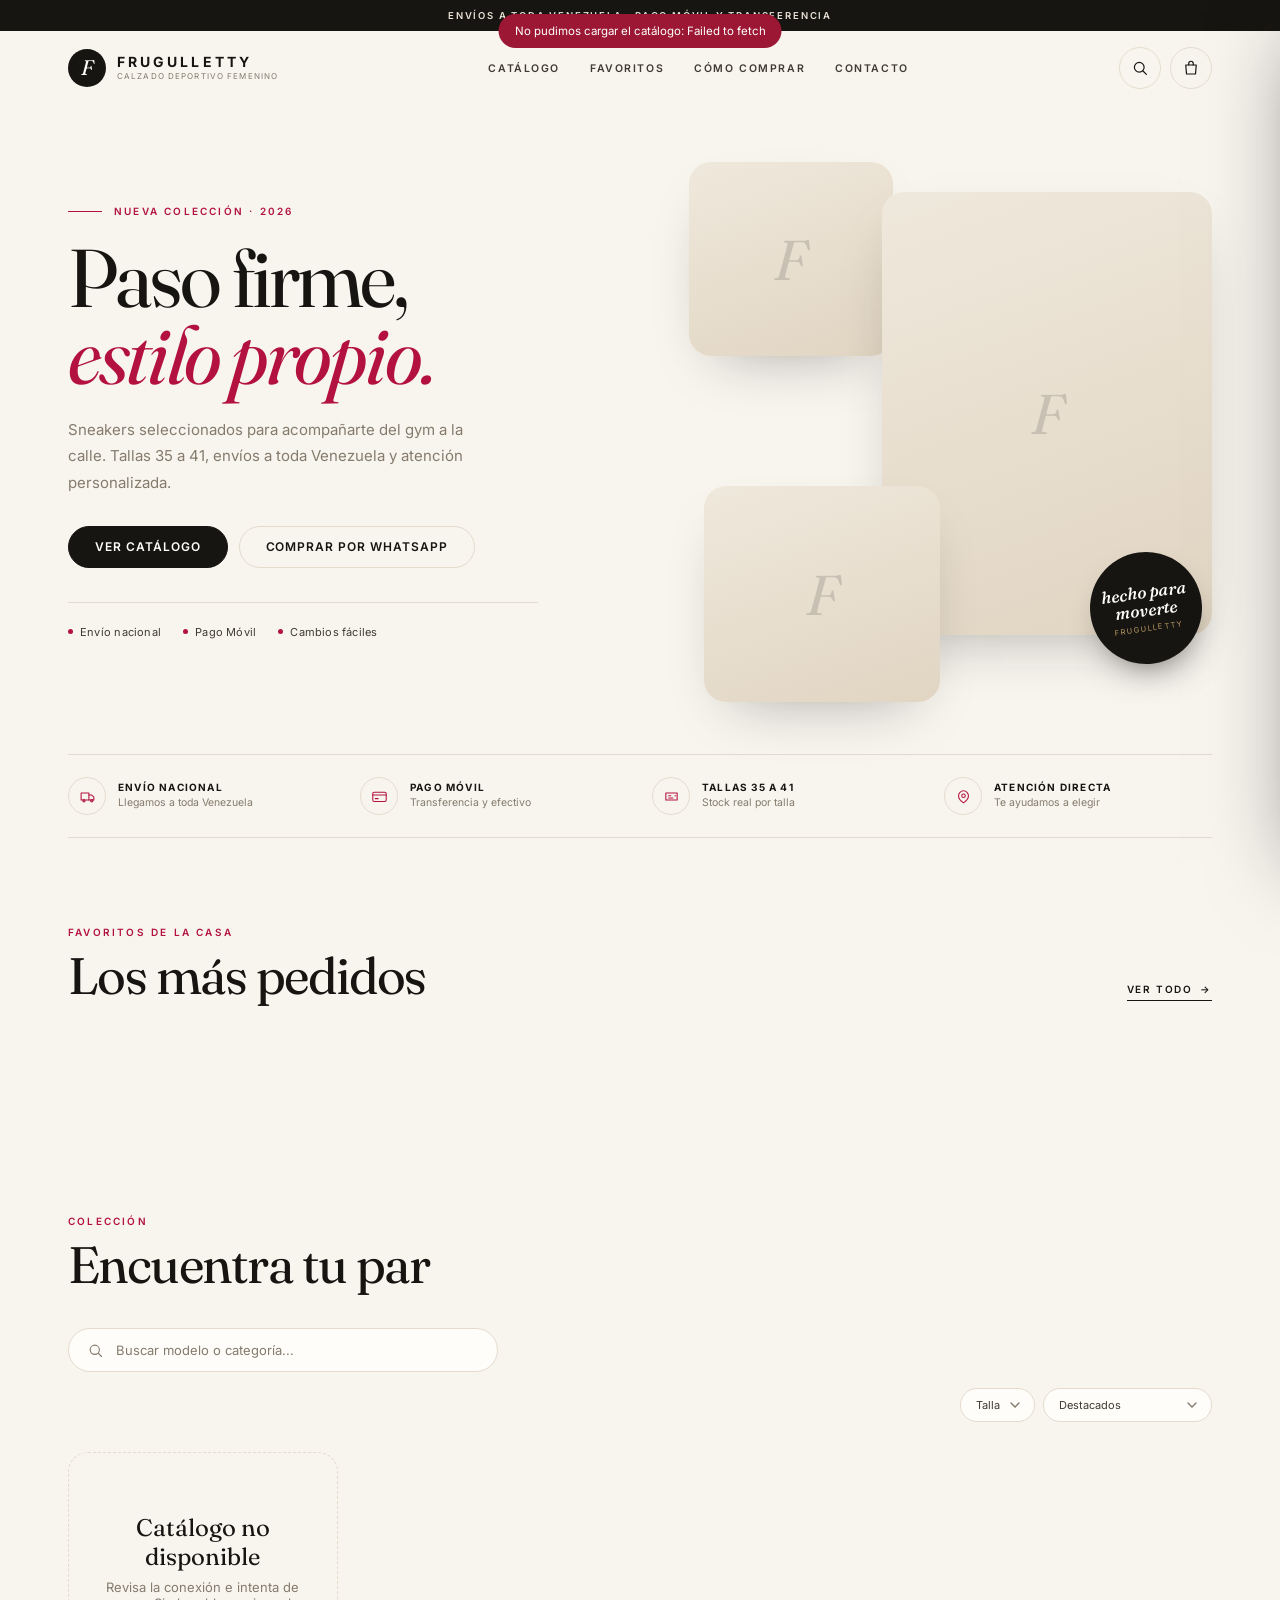
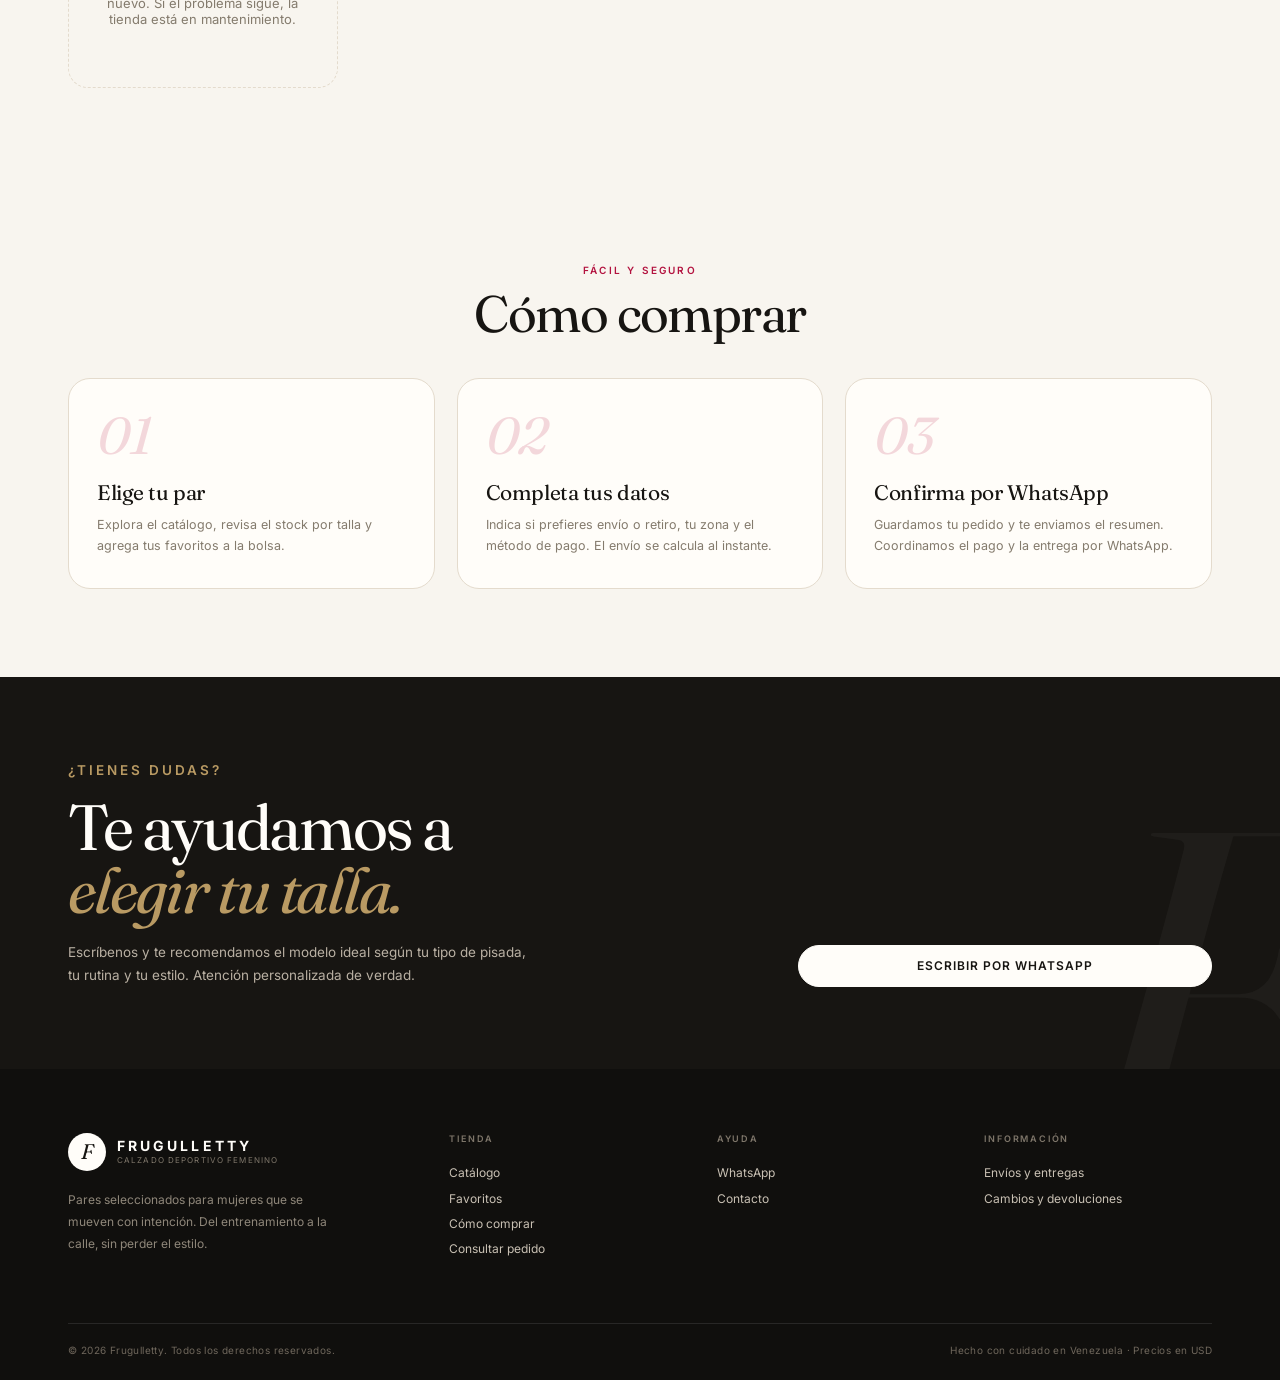
<file: index.html>
<!DOCTYPE html>
<html lang="es">
<head>
  <meta charset="UTF-8">
  <meta name="viewport" content="width=device-width, initial-scale=1, viewport-fit=cover">
  <meta name="theme-color" content="#f8f5ef">
  <link rel="icon" href="data:image/svg+xml,%3Csvg xmlns='http://www.w3.org/2000/svg' viewBox='0 0 64 64'%3E%3Crect width='64' height='64' rx='14' fill='%23b3123f'/%3E%3Ctext x='32' y='45' font-family='Georgia,serif' font-size='38' fill='%23fff' text-anchor='middle'%3EF%3C/text%3E%3C/svg%3E">
  <title>Frugulletty — Calzado deportivo femenino</title>
  <meta name="description" content="Sneakers seleccionados para acompañarte del gym a la calle. Tallas 35 a 41, envíos a toda Venezuela y pago móvil.">
  <meta property="og:title" content="Frugulletty — Calzado deportivo femenino">
  <meta property="og:description" content="Paso firme, estilo propio. Encuentra tu par y pide en línea.">
  <meta property="og:type" content="website">
  <link rel="preconnect" href="https://fonts.googleapis.com">
  <link rel="preconnect" href="https://fonts.gstatic.com" crossorigin>
  <link href="https://fonts.googleapis.com/css2?family=Fraunces:ital,opsz,wght@0,9..144,400;0,9..144,500;1,9..144,400;1,9..144,500&family=Inter:wght@400;500;600;700&display=swap" rel="stylesheet">
  <style>
/* ============================================================
   FRUGULLETTY — Tienda online
   Estilos base · diseño boutique limpio
   ============================================================ */

:root {
  --bg: #f8f5ef;
  --bg-2: #efe8dc;
  --surface: #fffdf9;
  --ink: #171512;
  --ink-2: #3f3a33;
  --muted: #847b6d;
  --line: #e4dbcd;
  --accent: #b3123f;
  --accent-2: #8e0d31;
  --gold: #b99a63;
  --ok: #2f7d4f;
  --warn: #a86b12;
  --radius: 20px;
  --radius-sm: 12px;
  --shadow: 0 24px 60px -30px rgba(23, 21, 18, .38);
  --serif: 'Fraunces', Georgia, 'Times New Roman', serif;
  --sans: 'Inter', -apple-system, BlinkMacSystemFont, 'Segoe UI', Roboto, sans-serif;
  --container: 1200px;
  --ease: cubic-bezier(.2, .65, .25, 1);
}

*,
*::before,
*::after { box-sizing: border-box; }

html { scroll-behavior: smooth; }

body {
  margin: 0;
  font-family: var(--sans);
  background: var(--bg);
  color: var(--ink);
  -webkit-font-smoothing: antialiased;
  text-rendering: optimizeLegibility;
}

img { max-width: 100%; display: block; }
button, input, select, textarea { font: inherit; color: inherit; }
button { cursor: pointer; border: 0; background: none; }
a { color: inherit; text-decoration: none; }
h1, h2, h3, h4, p, ul { margin: 0; }
ul { padding: 0; list-style: none; }
[hidden] { display: none !important; }

::selection { background: var(--accent); color: #fff; }

:focus-visible {
  outline: 2px solid var(--accent);
  outline-offset: 3px;
  border-radius: 4px;
}

.contenedor {
  width: 100%;
  max-width: var(--container);
  margin: 0 auto;
  padding: 0 28px;
}

.eyebrow {
  font-size: 10px;
  font-weight: 600;
  letter-spacing: .22em;
  text-transform: uppercase;
  color: var(--accent);
}

.eyebrow.claro { color: var(--gold); }

.muted { color: var(--muted); }

.btn {
  display: inline-flex;
  align-items: center;
  justify-content: center;
  gap: 9px;
  padding: 14px 26px;
  border-radius: 999px;
  font-size: 12px;
  font-weight: 600;
  letter-spacing: .08em;
  text-transform: uppercase;
  transition: background .25s var(--ease), color .25s var(--ease), border-color .25s, transform .25s, box-shadow .25s;
  border: 1px solid transparent;
  text-align: center;
  line-height: 1;
}

.btn:disabled { opacity: .55; cursor: not-allowed; }

.btn-primario {
  background: var(--ink);
  color: #fffdf9;
  border-color: var(--ink);
}
.btn-primario:hover:not(:disabled) {
  background: var(--accent);
  border-color: var(--accent);
  transform: translateY(-1px);
  box-shadow: 0 12px 24px -12px rgba(179, 18, 63, .5);
}

.btn-fantasma {
  background: transparent;
  color: var(--ink);
  border-color: var(--line);
}
.btn-fantasma:hover { border-color: var(--ink); background: var(--surface); }

.btn-claro {
  background: #fffdf9;
  color: var(--ink);
  border-color: #fffdf9;
}
.btn-claro:hover { background: var(--gold); border-color: var(--gold); color: var(--ink); }

.btn-linea-claro {
  background: transparent;
  color: #fffdf9;
  border-color: rgba(255, 253, 249, .35);
}
.btn-linea-claro:hover { border-color: #fffdf9; background: rgba(255, 253, 249, .08); }

.btn-ancho { width: 100%; }

.btn-texto {
  background: transparent;
  color: var(--muted);
  padding: 10px;
  letter-spacing: .04em;
  font-size: 11px;
}
.btn-texto:hover { color: var(--ink); }

.btn-suave {
  background: var(--bg);
  border-color: var(--line);
  color: var(--ink);
  padding: 10px 16px;
  font-size: 11px;
  border-radius: 10px;
  text-transform: none;
  letter-spacing: .02em;
}
.btn-suave:hover { border-color: var(--ink); background: #fff; }

.btn-peligro {
  background: #fbeaec;
  color: #9c1733;
  border-color: #f3cfd5;
  padding: 10px 16px;
  border-radius: 10px;
  font-size: 11px;
  text-transform: none;
  letter-spacing: .02em;
}
.btn-peligro:hover { background: #f7dce0; }

.icono-btn {
  width: 42px;
  height: 42px;
  border-radius: 50%;
  border: 1px solid var(--line);
  display: inline-flex;
  align-items: center;
  justify-content: center;
  background: transparent;
  transition: background .2s, border-color .2s, color .2s;
  flex: 0 0 auto;
}
.icono-btn:hover { border-color: var(--ink); background: var(--surface); }
.icono-btn svg { width: 18px; height: 18px; }

.solo-movil { display: none !important; }

/* ============ ANUNCIO ============ */
.anuncio {
  background: var(--ink);
  color: #e9e2d6;
  text-align: center;
  padding: 10px 16px;
  font-size: 9.5px;
  font-weight: 600;
  letter-spacing: .19em;
  text-transform: uppercase;
}

/* ============ CABECERA ============ */
.cabecera {
  position: sticky;
  top: 0;
  z-index: 50;
  background: rgba(248, 245, 239, .9);
  -webkit-backdrop-filter: blur(16px);
  backdrop-filter: blur(16px);
  border-bottom: 1px solid transparent;
  transition: border-color .3s, box-shadow .3s;
}
.cabecera.pegada {
  border-bottom-color: var(--line);
  box-shadow: 0 12px 30px -24px rgba(23, 21, 18, .35);
}
.cabecera-in {
  display: flex;
  align-items: center;
  justify-content: space-between;
  gap: 24px;
  height: 74px;
}
.marca { display: inline-flex; align-items: center; gap: 11px; }
.marca-simbolo {
  width: 38px;
  height: 38px;
  border-radius: 50%;
  background: var(--ink);
  color: #fffdf9;
  display: inline-flex;
  align-items: center;
  justify-content: center;
  font-family: var(--serif);
  font-size: 21px;
  font-style: italic;
  padding-bottom: 2px;
  flex: 0 0 auto;
}
.marca-texto { display: flex; flex-direction: column; gap: 2px; }
.marca-texto strong {
  font-size: 14px;
  font-weight: 700;
  letter-spacing: .22em;
  line-height: 1;
}
.marca-texto small {
  font-size: 8px;
  letter-spacing: .14em;
  text-transform: uppercase;
  color: var(--muted);
  white-space: nowrap;
}
.nav { display: flex; align-items: center; gap: 30px; }
.nav a {
  font-size: 10.5px;
  font-weight: 600;
  letter-spacing: .15em;
  text-transform: uppercase;
  position: relative;
  padding: 5px 0;
  color: var(--ink-2);
}
.nav a::after {
  content: '';
  position: absolute;
  left: 0;
  bottom: 0;
  width: 100%;
  height: 1px;
  background: var(--accent);
  transform: scaleX(0);
  transform-origin: left;
  transition: transform .25s var(--ease);
}
.nav a:hover { color: var(--ink); }
.nav a:hover::after { transform: scaleX(1); }
.cabecera-acciones { display: flex; align-items: center; gap: 9px; }
.btn-carrito { position: relative; }
.badge {
  position: absolute;
  top: -4px;
  right: -4px;
  min-width: 19px;
  height: 19px;
  border-radius: 999px;
  background: var(--accent);
  color: #fff;
  font-size: 10px;
  font-weight: 700;
  display: inline-flex;
  align-items: center;
  justify-content: center;
  padding: 0 5px;
  border: 2px solid var(--bg);
}

.menu-movil {
  position: fixed;
  inset: 64px 0 auto 0;
  z-index: 49;
  background: var(--bg);
  border-bottom: 1px solid var(--line);
  padding: 18px 24px 26px;
  display: flex;
  flex-direction: column;
  gap: 4px;
  box-shadow: 0 30px 50px -30px rgba(23, 21, 18, .45);
}
.menu-movil a {
  padding: 13px 4px;
  font-size: 12px;
  font-weight: 600;
  letter-spacing: .15em;
  text-transform: uppercase;
  border-bottom: 1px solid var(--line);
}
.menu-movil a:last-child { border-bottom: 0; }

/* ============ HERO ============ */
.hero { padding: 56px 0 0; overflow: hidden; }
.hero-in {
  display: grid;
  grid-template-columns: 1.04fr .96fr;
  gap: 54px;
  align-items: center;
  min-height: 540px;
}
.hero-texto { padding-bottom: 20px; }
.hero-texto .eyebrow {
  display: flex;
  align-items: center;
  gap: 12px;
  margin-bottom: 22px;
}
.hero-texto .eyebrow::before {
  content: '';
  width: 34px;
  height: 1px;
  background: var(--accent);
}
.hero h1 {
  font-family: var(--serif);
  font-weight: 400;
  font-size: clamp(46px, 6.4vw, 84px);
  line-height: .94;
  letter-spacing: -.035em;
}
.hero h1 em {
  font-style: italic;
  font-weight: 400;
  color: var(--accent);
}
.hero-desc {
  max-width: 430px;
  margin-top: 24px;
  font-size: 15px;
  line-height: 1.75;
  color: var(--muted);
}
.hero-cta { display: flex; flex-wrap: wrap; gap: 11px; margin-top: 30px; }
.hero-puntos {
  display: flex;
  flex-wrap: wrap;
  gap: 8px 22px;
  margin-top: 34px;
  padding-top: 22px;
  border-top: 1px solid var(--line);
  max-width: 470px;
}
.hero-puntos li {
  display: flex;
  align-items: center;
  gap: 7px;
  font-size: 11px;
  color: var(--ink-2);
  letter-spacing: .02em;
}
.hero-puntos li::before {
  content: '';
  width: 5px;
  height: 5px;
  border-radius: 50%;
  background: var(--accent);
  flex: 0 0 auto;
}

.hero-visual {
  position: relative;
  height: 540px;
  min-width: 0;
}
.hero-foto {
  position: absolute;
  overflow: hidden;
  border-radius: 22px;
  background: linear-gradient(160deg, #efe8dc, #e1d5c2);
  box-shadow: var(--shadow);
}
.hero-foto img {
  width: 100%;
  height: 100%;
  object-fit: cover;
  transition: transform 1s var(--ease);
}
.hero-foto:hover img { transform: scale(1.045); }
.hero-foto.foto-1 { right: 0; top: 30px; width: 63%; height: 82%; z-index: 2; }
.hero-foto.foto-2 { left: 0; top: 0; width: 39%; height: 36%; z-index: 1; }
.hero-foto.foto-3 { left: 3%; bottom: 0; width: 45%; height: 40%; z-index: 3; }
.hero-foto .sin-foto { position: absolute; inset: 0; display: grid; place-items: center; }
.hero-sello {
  position: absolute;
  right: 2%;
  bottom: 7%;
  z-index: 4;
  width: 112px;
  height: 112px;
  border-radius: 50%;
  background: var(--ink);
  color: #fffdf9;
  display: flex;
  flex-direction: column;
  align-items: center;
  justify-content: center;
  text-align: center;
  transform: rotate(-8deg);
  box-shadow: 0 18px 36px -18px rgba(23, 21, 18, .7);
  padding: 10px;
}
.hero-sello strong {
  font-family: var(--serif);
  font-size: 17px;
  font-style: italic;
  font-weight: 500;
  line-height: 1.05;
}
.hero-sello small {
  margin-top: 5px;
  font-size: 7.5px;
  letter-spacing: .16em;
  text-transform: uppercase;
  color: var(--gold);
}

.tira-confianza {
  display: grid;
  grid-template-columns: repeat(4, 1fr);
  gap: 24px;
  border-top: 1px solid var(--line);
  border-bottom: 1px solid var(--line);
  margin-top: 52px;
  padding: 22px 0;
}
.confianza {
  display: flex;
  align-items: center;
  gap: 12px;
  min-width: 0;
}
.confianza-ic {
  width: 38px;
  height: 38px;
  border-radius: 50%;
  border: 1px solid var(--line);
  display: grid;
  place-items: center;
  color: var(--accent);
  flex: 0 0 auto;
}
.confianza-ic svg { width: 17px; height: 17px; }
.confianza strong {
  display: block;
  font-size: 10px;
  letter-spacing: .12em;
  text-transform: uppercase;
  margin-bottom: 3px;
}
.confianza small { display: block; font-size: 10.5px; color: var(--muted); line-height: 1.35; }

/* ============ SECCIONES ============ */
.seccion { padding: 88px 0; }
.seccion-cab {
  display: flex;
  align-items: flex-end;
  justify-content: space-between;
  gap: 24px;
  margin-bottom: 38px;
}
.seccion-cab.centrado { justify-content: center; text-align: center; }
.seccion-cab h2 {
  font-family: var(--serif);
  font-weight: 400;
  font-size: clamp(32px, 4vw, 52px);
  line-height: 1;
  letter-spacing: -.03em;
  margin-top: 12px;
}
.enlace-flecha {
  display: inline-flex;
  align-items: center;
  gap: 8px;
  font-size: 10px;
  font-weight: 600;
  letter-spacing: .16em;
  text-transform: uppercase;
  padding-bottom: 5px;
  border-bottom: 1px solid var(--ink);
  white-space: nowrap;
  transition: color .2s, border-color .2s;
}
.enlace-flecha:hover { color: var(--accent); border-color: var(--accent); }
.enlace-flecha span { transition: transform .2s; }
.enlace-flecha:hover span { transform: translateX(3px); }
.catalogo-cuenta { font-size: 11px; color: var(--muted); letter-spacing: .04em; }

/* ============ PRODUCTOS ============ */
.grid-productos {
  display: grid;
  grid-template-columns: repeat(4, minmax(0, 1fr));
  gap: 34px 22px;
}
.producto { display: flex; flex-direction: column; min-width: 0; }
.producto-media {
  position: relative;
  aspect-ratio: 4 / 5;
  border-radius: 18px;
  overflow: hidden;
  background: linear-gradient(160deg, #efe8dc, #e2d6c4);
  cursor: pointer;
}
.producto-media img {
  width: 100%;
  height: 100%;
  object-fit: cover;
  transition: transform .8s var(--ease);
}
.producto-media:hover img { transform: scale(1.055); }
.producto-media::after {
  content: '';
  position: absolute;
  inset: auto 0 0 0;
  height: 30%;
  background: linear-gradient(transparent, rgba(23, 21, 18, .1));
  pointer-events: none;
}
.producto-mono {
  position: absolute;
  inset: 0;
  display: grid;
  place-items: center;
  font-family: var(--serif);
  font-size: 56px;
  font-style: italic;
  color: rgba(23, 21, 18, .15);
  z-index: 0;
}
.producto-media img { position: relative; z-index: 1; }
.etiqueta {
  position: absolute;
  top: 12px;
  left: 12px;
  z-index: 2;
  background: var(--ink);
  color: #fffdf9;
  font-size: 8.5px;
  font-weight: 700;
  letter-spacing: .14em;
  text-transform: uppercase;
  padding: 6px 9px;
  border-radius: 999px;
}
.etiqueta.oferta { background: var(--accent); }
.etiqueta.agotado { background: rgba(23, 21, 18, .82); }
.etiqueta.destacado { background: var(--gold); color: var(--ink); }
.quick-add {
  position: absolute;
  right: 12px;
  bottom: 12px;
  z-index: 2;
  width: 38px;
  height: 38px;
  border-radius: 50%;
  background: #fffdf9;
  color: var(--ink);
  display: grid;
  place-items: center;
  box-shadow: 0 8px 20px -8px rgba(23, 21, 18, .5);
  opacity: 0;
  transform: translateY(6px);
  transition: opacity .25s, transform .25s, background .2s;
}
.producto-media:hover .quick-add { opacity: 1; transform: translateY(0); }
.quick-add:hover { background: var(--accent); color: #fff; }
.quick-add svg { width: 16px; height: 16px; }

.producto-info { padding: 15px 2px 0; }
.producto-cat {
  font-size: 8.5px;
  letter-spacing: .16em;
  text-transform: uppercase;
  color: var(--muted);
}
.producto-nombre {
  font-size: 14.5px;
  font-weight: 600;
  letter-spacing: -.01em;
  margin: 5px 0 7px;
  line-height: 1.3;
}
.producto-precio { display: flex; align-items: baseline; gap: 8px; flex-wrap: wrap; }
.precio {
  font-size: 14.5px;
  font-weight: 700;
  letter-spacing: -.01em;
}
.precio-antes {
  font-size: 11.5px;
  color: var(--muted);
  text-decoration: line-through;
}
.precio-bs { font-size: 10px; color: var(--muted); width: 100%; }
.producto-tallas {
  font-size: 10px;
  color: var(--muted);
  margin-top: 7px;
  white-space: nowrap;
  overflow: hidden;
  text-overflow: ellipsis;
}
.producto-accion {
  margin-top: 11px;
  display: inline-flex;
  align-items: center;
  gap: 6px;
  font-size: 9.5px;
  font-weight: 700;
  letter-spacing: .14em;
  text-transform: uppercase;
  color: var(--ink);
  border-bottom: 1px solid var(--line);
  padding-bottom: 4px;
  width: fit-content;
  transition: color .2s, border-color .2s;
}
.producto-accion:hover { color: var(--accent); border-color: var(--accent); }
.producto-agotado .producto-media { opacity: .62; }
.producto-agotado .producto-accion { color: var(--muted); pointer-events: none; }

/* ============ FILTROS ============ */
.filtros { margin-bottom: 30px; }
.buscador {
  display: flex;
  align-items: center;
  gap: 10px;
  max-width: 430px;
  background: var(--surface);
  border: 1px solid var(--line);
  border-radius: 999px;
  padding: 12px 18px;
  transition: border-color .2s, box-shadow .2s;
}
.buscador:focus-within { border-color: var(--ink); box-shadow: 0 0 0 3px rgba(23, 21, 18, .05); }
.buscador svg { width: 17px; height: 17px; color: var(--muted); flex: 0 0 auto; }
.buscador input {
  border: 0;
  outline: 0;
  background: transparent;
  width: 100%;
  font-size: 13px;
}
.buscador input::placeholder { color: var(--muted); }
.filtros-fila {
  display: flex;
  align-items: center;
  justify-content: space-between;
  gap: 18px;
  margin-top: 16px;
  flex-wrap: wrap;
}
.chips {
  display: flex;
  align-items: center;
  gap: 7px;
  overflow-x: auto;
  padding-bottom: 3px;
  scrollbar-width: none;
}
.chips::-webkit-scrollbar { display: none; }
.chip {
  flex: 0 0 auto;
  font-size: 10px;
  font-weight: 600;
  letter-spacing: .1em;
  text-transform: uppercase;
  padding: 9px 15px;
  border-radius: 999px;
  border: 1px solid var(--line);
  color: var(--ink-2);
  background: transparent;
  transition: all .2s;
}
.chip:hover { border-color: var(--ink); color: var(--ink); }
.chip.activa { background: var(--ink); border-color: var(--ink); color: #fffdf9; }
.filtros-selects { display: flex; gap: 8px; flex-wrap: wrap; }
.select {
  appearance: none;
  -webkit-appearance: none;
  background-color: var(--surface);
  background-image: url("data:image/svg+xml,%3Csvg xmlns='http://www.w3.org/2000/svg' width='10' height='6' viewBox='0 0 10 6'%3E%3Cpath d='M1 1l4 4 4-4' fill='none' stroke='%23847b6d' stroke-width='1.4' stroke-linecap='round'/%3E%3C/svg%3E");
  background-repeat: no-repeat;
  background-position: right 14px center;
  border: 1px solid var(--line);
  border-radius: 999px;
  padding: 9px 34px 9px 15px;
  font-size: 11px;
  color: var(--ink-2);
  cursor: pointer;
}
.select:focus { outline: 0; border-color: var(--ink); }

.vacio {
  border: 1px dashed var(--line);
  border-radius: var(--radius);
  padding: 60px 24px;
  text-align: center;
  color: var(--muted);
  font-size: 13px;
}
.vacio strong {
  display: block;
  font-family: var(--serif);
  font-size: 24px;
  font-weight: 400;
  color: var(--ink);
  margin-bottom: 8px;
}

/* ============ PASOS ============ */
.pasos { display: grid; grid-template-columns: repeat(3, 1fr); gap: 22px; }
.paso {
  background: var(--surface);
  border: 1px solid var(--line);
  border-radius: 22px;
  padding: 30px 28px 32px;
  position: relative;
  overflow: hidden;
}
.paso-num {
  font-family: var(--serif);
  font-size: 52px;
  line-height: 1;
  color: rgba(179, 18, 63, .16);
  display: block;
  margin-bottom: 18px;
  font-style: italic;
}
.paso h3 {
  font-family: var(--serif);
  font-size: 21px;
  font-weight: 400;
  letter-spacing: -.02em;
  margin-bottom: 9px;
}
.paso p { font-size: 12.5px; line-height: 1.7; color: var(--muted); }

/* ============ CONTACTO ============ */
.contacto {
  background: var(--ink);
  color: #fffdf9;
  padding: 82px 0;
  position: relative;
  overflow: hidden;
}
.contacto::after {
  content: 'F';
  position: absolute;
  right: -40px;
  bottom: -150px;
  font-family: var(--serif);
  font-size: 460px;
  font-style: italic;
  color: rgba(255, 253, 249, .035);
  line-height: 1;
  pointer-events: none;
}
.contacto-in {
  display: grid;
  grid-template-columns: 1.25fr .75fr;
  gap: 40px;
  align-items: end;
  position: relative;
  z-index: 1;
}
.contacto h2 {
  font-family: var(--serif);
  font-weight: 400;
  font-size: clamp(36px, 5vw, 64px);
  line-height: .98;
  letter-spacing: -.035em;
  margin: 14px 0 20px;
}
.contacto h2 em { font-style: italic; color: var(--gold); }
.contacto p { max-width: 470px; color: #b9b0a3; font-size: 13.5px; line-height: 1.7; }
.contacto-acciones { display: flex; flex-direction: column; gap: 10px; }

/* ============ PIE ============ */
.pie { background: #100f0d; color: #b8b0a3; padding: 64px 0 24px; }
.pie-in {
  display: grid;
  grid-template-columns: 1.5fr repeat(3, 1fr);
  gap: 40px;
}
.pie-marca .marca-simbolo { background: #fffdf9; color: var(--ink); }
.pie-marca .marca-texto strong { color: #fffdf9; }
.pie-marca .marca-texto small { color: #7e766a; }
.pie-marca p {
  margin-top: 18px;
  font-size: 12px;
  line-height: 1.8;
  max-width: 280px;
  color: #8f877a;
}
.pie h4 {
  font-size: 9px;
  letter-spacing: .2em;
  text-transform: uppercase;
  color: #7e766a;
  margin-bottom: 16px;
  font-weight: 600;
}
.pie-col a, .pie-col span {
  display: block;
  font-size: 12px;
  line-height: 2.1;
  color: #c9c1b4;
}
.pie-col a:hover { color: #fffdf9; }
.pie-pie {
  grid-column: 1 / -1;
  border-top: 1px solid rgba(255, 253, 249, .1);
  margin-top: 22px;
  padding-top: 20px;
  display: flex;
  align-items: center;
  justify-content: space-between;
  gap: 16px;
  flex-wrap: wrap;
  font-size: 10px;
  color: #6f675c;
  letter-spacing: .04em;
}
.pie-pie a:hover { color: #c9c1b4; }

/* ============ CAPA + DRAWER ============ */
.capa {
  position: fixed;
  inset: 0;
  z-index: 80;
  background: rgba(23, 21, 18, .46);
  -webkit-backdrop-filter: blur(2px);
  backdrop-filter: blur(2px);
  opacity: 0;
  transition: opacity .3s;
}
.capa.visible { opacity: 1; }
body.bloqueado { overflow: hidden; }

.drawer {
  position: fixed;
  top: 0;
  right: 0;
  z-index: 90;
  height: 100dvh;
  width: min(430px, 100%);
  background: var(--surface);
  display: flex;
  flex-direction: column;
  transform: translateX(102%);
  transition: transform .38s var(--ease);
  box-shadow: -30px 0 80px -40px rgba(23, 21, 18, .5);
}
.drawer.abierto { transform: translateX(0); }
.drawer-cab {
  display: flex;
  align-items: flex-start;
  justify-content: space-between;
  gap: 16px;
  padding: 24px 24px 18px;
  border-bottom: 1px solid var(--line);
}
.drawer-cab h3 {
  font-family: var(--serif);
  font-size: 27px;
  font-weight: 400;
  letter-spacing: -.02em;
  margin-top: 5px;
}
.drawer-cab h3 span { font-family: var(--sans); font-size: 11px; color: var(--muted); letter-spacing: 0; }
.drawer-items { flex: 1; overflow-y: auto; padding: 4px 24px; }
.drawer-vacio {
  height: 100%;
  display: flex;
  flex-direction: column;
  align-items: center;
  justify-content: center;
  text-align: center;
  gap: 10px;
  color: var(--muted);
  padding: 40px 10px;
}
.drawer-vacio .icono-grande { font-size: 40px; opacity: .35; }
.drawer-vacio strong { font-family: var(--serif); font-size: 23px; font-weight: 400; color: var(--ink); }
.drawer-vacio p { font-size: 12.5px; line-height: 1.6; max-width: 220px; }

.item-carrito {
  display: grid;
  grid-template-columns: 82px 1fr auto;
  gap: 14px;
  padding: 18px 0;
  border-bottom: 1px solid var(--line);
}
.item-carrito-media {
  width: 82px;
  height: 100px;
  border-radius: 12px;
  overflow: hidden;
  background: linear-gradient(160deg, #efe8dc, #e2d6c4);
  position: relative;
}
.item-carrito-media img { width: 100%; height: 100%; object-fit: cover; }
.item-carrito-info { min-width: 0; display: flex; flex-direction: column; }
.item-carrito-cat { font-size: 8px; letter-spacing: .14em; text-transform: uppercase; color: var(--muted); }
.item-carrito-nombre { font-size: 13px; font-weight: 600; margin: 3px 0 3px; line-height: 1.3; }
.item-carrito-meta { font-size: 10.5px; color: var(--muted); }
.item-carrito-cant {
  display: inline-flex;
  align-items: center;
  border: 1px solid var(--line);
  border-radius: 999px;
  margin-top: auto;
  width: fit-content;
}
.item-carrito-cant button {
  width: 26px;
  height: 26px;
  display: grid;
  place-items: center;
  font-size: 14px;
  color: var(--ink-2);
}
.item-carrito-cant button:hover { color: var(--accent); }
.item-carrito-cant span { min-width: 20px; text-align: center; font-size: 11px; font-weight: 600; }
.item-carrito-der { display: flex; flex-direction: column; align-items: flex-end; justify-content: space-between; gap: 10px; }
.item-carrito-precio { font-size: 12.5px; font-weight: 700; white-space: nowrap; }
.item-carrito-quitar { font-size: 9px; color: var(--muted); text-decoration: underline; text-underline-offset: 3px; }
.item-carrito-quitar:hover { color: var(--accent); }
.drawer-pie { border-top: 1px solid var(--line); padding: 18px 24px calc(20px + env(safe-area-inset-bottom)); }
.resumen-linea { display: flex; align-items: center; justify-content: space-between; font-size: 12.5px; margin-bottom: 8px; }
.resumen-linea strong { font-size: 15px; }
.resumen-linea.pequena { color: var(--muted); font-size: 11px; margin-bottom: 16px; }

/* ============ MODAL ============ */
.modal {
  position: fixed;
  inset: 0;
  z-index: 100;
  display: grid;
  place-items: center;
  padding: 22px;
}
.modal-fondo {
  position: absolute;
  inset: 0;
  background: rgba(23, 21, 18, .55);
  -webkit-backdrop-filter: blur(3px);
  backdrop-filter: blur(3px);
}
.modal-card {
  position: relative;
  width: 100%;
  max-width: 960px;
  max-height: 92dvh;
  overflow-y: auto;
  background: var(--surface);
  border-radius: 26px;
  box-shadow: 0 40px 120px -40px rgba(0, 0, 0, .6);
  animation: modalEntra .32s var(--ease);
}
@keyframes modalEntra {
  from { opacity: 0; transform: translateY(14px) scale(.985); }
  to { opacity: 1; transform: none; }
}
.modal-cerrar {
  position: absolute;
  top: 14px;
  right: 14px;
  z-index: 5;
  width: 38px;
  height: 38px;
  border-radius: 50%;
  background: rgba(255, 253, 249, .9);
  border: 1px solid var(--line);
  display: grid;
  place-items: center;
  font-size: 14px;
  -webkit-backdrop-filter: blur(8px);
  backdrop-filter: blur(8px);
}
.modal-cerrar:hover { background: var(--ink); color: #fff; border-color: var(--ink); }

.modal-producto { display: grid; grid-template-columns: 1.02fr .98fr; }
.modal-producto-media {
  position: relative;
  background: linear-gradient(160deg, #efe8dc, #e2d6c4);
  min-height: 480px;
  overflow: hidden;
}
.modal-producto-media img { width: 100%; height: 100%; object-fit: cover; position: absolute; inset: 0; }
.modal-producto-media .producto-mono { font-size: 90px; }
.modal-producto-info { padding: 40px 38px 34px; }
.modal-producto-info .producto-cat { margin-bottom: 8px; }
.modal-producto-info h2 {
  font-family: var(--serif);
  font-size: clamp(28px, 3vw, 38px);
  font-weight: 400;
  letter-spacing: -.025em;
  line-height: 1.06;
  margin-bottom: 12px;
}
.modal-precio { display: flex; align-items: baseline; gap: 10px; flex-wrap: wrap; margin-bottom: 6px; }
.modal-precio .precio { font-size: 22px; }
.modal-precio .precio-antes { font-size: 14px; }
.modal-precio .precio-bs { width: 100%; font-size: 11px; }
.modal-desc { font-size: 12.5px; line-height: 1.7; color: var(--muted); margin: 14px 0 20px; }
.modal-etiqueta {
  display: flex;
  align-items: center;
  justify-content: space-between;
  gap: 12px;
  font-size: 10px;
  font-weight: 600;
  letter-spacing: .14em;
  text-transform: uppercase;
  margin-bottom: 10px;
}
.modal-etiqueta span { color: var(--muted); font-weight: 400; letter-spacing: 0; text-transform: none; font-size: 10.5px; }
.tallas-grid { display: flex; flex-wrap: wrap; gap: 7px; margin-bottom: 22px; }
.talla-btn {
  min-width: 46px;
  height: 42px;
  padding: 0 12px;
  border: 1px solid var(--line);
  border-radius: 10px;
  font-size: 12px;
  font-weight: 500;
  background: transparent;
  transition: all .18s;
}
.talla-btn:hover:not(:disabled) { border-color: var(--ink); }
.talla-btn.activa { background: var(--ink); border-color: var(--ink); color: #fffdf9; }
.talla-btn:disabled { opacity: .32; text-decoration: line-through; cursor: not-allowed; }
.modal-compra { display: flex; gap: 10px; align-items: stretch; }
.cantidad-control {
  display: inline-flex;
  align-items: center;
  border: 1px solid var(--line);
  border-radius: 999px;
  flex: 0 0 auto;
}
.cantidad-control button { width: 34px; height: 46px; display: grid; place-items: center; font-size: 16px; }
.cantidad-control button:hover { color: var(--accent); }
.cantidad-control span { min-width: 24px; text-align: center; font-size: 13px; font-weight: 600; }
.modal-compra .btn { flex: 1; }
.modal-meta {
  margin-top: 20px;
  padding-top: 18px;
  border-top: 1px solid var(--line);
  display: grid;
  gap: 8px;
}
.modal-meta li { display: flex; align-items: center; gap: 8px; font-size: 10.5px; color: var(--muted); }
.modal-meta li::before { content: '✓'; color: var(--accent); font-size: 10px; }

/* ============ CHECKOUT ============ */
.modal-checkout { max-width: 800px; }
.checkout-cab { padding: 30px 34px 0; }
.checkout-cab h2 {
  font-family: var(--serif);
  font-size: 32px;
  font-weight: 400;
  letter-spacing: -.025em;
  margin: 6px 0 4px;
}
.checkout-cab p { font-size: 12px; color: var(--muted); }
.checkout-cuerpo { padding: 24px 34px 34px; display: grid; gap: 22px; }
.form-bloque h3 {
  font-size: 10px;
  font-weight: 700;
  letter-spacing: .16em;
  text-transform: uppercase;
  color: var(--muted);
  margin-bottom: 12px;
  display: flex;
  align-items: center;
  gap: 10px;
}
.form-bloque h3::after { content: ''; height: 1px; flex: 1; background: var(--line); }
.form-grid { display: grid; grid-template-columns: 1fr 1fr; gap: 12px; }
.form-grid .ancho { grid-column: 1 / -1; }
.campo { display: flex; flex-direction: column; gap: 6px; min-width: 0; }
.campo label { font-size: 9.5px; font-weight: 600; letter-spacing: .1em; text-transform: uppercase; color: var(--muted); }
.campo input, .campo select, .campo textarea {
  width: 100%;
  border: 1px solid var(--line);
  border-radius: 10px;
  background: #fff;
  padding: 12px 13px;
  font-size: 13px;
  transition: border-color .2s, box-shadow .2s;
  min-width: 0;
}
.campo input:focus, .campo select:focus, .campo textarea:focus {
  outline: 0;
  border-color: var(--ink);
  box-shadow: 0 0 0 3px rgba(23, 21, 18, .05);
}
.campo textarea { resize: vertical; min-height: 76px; }
.campo .error-campo { font-size: 10.5px; color: var(--accent); }

.segmento { display: grid; grid-template-columns: 1fr 1fr; gap: 8px; }
.segmento label {
  border: 1px solid var(--line);
  border-radius: 12px;
  padding: 13px 14px;
  cursor: pointer;
  font-size: 12px;
  display: flex;
  align-items: center;
  gap: 9px;
  transition: all .18s;
}
.segmento input { accent-color: var(--accent); }
.segmento label:has(input:checked) { border-color: var(--ink); background: var(--bg); }

.pagos { display: grid; grid-template-columns: repeat(3, 1fr); gap: 8px; }
.pago-opcion {
  position: relative;
  border: 1px solid var(--line);
  border-radius: 12px;
  padding: 13px 12px;
  cursor: pointer;
  font-size: 11.5px;
  line-height: 1.35;
  transition: all .18s;
  display: flex;
  align-items: center;
  gap: 8px;
}
.pago-opcion input { accent-color: var(--accent); flex: 0 0 auto; }
.pago-opcion:has(input:checked) { border-color: var(--accent); background: rgba(179, 18, 63, .045); }
.pago-info {
  margin-top: 10px;
  background: var(--bg);
  border: 1px solid var(--line);
  border-radius: 12px;
  padding: 14px 16px;
  font-size: 11.5px;
  line-height: 1.75;
  color: var(--ink-2);
}
.pago-info strong { color: var(--ink); }
.pago-info code {
  font-family: ui-monospace, SFMono-Regular, Menlo, monospace;
  font-size: 11px;
  background: #fff;
  padding: 2px 6px;
  border-radius: 5px;
  border: 1px solid var(--line);
}

.totales {
  background: var(--ink);
  color: #fffdf9;
  border-radius: 16px;
  padding: 20px 22px;
}
.totales-linea { display: flex; justify-content: space-between; align-items: center; font-size: 12px; color: #b9b0a3; margin-bottom: 8px; }
.totales-linea strong { color: #fffdf9; }
.totales-total {
  display: flex;
  justify-content: space-between;
  align-items: baseline;
  border-top: 1px solid rgba(255, 253, 249, .16);
  margin-top: 12px;
  padding-top: 14px;
  gap: 10px;
}
.totales-total span { font-size: 10px; letter-spacing: .16em; text-transform: uppercase; color: var(--gold); }
.totales-total strong { font-family: var(--serif); font-size: 30px; font-weight: 400; letter-spacing: -.02em; }
.totales-bs { text-align: right; font-size: 10.5px; color: #8f877a; margin-top: 2px; }
.checkout-acciones { display: flex; gap: 10px; align-items: center; }
.checkout-acciones .btn { flex: 1; }
.checkout-nota { font-size: 10px; color: var(--muted); line-height: 1.6; margin-top: 2px; }

/* ============ ÉXITO / SEGUIMIENTO ============ */
.modal-exito { max-width: 540px; text-align: center; }
.exito-cuerpo { padding: 44px 36px 36px; }
.exito-icono {
  width: 66px;
  height: 66px;
  border-radius: 50%;
  background: rgba(47, 125, 79, .1);
  color: var(--ok);
  display: grid;
  place-items: center;
  margin: 0 auto 20px;
  font-size: 26px;
}
.exito-cuerpo h2 {
  font-family: var(--serif);
  font-size: 34px;
  font-weight: 400;
  letter-spacing: -.03em;
  margin-bottom: 8px;
}
.exito-cuerpo > p { font-size: 12.5px; line-height: 1.7; color: var(--muted); }
.exito-id {
  display: inline-flex;
  align-items: center;
  gap: 10px;
  margin: 18px 0 22px;
  padding: 10px 16px;
  border: 1px dashed var(--line);
  border-radius: 10px;
  font-family: ui-monospace, SFMono-Regular, Menlo, monospace;
  font-size: 13px;
  letter-spacing: .06em;
  background: var(--bg);
}
.exito-resumen {
  text-align: left;
  border-top: 1px solid var(--line);
  border-bottom: 1px solid var(--line);
  padding: 16px 0;
  margin-bottom: 20px;
  max-height: 190px;
  overflow-y: auto;
}
.exito-item { display: flex; justify-content: space-between; gap: 12px; font-size: 11.5px; padding: 5px 0; color: var(--ink-2); }
.exito-item span:last-child { white-space: nowrap; font-weight: 600; }
.exito-total { display: flex; justify-content: space-between; align-items: baseline; margin-bottom: 22px; }
.exito-total span { font-size: 10px; letter-spacing: .16em; text-transform: uppercase; color: var(--muted); }
.exito-total strong { font-family: var(--serif); font-size: 28px; font-weight: 400; }
.exito-acciones { display: grid; gap: 8px; }
.exito-secundario { display: flex; gap: 8px; }
.exito-secundario .btn { flex: 1; }
.exito-nota { font-size: 10px; color: var(--muted); margin-top: 14px; line-height: 1.6; }

/* ============ SEGUIMIENTO ============ */
.seguimiento-cuerpo { padding: 38px 34px 32px; }
.seguimiento-cuerpo h2 {
  font-family: var(--serif);
  font-size: 30px;
  font-weight: 400;
  letter-spacing: -.025em;
  margin: 4px 0 6px;
}
.seguimiento-cuerpo > p { font-size: 12px; color: var(--muted); line-height: 1.6; margin-bottom: 20px; }
.seguimiento-form { display: grid; grid-template-columns: 1fr 1fr auto; gap: 8px; align-items: end; }
.seguimiento-resultado { margin-top: 24px; border-top: 1px solid var(--line); padding-top: 22px; }
.linea-tiempo { display: flex; gap: 0; margin: 22px 0 24px; }
.etapa { flex: 1; text-align: center; position: relative; font-size: 9px; letter-spacing: .06em; text-transform: uppercase; color: var(--muted); }
.etapa::before {
  content: '';
  display: block;
  width: 13px;
  height: 13px;
  border-radius: 50%;
  border: 1px solid var(--line);
  background: var(--surface);
  margin: 0 auto 8px;
  position: relative;
  z-index: 2;
}
.etapa::after {
  content: '';
  position: absolute;
  top: 6px;
  left: 50%;
  width: 100%;
  height: 1px;
  background: var(--line);
  z-index: 1;
}
.etapa:last-child::after { display: none; }
.etapa.hecha { color: var(--ink); }
.etapa.hecha::before { background: var(--accent); border-color: var(--accent); }
.etapa.hecha::after { background: var(--accent); }
.etapa.cancelada::before { background: #9c1733; border-color: #9c1733; }

.resultado-cab {
  display: flex;
  justify-content: space-between;
  align-items: center;
  gap: 12px;
  flex-wrap: wrap;
  margin-bottom: 14px;
}
.resultado-id { font-family: ui-monospace, monospace; font-size: 12px; letter-spacing: .05em; }
.estado-badge {
  display: inline-flex;
  align-items: center;
  gap: 6px;
  font-size: 9px;
  font-weight: 700;
  letter-spacing: .1em;
  text-transform: uppercase;
  padding: 6px 10px;
  border-radius: 999px;
  background: var(--bg);
  border: 1px solid var(--line);
}
.estado-badge::before { content: ''; width: 5px; height: 5px; border-radius: 50%; background: currentColor; }
.estado-pendiente { color: var(--warn); background: #fbf3e2; border-color: #f0dfbb; }
.estado-confirmado { color: #1d5f8a; background: #e9f2f8; border-color: #cfe2ef; }
.estado-enviado { color: #6a3d9a; background: #f2ecf9; border-color: #e0d2f0; }
.estado-entregado { color: var(--ok); background: #eaf5ee; border-color: #cfe8d8; }
.estado-cancelado { color: #9c1733; background: #fbeaec; border-color: #f3cfd5; }

/* ============ TOAST / AVISO ============ */
.toast {
  position: fixed;
  left: 50%;
  bottom: 26px;
  transform: translate(-50%, 14px);
  z-index: 200;
  background: var(--ink);
  color: #fffdf9;
  padding: 13px 20px;
  border-radius: 999px;
  font-size: 12px;
  letter-spacing: .02em;
  box-shadow: 0 18px 40px -18px rgba(0, 0, 0, .6);
  opacity: 0;
  transition: opacity .25s, transform .25s;
  max-width: calc(100vw - 32px);
  text-align: center;
}
.toast.visible { opacity: 1; transform: translate(-50%, 0); }
.toast.error { background: #9c1733; }
.toast.ok { background: var(--ok); }

.aviso-conexion {
  position: fixed;
  top: 14px;
  left: 50%;
  transform: translateX(-50%);
  z-index: 210;
  background: #9c1733;
  color: #fff;
  font-size: 11.5px;
  padding: 10px 16px;
  border-radius: 999px;
  box-shadow: var(--shadow);
  max-width: calc(100vw - 32px);
  text-align: center;
}
.demo-chip {
  position: fixed;
  left: 14px;
  bottom: 14px;
  z-index: 60;
  background: var(--gold);
  color: var(--ink);
  font-size: 8.5px;
  font-weight: 700;
  letter-spacing: .14em;
  text-transform: uppercase;
  padding: 7px 11px;
  border-radius: 999px;
  box-shadow: 0 8px 18px -10px rgba(23, 21, 18, .5);
}

/* ============================================================
   ADMIN
   ============================================================ */
#vista-admin { min-height: 100dvh; background: #f3efe7; padding-bottom: 70px; }
.admin-top {
  background: var(--ink);
  color: #fffdf9;
  position: sticky;
  top: 0;
  z-index: 40;
}
.admin-top-in {
  display: flex;
  align-items: center;
  justify-content: space-between;
  gap: 20px;
  min-height: 68px;
  flex-wrap: wrap;
  padding-top: 10px;
  padding-bottom: 10px;
}
.admin-marca { display: flex; align-items: center; gap: 10px; }
.admin-marca .marca-simbolo { background: #fffdf9; color: var(--ink); width: 32px; height: 32px; font-size: 18px; }
.admin-marca strong { font-size: 12px; letter-spacing: .2em; }
.admin-marca small { display: block; font-size: 7.5px; letter-spacing: .14em; text-transform: uppercase; color: #9b9285; margin-top: 2px; }
.admin-nav { display: flex; gap: 3px; flex-wrap: wrap; }
.admin-nav button {
  color: #b8b0a3;
  font-size: 9.5px;
  font-weight: 600;
  letter-spacing: .12em;
  text-transform: uppercase;
  padding: 9px 13px;
  border-radius: 999px;
  transition: all .18s;
}
.admin-nav button:hover { color: #fffdf9; background: rgba(255, 253, 249, .07); }
.admin-nav button.activo { background: #fffdf9; color: var(--ink); }
.admin-salir { display: flex; align-items: center; gap: 9px; }
.admin-salir .btn { padding: 9px 14px; font-size: 9px; border-color: rgba(255, 253, 249, .3); color: #fffdf9; background: transparent; }
.admin-salir .btn:hover { background: rgba(255, 253, 249, .1); }

.admin-main { width: 100%; max-width: 1120px; margin: 0 auto; padding: 32px 24px 0; }
.admin-cab { display: flex; align-items: flex-end; justify-content: space-between; gap: 18px; flex-wrap: wrap; margin-bottom: 24px; }
.admin-cab h1 {
  font-family: var(--serif);
  font-size: 34px;
  font-weight: 400;
  letter-spacing: -.03em;
  margin-top: 6px;
}
.admin-cab p { font-size: 12px; color: var(--muted); margin-top: 5px; }
.admin-acciones { display: flex; gap: 8px; flex-wrap: wrap; }

.stats { display: grid; grid-template-columns: repeat(4, 1fr); gap: 14px; margin-bottom: 26px; }
.stat {
  background: var(--surface);
  border: 1px solid var(--line);
  border-radius: 16px;
  padding: 18px 18px 16px;
}
.stat span { font-size: 8.5px; font-weight: 700; letter-spacing: .14em; text-transform: uppercase; color: var(--muted); }
.stat strong { display: block; font-family: var(--serif); font-size: 30px; font-weight: 400; letter-spacing: -.02em; margin-top: 7px; }
.stat small { display: block; font-size: 10px; color: var(--muted); margin-top: 3px; }
.stat.destacado { background: var(--ink); border-color: var(--ink); color: #fffdf9; }
.stat.destacado span { color: var(--gold); }
.stat.destacado small { color: #9b9285; }

.admin-filtros { display: flex; gap: 7px; flex-wrap: wrap; margin-bottom: 16px; }
.admin-filtros button {
  font-size: 9.5px;
  font-weight: 600;
  letter-spacing: .1em;
  text-transform: uppercase;
  padding: 8px 13px;
  border-radius: 999px;
  border: 1px solid var(--line);
  background: var(--surface);
  color: var(--ink-2);
}
.admin-filtros button.activo { background: var(--ink); border-color: var(--ink); color: #fffdf9; }

.pedido-card {
  background: var(--surface);
  border: 1px solid var(--line);
  border-radius: 16px;
  padding: 18px 20px;
  margin-bottom: 12px;
}
.pedido-cab { display: flex; align-items: center; justify-content: space-between; gap: 12px; flex-wrap: wrap; margin-bottom: 12px; }
.pedido-id { display: flex; align-items: center; gap: 10px; flex-wrap: wrap; }
.pedido-id code { font-family: ui-monospace, monospace; font-size: 12px; letter-spacing: .04em; font-weight: 700; }
.pedido-fecha { font-size: 10px; color: var(--muted); }
.pedido-cuerpo { display: grid; grid-template-columns: 1.2fr .8fr; gap: 18px; }
.pedido-cliente { font-size: 11.5px; line-height: 1.75; color: var(--ink-2); }
.pedido-cliente strong { display: block; font-size: 13px; color: var(--ink); margin-bottom: 2px; }
.pedido-cliente .mini { font-size: 10px; color: var(--muted); }
.pedido-items { font-size: 11px; line-height: 1.7; color: var(--ink-2); }
.pedido-items li { display: flex; justify-content: space-between; gap: 10px; padding: 2px 0; }
.pedido-items li span:last-child { white-space: nowrap; color: var(--muted); }
.pedido-pie {
  display: flex;
  align-items: center;
  justify-content: space-between;
  gap: 12px;
  flex-wrap: wrap;
  border-top: 1px solid var(--line);
  margin-top: 14px;
  padding-top: 13px;
}
.pedido-total { font-size: 11px; color: var(--muted); }
.pedido-total strong { font-size: 16px; color: var(--ink); margin-left: 6px; }
.pedido-control { display: flex; align-items: center; gap: 8px; flex-wrap: wrap; }
.pedido-control .select { padding-top: 8px; padding-bottom: 8px; font-size: 10px; }
.pedido-wa {
  width: 34px;
  height: 34px;
  border-radius: 50%;
  display: grid;
  place-items: center;
  background: #eaf5ee;
  color: var(--ok);
  border: 1px solid #cfe8d8;
}
.pedido-wa:hover { background: var(--ok); color: #fff; }
.pedido-wa svg { width: 15px; height: 15px; }
.pedido-nota { margin-top: 10px; font-size: 10.5px; color: var(--muted); background: var(--bg); border-radius: 8px; padding: 9px 11px; line-height: 1.6; }
.vacio-admin { background: var(--surface); border: 1px dashed var(--line); border-radius: 16px; padding: 54px 20px; text-align: center; color: var(--muted); font-size: 12px; }
.vacio-admin strong { display: block; font-family: var(--serif); font-size: 24px; color: var(--ink); font-weight: 400; margin-bottom: 6px; }

.admin-tabla { background: var(--surface); border: 1px solid var(--line); border-radius: 16px; overflow: hidden; }
.admin-tabla-cab, .admin-fila {
  display: grid;
  grid-template-columns: 56px 1.7fr .8fr .7fr .7fr auto;
  gap: 12px;
  align-items: center;
  padding: 12px 16px;
}
.admin-tabla-cab {
  font-size: 8px;
  font-weight: 700;
  letter-spacing: .14em;
  text-transform: uppercase;
  color: var(--muted);
  border-bottom: 1px solid var(--line);
  background: var(--bg);
}
.admin-fila { border-bottom: 1px solid var(--line); font-size: 11.5px; }
.admin-fila:last-child { border-bottom: 0; }
.admin-fila:hover { background: rgba(239, 232, 220, .25); }
.admin-prod-mini { display: flex; align-items: center; gap: 10px; min-width: 0; }
.admin-prod-img { width: 46px; height: 56px; border-radius: 8px; overflow: hidden; background: var(--bg-2); flex: 0 0 auto; }
.admin-prod-img img { width: 100%; height: 100%; object-fit: cover; }
.admin-prod-nombre { min-width: 0; }
.admin-prod-nombre strong { display: block; font-size: 11.5px; white-space: nowrap; overflow: hidden; text-overflow: ellipsis; }
.admin-prod-nombre small { color: var(--muted); font-size: 9px; }
.admin-fila .cod { font-family: ui-monospace, monospace; font-size: 9.5px; color: var(--muted); }
.admin-fila .precio-celda { font-weight: 700; }
.admin-fila .stock-celda { font-size: 10px; }
.admin-fila .stock-celda.bajo { color: #9c1733; font-weight: 700; }
.admin-fila-acciones { display: flex; gap: 5px; justify-content: flex-end; }
.admin-fila-acciones button {
  width: 30px;
  height: 30px;
  border-radius: 8px;
  border: 1px solid var(--line);
  display: grid;
  place-items: center;
  font-size: 12px;
  color: var(--ink-2);
}
.admin-fila-acciones button:hover { border-color: var(--ink); background: var(--bg); }
.admin-fila-acciones button.eliminar:hover { border-color: #9c1733; color: #9c1733; background: #fbeaec; }

.admin-login { max-width: 400px; margin: 8vh auto 0; background: var(--surface); border: 1px solid var(--line); border-radius: 22px; padding: 36px 32px; box-shadow: var(--shadow); }
.admin-login .marca-simbolo { margin-bottom: 20px; }
.admin-login h1 { font-family: var(--serif); font-size: 30px; font-weight: 400; letter-spacing: -.03em; margin-bottom: 5px; }
.admin-login p { font-size: 11.5px; color: var(--muted); line-height: 1.6; margin-bottom: 22px; }
.admin-login .campo { margin-bottom: 12px; }
.admin-error { background: #fbeaec; color: #9c1733; border: 1px solid #f3cfd5; border-radius: 9px; padding: 9px 12px; font-size: 11px; margin-bottom: 12px; line-height: 1.5; }

.admin-form { background: var(--surface); border: 1px solid var(--line); border-radius: 18px; padding: 24px; }
.admin-form h2 { font-family: var(--serif); font-size: 23px; font-weight: 400; letter-spacing: -.02em; margin-bottom: 4px; }
.admin-form > p { font-size: 11px; color: var(--muted); margin-bottom: 20px; }
.admin-form .form-grid { gap: 14px; }
.admin-form textarea { min-height: 96px; }
.admin-check { display: flex; align-items: center; gap: 9px; font-size: 11.5px; padding: 10px 0; }
.admin-check input { accent-color: var(--accent); width: 16px; height: 16px; }
.admin-bloque { border-top: 1px solid var(--line); margin-top: 22px; padding-top: 22px; }
.admin-bloque h3 { font-size: 9px; font-weight: 700; letter-spacing: .16em; text-transform: uppercase; color: var(--muted); margin-bottom: 14px; display: flex; align-items: center; gap: 10px; }
.admin-bloque h3::after { content: ''; height: 1px; flex: 1; background: var(--line); }
.admin-grid-2 { display: grid; grid-template-columns: 1fr 1fr; gap: 14px; }
.admin-pie-form { display: flex; justify-content: flex-end; gap: 8px; margin-top: 22px; padding-top: 18px; border-top: 1px solid var(--line); }

.tallas-admin { display: grid; gap: 8px; }
.talla-fila { display: grid; grid-template-columns: 70px 1fr auto; gap: 8px; align-items: center; }
.talla-fila input { padding: 9px 11px; border: 1px solid var(--line); border-radius: 8px; font-size: 12px; background: #fff; }
.talla-fila button { width: 30px; height: 30px; border-radius: 8px; border: 1px solid var(--line); display: grid; place-items: center; color: var(--muted); }
.talla-fila button:hover { border-color: #9c1733; color: #9c1733; }
.zona-fila { display: grid; grid-template-columns: 1fr 110px auto; gap: 8px; align-items: center; margin-bottom: 8px; }
.zona-fila input { padding: 9px 11px; border: 1px solid var(--line); border-radius: 8px; font-size: 12px; background: #fff; }
.zona-fila button { width: 30px; height: 30px; border-radius: 8px; border: 1px solid var(--line); display: grid; place-items: center; color: var(--muted); }
.zona-fila button:hover { border-color: #9c1733; color: #9c1733; }
.admin-ayuda { font-size: 10px; color: var(--muted); line-height: 1.6; margin-top: 5px; }

.admin-toast {
  position: fixed;
  right: 20px;
  bottom: 20px;
  z-index: 120;
  background: var(--ink);
  color: #fffdf9;
  border-radius: 12px;
  padding: 13px 18px;
  font-size: 11.5px;
  box-shadow: var(--shadow);
  opacity: 0;
  transform: translateY(8px);
  transition: all .25s;
  pointer-events: none;
}
.admin-toast.visible { opacity: 1; transform: none; }
.admin-toast.ok { background: var(--ok); }
.admin-toast.error { background: #9c1733; }

/* ============ RESPONSIVE ============ */
@media (max-width: 1080px) {
  .grid-productos { grid-template-columns: repeat(3, minmax(0, 1fr)); }
  .hero-in { gap: 36px; }
  .hero-visual { height: 480px; }
  .nav { gap: 22px; }
}

@media (max-width: 900px) {
  .contenedor { padding: 0 22px; }
  .nav { display: none; }
  .solo-movil { display: inline-flex !important; }
  .cabecera-in { height: 66px; }
  .hero { padding-top: 38px; }
  .hero-in { grid-template-columns: 1fr; gap: 36px; min-height: 0; }
  .hero-texto { padding-bottom: 0; }
  .hero-visual { height: 460px; max-width: 560px; margin: 0 auto; width: 100%; }
  .hero-desc { max-width: 520px; }
  .tira-confianza { grid-template-columns: 1fr 1fr; gap: 18px 24px; margin-top: 40px; }
  .seccion { padding: 68px 0; }
  .seccion-cab { margin-bottom: 28px; }
  .contacto-in { grid-template-columns: 1fr; gap: 28px; align-items: start; }
  .contacto-acciones { flex-direction: row; flex-wrap: wrap; }
  .contacto-acciones .btn { flex: 1; min-width: 180px; }
  .pie-in { grid-template-columns: 1.4fr 1fr 1fr; gap: 30px; }
  .pie-marca { grid-column: 1 / -1; }
  .modal-producto { grid-template-columns: 1fr; }
  .modal-producto-media { min-height: 340px; aspect-ratio: 4 / 3; }
  .modal-producto-info { padding: 28px 26px 30px; }
  .stats { grid-template-columns: 1fr 1fr; }
  .pedido-cuerpo { grid-template-columns: 1fr; gap: 10px; }
  .pasos { grid-template-columns: 1fr; }
  .paso { padding: 24px 24px 26px; }
  .paso-num { font-size: 40px; margin-bottom: 12px; }
}

@media (max-width: 680px) {
  .contenedor { padding: 0 17px; }
  .anuncio { font-size: 8px; letter-spacing: .14em; padding: 9px 12px; }
  .cabecera-in { height: 62px; gap: 10px; }
  .marca-simbolo { width: 34px; height: 34px; font-size: 19px; }
  .marca-texto strong { font-size: 12px; letter-spacing: .18em; }
  .marca-texto small { font-size: 7px; letter-spacing: .1em; }
  .icono-btn { width: 38px; height: 38px; }
  .hero { padding-top: 30px; }
  .hero h1 { font-size: clamp(42px, 12vw, 58px); }
  .hero-desc { font-size: 14px; margin-top: 18px; }
  .hero-cta { margin-top: 22px; }
  .hero-cta .btn { flex: 1; min-width: 150px; padding: 13px 18px; }
  .hero-puntos { margin-top: 24px; padding-top: 18px; gap: 7px 16px; }
  .hero-visual { height: 380px; }
  .hero-foto.foto-1 { width: 66%; height: 80%; top: 24px; }
  .hero-foto.foto-2 { width: 38%; height: 34%; }
  .hero-foto.foto-3 { width: 44%; height: 38%; }
  .hero-sello { width: 88px; height: 88px; right: 1%; bottom: 5%; }
  .hero-sello strong { font-size: 14px; }
  .hero-sello small { font-size: 6px; }
  .tira-confianza { grid-template-columns: 1fr; gap: 14px; padding: 20px 0; }
  .confianza:nth-child(3), .confianza:nth-child(4) { display: none; }
  .seccion { padding: 56px 0; }
  .seccion-cab { align-items: flex-start; flex-direction: column; gap: 14px; }
  .seccion-cab.centrado { align-items: center; }
  .seccion-cab h2 { font-size: clamp(30px, 9vw, 40px); }
  .catalogo-cuenta { display: none; }
  .grid-productos { grid-template-columns: repeat(2, minmax(0, 1fr)); gap: 24px 12px; }
  .producto-media { border-radius: 14px; }
  .producto-info { padding-top: 11px; }
  .producto-nombre { font-size: 12.5px; margin: 4px 0 5px; }
  .producto-cat { font-size: 7.5px; }
  .precio { font-size: 12.5px; }
  .precio-antes { font-size: 10px; }
  .precio-bs { font-size: 9px; }
  .producto-tallas { font-size: 9px; }
  .producto-accion { font-size: 8.5px; margin-top: 9px; }
  .quick-add { opacity: 1; transform: none; width: 32px; height: 32px; right: 8px; bottom: 8px; }
  .etiqueta { font-size: 7.5px; padding: 5px 7px; top: 8px; left: 8px; }
  .filtros { margin-bottom: 22px; }
  .buscador { max-width: 100%; }
  .filtros-fila { align-items: flex-start; flex-direction: column; gap: 12px; }
  .chips { width: 100%; margin: 0 -17px; padding: 0 17px 3px; }
  .filtros-selects { width: 100%; }
  .filtros-selects .select { flex: 1; }
  .contacto { padding: 60px 0; }
  .contacto-acciones { flex-direction: column; }
  .contacto-acciones .btn { width: 100%; }
  .pie { padding: 48px 0 20px; }
  .pie-in { grid-template-columns: 1fr 1fr; gap: 26px 22px; }
  .pie-marca { grid-column: 1 / -1; }
  .pie-pie { flex-direction: column; align-items: flex-start; gap: 8px; }
  .modal { padding: 0; align-items: end; }
  .modal-card { max-height: 94dvh; border-radius: 22px 22px 0 0; max-width: 100%; }
  .modal-producto-media { min-height: 280px; aspect-ratio: 1 / 1; }
  .modal-cerrar { top: 10px; right: 10px; }
  .checkout-cab { padding: 24px 20px 0; }
  .checkout-cab h2 { font-size: 27px; }
  .checkout-cuerpo { padding: 20px 20px calc(24px + env(safe-area-inset-bottom)); gap: 18px; }
  .form-grid { grid-template-columns: 1fr; }
  .form-grid .ancho { grid-column: auto; }
  .pagos { grid-template-columns: 1fr; }
  .segmento { grid-template-columns: 1fr; }
  .checkout-acciones { flex-direction: column-reverse; }
  .checkout-acciones .btn { width: 100%; }
  .totales-total strong { font-size: 26px; }
  .exito-cuerpo { padding: 34px 22px 28px; }
  .exito-secundario { flex-direction: column; }
  .seguimiento-cuerpo { padding: 30px 20px 26px; }
  .seguimiento-form { grid-template-columns: 1fr; }
  .seguimiento-form .btn { width: 100%; }
  .linea-tiempo { margin: 18px 0 20px; }
  .etapa { font-size: 7.5px; }
  .drawer { width: 100%; }
  .drawer-cab { padding: 18px 18px 14px; }
  .drawer-items { padding: 0 18px; }
  .drawer-pie { padding: 16px 18px calc(18px + env(safe-area-inset-bottom)); }
  .item-carrito { grid-template-columns: 72px 1fr auto; gap: 11px; }
  .item-carrito-media { width: 72px; height: 90px; }
  .admin-main { padding: 22px 16px 0; }
  .admin-top-in { gap: 10px; }
  .admin-nav { order: 3; width: 100%; overflow-x: auto; flex-wrap: nowrap; padding-bottom: 4px; }
  .admin-nav button { flex: 0 0 auto; }
  .admin-cab h1 { font-size: 28px; }
  .stats { grid-template-columns: 1fr 1fr; gap: 9px; }
  .stat { padding: 14px; }
  .stat strong { font-size: 25px; }
  .admin-tabla-cab, .admin-fila { grid-template-columns: 46px 1.5fr .7fr auto; }
  .admin-tabla-cab span:nth-child(3), .admin-fila > *:nth-child(3),
  .admin-tabla-cab span:nth-child(4), .admin-fila > *:nth-child(4) { display: none; }
  .admin-form { padding: 18px; }
  .admin-grid-2 { grid-template-columns: 1fr; }
  .admin-login { margin-top: 5vh; padding: 28px 22px; }
  .pedido-card { padding: 15px; }
  .admin-fila-acciones { gap: 4px; }
}

@media (max-width: 380px) {
  .grid-productos { grid-template-columns: 1fr; }
  .producto-media { aspect-ratio: 1 / 1; }
  .tira-confianza .confianza:nth-child(2) { display: none; }
  .marca-texto small { display: none; }
}

@media (prefers-reduced-motion: reduce) {
  *, *::before, *::after {
    animation-duration: .001ms !important;
    animation-iteration-count: 1 !important;
    transition-duration: .001ms !important;
    scroll-behavior: auto !important;
  }
}

</style>
</head>
<body>

  <div class="anuncio" id="anuncio">Envíos a toda Venezuela · Pago Móvil y transferencia</div>

  <header class="cabecera" id="cabecera">
    <div class="contenedor cabecera-in">
      <button class="icono-btn solo-movil" id="btn-menu" aria-label="Abrir menú" aria-expanded="false">
        <svg viewBox="0 0 24 24" fill="none" stroke="currentColor" stroke-width="1.6" stroke-linecap="round"><path d="M4 7h16M4 12h16M4 17h16"/></svg>
      </button>

      <a class="marca" href="#inicio" aria-label="Frugulletty, ir al inicio">
        <span class="marca-simbolo">F</span>
        <span class="marca-texto">
          <strong id="marca-nombre">FRUGULLETTY</strong>
          <small id="marca-tagline">calzado deportivo femenino</small>
        </span>
      </a>

      <nav class="nav" aria-label="Navegación principal">
        <a href="#catalogo">Catálogo</a>
        <a href="#destacados">Favoritos</a>
        <a href="#como-comprar">Cómo comprar</a>
        <a href="#contacto">Contacto</a>
      </nav>

      <div class="cabecera-acciones">
        <button class="icono-btn" id="btn-buscar" aria-label="Buscar productos">
          <svg viewBox="0 0 24 24" fill="none" stroke="currentColor" stroke-width="1.6" stroke-linecap="round"><circle cx="11" cy="11" r="6.5"/><path d="M16 16l4.5 4.5"/></svg>
        </button>
        <button class="icono-btn btn-carrito" id="btn-carrito" aria-label="Abrir mi bolsa">
          <svg viewBox="0 0 24 24" fill="none" stroke="currentColor" stroke-width="1.6" stroke-linecap="round" stroke-linejoin="round"><path d="M5 8h14l-1 12H6L5 8z"/><path d="M9 8V6a3 3 0 0 1 6 0v2"/></svg>
          <span class="badge" id="carrito-badge" hidden>0</span>
        </button>
      </div>
    </div>
  </header>

  <div class="menu-movil" id="menu-movil" hidden>
    <a href="#catalogo">Catálogo</a>
    <a href="#destacados">Favoritos</a>
    <a href="#como-comprar">Cómo comprar</a>
    <a href="#contacto">Contacto</a>

  </div>

  <!-- ======================= TIENDA ======================= -->
  <main id="vista-tienda">

    <section class="hero" id="inicio">
      <div class="contenedor hero-in">
        <div class="hero-texto">
          <p class="eyebrow" id="hero-eyebrow">Nueva colección · 2026</p>
          <h1>Paso firme,<br><em>estilo propio.</em></h1>
          <p class="hero-desc" id="hero-desc">Sneakers seleccionados para acompañarte del gym a la calle. Tallas 35 a 41, envíos a toda Venezuela y atención personalizada.</p>
          <div class="hero-cta">
            <a class="btn btn-primario" href="#catalogo">Ver catálogo</a>
            <button class="btn btn-fantasma" id="hero-wa" type="button">Comprar por WhatsApp</button>
          </div>
          <ul class="hero-puntos">
            <li>Envío nacional</li>
            <li>Pago Móvil</li>
            <li>Cambios fáciles</li>
          </ul>
        </div>
        <div class="hero-visual" id="hero-visual" aria-hidden="true"></div>
      </div>
      <div class="contenedor">
        <div class="tira-confianza">
          <div class="confianza">
            <span class="confianza-ic"><svg viewBox="0 0 24 24" fill="none" stroke="currentColor" stroke-width="1.5" stroke-linecap="round" stroke-linejoin="round"><path d="M3 7h11v10H3z"/><path d="M14 10h4l3 3v4h-7"/><circle cx="7" cy="18" r="1.6"/><circle cx="18" cy="18" r="1.6"/></svg></span>
            <div><strong>Envío nacional</strong><small>Llegamos a toda Venezuela</small></div>
          </div>
          <div class="confianza">
            <span class="confianza-ic"><svg viewBox="0 0 24 24" fill="none" stroke="currentColor" stroke-width="1.5" stroke-linecap="round" stroke-linejoin="round"><rect x="2.5" y="6" width="19" height="13" rx="2"/><path d="M2.5 10h19"/><path d="M6 15h4"/></svg></span>
            <div><strong>Pago Móvil</strong><small>Transferencia y efectivo</small></div>
          </div>
          <div class="confianza">
            <span class="confianza-ic"><svg viewBox="0 0 24 24" fill="none" stroke="currentColor" stroke-width="1.5" stroke-linecap="round" stroke-linejoin="round"><path d="M4 7h16v10H4z"/><path d="M8 11h3M8 14h6"/><path d="M17 11h1"/></svg></span>
            <div><strong>Tallas 35 a 41</strong><small>Stock real por talla</small></div>
          </div>
          <div class="confianza">
            <span class="confianza-ic"><svg viewBox="0 0 24 24" fill="none" stroke="currentColor" stroke-width="1.5" stroke-linecap="round" stroke-linejoin="round"><path d="M12 21s7-4.4 7-10a7 7 0 1 0-14 0c0 5.6 7 10 7 10z"/><circle cx="12" cy="11" r="2.5"/></svg></span>
            <div><strong>Atención directa</strong><small>Te ayudamos a elegir</small></div>
          </div>
        </div>
      </div>
    </section>

    <section class="seccion" id="destacados">
      <div class="contenedor">
        <div class="seccion-cab">
          <div>
            <p class="eyebrow">Favoritos de la casa</p>
            <h2>Los más pedidos</h2>
          </div>
          <a class="enlace-flecha" href="#catalogo">Ver todo <span>→</span></a>
        </div>
        <div class="grid-productos" id="destacados-grid"></div>
      </div>
    </section>

    <section class="seccion" id="catalogo">
      <div class="contenedor">
        <div class="seccion-cab">
          <div>
            <p class="eyebrow">Colección</p>
            <h2>Encuentra tu par</h2>
          </div>
          <p class="catalogo-cuenta" id="catalogo-cuenta"></p>
        </div>

        <div class="filtros">
          <label class="buscador" for="buscar">
            <svg viewBox="0 0 24 24" fill="none" stroke="currentColor" stroke-width="1.6" stroke-linecap="round"><circle cx="11" cy="11" r="6.5"/><path d="M16 16l4.5 4.5"/></svg>
            <input id="buscar" type="search" placeholder="Buscar modelo o categoría..." autocomplete="off">
          </label>
          <div class="filtros-fila">
            <div class="chips" id="chips-categorias"></div>
            <div class="filtros-selects">
              <select class="select" id="filtro-talla" aria-label="Filtrar por talla">
                <option value="">Talla</option>
              </select>
              <select class="select" id="orden" aria-label="Ordenar productos">
                <option value="destacados">Destacados</option>
                <option value="precio-asc">Precio: menor a mayor</option>
                <option value="precio-desc">Precio: mayor a menor</option>
                <option value="nuevos">Novedades</option>
              </select>
            </div>
          </div>
        </div>

        <div class="grid-productos" id="catalogo-grid"></div>
        <div class="vacio" id="catalogo-vacio" hidden>
          <strong>No encontramos ese par</strong>
          Prueba con otra talla, categoría o palabra.
        </div>
      </div>
    </section>

    <section class="seccion" id="como-comprar">
      <div class="contenedor">
        <div class="seccion-cab centrado">
          <div>
            <p class="eyebrow">Fácil y seguro</p>
            <h2>Cómo comprar</h2>
          </div>
        </div>
        <div class="pasos">
          <article class="paso">
            <span class="paso-num">01</span>
            <h3>Elige tu par</h3>
            <p>Explora el catálogo, revisa el stock por talla y agrega tus favoritos a la bolsa.</p>
          </article>
          <article class="paso">
            <span class="paso-num">02</span>
            <h3>Completa tus datos</h3>
            <p>Indica si prefieres envío o retiro, tu zona y el método de pago. El envío se calcula al instante.</p>
          </article>
          <article class="paso">
            <span class="paso-num">03</span>
            <h3>Confirma por WhatsApp</h3>
            <p>Guardamos tu pedido y te enviamos el resumen. Coordinamos el pago y la entrega por WhatsApp.</p>
          </article>
        </div>
      </div>
    </section>

    <section class="contacto" id="contacto">
      <div class="contenedor contacto-in">
        <div>
          <p class="eyebrow claro">¿Tienes dudas?</p>
          <h2>Te ayudamos a<br><em>elegir tu talla.</em></h2>
          <p>Escríbenos y te recomendamos el modelo ideal según tu tipo de pisada, tu rutina y tu estilo. Atención personalizada de verdad.</p>
        </div>
        <div class="contacto-acciones">
          <a class="btn btn-claro" id="contacto-wa" href="#" target="_blank" rel="noopener">Escribir por WhatsApp</a>
          <a class="btn btn-linea-claro" id="contacto-ig" href="#" target="_blank" rel="noopener">Ver Instagram</a>
        </div>
      </div>
    </section>
  </main>

  <!-- ======================= ADMIN ======================= -->
  <main id="vista-admin" hidden></main>

  <!-- ======================= PIE ======================= -->
  <footer class="pie">
    <div class="contenedor pie-in">
      <div class="pie-marca">
        <a class="marca" href="#inicio">
          <span class="marca-simbolo">F</span>
          <span class="marca-texto">
            <strong>FRUGULLETTY</strong>
            <small>calzado deportivo femenino</small>
          </span>
        </a>
        <p>Pares seleccionados para mujeres que se mueven con intención. Del entrenamiento a la calle, sin perder el estilo.</p>
      </div>
      <div class="pie-col">
        <h4>Tienda</h4>
        <a href="#catalogo">Catálogo</a>
        <a href="#destacados">Favoritos</a>
        <a href="#como-comprar">Cómo comprar</a>
        <button class="pie-link" id="pie-seguimiento" style="all:unset;cursor:pointer;display:block;font-size:12px;line-height:2.1;color:#c9c1b4">Consultar pedido</button>
      </div>
      <div class="pie-col">
        <h4>Ayuda</h4>
        <a href="#" id="pie-wa" target="_blank" rel="noopener">WhatsApp</a>
        <a href="#" id="pie-ig" target="_blank" rel="noopener">Instagram</a>
        <a href="#contacto">Contacto</a>
      </div>
      <div class="pie-col">
        <h4>Información</h4>
        <a href="#como-comprar">Envíos y entregas</a>
        <button class="pie-link" id="pie-cambios" style="all:unset;cursor:pointer;display:block;font-size:12px;line-height:2.1;color:#c9c1b4">Cambios y devoluciones</button>
    
      </div>
      <div class="pie-pie">
        <span>© <span id="pie-anio">2026</span> Frugulletty. Todos los derechos reservados.</span>
        <span>Hecho con cuidado en Venezuela · Precios en USD</span>
      </div>
    </div>
  </footer>

  <!-- ======================= BOLSA ======================= -->
  <div class="capa" id="capa" hidden></div>
  <aside class="drawer" id="drawer" aria-hidden="true" aria-label="Mi bolsa">
    <div class="drawer-cab">
      <div>
        <p class="eyebrow">Tu selección</p>
        <h3>Bolsa <span id="drawer-cuenta"></span></h3>
      </div>
      <button class="icono-btn" id="cerrar-drawer" aria-label="Cerrar bolsa">✕</button>
    </div>
    <div class="drawer-items" id="drawer-items"></div>
    <div class="drawer-pie" id="drawer-pie">
      <div class="resumen-linea"><span>Subtotal</span><strong id="drawer-subtotal">$0.00</strong></div>
      <div class="resumen-linea pequena"><span>Envío</span><span id="drawer-envio">Se calcula al finalizar</span></div>
      <button class="btn btn-primario btn-ancho" id="btn-checkout">Finalizar pedido</button>
      <button class="btn btn-texto btn-ancho" id="seguir-comprando">Seguir comprando</button>
    </div>
  </aside>

  <!-- ======================= MODAL ======================= -->
  <div class="modal" id="modal" hidden>
    <div class="modal-fondo" id="modal-fondo"></div>
    <div class="modal-card" id="modal-card" role="dialog" aria-modal="true" aria-label="Ventana"></div>
  </div>

  <div class="toast" id="toast" hidden></div>
  <div class="aviso-conexion" id="aviso-conexion" hidden></div>

  <noscript>
    <div style="padding:24px;text-align:center;font-family:sans-serif">Activa JavaScript para ver la tienda y hacer pedidos.</div>
  </noscript>

  <script>window.FRUGULLETTY_API = "https://script.google.com/macros/s/AKfycbxNOXkelAfA8dAoxq1bXH0y-6OxlRDcn0BalOBdCWGZ-eHqf3PlwsP0Mj6VT89NNv0Gjw/exec";</script>
  <script>
/* ============================================================
   FRUGULLETTY — Lógica de la tienda
   Tienda pública + panel de administración
   Modos de funcionamiento:
   1. Apps Script  -> google.script.run
   2. Página externa -> fetch a ?accion=
   3. Demo local   -> localStorage (para ver la app sin publicar)
   ============================================================ */
(function () {
  'use strict';

  /* ================== ENTORNO ================== */

  var GAS = (typeof google !== 'undefined' && google.script && google.script.run) ? google.script.run : null;
  var API_BASE = String(window.FRUGULLETTY_API || '').replace(/\/+$/, '');
  var DEMO = !GAS && !API_BASE;

  var LS = {
    carrito: 'frug_carrito',
    cliente: 'frug_cliente',
    token: 'frug_token',
    ultimo: 'frug_ultimo',
    prod: 'frug_demo_productos',
    ped: 'frug_demo_pedidos',
    cfg: 'frug_demo_config',
    clave: 'frug_demo_clave'
  };

  var ESTADOS = ['pendiente', 'confirmado', 'enviado', 'entregado', 'cancelado'];
  var ESTADO_LABEL = {
    pendiente: 'Pendiente',
    confirmado: 'Confirmado',
    enviado: 'Enviado',
    entregado: 'Entregado',
    cancelado: 'Cancelado'
  };

  var state = {
    productos: [],
    config: {},
    tasa: 0,
    categorias: [],
    tallas: [],
    filtros: { q: '', cat: '', talla: '', orden: 'destacados' },
    carrito: leerJSON(LS.carrito, []),
    modo: 'tienda',
    admin: {
      token: leer(LS.token) || '',
      vista: 'resumen',
      resumen: null,
      pedidos: [],
      productos: [],
      config: null,
      filtro: 'todos',
      nombre: ''
    }
  };

  /* ================== UTILIDADES ================== */

  function el(id) { return document.getElementById(id); }
  function uno(sel, ctx) { return (ctx || document).querySelector(sel); }
  function todos(sel, ctx) { return Array.prototype.slice.call((ctx || document).querySelectorAll(sel)); }

  function leer(k) {
    try { return localStorage.getItem(k); } catch (e) { return null; }
  }
  function guardar(k, v) {
    try { localStorage.setItem(k, v); } catch (e) { /* modo privado */ }
  }
  function borrar(k) {
    try { localStorage.removeItem(k); } catch (e) { /* modo privado */ }
  }
  function leerJSON(k, defecto) {
    try {
      var v = JSON.parse(localStorage.getItem(k) || 'null');
      return v === null || v === undefined ? defecto : v;
    } catch (e) { return defecto; }
  }
  function guardarJSON(k, v) { guardar(k, JSON.stringify(v)); }

  function esc(t) {
    return String(t === undefined || t === null ? '' : t)
      .replace(/&/g, '&amp;')
      .replace(/</g, '&lt;')
      .replace(/>/g, '&gt;')
      .replace(/"/g, '&quot;')
      .replace(/'/g, '&#39;');
  }

  function num(v) {
    var n = parseFloat(v);
    return isNaN(n) ? 0 : n;
  }

  function usd(v) {
    var n = num(v);
    return '$' + n.toFixed(2);
  }

  function bs(v) {
    var n = num(v);
    return 'Bs ' + n.toLocaleString('es-VE', { minimumFractionDigits: 2, maximumFractionDigits: 2 });
  }

  function fechaCorta(txt) {
    if (!txt) return '';
    var d = new Date(String(txt).replace(' ', 'T'));
    if (isNaN(d.getTime())) return String(txt);
    return d.toLocaleDateString('es-VE', { day: '2-digit', month: 'short' }) + ' · ' +
      d.toLocaleTimeString('es-VE', { hour: '2-digit', minute: '2-digit' });
  }

  var toastT = null;
  function toast(msg, tipo) {
    var t = el('toast');
    if (!t) return;
    t.textContent = msg;
    t.className = 'toast visible' + (tipo ? ' ' + tipo : '');
    t.hidden = false;
    clearTimeout(toastT);
    toastT = setTimeout(function () {
      t.className = 'toast';
      setTimeout(function () { t.hidden = true; }, 260);
    }, 3200);
  }

  function avisoConexion(msg) {
    var a = el('aviso-conexion');
    if (!a) return;
    if (!msg) { a.hidden = true; return; }
    a.textContent = msg;
    a.hidden = false;
  }

  function soloDigitos(v) { return String(v || '').replace(/\D/g, ''); }

  function telefonoWa(v) {
    var d = soloDigitos(v);
    if (!d) return '';
    if (d.indexOf('58') === 0) return d;
    if (d.charAt(0) === '0') return '58' + d.slice(1);
    if (d.length === 10) return '58' + d;
    return d;
  }

  function hoyISO() {
    var d = new Date();
    var m = ('0' + (d.getMonth() + 1)).slice(-2);
    var dia = ('0' + d.getDate()).slice(-2);
    return d.getFullYear() + '-' + m + '-' + dia;
  }

  function ahoraISO() {
    var d = new Date();
    var h = ('0' + d.getHours()).slice(-2);
    var mi = ('0' + d.getMinutes()).slice(-2);
    var s = ('0' + d.getSeconds()).slice(-2);
    return hoyISO() + ' ' + h + ':' + mi + ':' + s;
  }

  function copiar(texto) {
    if (navigator.clipboard && navigator.clipboard.writeText) {
      return navigator.clipboard.writeText(texto);
    }
    return Promise.reject(new Error('sin portapapeles'));
  }

  /* ================== API ================== */

  function llamar(fn, args) {
    args = args || [];
    if (GAS) {
      return new Promise(function (resolve, reject) {
        GAS.withSuccessHandler(resolve).withFailureHandler(function (err) {
          reject(new Error((err && err.message) || String(err)));
        })[fn].apply(null, args);
      });
    }
    if (DEMO) {
      return new Promise(function (resolve, reject) {
        setTimeout(function () {
          try { resolve(demoApi(fn, args)); }
          catch (e) { reject(e); }
        }, 180);
      });
    }
    var url = API_BASE + '?accion=' + encodeURIComponent(fn) +
      '&args=' + encodeURIComponent(JSON.stringify(args)) +
      '&_t=' + Date.now();
    return fetch(url, { method: 'GET', redirect: 'follow' })
      .then(function (r) {
        if (!r.ok) throw new Error('El servidor respondió ' + r.status + '.');
        return r.text();
      })
      .then(function (txt) {
        var j;
        try { j = JSON.parse(txt); }
        catch (e) { throw new Error('Respuesta no válida del servidor. Revisa la URL de la API.'); }
        if (!j || j.ok !== true) throw new Error((j && j.error) || 'No se pudo completar la operación.');
        return j.r;
      });
  }

  /* ================== DEMO (localStorage) ================== */

  var DEMO_PRODUCTOS = [
    ['AURA-001', 'Aura Runner', 'Running', 'Runner ligera con malla transpirable y suela de espuma. Ideal para entrenar todos los días.', 89, 0, 'https://images.unsplash.com/photo-1542291026-7eec264c27ff?auto=format&fit=crop&w=900&q=80', '35,36,37,38,39,40', { '35': 3, '36': 4, '37': 5, '38': 5, '39': 4, '40': 2 }, '1', '1'],
    ['CITY-002', 'City Muse', 'Lifestyle', 'Sneaker urbana de perfil bajo, combinable con todos tus looks.', 76, 0, 'https://images.unsplash.com/photo-1549298916-b41d501d3772?auto=format&fit=crop&w=900&q=80', '35,36,37,38,39', { '35': 2, '36': 3, '37': 4, '38': 3, '39': 1 }, '1', '1'],
    ['CLOUD-003', 'Cloud Step', 'Training', 'Amortiguación suave para sesiones de fuerza y cardio.', 82, 69, 'https://images.unsplash.com/photo-1595950653106-6c9ebd614d3a?auto=format&fit=crop&w=900&q=80', '36,37,38,39,40', { '36': 3, '37': 4, '38': 4, '39': 2, '40': 2 }, '1', '1'],
    ['ROSA-004', 'Rosa Bomber', 'Lifestyle', 'Detalles en rosa y silueta chunky para un look con carácter.', 95, 0, 'https://images.unsplash.com/photo-1600185365483-26d7a4cc7519?auto=format&fit=crop&w=900&q=80', '35,36,37,38,39,40', { '35': 2, '36': 2, '37': 3, '38': 3, '39': 2, '40': 1 }, '1', '1'],
    ['VELO-005', 'Velocity Pink', 'Running', 'Respuesta rápida y ajuste seguro para tus carreras.', 98, 0, 'https://images.unsplash.com/photo-1608231387042-66d1773070a5?auto=format&fit=crop&w=900&q=80', '36,37,38,39,40', { '36': 2, '37': 3, '38': 3, '39': 2, '40': 1 }, '1', '0'],
    ['ESS-006', 'Essential White', 'Tennis', 'La blanca de siempre, cómoda y fácil de combinar.', 69, 0, 'https://images.unsplash.com/photo-1600269452121-4f2416e55c28?auto=format&fit=crop&w=900&q=80', '35,36,37,38,39,40', { '35': 3, '36': 4, '37': 4, '38': 4, '39': 3, '40': 2 }, '1', '1'],
    ['NIGHT-007', 'Night Glow', 'Running', 'Tonos oscuros con detalles reflectantes para entrenar de noche.', 105, 0, 'https://images.unsplash.com/photo-1584735175315-9d5df23860e6?auto=format&fit=crop&w=900&q=80', '36,37,38,39,40', { '36': 2, '37': 2, '38': 2, '39': 1, '40': 1 }, '1', '0'],
    ['SOFT-008', 'Soft Motion', 'Training', 'Flexible, ligera y pensada para moverte sin límites.', 79, 0, 'https://images.unsplash.com/photo-1552346154-21d32810aba3?auto=format&fit=crop&w=900&q=80', '35,36,37,38,39', { '35': 2, '36': 3, '37': 3, '38': 2, '39': 1 }, '1', '0']
  ];

  var DEMO_CONFIG = {
    tienda_nombre: 'Frugulletty',
    tienda_tagline: 'calzado deportivo femenino',
    anuncio: 'Envíos a toda Venezuela · Pago Móvil y transferencia',
    whatsapp: '',
    instagram: 'frugulletty',
    email_avisos: '',
    moneda: 'USD',
    envio_nacional_usd: '5',
    envio_gratis_desde_usd: '80',
    zonas_delivery: '[{"nombre":"Caracas - Chacao","precio":3},{"nombre":"Caracas - Baruta","precio":4},{"nombre":"Caracas - El Hatillo","precio":4}]',
    pago_movil: '{"banco":"Banesco","telefono":"0412-0000000","cedula":"V-00000000","titular":"Frugulletty"}',
    transferencia: '{"banco":"Banesco","cuenta":"0000-0000-00-0000000000","titular":"Frugulletty","rif":"J-00000000-0"}',
    politica_cambios: 'Cambios dentro de los 7 días siguientes a la entrega, con el calzado sin uso y en su caja original.',
    hero_imagen: '',
    descontar_stock: 'si',
    tasa_manual: ''
  };

  function demoSeed() {
    if (!leer(LS.prod)) {
      var prods = DEMO_PRODUCTOS.map(function (d) {
        return {
          codigo: d[0], nombre: d[1], categoria: d[2], descripcion: d[3],
          precio_usd: d[4], precio_oferta_usd: d[5], imagen: d[6],
          imagenes: [d[6]], tallas: d[7].split(','),
          stock_tallas: d[8], activo: d[9] === '1', destacado: d[10] === '1',
          creado: ahoraISO(), actualizado: ahoraISO()
        };
      });
      guardarJSON(LS.prod, prods);
    }
    if (!leer(LS.cfg)) guardarJSON(LS.cfg, DEMO_CONFIG);
    if (!leer(LS.ped)) guardarJSON(LS.ped, []);
    if (!leer(LS.clave)) guardar(LS.clave, 'Frugulletty2026');
  }

  function demoProductos() {
    return leerJSON(LS.prod, []).map(function (p) {
      var stock = p.stock_tallas || {};
      var total = 0;
      Object.keys(stock).forEach(function (t) { total += num(stock[t]); });
      var precio = num(p.precio_usd);
      var oferta = num(p.precio_oferta_usd);
      return {
        codigo: p.codigo, nombre: p.nombre, categoria: p.categoria || 'General',
        descripcion: p.descripcion || '', precio_usd: precio,
        precio_oferta_usd: oferta, precio_final: oferta > 0 ? oferta : precio,
        imagen: p.imagen || (p.imagenes || [])[0] || '',
        imagenes: p.imagenes || [], tallas: p.tallas || [],
        stock_tallas: stock, stock_total: total,
        activo: p.activo !== false, destacado: !!p.destacado,
        creado: p.creado || '', actualizado: p.actualizado || ''
      };
    });
  }

  function demoConfig() {
    var cfg = leerJSON(LS.cfg, {});
    Object.keys(DEMO_CONFIG).forEach(function (k) {
      if (cfg[k] === undefined) cfg[k] = DEMO_CONFIG[k];
    });
    return cfg;
  }

  function demoConfigPublica() {
    var cfg = demoConfig();
    return {
      tienda_nombre: cfg.tienda_nombre || 'Frugulletty',
      tienda_tagline: cfg.tienda_tagline || 'calzado deportivo femenino',
      anuncio: cfg.anuncio || '',
      whatsapp: telefonoWa(cfg.whatsapp || ''),
      instagram: String(cfg.instagram || '').replace(/^@+/, ''),
      moneda: cfg.moneda || 'USD',
      envio_nacional_usd: num(cfg.envio_nacional_usd),
      envio_gratis_desde_usd: num(cfg.envio_gratis_desde_usd),
      zonas: leerJSONTexto(cfg.zonas_delivery, []),
      pago_movil: leerJSONTexto(cfg.pago_movil, {}),
      transferencia: leerJSONTexto(cfg.transferencia, {}),
      politica_cambios: cfg.politica_cambios || '',
      hero_imagen: cfg.hero_imagen || '',
      descontar_stock: String(cfg.descontar_stock || 'si') === 'si'
    };
  }

  function leerJSONTexto(txt, defecto) {
    try {
      var v = JSON.parse(txt);
      return v || defecto;
    } catch (e) { return defecto; }
  }

  function demoTokenValido(token) {
    return String(token || '').indexOf('demo-') === 0;
  }

  function demoId() {
    var letras = 'ABCDEFGHJKLMNPQRSTUVWXYZ23456789';
    var cola = '';
    for (var i = 0; i < 4; i++) cola += letras.charAt(Math.floor(Math.random() * letras.length));
    var f = new Date();
    var y = String(f.getFullYear()).slice(2);
    var m = ('0' + (f.getMonth() + 1)).slice(-2);
    var d = ('0' + f.getDate()).slice(-2);
    return 'FR-' + y + m + d + '-' + cola;
  }

  function demoApi(fn, args) {
    demoSeed();
    var cfg = demoConfig();
    var prods = demoProductos();
    var pedidos = leerJSON(LS.ped, []);

    if (fn === 'catalogoPublico') {
      var cats = [];
      var tallas = [];
      var activos = prods.filter(function (p) { return p.activo && p.codigo && p.nombre; });
      activos.forEach(function (p) {
        if (cats.indexOf(p.categoria) < 0) cats.push(p.categoria);
        p.tallas.forEach(function (t) { if (tallas.indexOf(t) < 0) tallas.push(t); });
      });
      cats.sort();
      tallas.sort(function (a, b) { return num(a) - num(b); });
      return {
        productos: activos,
        categorias: cats,
        tallas: tallas,
        config: demoConfigPublica(),
        tasa: { tasa: state.tasa, fecha: hoyISO(), fuente: 'demo' }
      };
    }

    if (fn === 'crearPedido') {
      var d = args[0] || {};
      var nombre = String(d.nombre || '').trim();
      if (nombre.length < 3) throw new Error('Escribe tu nombre completo.');
      if (soloDigitos(d.telefono).length < 7) throw new Error('Escribe un teléfono válido.');
      var items = Array.isArray(d.items) ? d.items : [];
      if (!items.length) throw new Error('Tu bolsa está vacía.');
      var detalle = [];
      var subtotal = 0;
      items.forEach(function (it) {
        var p = prods.filter(function (x) { return x.codigo === it.codigo; })[0];
        if (!p || !p.activo) throw new Error('El producto ya no está disponible.');
        var cant = Math.floor(num(it.cantidad));
        if (cant < 1) throw new Error('Cantidad inválida.');
        var disp = num(p.stock_tallas[it.talla]);
        if (p.tallas.length && disp < cant) throw new Error('Solo quedan ' + disp + ' pares de "' + p.nombre + '" en talla ' + it.talla + '.');
        var sub = +(p.precio_final * cant).toFixed(2);
        subtotal += sub;
        detalle.push({
          codigo: p.codigo, nombre: p.nombre, categoria: p.categoria,
          talla: it.talla || '', cantidad: cant,
          precio_usd: p.precio_final, subtotal_usd: sub, imagen: p.imagen
        });
      });
      subtotal = +subtotal.toFixed(2);
      var envio = 0;
      var zona = '';
      if (d.tipo_entrega !== 'retiro') {
        zona = String(d.zona || '');
        var zonas = leerJSONTexto(cfg.zonas_delivery, []);
        var z = zonas.filter(function (x) { return String(x.nombre) === zona; })[0];
        envio = z ? num(z.precio) : num(cfg.envio_nacional_usd);
        var gratis = num(cfg.envio_gratis_desde_usd);
        if (gratis > 0 && subtotal >= gratis) envio = 0;
        if (!String(d.direccion || '').trim()) throw new Error('Escribe la dirección de entrega.');
      }
      var total = +(subtotal + envio).toFixed(2);
      var pedido = {
        id: demoId(), fecha: ahoraISO(), estado: 'pendiente',
        cliente_nombre: nombre, cliente_telefono: String(d.telefono || ''),
        cliente_documento: d.documento || '', cliente_estado: d.estado || '',
        cliente_ciudad: d.ciudad || '', cliente_direccion: d.direccion || '',
        tipo_entrega: d.tipo_entrega === 'retiro' ? 'retiro' : 'envio',
        zona: zona, metodo_pago: d.metodo_pago || 'pagomovil',
        referencia_pago: d.referencia_pago || '', nota: d.nota || '',
        items: detalle, subtotal_usd: subtotal, envio_usd: envio,
        total_usd: total, tasa: state.tasa,
        total_ves: +(total * state.tasa).toFixed(2), actualizado: ahoraISO()
      };
      pedidos.unshift(pedido);
      guardarJSON(LS.ped, pedidos);

      if (String(cfg.descontar_stock || 'si') === 'si') {
        var crudos = leerJSON(LS.prod, []);
        crudos.forEach(function (p) {
          detalle.forEach(function (it) {
            if (p.codigo !== it.codigo) return;
            if (p.stock_tallas[it.talla] === undefined) return;
            p.stock_tallas[it.talla] = Math.max(0, num(p.stock_tallas[it.talla]) - it.cantidad);
          });
        });
        guardarJSON(LS.prod, crudos);
      }

      return {
        id: pedido.id, estado: pedido.estado,
        subtotal_usd: subtotal, envio_usd: envio, total_usd: total,
        tasa: pedido.tasa, total_ves: pedido.total_ves,
        whatsapp: telefonoWa(cfg.whatsapp || ''), items: detalle
      };
    }

    if (fn === 'consultarPedido') {
      var cod = String(args[0] || '').trim().toUpperCase();
      var tel = soloDigitos(args[1]);
      if (!cod) throw new Error('Escribe el número de pedido.');
      if (tel.length < 7) throw new Error('Escribe el teléfono con el que hiciste el pedido.');
      var p = pedidos.filter(function (x) { return String(x.id).toUpperCase() === cod; })[0];
      if (!p) throw new Error('No encontramos ese pedido. Revisa el número.');
      if (soloDigitos(p.cliente_telefono).slice(-7) !== tel.slice(-7)) {
        throw new Error('El teléfono no coincide con el pedido.');
      }
      return p;
    }

    if (fn === 'adminLogin') {
      var u = String(args[0] || '').trim().toLowerCase();
      var clave = String(args[1] || '');
      if (u !== 'admin' || clave !== leer(LS.clave)) throw new Error('Usuario o clave incorrectos.');
      return { token: 'demo-' + Date.now(), usuario: 'admin', nombre: 'Administradora' };
    }

    if (!demoTokenValido(args[0])) throw new Error('Sesión no válida. Vuelve a entrar.');

    if (fn === 'adminResumen') {
      var mes = ahoraISO().slice(0, 7);
      var delMes = pedidos.filter(function (p) {
        return String(p.fecha).slice(0, 7) === mes && p.estado !== 'cancelado';
      });
      return {
        pedidosPendientes: pedidos.filter(function (p) { return p.estado === 'pendiente'; }).length,
        pedidosMes: delMes.length,
        pedidosTotal: pedidos.length,
        ventasMes: +delMes.reduce(function (s, p) { return s + num(p.total_usd); }, 0).toFixed(2),
        productos: prods.filter(function (p) { return p.activo; }).length,
        stockBajo: prods.filter(function (p) { return p.activo && p.stock_total <= 2; })
          .map(function (p) { return { codigo: p.codigo, nombre: p.nombre, stock_total: p.stock_total }; })
      };
    }

    if (fn === 'adminPedidos') {
      var filtro = String(args[1] || 'todos');
      return pedidos.filter(function (p) { return filtro === 'todos' || p.estado === filtro; });
    }

    if (fn === 'adminCambiarEstado') {
      var id = String(args[1] || '');
      var nuevo = String(args[2] || '');
      if (ESTADOS.indexOf(nuevo) < 0) throw new Error('Estado no válido.');
      var idx = -1;
      pedidos.forEach(function (p, i) { if (p.id === id) idx = i; });
      if (idx < 0) throw new Error('Pedido no encontrado.');
      pedidos[idx].estado = nuevo;
      pedidos[idx].actualizado = ahoraISO();
      guardarJSON(LS.ped, pedidos);
      return { ok: true, id: id, estado: nuevo };
    }

    if (fn === 'adminProductos') {
      return prods.slice().reverse();
    }

    if (fn === 'adminGuardarProducto') {
      var np = args[1] || {};
      var codigo = String(np.codigo || '').trim().toUpperCase().replace(/\s+/g, '-');
      if (!codigo) throw new Error('El código del producto es obligatorio.');
      if (!String(np.nombre || '').trim()) throw new Error('El nombre del producto es obligatorio.');
      if (!(num(np.precio_usd) > 0)) throw new Error('El precio debe ser mayor que cero.');
      var tallas = (Array.isArray(np.tallas) ? np.tallas : String(np.tallas || '').split(','))
        .map(function (t) { return String(t).trim(); }).filter(Boolean);
      var stock = {};
      tallas.forEach(function (t) { stock[t] = Math.max(0, Math.floor(num((np.stock_tallas || {})[t]))); });
      var imagenes = (Array.isArray(np.imagenes) ? np.imagenes : [])
        .map(function (x) { return String(x).trim(); }).filter(Boolean);
      var crudo = {
        codigo: codigo, nombre: String(np.nombre || '').trim(),
        categoria: String(np.categoria || 'General').trim(),
        descripcion: String(np.descripcion || '').trim(),
        precio_usd: +num(np.precio_usd).toFixed(2),
        precio_oferta_usd: +num(np.precio_oferta_usd).toFixed(2),
        imagen: String(np.imagen || '').trim() || imagenes[0] || '',
        imagenes: imagenes, tallas: tallas, stock_tallas: stock,
        activo: np.activo === false || String(np.activo) === '0' ? false : true,
        destacado: np.destacado === true || String(np.destacado) === '1',
        actualizado: ahoraISO()
      };
      var lista = leerJSON(LS.prod, []);
      var existe = false;
      lista.forEach(function (p, i) {
        if (p.codigo === codigo) { existe = true; crudo.creado = p.creado; lista[i] = crudo; }
      });
      if (!existe) { crudo.creado = ahoraISO(); lista.push(crudo); }
      guardarJSON(LS.prod, lista);
      return demoProductos().filter(function (p) { return p.codigo === codigo; })[0];
    }

    if (fn === 'adminEliminarProducto') {
      var cod = String(args[1] || '');
      var lista2 = leerJSON(LS.prod, []);
      var ok = false;
      lista2.forEach(function (p) { if (p.codigo === cod) { p.activo = false; ok = true; } });
      if (!ok) throw new Error('Producto no encontrado.');
      guardarJSON(LS.prod, lista2);
      return { ok: true };
    }

    if (fn === 'adminConfig') {
      return demoConfig();
    }

    if (fn === 'adminGuardarConfig') {
      var cambios = args[1] || {};
      var actual = demoConfig();
      Object.keys(cambios).forEach(function (k) { actual[k] = cambios[k]; });
      if (cambios.whatsapp !== undefined) actual.whatsapp = soloDigitos(cambios.whatsapp);
      guardarJSON(LS.cfg, actual);
      return { ok: true, config: actual };
    }

    if (fn === 'adminCambiarClave') {
      if (String(args[1] || '') !== leer(LS.clave)) throw new Error('La clave actual no es correcta.');
      if (String(args[2] || '').length < 8) throw new Error('La nueva clave debe tener al menos 8 caracteres.');
      guardar(LS.clave, String(args[2]));
      return { ok: true };
    }

    throw new Error('Acción no disponible en modo demo: ' + fn);
  }

  /* ================== CATÁLOGO ================== */

  function cargarCatalogo() {
    return llamar('catalogoPublico').then(function (r) {
      state.productos = (r.productos || []).map(function (p) {
        return {
          codigo: p.codigo,
          nombre: p.nombre,
          categoria: p.categoria || 'General',
          descripcion: p.descripcion || '',
          precio_usd: num(p.precio_usd),
          precio_oferta_usd: num(p.precio_oferta_usd),
          precio_final: num(p.precio_final) || num(p.precio_oferta_usd) || num(p.precio_usd),
          imagen: p.imagen || '',
          imagenes: p.imagenes || [],
          tallas: p.tallas || [],
          stock_tallas: p.stock_tallas || {},
          stock_total: p.stock_total === undefined ? 99 : num(p.stock_total),
          activo: p.activo !== false,
          destacado: !!p.destacado
        };
      });
      state.categorias = r.categorias || [];
      state.tallas = r.tallas || [];
      state.config = r.config || {};
      state.tasa = num((r.tasa || {}).tasa);
      avisoConexion('');
      return state.productos;
    });
  }

  function aplicarConfig() {
    var c = state.config || {};
    var nombre = c.tienda_nombre || 'Frugulletty';
    document.title = nombre + ' — ' + (c.tienda_tagline || 'Calzado deportivo femenino');

    if (el('anuncio')) {
      el('anuncio').textContent = c.anuncio || 'Envíos a toda Venezuela · Pago Móvil y transferencia';
    }
    if (el('marca-nombre')) el('marca-nombre').textContent = nombre.toUpperCase();
    if (el('marca-tagline')) el('marca-tagline').textContent = c.tienda_tagline || 'calzado deportivo femenino';

    var wa = telefonoWa(c.whatsapp);
    if (el('contacto-wa')) {
      if (wa) el('contacto-wa').href = 'https://wa.me/' + wa + '?text=' + encodeURIComponent('Hola, quiero información sobre un modelo de ' + nombre + '.');
      else el('contacto-wa').href = 'https://wa.me/?text=' + encodeURIComponent('Hola, quiero información sobre ' + nombre + '.');
    }
    if (el('pie-wa')) el('pie-wa').href = wa ? 'https://wa.me/' + wa : '#contacto';
    if (el('hero-wa')) {
      el('hero-wa').onclick = function () {
        if (wa) window.open('https://wa.me/' + wa + '?text=' + encodeURIComponent('Hola, quiero ver los modelos disponibles de ' + nombre + '.'), '_blank');
        else document.getElementById('catalogo').scrollIntoView({ behavior: 'smooth' });
      };
    }
    var ig = String(c.instagram || '').replace(/^@+/, '');
    if (el('contacto-ig')) {
      el('contacto-ig').href = ig ? 'https://instagram.com/' + ig : '#';
      if (!ig) el('contacto-ig').hidden = true;
    }
    if (el('pie-ig')) {
      el('pie-ig').href = ig ? 'https://instagram.com/' + ig : '#';
      if (!ig) el('pie-ig').style.display = 'none';
    }
  }

  function precioMarkup(p, grande) {
    var html = '<span class="precio">' + usd(p.precio_final) + '</span>';
    if (p.precio_oferta_usd > 0 && p.precio_usd > p.precio_oferta_usd) {
      html += '<span class="precio-antes">' + usd(p.precio_usd) + '</span>';
    }
    if (state.tasa > 0) {
      html += '<span class="precio-bs">' + bs(p.precio_final * state.tasa) + (grande ? ' · tasa ' + state.tasa.toFixed(2) : '') + '</span>';
    }
    return html;
  }

  function tallasTexto(p) {
    if (!p.tallas.length) return 'Talla única';
    var nums = p.tallas.slice().sort(function (a, b) { return num(a) - num(b); });
    if (nums.length === 1) return 'Talla ' + nums[0];
    return 'Tallas ' + nums[0] + ' – ' + nums[nums.length - 1];
  }

  function etiquetasProducto(p) {
    var out = '';
    if (p.stock_total <= 0) out += '<span class="etiqueta agotado">Agotado</span>';
    else if (p.precio_oferta_usd > 0 && p.precio_usd > p.precio_oferta_usd) out += '<span class="etiqueta oferta">Oferta</span>';
    else if (p.destacado) out += '<span class="etiqueta destacado">Favorito</span>';
    return out;
  }

  function tarjetaProducto(p) {
    var agotado = p.stock_total <= 0;
    var img = p.imagen || (p.imagenes || [])[0] || '';
    var media = img
      ? '<img src="' + esc(img) + '" alt="' + esc(p.nombre) + '" loading="lazy" onerror="this.remove()">'
      : '';
    return '' +
      '<article class="producto' + (agotado ? ' producto-agotado' : '') + '">' +
        '<div class="producto-media" data-ver="' + esc(p.codigo) + '">' +
          etiquetasProducto(p) +
          '<span class="producto-mono">' + esc(String(p.nombre || 'F').charAt(0)) + '</span>' +
          media +
          '<button class="quick-add" type="button" data-agregar="' + esc(p.codigo) + '" aria-label="Agregar ' + esc(p.nombre) + '"' + (agotado ? ' disabled' : '') + '>' +
            '<svg viewBox="0 0 24 24" fill="none" stroke="currentColor" stroke-width="1.8" stroke-linecap="round"><path d="M12 5v14M5 12h14"/></svg>' +
          '</button>' +
        '</div>' +
        '<div class="producto-info">' +
          '<p class="producto-cat">' + esc(p.categoria) + '</p>' +
          '<h3 class="producto-nombre">' + esc(p.nombre) + '</h3>' +
          '<div class="producto-precio">' + precioMarkup(p) + '</div>' +
          '<p class="producto-tallas">' + esc(tallasTexto(p)) + (agotado ? ' · Sin stock' : '') + '</p>' +
          '<button class="producto-accion" type="button" data-ver="' + esc(p.codigo) + '">' +
            (agotado ? 'Sin disponibilidad' : 'Elegir talla') +
            ' <span aria-hidden="true">→</span>' +
          '</button>' +
        '</div>' +
      '</article>';
  }

  function pintarHero() {
    var cont = el('hero-visual');
    if (!cont) return;
    var conFoto = state.productos.filter(function (p) { return p.imagen; });
    var hero = String(state.config.hero_imagen || '').trim();
    var fotos = [];
    if (hero) fotos.push(hero);
    conFoto.forEach(function (p) { if (fotos.length < 3 && fotos.indexOf(p.imagen) < 0) fotos.push(p.imagen); });
    var clases = ['foto-1', 'foto-2', 'foto-3'];
    var html = '';
    for (var i = 0; i < 3; i++) {
      var src = fotos[i] || '';
      html += '<div class="hero-foto ' + clases[i] + '">' +
        (src
          ? '<img src="' + esc(src) + '" alt="Calzado ' + esc(state.config.tienda_nombre || 'Frugulletty') + '" onerror="this.remove()">'
          : '<span class="sin-foto"><span class="producto-mono">F</span></span>') +
        '</div>';
    }
    html += '<div class="hero-sello"><strong>hecho para<br>moverte</strong><small>Frugulletty</small></div>';
    cont.innerHTML = html;
  }

  function pintarDestacados() {
    var cont = el('destacados-grid');
    if (!cont) return;
    var activos = state.productos.filter(function (p) { return p.activo; });
    var lista = activos.filter(function (p) { return p.destacado; });
    if (lista.length < 4) {
      activos.forEach(function (p) {
        if (lista.length < 4 && lista.indexOf(p) < 0) lista.push(p);
      });
    }
    lista = lista.slice(0, 4);
    cont.innerHTML = lista.length
      ? lista.map(tarjetaProducto).join('')
      : '<div class="vacio"><strong>Pronto habrá novedades</strong>Estamos preparando la nueva colección.</div>';
  }

  function pintarFiltros() {
    var chips = el('chips-categorias');
    if (chips) {
      var html = '<button class="chip' + (state.filtros.cat === '' ? ' activa' : '') + '" data-cat="">Todo</button>';
      state.categorias.forEach(function (c) {
        html += '<button class="chip' + (state.filtros.cat === c ? ' activa' : '') + '" data-cat="' + esc(c) + '">' + esc(c) + '</button>';
      });
      chips.innerHTML = html;
    }
    var selTalla = el('filtro-talla');
    if (selTalla && selTalla.options.length <= 1) {
      state.tallas.forEach(function (t) {
        var o = document.createElement('option');
        o.value = t;
        o.textContent = 'Talla ' + t;
        selTalla.appendChild(o);
      });
    }
  }

  function productosFiltrados() {
    var f = state.filtros;
    var q = String(f.q || '').trim().toLowerCase();
    var lista = state.productos.filter(function (p) {
      if (!p.activo) return false;
      if (f.cat && p.categoria !== f.cat) return false;
      if (f.talla && p.tallas.indexOf(f.talla) < 0 && p.tallas.length) return false;
      if (q) {
        var texto = (p.nombre + ' ' + p.categoria + ' ' + p.descripcion).toLowerCase();
        if (texto.indexOf(q) < 0) return false;
      }
      return true;
    });

    if (f.talla) {
      lista = lista.filter(function (p) {
        return !p.tallas.length || num(p.stock_tallas[f.talla]) > 0;
      });
    }

    if (f.orden === 'precio-asc') lista.sort(function (a, b) { return a.precio_final - b.precio_final; });
    else if (f.orden === 'precio-desc') lista.sort(function (a, b) { return b.precio_final - a.precio_final; });
    else if (f.orden === 'nuevos') lista.reverse();
    else lista.sort(function (a, b) { return (b.destacado ? 1 : 0) - (a.destacado ? 1 : 0); });

    return lista;
  }

  function pintarCatalogo() {
    var cont = el('catalogo-grid');
    var vacio = el('catalogo-vacio');
    if (!cont) return;
    var lista = productosFiltrados();
    cont.innerHTML = lista.map(tarjetaProducto).join('');
    if (vacio) vacio.hidden = lista.length > 0;
    var cuenta = el('catalogo-cuenta');
    if (cuenta) {
      cuenta.textContent = lista.length === 1 ? '1 par disponible' : lista.length + ' pares disponibles';
    }
  }

  function buscarProducto(codigo) {
    return state.productos.filter(function (p) { return p.codigo === codigo; })[0] || null;
  }

  /* ================== CARRITO ================== */

  function guardarCarrito() {
    guardarJSON(LS.carrito, state.carrito);
    pintarCarrito();
  }

  function claveItem(it) { return it.codigo + '|' + (it.talla || ''); }

  function cantidadEnCarrito(codigo, talla) {
    var n = 0;
    state.carrito.forEach(function (it) {
      if (it.codigo === codigo && String(it.talla || '') === String(talla || '')) n += it.cantidad;
    });
    return n;
  }

  function stockDisponible(p, talla) {
    if (!p) return 0;
    if (!p.tallas.length) return p.stock_total > 0 ? p.stock_total : 99;
    return num(p.stock_tallas[talla]);
  }

  function carritoAgregar(codigo, talla, cantidad) {
    var p = buscarProducto(codigo);
    if (!p) { toast('Ese producto ya no está disponible.', 'error'); return false; }
    if (p.stock_total <= 0) { toast('Ese modelo está agotado.', 'error'); return false; }
    talla = String(talla || '');
    cantidad = Math.max(1, Math.floor(num(cantidad) || 1));

    if (p.tallas.length) {
      if (!talla) { toast('Elige una talla.', 'error'); return false; }
      if (p.tallas.indexOf(talla) < 0) { toast('Talla no disponible.', 'error'); return false; }
    }

    var ya = cantidadEnCarrito(codigo, talla);
    var disp = stockDisponible(p, talla);
    if (p.tallas.length && ya + cantidad > disp) {
      toast(disp > 0 ? 'Solo quedan ' + disp + ' pares en talla ' + talla + '.' : 'No queda stock en talla ' + talla + '.', 'error');
      return false;
    }

    var clave = codigo + '|' + talla;
    var existe = null;
    state.carrito.forEach(function (it) { if (claveItem(it) === clave) existe = it; });
    if (existe) existe.cantidad += cantidad;
    else state.carrito.push({ codigo: codigo, talla: talla, cantidad: cantidad });

    guardarCarrito();
    toast('Agregado a tu bolsa', 'ok');
    return true;
  }

  function carritoCambiar(clave, delta) {
    state.carrito.forEach(function (it) {
      if (claveItem(it) !== clave) return;
      var p = buscarProducto(it.codigo);
      var disp = p ? stockDisponible(p, it.talla) : 99;
      var nueva = it.cantidad + delta;
      if (nueva < 1) nueva = 1;
      if (p && p.tallas.length && nueva > disp) {
        toast('Solo quedan ' + disp + ' pares en talla ' + it.talla + '.', 'error');
        nueva = disp;
      }
      it.cantidad = Math.max(1, nueva);
    });
    guardarCarrito();
  }

  function carritoQuitar(clave) {
    state.carrito = state.carrito.filter(function (it) { return claveItem(it) !== clave; });
    guardarCarrito();
  }

  function carritoItems() {
    return state.carrito.map(function (it) {
      var p = buscarProducto(it.codigo);
      if (!p) return null;
      return {
        codigo: p.codigo,
        nombre: p.nombre,
        categoria: p.categoria,
        imagen: p.imagen || (p.imagenes || [])[0] || '',
        talla: it.talla,
        cantidad: it.cantidad,
        precio: p.precio_final,
        subtotal: +(p.precio_final * it.cantidad).toFixed(2)
      };
    }).filter(Boolean);
  }

  function carritoSubtotal() {
    return +carritoItems().reduce(function (s, it) { return s + it.subtotal; }, 0).toFixed(2);
  }

  function carritoUnidades() {
    return state.carrito.reduce(function (s, it) { return s + it.cantidad; }, 0);
  }

  function pintarCarrito() {
    var badge = el('carrito-badge');
    var unidades = carritoUnidades();
    if (badge) {
      badge.textContent = unidades > 99 ? '99+' : String(unidades);
      badge.hidden = unidades === 0;
    }

    var cont = el('drawer-items');
    var pie = el('drawer-pie');
    var cuenta = el('drawer-cuenta');
    if (cuenta) cuenta.textContent = unidades ? '(' + unidades + ')' : '';
    if (!cont) return;

    var items = carritoItems();
    if (!items.length) {
      cont.innerHTML = '' +
        '<div class="drawer-vacio">' +
          '<span class="icono-grande">👟</span>' +
          '<strong>Tu bolsa está vacía</strong>' +
          '<p>Explora la colección y elige tu talla favorita.</p>' +
          '<button class="btn btn-fantasma" type="button" data-cerrar-drawer>Ver catálogo</button>' +
        '</div>';
      if (pie) pie.hidden = true;
      return;
    }

    if (pie) pie.hidden = false;

    cont.innerHTML = items.map(function (it) {
      var clave = it.codigo + '|' + it.talla;
      return '' +
        '<div class="item-carrito">' +
          '<div class="item-carrito-media">' +
            (it.imagen ? '<img src="' + esc(it.imagen) + '" alt="' + esc(it.nombre) + '" onerror="this.remove()">' : '<span class="producto-mono">' + esc(it.nombre.charAt(0)) + '</span>') +
          '</div>' +
          '<div class="item-carrito-info">' +
            '<p class="item-carrito-cat">' + esc(it.categoria) + '</p>' +
            '<p class="item-carrito-nombre">' + esc(it.nombre) + '</p>' +
            '<p class="item-carrito-meta">' + (it.talla ? 'Talla ' + esc(it.talla) : 'Talla única') + ' · ' + usd(it.precio) + '</p>' +
            '<div class="item-carrito-cant">' +
              '<button type="button" data-cant="' + esc(clave) + '" data-delta="-1" aria-label="Quitar uno">−</button>' +
              '<span>' + it.cantidad + '</span>' +
              '<button type="button" data-cant="' + esc(clave) + '" data-delta="1" aria-label="Agregar uno">+</button>' +
            '</div>' +
          '</div>' +
          '<div class="item-carrito-der">' +
            '<span class="item-carrito-precio">' + usd(it.subtotal) + '</span>' +
            '<button type="button" class="item-carrito-quitar" data-quitar="' + esc(clave) + '">Quitar</button>' +
          '</div>' +
        '</div>';
    }).join('');

    var sub = el('drawer-subtotal');
    if (sub) sub.textContent = usd(carritoSubtotal());
  }

  function abrirDrawer() {
    var capa = el('capa');
    var drawer = el('drawer');
    if (!drawer) return;
    if (capa) { capa.hidden = false; requestAnimationFrame(function () { capa.classList.add('visible'); }); }
    drawer.hidden = false;
    drawer.setAttribute('aria-hidden', 'false');
    document.body.classList.add('bloqueado');
    requestAnimationFrame(function () { drawer.classList.add('abierto'); });
    var cerrar = el('cerrar-drawer');
    if (cerrar) cerrar.focus();
  }

  function cerrarDrawer() {
    var capa = el('capa');
    var drawer = el('drawer');
    if (!drawer) return;
    drawer.classList.remove('abierto');
    if (capa) capa.classList.remove('visible');
    drawer.setAttribute('aria-hidden', 'true');
    setTimeout(function () {
      drawer.hidden = true;
      if (capa) capa.hidden = true;
      document.body.classList.remove('bloqueado');
    }, 380);
  }

  /* ================== MODAL ================== */

  function abrirModal(html, clase) {
    var modal = el('modal');
    var card = el('modal-card');
    if (!modal || !card) return;
    card.className = 'modal-card' + (clase ? ' ' + clase : '');
    card.innerHTML = '<button class="modal-cerrar" type="button" data-cerrar-modal aria-label="Cerrar">✕</button>' + html;
    modal.hidden = false;
    document.body.classList.add('bloqueado');
    setTimeout(function () {
      var foco = card.querySelector('input, select, textarea, button:not(.modal-cerrar)');
      if (foco) foco.focus({ preventScroll: true });
    }, 90);
  }

  function cerrarModal() {
    var modal = el('modal');
    if (!modal) return;
    modal.hidden = true;
    document.body.classList.remove('bloqueado');
    var card = el('modal-card');
    if (card) card.innerHTML = '';
  }

  /* ================== FICHA DE PRODUCTO ================== */

  function verProducto(codigo) {
    var p = buscarProducto(codigo);
    if (!p) { toast('Producto no encontrado.', 'error'); return; }

    var tallas = p.tallas.slice().sort(function (a, b) { return num(a) - num(b); });
    var disponibles = tallas.filter(function (t) { return num(p.stock_tallas[t]) > 0; });
    var elegida = disponibles[0] || '';
    var agotado = p.stock_total <= 0;
    var img = p.imagen || (p.imagenes || [])[0] || '';

    var tallasHtml = '';
    if (tallas.length) {
      tallasHtml = tallas.map(function (t) {
        var disp = num(p.stock_tallas[t]);
        return '<button class="talla-btn' + (t === elegida ? ' activa' : '') + '" type="button" data-talla="' + esc(t) + '"' + (disp <= 0 ? ' disabled' : '') + '>' + esc(t) + '</button>';
      }).join('');
    } else {
      tallasHtml = '<p class="muted" style="font-size:11.5px">Talla única · ' + (agotado ? 'agotado' : 'disponible') + '</p>';
    }

    var html = '' +
      '<div class="modal-producto">' +
        '<div class="modal-producto-media">' +
          '<span class="producto-mono">' + esc(p.nombre.charAt(0)) + '</span>' +
          (img ? '<img src="' + esc(img) + '" alt="' + esc(p.nombre) + '" onerror="this.remove()">' : '') +
        '</div>' +
        '<div class="modal-producto-info">' +
          '<p class="producto-cat">' + esc(p.categoria) + '</p>' +
          '<h2>' + esc(p.nombre) + '</h2>' +
          '<div class="modal-precio">' + precioMarkup(p, true) + '</div>' +
          '<p class="modal-desc">' + esc(p.descripcion || 'Calzado seleccionado por Frugulletty.') + '</p>' +
          '<div class="modal-etiqueta"><span>Talla</span><span>' + (disponibles.length ? 'Disponibles: ' + disponibles.join(', ') : 'Sin tallas con stock') + '</span></div>' +
          '<div class="tallas-grid" id="pm-tallas">' + tallasHtml + '</div>' +
          '<div class="modal-compra">' +
            '<div class="cantidad-control">' +
              '<button type="button" data-pm-delta="-1" aria-label="Menos">−</button>' +
              '<span id="pm-cant">1</span>' +
              '<button type="button" data-pm-delta="1" aria-label="Más">+</button>' +
            '</div>' +
            '<button class="btn btn-primario" type="button" id="pm-agregar"' + (agotado ? ' disabled' : '') + '>' +
              (agotado ? 'Agotado' : 'Agregar a la bolsa') +
            '</button>' +
          '</div>' +
          '<ul class="modal-meta">' +
            '<li>Envío nacional a toda Venezuela</li>' +
            '<li>Pago Móvil, transferencia o efectivo</li>' +
            '<li>Cambios dentro de los 7 días</li>' +
          '</ul>' +
        '</div>' +
      '</div>';

    abrirModal(html, 'modal-ficha');

    var cant = 1;
    var cantEl = el('pm-cant');

    todos('#pm-tallas .talla-btn').forEach(function (b) {
      b.addEventListener('click', function () {
        if (b.disabled) return;
        elegida = b.getAttribute('data-talla');
        todos('#pm-tallas .talla-btn').forEach(function (x) { x.classList.remove('activa'); });
        b.classList.add('activa');
      });
    });

    todos('[data-pm-delta]').forEach(function (b) {
      b.addEventListener('click', function () {
        cant = Math.max(1, cant + num(b.getAttribute('data-pm-delta')));
        if (p.tallas.length && elegida) {
          var disp = num(p.stock_tallas[elegida]);
          if (cant > disp) { cant = Math.max(1, disp); toast('Solo quedan ' + disp + ' pares en esa talla.', 'error'); }
        }
        if (cantEl) cantEl.textContent = cant;
      });
    });

    var agregar = el('pm-agregar');
    if (agregar) {
      agregar.addEventListener('click', function () {
        if (p.tallas.length && !elegida) { toast('Elige una talla.', 'error'); return; }
        if (carritoAgregar(p.codigo, elegida, cant)) {
          cerrarModal();
          abrirDrawer();
        }
      });
    }
  }

  /* ================== CHECKOUT ================== */

  function zonasConfig() {
    var z = (state.config || {}).zonas;
    return Array.isArray(z) ? z : [];
  }

  function costoEnvio(subtotal, tipoEntrega, zonaNombre) {
    if (tipoEntrega === 'retiro') return { costo: 0, etiqueta: 'Retiro en tienda' };
    var cfg = state.config || {};
    if (num(cfg.envio_gratis_desde_usd) > 0 && subtotal >= num(cfg.envio_gratis_desde_usd)) {
      return { costo: 0, etiqueta: 'Envío gratis por tu compra' };
    }
    var z = zonasConfig().filter(function (x) { return String(x.nombre) === String(zonaNombre); })[0];
    if (z) return { costo: num(z.precio), etiqueta: 'Delivery · ' + z.nombre };
    return { costo: num(cfg.envio_nacional_usd), etiqueta: 'Envío nacional' };
  }

  function abrirCheckout() {
    var items = carritoItems();
    if (!items.length) { toast('Tu bolsa está vacía.', 'error'); return; }

    var cliente = leerJSON(LS.cliente, {});
    var subtotal = carritoSubtotal();
    var envioInicial = costoEnvio(subtotal, 'envio', '');
    var zonas = zonasConfig();

    var html = '' +
      '<div class="checkout-cab">' +
        '<p class="eyebrow">Último paso</p>' +
        '<h2>Finalizar pedido</h2>' +
        '<p>No necesitas crear una cuenta. Te contactamos por WhatsApp para confirmar.</p>' +
      '</div>' +
      '<form class="checkout-cuerpo" id="form-checkout" novalidate>' +
        '<div class="form-bloque">' +
          '<h3>1 · Tus datos</h3>' +
          '<div class="form-grid">' +
            '<div class="campo"><label for="co-nombre">Nombre y apellido</label><input id="co-nombre" name="nombre" autocomplete="name" value="' + esc(cliente.nombre || '') + '" required></div>' +
            '<div class="campo"><label for="co-telefono">WhatsApp</label><input id="co-telefono" name="telefono" inputmode="tel" autocomplete="tel" placeholder="0412 000 0000" value="' + esc(cliente.telefono || '') + '" required></div>' +
            '<div class="campo"><label for="co-documento">Cédula (opcional)</label><input id="co-documento" name="documento" inputmode="numeric" placeholder="V-00000000" value="' + esc(cliente.documento || '') + '"></div>' +
            '<div class="campo"><label for="co-email">Correo (opcional)</label><input id="co-email" name="email" type="email" autocomplete="email" value="' + esc(cliente.email || '') + '"></div>' +
          '</div>' +
        '</div>' +

        '<div class="form-bloque">' +
          '<h3>2 · Entrega</h3>' +
          '<div class="segmento">' +
            '<label><input type="radio" name="tipo_entrega" value="envio" checked> Envío a domicilio</label>' +
            '<label><input type="radio" name="tipo_entrega" value="retiro"> Retiro en tienda</label>' +
          '</div>' +
          '<div class="form-grid" style="margin-top:12px" id="co-campos-envio">' +
            '<div class="campo"><label for="co-zona">Zona / ciudad</label><select id="co-zona" name="zona">' +
              '<option value="">Otra zona · envío nacional</option>' +
              zonas.map(function (z) { return '<option value="' + esc(z.nombre) + '">' + esc(z.nombre) + ' · ' + usd(z.precio) + '</option>'; }).join('') +
            '</select></div>' +
            '<div class="campo"><label for="co-estado">Estado</label><input id="co-estado" name="estado" placeholder="Miranda" value="' + esc(cliente.estado || '') + '"></div>' +
            '<div class="campo"><label for="co-ciudad">Ciudad</label><input id="co-ciudad" name="ciudad" placeholder="Caracas" value="' + esc(cliente.ciudad || '') + '"></div>' +
            '<div class="campo ancho"><label for="co-direccion">Dirección de entrega</label><input id="co-direccion" name="direccion" placeholder="Calle, edificio, piso, punto de referencia" value="' + esc(cliente.direccion || '') + '"></div>' +
          '</div>' +
        '</div>' +

        '<div class="form-bloque">' +
          '<h3>3 · Pago</h3>' +
          '<div class="pagos">' +
            '<label class="pago-opcion"><input type="radio" name="metodo_pago" value="pagomovil" checked> Pago Móvil</label>' +
            '<label class="pago-opcion"><input type="radio" name="metodo_pago" value="transferencia"> Transferencia</label>' +
            '<label class="pago-opcion"><input type="radio" name="metodo_pago" value="efectivo"> Efectivo</label>' +
          '</div>' +
          '<div class="pago-info" id="co-pago-info"></div>' +
          '<div class="campo" style="margin-top:12px"><label for="co-referencia">Número de referencia (si ya pagaste)</label><input id="co-referencia" name="referencia_pago" placeholder="Opcional"></div>' +
          '<div class="campo" style="margin-top:12px"><label for="co-nota">Nota para la tienda (opcional)</label><textarea id="co-nota" name="nota" placeholder="Ej: prefiero entrega en la tarde"></textarea></div>' +
        '</div>' +

        '<div class="totales" id="co-totales"></div>' +
        '<div id="co-error" class="admin-error" hidden></div>' +
        '<div class="checkout-acciones">' +
          '<button class="btn btn-fantasma" type="button" data-cerrar-modal>Volver</button>' +
          '<button class="btn btn-primario" type="submit" id="co-enviar">Confirmar pedido</button>' +
        '</div>' +
        '<p class="checkout-nota">Al confirmar, guardamos tu pedido y abrimos WhatsApp con el resumen. El pago se coordina directamente con la tienda.</p>' +
      '</form>';

    abrirModal(html, 'modal-checkout');

    var form = el('form-checkout');
    if (!form) return;

    function tipoEntrega() {
      var r = form.querySelector('input[name="tipo_entrega"]:checked');
      return r ? r.value : 'envio';
    }

    function actualizarTotales() {
      var tipo = tipoEntrega();
      var zona = el('co-zona') ? el('co-zona').value : '';
      var env = costoEnvio(subtotal, tipo, zona);
      var total = +(subtotal + env.costo).toFixed(2);
      var cont = el('co-totales');
      if (!cont) return;
      cont.innerHTML = '' +
        '<div class="totales-linea"><span>Subtotal (' + carritoUnidades() + ' artículos)</span><strong>' + usd(subtotal) + '</strong></div>' +
        '<div class="totales-linea"><span>' + esc(env.etiqueta) + '</span><strong>' + (env.costo > 0 ? usd(env.costo) : 'Gratis') + '</strong></div>' +
        '<div class="totales-total"><span>Total</span><strong>' + usd(total) + '</strong></div>' +
        (state.tasa > 0 ? '<div class="totales-bs">' + bs(total * state.tasa) + ' · tasa BCV ' + state.tasa.toFixed(2) + '</div>' : '');
      var camposEnvio = el('co-campos-envio');
      if (camposEnvio) {
        camposEnvio.style.display = tipo === 'retiro' ? 'none' : '';
      }
    }

    function actualizarPago() {
      var r = form.querySelector('input[name="metodo_pago"]:checked');
      var metodo = r ? r.value : 'pagomovil';
      var cfg = state.config || {};
      var info = el('co-pago-info');
      if (!info) return;
      var pm = cfg.pago_movil || {};
      var tr = cfg.transferencia || {};
      if (metodo === 'pagomovil') {
        info.innerHTML = '<strong>Pago Móvil</strong><br>' +
          (pm.banco ? 'Banco: ' + esc(pm.banco) + '<br>' : '') +
          (pm.telefono ? 'Teléfono: <code>' + esc(pm.telefono) + '</code><br>' : '') +
          (pm.cedula ? 'Cédula: <code>' + esc(pm.cedula) + '</code><br>' : '') +
          (pm.titular ? 'Titular: ' + esc(pm.titular) : '') +
          '<br><span class="muted">Envía el comprobante por WhatsApp al confirmar.</span>';
      } else if (metodo === 'transferencia') {
        info.innerHTML = '<strong>Transferencia bancaria</strong><br>' +
          (tr.banco ? 'Banco: ' + esc(tr.banco) + '<br>' : '') +
          (tr.cuenta ? 'Cuenta: <code>' + esc(tr.cuenta) + '</code><br>' : '') +
          (tr.titular ? 'Titular: ' + esc(tr.titular) + '<br>' : '') +
          (tr.rif ? 'RIF: ' + esc(tr.rif) : '') +
          '<br><span class="muted">Envía el comprobante por WhatsApp al confirmar.</span>';
      } else {
        info.innerHTML = '<strong>Efectivo</strong><br>Puedes pagar al recibir tu pedido o al retirarlo en tienda. Coordinamos el monto en bolívares según la tasa del día.';
      }
      if (metodo === 'efectivo') {
        var ref = el('co-referencia');
        if (ref && ref.closest('.campo')) ref.closest('.campo').style.display = 'none';
      } else {
        var ref2 = el('co-referencia');
        if (ref2 && ref2.closest('.campo')) ref2.closest('.campo').style.display = '';
      }
    }

    todos('input[name="tipo_entrega"]', form).forEach(function (r) { r.addEventListener('change', actualizarTotales); });
    todos('input[name="metodo_pago"]', form).forEach(function (r) { r.addEventListener('change', actualizarPago); });
    var selZona = el('co-zona');
    if (selZona) selZona.addEventListener('change', actualizarTotales);

    actualizarTotales();
    actualizarPago();

    form.addEventListener('submit', function (ev) {
      ev.preventDefault();
      var error = el('co-error');
      var btn = el('co-enviar');
      if (error) error.hidden = true;

      var datos = {
        nombre: (el('co-nombre').value || '').trim(),
        telefono: (el('co-telefono').value || '').trim(),
        documento: (el('co-documento').value || '').trim(),
        email: (el('co-email').value || '').trim(),
        tipo_entrega: tipoEntrega(),
        zona: selZona ? selZona.value : '',
        estado: (el('co-estado').value || '').trim(),
        ciudad: (el('co-ciudad').value || '').trim(),
        direccion: (el('co-direccion').value || '').trim(),
        metodo_pago: (form.querySelector('input[name="metodo_pago"]:checked') || {}).value || 'pagomovil',
        referencia_pago: (el('co-referencia').value || '').trim(),
        nota: (el('co-nota').value || '').trim(),
        items: state.carrito.map(function (it) { return { codigo: it.codigo, talla: it.talla, cantidad: it.cantidad }; })
      };

      function fallar(msg) {
        if (error) { error.textContent = msg; error.hidden = false; }
        toast(msg, 'error');
      }

      if (datos.nombre.length < 3) { fallar('Escribe tu nombre completo.'); el('co-nombre').focus(); return; }
      if (soloDigitos(datos.telefono).length < 7) { fallar('Escribe un WhatsApp válido.'); el('co-telefono').focus(); return; }
      if (datos.tipo_entrega === 'envio' && !datos.direccion) { fallar('Escribe la dirección de entrega.'); el('co-direccion').focus(); return; }
      if (!datos.items.length) { fallar('Tu bolsa está vacía.'); return; }

      if (btn) { btn.disabled = true; btn.textContent = 'Enviando…'; }

      llamar('crearPedido', [datos])
        .then(function (pedido) {
          guardarJSON(LS.cliente, {
            nombre: datos.nombre, telefono: datos.telefono, documento: datos.documento,
            email: datos.email, estado: datos.estado, ciudad: datos.ciudad, direccion: datos.direccion
          });
          state.ultimoPedido = pedido;
          guardarJSON(LS.ultimo, pedido);
          state.carrito = [];
          guardarCarrito();
          mostrarExito(pedido, datos);
        })
        .catch(function (err) {
          if (btn) { btn.disabled = false; btn.textContent = 'Confirmar pedido'; }
          fallar(err.message || 'No pudimos guardar tu pedido. Intenta de nuevo.');
        });
    });
  }

  /* ================== PEDIDO CONFIRMADO ================== */

  function textoWhatsApp(pedido, datos) {
    var nombre = (state.config.tienda_nombre || 'Frugulletty');
    var lineas = ['Hola ' + nombre + ' 👋', 'Acabo de hacer el pedido *' + pedido.id + '*.'];
    (pedido.items || []).forEach(function (it) {
      lineas.push('• ' + it.nombre + ' · Talla ' + (it.talla || 'única') + ' · x' + it.cantidad + ' · ' + usd(it.subtotal_usd));
    });
    lineas.push('');
    if (pedido.envio_usd > 0) lineas.push('Subtotal: ' + usd(pedido.subtotal_usd) + ' · Envío: ' + usd(pedido.envio_usd));
    lineas.push('*Total: ' + usd(pedido.total_usd) + '*' + (pedido.total_ves > 0 ? ' (' + bs(pedido.total_ves) + ')' : ''));
    if (datos) {
      lineas.push('');
      lineas.push('Nombre: ' + datos.nombre);
      lineas.push('Entrega: ' + (datos.tipo_entrega === 'retiro' ? 'Retiro en tienda' : (datos.zona || datos.ciudad || datos.estado || 'Envío nacional')));
      if (datos.direccion) lineas.push('Dirección: ' + datos.direccion);
    }
    return lineas.join('\n');
  }

  function urlWhatsApp(texto) {
    var wa = telefonoWa((state.config || {}).whatsapp);
    return 'https://wa.me/' + (wa || '') + '?text=' + encodeURIComponent(texto);
  }

  function mostrarExito(pedido, datos) {
    var items = pedido.items || [];
    var html = '' +
      '<div class="exito-cuerpo">' +
        '<div class="exito-icono">✓</div>' +
        '<h2>¡Pedido recibido!</h2>' +
        '<p>Gracias, ' + esc(String(datos.nombre || '').split(' ')[0]) + '. Guardamos tu pedido y te escribimos por WhatsApp para confirmar el pago y la entrega.</p>' +
        '<div class="exito-id">' + esc(pedido.id) + '</div>' +
        '<div class="exito-resumen">' +
          items.map(function (it) {
            return '<div class="exito-item"><span>' + esc(it.nombre) + ' · Talla ' + esc(it.talla || 'única') + ' · x' + it.cantidad + '</span><span>' + usd(it.subtotal_usd) + '</span></div>';
          }).join('') +
        '</div>' +
        '<div class="exito-total"><span>Total</span><strong>' + usd(pedido.total_usd) + '</strong></div>' +
        '<div class="exito-acciones">' +
          '<a class="btn btn-primario btn-ancho" href="' + esc(urlWhatsApp(textoWhatsApp(pedido, datos))) + '" target="_blank" rel="noopener">Enviar resumen por WhatsApp</a>' +
          '<div class="exito-secundario">' +
            '<button class="btn btn-fantasma" type="button" id="exito-seguir">Seguir comprando</button>' +
            '<button class="btn btn-fantasma" type="button" id="exito-consultar">Consultar pedido</button>' +
          '</div>' +
        '</div>' +
        '<p class="exito-nota">Guarda este número: <strong>' + esc(pedido.id) + '</strong>. Con él y tu teléfono puedes revisar el estado cuando quieras.</p>' +
      '</div>';

    abrirModal(html, 'modal-exito');

    var seguir = el('exito-seguir');
    if (seguir) seguir.addEventListener('click', function () {
      cerrarModal();
      document.getElementById('catalogo').scrollIntoView({ behavior: 'smooth' });
    });
    var consultar = el('exito-consultar');
    if (consultar) consultar.addEventListener('click', function () { abrirSeguimiento(pedido.id, datos.telefono); });
  }

  /* ================== SEGUIMIENTO ================== */

  function abrirSeguimiento(idPrevio, telPrevio) {
    var ultimo = leerJSON(LS.ultimo, null);
    var html = '' +
      '<div class="seguimiento-cuerpo">' +
        '<p class="eyebrow">Estado de tu compra</p>' +
        '<h2>Consultar pedido</h2>' +
        '<p>Escribe el número de pedido y el teléfono con el que lo hiciste.</p>' +
        '<form class="seguimiento-form" id="form-seguimiento">' +
          '<div class="campo"><label for="sg-id">Número de pedido</label><input id="sg-id" placeholder="FR-000000-XXXX" value="' + esc(idPrevio || (ultimo && ultimo.id) || '') + '"></div>' +
          '<div class="campo"><label for="sg-tel">Teléfono</label><input id="sg-tel" inputmode="tel" placeholder="0412 000 0000" value="' + esc(telPrevio || '') + '"></div>' +
          '<button class="btn btn-primario" type="submit">Buscar</button>' +
        '</form>' +
        '<div id="sg-resultado"></div>' +
      '</div>';

    abrirModal(html, 'modal-seguimiento');

    var form = el('form-seguimiento');
    if (!form) return;
    form.addEventListener('submit', function (ev) {
      ev.preventDefault();
      var cont = el('sg-resultado');
      var id = (el('sg-id').value || '').trim();
      var tel = (el('sg-tel').value || '').trim();
      if (!id) { toast('Escribe el número de pedido.', 'error'); return; }
      cont.innerHTML = '<p class="muted" style="font-size:12px;margin-top:18px">Buscando…</p>';
      llamar('consultarPedido', [id, tel])
        .then(function (p) { cont.innerHTML = markupSeguimiento(p); })
        .catch(function (err) {
          cont.innerHTML = '<div class="admin-error" style="margin-top:18px">' + esc(err.message) + '</div>';
        });
    });
  }

  function markupSeguimiento(p) {
    var etapas = ['pendiente', 'confirmado', 'enviado', 'entregado'];
    var idx = etapas.indexOf(p.estado);
    var cancelado = p.estado === 'cancelado';
    var linea = etapas.map(function (e, i) {
      var clase = cancelado ? (i === 0 ? 'cancelada' : '') : (i <= idx ? 'hecha' : '');
      return '<div class="etapa ' + clase + '">' + ESTADO_LABEL[e] + '</div>';
    }).join('');

    var items = p.items || [];
    return '' +
      '<div class="seguimiento-resultado">' +
        '<div class="resultado-cab">' +
          '<span class="resultado-id">' + esc(p.id) + '</span>' +
          '<span class="estado-badge estado-' + esc(p.estado) + '">' + esc(ESTADO_LABEL[p.estado] || p.estado) + '</span>' +
        '</div>' +
        '<p class="muted" style="font-size:11px">Pedido del ' + esc(fechaCorta(p.fecha)) + ' · ' + (p.tipo_entrega === 'retiro' ? 'Retiro en tienda' : 'Envío' + (p.zona ? ' a ' + esc(p.zona) : '')) + '</p>' +
        '<div class="linea-tiempo">' + linea + '</div>' +
        '<div class="exito-resumen" style="max-height:none;border-top:0;padding-top:0">' +
          items.map(function (it) {
            return '<div class="exito-item"><span>' + esc(it.nombre) + ' · Talla ' + esc(it.talla || 'única') + ' · x' + it.cantidad + '</span><span>' + usd(it.subtotal_usd) + '</span></div>';
          }).join('') +
        '</div>' +
        '<div class="exito-total"><span>Total</span><strong>' + usd(p.total_usd) + '</strong></div>' +
        (p.total_ves > 0 ? '<p class="muted" style="font-size:10.5px;text-align:right">' + bs(p.total_ves) + ' · tasa ' + num(p.tasa).toFixed(2) + '</p>' : '') +
        '<p class="checkout-nota" style="margin-top:14px">¿Necesitas ayuda con este pedido? Escríbenos por WhatsApp mencionando el número.</p>' +
      '</div>';
  }

  function abrirPolitica() {
    var cfg = state.config || {};
    var texto = cfg.politica_cambios || 'Cambios dentro de los 7 días siguientes a la entrega, con el calzado sin uso y en su caja original.';
    abrirModal('' +
      '<div class="seguimiento-cuerpo">' +
        '<p class="eyebrow">Información</p>' +
        '<h2>Cambios y devoluciones</h2>' +
        '<p style="margin-bottom:18px">' + esc(texto) + '</p>' +
        '<div class="pago-info">' +
          '<strong>Envíos</strong><br>Despachamos a toda Venezuela. El costo depende de la zona y se calcula antes de confirmar.<br><br>' +
          '<strong>Pagos</strong><br>Aceptamos Pago Móvil, transferencia y efectivo. Los montos en bolívares se calculan con la tasa BCV del día.<br><br>' +
          '<strong>Stock</strong><br>Cada talla muestra su disponibilidad real. Si un par se agota mientras compras, te avisamos por WhatsApp.' +
        '</div>' +
      '</div>', 'modal-politica');
  }

  /* ================== ADMIN · BASE ================== */

  function irAdmin() {
    state.modo = 'admin';
    if (el('vista-tienda')) el('vista-tienda').hidden = true;
    if (el('vista-admin')) el('vista-admin').hidden = false;
    var pie = uno('footer.pie');
    if (pie) pie.hidden = true;
    window.scrollTo(0, 0);
    pintarAdmin();
  }

  function irTienda() {
    state.modo = 'tienda';
    if (el('vista-admin')) el('vista-admin').hidden = true;
    if (el('vista-tienda')) el('vista-tienda').hidden = false;
    var pie = uno('footer.pie');
    if (pie) pie.hidden = false;
    if (location.hash === '#admin') {
      history.replaceState(null, '', location.pathname + location.search);
    }
    window.scrollTo(0, 0);
  }

  function salirAdmin() {
    state.admin.token = '';
    state.admin.nombre = '';
    state.admin.resumen = null;
    state.admin.pedidos = [];
    state.admin.productos = [];
    state.admin.config = null;
    borrar(LS.token);
    pintarAdmin();
    toast('Sesión cerrada.');
  }

  function pintarAdmin() {
    var cont = el('vista-admin');
    if (!cont) return;
    if (!state.admin.token) {
      cont.innerHTML = adminLoginHtml();
      var form = el('form-admin-login');
      if (form) {
        form.addEventListener('submit', function (ev) {
          ev.preventDefault();
          var err = el('admin-login-error');
          var btn = el('admin-login-btn');
          err.hidden = true;
          btn.disabled = true;
          btn.textContent = 'Entrando…';
          llamar('adminLogin', [el('admin-usuario').value.trim(), el('admin-clave').value])
            .then(function (r) {
              state.admin.token = r.token;
              state.admin.nombre = r.nombre || 'Administradora';
              guardar(LS.token, r.token);
              toast('Bienvenida, ' + state.admin.nombre + '.', 'ok');
              pintarAdmin();
            })
            .catch(function (e2) {
              err.textContent = e2.message;
              err.hidden = false;
              btn.disabled = false;
              btn.textContent = 'Entrar';
            });
        });
      }
      return;
    }

    cont.innerHTML = adminShellHtml();
    cargarVistaAdmin();
  }

  function adminLoginHtml() {
    return '' +
      '<div class="admin-main">' +
        '<div class="admin-login">' +
          '<span class="marca-simbolo">F</span>' +
          '<h1>Panel de la tienda</h1>' +
          '<p>Solo para la administradora. Los clientes no necesitan cuenta para comprar.</p>' +
          '<form id="form-admin-login">' +
            '<div id="admin-login-error" class="admin-error" hidden></div>' +
            '<div class="campo"><label for="admin-usuario">Usuario</label><input id="admin-usuario" autocomplete="username" value="admin" autocapitalize="none" spellcheck="false"></div>' +
            '<div class="campo"><label for="admin-clave">Clave</label><input id="admin-clave" type="password" autocomplete="current-password" placeholder="••••••••"></div>' +
            '<button class="btn btn-primario btn-ancho" type="submit" id="admin-login-btn" style="margin-top:16px">Entrar</button>' +
          '</form>' +
          '<button class="btn btn-texto btn-ancho" type="button" data-avista="tienda" style="margin-top:8px">Volver a la tienda</button>' +
          (DEMO ? '<p class="admin-ayuda" style="text-align:center;margin-top:14px">Modo demo · usuario <strong>admin</strong> · clave <strong>Frugulletty2026</strong></p>' : '') +
        '</div>' +
      '</div>';
  }

  function adminShellHtml() {
    var v = state.admin.vista;
    var nav = [
      ['resumen', 'Resumen'],
      ['pedidos', 'Pedidos'],
      ['productos', 'Productos'],
      ['config', 'Configuración'],
      ['clave', 'Mi clave']
    ].map(function (n) {
      return '<button type="button" data-avista="' + n[0] + '"' + (v === n[0] ? ' class="activo"' : '') + '>' + n[1] + '</button>';
    }).join('');

    return '' +
      '<div class="admin-top">' +
        '<div class="contenedor admin-top-in">' +
          '<div class="admin-marca">' +
            '<span class="marca-simbolo">F</span>' +
            '<div><strong>FRUGULLETTY</strong><small>panel de administración</small></div>' +
          '</div>' +
          '<nav class="admin-nav">' + nav + '</nav>' +
          '<div class="admin-salir">' +
            '<button class="btn" type="button" data-avista="tienda">Ver tienda</button>' +
            '<button class="btn" type="button" data-admin-salir>Salir</button>' +
          '</div>' +
        '</div>' +
      '</div>' +
      '<div class="admin-main" id="admin-contenido"></div>';
  }

  function cargarVistaAdmin() {
    var cont = el('admin-contenido');
    if (!cont) return;
    var v = state.admin.vista;

    if (v === 'resumen') {
      cont.innerHTML = '<p class="muted" style="font-size:12px">Cargando…</p>';
      Promise.all([
        llamar('adminResumen', [state.admin.token]),
        llamar('adminPedidos', [state.admin.token, 'todos'])
      ]).then(function (r) {
        state.admin.resumen = r[0];
        state.admin.pedidos = r[1] || [];
        cont.innerHTML = adminResumenHtml();
      }).catch(manejarErrorAdmin);
      return;
    }

    if (v === 'pedidos') {
      cont.innerHTML = '<p class="muted" style="font-size:12px">Cargando pedidos…</p>';
      llamar('adminPedidos', [state.admin.token, state.admin.filtro])
        .then(function (lista) {
          state.admin.pedidos = lista || [];
          cont.innerHTML = adminPedidosHtml();
        }).catch(manejarErrorAdmin);
      return;
    }

    if (v === 'productos') {
      cont.innerHTML = '<p class="muted" style="font-size:12px">Cargando productos…</p>';
      llamar('adminProductos', [state.admin.token])
        .then(function (lista) {
          state.admin.productos = lista || [];
          cont.innerHTML = adminProductosHtml();
        }).catch(manejarErrorAdmin);
      return;
    }

    if (v === 'config') {
      cont.innerHTML = '<p class="muted" style="font-size:12px">Cargando configuración…</p>';
      llamar('adminConfig', [state.admin.token])
        .then(function (cfg) {
          state.admin.config = cfg || {};
          cont.innerHTML = adminConfigHtml(cfg || {});
          conectarFormConfig();
        }).catch(manejarErrorAdmin);
      return;
    }

    if (v === 'clave') {
      cont.innerHTML = adminClaveHtml();
      conectarFormClave();
    }
  }

  function manejarErrorAdmin(err) {
    var msg = (err && err.message) || 'Ocurrió un error.';
    if (/sesi[oó]n|Sesi[oó]n/.test(msg)) {
      state.admin.token = '';
      borrar(LS.token);
      pintarAdmin();
      toast('Tu sesión venció. Vuelve a entrar.', 'error');
      return;
    }
    var cont = el('admin-contenido');
    if (cont) cont.innerHTML = '<div class="admin-error">' + esc(msg) + '</div>';
  }

  function adminCabecera(eyebrow, titulo, descripcion, acciones) {
    return '' +
      '<div class="admin-cab">' +
        '<div>' +
          '<p class="eyebrow">' + esc(eyebrow) + '</p>' +
          '<h1>' + esc(titulo) + '</h1>' +
          '<p>' + esc(descripcion) + '</p>' +
        '</div>' +
        '<div class="admin-acciones">' + (acciones || '') + '</div>' +
      '</div>';
  }

  function adminResumenHtml() {
    var r = state.admin.resumen || {};
    var pedidos = (state.admin.pedidos || []).slice(0, 4);
    var stock = r.stockBajo || [];

    var html = adminCabecera('Hola, ' + (state.admin.nombre || 'Administradora'),
      'Tu tienda hoy', 'Pedidos, ventas y stock en un solo lugar.',
      '<button class="btn btn-primario" type="button" data-avista="productos">Gestionar productos</button>');

    html += '<div class="stats">' +
      '<div class="stat destacado"><span>Ventas del mes</span><strong>' + usd(r.ventasMes) + '</strong><small>' + (r.pedidosMes || 0) + ' pedidos este mes</small></div>' +
      '<div class="stat"><span>Por atender</span><strong>' + (r.pedidosPendientes || 0) + '</strong><small>pedidos pendientes</small></div>' +
      '<div class="stat"><span>Productos activos</span><strong>' + (r.productos || 0) + '</strong><small>en el catálogo</small></div>' +
      '<div class="stat"><span>Pedidos totales</span><strong>' + (r.pedidosTotal || 0) + '</strong><small>desde el inicio</small></div>' +
    '</div>';

    html += '<div class="admin-bloque" style="border-top:0;margin-top:0;padding-top:0">' +
      '<h3>Últimos pedidos</h3>' +
      (pedidos.length
        ? pedidos.map(function (p) {
            return '<div class="pedido-card"><div class="pedido-cab">' +
              '<div class="pedido-id"><code>' + esc(p.id) + '</code><span class="pedido-fecha">' + esc(fechaCorta(p.fecha)) + '</span></div>' +
              '<span class="estado-badge estado-' + esc(p.estado) + '">' + esc(ESTADO_LABEL[p.estado] || p.estado) + '</span>' +
            '</div><div class="pedido-cuerpo"><div class="pedido-cliente"><strong>' + esc(p.cliente_nombre) + '</strong>' + esc(p.cliente_telefono) + '</div>' +
            '<div class="pedido-total">Total<strong>' + usd(p.total_usd) + '</strong></div></div></div>';
          }).join('')
        : '<div class="vacio-admin"><strong>Aún no hay pedidos</strong>Comparte el enlace de la tienda para recibir el primero.</div>') +
      '<div style="display:flex;gap:8px;margin-top:14px"><button class="btn btn-fantasma" type="button" data-avista="pedidos">Ver todos los pedidos</button></div>' +
    '</div>';

    if (stock.length) {
      html += '<div class="admin-bloque"><h3>Stock bajo</h3><div class="admin-tabla">' +
        stock.map(function (s) {
          return '<div class="admin-fila" style="grid-template-columns:1.6fr .8fr"><span><strong>' + esc(s.nombre) + '</strong></span><span class="stock-celda bajo">' + s.stock_total + ' pares</span></div>';
        }).join('') + '</div></div>';
    }
    return html;
  }

  function adminPedidosHtml() {
    var filtros = ['todos'].concat(ESTADOS);
    var lista = state.admin.pedidos || [],
      html = adminCabecera('Pedidos', 'Bandeja de pedidos', 'Cambia el estado y escribe al cliente con un toque.',
        '<button class="btn btn-fantasma" type="button" data-recargar-pedidos>Actualizar</button>');

    html += '<div class="admin-filtros">' +
      filtros.map(function (f) {
        var label = f === 'todos' ? 'Todos' : ESTADO_LABEL[f];
        return '<button type="button" data-afiltro="' + f + '"' + (state.admin.filtro === f ? ' class="activo"' : '') + '>' + label + '</button>';
      }).join('') + '</div>';

    if (!lista.length) {
      html += '<div class="vacio-admin"><strong>Sin pedidos aquí</strong>Cuando un cliente compre, aparecerá en esta lista.</div>';
      return html;
    }

    html += lista.map(function (p) {
      var items = p.items || [];
      var wa = telefonoWa(p.cliente_telefono);
      var msg = 'Hola ' + p.cliente_nombre + ', te escribimos de ' + (state.config.tienda_nombre || 'Frugulletty') + ' por tu pedido ' + p.id + '.';
      var tel = String(p.cliente_telefono || '');
      return '' +
        '<article class="pedido-card">' +
          '<div class="pedido-cab">' +
            '<div class="pedido-id"><code>' + esc(p.id) + '</code><span class="pedido-fecha">' + esc(fechaCorta(p.fecha)) + '</span></div>' +
            '<span class="estado-badge estado-' + esc(p.estado) + '">' + esc(ESTADO_LABEL[p.estado] || p.estado) + '</span>' +
          '</div>' +
          '<div class="pedido-cuerpo">' +
            '<div class="pedido-cliente">' +
              '<strong>' + esc(p.cliente_nombre) + '</strong>' +
              '<span>📱 ' + esc(tel) + (wa ? ' · <a href="https://wa.me/' + wa + '?text=' + encodeURIComponent(msg) + '" target="_blank" rel="noopener" style="text-decoration:underline">WhatsApp</a>' : '') + '</span><br>' +
              '<span class="mini">' + (p.tipo_entrega === 'retiro' ? 'Retiro en tienda' : 'Envío · ' + esc(p.zona || p.cliente_ciudad || p.cliente_estado || 'nacional')) + '</span><br>' +
              (p.cliente_direccion ? '<span class="mini">' + esc(p.cliente_direccion) + '</span><br>' : '') +
              '<span class="mini">Pago: ' + esc(p.metodo_pago) + (p.referencia_pago ? ' · Ref ' + esc(p.referencia_pago) : '') + '</span>' +
            '</div>' +
            '<ul class="pedido-items">' +
              items.map(function (it) {
                return '<li><span>' + it.cantidad + '× ' + esc(it.nombre) + ' · T' + esc(it.talla || 'Ú') + '</span><span>' + usd(it.subtotal_usd) + '</span></li>';
              }).join('') +
            '</ul>' +
          '</div>' +
          (p.nota ? '<div class="pedido-nota">“' + esc(p.nota) + '”</div>' : '') +
          '<div class="pedido-pie">' +
            '<div class="pedido-total">Total<strong>' + usd(p.total_usd) + '</strong>' + (p.total_ves > 0 ? ' <span class="mini">/ ' + bs(p.total_ves) + '</span>' : '') + '</div>' +
            '<div class="pedido-control">' +
              '<select class="select" data-aestado="' + esc(p.id) + '">' +
                ESTADOS.map(function (e) { return '<option value="' + e + '"' + (p.estado === e ? ' selected' : '') + '>' + ESTADO_LABEL[e] + '</option>'; }).join('') +
              '</select>' +
              (wa ? '<a class="pedido-wa" href="https://wa.me/' + wa + '?text=' + encodeURIComponent(msg) + '" target="_blank" rel="noopener" aria-label="Escribir por WhatsApp"><svg viewBox="0 0 24 24" fill="currentColor"><path d="M12 2a10 10 0 0 0-8.6 15.1L2 22l5-1.3A10 10 0 1 0 12 2zm5.2 14.1c-.2.6-1.2 1.2-1.7 1.2-.4 0-1 0-1.7-.3-2.1-.7-3.5-2.6-4.2-3.9-.4-.7-.6-1.4-.5-2 0-.5.3-1 .6-1.3.1-.2.3-.2.4-.2h.5c.2 0 .3.1.4.3l.7 1.6c.1.2 0 .3-.1.4l-.4.5c-.1.2-.2.3 0 .5.4.7 1.2 1.5 2 1.9.2.1.4.1.5 0l.5-.6c.2-.2.3-.2.5-.1l1.6.8c.2.1.3.2.3.3 0 .2 0 .7-.1.9z"/></svg></a>' : '') +
            '</div>' +
          '</div>' +
        '</article>';
    }).join('');

    return html;
  }

  /* ================== ADMIN · PRODUCTOS ================== */

  function adminProductosHtml() {
    var lista = state.admin.productos || [];
    var html = adminCabecera('Catálogo', 'Productos', 'Agrega modelos, ajusta precios y controla el stock por talla.',
      '<button class="btn btn-primario" type="button" data-nuevo-producto>Nuevo producto</button>');

    if (!lista.length) {
      return html + '<div class="vacio-admin"><strong>Sin productos todavía</strong>Crea el primero para que aparezca en la tienda.</div>';
    }

    html += '<div class="admin-tabla">' +
      '<div class="admin-tabla-cab"><span></span><span>Producto</span><span>Categoría</span><span>Precio</span><span>Stock</span><span></span></div>' +
      lista.map(function (p) {
        var img = p.imagen || (p.imagenes || [])[0] || '';
        var bajo = p.stock_total <= 2;
        return '' +
          '<div class="admin-fila">' +
            '<div class="admin-prod-img">' + (img ? '<img src="' + esc(img) + '" alt="" onerror="this.remove()">' : '') + '</div>' +
            '<div class="admin-prod-nombre"><strong>' + esc(p.nombre) + '</strong><small class="cod">' + esc(p.codigo) + (p.activo ? '' : ' · oculto') + '</small></div>' +
            '<span style="font-size:10.5px;color:#847b6d">' + esc(p.categoria) + '</span>' +
            '<span class="precio-celda">' + usd(p.precio_final) + '</span>' +
            '<span class="stock-celda' + (bajo ? ' bajo' : '') + '">' + p.stock_total + ' pares</span>' +
            '<div class="admin-fila-acciones">' +
              '<button type="button" data-editar-producto="' + esc(p.codigo) + '" aria-label="Editar">✎</button>' +
              '<button type="button" class="eliminar" data-eliminar-producto="' + esc(p.codigo) + '" aria-label="Ocultar">✕</button>' +
            '</div>' +
          '</div>';
      }).join('') + '</div>';
    return html;
  }

  function abrirFormProducto(codigo) {
    var p = null;
    if (codigo) {
      p = (state.admin.productos || []).filter(function (x) { return x.codigo === codigo; })[0] || null;
    }
    p = p || {
      codigo: '', nombre: '', categoria: '', descripcion: '', precio_usd: '',
      precio_oferta_usd: '', imagen: '', imagenes: [], tallas: [],
      stock_tallas: {}, activo: true, destacado: false
    };

    var tallasTxt = (p.tallas || []).join(',');
    var imagenesTxt = (p.imagenes || []).filter(function (u) { return u !== p.imagen; }).join('\n');
    var cats = state.categorias && state.categorias.length ? state.categorias : ['Running', 'Lifestyle', 'Training', 'Tennis'];

    var html = '' +
      '<div class="checkout-cab"><p class="eyebrow">' + (codigo ? 'Editar' : 'Nuevo') + '</p><h2>' + (codigo ? esc(p.nombre) : 'Nuevo producto') + '</h2><p>Los cambios se reflejan en la tienda al guardar.</p></div>' +
      '<form class="checkout-cuerpo" id="form-producto">' +
        '<div class="form-bloque"><h3>Datos del modelo</h3>' +
          '<div class="form-grid">' +
            '<div class="campo"><label for="pr-codigo">Código</label><input id="pr-codigo" value="' + esc(p.codigo) + '" placeholder="AURA-001" required></div>' +
            '<div class="campo"><label for="pr-nombre">Nombre</label><input id="pr-nombre" value="' + esc(p.nombre) + '" placeholder="Aura Runner" required></div>' +
            '<div class="campo"><label for="pr-categoria">Categoría</label><input id="pr-categoria" list="pr-cats" value="' + esc(p.categoria) + '" placeholder="Running">' +
              '<datalist id="pr-cats">' + cats.map(function (c) { return '<option value="' + esc(c) + '">'; }).join('') + '</datalist></div>' +
            '<div class="campo"><label for="pr-precio">Precio USD</label><input id="pr-precio" inputmode="decimal" value="' + (p.precio_usd || '') + '" placeholder="89" required></div>' +
            '<div class="campo"><label for="pr-oferta">Precio de oferta (0 = sin oferta)</label><input id="pr-oferta" inputmode="decimal" value="' + (p.precio_oferta_usd || '') + '" placeholder="0"></div>' +
            '<div class="campo"><label for="pr-estado">Visibilidad</label><select id="pr-estado"><option value="1"' + (p.activo ? ' selected' : '') + '>Visible en la tienda</option><option value="0"' + (!p.activo ? ' selected' : '') + '>Oculto</option></select></div>' +
            '<div class="campo ancho"><label for="pr-descripcion">Descripción</label><textarea id="pr-descripcion" placeholder="Materiales, comodidad, para qué sirve...">' + esc(p.descripcion) + '</textarea></div>' +
            '<div class="campo ancho"><label for="pr-imagen">Foto principal (URL)</label><input id="pr-imagen" value="' + esc(p.imagen) + '" placeholder="https://..."></div>' +
            '<div class="campo ancho"><label for="pr-imagenes">Fotos adicionales (una por línea)</label><textarea id="pr-imagenes" placeholder="https://...">' + esc(imagenesTxt) + '</textarea></div>' +
          '</div>' +
          '<label class="admin-check"><input type="checkbox" id="pr-destacado"' + (p.destacado ? ' checked' : '') + '> Mostrar en “Los más pedidos”</label>' +
        '</div>' +
        '<div class="form-bloque"><h3>Tallas y stock</h3>' +
          '<div class="campo"><label for="pr-tallas">Tallas separadas por coma</label><input id="pr-tallas" value="' + esc(tallasTxt) + '" placeholder="35,36,37,38,39"></div>' +
          '<div class="tallas-admin" id="pr-stock-rows" style="margin-top:12px"></div>' +
          '<p class="admin-ayuda">Si dejas las tallas vacías, el producto se muestra como talla única.</p>' +
        '</div>' +
        '<div id="pr-error" class="admin-error" hidden></div>' +
        '<div class="checkout-acciones">' +
          '<button class="btn btn-fantasma" type="button" data-cerrar-modal>Cancelar</button>' +
          '<button class="btn btn-primario" type="submit" id="pr-guardar">Guardar producto</button>' +
        '</div>' +
      '</form>';

    abrirModal(html, 'modal-admin-form');

    var stockPrev = p.stock_tallas || {};

    function pintarStock() {
      var cont = el('pr-stock-rows');
      if (!cont) return;
      var tallas = (el('pr-tallas').value || '').split(',').map(function (t) { return t.trim(); }).filter(Boolean);
      var valores = {};
      todos('[data-stock-talla]', cont).forEach(function (inp) {
        valores[inp.getAttribute('data-stock-talla')] = inp.value;
      });
      if (!tallas.length) {
        cont.innerHTML = '<p class="muted" style="font-size:11px">Sin tallas: se venderá como talla única.</p>';
        return;
      }
      cont.innerHTML = tallas.map(function (t) {
        var v = valores[t] !== undefined ? valores[t] : (stockPrev[t] !== undefined ? stockPrev[t] : 0);
        return '<div class="talla-fila"><span style="font-size:11.5px;font-weight:600">Talla ' + esc(t) + '</span>' +
          '<input data-stock-talla="' + esc(t) + '" inputmode="numeric" value="' + esc(v) + '" placeholder="0">' +
          '<span class="muted" style="font-size:9.5px">pares</span></div>';
      }).join('');
    }

    el('pr-tallas').addEventListener('input', pintarStock);
    pintarStock();

    var form = el('form-producto');
    form.addEventListener('submit', function (ev) {
      ev.preventDefault();
      var err = el('pr-error');
      var btn = el('pr-guardar');
      err.hidden = true;

      var stock = {};
      todos('[data-stock-talla]').forEach(function (inp) {
        stock[inp.getAttribute('data-stock-talla')] = Math.max(0, Math.floor(num(inp.value)));
      });

      var imagenes = (el('pr-imagenes').value || '').split('\n')
        .map(function (x) { return x.trim(); }).filter(Boolean);

      var datos = {
        codigo: el('pr-codigo').value.trim().toUpperCase(),
        nombre: el('pr-nombre').value.trim(),
        categoria: el('pr-categoria').value.trim() || 'General',
        descripcion: el('pr-descripcion').value.trim(),
        precio_usd: num(el('pr-precio').value),
        precio_oferta_usd: num(el('pr-oferta').value),
        imagen: el('pr-imagen').value.trim(),
        imagenes: imagenes,
        tallas: el('pr-tallas').value.split(',').map(function (t) { return t.trim(); }).filter(Boolean),
        stock_tallas: stock,
        activo: el('pr-estado').value === '1',
        destacado: el('pr-destacado').checked
      };

      if (!datos.codigo) { err.textContent = 'El código es obligatorio.'; err.hidden = false; return; }
      if (!datos.nombre) { err.textContent = 'El nombre es obligatorio.'; err.hidden = false; return; }
      if (!(datos.precio_usd > 0)) { err.textContent = 'El precio debe ser mayor que cero.'; err.hidden = false; return; }

      btn.disabled = true;
      btn.textContent = 'Guardando…';
      llamar('adminGuardarProducto', [state.admin.token, datos])
        .then(function () {
          cerrarModal();
          toast('Producto guardado', 'ok');
          state.admin.vista = 'productos';
          pintarAdmin();
        })
        .catch(function (e2) {
          btn.disabled = false;
          btn.textContent = 'Guardar producto';
          err.textContent = e2.message;
          err.hidden = false;
        });
    });
  }

  function eliminarProducto(codigo) {
    var p = (state.admin.productos || []).filter(function (x) { return x.codigo === codigo; })[0];
    var nombre = p ? p.nombre : codigo;
    if (!window.confirm('¿Ocultar "' + nombre + '" de la tienda? Podrás volver a activarlo editándolo.')) return;
    llamar('adminEliminarProducto', [state.admin.token, codigo])
      .then(function () {
        toast('Producto oculto', 'ok');
        pintarAdmin();
      })
      .catch(function (e) { toast(e.message, 'error'); });
  }

  /* ================== ADMIN · CLAVE ================== */

  function adminClaveHtml() {
    return adminCabecera('Seguridad', 'Mi clave', 'Cambia la clave del panel cuando quieras.',
      '') +
      '<form class="admin-form" id="form-clave" style="max-width:520px">' +
        '<h2>Nueva clave</h2>' +
        '<p>Usa al menos 8 caracteres. No la compartas con nadie.</p>' +
        '<div id="clave-error" class="admin-error" hidden></div>' +
        '<div class="campo" style="margin-bottom:12px"><label for="cl-actual">Clave actual</label><input id="cl-actual" type="password" autocomplete="current-password"></div>' +
        '<div class="campo" style="margin-bottom:12px"><label for="cl-nueva">Clave nueva</label><input id="cl-nueva" type="password" autocomplete="new-password"></div>' +
        '<div class="campo"><label for="cl-repetir">Repite la clave nueva</label><input id="cl-repetir" type="password" autocomplete="new-password"></div>' +
        '<div class="admin-pie-form"><button class="btn btn-primario" type="submit" id="cl-guardar">Cambiar clave</button></div>' +
      '</form>';
  }

  function conectarFormClave() {
    var form = el('form-clave');
    if (!form) return;
    form.addEventListener('submit', function (ev) {
      ev.preventDefault();
      var err = el('clave-error');
      var btn = el('cl-guardar');
      err.hidden = true;
      var actual = el('cl-actual').value;
      var nueva = el('cl-nueva').value;
      if (nueva.length < 8) { err.textContent = 'La nueva clave debe tener al menos 8 caracteres.'; err.hidden = false; return; }
      if (nueva !== el('cl-repetir').value) { err.textContent = 'Las claves nuevas no coinciden.'; err.hidden = false; return; }
      btn.disabled = true;
      btn.textContent = 'Guardando…';
      llamar('adminCambiarClave', [state.admin.token, actual, nueva])
        .then(function () {
          toast('Clave actualizada. Vuelve a entrar.', 'ok');
          salirAdmin();
        })
        .catch(function (e2) {
          btn.disabled = false;
          btn.textContent = 'Cambiar clave';
          err.textContent = e2.message;
          err.hidden = false;
        });
    });
  }

  /* ================== ADMIN · CONFIGURACIÓN ================== */

  function valorCfg(cfg, k, def) {
    var v = cfg[k];
    return v === undefined || v === null ? (def === undefined ? '' : def) : v;
  }

  function jsonCfg(txt, def) {
    try {
      var v = JSON.parse(txt);
      return v && typeof v === 'object' ? v : def;
    } catch (e) { return def; }
  }

  function adminConfigHtml(cfg) {
    var zonas = jsonCfg(valorCfg(cfg, 'zonas_delivery', '[]'), []);
    if (!Array.isArray(zonas)) zonas = [];
    var pm = jsonCfg(valorCfg(cfg, 'pago_movil', '{}'), {});
    var tr = jsonCfg(valorCfg(cfg, 'transferencia', '{}'), {});
    var desc = String(valorCfg(cfg, 'descontar_stock', 'si')) === 'si';

    var html = adminCabecera('Configuración', 'Ajustes de la tienda',
      'Datos de contacto, envíos y pagos. Todo lo que ve el cliente.',
      '<button class="btn btn-fantasma" type="button" data-avista="tienda">Ver tienda</button>');

    html += '<form class="admin-form" id="form-config">' +
      '<h2>Identidad</h2>' +
      '<p>Así se presenta tu tienda en la web y en WhatsApp.</p>' +
      '<div id="cfg-error" class="admin-error" hidden></div>' +
      '<div class="admin-grid-2">' +
        '<div class="campo"><label for="cf-nombre">Nombre de la tienda</label><input id="cf-nombre" value="' + esc(valorCfg(cfg, 'tienda_nombre', 'Frugulletty')) + '"></div>' +
        '<div class="campo"><label for="cf-tagline">Frase corta</label><input id="cf-tagline" value="' + esc(valorCfg(cfg, 'tienda_tagline', 'calzado deportivo femenino')) + '"></div>' +
        '<div class="campo ancho"><label for="cf-anuncio">Barra de anuncio superior</label><input id="cf-anuncio" value="' + esc(valorCfg(cfg, 'anuncio')) + '" placeholder="Envíos a toda Venezuela · Pago Móvil"></div>' +
        '<div class="campo"><label for="cf-whatsapp">WhatsApp (con código de país)</label><input id="cf-whatsapp" inputmode="tel" value="' + esc(valorCfg(cfg, 'whatsapp')) + '" placeholder="584121234567"></div>' +
        '<div class="campo"><label for="cf-instagram">Instagram (sin @)</label><input id="cf-instagram" value="' + esc(valorCfg(cfg, 'instagram')) + '" placeholder="frugulletty"></div>' +
        '<div class="campo ancho"><label for="cf-email">Correo para avisos de pedidos</label><input id="cf-email" type="email" value="' + esc(valorCfg(cfg, 'email_avisos')) + '" placeholder="tucorreo@gmail.com"></div>' +
        '<div class="campo ancho"><label for="cf-hero">Foto de portada (URL opcional)</label><input id="cf-hero" value="' + esc(valorCfg(cfg, 'hero_imagen')) + '" placeholder="https://..."></div>' +
      '</div>' +

      '<div class="admin-bloque"><h3>Envíos</h3>' +
        '<div class="admin-grid-2">' +
          '<div class="campo"><label for="cf-envio">Envío nacional (USD)</label><input id="cf-envio" inputmode="decimal" value="' + esc(valorCfg(cfg, 'envio_nacional_usd', '5')) + '"></div>' +
          '<div class="campo"><label for="cf-gratis">Envío gratis desde (USD, 0 = no)</label><input id="cf-gratis" inputmode="decimal" value="' + esc(valorCfg(cfg, 'envio_gratis_desde_usd', '80')) + '"></div>' +
          '<div class="campo"><label for="cf-stock">Descontar stock al recibir pedido</label><select id="cf-stock"><option value="si"' + (desc ? ' selected' : '') + '>Sí, descontar</option><option value="no"' + (!desc ? ' selected' : '') + '>No descontar</option></select></div>' +
        '</div>' +
        '<p class="admin-ayuda" style="margin-top:14px;margin-bottom:8px">Zonas con delivery propio. Si la zona no está en la lista se usa el envío nacional.</p>' +
        '<div id="cfg-zonas">' +
          zonas.map(function (z) {
            return '<div class="zona-fila" data-zona><input data-zona-nombre value="' + esc(z.nombre || '') + '" placeholder="Caracas - Chacao"><input data-zona-precio inputmode="decimal" value="' + esc(z.precio || '') + '" placeholder="Precio USD"><button type="button" data-quitar-zona aria-label="Quitar">✕</button></div>';
          }).join('') +
        '</div>' +
        '<button class="btn btn-suave" type="button" id="cfg-agregar-zona">+ Agregar zona</button>' +
      '</div>' +

      '<div class="admin-bloque"><h3>Pago Móvil</h3>' +
        '<div class="admin-grid-2">' +
          '<div class="campo"><label for="cf-pm-banco">Banco</label><input id="cf-pm-banco" value="' + esc(pm.banco || '') + '" placeholder="Banesco"></div>' +
          '<div class="campo"><label for="cf-pm-telefono">Teléfono</label><input id="cf-pm-telefono" value="' + esc(pm.telefono || '') + '" placeholder="0412-0000000"></div>' +
          '<div class="campo"><label for="cf-pm-cedula">Cédula / RIF</label><input id="cf-pm-cedula" value="' + esc(pm.cedula || '') + '" placeholder="V-00000000"></div>' +
          '<div class="campo"><label for="cf-pm-titular">Titular</label><input id="cf-pm-titular" value="' + esc(pm.titular || '') + '" placeholder="Frugulletty"></div>' +
        '</div>' +
      '</div>' +

      '<div class="admin-bloque"><h3>Transferencia</h3>' +
        '<div class="admin-grid-2">' +
          '<div class="campo"><label for="cf-tr-banco">Banco</label><input id="cf-tr-banco" value="' + esc(tr.banco || '') + '" placeholder="Banesco"></div>' +
          '<div class="campo"><label for="cf-tr-cuenta">Número de cuenta</label><input id="cf-tr-cuenta" value="' + esc(tr.cuenta || '') + '" placeholder="0000-0000-00-0000000000"></div>' +
          '<div class="campo"><label for="cf-tr-titular">Titular</label><input id="cf-tr-titular" value="' + esc(tr.titular || '') + '" placeholder="Frugulletty"></div>' +
          '<div class="campo"><label for="cf-tr-rif">RIF</label><input id="cf-tr-rif" value="' + esc(tr.rif || '') + '" placeholder="J-00000000-0"></div>' +
        '</div>' +
      '</div>' +

      '<div class="admin-bloque"><h3>Políticas y tasa</h3>' +
        '<div class="campo"><label for="cf-cambios">Cambios y devoluciones</label><textarea id="cf-cambios">' + esc(valorCfg(cfg, 'politica_cambios')) + '</textarea></div>' +
        '<div class="campo" style="margin-top:14px;max-width:280px"><label for="cf-tasa">Tasa manual (Bs/USD, vacío = automática)</label><input id="cf-tasa" inputmode="decimal" value="' + esc(valorCfg(cfg, 'tasa_manual')) + '" placeholder="Automática"></div>' +
        '<p class="admin-ayuda">La tasa se consulta al BCV. Si falla, escribe una tasa manual de emergencia.</p>' +
      '</div>' +

      '<div class="admin-pie-form">' +
        '<button class="btn btn-fantasma" type="button" data-avista="tienda">Cancelar</button>' +
        '<button class="btn btn-primario" type="submit" id="cfg-guardar">Guardar cambios</button>' +
      '</div>' +
    '</form>';

    return html;
  }

  function conectarFormConfig() {
    var form = el('form-config');
    if (!form) return;

    var contZonas = el('cfg-zonas');
    var agregarZona = el('cfg-agregar-zona');
    if (agregarZona) {
      agregarZona.addEventListener('click', function () {
        var div = document.createElement('div');
        div.className = 'zona-fila';
        div.setAttribute('data-zona', '');
        div.innerHTML = '<input data-zona-nombre placeholder="Caracas - Chacao"><input data-zona-precio inputmode="decimal" placeholder="Precio USD"><button type="button" data-quitar-zona aria-label="Quitar">✕</button>';
        contZonas.appendChild(div);
      });
    }
    if (contZonas) {
      contZonas.addEventListener('click', function (ev) {
        var b = ev.target.closest('[data-quitar-zona]');
        if (!b) return;
        var fila = b.closest('[data-zona]');
        if (fila) fila.remove();
      });
    }

    form.addEventListener('submit', function (ev) {
      ev.preventDefault();
      var err = el('cfg-error');
      var btn = el('cfg-guardar');
      err.hidden = true;

      var zonas = [];
      todos('[data-zona]', contZonas).forEach(function (fila) {
        var nombre = uno('[data-zona-nombre]', fila).value.trim();
        var precio = num(uno('[data-zona-precio]', fila).value);
        if (nombre) zonas.push({ nombre: nombre, precio: precio });
      });

      var cambios = {
        tienda_nombre: el('cf-nombre').value.trim() || 'Frugulletty',
        tienda_tagline: el('cf-tagline').value.trim(),
        anuncio: el('cf-anuncio').value.trim(),
        whatsapp: soloDigitos(el('cf-whatsapp').value),
        instagram: el('cf-instagram').value.trim().replace(/^@+/, ''),
        email_avisos: el('cf-email').value.trim(),
        hero_imagen: el('cf-hero').value.trim(),
        envio_nacional_usd: String(num(el('cf-envio').value)),
        envio_gratis_desde_usd: String(num(el('cf-gratis').value)),
        descontar_stock: el('cf-stock').value,
        zonas_delivery: JSON.stringify(zonas),
        pago_movil: JSON.stringify({
          banco: el('cf-pm-banco').value.trim(),
          telefono: el('cf-pm-telefono').value.trim(),
          cedula: el('cf-pm-cedula').value.trim(),
          titular: el('cf-pm-titular').value.trim()
        }),
        transferencia: JSON.stringify({
          banco: el('cf-tr-banco').value.trim(),
          cuenta: el('cf-tr-cuenta').value.trim(),
          titular: el('cf-tr-titular').value.trim(),
          rif: el('cf-tr-rif').value.trim()
        }),
        politica_cambios: el('cf-cambios').value.trim(),
        tasa_manual: el('cf-tasa').value.trim()
      };

      btn.disabled = true;
      btn.textContent = 'Guardando…';
      llamar('adminGuardarConfig', [state.admin.token, cambios])
        .then(function () {
          toast('Configuración guardada', 'ok');
          return cargarCatalogo().catch(function () { return null; });
        })
        .then(function () {
          aplicarConfig();
          pintarHero();
          pintarDestacados();
          pintarCatalogo();
          btn.disabled = false;
          btn.textContent = 'Guardar cambios';
        })
        .catch(function (e2) {
          btn.disabled = false;
          btn.textContent = 'Guardar cambios';
          err.textContent = e2.message;
          err.hidden = false;
        });
    });
  }

  /* ================== EVENTOS ================== */

  function conectarEventos() {
    document.addEventListener('click', function (ev) {
      var t = ev.target;

      var cerrarM = t.closest('[data-cerrar-modal]');
      if (cerrarM) { cerrarModal(); return; }

      if (t.classList && t.classList.contains('modal-fondo')) { cerrarModal(); return; }

      var cerrarD = t.closest('[data-cerrar-drawer]');
      if (cerrarD) { cerrarDrawer(); return; }

      var agregar = t.closest('[data-agregar]');
      if (agregar) {
        ev.stopPropagation();
        var p = buscarProducto(agregar.getAttribute('data-agregar'));
        if (!p) return;
        if (p.tallas.length <= 1) {
          if (carritoAgregar(p.codigo, p.tallas[0] || '', 1)) abrirDrawer();
        } else {
          verProducto(p.codigo);
        }
        return;
      }

      var ver = t.closest('[data-ver]');
      if (ver) { verProducto(ver.getAttribute('data-ver')); return; }

      var cant = t.closest('[data-cant]');
      if (cant) {
        carritoCambiar(cant.getAttribute('data-cant'), num(cant.getAttribute('data-delta')));
        return;
      }

      var quitar = t.closest('[data-quitar]');
      if (quitar) { carritoQuitar(quitar.getAttribute('data-quitar')); return; }

      var avista = t.closest('[data-avista]');
      if (avista) {
        var v = avista.getAttribute('data-avista');
        if (v === 'tienda') { irTienda(); return; }
        state.admin.vista = v;
        pintarAdmin();
        window.scrollTo(0, 0);
        return;
      }

      if (t.closest('[data-admin-salir]')) { salirAdmin(); return; }

      var filtro = t.closest('[data-afiltro]');
      if (filtro) {
        state.admin.filtro = filtro.getAttribute('data-afiltro');
        cargarVistaAdmin();
        return;
      }

      if (t.closest('[data-nuevo-producto]')) { abrirFormProducto(''); return; }

      var editar = t.closest('[data-editar-producto]');
      if (editar) { abrirFormProducto(editar.getAttribute('data-editar-producto')); return; }

      var eliminar = t.closest('[data-eliminar-producto]');
      if (eliminar) { eliminarProducto(eliminar.getAttribute('data-eliminar-producto')); return; }

      if (t.closest('[data-recargar-pedidos]')) { cargarVistaAdmin(); toast('Pedidos actualizados'); return; }

      var chip = t.closest('[data-cat]');
      if (chip) {
        state.filtros.cat = chip.getAttribute('data-cat');
        pintarFiltros();
        pintarCatalogo();
        return;
      }
    });

    document.addEventListener('change', function (ev) {
      var sel = ev.target.closest('[data-aestado]');
      if (!sel) return;
      var id = sel.getAttribute('data-aestado');
      var nuevo = sel.value;
      sel.disabled = true;
      llamar('adminCambiarEstado', [state.admin.token, id, nuevo])
        .then(function () {
          toast('Pedido ' + id + ' → ' + (ESTADO_LABEL[nuevo] || nuevo), 'ok');
          cargarVistaAdmin();
        })
        .catch(function (e) {
          sel.disabled = false;
          toast(e.message, 'error');
        });
    });

    document.addEventListener('keydown', function (ev) {
      if (ev.key !== 'Escape') return;
      var modal = el('modal');
      if (modal && !modal.hidden) { cerrarModal(); return; }
      var drawer = el('drawer');
      if (drawer && !drawer.hidden) { cerrarDrawer(); return; }
      var menu = el('menu-movil');
      if (menu && !menu.hidden) menu.hidden = true;
    });

    var btnCarrito = el('btn-carrito');
    if (btnCarrito) btnCarrito.addEventListener('click', abrirDrawer);
    var cerrarDrawerBtn = el('cerrar-drawer');
    if (cerrarDrawerBtn) cerrarDrawerBtn.addEventListener('click', cerrarDrawer);
    var seguir = el('seguir-comprando');
    if (seguir) seguir.addEventListener('click', function () {
      cerrarDrawer();
      setTimeout(function () {
        var c = el('catalogo');
        if (c) c.scrollIntoView({ behavior: 'smooth' });
      }, 320);
    });
    var checkout = el('btn-checkout');
    if (checkout) checkout.addEventListener('click', abrirCheckout);

    var capa = el('capa');
    if (capa) capa.addEventListener('click', cerrarDrawer);

    var btnMenu = el('btn-menu');
    var menu = el('menu-movil');
    if (btnMenu && menu) {
      btnMenu.addEventListener('click', function () {
        menu.hidden = !menu.hidden;
        btnMenu.setAttribute('aria-expanded', menu.hidden ? 'false' : 'true');
      });
      todos('a', menu).forEach(function (a) {
        a.addEventListener('click', function () {
          menu.hidden = true;
          btnMenu.setAttribute('aria-expanded', 'false');
        });
      });
    }

    var btnBuscar = el('btn-buscar');
    if (btnBuscar) {
      btnBuscar.addEventListener('click', function () {
        var c = el('catalogo');
        if (c) c.scrollIntoView({ behavior: 'smooth' });
        setTimeout(function () {
          var b = el('buscar');
          if (b) b.focus({ preventScroll: true });
        }, 420);
      });
    }

    var buscar = el('buscar');
    if (buscar) {
      var tBuscar = null;
      buscar.addEventListener('input', function () {
        clearTimeout(tBuscar);
        var val = buscar.value;
        tBuscar = setTimeout(function () {
          state.filtros.q = val;
          pintarCatalogo();
        }, 140);
      });
    }

    var selTalla = el('filtro-talla');
    if (selTalla) selTalla.addEventListener('change', function () {
      state.filtros.talla = selTalla.value;
      pintarCatalogo();
    });

    var orden = el('orden');
    if (orden) orden.addEventListener('change', function () {
      state.filtros.orden = orden.value;
      pintarCatalogo();
    });

    var pieSeg = el('pie-seguimiento');
    if (pieSeg) pieSeg.addEventListener('click', function () { abrirSeguimiento(); });
    var pieCam = el('pie-cambios');
    if (pieCam) pieCam.addEventListener('click', abrirPolitica);

    var anio = el('pie-anio');
    if (anio) anio.textContent = String(new Date().getFullYear());

    window.addEventListener('scroll', function () {
      var cab = el('cabecera');
      if (!cab) return;
      if (window.scrollY > 8) cab.classList.add('pegada');
      else cab.classList.remove('pegada');
    }, { passive: true });

    window.addEventListener('hashchange', function () {
      if (location.hash === '#admin') irAdmin();
      else if (state.modo === 'admin' && location.hash !== '#admin') irTienda();
    });

    window.addEventListener('beforeunload', function () { /* mantiene el carrito guardado */ });
  }

  /* ================== INICIO ================== */

  function cargarTasaDemo() {
    if (!DEMO) return;
    fetch('https://ve.dolarapi.com/v1/dolares/oficial')
      .then(function (r) { return r.json(); })
      .then(function (d) {
        var t = num(d.promedio || d.venta || d.compra);
        if (t > 0) {
          state.tasa = t;
          pintarDestacados();
          pintarCatalogo();
        }
      })
      .catch(function () { /* sin tasa en demo: se ocultan los montos en Bs */ });
  }

  function iniciar() {
    if (DEMO) demoSeed();
    conectarEventos();
    pintarCarrito();

    if (DEMO) {
      var chip = document.createElement('div');
      chip.className = 'demo-chip';
      chip.textContent = 'Modo demo';
      chip.title = 'Los pedidos se guardan solo en este navegador.';
      document.body.appendChild(chip);
    }

    cargarCatalogo()
      .then(function () {
        aplicarConfig();
        pintarHero();
        pintarFiltros();
        pintarDestacados();
        pintarCatalogo();
        pintarCarrito();
        cargarTasaDemo();
        if (location.hash === '#admin') irAdmin();
      })
      .catch(function (err) {
        avisoConexion('No pudimos cargar el catálogo: ' + (err.message || 'revisa la conexión'));
        aplicarConfig();
        pintarHero();
        if (el('catalogo-grid')) {
          el('catalogo-grid').innerHTML = '<div class="vacio"><strong>Catálogo no disponible</strong>' +
            'Revisa la conexión e intenta de nuevo. Si el problema sigue, la tienda está en mantenimiento.</div>';
        }
        if (el('destacados-grid')) el('destacados-grid').innerHTML = '';
        if (location.hash === '#admin') irAdmin();
      });
  }

  if (document.readyState === 'loading') {
    document.addEventListener('DOMContentLoaded', iniciar);
  } else {
    iniciar();
  }

})();

</script>
</body>
</html>
</file>
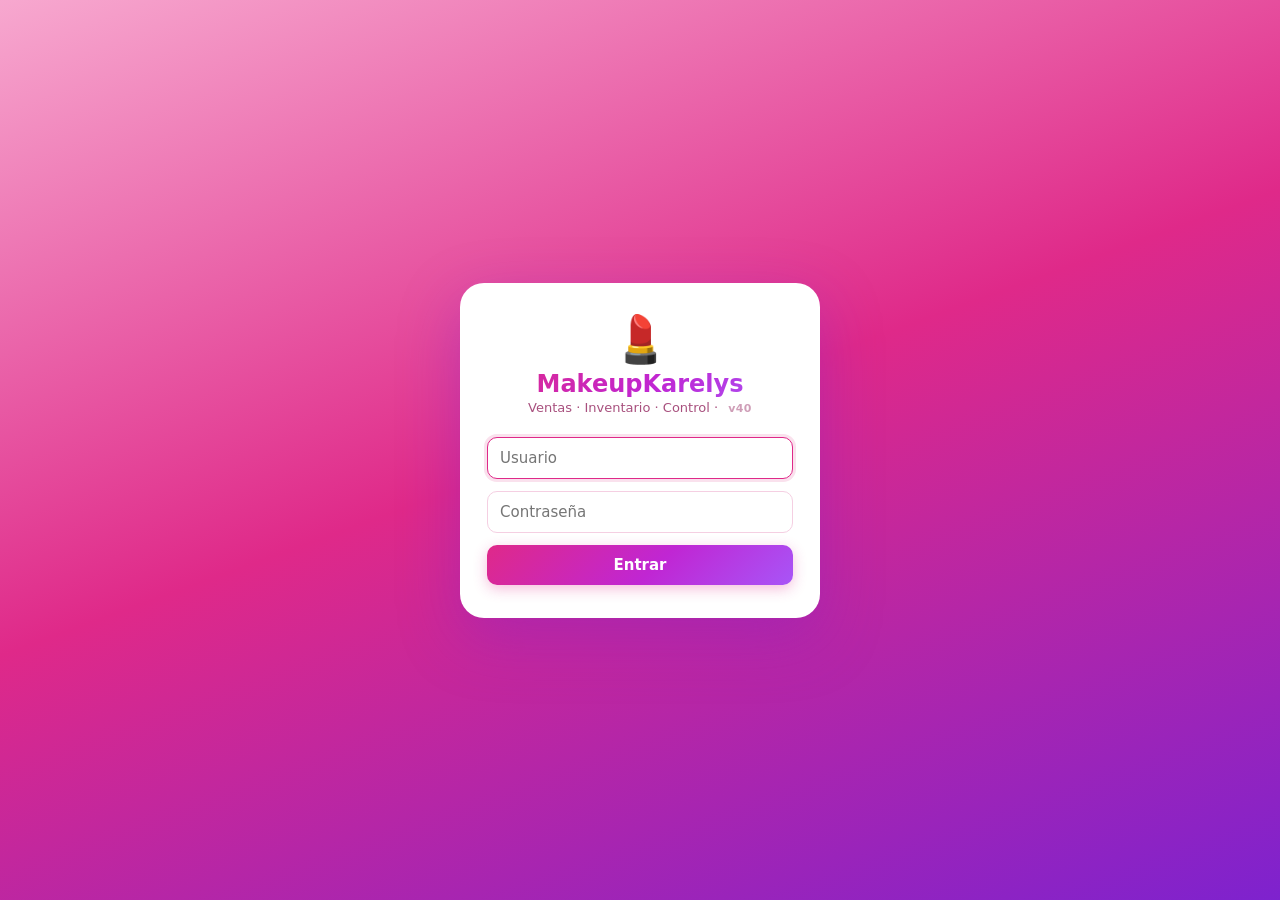
<file: clasp/Index.html>
<!DOCTYPE html>
<html lang="es">
<head>
  <base target="_top">
  <meta charset="UTF-8">
  <meta name="viewport" content="width=device-width, initial-scale=1, viewport-fit=cover">
  <meta name="theme-color" content="#df2989">
  <meta name="mobile-web-app-capable" content="yes">
  <meta name="apple-mobile-web-app-capable" content="yes">
  <meta name="apple-mobile-web-app-status-bar-style" content="black-translucent">
  <title>MakeupKarelys</title>
  <style>
  :root {
    --prim: #df2989;
    --prim-2: #a855f7;
    --lila: #a855f7;
    --grad: linear-gradient(135deg, #df2989 0%, #c026d3 55%, #a855f7 100%);
    --prim-os: #fae1ed;
    --ok: #16a34a;
    --ok-os: #e8f7ee;
    --peligro: #e11d48;
    --peligro-os: #fde8ef;
    --avis: #d97706;
    --avis-os: #fdf3e3;
    --fondo: #fae1ed;
    --fondo-2: #f3ddef;
    --tarjeta: #ffffff;
    --texto: #4a1d33;
    --texto-suave: #a8507e;
    --borde: #f5cfe2;
    --radio: 18px;
    --sombra: 0 1px 3px rgba(168, 85, 247, .10), 0 6px 18px rgba(223, 41, 137, .12);
  }

  * { box-sizing: border-box; -webkit-tap-highlight-color: transparent; }
  html, body { margin: 0; padding: 0; }
  body {
    font-family: system-ui, -apple-system, "Segoe UI", Roboto, sans-serif;
    background: linear-gradient(180deg, var(--fondo) 0%, var(--fondo-2) 100%);
    background-attachment: fixed;
    color: var(--texto);
    font-size: 15px;
  }
  body.modal-abierto { overflow: hidden; }
  .oculto, [hidden] { display: none !important; }

  /* ============ LOGIN ============ */
  .p-login {
    min-height: 100vh; min-height: 100dvh;
    display: flex; align-items: center; justify-content: center;
    padding: 20px;
    background: linear-gradient(160deg, #f7a8cf 0%, #df2989 48%, #7e22ce 100%);
  }
  .login-card {
    background: var(--tarjeta); border-radius: 24px;
    padding: 32px 26px; width: 100%; max-width: 360px;
    box-shadow: 0 20px 60px rgba(126, 34, 206, .38);
    text-align: center;
    border: 1px solid rgba(255,255,255,.65);
  }
  .login-card .logo { font-size: 46px; line-height: 1; }
  .login-card h1 { margin: 8px 0 2px; font-size: 24px; background: var(--grad); -webkit-background-clip: text; background-clip: text; color: transparent; }
  .login-card .sub { color: var(--texto-suave); margin: 0 0 22px; font-size: 13px; }
  .login-card input { display: block; width: 100%; margin-bottom: 12px; }

  /* ============ CONTROLES ============ */
  input, select, textarea {
    font: inherit; color: inherit;
    width: 100%;
    padding: 11px 12px;
    border: 1.5px solid var(--borde);
    border-radius: 10px;
    background: #fff;
    outline: none;
  }
  input:focus, select:focus, textarea:focus { border-color: var(--prim); box-shadow: 0 0 0 3px var(--prim-os); }
  label.campo { display: block; font-size: 13px; font-weight: 600; color: var(--texto-suave); margin: 12px 0 4px; }

  .btn {
    border: 0; cursor: pointer; font: inherit; font-weight: 600;
    padding: 11px 16px; border-radius: 10px;
    background: var(--prim-os); color: var(--prim);
    transition: filter .15s, transform .05s;
  }
  .btn:active { transform: scale(.97); }
  .btn-primario { background: var(--grad); color: #fff; box-shadow: 0 4px 14px rgba(223, 41, 137, .30); }
  .btn-ok { background: var(--ok); color: #fff; }
  .btn-peligro { background: var(--peligro-os); color: var(--peligro); }
  .btn-suave { background: var(--fondo); color: var(--texto); }
  .btn-ancho { width: 100%; }
  .btn-enlace { border: 0; background: none; cursor: pointer; font: inherit; padding: 0; color: var(--prim); text-decoration: underline; font-size: 13px; }
  .btn-icono {
    border: 0; background: transparent; color: #fff; cursor: pointer;
    font-size: 18px; padding: 6px 8px; border-radius: 8px;
  }
  .btn-icono:hover { background: rgba(255,255,255,.15); }
  .btn:disabled { opacity: .55; cursor: not-allowed; }

  /* ============ ESTRUCTURA ============ */
  .barra {
    position: sticky; top: 0; z-index: 40;
    display: flex; align-items: center; justify-content: space-between;
    gap: 10px;
    background: linear-gradient(90deg, #df2989, #a855f7);
    color: #fff; padding: calc(10px + env(safe-area-inset-top)) 12px 10px;
    box-shadow: 0 2px 10px rgba(126, 34, 206, .25);
  }
  .barra-izq { display: flex; align-items: center; gap: 8px; min-width: 0; flex: 1; }
  .btn-menu {
    border: 0; background: rgba(255,255,255,.16); color: #fff;
    width: 40px; height: 40px; border-radius: 10px; font-size: 19px;
    cursor: pointer; flex: none;
    display: flex; align-items: center; justify-content: center;
    transition: background .15s;
  }
  .btn-menu:active { background: rgba(255,255,255,.3); transform: scale(.94); }
  .logo-mini { font-size: 20px; flex: none; }
  #titulo-pagina { font-weight: 700; font-size: 16.5px; white-space: nowrap; overflow: hidden; text-overflow: ellipsis; }
  .barra-der { display: flex; align-items: center; gap: 8px; flex: none; }
  .chip-tasa {
    background: rgba(255,255,255,.16); border: 1px solid rgba(255,255,255,.25);
    padding: 5px 10px; border-radius: 999px; font-size: 12px; font-weight: 600;
    white-space: nowrap;
  }
  .chip-tasa.desactivado { opacity: .6; }

  .contenido {
    width: 100%; max-width: 760px; margin: 0 auto;
    padding: 14px 12px 108px;
  }
  .cargando { text-align: center; color: var(--texto-suave); padding: 48px 0; }

  /* ============ GAVETA (menú lateral deslizable) ============ */
  .gaveta-fondo {
    position: fixed; inset: 0; z-index: 70;
    background: rgba(74, 29, 51, .55);
    backdrop-filter: blur(2px);
  }
  .gaveta {
    position: fixed; top: 0; left: 0; bottom: 0; z-index: 71;
    width: min(84vw, 320px);
    background: #fff;
    box-shadow: 8px 0 30px rgba(126, 34, 206, .28);
    display: flex; flex-direction: column;
    transform: translateX(-105%);
    visibility: hidden;
    transition: transform .22s ease-out, visibility .22s;
  }
  .gaveta.abierta { transform: translateX(0); visibility: visible; }
  body.gaveta-abierta { overflow: hidden; }

  .gaveta-cab {
    display: flex; align-items: center; gap: 10px;
    background: linear-gradient(135deg, #df2989, #a855f7);
    color: #fff; padding: calc(18px + env(safe-area-inset-top)) 16px 14px;
  }
  .gaveta-cab .logo-mini { font-size: 26px; }
  .gaveta-tit { flex: 1; min-width: 0; }
  .gaveta-tit strong { font-size: 16px; display: block; }
  .gaveta-usuario { font-size: 12px; opacity: .9; white-space: nowrap; overflow: hidden; text-overflow: ellipsis; }
  .gaveta-x { color: #fff; font-size: 20px; padding: 4px 8px; }

  .gaveta-nav {
    flex: 1; overflow-y: auto; padding: 8px;
    display: flex; flex-direction: column; gap: 2px;
  }
  .gaveta-nav .nav-item {
    border: 0; background: transparent; cursor: pointer;
    font: inherit; font-size: 15px; font-weight: 600; color: var(--texto);
    display: flex; align-items: center; gap: 12px; text-align: left;
    width: 100%; min-height: 48px;
    padding: 12px 14px; border-radius: 12px;
  }
  .gaveta-nav .nav-item:active { background: var(--prim-os); }
  .gaveta-nav .nav-item .nav-ic { font-size: 19px; width: 26px; text-align: center; flex: none; }
  .gaveta-nav .nav-item.activo { background: var(--grad); color: #fff; }

  .gaveta-pie { padding: 12px 14px calc(12px + env(safe-area-inset-bottom)); border-top: 1px solid var(--borde); }
  .gaveta-vers { text-align: center; margin-top: 10px; color: var(--texto-suave); font-size: 11.5px; }

  /* ============ TARJETAS ============ */
  .tarjeta {
    background: var(--tarjeta); border: 1px solid var(--borde);
    border-radius: var(--radio); padding: 16px;
    box-shadow: var(--sombra);
  }
  .tarjeta + .tarjeta { margin-top: 14px; }
  .tarjeta h2 { margin: 0 0 12px; font-size: 16px; display: flex; align-items: center; gap: 8px; }

  .grid-cards {
    display: grid; gap: 12px;
    grid-template-columns: repeat(auto-fill, minmax(150px, 1fr));
  }
  .card-kpi {
    background: linear-gradient(160deg, #ffffff 0%, #fae1ed 100%);
    border: 1px solid var(--borde);
    border-radius: var(--radio); padding: 14px;
    box-shadow: var(--sombra); cursor: pointer;
    transition: transform .1s;
  }
  .card-kpi:active { transform: scale(.97); }
  .card-kpi .k-num { font-size: 20px; font-weight: 800; margin-top: 4px; }
  .card-kpi .k-num small { font-size: 12px; color: var(--texto-suave); font-weight: 600; }
  .card-kpi .k-etiq { font-size: 12.5px; color: var(--texto-suave); font-weight: 600; }
  .k-verde { color: var(--ok); }
  .k-rojo { color: var(--peligro); }
  .k-azul { color: var(--prim); }
  .k-naranja { color: var(--avis); }

  /* ============ TABLAS ============ */
  .tabla-envoltura { overflow-x: auto; border: 1px solid var(--borde); border-radius: 12px; -webkit-overflow-scrolling: touch; }
  table.tabla { width: 100%; border-collapse: collapse; font-size: 13.5px; min-width: 620px; }
  .tabla th {
    text-align: left; padding: 9px 10px; background: #fae1ed;
    color: var(--texto-suave); font-size: 12px; white-space: nowrap;
    border-bottom: 1px solid var(--borde);
  }
  .tabla td { padding: 9px 10px; border-bottom: 1px solid var(--borde); vertical-align: top; }
  .tabla tr:last-child td { border-bottom: 0; }
  .tabla tr:hover td { background: #fae1ed; }
  .der { text-align: right; }
  .negrita { font-weight: 700; }
  .mono { font-family: ui-monospace, "Cascadia Mono", Consolas, monospace; font-size: 12.5px; }
  .baja { color: var(--peligro); font-weight: 700; }
  .etq {
    display: inline-block; padding: 2px 8px; border-radius: 999px;
    font-size: 11.5px; font-weight: 700; background: var(--fondo); color: var(--texto-suave);
  }
  .etq-ok { background: var(--ok-os); color: var(--ok); }
  .etq-peligro { background: var(--peligro-os); color: var(--peligro); }
  .etq-azul { background: var(--prim-os); color: var(--prim); }

  /* ============ FILTROS / BÚSQUEDA ============ */
  .fila-botones { display: flex; gap: 8px; margin-top: 8px; flex-wrap: wrap; }
  .fila-botones .btn { flex: 1; }
  .buscador { position: relative; margin: 14px 0 10px; }
  .buscador input { padding-left: 36px; font-size: 15px; }
  .buscador::before {
    content: "🔍"; position: absolute; left: 11px; top: 50%; transform: translateY(-50%);
    font-size: 14px; opacity: .6;
  }

  /* ============ POS ============ */
  .pos-art {
    display: flex; justify-content: space-between; align-items: center;
    gap: 8px; padding: 10px 0; border-bottom: 1px dashed var(--borde);
  }
  /* El nombre y el código pueden ser largos: que se ajusten (envuelvan)
     y NUNCA desborden el ancho (sin barra horizontal). */
  .pos-art > div:first-child { flex: 1 1 auto; min-width: 0; }
  .pos-art .negrita, .cg-lista .mono { overflow-wrap: anywhere; }
  .pos-art .der { flex: none; white-space: nowrap; text-align: right; min-width: 0; }
  .pos-art .cnt {
    display: flex; align-items: center; gap: 6px; flex: none;
  }
  .cnt-btn {
    width: 32px; height: 32px; border-radius: 9px; border: 0;
    background: var(--prim-os); color: var(--prim); font-weight: 800; font-size: 17px;
    cursor: pointer;
  }
  .sugeridos { display: flex; flex-direction: column; gap: 6px; margin-top: 4px; }
  .sugerido {
    display: flex; justify-content: space-between; align-items: center; gap: 10px;
    border: 1px solid var(--borde); background: #fff; border-radius: 10px;
    padding: 8px 12px; cursor: pointer;
  }
  .sugerido:active { background: var(--prim-os); }
  .sugerido .s-nombre { font-weight: 600; }
  .sugerido .s-precio { color: var(--ok); font-weight: 700; white-space: nowrap; }

  .resumen-venta {
    display: grid; grid-template-columns: 1fr 1fr; gap: 10px; margin-top: 14px;
  }
  .resumen-venta .cajita { background: linear-gradient(160deg, #fff 0%, #fae1ed 100%); border-radius: 12px; padding: 12px; }
  .resumen-venta .cajita small { color: var(--texto-suave); display: block; font-size: 12px; font-weight: 600; }
  .resumen-venta .cajita .tot { font-size: 19px; font-weight: 800; }

  .pie-pos {
    position: fixed; left: 0; right: 0; bottom: 0; z-index: 45;
    background: #fff; border-top: 1px solid var(--borde);
    padding: 10px 14px calc(10px + env(safe-area-inset-bottom));
    max-width: 760px; margin: 0 auto;
    display: flex; gap: 10px; align-items: center;
  }
  .pie-pos .totales { flex: 1; font-weight: 700; line-height: 1.35; }
  .pie-pos .totales small { display: block; color: var(--texto-suave); font-weight: 600; font-size: 12px; }

  /* ============ GAVETA DEL CARRITO (Vender) ============ */
  /* Se desliza desde la derecha cubriendo el 85%: queda visible el 15% de
     la sección de ventas para tocar ahí y volver de forma intuitiva. */
  #carrito-gaveta {
    position: fixed; top: 0; right: 0; bottom: 0; z-index: 80;
    width: 85vw; max-width: 620px;
    background: var(--tarjeta);
    border-left: 1px solid var(--borde);
    border-radius: 18px 0 0 18px;
    box-shadow: -12px 0 34px rgba(126, 34, 206, .22);
    display: flex; flex-direction: column;
    transform: translateX(102%);
    transition: transform .3s ease;
  }
  #carrito-gaveta.abierta { transform: translateX(0); }
  .cg-cab {
    display: flex; justify-content: space-between; align-items: center; gap: 10px;
    padding: calc(14px + env(safe-area-inset-top)) 16px 12px;
    border-bottom: 1px solid var(--borde);
  }
  .cg-cab span { display: flex; flex-direction: column; gap: 2px; min-width: 0; }
  .cg-cab small { font-size: 12px; }
  .cg-cerrar {
    width: 36px; height: 36px; flex: none; border-radius: 10px; border: 0;
    background: var(--fondo); color: var(--texto); font-size: 17px; cursor: pointer;
  }
  .cg-cerrar:active { background: var(--borde); }
  .cg-lista {
    flex: 1; overflow-y: auto; overflow-x: hidden; padding: 4px 16px;
    -webkit-overflow-scrolling: touch;
  }
  .cg-pie {
    border-top: 1px solid var(--borde);
    padding: 12px 14px calc(12px + env(safe-area-inset-bottom));
    display: flex; gap: 10px; align-items: center; flex-wrap: wrap;
    background: #fff;
  }
  .cg-pie .cg-totales { flex: 1; font-weight: 700; line-height: 1.35; min-width: 110px; }
  .cg-pie .cg-totales small { display: block; color: var(--texto-suave); font-weight: 600; font-size: 12px; }
  /* Campo para especificar cuando el método es "Otro" */
  .cg-otro {
    flex: 1 1 100%; margin-top: 2px;
    border: 1px solid var(--borde); border-radius: 10px;
    padding: 10px 12px; font: inherit; background: var(--fondo);
  }
  .cg-otro:focus { outline: 2px solid var(--prim); background: #fff; }

  /* Botón flotante para abrir la factura */
  .carrito-fab {
    position: fixed; right: 16px; bottom: calc(18px + env(safe-area-inset-bottom)); z-index: 75;
    width: 58px; height: 58px; border-radius: 50%; border: 0;
    background: var(--grad); color: #fff; font-size: 24px;
    box-shadow: 0 8px 22px rgba(126, 34, 206, .30); cursor: pointer;
    display: flex; align-items: center; justify-content: center;
  }
  .carrito-fab:active { transform: scale(.94); }
  .carrito-fab .fab-badge {
    position: absolute; top: -4px; right: -4px; min-width: 22px; height: 22px; padding: 0 4px;
    border-radius: 999px; background: var(--peligro); color: #fff;
    font-size: 11.5px; font-weight: 800;
    display: flex; align-items: center; justify-content: center;
    box-shadow: 0 2px 6px rgba(0, 0, 0, .25);
  }

  /* ============ FORMULARIOS ============ */
  .form-2col { display: grid; grid-template-columns: 1fr 1fr; gap: 0 10px; }
  .categorias { display: flex; gap: 6px; flex-wrap: wrap; margin-top: 4px; }
  .cat-chip {
    border: 1.5px solid var(--borde); background: #fff; border-radius: 999px;
    padding: 6px 12px; cursor: pointer; font-size: 13px; font-weight: 600; color: var(--texto-suave);
  }
  .cat-chip.sel { background: var(--grad); border-color: #df2989; color: #fff; }

  /* ============ MODAL ============ */
  .modal { position: fixed; inset: 0; z-index: 60; }
  .modal-fondo {
    position: absolute; inset: 0; background: rgba(74, 29, 51, .55);
    display: flex; align-items: flex-end; justify-content: center;
  }
  .modal-card {
    background: #fff; width: 100%; max-width: 560px;
    border-radius: 20px 20px 0 0; max-height: 92vh; overflow-y: auto;
    padding: 18px 18px calc(22px + env(safe-area-inset-bottom));
    animation: subir .18s ease-out;
  }
  @media (min-width: 720px) {
    .modal-fondo { align-items: center; padding: 20px; }
    .modal-card { border-radius: 20px; max-height: 88vh; }
  }
  @keyframes subir { from { transform: translateY(40px); opacity: 0; } to { transform: none; opacity: 1; } }
  .modal-card h3 { margin: 0 0 10px; font-size: 17px; }
  .modal-tope { display: flex; justify-content: space-between; align-items: center; margin-bottom: 6px; }
  .modal-tope .btn-icono { color: var(--texto-suave); font-size: 20px; }
  .modal-acciones { display: flex; gap: 8px; margin-top: 18px; }
  .modal-acciones .btn { flex: 1; }

  #qr-reader { width: 100%; }
  #qr-reader video { border-radius: 12px; }

  /* ============ PROGRESO ============ */
  .progreso { background: var(--fondo); border-radius: 999px; height: 10px; overflow: hidden; margin-top: 6px; }
  .progreso > div { height: 100%; background: var(--grad); }

  /* ============ VARIOS ============ */
  .aviso { padding: 10px 12px; border-radius: 10px; font-size: 13.5px; margin-top: 10px; }
  .aviso-error { background: var(--peligro-os); color: var(--peligro); }
  .aviso-ok { background: var(--ok-os); color: var(--ok); }
  .muted { color: var(--texto-suave); font-size: 13px; }
  .fila-entre { display: flex; justify-content: space-between; align-items: center; gap: 10px; }
  .detalle-venta { font-size: 13px; }
  .detalle-venta .d-lin { display: flex; justify-content: space-between; gap: 8px; padding: 4px 0; border-bottom: 1px dotted var(--borde); }

  .toast {
    position: fixed; left: 50%; bottom: calc(30px + env(safe-area-inset-bottom)); z-index: 80;
    transform: translateX(-50%) translateY(20px);
    background: #4a1d33; color: #fff; padding: 12px 18px; border-radius: 14px;
    font-weight: 600; font-size: 14px; box-shadow: 0 10px 30px rgba(0,0,0,.3);
    opacity: 0; pointer-events: none; transition: opacity .2s, transform .2s;
    max-width: 92vw; text-align: center;
  }
  .toast.show { opacity: 1; transform: translateX(-50%); }
  .toast.t-error { background: var(--peligro); }
  .toast.t-ok { background: var(--ok); }

  /* ============ MÓVIL / RESPONSIVE ============ */
  @media (max-width: 640px) {
    .login-card { padding: 26px 20px; }
    .contenido { padding: 12px 10px 104px; }
    .tarjeta { padding: 14px; }
    .grid-cards { grid-template-columns: repeat(2, 1fr); gap: 10px; }
    .card-kpi { padding: 12px; }
    .card-kpi .k-num { font-size: 17px; }
    .chip-tasa { max-width: 32vw; overflow: hidden; text-overflow: ellipsis; font-size: 11px; padding: 4px 8px; }
    .form-2col { grid-template-columns: 1fr; }
    input, select, textarea { font-size: 16px; }
    .btn { min-height: 44px; }
    .btn-icono { min-height: 40px; min-width: 40px; }
    .buscador input { font-size: 16px; }
    .pie-pos { flex-wrap: wrap; }
    .pie-pos .totales { width: 100%; }
    .pie-pos select { flex: 1 1 100%; }
    .cg-pie .cg-totales { width: 100%; flex: 1 1 100%; min-width: 0; }
    .cg-pie #pos-metodo { flex: 1 1 auto; max-width: none; }
    table.tabla { font-size: 12.5px; }
    .cat-chip { padding: 8px 12px; }
    .resumen-venta { gap: 8px; }
  }
  @media (max-width: 380px) {
    .grid-cards { grid-template-columns: 1fr; }
    #titulo-pagina { font-size: 15px; }
  }
  .ver-app{font-size:11px;opacity:.55;margin-left:6px;font-weight:700;letter-spacing:.4px;vertical-align:middle}
  /* Filtro por categoría (Inventario / Vender) y administrador de categorías */
  .select-grow { flex: 1; min-width: 0; padding: 10px 12px; border: 1px solid var(--borde); border-radius: 10px; background: #fff; font: inherit; }
  .buscador select.select-grow { margin: 0 0 10px; }
  .cats-admin { display: flex; flex-direction: column; gap: 6px; margin-top: 12px; max-height: 46vh; overflow-y: auto; }
  .cat-admin { display: flex; align-items: center; justify-content: space-between; gap: 8px; border: 1px solid var(--borde); border-radius: 10px; padding: 6px 10px; background: #fff; }
  .cat-admin .ca-nombre { font-weight: 600; min-width: 0; overflow-wrap: anywhere; }
  .cat-admin input { flex: 1; min-width: 0; }
  .cat-admin .ca-acc { display: flex; gap: 6px; flex: none; }

  /* ============ REPORTES COMPARATIVOS ============ */
  .rep-per { box-shadow: var(--sombra); }
  .rep-per-cab { font-weight: 800; font-size: 13.5px; color: var(--prim); margin-bottom: 6px; }
  .rep-monto { white-space: nowrap; }
  .rep-bs { font-size: 11.5px; color: var(--texto-suave); font-weight: 600; }
  .rep-per .k-num { font-size: 17px; }
</style>
</head>
<body>

  <!-- ============ PANTALLA DE LOGIN ============ -->
  <div id="pantalla-login" class="p-login" hidden>
    <div class="login-card">
      <div class="logo">💄</div>
      <h1>MakeupKarelys</h1>
      <p class="sub">Ventas · Inventario · Control · <span class="ver-app">v40</span></p>
      <input id="in-usr" type="text" placeholder="Usuario" autocomplete="username" autocapitalize="none" spellcheck="false">
      <input id="in-pwd" type="password" placeholder="Contraseña" autocomplete="current-password">
      <button id="btn-login" class="btn btn-primario btn-ancho">Entrar</button>
      <div id="login-error" class="aviso aviso-error" hidden></div>
    </div>
  </div>

  <!-- ============ APLICACIÓN ============ -->
  <div id="app" class="app" hidden>
    <header class="barra">
      <div class="barra-izq">
        <button id="btn-menu" class="btn-menu" title="Menú" aria-label="Abrir menú">☰</button>
        <span class="logo-mini">💄</span>
        <span id="titulo-pagina">Inicio</span>
      </div>
      <div class="barra-der">
        <span id="chip-tasa" class="chip-tasa" title="Tasa del día (BCV)">Tasa: …</span>
      </div>
    </header>

    <!-- ============ GAVETA (menú lateral deslizable) ============ -->
    <div id="gaveta-fondo" class="gaveta-fondo" hidden onclick="cerrarGaveta()"></div>
    <aside id="gaveta" class="gaveta" aria-hidden="true">
      <div class="gaveta-cab">
        <span class="logo-mini">💄</span>
        <div class="gaveta-tit">
          <strong>MakeupKarelys</strong>
          <div class="gaveta-usuario" id="gaveta-usuario"></div>
        </div>
        <button class="btn-icono gaveta-x" onclick="cerrarGaveta()" title="Cerrar" aria-label="Cerrar menú">✕</button>
      </div>
      <nav id="nav" class="gaveta-nav"></nav>
      <div class="gaveta-pie">
        <button class="btn btn-suave btn-ancho" id="btn-salir">⎋ Cerrar sesión</button>
        <div class="gaveta-vers">MakeupKarelys · <span class="ver-app">v40</span></div>
      </div>
    </aside>

    <main id="contenido" class="contenido"></main>

    <div id="pie-pos" class="pie-pos" hidden></div>
  </div>

  <!-- ============ MODAL / TOAST ============ -->
  <div id="modal" class="modal" hidden></div>
  <div id="toast" class="toast" hidden></div>

  <!-- La librería del escáner (html5-qrcode) ya NO se carga aquí: la app la descarga
       solo cuando el usuario abre el escáner, para que las pestañas carguen más rápido.
  -->
  <script>
/* ============================================================
   FRUGULLETTY — Lógica del cliente
   Se ejecuta en el navegador (Android, iPhone, PC).
   ============================================================ */

/* ---------- Estado global ---------- */
var store = {
  get: function (k) { try { return localStorage.getItem(k); } catch (e) { return null; } },
  set: function (k, v) { try { localStorage.setItem(k, v); } catch (e) {} },
  del: function (k) { try { localStorage.removeItem(k); } catch (e) {} }
};

var S = {
  tok: store.get('neg_tok') || '',
  usuario: store.get('neg_usr') || '',
  nombre: store.get('neg_nom') || '',
  rol: store.get('neg_rol') || '',
  perfil: store.get('neg_perfil') || '',
  perfilNombre: store.get('neg_perfil_nom') || '',
  perm: (function () { try { return JSON.parse(store.get('neg_perm') || '{}'); } catch (e) { return {}; } })(),
  tasa: null,
  fechaTasa: '',
  fuenteTasa: '',
  tasaManual: false,
  pagina: 'inicio',
  cacheProds: [],
  errProds: '',
  categoriasExtra: []
};

var usaRun = (typeof google !== 'undefined' && google.script && google.script.run);
var DEMO = !usaRun && (typeof location === 'undefined' || location.protocol === 'file:');
// URL del backend (despliegue web de Apps Script).
var URL_API = 'https://script.google.com/macros/s/AKfycbz3dtfCBfItznU4yfxeiaFYoN7SNGmAHcq5N5pFtZxA8y2lelLtn9AxF8s8Mr_dXTen/exec';
var CARRITO = [];
var _promTasa = null;
var _scan = null;
var _scanPos = null; // escáner en vivo de la caja (pestaña Vender)
var _cancelarEscaneoVivo = false; // cancela los reintentos si el usuario detiene a mitad
var escLector = { texto: '', t: 0 }; // buffer para lectores físicos USB/Bluetooth (se comportan como teclado)
var _toastT = null;
var render = {};

/* ---------- Aviso de errores inesperados en pantalla ----------
   Cualquier error no capturado se muestra arriba para que nadie quede
   "sin saber qué pasó" (ni toast ni nada). También se puede llamar con
   window.__avisar('...') desde cualquier parte del código. */
(function () {
  function avisar(msg, persistente) {
    try {
      var b = document.getElementById('alerta-js');
      if (!b) {
        b = document.createElement('div');
        b.id = 'alerta-js';
        b.style.cssText = 'position:fixed;left:8px;right:8px;top:6px;z-index:300;background:#c62828;color:#fff;padding:8px 10px;border-radius:10px;font-size:12.5px;box-shadow:0 4px 14px rgba(0,0,0,.35);display:none;cursor:pointer';
        b.title = 'Toca para cerrar este aviso';
        b.addEventListener('click', function () { b.style.display = 'none'; });
        document.body.appendChild(b);
      }
      var texto = msg || 'Error desconocido de la app.';
      b.textContent = '⚠️ ' + texto;
      b.style.display = 'block';
      clearTimeout(b._t);
      if (persistente) return;
      b._t = setTimeout(function () { b.style.display = 'none'; }, 30000);
    } catch (e) {}
  }
  window.addEventListener('error', function (ev) {
    avisar('Error de la app: ' + (ev && ev.message ? ev.message : 'desconocido'));
  });
  window.addEventListener('unhandledrejection', function (ev) {
    var r = ev && ev.reason;
    avisar('Error de la app: ' + (r && r.message ? r.message : String(r)));
  });
  window.__avisar = avisar;
})();

/* ---------- Helpers básicos ---------- */
function el(id) { return document.getElementById(id); }
function pintar(html) { var c = el('contenido'); if (c) c.innerHTML = html; }
// Los productos SIEMPRE se manejan como arreglo; prods() evita errores si la lista
// llegara vacía o nula desde el servidor.
function prods() { return Array.isArray(S.cacheProds) ? S.cacheProds : []; }

/* ---------- CATEGORÍAS ----------
   La lista es DINÁMICA: categorías fijas + las que tú agregas (se guardan en
   la hoja) + las que ya están en uso en los productos. Así cada categoría
   nueva que crees aparece en el desplegable de los demás artículos. */
var _promCats = null;
function cargaCategorias() {
  if (_promCats) return _promCats;
  _promCats = apiFetch('getCategorias', [S.tok]).then(function (r) {
    S.categoriasExtra = Array.isArray(r) ? r : [];
    return S.categoriasExtra;
  }).catch(function () {
    S.categoriasExtra = [];
    return S.categoriasExtra;
  });
  return _promCats;
}
function listaDeCategorias() {
  var extra = Array.isArray(S.categoriasExtra) ? S.categoriasExtra : [];
  var set = {};
  CATEGORIAS.forEach(function (c) { if (c) set[c] = true; });
  extra.forEach(function (c) { var n = String(c || '').trim(); if (n) set[n] = true; });
  prods().forEach(function (p) {
    var c = String(p.categoria || '').trim();
    if (c) set[c] = true;
  });
  var orden = function (a, b) {
    if (a === 'General') return -1;
    if (b === 'General') return 1;
    return a.localeCompare(b);
  };
  return Object.keys(set).sort(orden);
}
function opcionesCategorias(conTodos) {
  var opts = listaDeCategorias().map(function (c) {
    return '<option value="' + esc(c) + '">' + esc(c) + '</option>';
  }).join('');
  return (conTodos ? '<option value="">Todas las categorías</option>' : '') + opts;
}
function refrescarSelectCategorias(id, valorActual) {
  var s = el(id);
  if (!s) return;
  var v = valorActual || s.value || '';
  s.innerHTML = opcionesCategorias(true);
  var ok = false;
  if (v) {
    Array.prototype.some.call(s.options, function (o) { if (String(o.value) === v) { ok = true; return true; } return false; });
  }
  s.value = ok ? v : '';
}
var _promProd = null;
function cargarProductos() {
  if (_promProd) return _promProd;
  _promProd = API.listarProductos().then(function (r) {
    if (Array.isArray(r)) { S.cacheProds = r; S.errProds = ''; }
    else { S.cacheProds = []; S.errProds = 'El servidor respondió sin la lista de productos.'; }
    return S.cacheProds;
  }).catch(function (e) {
    if (!Array.isArray(S.cacheProds)) S.cacheProds = [];
    S.errProds = (e && e.message) || 'No se pudieron cargar los productos. Revisa tu conexión.';
    _promProd = null; // permite reintentar la próxima vez
    return S.cacheProds;
  });
  return _promProd;
}
/* ---------- Mini-caché local (acelera el cambio de pestañas) ----------
   Guarda copias de lo último que pidió cada pantalla y las reutiliza para
   pintar AL INSTANTE, refrescando en segundo plano solo cuando pasan los
   segundos de validez. Las escrituras (vender, gastos, productos…) borran
   la copia correspondiente para que la próxima vista traiga datos frescos. */
var _CACHE = {};
function cacheSet(clave, v) {
  try { _CACHE[clave] = { v: v, t: Date.now() }; } catch (e) {}
}
function cacheGet(clave, ttl) {
  var c = _CACHE[clave];
  if (!c) return undefined;
  if (Date.now() - c.t > ttl) return undefined;
  return c.v;
}
// Borra una clave ('dashboard') o todas las de un grupo ('ventas' borra 'ventas:*').
function invalidarCache() {
  for (var i = 0; i < arguments.length; i++) {
    var k = arguments[i];
    if (!k) continue;
    if (k in _CACHE) delete _CACHE[k];
    Object.keys(_CACHE).forEach(function (kk) { if (kk.indexOf(k + ':') === 0) delete _CACHE[kk]; });
  }
}
// Trae datos SIN bloquear: si ya hay copia local, pinta al instante y refresca en
// segundo plano solo si pasó el TTL (ms). Si no hay copia, espera al servidor.
async function datosRapidos(clave, ttl, pedir, aplicar, alFallar) {
  var c = _CACHE[clave];
  if (c) {
    aplicar(c.v); // al instante
    if (Date.now() - c.t <= ttl) return;
    try {
      var v = await pedir();
      cacheSet(clave, v);
      aplicar(v);
    } catch (e) { /* se queda lo anterior en pantalla */ }
    return;
  }
  try {
    var v2 = await pedir();
    cacheSet(clave, v2);
    aplicar(v2);
  } catch (e) {
    if (alFallar) alFallar(e);
    else throw e;
  }
}

function esc(t) {
  return String(t == null ? '' : t).replace(/[&<>"']/g, function (c) {
    return { '&': '&amp;', '<': '&lt;', '>': '&gt;', '"': '&quot;', "'": '&#39;' }[c];
  });
}
function num(n) { return (parseFloat(n) || 0); }
function fmtNum(n) { return num(n).toLocaleString('es-VE', { minimumFractionDigits: 2, maximumFractionDigits: 2 }); }
function fmtUSD(n) { return '$ ' + fmtNum(n); }
function fmtVES(n) { return 'Bs ' + fmtNum(n); }
function fmtCant(n) { var v = num(n); return (v % 1 === 0) ? String(v) : v.toFixed(2); }
function fechaCorta(s) { return String(s == null ? '' : s).slice(0, 10); }
function fechaHora(s) { if (!s) return '—'; return String(s).slice(0, 16).replace('T', ' '); }
function hoyLocal() {
  var d = new Date();
  var m = ('0' + (d.getMonth() + 1)).slice(-2);
  var dd = ('0' + d.getDate()).slice(-2);
  return d.getFullYear() + '-' + m + '-' + dd;
}

function toast(msg, tipo) {
  var t = el('toast');
  if (!t) return;
  t.textContent = msg;
  t.className = 'toast show' + (tipo ? ' t-' + tipo : '');
  clearTimeout(_toastT);
  _toastT = setTimeout(function () { t.className = 'toast'; }, 2800);
}

var _modales = []; // pilas de modales: el escáner se abre ENCIMA de un formulario sin perderlo

function fondoVisible(m) {
  var fondos = m.querySelectorAll('.modal-fondo');
  return fondos.length ? fondos[fondos.length - 1] : null; // el modal actual es el último de la pila visual
}

function abrirModal(html) {
  var m = el('modal');
  var viejo = fondoVisible(m);
  if (!m.hidden && viejo) {
    _modales.push(viejo); // guardar el modal actual (con sus botones y eventos)
    viejo.style.display = 'none';
  } else {
    _modales = [];
  }
  var fondo = document.createElement('div');
  fondo.className = 'modal-fondo';
  fondo.setAttribute('onclick', 'cerrarModal()');
  var card = document.createElement('div');
  card.className = 'modal-card';
  card.setAttribute('onclick', 'event.stopPropagation()');
  card.innerHTML = html;
  fondo.appendChild(card);
  m.appendChild(fondo);
  m.hidden = false;
  document.body.classList.add('modal-abierto');
  card.scrollTop = 0;
}

function cerrarModal() {
  var m = el('modal');
  if (!m) return;
  var fondo = fondoVisible(m);
  if (fondo && _modales.length) {
    fondo.remove();
    var anterior = _modales.pop(); // restaurar el formulario que estaba debajo
    anterior.style.display = '';
    m.appendChild(anterior);
    var card = m.querySelector('.modal-card');
    if (card) card.scrollTop = 0;
  } else {
    m.hidden = true;
    m.innerHTML = '';
  }
  if (_scan) {
    try { _scan.stop(); } catch (e) {}
    try { _scan.clear(); } catch (e) {}
    _scan = null;
  }
  if (_modales.length) document.body.classList.add('modal-abierto');
  else document.body.classList.remove('modal-abierto');
}

function confirmar(mensaje) {
  return new Promise(function (resolve) {
    abrirModal('<h3>Confirmar</h3><p>' + esc(mensaje) + '</p>' +
      '<div class="modal-acciones">' +
      '<button class="btn btn-peligro" id="conf-no">Cancelar</button>' +
      '<button class="btn btn-primario" id="conf-si">Aceptar</button></div>');
    el('conf-si').addEventListener('click', function () { cerrarModal(); resolve(true); });
    el('conf-no').addEventListener('click', function () { cerrarModal(); resolve(false); });
  });
}

/* ---------- Capa de API (servidor Apps Script) ----------
   3 vías según dónde corra la app:
   - Dentro del alojamiento de Apps Script (URL script.google.com): RPC google.script.run.
   - En una página externa (host propio, localhost): HTTP fetch al despachador ?accion=.
   - Archivo local sin conexión: modo DEMO con datos simulados. */
function apiLlamada(fn, args) {
  if (usaRun) return apiRpc(fn, args);
  if (DEMO) {
    return new Promise(function (resolve, reject) {
      Promise.resolve(mockApi(fn, args)).then(resolve).catch(reject);
    });
  }
  return apiFetch(fn, args);
}

function apiRpc(fn, args) {
  return new Promise(function (resolve, reject) {
    var listo = false;
    // Nunca dejar la pantalla "colgada": si el servidor no responde en 25 s
    // se muestra un aviso claro en lugar de quedarse en silencio.
    var temporizador = setTimeout(function () {
      if (listo) return;
      listo = true;
      reject(new Error('El servidor tardó demasiado. Revisa tu conexión y vuelve a intentarlo.'));
    }, 25000);
    google.script.run
      .withSuccessHandler(function (v) {
        if (listo) return;
        listo = true;
        clearTimeout(temporizador);
        // Transporte robusto: el servidor envía las listas como texto JSON
        // (los textos siempre llegan bien; los arreglos sueltos no siempre).
        var r = v;
        if (typeof v === 'string') {
          try { r = JSON.parse(v); } catch (e) { r = v; }
        }
        resolve(r);
      })
      .withFailureHandler(function (e) {
        if (listo) return;
        listo = true;
        clearTimeout(temporizador);
        reject(new Error((e && e.message) || 'Error del servidor'));
      })[fn].apply(null, args);
  });
}

// Llamada HTTP al despachador del servidor (?accion=<función>&args=<JSON>).
// Sirve cuando la app se ejecuta desde una página que NO es el alojamiento de
// Apps Script (host propio, GitHub Pages, localhost…). Cada función del servidor
// valida su propio token; es la misma seguridad que el RPC interno.
// Introducción de 404 intermitente en la primera ejecución: se reintenta (4 veces)
// SOLO ante fallos de transporte/arranque; los errores lógicos del servidor
// (ok:false, ej. "usuario incorrecto") se devuelven de inmediato, sin esperas.
function pausa(ms) { return new Promise(function (r) { setTimeout(r, ms); }); }

async function apiFetch(fn, args) {
  var url = URL_API + '?accion=' + encodeURIComponent(fn) + '&args=' + encodeURIComponent(JSON.stringify(args || []));
  var ultimo = null;
  for (var i = 0; i < 4; i++) {
    var r;
    try { r = await fetch(url); }
    catch (e) { ultimo = e; await pausa(1400); continue; }
    if (r.status === 404) { await pausa(1400); continue; }
    var o;
    try { o = await r.json(); } catch (e) { ultimo = e; await pausa(1400); continue; }
    if (!o || o.ok !== true) throw new Error((o && o.error) || 'Servidor sin respuesta');
    var v = o.r;
    if (typeof v === 'string') {
      try { v = JSON.parse(v); } catch (e) {}
    }
    return v;
  }
  throw new Error((ultimo && ultimo.message) || 'El servidor no respondió. Revisa tu conexión.');
}

var API = {
  login: function (u, p) { return apiLlamada('login', [u, p]); },
  logout: function () { return apiLlamada('logout', [S.tok]); },
  cambiarPassword: function (a, b) { return apiLlamada('cambiarPassword', [S.tok, a, b]); },
  resetearPassword: function (u, n) { return apiGrabar('resetearPassword', [S.tok, u, n], ['usuarios']); },
  crearUsuario: function (d) { return apiGrabar('crearUsuario', [S.tok, d], ['usuarios']); },
  listarUsuarios: function () { return apiLlamada('listarUsuarios', [S.tok]); },
  cambiarEstadoUsuario: function (u, a) { return apiGrabar('cambiarEstadoUsuario', [S.tok, u, a], ['usuarios', 'empleados', 'dashboard']); },
  cambiarRolUsuario: function (u, r) { return apiGrabar('cambiarRolUsuario', [S.tok, u, r], ['usuarios']); },
  misPermisos: function () { return apiLlamada('misPermisos', [S.tok]); },
  listarPerfiles: function () { return apiLlamada('listarPerfiles', [S.tok]); },
  guardarPerfil: function (d) { return apiGrabar('guardarPerfil', [S.tok, d], ['perfiles', 'usuarios']); },
  eliminarPerfil: function (p) { return apiGrabar('eliminarPerfil', [S.tok, p], ['perfiles', 'usuarios']); },
  cambiarPerfilUsuario: function (u, p) { return apiGrabar('cambiarPerfilUsuario', [S.tok, u, p], ['usuarios']); },
  getTasaVigente: function () { return apiLlamada('getTasaVigente', [S.tok]); },
  actualizarTasa: function () { return apiGrabar('actualizarTasa', [S.tok], ['dashboard']); },
  setTasaManual: function (t) { return apiGrabar('setTasaManual', [S.tok, t], ['dashboard']); },
  quitarTasaManual: function () { return apiGrabar('quitarTasaManual', [S.tok], ['dashboard']); },
  listarProductos: function () { return apiLlamada('listarProductos', [S.tok]); },
  guardarProducto: function (p) { return apiGrabar('guardarProducto', [S.tok, p], ['productos', 'dashboard']); },
  getZonasDelivery: function () { return apiLlamada('getZonasDelivery', []); },
  guardarZonasDelivery: function (z) { return apiGrabar('guardarZonasDelivery', [S.tok, z], []); },
  getPrecioEnvio: function () { return apiLlamada('getPrecioEnvio', []); },
  setPrecioEnvioNacional: function (p) { return apiGrabar('setPrecioEnvioNacional', [S.tok, p], []); },
  infoServidor: function () { return apiLlamada('infoServidor', []); },
  ajustarStock: function (c, q, m) { return apiGrabar('ajustarStock', [S.tok, c, q, m], ['productos', 'dashboard']); },
  buscarPorCodigo: function (c) { return apiLlamada('buscarPorCodigo', [S.tok, c]); },
  registrarVenta: function (d) { return apiGrabar('registrarVenta', [S.tok, d], ['ventas', 'dashboard']); },
  listarVentas: function (f) { return apiLlamada('listarVentas', [S.tok, f || {}]); },
  listarGastos: function (f) { return apiLlamada('listarGastos', [S.tok, f || {}]); },
  guardarGasto: function (g) { return apiGrabar('guardarGasto', [S.tok, g], ['gastos', 'dashboard']); },
  eliminarGasto: function (id) { return apiGrabar('eliminarGasto', [S.tok, id], ['gastos', 'dashboard']); },
  listarEmpleados: function () { return apiLlamada('listarEmpleados', [S.tok]); },
  guardarEmpleado: function (e) { return apiGrabar('guardarEmpleado', [S.tok, e], ['empleados', 'dashboard']); },
  listarSueldos: function (f) { return apiLlamada('listarSueldos', [S.tok, f || {}]); },
  registrarSueldo: function (s) { return apiGrabar('registrarSueldo', [S.tok, s], ['sueldos', 'nomina', 'dashboard']); },
  cambiarEstadoSueldo: function (id, e) { return apiGrabar('cambiarEstadoSueldo', [S.tok, id, e], ['sueldos', 'nomina', 'dashboard']); },
  // --- Nómina con sueldo diario (V2.2) ---
  getNomina: function () { return apiLlamada('getNomina', [S.tok]); },
  diasPendientes: function (empleado_id) { return apiLlamada('diasPendientes', [S.tok, empleado_id]); },
  registrarPagoSueldo: function (d) { return apiGrabar('registrarPagoSueldo', [S.tok, d], ['sueldos', 'nomina', 'dashboard']); },
  corridaNominaManual: function () { return apiGrabar('corridaNominaManual', [S.tok], ['sueldos', 'nomina', 'dashboard']); },
  instalarTriggersNomina: function () { return apiGrabar('instalarTriggersNomina', [S.tok], []); },
  estadoTriggersNomina: function () { return apiLlamada('estadoTriggersNomina', [S.tok]); },
  listarRemodelaciones: function () { return apiLlamada('listarRemodelaciones', [S.tok]); },
  guardarRemodelacion: function (r) { return apiGrabar('guardarRemodelacion', [S.tok, r], ['remodelaciones']); },
  listarRemodGastos: function (rid) { return apiLlamada('listarRemodGastos', [S.tok, rid]); },
  guardarRemodGasto: function (g) { return apiGrabar('guardarRemodGasto', [S.tok, g], ['remodgastos', 'remodelaciones']); },
  eliminarRemodGasto: function (id) { return apiGrabar('eliminarRemodGasto', [S.tok, id], ['remodgastos']); },
  getDashboard: function () { return apiLlamada('getDashboard', [S.tok]); },
  reporteComparativo: function (tipo, a, b) { return apiLlamada('reporteComparativo', [S.tok, tipo, a, b]); }
};

// Las escrituras borran la caché local de lo que cambian, para que la siguiente
// visita a esa pantalla traiga datos frescos sin esperar al TTL.
function apiGrabar(fn, args, claves) {
  return apiLlamada(fn, args).then(function (r) {
    invalidarCache.apply(null, claves);
    if (claves.indexOf('productos') >= 0) _promProd = null; // el inventario cambió: recargar
    return r;
  });
}

/* ---------- Modo DEMO (sin servidor, para probar la interfaz) ---------- */
function mockApi(fn, args) {
  var tasaMock = { tasa: 853.50, fecha: '2026-09-23', fuente: 'bcv_api', historico: [{ fecha: '2026-09-23', tasa: 853.50 }] };
  var prods = [
    { codigo: 'MK-001', nombre: 'Labial mate rojo', categoria: 'Labiales', precio_usd: 6.5, costo_usd: 3.2, stock: 40, stock_min: 10, activo: 1, imagen: '', creado: '2026-09-01' },
    { codigo: 'MK-002', nombre: 'Base líquida tono medio', categoria: 'Bases', precio_usd: 12, costo_usd: 7.5, stock: 8, stock_min: 10, activo: 1, imagen: '', creado: '2026-09-01' },
    { codigo: 'MK-003', nombre: 'Paleta de sombras 12 tonos', categoria: 'Ojos', precio_usd: 15, costo_usd: 9, stock: 25, stock_min: 6, activo: 1, imagen: '', creado: '2026-08-15' },
    { codigo: 'MK-004', nombre: 'Rubor en polvo', categoria: 'Rubor', precio_usd: 8, costo_usd: 4.5, stock: 3, stock_min: 5, activo: 1, imagen: '', creado: '2026-07-10' }
  ];
  var map = {
    login: function () { return { ok: true, token: 'demo', usuario: 'admin', nombre: 'Administrador (Demo)', rol: 'admin', perfil: '', perfilNombre: 'Administrador', permisos: { inicio: 'editar', vender: 'editar', productos: 'editar', ventas: 'editar', reportes: 'editar', gastos: 'editar', nomina: 'editar', remodelaciones: 'editar', admin: 'editar' } }; },
    misPermisos: function () { return { rol: 'admin', perfil: '', perfilNombre: 'Administrador', permisos: { inicio: 'editar', vender: 'editar', productos: 'editar', ventas: 'editar', reportes: 'editar', gastos: 'editar', nomina: 'editar', remodelaciones: 'editar', admin: 'editar' } }; },
    getDashboard: function () {
      return {
        tasa: tasaMock,
        ventasHoy: { cantidad: 12, usd: 845.2, ves: 721378 },
        ventasMes: { cantidad: 310, usd: 21590, ves: 18427350 },
        gastosMes: { cantidad: 8, usd: 1250 },
        sueldosPagadosMes: { cantidad: 1, usd: 30 },
        egresosMes: { cantidad: 9, usd: 1280 },
        sueldosPendientes: { dias: 2, usd: 40 },
        stockBajo: [prods[1], prods[3]],
        totalProductos: prods.length
      };
    },
    getTasaVigente: function () { return tasaMock; },
    actualizarTasa: function () { return tasaMock; },
    setTasaManual: function () { return tasaMock; },
    quitarTasaManual: function () { return tasaMock; },
    listarProductos: function () { return prods; },
    buscarPorCodigo: function () { return null; },
    listarVentas: function () {
      return [
        { id: 'V1', fecha: '2026-09-23T10:15:00', vendedor: 'admin', empleado_nombre: 'Administrador (Demo)', items: JSON.stringify([{ codigo: 'MK-001', nombre: 'Labial mate rojo', cantidad: 2, precio_usd: 6.5, sub_usd: 13 }]), metodo: 'efectivo_usd', total_usd: 13, tasa: 853.5, total_ves: 11095.5, nota: '' },
        { id: 'V2', fecha: '2026-09-23T11:30:00', vendedor: 'admin', empleado_nombre: 'Administrador (Demo)', items: '[]', metodo: 'transferencia', total_usd: 22.5, tasa: 853.5, total_ves: 19203.75, nota: '' }
      ];
    },
    listarGastos: function () { return [{ id: 'G1', fecha: '2026-09-22', concepto: 'Compra de labiales', categoria: 'Mercancía', monto_usd: 20, responsable: '', nota: '' }]; },
    listarUsuarios: function () { return [{ usuario: 'admin', nombre: 'Administrador', rol: 'admin', activo: 1, perfil: '', perfilNombre: 'Administrador' }, { usuario: 'caja', nombre: 'Cajero', rol: 'empleado', activo: 1, perfil: 'cajero', perfilNombre: 'Cajero' }]; },
    listarPerfiles: function () { return [
      { perfil: 'administrador', nombre: 'Administrador', activo: 1, sistema: true, permisos: { inicio: 'editar', vender: 'editar', productos: 'editar', ventas: 'editar', reportes: 'editar', gastos: 'editar', nomina: 'editar', remodelaciones: 'editar', admin: 'editar' } },
      { perfil: 'vendedor', nombre: 'Vendedor', activo: 1, sistema: false, permisos: { inicio: 'ver', vender: 'editar', productos: 'ver', ventas: 'ver', reportes: 'none', gastos: 'none', nomina: 'none', remodelaciones: 'none', admin: 'none' } },
      { perfil: 'cajero', nombre: 'Cajero', activo: 1, sistema: false, permisos: { inicio: 'ver', vender: 'editar', productos: 'none', ventas: 'ver', reportes: 'ver', gastos: 'none', nomina: 'none', remodelaciones: 'none', admin: 'none' } }
    ]; },
    guardarPerfil: function () { return { ok: true, perfil: 'nuevo' }; },
    eliminarPerfil: function () { return { ok: true }; },
    cambiarPerfilUsuario: function () { return { ok: true }; },
    listarEmpleados: function () { return [{ id: 'E1', nombre: 'Karelys', cargo: 'Vendedora', salario_usd: 10, sueldo_diario: 10, dias_semana: '1,2,3,4,5', fecha_ingreso: '2026-01-10', activo: 1 }]; },
    listarSueldos: function () { return [{ id: 'S1', empleado_id: 'E1', empleado_nombre: 'Karelys', periodo: '2026-09', fecha_dia: '2026-09-23', fecha_pago: '', monto_usd: 10, estado: 'pendiente', nota: '' }]; },
    getNomina: function () { return { esAdmin: true, mes: '2026-09', empleados: [{ id: 'E1', nombre: 'Karelys', cargo: 'Vendedora', activo: 1, sueldo_diario: 10, dias_semana: '1,2,3,4,5', dias_txt: 'Lun · Mar · Mié · Jue · Vie', fecha_ingreso: '2026-01-10', pend_dias: 2, pend_usd: 20 }], kpis: { pend_usd: 20, pend_dias: 2, pag_mes_usd: 30, pag_mes_dias: 3 }, pagos: [{ fecha: '2026-09-23', empleado: 'Karelys', dias: 3, usd: 30 }] }; },
    diasPendientes: function () { return [{ id: 'S1', fecha_dia: '2026-09-23', periodo: '2026-09', monto_usd: 10, nota: '' }, { id: 'S2', fecha_dia: '2026-09-24', periodo: '2026-09', monto_usd: 10, nota: '' }]; },
    registrarPagoSueldo: function () { return { ok: true, pagados: 2, faltas: 0, total_usd: 20 }; },
    estadoTriggersNomina: function () { return { total: 2 }; },
    listarRemodelaciones: function () { return [{ id: 'R1', nombre: 'Adecuación del local', tipo: 'Remodelación', descripcion: 'Pintura y estantes', estado: 'En progreso', progreso: 60, fecha_inicio: '2026-08-01', fecha_fin_estimada: '2026-10-15' }]; },
    listarRemodGastos: function () { return []; }
  };
  var f = map[fn];
  if (!f) return Promise.resolve({ ok: true });
  try { return Promise.resolve(f.apply(null, args)); }
  catch (e) { return Promise.reject(e); }
}

/* ---------- Tasa de cambio ---------- */
function actualizarChipTasa() {
  var chip = el('chip-tasa');
  if (!chip) return;
  chip.textContent = (S.tasa ? 'Bs ' + fmtNum(S.tasa) + ' / $' + (S.tasaManual ? ' · manual' : '') : 'Tasa: …');
  chip.classList.toggle('desactivado', !S.tasa);
}

async function refrescarTasa() {
  try {
    var t = await API.getTasaVigente();
    if (t && typeof t === 'object') {
      S.tasa = num(t.tasa);
      S.fechaTasa = t.fecha || '';
      S.fuenteTasa = t.fuente || '';
      S.tasaManual = !!t.manual;
    }
    actualizarChipTasa();
  } catch (e) {
    _promTasa = null;
  }
}

function cargarTasaSiYace() {
  if (!_promTasa) _promTasa = refrescarTasa();
  return _promTasa;
}

/* ---------- Escáner de códigos (QR y barras) ---------- */
// La librería html5-qrcode se descarga SOLO cuando el usuario abre el escáner
// (no al cargar la app), para que las pestañas carguen más rápido en el celular.
var _promQr = null;
function cargarLibQr() {
  if (typeof Html5Qrcode !== 'undefined') return Promise.resolve(true);
  if (_promQr) return _promQr;
  _promQr = new Promise(function (res, rej) {
    var s = document.createElement('script');
    s.src = 'https://cdn.jsdelivr.net/npm/html5-qrcode@2.3.8/html5-qrcode.min.js';
    s.onload = function () { res(true); };
    s.onerror = function () { _promQr = null; rej(new Error('No se pudo descargar la librería del escáner. Revisa tu conexión a internet.')); };
    document.head.appendChild(s);
  });
  return _promQr;
}

async function abrirScanner(onDetect) {
  try { await cargarLibQr(); }
  catch (e) { toast(e.message, 'error'); return; }
  abrirModal(
    '<div class="modal-tope"><h3>📷 Leer código</h3><button class="btn-icono" onclick="cerrarModal()">✕</button></div>' +
    '<p class="muted">Elige cómo quieres leer el código de barras o QR:</p>' +
    '<div style="display:grid;gap:10px;margin-top:12px">' +
    '<button class="btn btn-primario btn-ancho" id="scan-foto">📸 Abrir la cámara y tomar foto</button>' +
    '<button class="btn btn-ancho" id="scan-galeria">🖼️ Elegir de la galería</button>' +
    '<button class="btn btn-ancho" id="scan-vivo">🎥 Escanear en vivo</button>' +
    '</div>' +
    '<div id="qr-reader" style="margin-top:12px;display:none"></div>' +
    '<p class="muted" id="scan-estado" style="margin-top:10px"></p>' +
    '<input type="file" accept="image/*" capture="environment" id="scan-fich-cam" tabindex="-1" style="position:fixed;top:0;left:0;width:1px;height:1px;opacity:0">' +
    '<input type="file" accept="image/*" id="scan-fich-gal" tabindex="-1" style="position:fixed;top:0;left:0;width:1px;height:1px;opacity:0">' +
    '<div id="qr-foto" style="display:none"></div>' +
    '<div class="fila-botones"><button class="btn btn-suave btn-ancho" onclick="cerrarModal()">Cancelar</button></div>'
  );
  var MAX_BORDE = 1000; // foto reducida: suficiente para leer códigos y ligera para el telefono
  var prepararFoto = function (file, cb) {
    var url = URL.createObjectURL(file);
    var img = new Image();
    var liberar = function () { try { URL.revokeObjectURL(url); } catch (e) {} };
    img.onload = function () {
      liberar();
      var w = img.naturalWidth || 0, h = img.naturalHeight || 0;
      if (!w || !h) { cb(null); return; }
      var esc = Math.min(1, MAX_BORDE / Math.max(w, h));
      var cv = document.createElement('canvas');
      cv.width = Math.max(1, Math.round(w * esc));
      cv.height = Math.max(1, Math.round(h * esc));
      var ctx = null;
      try { ctx = cv.getContext('2d'); } catch (e) { ctx = null; }
      if (!ctx) { cb(null); return; }
      try { ctx.drawImage(img, 0, 0, cv.width, cv.height); } catch (e) { cb(null); return; }
      try { img.src = ''; } catch (e) {}
      cb(cv);
    };
    img.onerror = function () { liberar(); cb(null); };
    try { img.src = url; } catch (e) { liberar(); cb(null); }
  };
  var rotar = function (cv, grados) {
    var w = cv.width, h = cv.height;
    var r = document.createElement('canvas');
    if (grados === 90 || grados === -90 || grados === 270) { r.width = h; r.height = w; } else { r.width = w; r.height = h; }
    var ctx = r.getContext('2d');
    if (!ctx) return cv;
    ctx.translate(r.width / 2, r.height / 2);
    ctx.rotate(grados * Math.PI / 180);
    ctx.drawImage(cv, -w / 2, -h / 2);
    return r;
  };
  var decodificarFoto = function (input) {
    var f = input.files && input.files[0];
    input.value = '';
    if (!f) return;
    var estado = el('scan-estado');
    var qr;
    try { qr = new Html5Qrcode('qr-foto'); } catch (e) { qr = null; }
    estado.textContent = 'Preparando la foto…';
    try {
      prepararFoto(f, function (canvas) {
        if (!canvas) {
          estado.textContent = 'No se pudo abrir la foto tomada. Inténtalo de nuevo.';
          return;
        }
        var versiones;
        try { versiones = [canvas, rotar(canvas, 90), rotar(canvas, 270)]; } catch (e) { versiones = [canvas]; }
        var exito = function (texto) {
          var c = String(texto || '').trim();
          if (!c) return false;
          cerrarModal();
          if (onDetect) onDetect(c);
          return true;
        };
        // 1) Lector NATIVO del navegador (exacto para barras EAN/UPC/Code128 y QR).
        var bd = null;
        try {
          if (window.BarcodeDetector) {
            bd = new BarcodeDetector({ formats: ['ean_13', 'ean_8', 'upc_a', 'upc_e', 'code_128', 'code_39', 'codabar', 'itf', 'qr_code', 'data_matrix', 'aztec'] });
          }
        } catch (e2) { bd = null; }
        // 2) Respaldo: lector JS clásico sobre la imagen.
        function probarConHtml5() {
          if (!qr) {
            estado.textContent = 'El lector no pudo iniciarse. Toca ✕ y escribe el código a mano.';
            return;
          }
          var i = 0;
          var siguiente = function () {
            if (i >= versiones.length) {
              estado.textContent = 'No encontré el código en la foto 🤔. Acércate, enfoca bien y que el código quede completo y con buena luz. Si no funciona, toca ✕ y escríbelo a mano.';
              return;
            }
            var cnv = versiones[i++];
            estado.textContent = 'Leyendo el código…';
            var img = new Image();
            img.onload = function () {
              var prom;
              try { prom = qr.decodeFromImageElement(img); }
              catch (e) { siguiente(); return; }
              prom.then(function (texto) { if (!exito(texto)) siguiente(); }).catch(function () { siguiente(); });
            };
            img.onerror = function () { siguiente(); };
            var data;
            try { data = cnv.toDataURL('image/jpeg', 0.9); } catch (e) { siguiente(); return; }
            img.src = data;
          };
          siguiente();
        }
        function siguienteBd() {
          if (ibd >= versiones.length) { probarConHtml5(); return; }
          estado.textContent = 'Leyendo el código…';
          bd.detect(versiones[ibd++]).then(function (res) {
            var ok = false;
            try { if (res && res.length && res[0].rawValue) ok = exito(res[0].rawValue); } catch (e3) { ok = false; }
            if (!ok) siguienteBd();
          }).catch(function () { siguienteBd(); });
        }
        var ibd = 0;
        if (bd) siguienteBd(); else probarConHtml5();
      });
    } catch (e) {
      estado.textContent = 'No se pudo procesar la foto. Toca ✕ y escribe el código a mano.';
    }
  };
  el('scan-foto').addEventListener('click', function () { el('scan-fich-cam').click(); });
  el('scan-galeria').addEventListener('click', function () { el('scan-fich-gal').click(); });
  el('scan-fich-cam').addEventListener('change', function () { decodificarFoto(this); });
  el('scan-fich-gal').addEventListener('change', function () { decodificarFoto(this); });
  el('scan-vivo').addEventListener('click', function () {
    var estado = el('scan-estado');
    if (!navigator.mediaDevices || !navigator.mediaDevices.getUserMedia) {
      estado.textContent = 'Este navegador no permite la cámara en vivo desde esta página. Usa "Abrir la cámara y tomar foto".';
      return;
    }
    el('qr-reader').style.display = 'block';
    estado.textContent = 'Apuntando… acepta el permiso de la cámara si te lo pide.';
    var qr = new Html5Qrcode('qr-reader');
    _scan = qr;
    var detener = function () {
      if (!_scan) return;
      try { _scan.stop(); } catch (e) {}
      try { _scan.clear(); } catch (e) {}
      _scan = null;
    };
    qr.start({ facingMode: 'environment' }, { fps: 10, qrbox: { width: 240, height: 160 } },
      function (texto) {
        detener();
        cerrarModal();
        if (onDetect) onDetect(String(texto || '').trim());
      },
      function () {}).catch(function (e) {
      detener();
      el('qr-reader').style.display = 'none';
      if (e && e.name === 'NotAllowedError') {
        estado.textContent = 'Permiso de cámara bloqueado para esta página. Para el escáner en vivo: toca el icono ⓘ (o candado 🔒) a la izquierda de la barra de dirección → Permisos → Cámara → Permitir y recarga. La opción "Abrir la cámara y tomar foto" no necesita permiso y siempre funciona.';
        toast('Cámara en vivo bloqueada — "Abrir la cámara y tomar foto" funciona sin permiso.', 'error');
      } else {
        estado.textContent = 'No se pudo abrir la cámara. Usa "Abrir la cámara y tomar foto".';
        toast('No se pudo abrir la cámara: ' + ((e && e.message) || e), 'error');
      }
    });
  });
}

/* ---------- Escáner EN VIVO para la caja (Vender) ---------- */
// Funciona como un lector de supermercado: la cámara queda a la espera y cada
// código que aparezca se agrega a la factura sin cerrar la cámara entre artículos.
function estadoEscaneoVivo(activo) {
  var ini = el('pos-live-ini'); if (ini) ini.style.display = activo ? 'none' : '';
  var det = el('pos-live-det'); if (det) det.style.display = activo ? '' : 'none';
}

function detenerEscaneoVivo() {
  _cancelarEscaneoVivo = true;
  var acc = el('pos-live-acc'); if (acc) acc.innerHTML = '';
  if (!_scanPos) { estadoEscaneoVivo(false); return; }
  var q = _scanPos; _scanPos = null;
  try { q.stop().catch(function () {}).then(function () { try { q.clear(); } catch (e2) {} }); }
  catch (e) { try { q.clear(); } catch (e2) {} }
  estadoEscaneoVivo(false);
  var msg = el('pos-live-msg');
  if (msg) msg.textContent = 'Escáner detenido. Toca "▶ Iniciar escáner" para volver a escanear.';
}

/* ---------- Diagnóstico del permiso de cámara ----------
   Hay DOS caminos de cámara:
   - "📸 Foto / galería" (y el escáner del inventario): abre la app de cámara del
     teléfono. NO pide permiso web → funciona siempre (probablemente es lo que usó
     el usuario y por eso "sí le funcionó la cámara en Chrome").
   - "▶ Escáner en vivo": usa la cámara DENTRO de la página (getUserMedia) → exige
     el permiso "Cámara" del navegador para este sitio.
   estadoCamara() devuelve el estado real para explicar al usuario cuál está fallando. */
var _diagCamara = null;
async function estadoCamara() {
  var r = { soporte: !!(navigator.mediaDevices && navigator.mediaDevices.getUserMedia), permiso: null, prueba: null, error: null };
  if (!r.soporte) return r;
  try {
    if (navigator.permissions && navigator.permissions.query) {
      var s = await navigator.permissions.query({ name: 'camera' });
      r.permiso = (s && s.state) || null; // 'granted' | 'denied' | 'prompt'
    }
  } catch (e) {}
  try {
    var st = await navigator.mediaDevices.getUserMedia({ video: { facingMode: 'environment' }, audio: false });
    r.prueba = true;
    st.getTracks().forEach(function (t) { t.stop(); });
  } catch (e) {
    r.prueba = false;
    r.error = e;
  }
  return r;
}

function navegadorInterno() {
  var ua = (navigator.userAgent || '') + ' ' + (navigator.vendor || '');
  return /FBAN|FBAV|FB_IAB|Instagram|WhatsApp|\bLine\/|Twitter|MicroMessenger|Snapchat|TikTok/i.test(ua);
}

function chromeAndroid() {
  var ua = navigator.userAgent || '';
  return /Android/i.test(ua) && /Chrome\//i.test(ua) && !/OPR\/|EdgA|MiuiBrowser|FBAN|Instagram|WhatsApp/i.test(ua);
}

function mensajePermisoCam() {
  if (navegadorInterno()) {
    return '📱 Esta vista (WhatsApp / Facebook / Instagram u otro) NO permite usar la cámara en vivo dentro del chat. Toca el menú ⋮ (arriba a la derecha) → "Abrir en Chrome" (o copia el enlace y pégalo en Chrome), entra de nuevo y todo funcionará.';
  }
  var d = _diagCamara;
  if (d && d.permiso === 'denied') {
    if (chromeAndroid()) {
      return '🔒 Permiso de cámara bloqueado para esta página. Lo que ves es NORMAL: el candado ⓘ solo dice "Conexión segura" y en el menú ⋮ NO existe "Permisos". El permiso se cambia en: ⋮ → Configuración → Configuración del sitio → busca "script.google.com" → Cámara → Permitir (si no aparece, toca "Todos los sitios"). Revisa también: Ajustes del teléfono → Aplicaciones → Chrome → Permisos → Cámara. Vuelve y toca "🔄 Ya lo activé — probar de nuevo".';
    }
    return '🔒 El permiso de cámara está BLOQUEADO para esta página. "📸 Foto / galería" no necesita permiso y siempre funciona (por eso te funcionó). Para el escáner en vivo: toca el icono ⓘ (o candado 🔒) a la IZQUIERDA de la barra de dirección, o el menú ⋮ del navegador, busca Permisos → Cámara → Permitir, y recarga la página.';
  }
  if (d && d.permiso === 'granted') {
    return '📱 El permiso de cámara de Chrome en este teléfono está apagado a nivel del sistema: Ajustes → Aplicaciones → Chrome → Permisos → Cámara → Permitir, y vuelve a iniciar.';
  }
  if (chromeAndroid()) {
    return 'Permiso de cámara bloqueado por esta página. Es normal que el candado ⓘ solo diga "Conexión segura" y que el menú ⋮ no traiga "Permisos": ese permiso vive en ⋮ → Configuración → Configuración del sitio → "script.google.com" → Cámara → Permitir. Vuelve y toca "🔄 Ya lo activé — probar de nuevo".';
  }
  return 'Permiso de cámara bloqueado por esta página. En Chrome toca el icono ⓘ (o candado 🔒) junto a la dirección → Permisos → Cámara → Permitir y vuelve a iniciar. También puedes usar "📸 Foto / galería".';
}

function mostrarFalloPos(mensaje, e) {
  detenerEscaneoVivo();
  var ms = el('pos-live-msg');
  var detalle = e ? (((e && e.name) || '') + ((e && e.message) ? ': ' + e.message : '')) : '';
  if (ms) ms.textContent = mensaje + (detalle ? ' (' + detalle + ')' : '');
  var acc = el('pos-live-acc');
  if (acc) {
    acc.innerHTML = '<button class="btn btn-ancho" id="pos-live-reintentar">🔄 Ya lo activé — probar de nuevo</button>';
    el('pos-live-reintentar').addEventListener('click', function () {
      acc.innerHTML = '';
      iniciarEscaneoVivo();
    });
  }
  if (e) toast('No se pudo abrir la cámara en vivo (' + detalle + ').', 'error');
}

function ayudaCamara() {
  abrirModal(
    '<div class="modal-tope"><h3>📷 Cámara: por qué a veces no abre</h3><button class="btn-icono" onclick="cerrarModal()">✕</button></div>' +
    '<p class="muted">Hay dos formas de leer códigos:</p>' +
    '<div class="tarjeta" style="margin-bottom:8px">' +
    '<b>▶ Escáner en vivo</b> (el de la caja): usa la cámara <i>dentro</i> de la página y necesita el permiso "Cámara" del navegador para este sitio.<br>' +
    '<b>📸 Foto / galería</b>: abre la app de cámara del teléfono. Funciona siempre, sin permiso web. Si agregaste un código con la cámara y funcionó, fue por esta vía.' +
    '</div>' +
    '<h3 style="font-size:15px">Cómo activar el escáner en vivo</h3>' +
    '<div class="detalle-venta">' +
    '<div class="d-lin"><span>1. ⋮ (menú, arriba a la derecha) → Configuración → Configuración del sitio</span></div>' +
    '<div class="d-lin"><span>2. Busca "script.google.com" → Cámara → "Permitir"</span></div>' +
    '<div class="d-lin"><span>3. Vuelve aquí y toca ▶ Iniciar escáner (o el botón "🔄 Ya lo activé")</span></div>' +
    '</div>' +
    '<p class="muted">Es normal que el candado ⓘ solo diga "Conexión segura" y que el menú ⋮ no traiga "Permisos": ese permiso vive en ⋮ → Configuración → Configuración del sitio → "script.google.com" → Cámara → "Permitir". Si el sitio no aparece en la lista, toca "Todos los sitios". Y revisa también: Ajustes del teléfono → Aplicaciones → Chrome → Permisos → Cámara → Permitir.</p>' +
    '<div class="fila-botones"><button class="btn btn-primario btn-ancho" id="cam-comprobar">🔍 Comprobar permiso ahora</button></div>' +
    '<p class="muted" id="cam-resultado"></p>' +
    '<div class="fila-botones"><button class="btn btn-suave btn-ancho" onclick="cerrarModal()">Cerrar</button></div>'
  );
  el('cam-comprobar').addEventListener('click', async function () {
    var out = el('cam-resultado');
    out.textContent = 'Comprobando…';
    if (navegadorInterno()) {
      out.textContent = '📱 Estás en la vista de WhatsApp/Facebook/Instagram. Esta vista no permite cámara web: abre el enlace en Chrome y repite aquí.';
      return;
    }
    var d = await estadoCamara();
    var partes = [];
    var nombre = { granted: 'OTORGADO ✅', denied: 'BLOQUEADO ❌', prompt: 'Aún sin decidir (Chrome preguntará al iniciar)' };
    partes.push('Permiso de esta página: ' + (nombre[d.permiso] || 'no consultable'));
    if (d.prueba === true) partes.push('Cámara en vivo: DISPONIBLE ✅');
    else if (d.prueba === false) partes.push('Cámara en vivo: NO disponible ❌ (' + ((d.error && d.error.name) || 'error') + ')');
    else partes.push('Este navegador no permite cámara en vivo');
    out.textContent = partes.join(' · ');
    if (d.permiso === 'denied') out.textContent += ' → El permiso está guardado para ' + location.origin + ': se desbloquea con ⋮ → Configuración → Configuración del sitio → ' + location.hostname + ' → Cámara → Permitir (mira los pasos de arriba). La "📸 Foto / galería" mientras tanto sigue funcionando.';
    else if (d.prueba === true && d.permiso === 'granted') out.textContent += ' ✅ En ' + location.origin + ' todo listo: puedes cerrar este aviso y tocar ▶ Iniciar escáner.';
  });
}

async function iniciarEscaneoVivo() {
  try { await cargarLibQr(); }
  catch (e) {
    var mq = el('pos-live-msg');
    if (mq) mq.textContent = e.message;
    toast(e.message, 'error');
    return;
  }
  if (_scanPos) return;
  _cancelarEscaneoVivo = false;
  if (!navigator.mediaDevices || !navigator.mediaDevices.getUserMedia) {
    var m0 = el('pos-live-msg');
    if (m0) m0.textContent = 'Este navegador no permite la cámara en vivo. Usa "📸 Foto / galería" o escribe el código.';
    return;
  }
  estadoEscaneoVivo(true);
  var acc = el('pos-live-acc'); if (acc) acc.innerHTML = '';
  var m = el('pos-live-msg');
  if (m) m.textContent = 'Abriendo la cámara… acepta el permiso si te lo pide.';
  // Diagnóstico real del permiso: si Chrome ya lo tiene bloqueado, avisamos con
  // precisión en vez de reintentar a ciegas (la "📸 Foto / galería" usa la app de
  // cámara del teléfono y funciona sin este permiso, por eso esa vía sí funciona).
  var diag = await estadoCamara();
  _diagCamara = diag;
  if (diag && diag.prueba === false && diag.error && diag.error.name === 'NotAllowedError') {
    mostrarFalloPos(mensajePermisoCam(), diag.error);
    return;
  }
  var ult = { codigo: '', t: 0 };
  var onCode = function (texto) {
    var c = String(texto || '').trim();
    if (!c) return;
    var a = Date.now();
    if (c === ult.codigo && a - ult.t < 1400) return; // evita sumar el mismo código repetido
    ult.codigo = c; ult.t = a;
    agregarAlCarrito(c, 1);
    var p = prods().find(function (x) { return String(x.codigo).trim() === c; });
    var msg = el('pos-live-msg');
    if (msg) msg.textContent = '✅ ' + (p ? p.nombre : c) + ' añadido. Sigue escaneando…';
    try { if (navigator.vibrate) navigator.vibrate(80); } catch (e) {}
  };
  // Visor que SIEMPRE cabe en la pantalla (si no cabe, el lector se niega a iniciar).
  var cfg = {
    fps: 10,
    qrbox: function (vw, vh) {
      return { width: Math.max(140, Math.min(260, vw - 30)), height: Math.max(90, Math.min(150, vh - 30)) };
    }
  };
  // Intenta en orden: cámara trasera explícita → 'environment' → cualquier cámara.
  var falloFinal = function (mensaje, e) {
    detenerEscaneoVivo();
    var ms = el('pos-live-msg');
    var detalle = e ? ((e.name || '') + (e.message ? ': ' + e.message : '')) : '';
    if (ms) ms.textContent = mensaje + (detalle ? ' (' + detalle + ')' : '');
    if (e) toast('No se pudo abrir la cámara (' + detalle + ').', 'error');
  };
  var pasos = ['trasera', 'environment', 'cualquiera'];
  var paso = 0;
  var iniciarCon = function (contras) {
    if (_cancelarEscaneoVivo) return;
    var qr;
    try { qr = new Html5Qrcode('pos-live'); }
    catch (e) { falloFinal('No se pudo iniciar el lector.', e); return; }
    _scanPos = qr;
    var listo = false;
    // Vigilante: si la cámara no llega a abrirse en 12 s, se pasa a la siguiente
    // configuración en vez de quedarse colgado con el mensaje "abriendo…".
    var reloj = setTimeout(function () {
      if (_cancelarEscaneoVivo || listo) return;
      if (m) m.textContent = 'La cámara tardó en abrirse… probando otra configuración.';
      var q0 = _scanPos; _scanPos = null;
      try { if (q0) q0.stop().catch(function () {}); } catch (e2) {}
      try { if (q0) q0.clear(); } catch (e2) {}
      probarSiguiente({ name: 'TimeoutError', message: 'la cámara tardó en abrirse' });
    }, 12000);
    qr.start(contras || {}, cfg, onCode, function () {}).then(function () {
      listo = true; clearTimeout(reloj);
      if (_cancelarEscaneoVivo) { detenerEscaneoVivo(); return; }
      // Verifica que el video REALMENTE esté corriendo (algunos equipos inician
      // sin entregar imagen y eso antes pasaba como "éxito" aunque no veías nada).
      var vid = document.querySelector('#pos-live video');
      var anunciar = function () {
        if (m) m.textContent = '✅ Escáner listo: queda a la espera. Pasa cada artículo por la cámara.';
      };
      var verificar = function (intentos) {
        if (_cancelarEscaneoVivo) return;
        var ok = !vid || (vid.readyState >= 2 && !vid.paused);
        if (ok) { anunciar(); return; }
        if (intentos <= 0) {
          var q0 = _scanPos; _scanPos = null;
          try { if (q0) q0.stop().catch(function () {}); } catch (e2) {}
          try { if (q0) q0.clear(); } catch (e2) {}
          probarSiguiente({ name: 'NotStreamingError', message: 'la cámara no entregó imagen' });
          return;
        }
        setTimeout(function () { verificar(intentos - 1); }, 1200);
      };
      verificar(3);
    }).catch(function (e) {
      listo = true; clearTimeout(reloj);
      var q0 = _scanPos; _scanPos = null;
      try { if (q0) q0.stop().catch(function () {}); } catch (e2) {}
      try { if (q0) q0.clear(); } catch (e2) {}
      if (e && e.name === 'NotAllowedError') {
        falloFinal(mensajePermisoCam(), e);
        return;
      }
      probarSiguiente(e);
    });
  };
  var probarSiguiente = function (e) {
    if (_cancelarEscaneoVivo) return;
    paso++;
    if (paso >= pasos.length) { falloFinal('No se pudo abrir la cámara en este navegador.', e); return; }
    if (m) m.textContent = 'Reintentando con otra cámara…';
    setTimeout(function () {
      if (_cancelarEscaneoVivo) return;
      lanzarPaso();
    }, 350);
  };
  var lanzarPaso = function () {
    if (_cancelarEscaneoVivo) return;
    if (pasos[paso] === 'trasera') {
      Html5Qrcode.getCameras().then(function (lista) {
        if (_cancelarEscaneoVivo) return;
        var cams = (lista || []).filter(function (x) { return x && (x.id || x.deviceId); });
        var tras = null;
        cams.forEach(function (x) {
          var lb = (x.label || '').toLowerCase();
          if (/back|trasera|rear|posterior|environment/.test(lb)) tras = x;
        });
        if (tras) iniciarCon({ deviceId: { exact: tras.deviceId || tras.id } });
        else probarSiguiente(null);
      }).catch(function (e) {
        if (_cancelarEscaneoVivo) return;
        if (e && e.name === 'NotAllowedError') {
          falloFinal(mensajePermisoCam(), e);
          return;
        }
        probarSiguiente(e);
      });
    } else if (pasos[paso] === 'environment') {
      // Forma plana (probada): html5-qrcode la resuelve a la cámara trasera (o la
      // única disponible). La forma {ideal:...} falla en algunos entornos.
      iniciarCon({ facingMode: 'environment' });
    } else {
      iniciarCon({});
    }
  };
  lanzarPaso();
}

/* ---------- Lector físico de códigos (PC / laptop) ---------- */
// Un lector USB/Bluetooth de códigos se comporta como un teclado: "escribe" el
// código y pulsa Enter. Esto hace que funcione en la caja sin importar en dónde
// esté el cursor: captura la ráfaga de teclas y agrega el artículo a la factura.
document.addEventListener('keydown', function (ev) {
  if (S.pagina !== 'vender') return; // solo en la caja registradora
  if (ev.metaKey || ev.ctrlKey || ev.altKey) return;
  var tgt = ev.target;
  var esBus = tgt === el('pos-bus');
  var enCampo = tgt && (tgt.tagName === 'INPUT' || tgt.tagName === 'TEXTAREA' || tgt.tagName === 'SELECT');
  if (enCampo && !esBus) return; // no interferir con los campos del cliente ni otros
  var k = ev.key;
  if (k && k.length === 1) {
    if (Date.now() - escLector.t > 150) escLector.texto = '';
    escLector.texto += k;
    escLector.t = Date.now();
    return;
  }
  if (k === 'Enter') {
    var codigo = escLector.texto.trim();
    escLector.texto = ''; escLector.t = Date.now();
    if (codigo && !esBus) {
      ev.preventDefault(); // evita que el Enter del lector "active" el botón enfocado
      agregarAlCarrito(codigo, 1);
      var p = prods().find(function (x) { return String(x.codigo).trim() === codigo; });
      toast('✅ ' + (p ? p.nombre : codigo) + ' añadido', 'ok');
    }
  }
});

/* ---------- Menú / navegación ---------- */
var PAGINAS = [
  { id: 'inicio', etq: 'Inicio', icono: '🏠', admin: false },
  { id: 'catalogo', etq: 'Catálogo', icono: '👟', admin: false },
  { id: 'vender', etq: 'Pedidos', icono: '🛒', admin: false },
  { id: 'productos', etq: 'Inventario', icono: '📦', admin: false },
  { id: 'ventas', etq: 'Ventas', icono: '🧾', admin: false },
  { id: 'reportes', etq: 'Reportes', icono: '📊', admin: true },
  { id: 'gastos', etq: 'Gastos', icono: '💸', admin: true },
  { id: 'nomina', etq: 'Nómina', icono: '👥', admin: true },
  { id: 'remodelaciones', etq: 'Obras', icono: '🏗️', admin: true },
  { id: 'admin', etq: 'Ajustes', icono: '⚙️', admin: true }
];
var METODOS = [
  ['pagomovil', 'PagoMóvil'],
  ['efectivo_usd', 'Efectivo $'],
  ['efectivo_ves', 'Efectivo Bs']
];
var CATEGORIAS = ['Running', 'Training', 'Lifestyle', 'Tennis', 'Calzado', 'Accesorios', 'General'];
var CATEGORIAS_GASTO = ['General', 'Mercancía', 'Empaque', 'Transporte', 'Servicios', 'Alquiler', 'Publicidad', 'Impuestos', 'Otros'];
var TIPOS_OBRA = [['material', 'Material'], ['mano_obra', 'Mano de obra'], ['otro', 'Otro']];

// ---------- Permisos de perfiles ----------
// Cada módulo (id de página) tiene un nivel: none (0) · ver (1) · editar (2).
var MODULOS_PERFIL = [
  ['inicio', 'Inicio'], ['vender', 'Vender'], ['productos', 'Inventario'], ['ventas', 'Ventas'],
  ['reportes', 'Reportes'], ['gastos', 'Gastos'], ['nomina', 'Nómina'],
  ['remodelaciones', 'Obras'], ['admin', 'Ajustes']
];
var NIVELES_PERFIL = [['none', 'Oculto'], ['ver', 'Solo ver'], ['editar', 'Editar']];
var _NIVEL = { none: 0, ver: 1, editar: 2 };
function esRolAdmin() { return S.rol === 'admin'; }
function puede(modulo, nivel) {
  if (esRolAdmin()) return true;
  var v = _NIVEL[S.perm && S.perm[modulo]] || 0;
  return v >= (_NIVEL[nivel || 'ver'] || 0);
}
function puedoEditar() { return puede(S.pagina, 'editar'); }

function paginasVisibles() {
  return PAGINAS.filter(function (p) { return puede(p.id, 'ver'); });
}
function nombreMetodo(v) {
  var f = METODOS.find(function (m) { return m[0] === v; });
  return f ? f[1] : (v || 'Otro');
}
function tipoGasto(t) {
  var f = TIPOS_OBRA.find(function (x) { return x[0] === t; });
  return f ? f[1] : t;
}
function tituloDe(p) {
  var f = PAGINAS.find(function (x) { return x.id === p; });
  return f ? f.etq : 'Frugulletty';
}

function pintarNav() {
  var nav = el('nav');
  if (!nav) return;
  nav.innerHTML = paginasVisibles().map(function (p) {
    return '<button class="nav-item' + (S.pagina === p.id ? ' activo' : '') + '" data-pagina="' + p.id + '">' +
      '<span class="nav-ic">' + p.icono + '</span>' + p.etq + '</button>';
  }).join('');
  Array.prototype.forEach.call(nav.querySelectorAll('.nav-item'), function (b) {
    b.addEventListener('click', function () { irA(b.getAttribute('data-pagina')); cerrarGaveta(); });
  });
  var gu = el('gaveta-usuario');
  if (gu) gu.textContent = (S.nombre || S.usuario) + (esRolAdmin() ? ' · Admin' : (S.perfilNombre ? ' · ' + S.perfilNombre : ''));
}

/* ---------- Gaveta (menú lateral) ---------- */
function abrirGaveta() {
  var g = el('gaveta');
  if (!g) return;
  el('gaveta-fondo').hidden = false;
  document.body.classList.add('gaveta-abierta');
  requestAnimationFrame(function () { g.classList.add('abierta'); });
}
function cerrarGaveta() {
  var g = el('gaveta');
  if (!g) return;
  g.classList.remove('abierta');
  document.body.classList.remove('gaveta-abierta');
  setTimeout(function () { el('gaveta-fondo').hidden = true; }, 250);
}

function piePosVisible(v) {
  var pie = el('pie-pos');
  if (pie) pie.hidden = !v;
}

async function irA(pagina, params) {
  detenerEscaneoVivo(); // si salimos de Vender, apaga la cámara para no dejarla abierta
  cerrarGavetaCarrito(); // al salir de Vender cerramos la gaveta del carrito
  S.pagina = pagina;
  pintarNav();
  var tl = el('titulo-pagina');
  if (tl) tl.textContent = tituloDe(pagina);
  piePosVisible(false);
  pintar('<div class="cargando">Cargando…</div>');
  try {
    if (typeof render[pagina] === 'function') await render[pagina](params || {});
  } catch (e) {
    var M = (e && e.message) || String(e);
    if (/Sesi/.test(M)) { cerrarSesionLocal(); return; }
    pinError(M);
  }
}

function pinError(m) {
  pintar('<div class="tarjeta"><div class="aviso aviso-error">' + esc(m) + '</div></div>');
}

/* ---------- Sesión / login ---------- */
function mostrarLogin() {
  el('pantalla-login').hidden = false;
  el('app').hidden = true;
  var u = el('in-usr');
  if (u) u.focus();
}

function entrarApp() {
  el('pantalla-login').hidden = true;
  el('app').hidden = false;
  cargarTasaSiYace(); // precarga la tasa BCV de inmediato (no bloquea)
  cargarProductos();  // precarga el inventario en segundo plano: Vender y el catálogo abren al instante
  cargaCategorias();  // precarga las categorías extras guardadas en la hoja
  pintarNav();
  irA('inicio');
}

async function intentarLogin() {
  var er = el('login-error');
  er.hidden = true;
  var u = el('in-usr').value.trim();
  var p = el('in-pwd').value;
  if (!u || !p) { er.textContent = 'Escribe usuario y contraseña.'; er.hidden = false; return; }
  var btn = el('btn-login');
  btn.disabled = true;
  try {
    var r = await API.login(u, p);
    if (!r.ok) { er.textContent = r.error || 'No se pudo iniciar sesión.'; er.hidden = false; return; }
    S.tok = r.token; S.usuario = r.usuario; S.nombre = r.nombre; S.rol = r.rol;
    S.perfil = r.perfil || ''; S.perfilNombre = r.perfilNombre || ''; S.perm = r.permisos || {};
    store.set('neg_tok', S.tok); store.set('neg_usr', S.usuario); store.set('neg_nom', S.nombre); store.set('neg_rol', S.rol);
    store.set('neg_perfil', S.perfil); store.set('neg_perfil_nom', S.perfilNombre); store.set('neg_perm', JSON.stringify(S.perm));
    entrarApp();
  } catch (e) {
    er.textContent = (e && e.message) || 'Error al iniciar sesión.';
    er.hidden = false;
  } finally {
    btn.disabled = false;
  }
}

function cerrarSesionLocal() {
  if (S.tok) { API.logout().catch(function () {}); }
  S.tok = ''; S.usuario = ''; S.nombre = ''; S.rol = ''; S.perfil = ''; S.perfilNombre = ''; S.perm = {};
  S.tasa = null; S.fechaTasa = ''; S.fuenteTasa = '';
  _promTasa = null; _promProd = null; CARRITO = [];
  Object.keys(_CACHE).forEach(function (k) { delete _CACHE[k]; });
  ['neg_tok', 'neg_usr', 'neg_nom', 'neg_rol', 'neg_perfil', 'neg_perfil_nom', 'neg_perm'].forEach(function (k) { store.del(k); });
  mostrarLogin();
}

async function iniciarApp() {
  if (DEMO) {
    var sub = document.querySelector('.login-card .sub');
    if (sub) sub.textContent = 'Modo DEMO (sin Google) — entra con lo que sea';
    mostrarLogin();
    if (window.__avisar) window.__avisar('MODO DEMO ACTIVO: la app NO está conectada a tus datos; los cambios NO se guardan. Verifica internet y recarga.', true);
    return;
  }
  // Comprobación de versión: el servidor debe coincidir con esta página.
  API.infoServidor().then(function (sv) {
    try {
      if (sv && sv.version && sv.version !== 'v40' && window.__avisar) {
        window.__avisar('La página es v40, pero el servidor está en la versión ' + sv.version + '. Cierra esta pestaña y abre el enlace oficial (debe decir v40).', true);
      }
    } catch (e) {}
  }).catch(function () {});
  if (S.tok) {
    try {
      try {
        var mp = await API.misPermisos();
        if (mp) {
          S.rol = mp.rol || S.rol;
          S.perfil = mp.perfil || '';
          S.perfilNombre = mp.perfilNombre || '';
          S.perm = mp.permisos || {};
          store.set('neg_rol', S.rol);
          store.set('neg_perfil', S.perfil);
          store.set('neg_perfil_nom', S.perfilNombre);
          store.set('neg_perm', JSON.stringify(S.perm));
        }
      } catch (e2) {}
      await API.getDashboard();
      entrarApp();
      return;
    } catch (e) { /* sesión inválida, volver a login */ }
  }
  mostrarLogin();
}

/* ============================================================
   PANTALLA: INICIO / PANEL
   ============================================================ */
function kpi(etiq, num1, num2, sub, clase, ir) {
  return '<div class="card-kpi" data-ir="' + ir + '">' +
    '<div class="k-etiq">' + etiq + '</div>' +
    '<div class="k-num ' + (clase || '') + '">' + num1 + (num2 ? '<small> · ' + num2 + '</small>' : '') + '</div>' +
    (sub ? '<div class="k-etiq">' + sub + '</div>' : '') +
    '</div>';
}

render.inicio = async function () {
  await cargarTasaSiYace();
  var aplicar = function (d) {
    // El refresco del panel (cada 10 s) NO debe pisar otra pantalla:
    // si el usuario ya cambió de pestaña, este pintado se descarta.
    if (S.pagina !== 'inicio') return;
    if (!d || typeof d !== 'object') {
      d = {
        tasa: { tasa: S.tasa || 0, fecha: S.fechaTasa || '', fuente: S.fuenteTasa || '' },
        ventasHoy: { cantidad: 0, usd: 0, ves: 0 },
        ventasMes: { cantidad: 0, usd: 0, ves: 0 },
        gastosMes: { cantidad: 0, usd: 0 },
        egresosMes: { cantidad: 0, usd: 0 },
        sueldosPagadosMes: { cantidad: 0, usd: 0 },
        sueldosPendientes: { dias: 0, usd: 0 },
        stockBajo: [],
        totalProductos: 0
      };
    }
    if (typeof d.sueldosPendientes === 'number') d.sueldosPendientes = { dias: d.sueldosPendientes, usd: 0 };
    if (!d.sueldosPendientes) d.sueldosPendientes = { dias: 0, usd: 0 };
    if (S.tasa === null && d.tasa && num(d.tasa.tasa)) {
      S.tasa = num(d.tasa.tasa);
      S.tasaManual = !!d.tasa.manual;
      actualizarChipTasa();
    }
    var sb = (d.stockBajo || []).slice(0, 6);
    pintar(
      '<div class="tarjeta"><div class="fila-entre">' +
      '<div><strong>💱 Tasa vigente</strong><br><span class="muted">' + esc(d.tasa && d.tasa.fecha) + ' · ' + esc(d.tasa && d.tasa.fuente) + (d.tasa && d.tasa.manual ? ' · manual' : '') + '</span></div>' +
      '<div class="k-azul" style="font-size:19px;font-weight:800">Bs ' + fmtNum(num(d.tasa && d.tasa.tasa)) + ' / $</div>' +
      '</div></div>' +
      '<div class="grid-cards" style="margin-top:14px">' +
      (puede('ventas', 'ver') ? kpi('💵 Ventas de hoy', fmtUSD(d.ventasHoy.usd), fmtVES(d.ventasHoy.ves), d.ventasHoy.cantidad + ' ventas', 'k-verde', 'ventas') : '') +
      (puede('ventas', 'ver') ? kpi('📈 Ventas del mes', fmtUSD(d.ventasMes.usd), fmtVES(d.ventasMes.ves), d.ventasMes.cantidad + ' ventas', 'k-azul', 'ventas') : '') +
      (puede('gastos', 'ver') ? kpi('💸 Gastos del mes', fmtUSD(d.gastosMes.usd), fmtVES(d.gastosMes.usd * (S.tasa || 0)), d.gastosMes.cantidad + ' registros', 'k-rojo', 'gastos') : '') +
      (puede('reportes', 'ver') ? kpi('💸 Egresos del mes', fmtUSD((d.egresosMes || {}).usd || 0), fmtVES(((d.egresosMes || {}).usd || 0) * (S.tasa || 0)), ((d.egresosMes || {}).cantidad || 0) + ' pagos (gastos + sueldos + obras)', 'k-rojo', 'reportes') : '') +
      (puede('nomina', 'ver') ? kpi('💰 Sueldos pendientes', fmtUSD(d.sueldosPendientes.usd), (d.sueldosPendientes.dias || 0) + ' días', 'por pagar', 'k-naranja', 'nomina') : '') +
      (puede('productos', 'ver') ? kpi('📦 Productos', String(d.totalProductos), 'activos', (d.stockBajo && d.stockBajo.length) + ' bajo el mínimo', 'k-azul', 'productos') : '') +
      (puede('vender', 'ver') ? kpi('🛒 Vender ahora', 'Abrir POS', 'escanea y cobra', '', 'k-verde', 'vender') : '') +
      '</div>' +
      (sb.length && puede('productos', 'ver') ? '<div class="tarjeta"><h2>🔺 Stock bajo</h2><div class="detalle-venta">' +
        sb.map(function (p) {
          return '<div class="d-lin"><span>' + esc(p.nombre) + '</span><span class="baja">' + fmtCant(p.stock) + ' / ' + fmtCant(p.stock_min) + '</span></div>';
        }).join('') +
        '</div><div class="fila-botones"><button class="btn" data-ir="productos">Ir al inventario</button></div></div>' : '')
    );
    Array.prototype.forEach.call(document.querySelectorAll('#contenido [data-ir]'), function (btn) {
      btn.addEventListener('click', function () { irA(btn.getAttribute('data-ir')); });
    });
  };
  await datosRapidos('dashboard', 10000, function () { return API.getDashboard(); }, aplicar);
};

/* ============================================================
   PANTALLA: CATÁLOGO (TIENDA ONLINE)
   ============================================================ */
render.catalogo = async function () {
  await cargarTasaSiYace();
  if (!prods().length) await cargarProductos();
  pintar(
    '<div class="buscador"><input id="cat-bus" placeholder="Buscar modelo..." autocomplete="off"></div>' +
    '<select id="cat-cat" class="select-grow" style="width:100%;margin:0 0 10px">' + opcionesCategorias(true) + '</select>' +
    '<div id="cat-grid" class="grid-cards"></div>'
  );
  var bus = el('cat-bus');
  var catSel = el('cat-cat');
  bus.addEventListener('input', function () { pintarCatalogo(this.value, catSel.value); });
  catSel.addEventListener('change', function () { pintarCatalogo(bus.value, this.value); });
  pintarCatalogo('', '');
};

function pintarCatalogo(q, cat) {
  var cont = el('cat-grid');
  if (!cont) return;
  var ql = (q || '').trim().toLowerCase();
  var lista = prods().filter(function (p) {
    if (String(p.activo) !== '1') return false;
    if (cat && String(p.categoria || '').trim() !== cat) return false;
    if (ql && String(p.nombre).toLowerCase().indexOf(ql) < 0 && String(p.codigo).toLowerCase().indexOf(ql) < 0) return false;
    return true;
  });
  if (!lista.length) { cont.innerHTML = '<div class="tarjeta muted">No hay productos disponibles.</div>'; return; }
  cont.innerHTML = lista.map(function (p) {
    return '<div class="card-kpi" data-cod="' + esc(p.codigo) + '" style="cursor:pointer"><div style="font-size:28px;text-align:center">👟</div>' +
      '<div class="k-etiq" style="text-align:center;margin-top:6px">' + esc(p.nombre) + '</div>' +
      '<div class="k-num k-verde" style="text-align:center">' + fmtUSD(p.precio_usd) + '</div>' +
      '<div class="muted" style="text-align:center;font-size:11px">' + fmtVES(p.precio_usd * (S.tasa || 0)) + '</div></div>';
  }).join('');
  Array.prototype.forEach.call(cont.querySelectorAll('.card-kpi'), function (b) {
    b.addEventListener('click', function () {
      var cod = b.getAttribute('data-cod');
      var p = prods().find(function (x) { return String(x.codigo) === cod; });
      if (p) verDetalleProductoTienda(p);
    });
  });
}

function verDetalleProductoTienda(p) {
  var tallas = String(p.tallas || '').split(',').filter(function (t) { return t.trim(); });
  if (tallas.length === 0) tallas = ['35','36','37','38','39','40'];
  abrirModal(
    '<div class="modal-tope"><h3>' + esc(p.nombre) + '</h3><button class="btn-icono" onclick="cerrarModal()">✕</button></div>' +
    '<div style="text-align:center;font-size:48px;margin:10px 0">👟</div>' +
    '<p class="muted">' + esc(p.descripcion || p.categoria || '') + '</p>' +
    '<div class="fila-entre"><div><strong>Precio</strong></div><div class="k-verde" style="font-size:18px;font-weight:800">' + fmtUSD(p.precio_usd) + ' / ' + fmtVES(p.precio_usd * (S.tasa || 0)) + '</div></div>' +
    '<label class="campo">Seleccionar talla</label>' +
    '<div style="display:flex;flex-wrap:wrap;gap:6px">' +
    tallas.map(function (t) { return '<button class="btn btn-suave talla-btn" data-talla="' + esc(t.trim()) + '">' + esc(t.trim()) + '</button>'; }).join('') +
    '</div>' +
    '<input type="hidden" id="sel-talla" value="">' +
    '<div class="modal-acciones"><button class="btn btn-suave" onclick="cerrarModal()">Cerrar</button><button class="btn btn-primario" id="agregar-tienda">Agregar al carrito</button></div>'
  );
  var tallaSel = '';
  Array.prototype.forEach.call(document.querySelectorAll('.talla-btn'), function (b) {
    b.addEventListener('click', function () {
      Array.prototype.forEach.call(document.querySelectorAll('.talla-btn'), function (x) { x.classList.remove('btn-primario'); x.classList.add('btn-suave'); });
      b.classList.remove('btn-suave'); b.classList.add('btn-primario');
      tallaSel = b.getAttribute('data-talla');
      el('sel-talla').value = tallaSel;
    });
  });
  el('agregar-tienda').addEventListener('click', function () {
    if (!tallaSel) { toast('Selecciona una talla', 'error'); return; }
    agregarAlCarritoConTalla(p.codigo, 1, tallaSel);
    cerrarModal();
    toast('Agregado al carrito', 'ok');
    abrirGavetaCarrito();
  });
}

function agregarAlCarritoConTalla(cod, cantidad, talla) {
  var eraVacio = !CARRITO.length;
  var p = prods().find(function (x) { return String(x.codigo).trim() === String(cod).trim(); });
  if (!p) { toast('Producto no encontrado: ' + cod, 'error'); return; }
  if (String(p.activo) !== '1') { toast('"' + p.nombre + '" no está disponible.', 'error'); return; }
  var lin = CARRITO.find(function (l) { return l.codigo === String(p.codigo) && l.talla === talla; });
  if (lin) lin.cantidad += Math.max(1, num(cantidad) || 1);
  else CARRITO.push({ codigo: String(p.codigo), nombre: p.nombre, precio: num(p.precio_usd), stock: num(p.stock), cantidad: Math.max(1, num(cantidad) || 1), talla: talla });
  pintarCarrito();
  abrirSiPrimerArticulo(eraVacio);
}

/* ============================================================
   PANTALLA: PEDIDOS / VENDER (PUNTO DE VENTA / E-COMMERCE)
   ============================================================ */
function metodosHTML() {
  return METODOS.map(function (m) { return '<option value="' + m[0] + '">' + m[1] + '</option>'; }).join('');
}

render.vender = async function () {
  await cargarTasaSiYace();
  if (!prods().length) await cargarProductos();
  piePosVisible(false);
  pintar(
    '<div class="tarjeta"><h2>🛒 Pedido / Checkout</h2>' +
    '<div class="form-2col">' +
    '<div><label class="campo">Nombre completo</label><input id="pos-cli-nombre" autocomplete="off"></div>' +
    '<div><label class="campo">Teléfono / WhatsApp</label><input id="pos-cli-tel" inputmode="tel" autocomplete="off"></div>' +
    '<div><label class="campo">Cédula / ID</label><input id="pos-cli-doc" autocomplete="off"></div>' +
    '<div><label class="campo">Estado</label><input id="pos-cli-estado" autocomplete="off" placeholder="Caracas, Miranda, etc."></div>' +
    '</div>' +
    '<label class="campo">Dirección de entrega</label>' +
    '<input id="pos-cli-dir" autocomplete="off" placeholder="Dirección completa">' +
    '<div class="form-2col" style="margin-top:10px">' +
    '<div><label class="campo">Tipo de entrega</label><select id="pos-entrega"><option value="envio">Envío</option><option value="retiro">Retiro en tienda</option></select></div>' +
    '<div><label class="campo">Zona</label><input id="pos-zona" autocomplete="off" placeholder="Especifica zona"></div>' +
    '</div>' +
    '<p class="muted" style="margin-top:6px">* En Caracas aplica delivery. Para otras zonas solo aplica tarifa nacional de envío.</p>' +
    '<div class="fila-botones" style="margin-top:10px"><button class="btn btn-primario" id="ir-catalogo">Ver catálogo de zapatos</button></div>' +
    '</div>'
  );
  el('ir-catalogo').addEventListener('click', function () { irA('catalogo'); });
  asegurarGavetaCarrito();
  var bus = el('pos-bus');
  bus.addEventListener('input', buscarEnPos);
  bus.addEventListener('keydown', function (e) {
    if (e.key === 'Enter') {
      var cod = bus.value.trim();
      if (cod) { agregarAlCarrito(cod, 1); bus.value = ''; }
    }
  });
  el('pos-cat').addEventListener('change', buscarEnPos);
  el('pos-live-ini').addEventListener('click', iniciarEscaneoVivo);
  el('pos-live-det').addEventListener('click', detenerEscaneoVivo);
  el('pos-foto').addEventListener('click', function () {
    detenerEscaneoVivo(); // evita dos cámaras abiertas a la vez
    abrirScanner(function (codigo) { agregarAlCarrito(codigo, 1); });
  });
  el('pos-cam-ayuda').addEventListener('click', ayudaCamara);
  el('pos-cobrar').addEventListener('click', cobrarVenta);
  el('carrito-fab').addEventListener('click', function (e) {
    e.stopPropagation();
    gavetaCarritoAbierta() ? cerrarGavetaCarrito() : abrirGavetaCarrito();
  });
  el('cg-cerrar').addEventListener('click', function (e) {
    e.stopPropagation();
    cerrarGavetaCarrito();
  });
  pintarCarrito();
};

/* ============================================================
   GAVETA DEL CARRITO (Vender)
   Se desliza desde la derecha cubriendo el 85% del ancho.
   Queda visible el 15% de la sección de ventas: tocar ahí
   (o la ✕) cierra la gaveta y vuelves a la caja registradora.
   ============================================================ */
function asegurarGavetaCarrito() {
  if (el('carrito-gaveta')) return;
  var g = document.createElement('div');
  g.id = 'carrito-gaveta';
  g.setAttribute('aria-hidden', 'true');
  g.innerHTML =
    '<div class="cg-cab">' +
    '<span><strong>🛒 Carrito Frugulletty</strong><small class="muted" id="cg-cab-n">Sin productos todavía</small></span>' +
    '<button class="cg-cerrar" id="cg-cerrar" aria-label="Cerrar el carrito">✕</button>' +
    '</div>' +
    '<div id="pos-carrito" class="cg-lista">Sin productos todavía. Ve al catálogo para agregar modelos y tallas.</div>' +
    '<div class="cg-pie">' +
    '<div class="cg-totales">' +
    '<div id="pos-tot-usd">Subtotal: $ 0,00</div>' +
    '<div id="pos-tot-envio">Envío: $ 0,00</div>' +
    '<div id="pos-tot-total"><strong>Total: $ 0,00</strong></div>' +
    '<small id="pos-tot-ves">Bs 0,00</small>' +
    '</div>' +
    '<label class="campo" style="width:100%;margin:6px 0 4px">Método de pago</label>' +
    '<select id="pos-metodo" style="width:100%">' + metodosHTML() + '</select>' +
    '<button class="btn btn-ok btn-ancho" id="pos-cobrar">Confirmar pedido</button>' +
    '</div>';
  document.body.appendChild(g);
  var fab = document.createElement('button');
  fab.id = 'carrito-fab';
  fab.className = 'carrito-fab';
  fab.setAttribute('aria-label', 'Abrir la factura');
  fab.innerHTML = '🛒<span class="fab-badge" id="carrito-fab-badge" style="display:none">0</span>';
  document.body.appendChild(fab);
  // "Otro" muestra el campo para especificar; los demás métodos lo ocultan.
}

function gavetaCarritoAbierta() {
  var g = el('carrito-gaveta');
  return !!(g && g.classList.contains('abierta'));
}

function abrirGavetaCarrito() {
  var g = el('carrito-gaveta');
  if (!g) return;
  g.classList.add('abierta');
  g.setAttribute('aria-hidden', 'false');
  var f = el('carrito-fab');
  if (f) f.style.display = 'none';
}

function cerrarGavetaCarrito() {
  var g = el('carrito-gaveta');
  if (!g) return;
  g.classList.remove('abierta');
  g.setAttribute('aria-hidden', 'true');
  var f = el('carrito-fab');
  if (f) f.style.display = '';
}

// Tocar la parte visible de ventas (el 30% del fondo) cierra la gaveta.
// Ojo: los avisos (toast) o el resto de la interfaz NO la cierran.
if (document.addEventListener) {
  document.addEventListener('click', function (e) {
    var g = el('carrito-gaveta');
    if (!g || !g.classList.contains('abierta')) return;
    var t = e.target;
    if (!t || !t.closest) return;
    if (t.closest('#carrito-gaveta') || t.closest('#carrito-fab')) return; // toques dentro de la gaveta o en su botón
    if (t.closest('#contenido')) cerrarGavetaCarrito(); // tocó la sección de ventas (el 30% visible)
  });
}

function buscarEnPos() {
  var q = (el('pos-bus').value || '').trim().toLowerCase();
  var cont = el('pos-sug');
  if (!cont) return;
  if (!q) { cont.innerHTML = ''; return; }
  var cat = el('pos-cat') ? (el('pos-cat').value || '').trim() : '';
  var lista = prods().filter(function (p) {
    if (String(p.activo) !== '1') return false;
    if (cat && String(p.categoria || '').trim() !== cat) return false;
    return String(p.nombre).toLowerCase().indexOf(q) >= 0 || String(p.codigo).toLowerCase().indexOf(q) >= 0;
  }).slice(0, 8);
  if (!lista.length) {
    cont.innerHTML = '<div class="aviso aviso-error" style="margin-top:8px">Sin resultados para "' + esc(q) + '"</div>';
    return;
  }
  cont.innerHTML = lista.map(function (p) {
    return '<div class="sugerido" data-cod="' + esc(p.codigo) + '">' +
      '<div><div class="s-nombre">' + esc(p.nombre) + '</div><div class="mono muted">' + esc(p.codigo) + ' · ' + fmtCant(p.stock) + ' disp.</div></div>' +
      '<div class="s-precio der">' + fmtUSD(p.precio_usd) + '<br><small class="muted">' + fmtVES(p.precio_usd * (S.tasa || 0)) + '</small></div>' +
      '</div>';
  }).join('');
  Array.prototype.forEach.call(cont.querySelectorAll('.sugerido'), function (b) {
    b.addEventListener('click', function () {
      agregarAlCarrito(b.getAttribute('data-cod'), 1);
      el('pos-bus').value = '';
      cont.innerHTML = '';
      if (el('pos-bus')) el('pos-bus').focus();
    });
  });
}

function stockDe(codigo) {
  var p = prods().find(function (x) { return String(x.codigo).trim() === String(codigo).trim(); });
  return p ? num(p.stock) : 0;
}

function agregarAlCarrito(cod, cantidad) {
  var eraVacio = !CARRITO.length;
  var p = prods().find(function (x) { return String(x.codigo).trim() === String(cod).trim(); });
  if (!p) { toast('Producto no encontrado: ' + cod, 'error'); return; }
  if (String(p.activo) !== '1') { toast('"' + p.nombre + '" está desactivado.', 'error'); return; }
  var stock = num(p.stock);
  var lin = CARRITO.find(function (l) { return l.codigo === String(p.codigo); });
  var enCarrito = lin ? lin.cantidad : 0;
  var pedido = enCarrito + Math.max(1, num(cantidad) || 1);
  // Límite del inventario: no se puede pedir más de lo que hay.
  if (pedido > stock) {
    if (stock <= 0) {
      toast('No hay unidades de "' + p.nombre + '" en el inventario.', 'error');
      return; // no se agrega nada más
    }
    if (lin) lin.cantidad = stock;
    else CARRITO.push({ codigo: String(p.codigo), nombre: p.nombre, precio: num(p.precio_usd), stock: stock, cantidad: stock });
    pintarCarrito();
    toast('Solo hay ' + fmtCant(stock) + ' de "' + p.nombre + '". Se puso la cantidad disponible.', 'error');
    abrirSiPrimerArticulo(eraVacio);
    return;
  }
  if (lin) lin.cantidad = pedido;
  else CARRITO.push({ codigo: String(p.codigo), nombre: p.nombre, precio: num(p.precio_usd), stock: stock, cantidad: pedido });
  pintarCarrito();
  abrirSiPrimerArticulo(eraVacio);
}

// Al agregar el primer artículo se abre la gaveta para "ver lo que se agrega".
function abrirSiPrimerArticulo(eraVacio) {
  if (!eraVacio) return;
  if (!CARRITO.length) return;
  if (S.pagina !== 'vender') return;
  abrirGavetaCarrito();
}

function cambiarCant(idx, delta) {
  var lin = CARRITO[idx];
  if (!lin) return;
  var nueva = lin.cantidad + delta;
  if (nueva <= 0) { CARRITO.splice(idx, 1); pintarCarrito(); return; }
  // Al subir, nunca pasar del stock disponible.
  if (delta > 0) {
    var tope = stockDe(lin.codigo);
    if (nueva > tope) {
      lin.cantidad = Math.max(0, tope);
      pintarCarrito();
      toast('Solo hay ' + fmtCant(tope) + ' de "' + lin.nombre + '" en el inventario', 'error');
      return;
    }
  }
  lin.cantidad = nueva;
  pintarCarrito();
}

function pintarCarrito() {
  var cont = el('pos-carrito');
  if (!cont) return;
  var t1 = el('pos-tot-usd');
  var t2 = el('pos-tot-ves');
  var badge = el('carrito-fab-badge');
  var cabN = el('cg-cab-n');
  var unidades = CARRITO.reduce(function (s, l) { return s + l.cantidad; }, 0);
  var tot = CARRITO.reduce(function (s, l) { return s + l.precio * l.cantidad; }, 0);
  if (badge) {
    badge.textContent = String(unidades);
    badge.style.display = unidades ? '' : 'none';
  }
  if (cabN) {
    cabN.textContent = !unidades ? 'Sin productos todavía'
      : (unidades === 1 ? '1 artículo' : unidades + ' artículos') + ' · ' + fmtUSD(tot);
  }
  if (!CARRITO.length) {
    cont.innerHTML = '<div class="muted">Sin productos todavía. Busca, escribe el código o escanea.</div>';
    if (t1) t1.textContent = 'Total: $ 0,00';
    if (t2) t2.textContent = 'Bs 0,00';
    return;
  }
  cont.innerHTML = CARRITO.map(function (l, i) {
    var sub = l.precio * l.cantidad;
    return '<div class="pos-art">' +
      '<div style="flex:1"><div class="negrita">' + esc(l.nombre) + '</div>' +
      '<div class="mono muted">' + esc(l.codigo) + ' · Talla: ' + esc(l.talla || '-') + ' · ' + fmtUSD(l.precio) + '</div></div>' +
      '<div class="cnt">' +
      '<button class="cnt-btn" data-q="-1" data-i="' + i + '">−</button>' +
      '<span>' + fmtCant(l.cantidad) + '</span>' +
      '<button class="cnt-btn" data-q="1" data-i="' + i + '">+</button>' +
      '</div>' +
      '<div class="der negrita" style="min-width:82px">' + fmtUSD(sub) + '<br><small class="muted">' + fmtVES(sub * (S.tasa || 0)) + '</small></div>' +
      '</div>';
  }).join('');
  Array.prototype.forEach.call(cont.querySelectorAll('.cnt-btn'), function (b) {
    b.addEventListener('click', function () {
      cambiarCant(num(b.getAttribute('data-i')), num(b.getAttribute('data-q')));
    });
  });
  var zona = el('pos-zona') ? el('pos-zona').value : '';
  var entrega = el('pos-entrega') ? el('pos-entrega').value : 'envio';
  var envioUsd = 0;
  if (entrega === 'envio') {
    if (String(zona).toLowerCase().indexOf('caracas') >= 0) {
      envioUsd = 0;
    } else {
      envioUsd = 5;
    }
  }
  var total = tot + envioUsd;
  var tEnv = el('pos-tot-envio');
  var tTot = el('pos-tot-total');
  if (t1) t1.textContent = 'Subtotal: ' + fmtUSD(tot);
  if (tEnv) tEnv.textContent = 'Envío: ' + fmtUSD(envioUsd);
  if (tTot) tTot.innerHTML = '<strong>Total: ' + fmtUSD(total) + '</strong>';
  if (t2) t2.textContent = fmtVES(total * (S.tasa || 0)) + ' (tasa ' + fmtNum(S.tasa || 0) + ')';
}

async function cobrarVenta() {
  if (!CARRITO.length) { toast('El carrito está vacío', 'error'); return; }
  var nombre = (el('pos-cli-nombre') ? el('pos-cli-nombre').value : '').trim();
  var tel = (el('pos-cli-tel') ? el('pos-cli-tel').value : '').trim();
  var dir = (el('pos-cli-dir') ? el('pos-cli-dir').value : '').trim();
  if (!nombre || !tel || !dir) { toast('Completa nombre, teléfono y dirección', 'error'); return; }
  var btn = el('pos-cobrar');
  btn.disabled = true;
  try {
    var items = CARRITO.map(function (l) { return { codigo: l.codigo, cantidad: l.cantidad, talla: l.talla }; });
    var cliente = {
      nombre: nombre,
      documento: (el('pos-cli-doc') ? el('pos-cli-doc').value : '').trim(),
      telefono: tel,
      direccion: dir,
      estado: (el('pos-cli-estado') ? el('pos-cli-estado').value : '').trim()
    };
    var metodo = el('pos-metodo').value;
    var tipoEntrega = el('pos-entrega') ? el('pos-entrega').value : 'envio';
    var zona = el('pos-zona') ? el('pos-zona').value : '';
    var r = await API.registrarVenta({ items: items, metodo: metodo, tipo_entrega: tipoEntrega, zona: zona, cliente: cliente });
    CARRITO = [];
    ['pos-cli-nombre', 'pos-cli-doc', 'pos-cli-tel', 'pos-cli-dir', 'pos-cli-estado', 'pos-zona'].forEach(function (id) { var x = el(id); if (x) x.value = ''; });
    pintarCarrito();
    toast('✅ Pedido confirmado: ' + r.id + ' · Total ' + fmtUSD(r.totalUSD), 'ok');
    await cargarProductos();
    cerrarGavetaCarrito();
    irA('ventas');
  } catch (e) {
    toast(e.message, 'error');
  } finally {
    btn.disabled = false;
  }
}

/* ============================================================
   PANTALLA: INVENTARIO / PRODUCTOS
   ============================================================ */
render.productos = async function () {
  if (!prods().length) await cargarProductos();
  var esAdmin = puedoEditar();
  pintar(
    '<div class="buscador"><input id="prod-bus" placeholder="Filtrar productos…" autocomplete="off"></div>' +
    '<div class="fila-botones" style="margin:0 0 8px">' +
    '<select id="prod-cat" class="select-grow">' + opcionesCategorias(true) + '</select>' +
    (esAdmin ? '<button class="btn" id="prod-cats" title="Administrar categorías">🏷️ Categorías</button>' : '') +
    '</div>' +
    '<div class="fila-botones">' +
    (esAdmin ? '<button class="btn btn-primario" id="prod-nuevo">＋ Nuevo producto</button>' : '') +
    '<button class="btn" id="prod-scan">📷 Escanear</button>' +
    '<button class="btn" id="prod-reload">↻ Recargar</button>' +
    '</div>' +
    '<div id="prod-tabla"></div>'
  );
  if (esAdmin) {
    el('prod-nuevo').addEventListener('click', function () { formularioProducto(null); });
    el('prod-scan').addEventListener('click', function () {
      abrirScanner(function (codigo) { formularioProductoPorCodigo(codigo); });
    });
    el('prod-cats').addEventListener('click', function () { modalCategorias(null); });
  } else {
    el('prod-scan').addEventListener('click', function () {
      abrirScanner(function (codigo) { verProducto(codigo); });
    });
  }
  el('prod-reload').addEventListener('click', async function () {
    await cargarProductos();
    refrescarSelectCategorias('prod-cat', '');
    pintarTablaProductos(el('prod-bus').value, el('prod-cat').value);
    toast('Inventario recargado', 'ok');
  });
  el('prod-bus').addEventListener('input', function () { pintarTablaProductos(this.value, el('prod-cat').value); });
  el('prod-cat').addEventListener('change', function () { pintarTablaProductos(el('prod-bus').value, this.value); });
  pintarTablaProductos('', '');
};

function pintarTablaProductos(q, cat) {
  var cont = el('prod-tabla');
  if (!cont) return;
  if (S.errProds) {
    cont.innerHTML = '<div class="tarjeta" style="border-left:4px solid #c62828"><b>⚠️ No se pudo cargar el inventario:</b> ' + esc(S.errProds) +
      '<div style="margin-top:8px"><button class="btn" id="prod-reintentar">↻ Reintentar</button></div></div>';
    var br = el('prod-reintentar');
    if (br) br.addEventListener('click', async function () { S.errProds = ''; await cargarProductos(); pintarTablaProductos('', ''); });
    return;
  }
  var ql = (q || '').trim().toLowerCase();
  var cat = (cat || '').trim();
  var lista = prods().filter(function (p) {
    if (ql && String(p.nombre).toLowerCase().indexOf(ql) < 0 && String(p.codigo).toLowerCase().indexOf(ql) < 0) return false;
    if (cat && String(p.categoria || '').trim() !== cat) return false;
    return true;
  });
  if (!lista.length) { cont.innerHTML = '<div class="tarjeta muted">No hay productos.</div>'; return; }
  var esAdmin = puedoEditar();
  cont.innerHTML = '<div class="tabla-envoltura"><table class="tabla"><thead><tr>' +
    '<th>Código</th><th>Nombre</th><th>Cat.</th><th class="der">Precio $</th><th class="der">Bs</th>' +
    '<th class="der">Stock</th><th class="der">Min</th>' + (esAdmin ? '<th>Acciones</th>' : '') +
    '</tr></thead><tbody>' +
    lista.map(function (p) {
      var stock = num(p.stock);
      var min = num(p.stock_min);
      var activo = String(p.activo) === '1';
      var baja = activo && stock <= min;
      var acc = esAdmin
        ? '<button class="btn" style="padding:6px 10px" data-acc="edit" data-cod="' + esc(p.codigo) + '">✏️</button> ' +
          '<button class="btn btn-suave" style="padding:6px 10px" data-acc="stock" data-cod="' + esc(p.codigo) + '">±Stock</button>'
        : '';
      return '<tr' + (activo ? '' : ' style="opacity:.45"') + '>' +
        '<td class="mono">' + esc(p.codigo) + '</td>' +
        '<td>' + esc(p.nombre) + (activo ? '' : '<br><small class="muted">Inactivo</small>') + '</td>' +
        '<td>' + esc(p.categoria) + '</td>' +
        '<td class="der">' + fmtUSD(p.precio_usd) + '</td>' +
        '<td class="der muted">' + fmtVES(p.precio_usd * (S.tasa || 0)) + '</td>' +
        '<td class="der' + (baja ? ' baja' : '') + '">' + fmtCant(stock) + '</td>' +
        '<td class="der muted">' + fmtCant(min) + '</td>' +
        (esAdmin ? '<td>' + acc + '</td>' : '') +
        '</tr>';
    }).join('') +
    '</tbody></table></div>';
  Array.prototype.forEach.call(cont.querySelectorAll('[data-acc]'), function (b) {
    b.addEventListener('click', function () {
      var acc = b.getAttribute('data-acc');
      var cod = b.getAttribute('data-cod');
      var p = prods().find(function (x) { return String(x.codigo) === cod; });
      if (acc === 'edit') formularioProducto(p || { codigo: cod });
      else formularioStock(cod);
    });
  });
}

/* ---------- ADMINISTRAR CATEGORÍAS (solo admin) ---------- */
function modalCategorias(editando) {
  var cats = listaDeCategorias();
  abrirModal(
    '<div class="modal-tope"><h3>🏷️ Categorías</h3><button class="btn-icono" onclick="cerrarModal()">✕</button></div>' +
    '<label class="campo">Agregar categoría</label>' +
    '<div class="fila-botones"><input id="gc-nueva" placeholder="Nombre de la categoría…" autocomplete="off">' +
    '<button class="btn btn-primario" id="gc-add">＋ Agregar</button></div>' +
    '<div class="cats-admin" id="gc-lista">' +
    cats.map(function (c) {
      if (c === editando) {
        return '<div class="cat-admin" data-cat="' + esc(c) + '">' +
          '<input id="gc-renombrar" value="' + esc(c) + '" autocomplete="off">' +
          '<span class="ca-acc">' +
          '<button class="btn btn-primario" style="padding:4px 10px" id="gc-ren-ok">✓</button>' +
          '<button class="btn btn-suave" style="padding:4px 10px" id="gc-ren-cancel">✕</button>' +
          '</span></div>';
      }
      var fija = c === 'General';
      return '<div class="cat-admin" data-cat="' + esc(c) + '">' +
        '<span class="ca-nombre"' + (fija ? ' style="opacity:.55"' : '') + '>' + esc(c) + '</span>' +
        (fija ? '<small class="muted"> fija</small>' : '') +
        '<span class="ca-acc">' +
        (fija ? '' : '<button class="btn" style="padding:4px 9px" data-ca="edit">✏️</button>') +
        (fija ? '' : '<button class="btn btn-suave" style="padding:4px 9px" data-ca="del">🗑</button>') +
        '</span></div>';
    }).join('') +
    '</div>' +
    '<p class="muted" style="margin-top:10px;font-size:12px">Renombrar cambia la categoría en todos los productos que la usan. Al eliminar, esos productos pasan a "General".</p>'
  );
  el('gc-add').addEventListener('click', async function () {
    var n = el('gc-nueva').value.trim();
    if (!n) { toast('Escribe el nombre de la categoría', 'error'); return; }
    try {
      var lista = await apiFetch('guardarCategoria', [S.tok, n]);
      if (Array.isArray(lista)) { S.categoriasExtra = lista; _promCats = null; }
      toast('Categoría agregada: ' + n, 'ok');
      reabrirCategorias(null);
    } catch (e) { toast((e && e.message) || 'No se pudo guardar la categoría', 'error'); }
  });
  Array.prototype.forEach.call(el('gc-lista').querySelectorAll('[data-ca]'), function (b) {
    b.addEventListener('click', function () {
      var fila = b.closest('.cat-admin');
      var cat = fila.getAttribute('data-cat');
      if (b.getAttribute('data-ca') === 'edit') {
        reabrirCategorias(cat);
      } else if (b.getAttribute('data-ca') === 'del') {
        fila.innerHTML = '<span class="ca-nombre">¿Eliminar "' + esc(cat) + '"?</span>' +
          '<span class="ca-acc">' +
          '<button class="btn btn-peligro" style="padding:4px 10px" data-ca="del-ok">Sí</button>' +
          '<button class="btn btn-suave" style="padding:4px 10px" data-ca="del-no">No</button>' +
          '</span>';
        var okBtn = fila.querySelector('[data-ca="del-ok"]');
        var noBtn = fila.querySelector('[data-ca="del-no"]');
        if (okBtn) okBtn.addEventListener('click', async function () {
          try {
            var lista2 = await apiFetch('eliminarCategoria', [S.tok, cat]);
            if (Array.isArray(lista2)) { S.categoriasExtra = lista2; _promCats = null; }
            await cargarProductos();
            refrescarInventarioTrasCategorias();
            toast('Categoría eliminada: ' + cat, 'ok');
            cerrarModal();
          } catch (e) { toast((e && e.message) || 'No se pudo eliminar la categoría', 'error'); }
        });
        if (noBtn) noBtn.addEventListener('click', function () { reabrirCategorias(null); });
      }
    });
  });
  var ren = el('gc-renombrar');
  var rOk = el('gc-ren-ok');
  var rCan = el('gc-ren-cancel');
  if (ren && rOk) rOk.addEventListener('click', async function () {
    var nueva = ren.value.trim();
    if (!nueva) { toast('Escribe el nombre de la categoría', 'error'); return; }
    if (nueva === editando) { reabrirCategorias(null); return; }
    try {
      var lista3 = await apiFetch('renombrarCategoria', [S.tok, editando, nueva]);
      if (Array.isArray(lista3)) { S.categoriasExtra = lista3; _promCats = null; }
      await cargarProductos();
      refrescarInventarioTrasCategorias();
      toast('Categoría renombrada a "' + nueva + '"', 'ok');
      reabrirCategorias(null);
    } catch (e) { toast((e && e.message) || 'No se pudo renombrar la categoría', 'error'); }
  });
  if (ren && rCan) rCan.addEventListener('click', function () { reabrirCategorias(null); });
}

function reabrirCategorias(editando) {
  cerrarModal();
  modalCategorias(editando);
}

function refrescarInventarioTrasCategorias() {
  if (!el('prod-cat')) return;
  refrescarSelectCategorias('prod-cat', '');
  pintarTablaProductos(el('prod-bus') ? el('prod-bus').value : '', el('prod-cat').value);
}

function formularioProducto(prod) {
  var ed = !!(prod && prod.codigo);
  var p = prod || { codigo: '', nombre: '', categoria: 'General', precio_usd: '', costo_usd: '', stock: 0, stock_min: 0, activo: 1 };
  abrirModal(
    '<div class="modal-tope"><h3>' + (ed ? 'Editar producto' : 'Nuevo producto') + '</h3><button class="btn-icono" onclick="cerrarModal()">✕</button></div>' +
    '<label class="campo">Código de barras / QR</label>' +
    '<div class="fila-botones"><input id="f-cod" value="' + esc(p.codigo) + '"' + (ed ? ' disabled' : '') + '>' +
    (!ed ? '<button class="btn" id="f-scan">📷</button>' : '') + '</div>' +
    '<label class="campo">Nombre</label><input id="f-nom" value="' + esc(p.nombre) + '">' +
    '<label class="campo">Categoría</label><input id="f-cat" list="lst-cat" value="' + esc(p.categoria || '') + '">' +
    '<datalist id="lst-cat">' + opcionesCategorias(false) + '</datalist>' +
    '<div class="form-2col">' +
    '<div><label class="campo">Precio ($)</label><input id="f-precio" type="number" step="0.01" min="0" value="' + esc(p.precio_usd) + '"></div>' +
    '<div><label class="campo">Costo ($)</label><input id="f-costo" type="number" step="0.01" min="0" value="' + esc(p.costo_usd || '') + '"></div>' +
    '<div><label class="campo">Stock inicial</label><input id="f-stock" type="number" min="0" value="' + esc(p.stock) + '"' + (ed ? ' disabled' : '') + '></div>' +
    '<div><label class="campo">Stock mínimo</label><input id="f-min" type="number" min="0" value="' + esc(p.stock_min || 0) + '"></div>' +
    '</div>' +
    '<label class="campo"><input type="checkbox" id="f-activo" style="width:auto"' + (String(p.activo) !== '0' ? ' checked' : '') + '> Activo</label>' +
    '<div id="f-error" class="aviso aviso-error" style="display:none;margin-top:10px"></div>' +
    '<div class="modal-acciones">' +
    '<button class="btn btn-suave" onclick="cerrarModal()">Cancelar</button>' +
    '<button class="btn btn-primario" id="f-guardar">' + (ed ? 'Guardar cambios' : 'Crear producto') + '</button></div>'
  );
  if (!ed) {
    el('f-scan').addEventListener('click', function () {
      abrirScanner(function (c) { el('f-cod').value = c; });
    });
  }
  el('f-guardar').addEventListener('click', async function () {
    var errBox = el('f-error');
    if (errBox) { errBox.style.display = 'none'; errBox.textContent = ''; }
    try {
      var datos = {
        codigo: (ed ? p.codigo : el('f-cod').value).trim(),
        nombre: el('f-nom').value.trim(),
        categoria: el('f-cat').value.trim(),
        precio_usd: num(el('f-precio').value),
        costo_usd: num(el('f-costo').value),
        stock: ed ? num(p.stock) : num(el('f-stock').value),
        stock_min: num(el('f-min').value),
        activo: el('f-activo').checked ? 1 : 0
      };
      var r = await API.guardarProducto(datos);
      // Si la categoría es nueva, se guarda en la hoja (aparece en el
      // desplegable de los demás artículos aunque aún no tenga otros productos).
      if (datos.categoria && datos.categoria !== 'General') {
        try {
          var nuevaLista = await apiFetch('guardarCategoria', [S.tok, datos.categoria]);
          if (Array.isArray(nuevaLista)) { S.categoriasExtra = nuevaLista; _promCats = null; }
        } catch (e) {}
      }
      // Aviso de éxito ANTES de cerrar/redibujar, para que nunca se pierda.
      toast(ed ? 'Producto actualizado' : 'Producto creado', 'ok');
      cerrarModal();
      await cargarProductos();
      var bus = el('prod-bus');
      pintarTablaProductos(bus ? bus.value : '', el('prod-cat') ? el('prod-cat').value : '');
      if (!r && window.__avisar) {
        (function () {
          var tipo = r === null ? 'null' : r === undefined ? 'undefined' : typeof r;
          var extra = DEMO ? ' La app está en MODO DEMO (sin servidor).' : '';
          API.infoServidor().then(function (sv) {
            window.__avisar('El guardado llegó vacío a la app (respuesta: ' + tipo + ').' + extra + ' El servidor está en la versión ' + (sv && sv.version ? sv.version : '?') + '. Cierra esta pestaña y abre el enlace oficial (debe decir v40 en la pantalla de entrada).');
          }).catch(function () {
            window.__avisar('El guardado llegó vacío a la app (respuesta: ' + tipo + ').' + extra + ' No se pudo consultar el servidor — parece que estás sin conexión o con una página vieja. Recarga con el enlace oficial (debe decir v40).');
          });
        })();
      }
    } catch (e) {
      var M = (e && e.message) || 'No se pudo guardar. Revisa tu conexión e inténtalo de nuevo.';
      if (errBox) { errBox.textContent = '⚠️ ' + M; errBox.style.display = 'block'; }
      toast(M, 'error');
    }
  });
}

function formularioProductoPorCodigo(codigo) {
  var p = prods().find(function (x) { return String(x.codigo) === String(codigo); });
  if (p) { formularioProducto(p); toast('Producto encontrado por código', 'ok'); }
  else { formularioProducto({ codigo: codigo, categoria: 'General' }); toast('Código nuevo: completa los datos', 'ok'); }
}

function verProducto(codigo) {
  var p = prods().find(function (x) { return String(x.codigo) === codigo; });
  if (!p) { toast('Producto no encontrado: ' + codigo, 'error'); return; }
  abrirModal(
    '<div class="modal-tope"><h3>' + esc(p.nombre) + '</h3><button class="btn-icono" onclick="cerrarModal()">✕</button></div>' +
    '<p class="muted mono">' + esc(p.codigo) + ' · ' + esc(p.categoria) + '</p>' +
    '<div class="resumen-venta">' +
    '<div class="cajita"><small>Precio</small><div class="tot">' + fmtUSD(p.precio_usd) + '</div></div>' +
    '<div class="cajita"><small>En Bolívares</small><div class="tot">' + fmtVES(p.precio_usd * (S.tasa || 0)) + '</div></div>' +
    '<div class="cajita"><small>Stock</small><div class="tot">' + fmtCant(p.stock) + '</div></div>' +
    '<div class="cajita"><small>Mínimo</small><div class="tot">' + fmtCant(p.stock_min) + '</div></div>' +
    '</div>'
  );
}

function formularioStock(codigo) {
  var p = prods().find(function (x) { return String(x.codigo) === String(codigo); });
  if (!p) return;
  abrirModal(
    '<div class="modal-tope"><h3>Ajustar stock — ' + esc(p.nombre) + '</h3><button class="btn-icono" onclick="cerrarModal()">✕</button></div>' +
    '<p class="muted">Stock actual: <b>' + fmtCant(p.stock) + '</b> · Precio: ' + fmtUSD(p.precio_usd) + '</p>' +
    '<label class="campo">Tipo de movimiento</label>' +
    '<select id="f-mov">' +
    '<option value="entrada">Entrada (compra / devolución)</option>' +
    '<option value="salida">Salida (merma / ajuste)</option>' +
    '<option value="conteo">Colocar stock exacto (conteo)</option>' +
    '</select>' +
    '<label class="campo">Cantidad</label><input id="f-cant" type="number" min="0" step="any" value="1">' +
    '<div class="modal-acciones">' +
    '<button class="btn btn-suave" onclick="cerrarModal()">Cancelar</button>' +
    '<button class="btn btn-primario" id="f-mov-go">Aplicar</button></div>'
  );
  el('f-mov-go').addEventListener('click', async function () {
    var mov = el('f-mov').value;
    var cant = num(el('f-cant').value);
    if (cant <= 0) { toast('Cantidad inválida', 'error'); return; }
    var delta = 0;
    if (mov === 'entrada') delta = cant;
    else if (mov === 'salida') delta = -cant;
    else delta = cant - num(p.stock);
    try {
      await API.ajustarStock(codigo, delta, mov);
      cerrarModal();
      await cargarProductos();
      var bus = el('prod-bus');
      pintarTablaProductos(bus ? bus.value : '');
      toast('Stock actualizado', 'ok');
    } catch (e) { toast(e.message, 'error'); }
  });
}

/* ============================================================
   PANTALLA: HISTORIAL DE VENTAS
   ============================================================ */
render.ventas = async function () {
  var h = hoyLocal();
  pintar(
    '<div class="tarjeta"><h2>🧾 Historial de ventas</h2>' +
    '<div class="form-2col">' +
    '<div><label class="campo">Desde</label><input type="date" id="v-desde" value="' + h + '"></div>' +
    '<div><label class="campo">Hasta</label><input type="date" id="v-hasta" value="' + h + '"></div>' +
    '</div>' +
    (puedoEditar() ? '<label class="campo">Vendedor</label><select id="v-vend"></select>' : '') +
    '<div class="fila-botones">' +
    '<button class="btn btn-primario" id="v-buscar">Buscar</button>' +
    '<button class="btn" id="v-hoy">Hoy</button>' +
    '<button class="btn" id="v-mes">Este mes</button>' +
    '</div></div>' +
    '<div id="v-resumen"></div>' +
    '<div id="v-lista"></div>'
  );
  if (puedoEditar()) {
    // La lista de vendedores se pinta sola cuando llegue (en paralelo, no bloquea).
    var pUsu = API.listarUsuarios().catch(function () { return []; });
  }
  async function cargar() {
    var f = {
      desde: el('v-desde').value || '',
      hasta: el('v-hasta').value || '',
      vendedor: puedoEditar() ? el('v-vend').value : S.usuario
    };
    await pintarVentas(f);
  }
  el('v-buscar').addEventListener('click', cargar);
  el('v-hoy').addEventListener('click', function () {
    el('v-desde').value = h; el('v-hasta').value = h;
    cargar();
  });
  el('v-mes').addEventListener('click', function () {
    el('v-desde').value = h.slice(0, 8) + '01';
    el('v-hasta').value = h;
    cargar();
  });
  await cargar();
  if (puedoEditar()) {
    var usrs = await pUsu;
    var vv = el('v-vend');
    if (vv) vv.innerHTML = '<option value="">Todos</option>' + usrs.map(function (u) {
      return '<option value="' + esc(u.usuario) + '">' + esc(u.nombre || u.usuario) + '</option>';
    }).join('');
  }
};

async function pintarVentas(f) {
  var resumen = el('v-resumen');
  var cont = el('v-lista');
  if (!resumen || !cont) return;
  var aplicar = function (lista) {
    var totUSD = lista.reduce(function (s, v) { return s + num(v.total_usd); }, 0);
    var totVES = lista.reduce(function (s, v) { return s + num(v.total_ves); }, 0);
    var porMetodo = {};
    lista.forEach(function (v) {
      var m = String(v.metodo || 'otro');
      porMetodo[m] = (porMetodo[m] || 0) + num(v.total_usd);
    });
    resumen.innerHTML = '<div class="grid-cards">' +
      '<div class="card-kpi"><div class="k-etiq">Ventas</div><div class="k-num k-azul">' + lista.length + '</div></div>' +
      '<div class="card-kpi"><div class="k-etiq">Total $</div><div class="k-num k-verde">' + fmtUSD(totUSD) + '</div></div>' +
      '<div class="card-kpi"><div class="k-etiq">Total Bs</div><div class="k-num">' + fmtVES(totVES) + '</div></div>' +
      '</div>' +
      (Object.keys(porMetodo).length ? '<div class="tarjeta" style="margin-top:12px"><h2>Por método de pago ($)</h2><div class="detalle-venta">' +
        Object.keys(porMetodo).map(function (m) {
          return '<div class="d-lin"><span>' + nombreMetodo(m) + '</span><span class="negrita">' + fmtUSD(porMetodo[m]) + ' <span class="muted">·</span> ' + fmtVES(porMetodo[m] * (S.tasa || 0)) + '</span></div>';
        }).join('') + '</div></div>' : '');
    if (!lista.length) { cont.innerHTML = '<div class="tarjeta muted">No hay ventas en ese rango.</div>'; return; }
    cont.innerHTML = '<div class="tabla-envoltura"><table class="tabla"><thead><tr>' +
      '<th>Fecha</th><th>Vendedor</th><th>Cliente</th><th>Pago</th><th class="der">Art.</th><th class="der">Total $</th><th class="der">Total Bs</th><th></th>' +
      '</tr></thead><tbody>' +
      lista.map(function (v, i) {
        var nArt = 0;
        try { nArt = JSON.parse(v.items || '[]').reduce(function (s, it) { return s + num(it.cantidad); }, 0); } catch (e) {}
        return '<tr>' +
          '<td class="mono">' + fechaHora(v.fecha) + '</td>' +
          '<td>' + esc(v.empleado_nombre || v.vendedor) + '</td>' +
          '<td>' + esc(v.cliente_nombre || v.cliente_documento || '—') + '</td>' +
          '<td>' + nombreMetodo(v.metodo) + '</td>' +
          '<td class="der">' + nArt + '</td>' +
          '<td class="der negrita">' + fmtUSD(v.total_usd) + '</td>' +
          '<td class="der">' + fmtVES(v.total_ves) + '</td>' +
          '<td class="der"><button class="btn btn-suave" style="padding:6px 10px" data-ver="' + i + '">Ver</button></td>' +
          '</tr>';
      }).join('') +
      '</tbody></table></div>';
    Array.prototype.forEach.call(cont.querySelectorAll('[data-ver]'), function (b) {
      b.addEventListener('click', function () {
        var v = lista[num(b.getAttribute('data-ver'))];
        verDetalleVenta(v);
      });
    });
  };
  await datosRapidos('ventas:' + JSON.stringify(f), 15000, function () { return API.listarVentas(f); }, aplicar);
}

function verDetalleVenta(v) {
  var det = [];
  try { det = JSON.parse(v.items || '[]'); } catch (e) {}
  abrirModal(
    '<div class="modal-tope"><h3>Venta ' + esc(v.id) + '</h3><button class="btn-icono" onclick="cerrarModal()">✕</button></div>' +
    '<p class="muted">' + fechaHora(v.fecha) + ' · ' + esc(v.empleado_nombre || v.vendedor) + ' · ' + nombreMetodo(v.metodo) + '</p>' +
    (det.length ? '<div class="tarjeta" style="margin-bottom:8px"><h2>Artículos</h2><div class="detalle-venta">' + det.map(function (it) {
      return '<div class="d-lin"><span>' + fmtCant(it.cantidad) + ' × ' + esc(it.nombre) + '</span><span class="negrita">' + fmtUSD(it.sub_usd) + '</span></div>';
    }).join('') + '</div></div>' : '') +
    (v.cliente_nombre || v.cliente_documento ?
      '<div class="tarjeta" style="margin-bottom:8px"><h2>Cliente</h2><div class="detalle-venta">' +
      '<div class="d-lin"><span>Nombre</span><span class="negrita">' + esc(v.cliente_nombre || '—') + '</span></div>' +
      '<div class="d-lin"><span>Cédula / RIF</span><span>' + esc(v.cliente_documento || '—') + '</span></div>' +
      (v.cliente_telefono ? '<div class="d-lin"><span>Teléfono</span><span>' + esc(v.cliente_telefono) + '</span></div>' : '') +
      (v.cliente_direccion ? '<div class="d-lin"><span>Dirección</span><span>' + esc(v.cliente_direccion) + '</span></div>' : '') +
      '</div></div>' : '') +
    '<div class="fila-entre"><span class="negrita">Total $</span><span class="negrita">' + fmtUSD(v.total_usd) + '</span></div>' +
    '<div class="fila-entre"><span>Total Bs (tasa ' + fmtNum(v.tasa) + ')</span><span>' + fmtVES(v.total_ves) + '</span></div>' +
    (v.nota ? '<p class="muted">Nota: ' + esc(v.nota) + '</p>' : '')
  );
}

/* ============================================================
   PANTALLA: REPORTES COMPARATIVOS (solo administrador)
   Compara dos periodos (día, semana, mes o año): cuánto se
   ingresó (ventas), cuánto se egresó (gastos + sueldos pagados +
   obras) y cuánto quedó libre, todo en $ y en Bs.
   ============================================================ */
var REP_TIPOS = [
  ['dia', 'Día vs día', 'date'],
  ['semana', 'Semana vs semana', 'date'],
  ['mes', 'Mes vs mes', 'month'],
  ['anio', 'Año vs año', 'number']
];

// Periodo "actual" (cual = 0) o "anterior" (cual = 1) para cada tipo.
function repPeriodo(tipo, cual) {
  var hoy = new Date();
  var fDM = function (d) {
    var m = ('0' + (d.getMonth() + 1)).slice(-2);
    var dd = ('0' + d.getDate()).slice(-2);
    return d.getFullYear() + '-' + m + '-' + dd;
  };
  if (tipo === 'dia') {
    var d = new Date(hoy.getFullYear(), hoy.getMonth(), hoy.getDate() - cual);
    return fDM(d);
  }
  if (tipo === 'semana') {
    var ds = hoy.getDay(), off = ds === 0 ? -6 : 1 - ds;
    var lun = new Date(hoy.getFullYear(), hoy.getMonth(), hoy.getDate() + off - cual * 7);
    return fDM(lun);
  }
  if (tipo === 'mes') {
    var m2 = new Date(hoy.getFullYear(), hoy.getMonth() - cual, 1);
    return m2.getFullYear() + '-' + ('0' + (m2.getMonth() + 1)).slice(-2);
  }
  return String(hoy.getFullYear() - cual);
}

render.reportes = async function () {
  pintar(
    '<div class="tarjeta"><h2>📊 Reportes comparativos</h2>' +
    '<p class="muted">Compara dos periodos: cuánto ingresaste, cuánto egresaste y cuánto quedó libre del negocio, en dólares ($) y bolívares (Bs).</p>' +
    '<label class="campo">Comparar por</label>' +
    '<select id="rep-tipo">' + REP_TIPOS.map(function (t) {
      return '<option value="' + t[0] + '"' + (t[0] === 'mes' ? ' selected' : '') + '>' + t[1] + '</option>';
    }).join('') + '</select>' +
    '<div class="form-2col" style="margin-top:4px">' +
    '<div><label class="campo" id="rep-lab-a">Periodo A</label><input id="rep-a"></div>' +
    '<div><label class="campo" id="rep-lab-b">Periodo B</label><input id="rep-b"></div>' +
    '</div>' +
    '<div class="fila-botones">' +
    '<button class="btn btn-primario" id="rep-go">Generar comparación</button>' +
    '<button class="btn" id="rep-recientes">↻ Actual vs anterior</button>' +
    '</div></div>' +
    '<div id="rep-res"><div class="cargando">Calculando…</div></div>'
  );
  var res = el('rep-res');
  function configInputs() {
    var t = el('rep-tipo').value;
    var ta = REP_TIPOS.find(function (x) { return x[0] === t; });
    var a = el('rep-a'), b = el('rep-b');
    a.type = ta[2]; b.type = ta[2];
    a.value = repPeriodo(t, 0);
    b.value = repPeriodo(t, 1);
    if (ta[2] === 'number') { a.min = 2000; a.max = 2100; a.step = 1; b.min = 2000; b.max = 2100; b.step = 1; }
    if (t === 'dia') { el('rep-lab-a').textContent = 'Día A'; el('rep-lab-b').textContent = 'Día B (anterior)'; }
    else if (t === 'semana') {
      el('rep-lab-a').textContent = 'Semana A (cualquier día)';
      el('rep-lab-b').textContent = 'Semana B (cualquier día)';
    }
    else if (t === 'mes') { el('rep-lab-a').textContent = 'Mes A'; el('rep-lab-b').textContent = 'Mes B (anterior)'; }
    else { el('rep-lab-a').textContent = 'Año A'; el('rep-lab-b').textContent = 'Año B (anterior)'; }
  }
  async function generar() {
    var t = el('rep-tipo').value;
    var a = el('rep-a').value.trim();
    var b = el('rep-b').value.trim();
    if (!a || !b) { toast('Indica los dos periodos a comparar.', 'error'); return; }
    if (a === b) { toast('Los dos periodos son iguales: elige dos distintos.', 'error'); return; }
    res.innerHTML = '<div class="cargando">Calculando…</div>';
    try {
      var r = await API.reporteComparativo(t, a, b);
      if (S.pagina !== 'reportes') return; // el usuario ya cambió de pantalla
      pintarReporte(r);
    } catch (e) {
      if (S.pagina !== 'reportes') return;
      res.innerHTML = '<div class="tarjeta"><div class="aviso aviso-error">' + esc((e && e.message) || 'No se pudo generar el reporte.') + '</div></div>';
    }
  }
  el('rep-a').addEventListener('keydown', function (e) { if (e.key === 'Enter') generar(); });
  el('rep-b').addEventListener('keydown', function (e) { if (e.key === 'Enter') generar(); });
  el('rep-tipo').addEventListener('change', function () { configInputs(); generar(); });
  el('rep-go').addEventListener('click', generar);
  el('rep-recientes').addEventListener('click', function () { configInputs(); generar(); });
  configInputs();
  generar(); // muestra de entrada el periodo actual vs el anterior
};

function pintarReporte(r) {
  var A = r.A, B = r.B, res = el('rep-res');
  if (!res) return;
  function repLinea(nombre, usd, ves, cl) {
    return '<div class="d-lin"><span>' + nombre + '</span>' +
      '<span class="negrita' + (cl ? ' ' + cl : '') + '">' + fmtUSD(usd) + '<small class="rep-bs"> (' + fmtVES(ves) + ')</small></span></div>';
  }
  function bloq(p, letra) {
    return '<div class="tarjeta rep-per"><div class="rep-per-cab">' + letra + ' · ' + esc(p.etiqueta) + '</div>' +
      '<div class="detalle-venta">' +
      repLinea('💵 Ventas (ingreso)', p.ingreso_usd, p.ingreso_ves, 'k-verde') +
      repLinea('💸 Egresos', p.egreso_usd, p.egreso_ves, 'k-rojo') +
      repLinea('🧮 Quedó libre', p.libre_usd, p.libre_ves, p.libre_usd < 0 ? 'k-rojo' : 'k-azul') +
      '</div>' +
      '<p class="muted" style="margin-top:8px">' + p.ventas + ' ventas · ' + p.gastos + ' gastos · ' +
      p.sueldos + ' sueldos · ' + p.obras + ' gastos de obras' +
      (p.tasa ? ' · tasa media Bs ' + fmtNum(p.tasa) : '') + '</p></div>';
  }
  function celda(usd, ves, conSigno, cl) {
    return '<td class="der">' +
      '<div class="rep-monto' + (cl ? ' ' + cl : '') + '">' + (conSigno && usd >= 0 ? '+' : '') + fmtUSD(usd) + '</div>' +
      '<div class="rep-monto rep-bs' + (cl ? ' ' + cl : '') + '">' + (conSigno && ves >= 0 ? '+' : '') + fmtVES(ves) + '</div></td>';
  }
  var filas = [
    { n: 'Ventas (ingreso)', aU: num(A.ingreso_usd), aV: num(A.ingreso_ves), bU: num(B.ingreso_usd), bV: num(B.ingreso_ves), clA: '', clB: '' },
    { n: 'Gastos', aU: num(A.gastos_usd), aV: num(A.gastos_usd) * num(A.tasa), bU: num(B.gastos_usd), bV: num(B.gastos_usd) * num(B.tasa) },
    { n: 'Sueldos pagados', aU: num(A.sueldos_usd), aV: num(A.sueldos_usd) * num(A.tasa), bU: num(B.sueldos_usd), bV: num(B.sueldos_usd) * num(B.tasa) },
    { n: 'Gastos de obras', aU: num(A.obras_usd), aV: num(A.obras_usd) * num(A.tasa), bU: num(B.obras_usd), bV: num(B.obras_usd) * num(B.tasa) },
    { n: '💸 Total egresos', aU: num(A.egreso_usd), aV: num(A.egreso_ves), bU: num(B.egreso_usd), bV: num(B.egreso_ves), clA: 'k-rojo', clB: 'k-rojo' },
    { n: '🧮 Quedó libre', aU: num(A.libre_usd), aV: num(A.libre_ves), bU: num(B.libre_usd), bV: num(B.libre_ves), clA: num(A.libre_usd) < 0 ? 'k-rojo' : 'k-azul', clB: num(B.libre_usd) < 0 ? 'k-rojo' : 'k-azul' }
  ];
  var dLib = num(B.libre_usd) - num(A.libre_usd);
  var dLibVes = num(B.libre_ves) - num(A.libre_ves);
  var balCl = Math.abs(dLib) < 0.005 ? 'muted' : (dLib > 0 ? 'k-verde' : 'k-rojo');
  res.innerHTML =
    '<div class="grid-cards" style="grid-template-columns:repeat(auto-fit,minmax(280px,1fr))">' + bloq(A, 'A') + bloq(B, 'B') + '</div>' +
    '<div class="tarjeta" style="margin-top:14px"><h2>⚖️ Comparación</h2>' +
    '<div class="tabla-envoltura" style="margin-top:8px"><table class="tabla" style="min-width:560px"><thead><tr>' +
    '<th>Concepto</th><th class="der">Periodo A</th><th class="der">Periodo B</th><th class="der">Diferencia (B − A)</th>' +
    '</tr></thead><tbody>' +
    filas.map(function (f) {
      var dU = f.bU - f.aU, dV = f.bV - f.aV;
      var clD = Math.abs(dU) < 0.005 ? '' : (dU > 0 ? 'k-verde' : 'k-rojo');
      return '<tr>' +
        '<td class="negrita">' + f.n + '</td>' +
        celda(f.aU, f.aV, false, f.clA) +
        celda(f.bU, f.bV, false, f.clB) +
        celda(dU, dV, true, clD) +
        '</tr>';
    }).join('') +
    '</tbody></table></div>' +
    '<div class="fila-entre" style="margin-top:12px;padding-top:12px;border-top:1px dashed var(--borde)">' +
    '<span class="negrita">Balance del periodo B vs A</span>' +
    '<span class="negrita ' + balCl + '">' +
    (dLib >= 0 ? 'Quedó libre ' + fmtUSD(dLib) + ' MÁS' : 'Quedó libre ' + fmtUSD(Math.abs(dLib)) + ' MENOS') +
    '<small class="rep-bs"> (' + fmtVES(Math.abs(dLibVes)) + ')</small></span></div>' +
    '<p class="muted" style="margin-top:8px">Los Bs de egresos se convierten con la tasa media de cada periodo' +
    ' (A: 1 $ = Bs ' + fmtNum(A.tasa) + ' · B: 1 $ = Bs ' + fmtNum(B.tasa) + ').' +
    ' Los Bs de ventas son los reales con los que se cobró.</p>' +
    '</div>';
}

/* ============================================================
   PANTALLA: GASTOS
   ============================================================ */
render.gastos = async function () {
  var mes = hoyLocal().slice(0, 7);
  pintar(
    '<div class="tarjeta"><h2>💸 Gastos</h2>' +
    '<div class="form-2col">' +
    '<div><label class="campo">Mes</label><input type="month" id="g-mes" value="' + mes + '"></div>' +
    (puedoEditar() ? '<div style="display:flex;align-items:flex-end"><button class="btn btn-primario btn-ancho" id="g-nuevo">＋ Nuevo gasto</button></div>' : '') +
    '</div></div>' +
    '<div id="g-total"></div>' +
    '<div id="g-lista"></div>'
  );
  if (puedoEditar()) el('g-nuevo').addEventListener('click', formularioGasto);
  el('g-mes').addEventListener('change', cargarGastos);
  async function cargarGastos() {
    var m = el('g-mes').value;
    if (!m) return;
    var aplicar = function (lista) {
      var tot = lista.reduce(function (s, g) { return s + num(g.monto_usd); }, 0);
      el('g-total').innerHTML = '<div class="card-kpi" style="margin-top:12px">' +
        '<div class="k-etiq">Total del mes (en $)</div>' +
        '<div class="k-num k-rojo">' + fmtUSD(tot) + '</div>' +
        '<div class="k-etiq">' + fmtVES(tot * (S.tasa || 0)) + '</div></div>';
      if (!lista.length) { el('g-lista').innerHTML = '<div class="tarjeta muted">Sin gastos este mes.</div>'; return; }
      el('g-lista').innerHTML = '<div class="tabla-envoltura"><table class="tabla"><thead><tr>' +
        '<th>Fecha</th><th>Concepto</th><th>Cat.</th><th class="der">Monto $</th>' + (puedoEditar() ? '<th></th>' : '') +
        '</tr></thead><tbody>' +
        lista.map(function (g, i) {
          return '<tr><td class="mono">' + fechaCorta(g.fecha) + '</td>' +
            '<td>' + esc(g.concepto) + (g.responsable ? '<br><small class="muted">' + esc(g.responsable) + '</small>' : '') + '</td>' +
            '<td>' + esc(g.categoria) + '</td>' +
            '<td class="der negrita">' + fmtUSD(g.monto_usd) + '</td>' +
            (puedoEditar() ? '<td class="der"><button class="btn btn-peligro" style="padding:5px 9px" data-del="' + i + '">🗑</button></td>' : '') +
            '</tr>';
        }).join('') +
        '</tbody></table></div>';
      if (puedoEditar()) {
        Array.prototype.forEach.call(el('g-lista').querySelectorAll('[data-del]'), function (b) {
          b.addEventListener('click', async function () {
            var g = lista[num(b.getAttribute('data-del'))];
            if (await confirmar('¿Eliminar el gasto "' + g.concepto + '"?')) {
              try { await API.eliminarGasto(g.id); toast('Gasto eliminado', 'ok'); cargarGastos(); }
              catch (e) { toast(e.message, 'error'); }
            }
          });
        });
      }
    };
    await datosRapidos('gastos:' + m, 15000, function () { return API.listarGastos({ desde: m + '-01', hasta: m + '-31' }); }, aplicar);
  }
  await cargarGastos();
};

function formularioGasto() {
  abrirModal(
    '<div class="modal-tope"><h3>Nuevo gasto</h3><button class="btn-icono" onclick="cerrarModal()">✕</button></div>' +
    '<label class="campo">Fecha</label><input type="date" id="ga-fecha" value="' + hoyLocal() + '">' +
    '<label class="campo">Concepto</label><input id="ga-conc" placeholder="Ej: Combustible">' +
    '<label class="campo">Categoría</label><div class="categorias" id="ga-cats">' + CATEGORIAS_GASTO.map(function (c, i) {
      return '<span class="cat-chip' + (i === 0 ? ' sel' : '') + '" data-cat="' + esc(c) + '">' + esc(c) + '</span>';
    }).join('') + '</div>' +
    '<label class="campo">Monto ($)</label><input id="ga-monto" type="number" step="0.01" min="0.01">' +
    '<label class="campo">Responsable (opcional)</label><input id="ga-resp">' +
    '<div class="modal-acciones"><button class="btn btn-suave" onclick="cerrarModal()">Cancelar</button>' +
    '<button class="btn btn-primario" id="ga-guardar">Guardar</button></div>'
  );
  var catSel = 'General';
  Array.prototype.forEach.call(el('ga-cats').querySelectorAll('.cat-chip'), function (c) {
    c.addEventListener('click', function () {
      Array.prototype.forEach.call(el('ga-cats').querySelectorAll('.cat-chip'), function (x) { x.classList.remove('sel'); });
      c.classList.add('sel');
      catSel = c.getAttribute('data-cat');
    });
  });
  el('ga-guardar').addEventListener('click', async function () {
    var g = {
      fecha: el('ga-fecha').value,
      concepto: el('ga-conc').value,
      categoria: catSel,
      monto_usd: num(el('ga-monto').value),
      responsable: el('ga-resp').value
    };
    try { await API.guardarGasto(g); cerrarModal(); toast('Gasto registrado', 'ok'); irA('gastos'); }
    catch (e) { toast(e.message, 'error'); }
  });
}

/* ============================================================
   PANTALLA: NÓMINA / EMPLEADOS / SUELDOS
   ============================================================ */
render.nomina = async function (params) {
  var sub = (params && params.sub === 'sueldos') ? 'sueldos' : 'empleados';
  pintar(
    '<div class="fila-botones" style="margin-bottom:12px">' +
    '<button class="btn ' + (sub === 'empleados' ? 'btn-primario' : '') + '" id="nb-emp">👥 Empleados</button>' +
    '<button class="btn ' + (sub === 'sueldos' ? 'btn-primario' : '') + '" id="nb-suel">💰 Sueldos</button>' +
    '</div><div id="nom-cont"></div>'
  );
  el('nb-emp').addEventListener('click', function () { irA('nomina', { sub: 'empleados' }); });
  el('nb-suel').addEventListener('click', function () { irA('nomina', { sub: 'sueldos' }); });
  if (sub === 'empleados') await renderSubEmpleados();
  else await renderSubSueldos();
};

async function renderSubEmpleados() {
  var cont = el('nom-cont');
  cont.innerHTML = '<div class="fila-entre"><h2 style="margin:0">Empleados</h2>' +
    (puedoEditar() ? '<button class="btn btn-primario" id="e-nuevo">＋ Nuevo</button>' : '') + '</div>' +
    '<div id="e-lista"></div>';
  if (puedoEditar()) el('e-nuevo').addEventListener('click', function () { formularioEmpleado(null); });
  var aplicar = function (emp) {
    if (!emp.length) { el('e-lista').innerHTML = '<div class="tarjeta muted">Aún no hay empleados.</div>'; return; }
    el('e-lista').innerHTML = '<div class="tabla-envoltura"><table class="tabla"><thead><tr>' +
      '<th>Nombre</th><th>Cargo</th><th class="der">Sueldo/día $</th><th>Días que trabaja</th><th class="der">Bs/día</th><th>Ingreso</th><th>Estado</th>' +
      (puedoEditar() ? '<th></th>' : '') + '</tr></thead><tbody>' +
      emp.map(function (e, i) {
        var sd = num(e.sueldo_diario || e.salario_usd);
        var dias = diasSemanaTexto(e.dias_semana);
        var faltaConf = (!num(e.sueldo_diario || e.salario_usd) || !e.dias_semana) ? ' <span class="etq etq-peligro" title="Falta configurar sueldo diario o días">⚠️</span>' : '';
        return '<tr' + (String(e.activo) !== '1' ? ' style="opacity:.45"' : '') + '>' +
          '<td class="negrita">' + esc(e.nombre) + faltaConf + '</td>' +
          '<td>' + esc(e.cargo) + '</td>' +
          '<td class="der">' + fmtUSD(sd) + '</td>' +
          '<td>' + esc(dias) + '</td>' +
          '<td class="der muted">' + fmtVES(sd * (S.tasa || 0)) + '</td>' +
          '<td>' + fechaCorta(e.fecha_ingreso) + '</td>' +
          '<td>' + (String(e.activo) === '1' ? '<span class="etq etq-ok">Activo</span>' : '<span class="etq etq-peligro">Inactivo</span>') + '</td>' +
          (puedoEditar() ? '<td><button class="btn" style="padding:6px 10px" data-ed="' + i + '">✏️</button></td>' : '') +
          '</tr>';
      }).join('') +
      '</tbody></table></div>';
    if (puedoEditar()) {
      Array.prototype.forEach.call(el('e-lista').querySelectorAll('[data-ed]'), function (b) {
        b.addEventListener('click', function () {
          formularioEmpleado(emp[num(b.getAttribute('data-ed'))]);
        });
      });
    }
  };
  await datosRapidos('empleados', 60000, function () { return API.listarEmpleados(); }, aplicar);
}

function formularioEmpleado(e) {
  var ed = !!(e && e.id);
  var v = e || {};
  var diasSel = String(v.dias_semana || '').split(',');
  var chks = '';
  for (var n = 1; n <= 7; n++) {
    var on = diasSel.indexOf(String(n)) >= 0;
    chks += '<label style="display:flex;align-items:center;gap:4px;background:#f4f4f5;border-radius:8px;padding:6px 10px;font-size:13px">' +
      '<input type="checkbox" class="em-dia" value="' + n + '" style="width:auto"' + (on ? ' checked' : '') + '>' + DIAS_CORTOS[n] + '</label>';
  }
  var salVal = (v.sueldo_diario != null && v.sueldo_diario !== '') ? v.sueldo_diario : (v.salario_usd || '');
  abrirModal(
    '<div class="modal-tope"><h3>' + (ed ? 'Editar empleado' : 'Nuevo empleado') + '</h3><button class="btn-icono" onclick="cerrarModal()">✕</button></div>' +
    '<label class="campo">Nombre</label><input id="em-nom" value="' + esc(v.nombre || '') + '">' +
    '<div class="form-2col">' +
    '<div><label class="campo">Cargo</label><input id="em-cargo" value="' + esc(v.cargo || '') + '"></div>' +
    '<div><label class="campo">Sueldo diario ($)</label><input id="em-sal" type="number" step="0.01" min="0" value="' + esc(salVal) + '"></div>' +
    '</div>' +
    '<label class="campo">Días que trabaja</label>' +
    '<div id="em-dias" style="display:flex;flex-wrap:wrap;gap:8px;margin:2px 0 10px">' + chks + '</div>' +
    '<label class="campo">Fecha de ingreso</label><input type="date" id="em-fecha" value="' + (fechaCorta(v.fecha_ingreso) || hoyLocal()) + '">' +
    '<label class="campo"><input type="checkbox" id="em-act" style="width:auto"' + (String(v.activo) !== '0' ? ' checked' : '') + '> Activo</label>' +
    '<div class="modal-acciones"><button class="btn btn-suave" onclick="cerrarModal()">Cancelar</button>' +
    '<button class="btn btn-primario" id="em-guardar">Guardar</button></div>'
  );
  el('em-guardar').addEventListener('click', async function () {
    var dias = [];
    Array.prototype.forEach.call(document.querySelectorAll('#em-dias .em-dia'), function (c) { if (c.checked) dias.push(c.value); });
    try {
      await API.guardarEmpleado({
        id: v.id, nombre: el('em-nom').value, cargo: el('em-cargo').value,
        sueldo_diario: num(el('em-sal').value), dias_semana: dias.join(','),
        fecha_ingreso: el('em-fecha').value,
        activo: el('em-act').checked ? 1 : 0
      });
      cerrarModal(); toast('Empleado guardado', 'ok'); irA('nomina', { sub: 'empleados' });
    } catch (err) { toast(err.message, 'error'); }
  });
}

var DIAS_CORTOS = ['', 'Lun', 'Mar', 'Mié', 'Jue', 'Vie', 'Sáb', 'Dom'];

async function renderSubSueldos() {
  var cont = el('nom-cont');
  cont.innerHTML = '<div id="s-lista"></div>';
  async function cargar() {
    var aplicar = function (n) {
      n = n || {};
      var emp = n.empleados || [];
      var k = n.kpis || {};
      var pagos = n.pagos || [];
      var activos = emp.filter(function (e) { return String(e.activo) === '1'; });
      var pend = emp.filter(function (e) { return num(e.pend_dias) > 0; });
      el('s-lista').innerHTML =
        '<div class="grid-cards">' +
        '<div class="card-kpi"><div class="k-etiq">Pendiente por pagar</div><div class="k-num k-rojo">' + fmtUSD(k.pend_usd) + '</div><div class="k-etiq">' + (k.pend_dias || 0) + ' días</div></div>' +
        '<div class="card-kpi"><div class="k-etiq">Pagado este mes</div><div class="k-num k-verde">' + fmtUSD(k.pag_mes_usd) + '</div><div class="k-etiq">' + (k.pag_mes_dias || 0) + ' días</div></div>' +
        '</div>' +
        '<div class="tarjeta"><div class="fila-entre"><h2 style="margin:0">💰 Pendientes por empleado</h2>' +
        (puedoEditar() ? '<button class="btn btn-primario" id="s-nuevo">＋ Registrar pago</button>' : '') + '</div>' +
        (pend.length
          ? '<div class="tabla-envoltura"><table class="tabla"><thead><tr>' +
            '<th>Empleado</th><th>Días que trabaja</th><th class="der">Sueldo/día $</th><th class="der">Días</th><th class="der">Pendiente $</th>' +
            (puedoEditar() ? '<th></th>' : '') + '</tr></thead><tbody>' +
            pend.map(function (e) {
              return '<tr><td class="negrita">' + esc(e.nombre) + '</td>' +
                '<td class="muted">' + esc(e.dias_txt) + '</td>' +
                '<td class="der">' + fmtUSD(e.sueldo_diario) + '</td>' +
                '<td class="der">' + e.pend_dias + '</td>' +
                '<td class="der negrita k-rojo">' + fmtUSD(e.pend_usd) + '</td>' +
                (puedoEditar() ? '<td><button class="btn btn-ok" style="padding:6px 10px" data-pagar="' + esc(e.id) + '">Pagar</button></td>' : '') +
                '</tr>';
            }).join('') + '</tbody></table></div>'
          : '<div class="muted" style="margin-top:8px">No hay sueldos pendientes. 🎉</div>') +
        '</div>' +
        (puedoEditar()
          ? '<div class="tarjeta"><div class="fila-entre"><div><strong>⏰ Corrida automática</strong><br>' +
            '<span class="muted" id="s-trig-estado">Consultando…</span></div>' +
            '<div class="fila-botones"><button class="btn" id="s-rec">🔄 Recalcular</button>' +
            '<button class="btn" id="s-trig">Activar / reparar</button></div></div></div>'
          : '') +
        '<div class="tarjeta"><h2>🧾 Pagos de ' + esc(n.mes || '') + '</h2>' +
        (pagos.length
          ? '<div class="tabla-envoltura"><table class="tabla"><thead><tr><th>Fecha</th><th>Empleado</th><th class="der">Días</th><th class="der">Monto $</th><th class="der">Bs</th></tr></thead><tbody>' +
            pagos.map(function (p) {
              return '<tr><td>' + fechaCorta(p.fecha) + '</td><td>' + esc(p.empleado) + '</td>' +
                '<td class="der">' + p.dias + '</td><td class="der">' + fmtUSD(p.usd) + '</td>' +
                '<td class="der muted">' + fmtVES(p.usd * (S.tasa || 0)) + '</td></tr>';
            }).join('') + '</tbody></table></div>'
          : '<div class="muted" style="margin-top:8px">Sin pagos este mes.</div>') +
        '</div>';
      if (puedoEditar()) {
        if (el('s-nuevo')) el('s-nuevo').addEventListener('click', function () {
          var conP = activos.filter(function (e) { return num(e.pend_dias) > 0; });
          if (!conP.length) { toast('No hay días pendientes por pagar', 'error'); return; }
          if (conP.length === 1) formularioPagoSueldo(conP[0]);
          else selectorEmpleadoPago(conP);
        });
        Array.prototype.forEach.call(el('s-lista').querySelectorAll('[data-pagar]'), function (b) {
          b.addEventListener('click', function () {
            var id = b.getAttribute('data-pagar');
            var e = emp.filter(function (x) { return String(x.id) === String(id); })[0];
            formularioPagoSueldo(e);
          });
        });
        if (el('s-trig')) el('s-trig').addEventListener('click', instalarTriggersNominaUI);
        if (el('s-rec')) el('s-rec').addEventListener('click', async function () {
          try { var r = await API.corridaNominaManual(); toast('Corrida hecha: ' + ((r && r.creadas) || 0) + ' día(s) nuevos', 'ok'); cargar(); }
          catch (er) { toast(er.message, 'error'); }
        });
      }
      pintarEstadoTriggers();
    };
    await datosRapidos('nomina', 10000, function () { return API.getNomina(); }, aplicar);
  }
  await cargar();
}

// Modal de pago: lista los días pendientes con casilla (marcado = se paga).
// Los días que se desmarcan quedan como "no trabajó" (no se cobran).
function formularioPagoSueldo(emp) {
  if (!emp) return;
  API.diasPendientes(emp.id).then(function (lista) {
    lista = (lista || []).slice();
    if (!lista.length) { toast('Ese empleado no tiene días pendientes', 'error'); return; }
    var total = lista.reduce(function (a, x) { return a + num(x.monto_usd); }, 0);
    var filas = lista.map(function (d) {
      var etq = d.fecha_dia ? etiquetaFechaCorta(d.fecha_dia) : ('Periodo ' + (d.periodo || '') + ' (registro anterior)');
      return '<label style="display:flex;align-items:center;justify-content:space-between;gap:8px;padding:8px 10px;border-bottom:1px solid #eee">' +
        '<span style="display:flex;align-items:center;gap:8px"><input type="checkbox" class="pg-dia" value="' + esc(d.id) + '" data-monto="' + num(d.monto_usd) + '" checked style="width:auto"> ' + esc(etq) + '</span>' +
        '<b>' + fmtUSD(d.monto_usd) + '</b></label>';
    }).join('');
    abrirModal(
      '<div class="modal-tope"><h3>Pagar sueldo · ' + esc(emp.nombre) + '</h3><button class="btn-icono" onclick="cerrarModal()">✕</button></div>' +
      '<p class="muted" style="margin:4px 0 8px">Desmarca los días que <b>no trabajó</b>: esos no se cobran.</p>' +
      '<div style="max-height:46vh;overflow:auto;border:1px solid #eee;border-radius:10px">' + filas + '</div>' +
      '<div class="fila-entre" style="margin-top:10px"><strong>Total a pagar</strong><strong id="pg-total" class="k-verde">' + fmtUSD(total) + '</strong></div>' +
      '<div class="modal-acciones"><button class="btn btn-suave" onclick="cerrarModal()">Cancelar</button>' +
      '<button class="btn btn-primario" id="pg-guardar">Registrar pago</button></div>'
    );
    function recalcular() {
      var t = 0;
      Array.prototype.forEach.call(document.querySelectorAll('.pg-dia'), function (c) { if (c.checked) t += num(c.getAttribute('data-monto')); });
      el('pg-total').textContent = fmtUSD(t);
    }
    Array.prototype.forEach.call(document.querySelectorAll('.pg-dia'), function (c) { c.addEventListener('change', recalcular); });
    el('pg-guardar').addEventListener('click', async function () {
      var pagar = [], falta = [];
      Array.prototype.forEach.call(document.querySelectorAll('.pg-dia'), function (c) { (c.checked ? pagar : falta).push(c.value); });
      if (!pagar.length && !falta.length) { toast('No hay días seleccionados', 'error'); return; }
      try {
        var r = await API.registrarPagoSueldo({ empleado_id: emp.id, pagar: pagar, falta: falta });
        cerrarModal();
        toast('Pago registrado: ' + fmtUSD((r && r.total_usd) || 0) + (falta.length ? ' · ' + falta.length + ' día(s) no trabajado(s)' : ''), 'ok');
        irA('nomina', { sub: 'sueldos' });
      } catch (err) { toast(err.message, 'error'); }
    });
  }).catch(function (e) { toast(e.message, 'error'); });
}

function selectorEmpleadoPago(lista) {
  abrirModal(
    '<div class="modal-tope"><h3>¿A quién le pagas?</h3><button class="btn-icono" onclick="cerrarModal()">✕</button></div>' +
    '<div style="display:flex;flex-direction:column;gap:8px">' +
    lista.map(function (e) {
      return '<button class="btn btn-ancho" data-el="' + esc(e.id) + '">' + esc(e.nombre) + ' · ' + e.pend_dias + ' días · ' + fmtUSD(e.pend_usd) + '</button>';
    }).join('') + '</div>'
  );
  Array.prototype.forEach.call(document.querySelectorAll('[data-el]'), function (b) {
    b.addEventListener('click', function () {
      var e = lista.filter(function (x) { return String(x.id) === String(b.getAttribute('data-el')); })[0];
      cerrarModal();
      formularioPagoSueldo(e);
    });
  });
}

function pintarEstadoTriggers() {
  var box = el('s-trig-estado');
  if (!box) return;
  API.estadoTriggersNomina().then(function (r) {
    box.textContent = (r && r.total >= 2)
      ? '✅ Activa: se calcula sola a las 8:00 y 16:00'
      : '⚠️ Sin activar. Usa «Activar / reparar» (o se calcula al abrir la app).';
  }).catch(function () {
    box.textContent = '⚠️ Sin activar. Usa «Activar / reparar» (o se calcula al abrir la app).';
  });
}

function instalarTriggersNominaUI() {
  API.instalarTriggersNomina().then(function () {
    toast('Avisos automáticos activados (8:00 y 16:00)', 'ok');
    pintarEstadoTriggers();
  }).catch(function (e) { toast(e.message, 'error'); });
}

function etiquetaFechaCorta(f) {
  var p = String(f || '').slice(0, 10).split('-');
  if (p.length !== 3) return String(f || '');
  var d = new Date(parseInt(p[0], 10), parseInt(p[1], 10) - 1, parseInt(p[2], 10));
  var dow = d.getDay();
  return DIAS_CORTOS[dow === 0 ? 7 : dow] + ' ' + ('0' + d.getDate()).slice(-2) + '/' + p[1];
}

function diasSemanaTexto(v) {
  var a = String(v == null ? '' : v).split(',').map(function (x) { return parseInt(x, 10); })
    .filter(function (n) { return n >= 1 && n <= 7; });
  if (!a.length) return '—';
  return a.map(function (n) { return DIAS_CORTOS[n]; }).join(' · ');
}

/* ============================================================
   PANTALLA: REMODELACIONES / OBRAS
   ============================================================ */
render.remodelaciones = async function () {
  pintar('<div class="fila-entre"><h2 style="margin:0">🏗️ Remodelaciones / obras</h2>' +
    (puedoEditar() ? '<button class="btn btn-primario" id="r-nuevo">＋ Nueva</button>' : '') + '</div>' +
    '<div id="r-lista"></div>');
  if (puedoEditar()) el('r-nuevo').addEventListener('click', function () { formularioRemodelacion(null); });
  var aplicar = async function (lista) {
    if (!lista.length) { el('r-lista').innerHTML = '<div class="tarjeta muted">Aún no hay proyectos.</div>'; return; }
    var con = await Promise.all(lista.map(async function (r) {
      var gs = cacheGet('remodgastos:' + r.id, 20000);
      if (gs === undefined) { gs = await API.listarRemodGastos(r.id).catch(function () { return []; }); cacheSet('remodgastos:' + r.id, gs); }
      return { r: r, total: gs.reduce(function (a, g) { return a + num(g.monto_usd); }, 0), n: gs.length };
    }));
    el('r-lista').innerHTML = con.map(function (cg) {
      var r = cg.r;
      return '<div class="tarjeta">' +
        '<div class="fila-entre"><h2 style="margin:0">' + esc(r.nombre) + '</h2><span class="etq etq-azul">' + esc(r.estado || 'En progreso') + '</span></div>' +
        '<p class="muted" style="margin:6px 0">' + esc(r.tipo || '') + (r.descripcion ? ' · ' + esc(r.descripcion) : '') + '</p>' +
        '<div class="progreso"><div style="width:' + Math.min(100, num(r.progreso)) + '%"></div></div>' +
        '<div class="muted" style="margin-top:4px">Progreso: ' + num(r.progreso) + '% · Inversión: ' + fmtUSD(cg.total) + ' (' + cg.n + ' registros)</div>' +
        '<div class="fila-botones">' +
        '<button class="btn btn-primario" data-ver="' + esc(r.id) + '">Ver detalle</button>' +
        (puedoEditar() ? '<button class="btn" data-ed="' + esc(r.id) + '">✏️ Editar</button>' : '') +
        '</div></div>';
    }).join('');
    Array.prototype.forEach.call(el('r-lista').querySelectorAll('[data-ver]'), function (b) {
      b.addEventListener('click', function () { detalleRemodelacion(b.getAttribute('data-ver')); });
    });
    Array.prototype.forEach.call(el('r-lista').querySelectorAll('[data-ed]'), function (b) {
      b.addEventListener('click', function () {
        var r = lista.find(function (x) { return String(x.id) === String(b.getAttribute('data-ed')); });
        formularioRemodelacion(r);
      });
    });
  };
  await datosRapidos('remodelaciones', 20000, function () { return API.listarRemodelaciones(); }, aplicar);
};

async function detalleRemodelacion(id) {
  var lista = await API.listarRemodelaciones();
  var r = lista.find(function (x) { return String(x.id) === String(id); });
  if (!r) return;
  var gs = cacheGet('remodgastos:' + id, 20000);
  if (gs === undefined) { gs = await API.listarRemodGastos(id).catch(function () { return []; }); cacheSet('remodgastos:' + id, gs); }
  var total = gs.reduce(function (a, g) { return a + num(g.monto_usd); }, 0);
  var admin = puedoEditar();
  abrirModal(
    '<div class="modal-tope"><h3>' + esc(r.nombre) + '</h3><button class="btn-icono" onclick="cerrarModal()">✕</button></div>' +
    '<p class="muted">' + esc(r.tipo || '') + ' · Inicio: ' + fechaCorta(r.fecha_inicio) + (r.fecha_fin_estimada ? ' · Fin est.: ' + fechaCorta(r.fecha_fin_estimada) : '') + '</p>' +
    '<div class="progreso"><div style="width:' + Math.min(100, num(r.progreso)) + '%"></div></div>' +
    '<p class="muted">Progreso <b>' + num(r.progreso) + '%</b> · Inversión: <b>' + fmtUSD(total) + '</b></p>' +
    '<h3 style="font-size:15px">💸 Gastos de la obra</h3>' +
    (gs.length ? '<div class="tarjeta" style="margin-bottom:8px"><div class="detalle-venta">' + gs.map(function (g) {
      return '<div class="d-lin"><span>' + fechaCorta(g.fecha) + ' · <span class="etq">' + tipoGasto(g.tipo) + '</span> ' + esc(g.concepto) + '</span>' +
        '<span class="negrita">' + fmtUSD(g.monto_usd) + '</span></div>';
    }).join('') + '</div></div>' : '<p class="muted">Sin gastos registrados.</p>') +
    (admin ? '<div id="rg-form">' +
      '<label class="campo">Nuevo gasto de obra</label>' +
      '<input id="rg-conc" placeholder="Concepto (ej. bolsas de cemento)">' +
      '<div class="form-2col">' +
      '<div><select id="rg-tipo">' + TIPOS_OBRA.map(function (t) { return '<option value="' + t[0] + '">' + t[1] + '</option>'; }).join('') + '</select></div>' +
      '<div><input id="rg-monto" type="number" step="0.01" min="0.01" placeholder="Monto $"></div>' +
      '</div>' +
      '<div class="fila-botones"><button class="btn btn-ok btn-ancho" id="rg-guardar">＋ Agregar</button></div>' +
      '</div>' : '')
  );
  if (admin) {
    el('rg-guardar').addEventListener('click', async function () {
      var g = { remod_id: id, concepto: el('rg-conc').value, tipo: el('rg-tipo').value, monto_usd: num(el('rg-monto').value) };
      try { await API.guardarRemodGasto(g); cerrarModal(); toast('Gasto agregado a la obra', 'ok'); await render.remodelaciones(); }
      catch (e) { toast(e.message, 'error'); }
    });
  }
}

function formularioRemodelacion(r) {
  var ed = !!(r && r.id);
  var v = r || {};
  abrirModal(
    '<div class="modal-tope"><h3>' + (ed ? 'Editar proyecto' : 'Nueva remodelación') + '</h3><button class="btn-icono" onclick="cerrarModal()">✕</button></div>' +
    '<label class="campo">Nombre</label><input id="re-nom" value="' + esc(v.nombre || '') + '">' +
    '<div class="form-2col">' +
    '<div><label class="campo">Tipo</label><input id="re-tipo" value="' + esc(v.tipo || 'Remodelación') + '"></div>' +
    '<div><label class="campo">Estado</label><select id="re-estado">' +
    ['En progreso', 'Pausado', 'Terminado', 'Cancelado'].map(function (s) { return '<option' + (String(v.estado) === s ? ' selected' : '') + '>' + s + '</option>'; }).join('') +
    '</select></div>' +
    '</div>' +
    '<label class="campo">Descripción</label><textarea id="re-desc" rows="2">' + esc(v.descripcion || '') + '</textarea>' +
    '<div class="form-2col">' +
    '<div><label class="campo">Inicio</label><input type="date" id="re-ini" value="' + (v.fecha_inicio || hoyLocal()) + '"></div>' +
    '<div><label class="campo">Fin estimado</label><input type="date" id="re-fin" value="' + (v.fecha_fin_estimada || '') + '"></div>' +
    '</div>' +
    '<label class="campo">Progreso: <span id="re-prog-txt">' + num(v.progreso) + '%</span></label>' +
    '<input type="range" id="re-prog" min="0" max="100" step="5" value="' + num(v.progreso) + '">' +
    '<div class="modal-acciones"><button class="btn btn-suave" onclick="cerrarModal()">Cancelar</button>' +
    '<button class="btn btn-primario" id="re-guardar">Guardar</button></div>'
  );
  el('re-prog').addEventListener('input', function () { el('re-prog-txt').textContent = el('re-prog').value + '%'; });
  el('re-guardar').addEventListener('click', async function () {
    var datos = {
      id: v.id, nombre: el('re-nom').value, tipo: el('re-tipo').value, estado: el('re-estado').value,
      descripcion: el('re-desc').value, fecha_inicio: el('re-ini').value,
      fecha_fin_estimada: el('re-fin').value, progreso: num(el('re-prog').value)
    };
    try { await API.guardarRemodelacion(datos); cerrarModal(); toast('Proyecto guardado', 'ok'); irA('remodelaciones'); }
    catch (e) { toast(e.message, 'error'); }
  });
}

/* ============================================================
   PANTALLA: ADMINISTRACIÓN
   ============================================================ */
render.admin = async function () {
  await cargarTasaSiYace();
  var puedeEdit = puede('admin', 'editar');
  var perfiles = [];
  try { perfiles = await API.listarPerfiles(); } catch (e) { perfiles = []; }
  if (!Array.isArray(perfiles)) perfiles = [];
  pintar(
    '<div class="tarjeta"><h2>⚙️ Administración</h2><p class="muted">Usuarios, perfiles, tasas y tu contraseña.</p></div>' +
    '<div class="tarjeta"><h2>👤 Usuarios</h2>' +
    (puedeEdit ? '<div class="fila-botones" style="margin-bottom:10px"><button class="btn btn-primario" id="ad-usu-nuevo">＋ Nuevo usuario</button></div>' : '') +
    '<div id="ad-usu-lista"></div></div>' +
    (puedeEdit ? '<div class="tarjeta"><h2>🧩 Perfiles y permisos</h2>' +
      '<p class="muted">Define qué puede <b>ver</b> y <b>editar</b> cada tipo de empleado y luego asígnalo a cada usuario.</p>' +
      '<div class="fila-botones" style="margin-bottom:10px"><button class="btn btn-primario" id="ad-per-nuevo">＋ Nuevo perfil</button></div>' +
      '<div id="ad-per-lista"></div></div>' : '') +
    '<div class="tarjeta"><h2>💱 Tasa de cambio</h2><div id="ad-tasa"></div></div>' +
    '<div class="tarjeta"><h2>🔑 Mi contraseña</h2>' +
    '<input id="ad-pwd-v" type="password" placeholder="Contraseña actual">' +
    '<input id="ad-pwd-n1" type="password" placeholder="Nueva contraseña" style="margin-top:8px">' +
    '<input id="ad-pwd-n2" type="password" placeholder="Repetir nueva contraseña" style="margin-top:8px">' +
    '<div class="fila-botones" style="margin-top:10px"><button class="btn btn-primario btn-ancho" id="ad-pwd-go">Cambiar contraseña</button></div>' +
    '</div>'
  );
  if (puedeEdit) el('ad-usu-nuevo').addEventListener('click', function () { formularioUsuario(perfiles); });

  var aplicarUsu = function (usrs) {
    el('ad-usu-lista').innerHTML = '<div class="tabla-envoltura"><table class="tabla"><thead><tr>' +
      '<th>Usuario</th><th>Nombre</th><th>Rol</th><th>Perfil</th><th>Estado</th><th>Acciones</th></tr></thead><tbody>' +
      usrs.map(function (u, i) {
        var esAdm = u.rol === 'admin';
        var perfilCel = esAdm ? '<span class="muted">— (todo)</span>' :
          '<select data-perf="' + i + '"' + (puedeEdit ? '' : ' disabled') + '>' +
            perfiles.filter(function (p) { return !p.sistema; }).map(function (p) {
              return '<option value="' + esc(p.perfil) + '"' + (String(u.perfil) === p.perfil ? ' selected' : '') + '>' + esc(p.nombre) + '</option>';
            }).join('') +
          '</select>';
        return '<tr><td class="mono">' + esc(u.usuario) + '</td>' +
          '<td>' + esc(u.nombre) + '</td>' +
          '<td>' + (puedeEdit ? '<select data-rol="' + i + '">' +
            '<option value="empleado"' + (u.rol === 'empleado' ? ' selected' : '') + '>Empleado</option>' +
            '<option value="admin"' + (u.rol === 'admin' ? ' selected' : '') + '>Admin</option>' +
            '</select>' : (esAdm ? 'Admin' : 'Empleado')) + '</td>' +
          '<td>' + perfilCel + '</td>' +
          '<td>' + (String(u.activo) === '1' ? '<span class="etq etq-ok">Activo</span>' : '<span class="etq etq-peligro">Desact.</span>') + '</td>' +
          '<td>' + (puedeEdit ? '<button class="btn btn-suave" style="padding:5px 9px" data-pwd="' + i + '">Clave</button> ' +
            '<button class="btn ' + (String(u.activo) === '1' ? 'btn-peligro' : 'btn-ok') + '" style="padding:5px 9px" data-tog="' + i + '">' + (String(u.activo) === '1' ? 'Desactivar' : 'Activar') + '</button>' : '') + '</td></tr>';
      }).join('') + '</tbody></table></div>';
    if (!puedeEdit) return;
    Array.prototype.forEach.call(el('ad-usu-lista').querySelectorAll('[data-rol]'), function (sel) {
      sel.addEventListener('change', async function () {
        var u = usrs[num(sel.getAttribute('data-rol'))];
        try { await API.cambiarRolUsuario(u.usuario, sel.value); toast('Rol actualizado', 'ok'); irA('admin'); }
        catch (e) { toast(e.message, 'error'); }
      });
    });
    Array.prototype.forEach.call(el('ad-usu-lista').querySelectorAll('[data-perf]'), function (sel) {
      sel.addEventListener('change', async function () {
        var u = usrs[num(sel.getAttribute('data-perf'))];
        try { await API.cambiarPerfilUsuario(u.usuario, sel.value); toast('Perfil asignado', 'ok'); }
        catch (e) { toast(e.message, 'error'); }
      });
    });
    Array.prototype.forEach.call(el('ad-usu-lista').querySelectorAll('[data-pwd]'), function (b) {
      b.addEventListener('click', function () {
        resetearClaveUsuario(usrs[num(b.getAttribute('data-pwd'))]);
      });
    });
    Array.prototype.forEach.call(el('ad-usu-lista').querySelectorAll('[data-tog]'), function (b) {
      b.addEventListener('click', async function () {
        var u = usrs[num(b.getAttribute('data-tog'))];
        var activo = String(u.activo) !== '1';
        try { await API.cambiarEstadoUsuario(u.usuario, activo); toast(u.usuario + (activo ? ' activado' : ' desactivado'), 'ok'); irA('admin'); }
        catch (e) { toast(e.message, 'error'); }
      });
    });
  };
  await datosRapidos('usuarios', 30000, function () { return API.listarUsuarios(); }, aplicarUsu);

  if (puedeEdit) {
    var pintarPerfiles = function (lista) {
      el('ad-per-lista').innerHTML = '<div class="tabla-envoltura"><table class="tabla"><thead><tr>' +
        '<th>Perfil</th><th>Permisos</th><th>Acciones</th></tr></thead><tbody>' +
        lista.map(function (p, i) {
          return '<tr><td><strong>' + esc(p.nombre) + '</strong>' + (p.sistema ? ' <span class="etq etq-azul">sistema</span>' : '') + '</td>' +
            '<td class="muted" style="font-size:12px">' + esc(resumenPermisos(p.permisos)) + '</td>' +
            '<td>' + (p.sistema
              ? '<span class="muted" style="font-size:12px">No editable</span>'
              : '<button class="btn btn-suave" style="padding:5px 9px" data-pedit="' + i + '">Editar</button> ' +
                '<button class="btn btn-peligro" style="padding:5px 9px" data-pdel="' + i + '">Eliminar</button>') + '</td></tr>';
        }).join('') + '</tbody></table></div>';
      Array.prototype.forEach.call(el('ad-per-lista').querySelectorAll('[data-pedit]'), function (b) {
        b.addEventListener('click', function () { formularioPerfil(lista[num(b.getAttribute('data-pedit'))]); });
      });
      Array.prototype.forEach.call(el('ad-per-lista').querySelectorAll('[data-pdel]'), function (b) {
        b.addEventListener('click', async function () {
          var p = lista[num(b.getAttribute('data-pdel'))];
          if (!confirm('¿Eliminar el perfil "' + p.nombre + '"?')) return;
          try { await API.eliminarPerfil(p.perfil); toast('Perfil eliminado', 'ok'); irA('admin'); }
          catch (e) { toast(e.message, 'error'); }
        });
      });
    };
    el('ad-per-nuevo').addEventListener('click', function () { formularioPerfil(null); });
    pintarPerfiles(perfiles);
  }

  pintarTasaAdmin().catch(function () {});

  el('ad-pwd-go').addEventListener('click', async function () {
    var v = el('ad-pwd-v').value, n1 = el('ad-pwd-n1').value, n2 = el('ad-pwd-n2').value;
    if (!v || !n1) { toast('Completa los campos', 'error'); return; }
    if (n1 !== n2) { toast('La nueva contraseña no coincide', 'error'); return; }
    try {
      await API.cambiarPassword(v, n1);
      toast('Contraseña actualizada', 'ok');
      el('ad-pwd-v').value = ''; el('ad-pwd-n1').value = ''; el('ad-pwd-n2').value = '';
    } catch (e) { toast(e.message, 'error'); }
  });
};

async function pintarTasaAdmin() {
  var cont = el('ad-tasa');
  if (!cont) return;
  var t = null;
  try { t = await API.getTasaVigente(); } catch (e) { t = null; }
  if (!t || typeof t !== 'object') t = { tasa: 0, fecha: '', fuente: '', manual: false, historico: [] };
  S.tasa = num(t.tasa); S.fechaTasa = t.fecha || ''; S.fuenteTasa = t.fuente || ''; S.tasaManual = !!t.manual;
  actualizarChipTasa();
  var fuenteTxt = t.manual ? 'fijada por ti' : (t.fuente === 'bcv_sitio' ? 'BCV oficial' : (t.fuente === 'bcv_api' ? 'BCV (dolarapi)' : (t.fuente || '—')));
  var hist = (t.historico || []).slice(0, 10);
  cont.innerHTML = '<div class="fila-entre"><div><div class="k-num k-azul">Bs ' + fmtNum(t.tasa) + ' / $</div>' +
    '<div class="muted">Fecha: ' + esc(t.fecha) + ' · Fuente: ' + esc(fuenteTxt) + '</div></div>' +
    '<span class="etq ' + (t.manual ? 'etq-azul' : 'etq-ok') + '">' + (t.manual ? '✋ Manual' : '✅ Automática') + '</span></div>' +
    (t.manual ? '<div class="aviso aviso-ok" style="margin-top:10px">Tasa manual activa: las ventas usan <b>Bs ' + fmtNum(t.tasa) + ' / $</b>. Se quita <b>sola</b> al llegar el próximo día hábil (lunes a viernes); también puedes quitarla aquí o actualizando desde el BCV.</div>' : '') +
    '<div class="fila-botones" style="margin-top:10px">' +
    '<button class="btn btn-primario" id="ad-tasa-act">↻ Actualizar desde BCV</button>' +
    (t.manual
      ? '<button class="btn btn-peligro" id="ad-tasa-quita">✖ Quitar manual</button>'
      : '<button class="btn" id="ad-tasa-man">✏️ Fijar manual</button>') +
    '</div>' +
    '<p class="muted" style="margin-top:8px">El BCV publica los <b>viernes después de las 5:00 p. m.</b> la tasa del lunes siguiente. La app la busca sola el viernes en la noche, el sábado y el domingo para que vendas con esa tasa.</p>' +
    '<div id="ad-tasa-hist"></div>';
  el('ad-tasa-act').addEventListener('click', async function () {
    try { await API.actualizarTasa(); toast('Tasa actualizada desde el BCV', 'ok'); pintarTasaAdmin(); }
    catch (e) { toast(e.message, 'error'); }
  });
  if (t.manual) {
    el('ad-tasa-quita').addEventListener('click', async function () {
      try { await API.quitarTasaManual(); toast('Tasa manual quitada: usa el BCV automático', 'ok'); pintarTasaAdmin(); }
      catch (e) { toast(e.message, 'error'); }
    });
  } else {
    el('ad-tasa-man').addEventListener('click', formularioTasaManual);
  }
  if (hist.length) {
    el('ad-tasa-hist').innerHTML = '<h3 style="font-size:14px">Historial reciente</h3><div class="tabla-envoltura"><table class="tabla"><thead><tr>' +
      '<th>Fecha</th><th class="der">Tasa</th><th>Fuente</th></tr></thead><tbody>' +
      hist.map(function (h) { return '<tr><td>' + esc(h.fecha) + '</td><td class="der">Bs ' + fmtNum(h.tasa) + '</td><td>' + esc(h.fuente) + '</td></tr>'; }).join('') +
      '</tbody></table></div>';
  }
}

function formularioTasaManual() {
  abrirModal(
    '<div class="modal-tope"><h3>✏️ Fijar tasa manual</h3><button class="btn-icono" onclick="cerrarModal()">✕</button></div>' +
    '<p class="muted">Fija la tasa que la app usará para vender. Son esos casos donde el control lo llevas tú: por ejemplo, el viernes en la noche para vender todo el fin de semana con la tasa que el BCV publicó para el lunes.</p>' +
    '<label class="campo">Tasa (Bs por $)</label><input id="tm-tasa" type="number" step="0.0001" min="1" value="' + (S.tasa ? S.tasa : '') + '">' +
    '<div class="modal-acciones"><button class="btn btn-suave" onclick="cerrarModal()">Cancelar</button>' +
    '<button class="btn btn-primario" id="tm-guardar">Guardar</button></div>'
  );
  el('tm-guardar').addEventListener('click', async function () {
    try {
      var v = num(el('tm-tasa').value);
      var r = await API.setTasaManual(v);
      cerrarModal();
      if (r && typeof r === 'object') { S.tasa = num(r.tasa); S.tasaManual = true; S.fuenteTasa = 'manual'; actualizarChipTasa(); }
      toast('Tasa manual activada: Bs ' + fmtNum(v) + ' / $', 'ok');
      pintarTasaAdmin();
    } catch (e) { toast(e.message, 'error'); }
  });
}

function formularioUsuario(perfiles) {
  perfiles = (perfiles || []).filter(function (p) { return !p.sistema; });
  abrirModal(
    '<div class="modal-tope"><h3>Nuevo usuario</h3><button class="btn-icono" onclick="cerrarModal()">✕</button></div>' +
    '<label class="campo">Usuario (para entrar)</label><input id="us-nom" placeholder="ej: caja1">' +
    '<label class="campo">Nombre visible</label><input id="us-nombre" placeholder="ej: María Pérez">' +
    '<label class="campo">Rol</label><select id="us-rol"><option value="empleado">Empleado</option><option value="admin">Administrador</option></select>' +
    '<div id="us-perf-caja"><label class="campo">Perfil (permisos)</label><select id="us-perf">' +
      (perfiles.length ? perfiles.map(function (p) { return '<option value="' + esc(p.perfil) + '">' + esc(p.nombre) + '</option>'; }).join('') : '<option value="vendedor">Vendedor</option>') +
    '</select></div>' +
    '<label class="campo">Contraseña inicial</label><input id="us-pwd" type="text" placeholder="Asigna una clave">' +
    '<div class="modal-acciones"><button class="btn btn-suave" onclick="cerrarModal()">Cancelar</button>' +
    '<button class="btn btn-primario" id="us-guardar">Crear</button></div>'
  );
  var syncPerfil = function () {
    var caja = el('us-perf-caja');
    if (caja) caja.style.display = el('us-rol').value === 'admin' ? 'none' : '';
  };
  el('us-rol').addEventListener('change', syncPerfil);
  syncPerfil();
  el('us-guardar').addEventListener('click', async function () {
    var d = { usuario: el('us-nom').value.trim(), nombre: el('us-nombre').value.trim(), rol: el('us-rol').value, password: el('us-pwd').value };
    if (d.rol !== 'admin' && el('us-perf')) d.perfil = el('us-perf').value;
    if (!d.usuario || !d.password) { toast('Usuario y contraseña son obligatorios', 'error'); return; }
    try { await API.crearUsuario(d); cerrarModal(); toast('Usuario creado', 'ok'); irA('admin'); }
    catch (e) { toast(e.message, 'error'); }
  });
}

// Resumen legible de los permisos de un perfil (para la tabla).
function resumenPermisos(perm) {
  var partes = [];
  MODULOS_PERFIL.forEach(function (m) {
    var v = perm && perm[m[0]];
    if (v === 'ver' || v === 'editar') partes.push(m[1] + (v === 'editar' ? ' ✏️' : ' 👁'));
  });
  return partes.length ? partes.join(' · ') : 'Sin acceso';
}

// Modal para crear/editar un perfil con su matriz de permisos.
function formularioPerfil(p) {
  var esNuevo = !p;
  var perm = (p && p.permisos) || {};
  var filas = MODULOS_PERFIL.map(function (m) {
    var v = perm[m[0]] || 'none';
    return '<tr><td>' + esc(m[1]) + '</td><td><select data-mod="' + m[0] + '">' +
      NIVELES_PERFIL.map(function (n) {
        return '<option value="' + n[0] + '"' + (v === n[0] ? ' selected' : '') + '>' + n[1] + '</option>';
      }).join('') + '</select></td></tr>';
  }).join('');
  abrirModal(
    '<div class="modal-tope"><h3>' + (esNuevo ? 'Nuevo perfil' : 'Editar perfil') + '</h3><button class="btn-icono" onclick="cerrarModal()">✕</button></div>' +
    '<label class="campo">Nombre del perfil</label><input id="pf-nombre" placeholder="ej: Almacén" value="' + esc(p ? p.nombre : '') + '">' +
    '<p class="muted" style="margin:12px 0 4px">Permisos por módulo</p>' +
    '<div class="tabla-envoltura"><table class="tabla"><thead><tr><th>Módulo</th><th>Acceso</th></tr></thead><tbody>' + filas + '</tbody></table></div>' +
    '<div class="modal-acciones"><button class="btn btn-suave" onclick="cerrarModal()">Cancelar</button>' +
    '<button class="btn btn-primario" id="pf-guardar">Guardar</button></div>'
  );
  el('pf-guardar').addEventListener('click', async function () {
    var permisos = {};
    Array.prototype.forEach.call(document.querySelectorAll('#modal [data-mod]'), function (sel) {
      permisos[sel.getAttribute('data-mod')] = sel.value;
    });
    var datos = { nombre: el('pf-nombre').value.trim(), permisos: permisos };
    if (p && p.perfil) datos.perfil = p.perfil;
    if (!datos.nombre) { toast('Indica el nombre del perfil', 'error'); return; }
    try { await API.guardarPerfil(datos); cerrarModal(); toast('Perfil guardado', 'ok'); irA('admin'); }
    catch (e) { toast(e.message, 'error'); }
  });
}

function resetearClaveUsuario(u) {
  abrirModal(
    '<div class="modal-tope"><h3>Nueva contraseña — ' + esc(u.nombre || u.usuario) + '</h3><button class="btn-icono" onclick="cerrarModal()">✕</button></div>' +
    '<label class="campo">Nueva contraseña</label><input id="ru-pwd" type="text">' +
    '<div class="modal-acciones"><button class="btn btn-suave" onclick="cerrarModal()">Cancelar</button>' +
    '<button class="btn btn-primario" id="ru-guardar">Guardar</button></div>'
  );
  el('ru-guardar').addEventListener('click', async function () {
    try { await API.resetearPassword(u.usuario, el('ru-pwd').value); cerrarModal(); toast('Contraseña cambiada', 'ok'); }
    catch (e) { toast(e.message, 'error'); }
  });
}

/* ---------- Arranque ---------- */
el('btn-menu').addEventListener('click', abrirGaveta);
el('btn-login').addEventListener('click', intentarLogin);
el('in-usr').addEventListener('keydown', function (e) { if (e.key === 'Enter') intentarLogin(); });
el('in-pwd').addEventListener('keydown', function (e) { if (e.key === 'Enter') intentarLogin(); });
el('btn-salir').addEventListener('click', async function () {
  if (await confirmar('¿Cerrar sesión?')) cerrarSesionLocal();
});
iniciarApp();
</script>
</body>
</html>
</file>
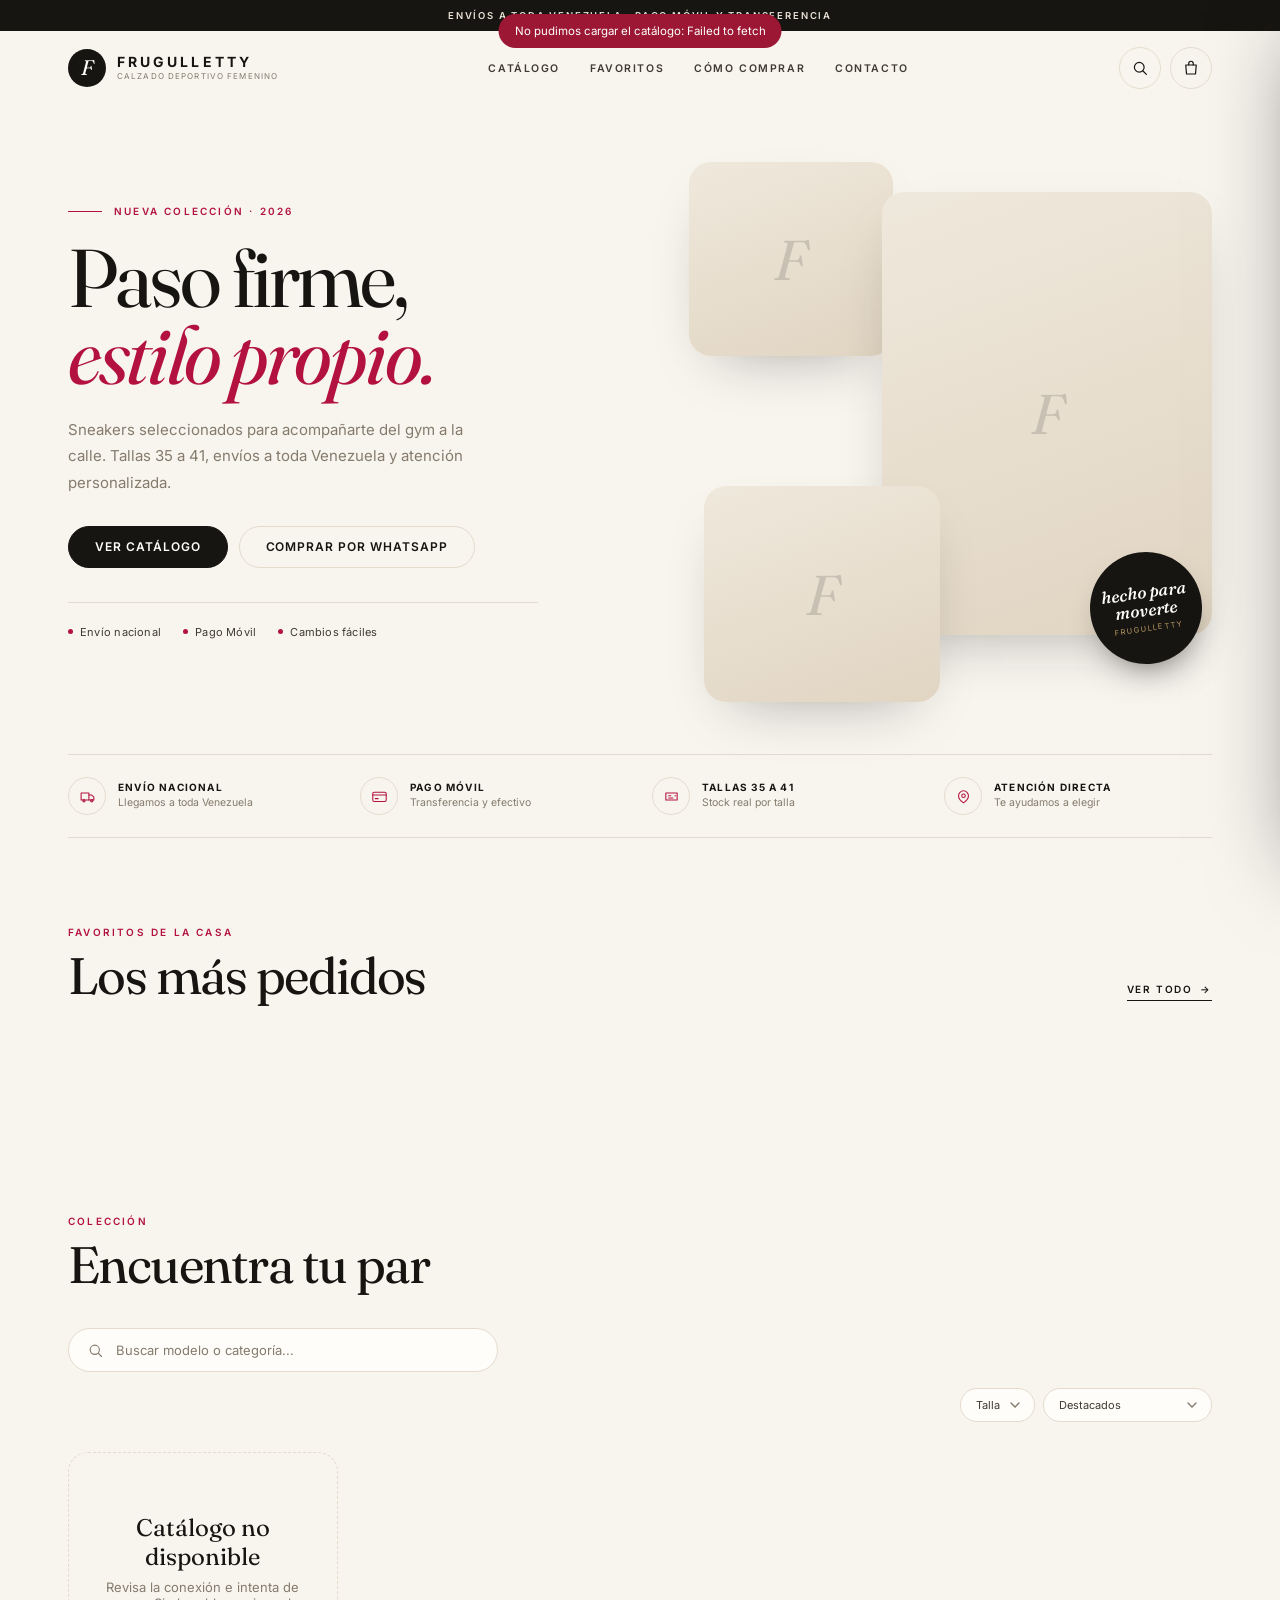
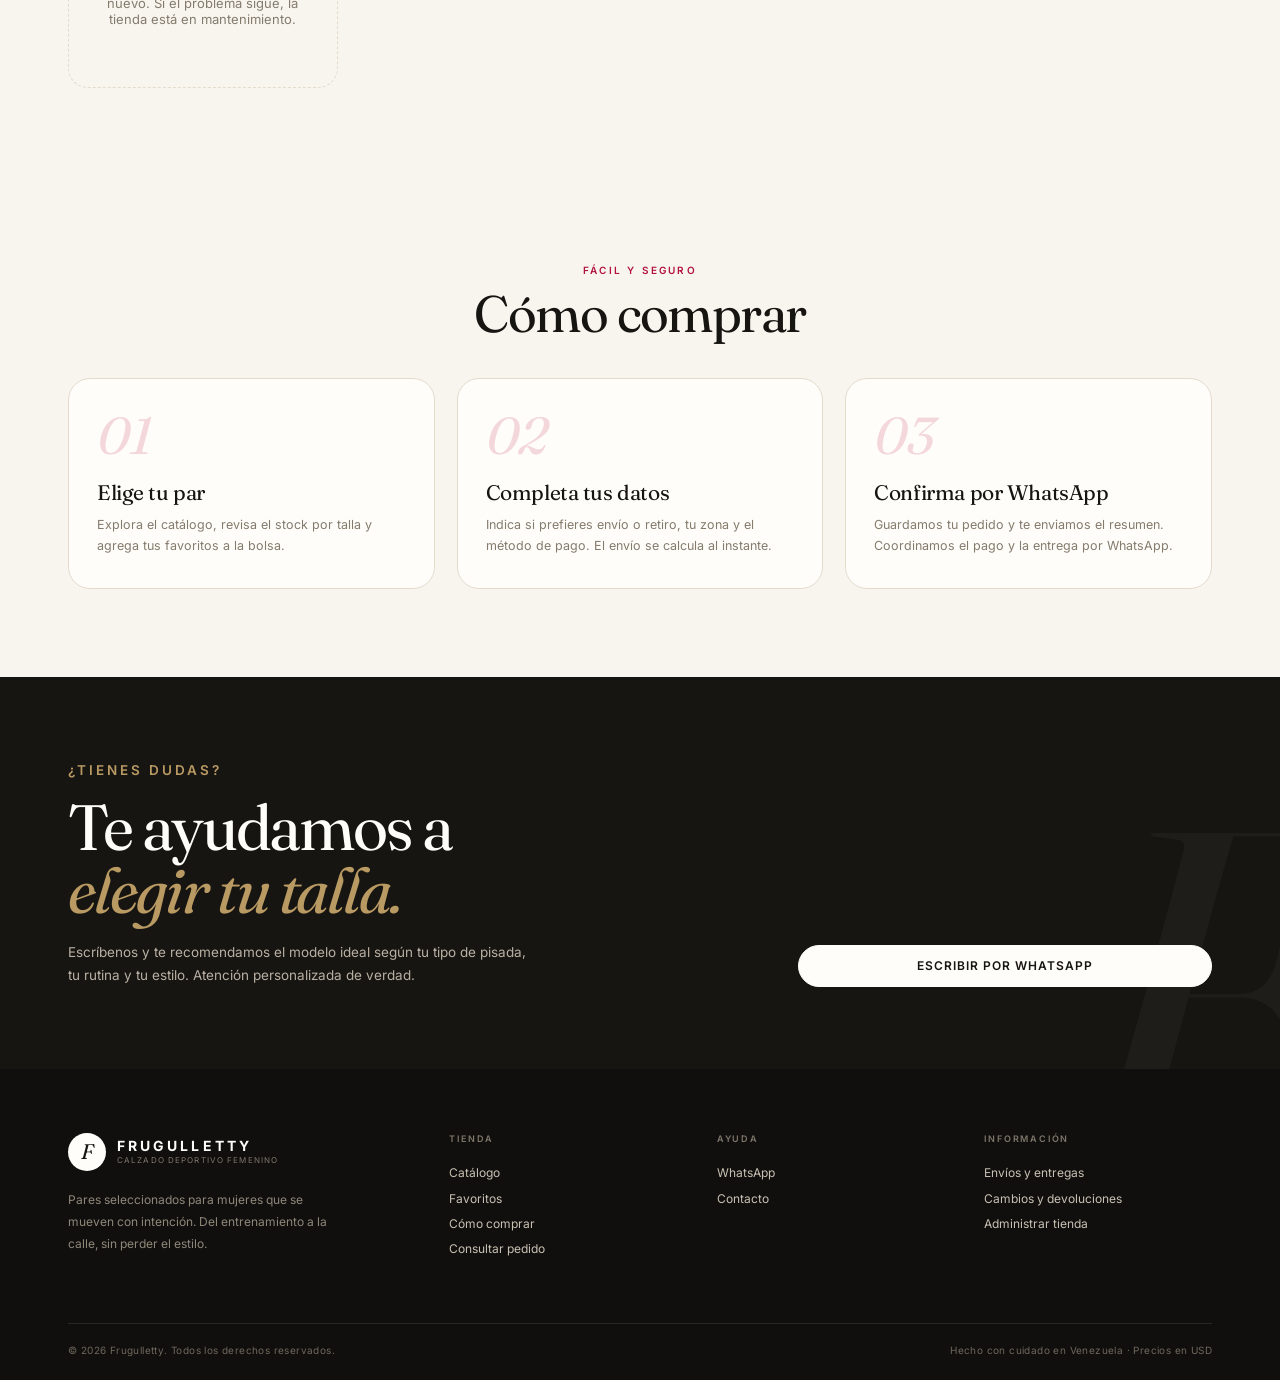
<file: docs/index.html>
<!DOCTYPE html>
<html lang="es">
<head>
  <meta charset="UTF-8">
  <meta name="viewport" content="width=device-width, initial-scale=1, viewport-fit=cover">
  <meta name="theme-color" content="#f8f5ef">
  <link rel="icon" href="data:image/svg+xml,%3Csvg xmlns='http://www.w3.org/2000/svg' viewBox='0 0 64 64'%3E%3Crect width='64' height='64' rx='14' fill='%23b3123f'/%3E%3Ctext x='32' y='45' font-family='Georgia,serif' font-size='38' fill='%23fff' text-anchor='middle'%3EF%3C/text%3E%3C/svg%3E">
  <title>Frugulletty — Calzado deportivo femenino</title>
  <meta name="description" content="Sneakers seleccionados para acompañarte del gym a la calle. Tallas 35 a 41, envíos a toda Venezuela y pago móvil.">
  <meta property="og:title" content="Frugulletty — Calzado deportivo femenino">
  <meta property="og:description" content="Paso firme, estilo propio. Encuentra tu par y pide en línea.">
  <meta property="og:type" content="website">
  <link rel="preconnect" href="https://fonts.googleapis.com">
  <link rel="preconnect" href="https://fonts.gstatic.com" crossorigin>
  <link href="https://fonts.googleapis.com/css2?family=Fraunces:ital,opsz,wght@0,9..144,400;0,9..144,500;1,9..144,400;1,9..144,500&family=Inter:wght@400;500;600;700&display=swap" rel="stylesheet">
  <style>
/* ============================================================
   FRUGULLETTY — Tienda online
   Estilos base · diseño boutique limpio
   ============================================================ */

:root {
  --bg: #f8f5ef;
  --bg-2: #efe8dc;
  --surface: #fffdf9;
  --ink: #171512;
  --ink-2: #3f3a33;
  --muted: #847b6d;
  --line: #e4dbcd;
  --accent: #b3123f;
  --accent-2: #8e0d31;
  --gold: #b99a63;
  --ok: #2f7d4f;
  --warn: #a86b12;
  --radius: 20px;
  --radius-sm: 12px;
  --shadow: 0 24px 60px -30px rgba(23, 21, 18, .38);
  --serif: 'Fraunces', Georgia, 'Times New Roman', serif;
  --sans: 'Inter', -apple-system, BlinkMacSystemFont, 'Segoe UI', Roboto, sans-serif;
  --container: 1200px;
  --ease: cubic-bezier(.2, .65, .25, 1);
}

*,
*::before,
*::after { box-sizing: border-box; }

html { scroll-behavior: smooth; }

body {
  margin: 0;
  font-family: var(--sans);
  background: var(--bg);
  color: var(--ink);
  -webkit-font-smoothing: antialiased;
  text-rendering: optimizeLegibility;
}

img { max-width: 100%; display: block; }
button, input, select, textarea { font: inherit; color: inherit; }
button { cursor: pointer; border: 0; background: none; }
a { color: inherit; text-decoration: none; }
h1, h2, h3, h4, p, ul { margin: 0; }
ul { padding: 0; list-style: none; }
[hidden] { display: none !important; }

::selection { background: var(--accent); color: #fff; }

:focus-visible {
  outline: 2px solid var(--accent);
  outline-offset: 3px;
  border-radius: 4px;
}

.contenedor {
  width: 100%;
  max-width: var(--container);
  margin: 0 auto;
  padding: 0 28px;
}

.eyebrow {
  font-size: 10px;
  font-weight: 600;
  letter-spacing: .22em;
  text-transform: uppercase;
  color: var(--accent);
}

.eyebrow.claro { color: var(--gold); }

.muted { color: var(--muted); }

.btn {
  display: inline-flex;
  align-items: center;
  justify-content: center;
  gap: 9px;
  padding: 14px 26px;
  border-radius: 999px;
  font-size: 12px;
  font-weight: 600;
  letter-spacing: .08em;
  text-transform: uppercase;
  transition: background .25s var(--ease), color .25s var(--ease), border-color .25s, transform .25s, box-shadow .25s;
  border: 1px solid transparent;
  text-align: center;
  line-height: 1;
}

.btn:disabled { opacity: .55; cursor: not-allowed; }

.btn-primario {
  background: var(--ink);
  color: #fffdf9;
  border-color: var(--ink);
}
.btn-primario:hover:not(:disabled) {
  background: var(--accent);
  border-color: var(--accent);
  transform: translateY(-1px);
  box-shadow: 0 12px 24px -12px rgba(179, 18, 63, .5);
}

.btn-fantasma {
  background: transparent;
  color: var(--ink);
  border-color: var(--line);
}
.btn-fantasma:hover { border-color: var(--ink); background: var(--surface); }

.btn-claro {
  background: #fffdf9;
  color: var(--ink);
  border-color: #fffdf9;
}
.btn-claro:hover { background: var(--gold); border-color: var(--gold); color: var(--ink); }

.btn-linea-claro {
  background: transparent;
  color: #fffdf9;
  border-color: rgba(255, 253, 249, .35);
}
.btn-linea-claro:hover { border-color: #fffdf9; background: rgba(255, 253, 249, .08); }

.btn-ancho { width: 100%; }

.btn-texto {
  background: transparent;
  color: var(--muted);
  padding: 10px;
  letter-spacing: .04em;
  font-size: 11px;
}
.btn-texto:hover { color: var(--ink); }

.btn-suave {
  background: var(--bg);
  border-color: var(--line);
  color: var(--ink);
  padding: 10px 16px;
  font-size: 11px;
  border-radius: 10px;
  text-transform: none;
  letter-spacing: .02em;
}
.btn-suave:hover { border-color: var(--ink); background: #fff; }

.btn-peligro {
  background: #fbeaec;
  color: #9c1733;
  border-color: #f3cfd5;
  padding: 10px 16px;
  border-radius: 10px;
  font-size: 11px;
  text-transform: none;
  letter-spacing: .02em;
}
.btn-peligro:hover { background: #f7dce0; }

.icono-btn {
  width: 42px;
  height: 42px;
  border-radius: 50%;
  border: 1px solid var(--line);
  display: inline-flex;
  align-items: center;
  justify-content: center;
  background: transparent;
  transition: background .2s, border-color .2s, color .2s;
  flex: 0 0 auto;
}
.icono-btn:hover { border-color: var(--ink); background: var(--surface); }
.icono-btn svg { width: 18px; height: 18px; }

.solo-movil { display: none !important; }

/* ============ ANUNCIO ============ */
.anuncio {
  background: var(--ink);
  color: #e9e2d6;
  text-align: center;
  padding: 10px 16px;
  font-size: 9.5px;
  font-weight: 600;
  letter-spacing: .19em;
  text-transform: uppercase;
}

/* ============ CABECERA ============ */
.cabecera {
  position: sticky;
  top: 0;
  z-index: 50;
  background: rgba(248, 245, 239, .9);
  -webkit-backdrop-filter: blur(16px);
  backdrop-filter: blur(16px);
  border-bottom: 1px solid transparent;
  transition: border-color .3s, box-shadow .3s;
}
.cabecera.pegada {
  border-bottom-color: var(--line);
  box-shadow: 0 12px 30px -24px rgba(23, 21, 18, .35);
}
.cabecera-in {
  display: flex;
  align-items: center;
  justify-content: space-between;
  gap: 24px;
  height: 74px;
}
.marca { display: inline-flex; align-items: center; gap: 11px; }
.marca-simbolo {
  width: 38px;
  height: 38px;
  border-radius: 50%;
  background: var(--ink);
  color: #fffdf9;
  display: inline-flex;
  align-items: center;
  justify-content: center;
  font-family: var(--serif);
  font-size: 21px;
  font-style: italic;
  padding-bottom: 2px;
  flex: 0 0 auto;
}
.marca-texto { display: flex; flex-direction: column; gap: 2px; }
.marca-texto strong {
  font-size: 14px;
  font-weight: 700;
  letter-spacing: .22em;
  line-height: 1;
}
.marca-texto small {
  font-size: 8px;
  letter-spacing: .14em;
  text-transform: uppercase;
  color: var(--muted);
  white-space: nowrap;
}
.nav { display: flex; align-items: center; gap: 30px; }
.nav a {
  font-size: 10.5px;
  font-weight: 600;
  letter-spacing: .15em;
  text-transform: uppercase;
  position: relative;
  padding: 5px 0;
  color: var(--ink-2);
}
.nav a::after {
  content: '';
  position: absolute;
  left: 0;
  bottom: 0;
  width: 100%;
  height: 1px;
  background: var(--accent);
  transform: scaleX(0);
  transform-origin: left;
  transition: transform .25s var(--ease);
}
.nav a:hover { color: var(--ink); }
.nav a:hover::after { transform: scaleX(1); }
.cabecera-acciones { display: flex; align-items: center; gap: 9px; }
.btn-carrito { position: relative; }
.badge {
  position: absolute;
  top: -4px;
  right: -4px;
  min-width: 19px;
  height: 19px;
  border-radius: 999px;
  background: var(--accent);
  color: #fff;
  font-size: 10px;
  font-weight: 700;
  display: inline-flex;
  align-items: center;
  justify-content: center;
  padding: 0 5px;
  border: 2px solid var(--bg);
}

.menu-movil {
  position: fixed;
  inset: 64px 0 auto 0;
  z-index: 49;
  background: var(--bg);
  border-bottom: 1px solid var(--line);
  padding: 18px 24px 26px;
  display: flex;
  flex-direction: column;
  gap: 4px;
  box-shadow: 0 30px 50px -30px rgba(23, 21, 18, .45);
}
.menu-movil a {
  padding: 13px 4px;
  font-size: 12px;
  font-weight: 600;
  letter-spacing: .15em;
  text-transform: uppercase;
  border-bottom: 1px solid var(--line);
}
.menu-movil a:last-child { border-bottom: 0; }

/* ============ HERO ============ */
.hero { padding: 56px 0 0; overflow: hidden; }
.hero-in {
  display: grid;
  grid-template-columns: 1.04fr .96fr;
  gap: 54px;
  align-items: center;
  min-height: 540px;
}
.hero-texto { padding-bottom: 20px; }
.hero-texto .eyebrow {
  display: flex;
  align-items: center;
  gap: 12px;
  margin-bottom: 22px;
}
.hero-texto .eyebrow::before {
  content: '';
  width: 34px;
  height: 1px;
  background: var(--accent);
}
.hero h1 {
  font-family: var(--serif);
  font-weight: 400;
  font-size: clamp(46px, 6.4vw, 84px);
  line-height: .94;
  letter-spacing: -.035em;
}
.hero h1 em {
  font-style: italic;
  font-weight: 400;
  color: var(--accent);
}
.hero-desc {
  max-width: 430px;
  margin-top: 24px;
  font-size: 15px;
  line-height: 1.75;
  color: var(--muted);
}
.hero-cta { display: flex; flex-wrap: wrap; gap: 11px; margin-top: 30px; }
.hero-puntos {
  display: flex;
  flex-wrap: wrap;
  gap: 8px 22px;
  margin-top: 34px;
  padding-top: 22px;
  border-top: 1px solid var(--line);
  max-width: 470px;
}
.hero-puntos li {
  display: flex;
  align-items: center;
  gap: 7px;
  font-size: 11px;
  color: var(--ink-2);
  letter-spacing: .02em;
}
.hero-puntos li::before {
  content: '';
  width: 5px;
  height: 5px;
  border-radius: 50%;
  background: var(--accent);
  flex: 0 0 auto;
}

.hero-visual {
  position: relative;
  height: 540px;
  min-width: 0;
}
.hero-foto {
  position: absolute;
  overflow: hidden;
  border-radius: 22px;
  background: linear-gradient(160deg, #efe8dc, #e1d5c2);
  box-shadow: var(--shadow);
}
.hero-foto img {
  width: 100%;
  height: 100%;
  object-fit: cover;
  transition: transform 1s var(--ease);
}
.hero-foto:hover img { transform: scale(1.045); }
.hero-foto.foto-1 { right: 0; top: 30px; width: 63%; height: 82%; z-index: 2; }
.hero-foto.foto-2 { left: 0; top: 0; width: 39%; height: 36%; z-index: 1; }
.hero-foto.foto-3 { left: 3%; bottom: 0; width: 45%; height: 40%; z-index: 3; }
.hero-foto .sin-foto { position: absolute; inset: 0; display: grid; place-items: center; }
.hero-sello {
  position: absolute;
  right: 2%;
  bottom: 7%;
  z-index: 4;
  width: 112px;
  height: 112px;
  border-radius: 50%;
  background: var(--ink);
  color: #fffdf9;
  display: flex;
  flex-direction: column;
  align-items: center;
  justify-content: center;
  text-align: center;
  transform: rotate(-8deg);
  box-shadow: 0 18px 36px -18px rgba(23, 21, 18, .7);
  padding: 10px;
}
.hero-sello strong {
  font-family: var(--serif);
  font-size: 17px;
  font-style: italic;
  font-weight: 500;
  line-height: 1.05;
}
.hero-sello small {
  margin-top: 5px;
  font-size: 7.5px;
  letter-spacing: .16em;
  text-transform: uppercase;
  color: var(--gold);
}

.tira-confianza {
  display: grid;
  grid-template-columns: repeat(4, 1fr);
  gap: 24px;
  border-top: 1px solid var(--line);
  border-bottom: 1px solid var(--line);
  margin-top: 52px;
  padding: 22px 0;
}
.confianza {
  display: flex;
  align-items: center;
  gap: 12px;
  min-width: 0;
}
.confianza-ic {
  width: 38px;
  height: 38px;
  border-radius: 50%;
  border: 1px solid var(--line);
  display: grid;
  place-items: center;
  color: var(--accent);
  flex: 0 0 auto;
}
.confianza-ic svg { width: 17px; height: 17px; }
.confianza strong {
  display: block;
  font-size: 10px;
  letter-spacing: .12em;
  text-transform: uppercase;
  margin-bottom: 3px;
}
.confianza small { display: block; font-size: 10.5px; color: var(--muted); line-height: 1.35; }

/* ============ SECCIONES ============ */
.seccion { padding: 88px 0; }
.seccion-cab {
  display: flex;
  align-items: flex-end;
  justify-content: space-between;
  gap: 24px;
  margin-bottom: 38px;
}
.seccion-cab.centrado { justify-content: center; text-align: center; }
.seccion-cab h2 {
  font-family: var(--serif);
  font-weight: 400;
  font-size: clamp(32px, 4vw, 52px);
  line-height: 1;
  letter-spacing: -.03em;
  margin-top: 12px;
}
.enlace-flecha {
  display: inline-flex;
  align-items: center;
  gap: 8px;
  font-size: 10px;
  font-weight: 600;
  letter-spacing: .16em;
  text-transform: uppercase;
  padding-bottom: 5px;
  border-bottom: 1px solid var(--ink);
  white-space: nowrap;
  transition: color .2s, border-color .2s;
}
.enlace-flecha:hover { color: var(--accent); border-color: var(--accent); }
.enlace-flecha span { transition: transform .2s; }
.enlace-flecha:hover span { transform: translateX(3px); }
.catalogo-cuenta { font-size: 11px; color: var(--muted); letter-spacing: .04em; }

/* ============ PRODUCTOS ============ */
.grid-productos {
  display: grid;
  grid-template-columns: repeat(4, minmax(0, 1fr));
  gap: 34px 22px;
}
.producto { display: flex; flex-direction: column; min-width: 0; }
.producto-media {
  position: relative;
  aspect-ratio: 4 / 5;
  border-radius: 18px;
  overflow: hidden;
  background: linear-gradient(160deg, #efe8dc, #e2d6c4);
  cursor: pointer;
}
.producto-media img {
  width: 100%;
  height: 100%;
  object-fit: cover;
  transition: transform .8s var(--ease);
}
.producto-media:hover img { transform: scale(1.055); }
.producto-media::after {
  content: '';
  position: absolute;
  inset: auto 0 0 0;
  height: 30%;
  background: linear-gradient(transparent, rgba(23, 21, 18, .1));
  pointer-events: none;
}
.producto-mono {
  position: absolute;
  inset: 0;
  display: grid;
  place-items: center;
  font-family: var(--serif);
  font-size: 56px;
  font-style: italic;
  color: rgba(23, 21, 18, .15);
  z-index: 0;
}
.producto-media img { position: relative; z-index: 1; }
.etiqueta {
  position: absolute;
  top: 12px;
  left: 12px;
  z-index: 2;
  background: var(--ink);
  color: #fffdf9;
  font-size: 8.5px;
  font-weight: 700;
  letter-spacing: .14em;
  text-transform: uppercase;
  padding: 6px 9px;
  border-radius: 999px;
}
.etiqueta.oferta { background: var(--accent); }
.etiqueta.agotado { background: rgba(23, 21, 18, .82); }
.etiqueta.destacado { background: var(--gold); color: var(--ink); }
.quick-add {
  position: absolute;
  right: 12px;
  bottom: 12px;
  z-index: 2;
  width: 38px;
  height: 38px;
  border-radius: 50%;
  background: #fffdf9;
  color: var(--ink);
  display: grid;
  place-items: center;
  box-shadow: 0 8px 20px -8px rgba(23, 21, 18, .5);
  opacity: 0;
  transform: translateY(6px);
  transition: opacity .25s, transform .25s, background .2s;
}
.producto-media:hover .quick-add { opacity: 1; transform: translateY(0); }
.quick-add:hover { background: var(--accent); color: #fff; }
.quick-add svg { width: 16px; height: 16px; }

.producto-info { padding: 15px 2px 0; }
.producto-cat {
  font-size: 8.5px;
  letter-spacing: .16em;
  text-transform: uppercase;
  color: var(--muted);
}
.producto-nombre {
  font-size: 14.5px;
  font-weight: 600;
  letter-spacing: -.01em;
  margin: 5px 0 7px;
  line-height: 1.3;
}
.producto-precio { display: flex; align-items: baseline; gap: 8px; flex-wrap: wrap; }
.precio {
  font-size: 14.5px;
  font-weight: 700;
  letter-spacing: -.01em;
}
.precio-antes {
  font-size: 11.5px;
  color: var(--muted);
  text-decoration: line-through;
}
.precio-bs { font-size: 10px; color: var(--muted); width: 100%; }
.producto-tallas {
  font-size: 10px;
  color: var(--muted);
  margin-top: 7px;
  white-space: nowrap;
  overflow: hidden;
  text-overflow: ellipsis;
}
.producto-accion {
  margin-top: 11px;
  display: inline-flex;
  align-items: center;
  gap: 6px;
  font-size: 9.5px;
  font-weight: 700;
  letter-spacing: .14em;
  text-transform: uppercase;
  color: var(--ink);
  border-bottom: 1px solid var(--line);
  padding-bottom: 4px;
  width: fit-content;
  transition: color .2s, border-color .2s;
}
.producto-accion:hover { color: var(--accent); border-color: var(--accent); }
.producto-agotado .producto-media { opacity: .62; }
.producto-agotado .producto-accion { color: var(--muted); pointer-events: none; }

/* ============ FILTROS ============ */
.filtros { margin-bottom: 30px; }
.buscador {
  display: flex;
  align-items: center;
  gap: 10px;
  max-width: 430px;
  background: var(--surface);
  border: 1px solid var(--line);
  border-radius: 999px;
  padding: 12px 18px;
  transition: border-color .2s, box-shadow .2s;
}
.buscador:focus-within { border-color: var(--ink); box-shadow: 0 0 0 3px rgba(23, 21, 18, .05); }
.buscador svg { width: 17px; height: 17px; color: var(--muted); flex: 0 0 auto; }
.buscador input {
  border: 0;
  outline: 0;
  background: transparent;
  width: 100%;
  font-size: 13px;
}
.buscador input::placeholder { color: var(--muted); }
.filtros-fila {
  display: flex;
  align-items: center;
  justify-content: space-between;
  gap: 18px;
  margin-top: 16px;
  flex-wrap: wrap;
}
.chips {
  display: flex;
  align-items: center;
  gap: 7px;
  overflow-x: auto;
  padding-bottom: 3px;
  scrollbar-width: none;
}
.chips::-webkit-scrollbar { display: none; }
.chip {
  flex: 0 0 auto;
  font-size: 10px;
  font-weight: 600;
  letter-spacing: .1em;
  text-transform: uppercase;
  padding: 9px 15px;
  border-radius: 999px;
  border: 1px solid var(--line);
  color: var(--ink-2);
  background: transparent;
  transition: all .2s;
}
.chip:hover { border-color: var(--ink); color: var(--ink); }
.chip.activa { background: var(--ink); border-color: var(--ink); color: #fffdf9; }
.filtros-selects { display: flex; gap: 8px; flex-wrap: wrap; }
.select {
  appearance: none;
  -webkit-appearance: none;
  background-color: var(--surface);
  background-image: url("data:image/svg+xml,%3Csvg xmlns='http://www.w3.org/2000/svg' width='10' height='6' viewBox='0 0 10 6'%3E%3Cpath d='M1 1l4 4 4-4' fill='none' stroke='%23847b6d' stroke-width='1.4' stroke-linecap='round'/%3E%3C/svg%3E");
  background-repeat: no-repeat;
  background-position: right 14px center;
  border: 1px solid var(--line);
  border-radius: 999px;
  padding: 9px 34px 9px 15px;
  font-size: 11px;
  color: var(--ink-2);
  cursor: pointer;
}
.select:focus { outline: 0; border-color: var(--ink); }

.vacio {
  border: 1px dashed var(--line);
  border-radius: var(--radius);
  padding: 60px 24px;
  text-align: center;
  color: var(--muted);
  font-size: 13px;
}
.vacio strong {
  display: block;
  font-family: var(--serif);
  font-size: 24px;
  font-weight: 400;
  color: var(--ink);
  margin-bottom: 8px;
}

/* ============ PASOS ============ */
.pasos { display: grid; grid-template-columns: repeat(3, 1fr); gap: 22px; }
.paso {
  background: var(--surface);
  border: 1px solid var(--line);
  border-radius: 22px;
  padding: 30px 28px 32px;
  position: relative;
  overflow: hidden;
}
.paso-num {
  font-family: var(--serif);
  font-size: 52px;
  line-height: 1;
  color: rgba(179, 18, 63, .16);
  display: block;
  margin-bottom: 18px;
  font-style: italic;
}
.paso h3 {
  font-family: var(--serif);
  font-size: 21px;
  font-weight: 400;
  letter-spacing: -.02em;
  margin-bottom: 9px;
}
.paso p { font-size: 12.5px; line-height: 1.7; color: var(--muted); }

/* ============ CONTACTO ============ */
.contacto {
  background: var(--ink);
  color: #fffdf9;
  padding: 82px 0;
  position: relative;
  overflow: hidden;
}
.contacto::after {
  content: 'F';
  position: absolute;
  right: -40px;
  bottom: -150px;
  font-family: var(--serif);
  font-size: 460px;
  font-style: italic;
  color: rgba(255, 253, 249, .035);
  line-height: 1;
  pointer-events: none;
}
.contacto-in {
  display: grid;
  grid-template-columns: 1.25fr .75fr;
  gap: 40px;
  align-items: end;
  position: relative;
  z-index: 1;
}
.contacto h2 {
  font-family: var(--serif);
  font-weight: 400;
  font-size: clamp(36px, 5vw, 64px);
  line-height: .98;
  letter-spacing: -.035em;
  margin: 14px 0 20px;
}
.contacto h2 em { font-style: italic; color: var(--gold); }
.contacto p { max-width: 470px; color: #b9b0a3; font-size: 13.5px; line-height: 1.7; }
.contacto-acciones { display: flex; flex-direction: column; gap: 10px; }

/* ============ PIE ============ */
.pie { background: #100f0d; color: #b8b0a3; padding: 64px 0 24px; }
.pie-in {
  display: grid;
  grid-template-columns: 1.5fr repeat(3, 1fr);
  gap: 40px;
}
.pie-marca .marca-simbolo { background: #fffdf9; color: var(--ink); }
.pie-marca .marca-texto strong { color: #fffdf9; }
.pie-marca .marca-texto small { color: #7e766a; }
.pie-marca p {
  margin-top: 18px;
  font-size: 12px;
  line-height: 1.8;
  max-width: 280px;
  color: #8f877a;
}
.pie h4 {
  font-size: 9px;
  letter-spacing: .2em;
  text-transform: uppercase;
  color: #7e766a;
  margin-bottom: 16px;
  font-weight: 600;
}
.pie-col a, .pie-col span {
  display: block;
  font-size: 12px;
  line-height: 2.1;
  color: #c9c1b4;
}
.pie-col a:hover { color: #fffdf9; }
.pie-pie {
  grid-column: 1 / -1;
  border-top: 1px solid rgba(255, 253, 249, .1);
  margin-top: 22px;
  padding-top: 20px;
  display: flex;
  align-items: center;
  justify-content: space-between;
  gap: 16px;
  flex-wrap: wrap;
  font-size: 10px;
  color: #6f675c;
  letter-spacing: .04em;
}
.pie-pie a:hover { color: #c9c1b4; }

/* ============ CAPA + DRAWER ============ */
.capa {
  position: fixed;
  inset: 0;
  z-index: 80;
  background: rgba(23, 21, 18, .46);
  -webkit-backdrop-filter: blur(2px);
  backdrop-filter: blur(2px);
  opacity: 0;
  transition: opacity .3s;
}
.capa.visible { opacity: 1; }
body.bloqueado { overflow: hidden; }

.drawer {
  position: fixed;
  top: 0;
  right: 0;
  z-index: 90;
  height: 100dvh;
  width: min(430px, 100%);
  background: var(--surface);
  display: flex;
  flex-direction: column;
  transform: translateX(102%);
  transition: transform .38s var(--ease);
  box-shadow: -30px 0 80px -40px rgba(23, 21, 18, .5);
}
.drawer.abierto { transform: translateX(0); }
.drawer-cab {
  display: flex;
  align-items: flex-start;
  justify-content: space-between;
  gap: 16px;
  padding: 24px 24px 18px;
  border-bottom: 1px solid var(--line);
}
.drawer-cab h3 {
  font-family: var(--serif);
  font-size: 27px;
  font-weight: 400;
  letter-spacing: -.02em;
  margin-top: 5px;
}
.drawer-cab h3 span { font-family: var(--sans); font-size: 11px; color: var(--muted); letter-spacing: 0; }
.drawer-items { flex: 1; overflow-y: auto; padding: 4px 24px; }
.drawer-vacio {
  height: 100%;
  display: flex;
  flex-direction: column;
  align-items: center;
  justify-content: center;
  text-align: center;
  gap: 10px;
  color: var(--muted);
  padding: 40px 10px;
}
.drawer-vacio .icono-grande { font-size: 40px; opacity: .35; }
.drawer-vacio strong { font-family: var(--serif); font-size: 23px; font-weight: 400; color: var(--ink); }
.drawer-vacio p { font-size: 12.5px; line-height: 1.6; max-width: 220px; }

.item-carrito {
  display: grid;
  grid-template-columns: 82px 1fr auto;
  gap: 14px;
  padding: 18px 0;
  border-bottom: 1px solid var(--line);
}
.item-carrito-media {
  width: 82px;
  height: 100px;
  border-radius: 12px;
  overflow: hidden;
  background: linear-gradient(160deg, #efe8dc, #e2d6c4);
  position: relative;
}
.item-carrito-media img { width: 100%; height: 100%; object-fit: cover; }
.item-carrito-info { min-width: 0; display: flex; flex-direction: column; }
.item-carrito-cat { font-size: 8px; letter-spacing: .14em; text-transform: uppercase; color: var(--muted); }
.item-carrito-nombre { font-size: 13px; font-weight: 600; margin: 3px 0 3px; line-height: 1.3; }
.item-carrito-meta { font-size: 10.5px; color: var(--muted); }
.item-carrito-cant {
  display: inline-flex;
  align-items: center;
  border: 1px solid var(--line);
  border-radius: 999px;
  margin-top: auto;
  width: fit-content;
}
.item-carrito-cant button {
  width: 26px;
  height: 26px;
  display: grid;
  place-items: center;
  font-size: 14px;
  color: var(--ink-2);
}
.item-carrito-cant button:hover { color: var(--accent); }
.item-carrito-cant span { min-width: 20px; text-align: center; font-size: 11px; font-weight: 600; }
.item-carrito-der { display: flex; flex-direction: column; align-items: flex-end; justify-content: space-between; gap: 10px; }
.item-carrito-precio { font-size: 12.5px; font-weight: 700; white-space: nowrap; }
.item-carrito-quitar { font-size: 9px; color: var(--muted); text-decoration: underline; text-underline-offset: 3px; }
.item-carrito-quitar:hover { color: var(--accent); }
.drawer-pie { border-top: 1px solid var(--line); padding: 18px 24px calc(20px + env(safe-area-inset-bottom)); }
.resumen-linea { display: flex; align-items: center; justify-content: space-between; font-size: 12.5px; margin-bottom: 8px; }
.resumen-linea strong { font-size: 15px; }
.resumen-linea.pequena { color: var(--muted); font-size: 11px; margin-bottom: 16px; }

/* ============ MODAL ============ */
.modal {
  position: fixed;
  inset: 0;
  z-index: 100;
  display: grid;
  place-items: center;
  padding: 22px;
}
.modal-fondo {
  position: absolute;
  inset: 0;
  background: rgba(23, 21, 18, .55);
  -webkit-backdrop-filter: blur(3px);
  backdrop-filter: blur(3px);
}
.modal-card {
  position: relative;
  width: 100%;
  max-width: 960px;
  max-height: 92dvh;
  overflow-y: auto;
  background: var(--surface);
  border-radius: 26px;
  box-shadow: 0 40px 120px -40px rgba(0, 0, 0, .6);
  animation: modalEntra .32s var(--ease);
}
@keyframes modalEntra {
  from { opacity: 0; transform: translateY(14px) scale(.985); }
  to { opacity: 1; transform: none; }
}
.modal-cerrar {
  position: absolute;
  top: 14px;
  right: 14px;
  z-index: 5;
  width: 38px;
  height: 38px;
  border-radius: 50%;
  background: rgba(255, 253, 249, .9);
  border: 1px solid var(--line);
  display: grid;
  place-items: center;
  font-size: 14px;
  -webkit-backdrop-filter: blur(8px);
  backdrop-filter: blur(8px);
}
.modal-cerrar:hover { background: var(--ink); color: #fff; border-color: var(--ink); }

.modal-producto { display: grid; grid-template-columns: 1.02fr .98fr; }
.modal-producto-media {
  position: relative;
  background: linear-gradient(160deg, #efe8dc, #e2d6c4);
  min-height: 480px;
  overflow: hidden;
}
.modal-producto-media img { width: 100%; height: 100%; object-fit: cover; position: absolute; inset: 0; }
.modal-producto-media .producto-mono { font-size: 90px; }
.modal-producto-info { padding: 40px 38px 34px; }
.modal-producto-info .producto-cat { margin-bottom: 8px; }
.modal-producto-info h2 {
  font-family: var(--serif);
  font-size: clamp(28px, 3vw, 38px);
  font-weight: 400;
  letter-spacing: -.025em;
  line-height: 1.06;
  margin-bottom: 12px;
}
.modal-precio { display: flex; align-items: baseline; gap: 10px; flex-wrap: wrap; margin-bottom: 6px; }
.modal-precio .precio { font-size: 22px; }
.modal-precio .precio-antes { font-size: 14px; }
.modal-precio .precio-bs { width: 100%; font-size: 11px; }
.modal-desc { font-size: 12.5px; line-height: 1.7; color: var(--muted); margin: 14px 0 20px; }
.modal-etiqueta {
  display: flex;
  align-items: center;
  justify-content: space-between;
  gap: 12px;
  font-size: 10px;
  font-weight: 600;
  letter-spacing: .14em;
  text-transform: uppercase;
  margin-bottom: 10px;
}
.modal-etiqueta span { color: var(--muted); font-weight: 400; letter-spacing: 0; text-transform: none; font-size: 10.5px; }
.tallas-grid { display: flex; flex-wrap: wrap; gap: 7px; margin-bottom: 22px; }
.talla-btn {
  min-width: 46px;
  height: 42px;
  padding: 0 12px;
  border: 1px solid var(--line);
  border-radius: 10px;
  font-size: 12px;
  font-weight: 500;
  background: transparent;
  transition: all .18s;
}
.talla-btn:hover:not(:disabled) { border-color: var(--ink); }
.talla-btn.activa { background: var(--ink); border-color: var(--ink); color: #fffdf9; }
.talla-btn:disabled { opacity: .32; text-decoration: line-through; cursor: not-allowed; }
.modal-compra { display: flex; gap: 10px; align-items: stretch; }
.cantidad-control {
  display: inline-flex;
  align-items: center;
  border: 1px solid var(--line);
  border-radius: 999px;
  flex: 0 0 auto;
}
.cantidad-control button { width: 34px; height: 46px; display: grid; place-items: center; font-size: 16px; }
.cantidad-control button:hover { color: var(--accent); }
.cantidad-control span { min-width: 24px; text-align: center; font-size: 13px; font-weight: 600; }
.modal-compra .btn { flex: 1; }
.modal-meta {
  margin-top: 20px;
  padding-top: 18px;
  border-top: 1px solid var(--line);
  display: grid;
  gap: 8px;
}
.modal-meta li { display: flex; align-items: center; gap: 8px; font-size: 10.5px; color: var(--muted); }
.modal-meta li::before { content: '✓'; color: var(--accent); font-size: 10px; }

/* ============ CHECKOUT ============ */
.modal-checkout { max-width: 800px; }
.checkout-cab { padding: 30px 34px 0; }
.checkout-cab h2 {
  font-family: var(--serif);
  font-size: 32px;
  font-weight: 400;
  letter-spacing: -.025em;
  margin: 6px 0 4px;
}
.checkout-cab p { font-size: 12px; color: var(--muted); }
.checkout-cuerpo { padding: 24px 34px 34px; display: grid; gap: 22px; }
.form-bloque h3 {
  font-size: 10px;
  font-weight: 700;
  letter-spacing: .16em;
  text-transform: uppercase;
  color: var(--muted);
  margin-bottom: 12px;
  display: flex;
  align-items: center;
  gap: 10px;
}
.form-bloque h3::after { content: ''; height: 1px; flex: 1; background: var(--line); }
.form-grid { display: grid; grid-template-columns: 1fr 1fr; gap: 12px; }
.form-grid .ancho { grid-column: 1 / -1; }
.campo { display: flex; flex-direction: column; gap: 6px; min-width: 0; }
.campo label { font-size: 9.5px; font-weight: 600; letter-spacing: .1em; text-transform: uppercase; color: var(--muted); }
.campo input, .campo select, .campo textarea {
  width: 100%;
  border: 1px solid var(--line);
  border-radius: 10px;
  background: #fff;
  padding: 12px 13px;
  font-size: 13px;
  transition: border-color .2s, box-shadow .2s;
  min-width: 0;
}
.campo input:focus, .campo select:focus, .campo textarea:focus {
  outline: 0;
  border-color: var(--ink);
  box-shadow: 0 0 0 3px rgba(23, 21, 18, .05);
}
.campo textarea { resize: vertical; min-height: 76px; }
.campo .error-campo { font-size: 10.5px; color: var(--accent); }

.segmento { display: grid; grid-template-columns: 1fr 1fr; gap: 8px; }
.segmento label {
  border: 1px solid var(--line);
  border-radius: 12px;
  padding: 13px 14px;
  cursor: pointer;
  font-size: 12px;
  display: flex;
  align-items: center;
  gap: 9px;
  transition: all .18s;
}
.segmento input { accent-color: var(--accent); }
.segmento label:has(input:checked) { border-color: var(--ink); background: var(--bg); }

.pagos { display: grid; grid-template-columns: repeat(3, 1fr); gap: 8px; }
.pago-opcion {
  position: relative;
  border: 1px solid var(--line);
  border-radius: 12px;
  padding: 13px 12px;
  cursor: pointer;
  font-size: 11.5px;
  line-height: 1.35;
  transition: all .18s;
  display: flex;
  align-items: center;
  gap: 8px;
}
.pago-opcion input { accent-color: var(--accent); flex: 0 0 auto; }
.pago-opcion:has(input:checked) { border-color: var(--accent); background: rgba(179, 18, 63, .045); }
.pago-info {
  margin-top: 10px;
  background: var(--bg);
  border: 1px solid var(--line);
  border-radius: 12px;
  padding: 14px 16px;
  font-size: 11.5px;
  line-height: 1.75;
  color: var(--ink-2);
}
.pago-info strong { color: var(--ink); }
.pago-info code {
  font-family: ui-monospace, SFMono-Regular, Menlo, monospace;
  font-size: 11px;
  background: #fff;
  padding: 2px 6px;
  border-radius: 5px;
  border: 1px solid var(--line);
}

.totales {
  background: var(--ink);
  color: #fffdf9;
  border-radius: 16px;
  padding: 20px 22px;
}
.totales-linea { display: flex; justify-content: space-between; align-items: center; font-size: 12px; color: #b9b0a3; margin-bottom: 8px; }
.totales-linea strong { color: #fffdf9; }
.totales-total {
  display: flex;
  justify-content: space-between;
  align-items: baseline;
  border-top: 1px solid rgba(255, 253, 249, .16);
  margin-top: 12px;
  padding-top: 14px;
  gap: 10px;
}
.totales-total span { font-size: 10px; letter-spacing: .16em; text-transform: uppercase; color: var(--gold); }
.totales-total strong { font-family: var(--serif); font-size: 30px; font-weight: 400; letter-spacing: -.02em; }
.totales-bs { text-align: right; font-size: 10.5px; color: #8f877a; margin-top: 2px; }
.checkout-acciones { display: flex; gap: 10px; align-items: center; }
.checkout-acciones .btn { flex: 1; }
.checkout-nota { font-size: 10px; color: var(--muted); line-height: 1.6; margin-top: 2px; }

/* ============ ÉXITO / SEGUIMIENTO ============ */
.modal-exito { max-width: 540px; text-align: center; }
.exito-cuerpo { padding: 44px 36px 36px; }
.exito-icono {
  width: 66px;
  height: 66px;
  border-radius: 50%;
  background: rgba(47, 125, 79, .1);
  color: var(--ok);
  display: grid;
  place-items: center;
  margin: 0 auto 20px;
  font-size: 26px;
}
.exito-cuerpo h2 {
  font-family: var(--serif);
  font-size: 34px;
  font-weight: 400;
  letter-spacing: -.03em;
  margin-bottom: 8px;
}
.exito-cuerpo > p { font-size: 12.5px; line-height: 1.7; color: var(--muted); }
.exito-id {
  display: inline-flex;
  align-items: center;
  gap: 10px;
  margin: 18px 0 22px;
  padding: 10px 16px;
  border: 1px dashed var(--line);
  border-radius: 10px;
  font-family: ui-monospace, SFMono-Regular, Menlo, monospace;
  font-size: 13px;
  letter-spacing: .06em;
  background: var(--bg);
}
.exito-resumen {
  text-align: left;
  border-top: 1px solid var(--line);
  border-bottom: 1px solid var(--line);
  padding: 16px 0;
  margin-bottom: 20px;
  max-height: 190px;
  overflow-y: auto;
}
.exito-item { display: flex; justify-content: space-between; gap: 12px; font-size: 11.5px; padding: 5px 0; color: var(--ink-2); }
.exito-item span:last-child { white-space: nowrap; font-weight: 600; }
.exito-total { display: flex; justify-content: space-between; align-items: baseline; margin-bottom: 22px; }
.exito-total span { font-size: 10px; letter-spacing: .16em; text-transform: uppercase; color: var(--muted); }
.exito-total strong { font-family: var(--serif); font-size: 28px; font-weight: 400; }
.exito-acciones { display: grid; gap: 8px; }
.exito-secundario { display: flex; gap: 8px; }
.exito-secundario .btn { flex: 1; }
.exito-nota { font-size: 10px; color: var(--muted); margin-top: 14px; line-height: 1.6; }

/* ============ SEGUIMIENTO ============ */
.seguimiento-cuerpo { padding: 38px 34px 32px; }
.seguimiento-cuerpo h2 {
  font-family: var(--serif);
  font-size: 30px;
  font-weight: 400;
  letter-spacing: -.025em;
  margin: 4px 0 6px;
}
.seguimiento-cuerpo > p { font-size: 12px; color: var(--muted); line-height: 1.6; margin-bottom: 20px; }
.seguimiento-form { display: grid; grid-template-columns: 1fr 1fr auto; gap: 8px; align-items: end; }
.seguimiento-resultado { margin-top: 24px; border-top: 1px solid var(--line); padding-top: 22px; }
.linea-tiempo { display: flex; gap: 0; margin: 22px 0 24px; }
.etapa { flex: 1; text-align: center; position: relative; font-size: 9px; letter-spacing: .06em; text-transform: uppercase; color: var(--muted); }
.etapa::before {
  content: '';
  display: block;
  width: 13px;
  height: 13px;
  border-radius: 50%;
  border: 1px solid var(--line);
  background: var(--surface);
  margin: 0 auto 8px;
  position: relative;
  z-index: 2;
}
.etapa::after {
  content: '';
  position: absolute;
  top: 6px;
  left: 50%;
  width: 100%;
  height: 1px;
  background: var(--line);
  z-index: 1;
}
.etapa:last-child::after { display: none; }
.etapa.hecha { color: var(--ink); }
.etapa.hecha::before { background: var(--accent); border-color: var(--accent); }
.etapa.hecha::after { background: var(--accent); }
.etapa.cancelada::before { background: #9c1733; border-color: #9c1733; }

.resultado-cab {
  display: flex;
  justify-content: space-between;
  align-items: center;
  gap: 12px;
  flex-wrap: wrap;
  margin-bottom: 14px;
}
.resultado-id { font-family: ui-monospace, monospace; font-size: 12px; letter-spacing: .05em; }
.estado-badge {
  display: inline-flex;
  align-items: center;
  gap: 6px;
  font-size: 9px;
  font-weight: 700;
  letter-spacing: .1em;
  text-transform: uppercase;
  padding: 6px 10px;
  border-radius: 999px;
  background: var(--bg);
  border: 1px solid var(--line);
}
.estado-badge::before { content: ''; width: 5px; height: 5px; border-radius: 50%; background: currentColor; }
.estado-pendiente { color: var(--warn); background: #fbf3e2; border-color: #f0dfbb; }
.estado-confirmado { color: #1d5f8a; background: #e9f2f8; border-color: #cfe2ef; }
.estado-enviado { color: #6a3d9a; background: #f2ecf9; border-color: #e0d2f0; }
.estado-entregado { color: var(--ok); background: #eaf5ee; border-color: #cfe8d8; }
.estado-cancelado { color: #9c1733; background: #fbeaec; border-color: #f3cfd5; }

/* ============ TOAST / AVISO ============ */
.toast {
  position: fixed;
  left: 50%;
  bottom: 26px;
  transform: translate(-50%, 14px);
  z-index: 200;
  background: var(--ink);
  color: #fffdf9;
  padding: 13px 20px;
  border-radius: 999px;
  font-size: 12px;
  letter-spacing: .02em;
  box-shadow: 0 18px 40px -18px rgba(0, 0, 0, .6);
  opacity: 0;
  transition: opacity .25s, transform .25s;
  max-width: calc(100vw - 32px);
  text-align: center;
}
.toast.visible { opacity: 1; transform: translate(-50%, 0); }
.toast.error { background: #9c1733; }
.toast.ok { background: var(--ok); }

.aviso-conexion {
  position: fixed;
  top: 14px;
  left: 50%;
  transform: translateX(-50%);
  z-index: 210;
  background: #9c1733;
  color: #fff;
  font-size: 11.5px;
  padding: 10px 16px;
  border-radius: 999px;
  box-shadow: var(--shadow);
  max-width: calc(100vw - 32px);
  text-align: center;
}
.demo-chip {
  position: fixed;
  left: 14px;
  bottom: 14px;
  z-index: 60;
  background: var(--gold);
  color: var(--ink);
  font-size: 8.5px;
  font-weight: 700;
  letter-spacing: .14em;
  text-transform: uppercase;
  padding: 7px 11px;
  border-radius: 999px;
  box-shadow: 0 8px 18px -10px rgba(23, 21, 18, .5);
}

/* ============================================================
   ADMIN
   ============================================================ */
#vista-admin { min-height: 100dvh; background: #f3efe7; padding-bottom: 70px; }
.admin-top {
  background: var(--ink);
  color: #fffdf9;
  position: sticky;
  top: 0;
  z-index: 40;
}
.admin-top-in {
  display: flex;
  align-items: center;
  justify-content: space-between;
  gap: 20px;
  min-height: 68px;
  flex-wrap: wrap;
  padding-top: 10px;
  padding-bottom: 10px;
}
.admin-marca { display: flex; align-items: center; gap: 10px; }
.admin-marca .marca-simbolo { background: #fffdf9; color: var(--ink); width: 32px; height: 32px; font-size: 18px; }
.admin-marca strong { font-size: 12px; letter-spacing: .2em; }
.admin-marca small { display: block; font-size: 7.5px; letter-spacing: .14em; text-transform: uppercase; color: #9b9285; margin-top: 2px; }
.admin-nav { display: flex; gap: 3px; flex-wrap: wrap; }
.admin-nav button {
  color: #b8b0a3;
  font-size: 9.5px;
  font-weight: 600;
  letter-spacing: .12em;
  text-transform: uppercase;
  padding: 9px 13px;
  border-radius: 999px;
  transition: all .18s;
}
.admin-nav button:hover { color: #fffdf9; background: rgba(255, 253, 249, .07); }
.admin-nav button.activo { background: #fffdf9; color: var(--ink); }
.admin-salir { display: flex; align-items: center; gap: 9px; }
.admin-salir .btn { padding: 9px 14px; font-size: 9px; border-color: rgba(255, 253, 249, .3); color: #fffdf9; background: transparent; }
.admin-salir .btn:hover { background: rgba(255, 253, 249, .1); }

.admin-main { width: 100%; max-width: 1120px; margin: 0 auto; padding: 32px 24px 0; }
.admin-cab { display: flex; align-items: flex-end; justify-content: space-between; gap: 18px; flex-wrap: wrap; margin-bottom: 24px; }
.admin-cab h1 {
  font-family: var(--serif);
  font-size: 34px;
  font-weight: 400;
  letter-spacing: -.03em;
  margin-top: 6px;
}
.admin-cab p { font-size: 12px; color: var(--muted); margin-top: 5px; }
.admin-acciones { display: flex; gap: 8px; flex-wrap: wrap; }

.stats { display: grid; grid-template-columns: repeat(4, 1fr); gap: 14px; margin-bottom: 26px; }
.stat {
  background: var(--surface);
  border: 1px solid var(--line);
  border-radius: 16px;
  padding: 18px 18px 16px;
}
.stat span { font-size: 8.5px; font-weight: 700; letter-spacing: .14em; text-transform: uppercase; color: var(--muted); }
.stat strong { display: block; font-family: var(--serif); font-size: 30px; font-weight: 400; letter-spacing: -.02em; margin-top: 7px; }
.stat small { display: block; font-size: 10px; color: var(--muted); margin-top: 3px; }
.stat.destacado { background: var(--ink); border-color: var(--ink); color: #fffdf9; }
.stat.destacado span { color: var(--gold); }
.stat.destacado small { color: #9b9285; }

.admin-filtros { display: flex; gap: 7px; flex-wrap: wrap; margin-bottom: 16px; }
.admin-filtros button {
  font-size: 9.5px;
  font-weight: 600;
  letter-spacing: .1em;
  text-transform: uppercase;
  padding: 8px 13px;
  border-radius: 999px;
  border: 1px solid var(--line);
  background: var(--surface);
  color: var(--ink-2);
}
.admin-filtros button.activo { background: var(--ink); border-color: var(--ink); color: #fffdf9; }

.pedido-card {
  background: var(--surface);
  border: 1px solid var(--line);
  border-radius: 16px;
  padding: 18px 20px;
  margin-bottom: 12px;
}
.pedido-cab { display: flex; align-items: center; justify-content: space-between; gap: 12px; flex-wrap: wrap; margin-bottom: 12px; }
.pedido-id { display: flex; align-items: center; gap: 10px; flex-wrap: wrap; }
.pedido-id code { font-family: ui-monospace, monospace; font-size: 12px; letter-spacing: .04em; font-weight: 700; }
.pedido-fecha { font-size: 10px; color: var(--muted); }
.pedido-cuerpo { display: grid; grid-template-columns: 1.2fr .8fr; gap: 18px; }
.pedido-cliente { font-size: 11.5px; line-height: 1.75; color: var(--ink-2); }
.pedido-cliente strong { display: block; font-size: 13px; color: var(--ink); margin-bottom: 2px; }
.pedido-cliente .mini { font-size: 10px; color: var(--muted); }
.pedido-items { font-size: 11px; line-height: 1.7; color: var(--ink-2); }
.pedido-items li { display: flex; justify-content: space-between; gap: 10px; padding: 2px 0; }
.pedido-items li span:last-child { white-space: nowrap; color: var(--muted); }
.pedido-pie {
  display: flex;
  align-items: center;
  justify-content: space-between;
  gap: 12px;
  flex-wrap: wrap;
  border-top: 1px solid var(--line);
  margin-top: 14px;
  padding-top: 13px;
}
.pedido-total { font-size: 11px; color: var(--muted); }
.pedido-total strong { font-size: 16px; color: var(--ink); margin-left: 6px; }
.pedido-control { display: flex; align-items: center; gap: 8px; flex-wrap: wrap; }
.pedido-control .select { padding-top: 8px; padding-bottom: 8px; font-size: 10px; }
.pedido-wa {
  width: 34px;
  height: 34px;
  border-radius: 50%;
  display: grid;
  place-items: center;
  background: #eaf5ee;
  color: var(--ok);
  border: 1px solid #cfe8d8;
}
.pedido-wa:hover { background: var(--ok); color: #fff; }
.pedido-wa svg { width: 15px; height: 15px; }
.pedido-nota { margin-top: 10px; font-size: 10.5px; color: var(--muted); background: var(--bg); border-radius: 8px; padding: 9px 11px; line-height: 1.6; }
.vacio-admin { background: var(--surface); border: 1px dashed var(--line); border-radius: 16px; padding: 54px 20px; text-align: center; color: var(--muted); font-size: 12px; }
.vacio-admin strong { display: block; font-family: var(--serif); font-size: 24px; color: var(--ink); font-weight: 400; margin-bottom: 6px; }

.admin-tabla { background: var(--surface); border: 1px solid var(--line); border-radius: 16px; overflow: hidden; }
.admin-tabla-cab, .admin-fila {
  display: grid;
  grid-template-columns: 56px 1.7fr .8fr .7fr .7fr auto;
  gap: 12px;
  align-items: center;
  padding: 12px 16px;
}
.admin-tabla-cab {
  font-size: 8px;
  font-weight: 700;
  letter-spacing: .14em;
  text-transform: uppercase;
  color: var(--muted);
  border-bottom: 1px solid var(--line);
  background: var(--bg);
}
.admin-fila { border-bottom: 1px solid var(--line); font-size: 11.5px; }
.admin-fila:last-child { border-bottom: 0; }
.admin-fila:hover { background: rgba(239, 232, 220, .25); }
.admin-prod-mini { display: flex; align-items: center; gap: 10px; min-width: 0; }
.admin-prod-img { width: 46px; height: 56px; border-radius: 8px; overflow: hidden; background: var(--bg-2); flex: 0 0 auto; }
.admin-prod-img img { width: 100%; height: 100%; object-fit: cover; }
.admin-prod-nombre { min-width: 0; }
.admin-prod-nombre strong { display: block; font-size: 11.5px; white-space: nowrap; overflow: hidden; text-overflow: ellipsis; }
.admin-prod-nombre small { color: var(--muted); font-size: 9px; }
.admin-fila .cod { font-family: ui-monospace, monospace; font-size: 9.5px; color: var(--muted); }
.admin-fila .precio-celda { font-weight: 700; }
.admin-fila .stock-celda { font-size: 10px; }
.admin-fila .stock-celda.bajo { color: #9c1733; font-weight: 700; }
.admin-fila-acciones { display: flex; gap: 5px; justify-content: flex-end; }
.admin-fila-acciones button {
  width: 30px;
  height: 30px;
  border-radius: 8px;
  border: 1px solid var(--line);
  display: grid;
  place-items: center;
  font-size: 12px;
  color: var(--ink-2);
}
.admin-fila-acciones button:hover { border-color: var(--ink); background: var(--bg); }
.admin-fila-acciones button.eliminar:hover { border-color: #9c1733; color: #9c1733; background: #fbeaec; }

.admin-login { max-width: 400px; margin: 8vh auto 0; background: var(--surface); border: 1px solid var(--line); border-radius: 22px; padding: 36px 32px; box-shadow: var(--shadow); }
.admin-login .marca-simbolo { margin-bottom: 20px; }
.admin-login h1 { font-family: var(--serif); font-size: 30px; font-weight: 400; letter-spacing: -.03em; margin-bottom: 5px; }
.admin-login p { font-size: 11.5px; color: var(--muted); line-height: 1.6; margin-bottom: 22px; }
.admin-login .campo { margin-bottom: 12px; }
.admin-error { background: #fbeaec; color: #9c1733; border: 1px solid #f3cfd5; border-radius: 9px; padding: 9px 12px; font-size: 11px; margin-bottom: 12px; line-height: 1.5; }

.admin-form { background: var(--surface); border: 1px solid var(--line); border-radius: 18px; padding: 24px; }
.admin-form h2 { font-family: var(--serif); font-size: 23px; font-weight: 400; letter-spacing: -.02em; margin-bottom: 4px; }
.admin-form > p { font-size: 11px; color: var(--muted); margin-bottom: 20px; }
.admin-form .form-grid { gap: 14px; }
.admin-form textarea { min-height: 96px; }
.admin-check { display: flex; align-items: center; gap: 9px; font-size: 11.5px; padding: 10px 0; }
.admin-check input { accent-color: var(--accent); width: 16px; height: 16px; }
.admin-bloque { border-top: 1px solid var(--line); margin-top: 22px; padding-top: 22px; }
.admin-bloque h3 { font-size: 9px; font-weight: 700; letter-spacing: .16em; text-transform: uppercase; color: var(--muted); margin-bottom: 14px; display: flex; align-items: center; gap: 10px; }
.admin-bloque h3::after { content: ''; height: 1px; flex: 1; background: var(--line); }
.admin-grid-2 { display: grid; grid-template-columns: 1fr 1fr; gap: 14px; }
.admin-pie-form { display: flex; justify-content: flex-end; gap: 8px; margin-top: 22px; padding-top: 18px; border-top: 1px solid var(--line); }

.tallas-admin { display: grid; gap: 8px; }
.talla-fila { display: grid; grid-template-columns: 70px 1fr auto; gap: 8px; align-items: center; }
.talla-fila input { padding: 9px 11px; border: 1px solid var(--line); border-radius: 8px; font-size: 12px; background: #fff; }
.talla-fila button { width: 30px; height: 30px; border-radius: 8px; border: 1px solid var(--line); display: grid; place-items: center; color: var(--muted); }
.talla-fila button:hover { border-color: #9c1733; color: #9c1733; }
.zona-fila { display: grid; grid-template-columns: 1fr 110px auto; gap: 8px; align-items: center; margin-bottom: 8px; }
.zona-fila input { padding: 9px 11px; border: 1px solid var(--line); border-radius: 8px; font-size: 12px; background: #fff; }
.zona-fila button { width: 30px; height: 30px; border-radius: 8px; border: 1px solid var(--line); display: grid; place-items: center; color: var(--muted); }
.zona-fila button:hover { border-color: #9c1733; color: #9c1733; }
.admin-ayuda { font-size: 10px; color: var(--muted); line-height: 1.6; margin-top: 5px; }

.admin-toast {
  position: fixed;
  right: 20px;
  bottom: 20px;
  z-index: 120;
  background: var(--ink);
  color: #fffdf9;
  border-radius: 12px;
  padding: 13px 18px;
  font-size: 11.5px;
  box-shadow: var(--shadow);
  opacity: 0;
  transform: translateY(8px);
  transition: all .25s;
  pointer-events: none;
}
.admin-toast.visible { opacity: 1; transform: none; }
.admin-toast.ok { background: var(--ok); }
.admin-toast.error { background: #9c1733; }

/* ============ RESPONSIVE ============ */
@media (max-width: 1080px) {
  .grid-productos { grid-template-columns: repeat(3, minmax(0, 1fr)); }
  .hero-in { gap: 36px; }
  .hero-visual { height: 480px; }
  .nav { gap: 22px; }
}

@media (max-width: 900px) {
  .contenedor { padding: 0 22px; }
  .nav { display: none; }
  .solo-movil { display: inline-flex !important; }
  .cabecera-in { height: 66px; }
  .hero { padding-top: 38px; }
  .hero-in { grid-template-columns: 1fr; gap: 36px; min-height: 0; }
  .hero-texto { padding-bottom: 0; }
  .hero-visual { height: 460px; max-width: 560px; margin: 0 auto; width: 100%; }
  .hero-desc { max-width: 520px; }
  .tira-confianza { grid-template-columns: 1fr 1fr; gap: 18px 24px; margin-top: 40px; }
  .seccion { padding: 68px 0; }
  .seccion-cab { margin-bottom: 28px; }
  .contacto-in { grid-template-columns: 1fr; gap: 28px; align-items: start; }
  .contacto-acciones { flex-direction: row; flex-wrap: wrap; }
  .contacto-acciones .btn { flex: 1; min-width: 180px; }
  .pie-in { grid-template-columns: 1.4fr 1fr 1fr; gap: 30px; }
  .pie-marca { grid-column: 1 / -1; }
  .modal-producto { grid-template-columns: 1fr; }
  .modal-producto-media { min-height: 340px; aspect-ratio: 4 / 3; }
  .modal-producto-info { padding: 28px 26px 30px; }
  .stats { grid-template-columns: 1fr 1fr; }
  .pedido-cuerpo { grid-template-columns: 1fr; gap: 10px; }
  .pasos { grid-template-columns: 1fr; }
  .paso { padding: 24px 24px 26px; }
  .paso-num { font-size: 40px; margin-bottom: 12px; }
}

@media (max-width: 680px) {
  .contenedor { padding: 0 17px; }
  .anuncio { font-size: 8px; letter-spacing: .14em; padding: 9px 12px; }
  .cabecera-in { height: 62px; gap: 10px; }
  .marca-simbolo { width: 34px; height: 34px; font-size: 19px; }
  .marca-texto strong { font-size: 12px; letter-spacing: .18em; }
  .marca-texto small { font-size: 7px; letter-spacing: .1em; }
  .icono-btn { width: 38px; height: 38px; }
  .hero { padding-top: 30px; }
  .hero h1 { font-size: clamp(42px, 12vw, 58px); }
  .hero-desc { font-size: 14px; margin-top: 18px; }
  .hero-cta { margin-top: 22px; }
  .hero-cta .btn { flex: 1; min-width: 150px; padding: 13px 18px; }
  .hero-puntos { margin-top: 24px; padding-top: 18px; gap: 7px 16px; }
  .hero-visual { height: 380px; }
  .hero-foto.foto-1 { width: 66%; height: 80%; top: 24px; }
  .hero-foto.foto-2 { width: 38%; height: 34%; }
  .hero-foto.foto-3 { width: 44%; height: 38%; }
  .hero-sello { width: 88px; height: 88px; right: 1%; bottom: 5%; }
  .hero-sello strong { font-size: 14px; }
  .hero-sello small { font-size: 6px; }
  .tira-confianza { grid-template-columns: 1fr; gap: 14px; padding: 20px 0; }
  .confianza:nth-child(3), .confianza:nth-child(4) { display: none; }
  .seccion { padding: 56px 0; }
  .seccion-cab { align-items: flex-start; flex-direction: column; gap: 14px; }
  .seccion-cab.centrado { align-items: center; }
  .seccion-cab h2 { font-size: clamp(30px, 9vw, 40px); }
  .catalogo-cuenta { display: none; }
  .grid-productos { grid-template-columns: repeat(2, minmax(0, 1fr)); gap: 24px 12px; }
  .producto-media { border-radius: 14px; }
  .producto-info { padding-top: 11px; }
  .producto-nombre { font-size: 12.5px; margin: 4px 0 5px; }
  .producto-cat { font-size: 7.5px; }
  .precio { font-size: 12.5px; }
  .precio-antes { font-size: 10px; }
  .precio-bs { font-size: 9px; }
  .producto-tallas { font-size: 9px; }
  .producto-accion { font-size: 8.5px; margin-top: 9px; }
  .quick-add { opacity: 1; transform: none; width: 32px; height: 32px; right: 8px; bottom: 8px; }
  .etiqueta { font-size: 7.5px; padding: 5px 7px; top: 8px; left: 8px; }
  .filtros { margin-bottom: 22px; }
  .buscador { max-width: 100%; }
  .filtros-fila { align-items: flex-start; flex-direction: column; gap: 12px; }
  .chips { width: 100%; margin: 0 -17px; padding: 0 17px 3px; }
  .filtros-selects { width: 100%; }
  .filtros-selects .select { flex: 1; }
  .contacto { padding: 60px 0; }
  .contacto-acciones { flex-direction: column; }
  .contacto-acciones .btn { width: 100%; }
  .pie { padding: 48px 0 20px; }
  .pie-in { grid-template-columns: 1fr 1fr; gap: 26px 22px; }
  .pie-marca { grid-column: 1 / -1; }
  .pie-pie { flex-direction: column; align-items: flex-start; gap: 8px; }
  .modal { padding: 0; align-items: end; }
  .modal-card { max-height: 94dvh; border-radius: 22px 22px 0 0; max-width: 100%; }
  .modal-producto-media { min-height: 280px; aspect-ratio: 1 / 1; }
  .modal-cerrar { top: 10px; right: 10px; }
  .checkout-cab { padding: 24px 20px 0; }
  .checkout-cab h2 { font-size: 27px; }
  .checkout-cuerpo { padding: 20px 20px calc(24px + env(safe-area-inset-bottom)); gap: 18px; }
  .form-grid { grid-template-columns: 1fr; }
  .form-grid .ancho { grid-column: auto; }
  .pagos { grid-template-columns: 1fr; }
  .segmento { grid-template-columns: 1fr; }
  .checkout-acciones { flex-direction: column-reverse; }
  .checkout-acciones .btn { width: 100%; }
  .totales-total strong { font-size: 26px; }
  .exito-cuerpo { padding: 34px 22px 28px; }
  .exito-secundario { flex-direction: column; }
  .seguimiento-cuerpo { padding: 30px 20px 26px; }
  .seguimiento-form { grid-template-columns: 1fr; }
  .seguimiento-form .btn { width: 100%; }
  .linea-tiempo { margin: 18px 0 20px; }
  .etapa { font-size: 7.5px; }
  .drawer { width: 100%; }
  .drawer-cab { padding: 18px 18px 14px; }
  .drawer-items { padding: 0 18px; }
  .drawer-pie { padding: 16px 18px calc(18px + env(safe-area-inset-bottom)); }
  .item-carrito { grid-template-columns: 72px 1fr auto; gap: 11px; }
  .item-carrito-media { width: 72px; height: 90px; }
  .admin-main { padding: 22px 16px 0; }
  .admin-top-in { gap: 10px; }
  .admin-nav { order: 3; width: 100%; overflow-x: auto; flex-wrap: nowrap; padding-bottom: 4px; }
  .admin-nav button { flex: 0 0 auto; }
  .admin-cab h1 { font-size: 28px; }
  .stats { grid-template-columns: 1fr 1fr; gap: 9px; }
  .stat { padding: 14px; }
  .stat strong { font-size: 25px; }
  .admin-tabla-cab, .admin-fila { grid-template-columns: 46px 1.5fr .7fr auto; }
  .admin-tabla-cab span:nth-child(3), .admin-fila > *:nth-child(3),
  .admin-tabla-cab span:nth-child(4), .admin-fila > *:nth-child(4) { display: none; }
  .admin-form { padding: 18px; }
  .admin-grid-2 { grid-template-columns: 1fr; }
  .admin-login { margin-top: 5vh; padding: 28px 22px; }
  .pedido-card { padding: 15px; }
  .admin-fila-acciones { gap: 4px; }
}

@media (max-width: 380px) {
  .grid-productos { grid-template-columns: 1fr; }
  .producto-media { aspect-ratio: 1 / 1; }
  .tira-confianza .confianza:nth-child(2) { display: none; }
  .marca-texto small { display: none; }
}

@media (prefers-reduced-motion: reduce) {
  *, *::before, *::after {
    animation-duration: .001ms !important;
    animation-iteration-count: 1 !important;
    transition-duration: .001ms !important;
    scroll-behavior: auto !important;
  }
}

</style>
</head>
<body>

  <div class="anuncio" id="anuncio">Envíos a toda Venezuela · Pago Móvil y transferencia</div>

  <header class="cabecera" id="cabecera">
    <div class="contenedor cabecera-in">
      <button class="icono-btn solo-movil" id="btn-menu" aria-label="Abrir menú" aria-expanded="false">
        <svg viewBox="0 0 24 24" fill="none" stroke="currentColor" stroke-width="1.6" stroke-linecap="round"><path d="M4 7h16M4 12h16M4 17h16"/></svg>
      </button>

      <a class="marca" href="#inicio" aria-label="Frugulletty, ir al inicio">
        <span class="marca-simbolo">F</span>
        <span class="marca-texto">
          <strong id="marca-nombre">FRUGULLETTY</strong>
          <small id="marca-tagline">calzado deportivo femenino</small>
        </span>
      </a>

      <nav class="nav" aria-label="Navegación principal">
        <a href="#catalogo">Catálogo</a>
        <a href="#destacados">Favoritos</a>
        <a href="#como-comprar">Cómo comprar</a>
        <a href="#contacto">Contacto</a>
      </nav>

      <div class="cabecera-acciones">
        <button class="icono-btn" id="btn-buscar" aria-label="Buscar productos">
          <svg viewBox="0 0 24 24" fill="none" stroke="currentColor" stroke-width="1.6" stroke-linecap="round"><circle cx="11" cy="11" r="6.5"/><path d="M16 16l4.5 4.5"/></svg>
        </button>
        <button class="icono-btn btn-carrito" id="btn-carrito" aria-label="Abrir mi bolsa">
          <svg viewBox="0 0 24 24" fill="none" stroke="currentColor" stroke-width="1.6" stroke-linecap="round" stroke-linejoin="round"><path d="M5 8h14l-1 12H6L5 8z"/><path d="M9 8V6a3 3 0 0 1 6 0v2"/></svg>
          <span class="badge" id="carrito-badge" hidden>0</span>
        </button>
      </div>
    </div>
  </header>

  <div class="menu-movil" id="menu-movil" hidden>
    <a href="#catalogo">Catálogo</a>
    <a href="#destacados">Favoritos</a>
    <a href="#como-comprar">Cómo comprar</a>
    <a href="#contacto">Contacto</a>
    <a href="#admin">Administrar tienda</a>
  </div>

  <!-- ======================= TIENDA ======================= -->
  <main id="vista-tienda">

    <section class="hero" id="inicio">
      <div class="contenedor hero-in">
        <div class="hero-texto">
          <p class="eyebrow" id="hero-eyebrow">Nueva colección · 2026</p>
          <h1>Paso firme,<br><em>estilo propio.</em></h1>
          <p class="hero-desc" id="hero-desc">Sneakers seleccionados para acompañarte del gym a la calle. Tallas 35 a 41, envíos a toda Venezuela y atención personalizada.</p>
          <div class="hero-cta">
            <a class="btn btn-primario" href="#catalogo">Ver catálogo</a>
            <button class="btn btn-fantasma" id="hero-wa" type="button">Comprar por WhatsApp</button>
          </div>
          <ul class="hero-puntos">
            <li>Envío nacional</li>
            <li>Pago Móvil</li>
            <li>Cambios fáciles</li>
          </ul>
        </div>
        <div class="hero-visual" id="hero-visual" aria-hidden="true"></div>
      </div>
      <div class="contenedor">
        <div class="tira-confianza">
          <div class="confianza">
            <span class="confianza-ic"><svg viewBox="0 0 24 24" fill="none" stroke="currentColor" stroke-width="1.5" stroke-linecap="round" stroke-linejoin="round"><path d="M3 7h11v10H3z"/><path d="M14 10h4l3 3v4h-7"/><circle cx="7" cy="18" r="1.6"/><circle cx="18" cy="18" r="1.6"/></svg></span>
            <div><strong>Envío nacional</strong><small>Llegamos a toda Venezuela</small></div>
          </div>
          <div class="confianza">
            <span class="confianza-ic"><svg viewBox="0 0 24 24" fill="none" stroke="currentColor" stroke-width="1.5" stroke-linecap="round" stroke-linejoin="round"><rect x="2.5" y="6" width="19" height="13" rx="2"/><path d="M2.5 10h19"/><path d="M6 15h4"/></svg></span>
            <div><strong>Pago Móvil</strong><small>Transferencia y efectivo</small></div>
          </div>
          <div class="confianza">
            <span class="confianza-ic"><svg viewBox="0 0 24 24" fill="none" stroke="currentColor" stroke-width="1.5" stroke-linecap="round" stroke-linejoin="round"><path d="M4 7h16v10H4z"/><path d="M8 11h3M8 14h6"/><path d="M17 11h1"/></svg></span>
            <div><strong>Tallas 35 a 41</strong><small>Stock real por talla</small></div>
          </div>
          <div class="confianza">
            <span class="confianza-ic"><svg viewBox="0 0 24 24" fill="none" stroke="currentColor" stroke-width="1.5" stroke-linecap="round" stroke-linejoin="round"><path d="M12 21s7-4.4 7-10a7 7 0 1 0-14 0c0 5.6 7 10 7 10z"/><circle cx="12" cy="11" r="2.5"/></svg></span>
            <div><strong>Atención directa</strong><small>Te ayudamos a elegir</small></div>
          </div>
        </div>
      </div>
    </section>

    <section class="seccion" id="destacados">
      <div class="contenedor">
        <div class="seccion-cab">
          <div>
            <p class="eyebrow">Favoritos de la casa</p>
            <h2>Los más pedidos</h2>
          </div>
          <a class="enlace-flecha" href="#catalogo">Ver todo <span>→</span></a>
        </div>
        <div class="grid-productos" id="destacados-grid"></div>
      </div>
    </section>

    <section class="seccion" id="catalogo">
      <div class="contenedor">
        <div class="seccion-cab">
          <div>
            <p class="eyebrow">Colección</p>
            <h2>Encuentra tu par</h2>
          </div>
          <p class="catalogo-cuenta" id="catalogo-cuenta"></p>
        </div>

        <div class="filtros">
          <label class="buscador" for="buscar">
            <svg viewBox="0 0 24 24" fill="none" stroke="currentColor" stroke-width="1.6" stroke-linecap="round"><circle cx="11" cy="11" r="6.5"/><path d="M16 16l4.5 4.5"/></svg>
            <input id="buscar" type="search" placeholder="Buscar modelo o categoría..." autocomplete="off">
          </label>
          <div class="filtros-fila">
            <div class="chips" id="chips-categorias"></div>
            <div class="filtros-selects">
              <select class="select" id="filtro-talla" aria-label="Filtrar por talla">
                <option value="">Talla</option>
              </select>
              <select class="select" id="orden" aria-label="Ordenar productos">
                <option value="destacados">Destacados</option>
                <option value="precio-asc">Precio: menor a mayor</option>
                <option value="precio-desc">Precio: mayor a menor</option>
                <option value="nuevos">Novedades</option>
              </select>
            </div>
          </div>
        </div>

        <div class="grid-productos" id="catalogo-grid"></div>
        <div class="vacio" id="catalogo-vacio" hidden>
          <strong>No encontramos ese par</strong>
          Prueba con otra talla, categoría o palabra.
        </div>
      </div>
    </section>

    <section class="seccion" id="como-comprar">
      <div class="contenedor">
        <div class="seccion-cab centrado">
          <div>
            <p class="eyebrow">Fácil y seguro</p>
            <h2>Cómo comprar</h2>
          </div>
        </div>
        <div class="pasos">
          <article class="paso">
            <span class="paso-num">01</span>
            <h3>Elige tu par</h3>
            <p>Explora el catálogo, revisa el stock por talla y agrega tus favoritos a la bolsa.</p>
          </article>
          <article class="paso">
            <span class="paso-num">02</span>
            <h3>Completa tus datos</h3>
            <p>Indica si prefieres envío o retiro, tu zona y el método de pago. El envío se calcula al instante.</p>
          </article>
          <article class="paso">
            <span class="paso-num">03</span>
            <h3>Confirma por WhatsApp</h3>
            <p>Guardamos tu pedido y te enviamos el resumen. Coordinamos el pago y la entrega por WhatsApp.</p>
          </article>
        </div>
      </div>
    </section>

    <section class="contacto" id="contacto">
      <div class="contenedor contacto-in">
        <div>
          <p class="eyebrow claro">¿Tienes dudas?</p>
          <h2>Te ayudamos a<br><em>elegir tu talla.</em></h2>
          <p>Escríbenos y te recomendamos el modelo ideal según tu tipo de pisada, tu rutina y tu estilo. Atención personalizada de verdad.</p>
        </div>
        <div class="contacto-acciones">
          <a class="btn btn-claro" id="contacto-wa" href="#" target="_blank" rel="noopener">Escribir por WhatsApp</a>
          <a class="btn btn-linea-claro" id="contacto-ig" href="#" target="_blank" rel="noopener">Ver Instagram</a>
        </div>
      </div>
    </section>
  </main>

  <!-- ======================= ADMIN ======================= -->
  <main id="vista-admin" hidden></main>

  <!-- ======================= PIE ======================= -->
  <footer class="pie">
    <div class="contenedor pie-in">
      <div class="pie-marca">
        <a class="marca" href="#inicio">
          <span class="marca-simbolo">F</span>
          <span class="marca-texto">
            <strong>FRUGULLETTY</strong>
            <small>calzado deportivo femenino</small>
          </span>
        </a>
        <p>Pares seleccionados para mujeres que se mueven con intención. Del entrenamiento a la calle, sin perder el estilo.</p>
      </div>
      <div class="pie-col">
        <h4>Tienda</h4>
        <a href="#catalogo">Catálogo</a>
        <a href="#destacados">Favoritos</a>
        <a href="#como-comprar">Cómo comprar</a>
        <button class="pie-link" id="pie-seguimiento" style="all:unset;cursor:pointer;display:block;font-size:12px;line-height:2.1;color:#c9c1b4">Consultar pedido</button>
      </div>
      <div class="pie-col">
        <h4>Ayuda</h4>
        <a href="#" id="pie-wa" target="_blank" rel="noopener">WhatsApp</a>
        <a href="#" id="pie-ig" target="_blank" rel="noopener">Instagram</a>
        <a href="#contacto">Contacto</a>
      </div>
      <div class="pie-col">
        <h4>Información</h4>
        <a href="#como-comprar">Envíos y entregas</a>
        <button class="pie-link" id="pie-cambios" style="all:unset;cursor:pointer;display:block;font-size:12px;line-height:2.1;color:#c9c1b4">Cambios y devoluciones</button>
        <a href="#admin">Administrar tienda</a>
      </div>
      <div class="pie-pie">
        <span>© <span id="pie-anio">2026</span> Frugulletty. Todos los derechos reservados.</span>
        <span>Hecho con cuidado en Venezuela · Precios en USD</span>
      </div>
    </div>
  </footer>

  <!-- ======================= BOLSA ======================= -->
  <div class="capa" id="capa" hidden></div>
  <aside class="drawer" id="drawer" aria-hidden="true" aria-label="Mi bolsa">
    <div class="drawer-cab">
      <div>
        <p class="eyebrow">Tu selección</p>
        <h3>Bolsa <span id="drawer-cuenta"></span></h3>
      </div>
      <button class="icono-btn" id="cerrar-drawer" aria-label="Cerrar bolsa">✕</button>
    </div>
    <div class="drawer-items" id="drawer-items"></div>
    <div class="drawer-pie" id="drawer-pie">
      <div class="resumen-linea"><span>Subtotal</span><strong id="drawer-subtotal">$0.00</strong></div>
      <div class="resumen-linea pequena"><span>Envío</span><span id="drawer-envio">Se calcula al finalizar</span></div>
      <button class="btn btn-primario btn-ancho" id="btn-checkout">Finalizar pedido</button>
      <button class="btn btn-texto btn-ancho" id="seguir-comprando">Seguir comprando</button>
    </div>
  </aside>

  <!-- ======================= MODAL ======================= -->
  <div class="modal" id="modal" hidden>
    <div class="modal-fondo" id="modal-fondo"></div>
    <div class="modal-card" id="modal-card" role="dialog" aria-modal="true" aria-label="Ventana"></div>
  </div>

  <div class="toast" id="toast" hidden></div>
  <div class="aviso-conexion" id="aviso-conexion" hidden></div>

  <noscript>
    <div style="padding:24px;text-align:center;font-family:sans-serif">Activa JavaScript para ver la tienda y hacer pedidos.</div>
  </noscript>

  <script>window.FRUGULLETTY_API = "https://script.google.com/macros/s/AKfycbxNOXkelAfA8dAoxq1bXH0y-6OxlRDcn0BalOBdCWGZ-eHqf3PlwsP0Mj6VT89NNv0Gjw/exec";</script>
  <script>
/* ============================================================
   FRUGULLETTY — Lógica de la tienda
   Tienda pública + panel de administración
   Modos de funcionamiento:
   1. Apps Script  -> google.script.run
   2. Página externa -> fetch a ?accion=
   3. Demo local   -> localStorage (para ver la app sin publicar)
   ============================================================ */
(function () {
  'use strict';

  /* ================== ENTORNO ================== */

  var GAS = (typeof google !== 'undefined' && google.script && google.script.run) ? google.script.run : null;
  var API_BASE = String(window.FRUGULLETTY_API || '').replace(/\/+$/, '');
  var DEMO = !GAS && !API_BASE;

  var LS = {
    carrito: 'frug_carrito',
    cliente: 'frug_cliente',
    token: 'frug_token',
    ultimo: 'frug_ultimo',
    prod: 'frug_demo_productos',
    ped: 'frug_demo_pedidos',
    cfg: 'frug_demo_config',
    clave: 'frug_demo_clave'
  };

  var ESTADOS = ['pendiente', 'confirmado', 'enviado', 'entregado', 'cancelado'];
  var ESTADO_LABEL = {
    pendiente: 'Pendiente',
    confirmado: 'Confirmado',
    enviado: 'Enviado',
    entregado: 'Entregado',
    cancelado: 'Cancelado'
  };

  var state = {
    productos: [],
    config: {},
    tasa: 0,
    categorias: [],
    tallas: [],
    filtros: { q: '', cat: '', talla: '', orden: 'destacados' },
    carrito: leerJSON(LS.carrito, []),
    modo: 'tienda',
    admin: {
      token: leer(LS.token) || '',
      vista: 'resumen',
      resumen: null,
      pedidos: [],
      productos: [],
      config: null,
      filtro: 'todos',
      nombre: ''
    }
  };

  /* ================== UTILIDADES ================== */

  function el(id) { return document.getElementById(id); }
  function uno(sel, ctx) { return (ctx || document).querySelector(sel); }
  function todos(sel, ctx) { return Array.prototype.slice.call((ctx || document).querySelectorAll(sel)); }

  function leer(k) {
    try { return localStorage.getItem(k); } catch (e) { return null; }
  }
  function guardar(k, v) {
    try { localStorage.setItem(k, v); } catch (e) { /* modo privado */ }
  }
  function borrar(k) {
    try { localStorage.removeItem(k); } catch (e) { /* modo privado */ }
  }
  function leerJSON(k, defecto) {
    try {
      var v = JSON.parse(localStorage.getItem(k) || 'null');
      return v === null || v === undefined ? defecto : v;
    } catch (e) { return defecto; }
  }
  function guardarJSON(k, v) { guardar(k, JSON.stringify(v)); }

  function esc(t) {
    return String(t === undefined || t === null ? '' : t)
      .replace(/&/g, '&amp;')
      .replace(/</g, '&lt;')
      .replace(/>/g, '&gt;')
      .replace(/"/g, '&quot;')
      .replace(/'/g, '&#39;');
  }

  function num(v) {
    var n = parseFloat(v);
    return isNaN(n) ? 0 : n;
  }

  function usd(v) {
    var n = num(v);
    return '$' + n.toFixed(2);
  }

  function bs(v) {
    var n = num(v);
    return 'Bs ' + n.toLocaleString('es-VE', { minimumFractionDigits: 2, maximumFractionDigits: 2 });
  }

  function fechaCorta(txt) {
    if (!txt) return '';
    var d = new Date(String(txt).replace(' ', 'T'));
    if (isNaN(d.getTime())) return String(txt);
    return d.toLocaleDateString('es-VE', { day: '2-digit', month: 'short' }) + ' · ' +
      d.toLocaleTimeString('es-VE', { hour: '2-digit', minute: '2-digit' });
  }

  var toastT = null;
  function toast(msg, tipo) {
    var t = el('toast');
    if (!t) return;
    t.textContent = msg;
    t.className = 'toast visible' + (tipo ? ' ' + tipo : '');
    t.hidden = false;
    clearTimeout(toastT);
    toastT = setTimeout(function () {
      t.className = 'toast';
      setTimeout(function () { t.hidden = true; }, 260);
    }, 3200);
  }

  function avisoConexion(msg) {
    var a = el('aviso-conexion');
    if (!a) return;
    if (!msg) { a.hidden = true; return; }
    a.textContent = msg;
    a.hidden = false;
  }

  function soloDigitos(v) { return String(v || '').replace(/\D/g, ''); }

  function telefonoWa(v) {
    var d = soloDigitos(v);
    if (!d) return '';
    if (d.indexOf('58') === 0) return d;
    if (d.charAt(0) === '0') return '58' + d.slice(1);
    if (d.length === 10) return '58' + d;
    return d;
  }

  function hoyISO() {
    var d = new Date();
    var m = ('0' + (d.getMonth() + 1)).slice(-2);
    var dia = ('0' + d.getDate()).slice(-2);
    return d.getFullYear() + '-' + m + '-' + dia;
  }

  function ahoraISO() {
    var d = new Date();
    var h = ('0' + d.getHours()).slice(-2);
    var mi = ('0' + d.getMinutes()).slice(-2);
    var s = ('0' + d.getSeconds()).slice(-2);
    return hoyISO() + ' ' + h + ':' + mi + ':' + s;
  }

  function copiar(texto) {
    if (navigator.clipboard && navigator.clipboard.writeText) {
      return navigator.clipboard.writeText(texto);
    }
    return Promise.reject(new Error('sin portapapeles'));
  }

  /* ================== API ================== */

  function llamar(fn, args) {
    args = args || [];
    if (GAS) {
      return new Promise(function (resolve, reject) {
        GAS.withSuccessHandler(resolve).withFailureHandler(function (err) {
          reject(new Error((err && err.message) || String(err)));
        })[fn].apply(null, args);
      });
    }
    if (DEMO) {
      return new Promise(function (resolve, reject) {
        setTimeout(function () {
          try { resolve(demoApi(fn, args)); }
          catch (e) { reject(e); }
        }, 180);
      });
    }
    var url = API_BASE + '?accion=' + encodeURIComponent(fn) +
      '&args=' + encodeURIComponent(JSON.stringify(args)) +
      '&_t=' + Date.now();
    return fetch(url, { method: 'GET', redirect: 'follow' })
      .then(function (r) {
        if (!r.ok) throw new Error('El servidor respondió ' + r.status + '.');
        return r.text();
      })
      .then(function (txt) {
        var j;
        try { j = JSON.parse(txt); }
        catch (e) { throw new Error('Respuesta no válida del servidor. Revisa la URL de la API.'); }
        if (!j || j.ok !== true) throw new Error((j && j.error) || 'No se pudo completar la operación.');
        return j.r;
      });
  }

  /* ================== DEMO (localStorage) ================== */

  var DEMO_PRODUCTOS = [
    ['AURA-001', 'Aura Runner', 'Running', 'Runner ligera con malla transpirable y suela de espuma. Ideal para entrenar todos los días.', 89, 0, 'https://images.unsplash.com/photo-1542291026-7eec264c27ff?auto=format&fit=crop&w=900&q=80', '35,36,37,38,39,40', { '35': 3, '36': 4, '37': 5, '38': 5, '39': 4, '40': 2 }, '1', '1'],
    ['CITY-002', 'City Muse', 'Lifestyle', 'Sneaker urbana de perfil bajo, combinable con todos tus looks.', 76, 0, 'https://images.unsplash.com/photo-1549298916-b41d501d3772?auto=format&fit=crop&w=900&q=80', '35,36,37,38,39', { '35': 2, '36': 3, '37': 4, '38': 3, '39': 1 }, '1', '1'],
    ['CLOUD-003', 'Cloud Step', 'Training', 'Amortiguación suave para sesiones de fuerza y cardio.', 82, 69, 'https://images.unsplash.com/photo-1595950653106-6c9ebd614d3a?auto=format&fit=crop&w=900&q=80', '36,37,38,39,40', { '36': 3, '37': 4, '38': 4, '39': 2, '40': 2 }, '1', '1'],
    ['ROSA-004', 'Rosa Bomber', 'Lifestyle', 'Detalles en rosa y silueta chunky para un look con carácter.', 95, 0, 'https://images.unsplash.com/photo-1600185365483-26d7a4cc7519?auto=format&fit=crop&w=900&q=80', '35,36,37,38,39,40', { '35': 2, '36': 2, '37': 3, '38': 3, '39': 2, '40': 1 }, '1', '1'],
    ['VELO-005', 'Velocity Pink', 'Running', 'Respuesta rápida y ajuste seguro para tus carreras.', 98, 0, 'https://images.unsplash.com/photo-1608231387042-66d1773070a5?auto=format&fit=crop&w=900&q=80', '36,37,38,39,40', { '36': 2, '37': 3, '38': 3, '39': 2, '40': 1 }, '1', '0'],
    ['ESS-006', 'Essential White', 'Tennis', 'La blanca de siempre, cómoda y fácil de combinar.', 69, 0, 'https://images.unsplash.com/photo-1600269452121-4f2416e55c28?auto=format&fit=crop&w=900&q=80', '35,36,37,38,39,40', { '35': 3, '36': 4, '37': 4, '38': 4, '39': 3, '40': 2 }, '1', '1'],
    ['NIGHT-007', 'Night Glow', 'Running', 'Tonos oscuros con detalles reflectantes para entrenar de noche.', 105, 0, 'https://images.unsplash.com/photo-1584735175315-9d5df23860e6?auto=format&fit=crop&w=900&q=80', '36,37,38,39,40', { '36': 2, '37': 2, '38': 2, '39': 1, '40': 1 }, '1', '0'],
    ['SOFT-008', 'Soft Motion', 'Training', 'Flexible, ligera y pensada para moverte sin límites.', 79, 0, 'https://images.unsplash.com/photo-1552346154-21d32810aba3?auto=format&fit=crop&w=900&q=80', '35,36,37,38,39', { '35': 2, '36': 3, '37': 3, '38': 2, '39': 1 }, '1', '0']
  ];

  var DEMO_CONFIG = {
    tienda_nombre: 'Frugulletty',
    tienda_tagline: 'calzado deportivo femenino',
    anuncio: 'Envíos a toda Venezuela · Pago Móvil y transferencia',
    whatsapp: '',
    instagram: 'frugulletty',
    email_avisos: '',
    moneda: 'USD',
    envio_nacional_usd: '5',
    envio_gratis_desde_usd: '80',
    zonas_delivery: '[{"nombre":"Caracas - Chacao","precio":3},{"nombre":"Caracas - Baruta","precio":4},{"nombre":"Caracas - El Hatillo","precio":4}]',
    pago_movil: '{"banco":"Banesco","telefono":"0412-0000000","cedula":"V-00000000","titular":"Frugulletty"}',
    transferencia: '{"banco":"Banesco","cuenta":"0000-0000-00-0000000000","titular":"Frugulletty","rif":"J-00000000-0"}',
    politica_cambios: 'Cambios dentro de los 7 días siguientes a la entrega, con el calzado sin uso y en su caja original.',
    hero_imagen: '',
    descontar_stock: 'si',
    tasa_manual: ''
  };

  function demoSeed() {
    if (!leer(LS.prod)) {
      var prods = DEMO_PRODUCTOS.map(function (d) {
        return {
          codigo: d[0], nombre: d[1], categoria: d[2], descripcion: d[3],
          precio_usd: d[4], precio_oferta_usd: d[5], imagen: d[6],
          imagenes: [d[6]], tallas: d[7].split(','),
          stock_tallas: d[8], activo: d[9] === '1', destacado: d[10] === '1',
          creado: ahoraISO(), actualizado: ahoraISO()
        };
      });
      guardarJSON(LS.prod, prods);
    }
    if (!leer(LS.cfg)) guardarJSON(LS.cfg, DEMO_CONFIG);
    if (!leer(LS.ped)) guardarJSON(LS.ped, []);
    if (!leer(LS.clave)) guardar(LS.clave, 'Frugulletty2026');
  }

  function demoProductos() {
    return leerJSON(LS.prod, []).map(function (p) {
      var stock = p.stock_tallas || {};
      var total = 0;
      Object.keys(stock).forEach(function (t) { total += num(stock[t]); });
      var precio = num(p.precio_usd);
      var oferta = num(p.precio_oferta_usd);
      return {
        codigo: p.codigo, nombre: p.nombre, categoria: p.categoria || 'General',
        descripcion: p.descripcion || '', precio_usd: precio,
        precio_oferta_usd: oferta, precio_final: oferta > 0 ? oferta : precio,
        imagen: p.imagen || (p.imagenes || [])[0] || '',
        imagenes: p.imagenes || [], tallas: p.tallas || [],
        stock_tallas: stock, stock_total: total,
        activo: p.activo !== false, destacado: !!p.destacado,
        creado: p.creado || '', actualizado: p.actualizado || ''
      };
    });
  }

  function demoConfig() {
    var cfg = leerJSON(LS.cfg, {});
    Object.keys(DEMO_CONFIG).forEach(function (k) {
      if (cfg[k] === undefined) cfg[k] = DEMO_CONFIG[k];
    });
    return cfg;
  }

  function demoConfigPublica() {
    var cfg = demoConfig();
    return {
      tienda_nombre: cfg.tienda_nombre || 'Frugulletty',
      tienda_tagline: cfg.tienda_tagline || 'calzado deportivo femenino',
      anuncio: cfg.anuncio || '',
      whatsapp: telefonoWa(cfg.whatsapp || ''),
      instagram: String(cfg.instagram || '').replace(/^@+/, ''),
      moneda: cfg.moneda || 'USD',
      envio_nacional_usd: num(cfg.envio_nacional_usd),
      envio_gratis_desde_usd: num(cfg.envio_gratis_desde_usd),
      zonas: leerJSONTexto(cfg.zonas_delivery, []),
      pago_movil: leerJSONTexto(cfg.pago_movil, {}),
      transferencia: leerJSONTexto(cfg.transferencia, {}),
      politica_cambios: cfg.politica_cambios || '',
      hero_imagen: cfg.hero_imagen || '',
      descontar_stock: String(cfg.descontar_stock || 'si') === 'si'
    };
  }

  function leerJSONTexto(txt, defecto) {
    try {
      var v = JSON.parse(txt);
      return v || defecto;
    } catch (e) { return defecto; }
  }

  function demoTokenValido(token) {
    return String(token || '').indexOf('demo-') === 0;
  }

  function demoId() {
    var letras = 'ABCDEFGHJKLMNPQRSTUVWXYZ23456789';
    var cola = '';
    for (var i = 0; i < 4; i++) cola += letras.charAt(Math.floor(Math.random() * letras.length));
    var f = new Date();
    var y = String(f.getFullYear()).slice(2);
    var m = ('0' + (f.getMonth() + 1)).slice(-2);
    var d = ('0' + f.getDate()).slice(-2);
    return 'FR-' + y + m + d + '-' + cola;
  }

  function demoApi(fn, args) {
    demoSeed();
    var cfg = demoConfig();
    var prods = demoProductos();
    var pedidos = leerJSON(LS.ped, []);

    if (fn === 'catalogoPublico') {
      var cats = [];
      var tallas = [];
      var activos = prods.filter(function (p) { return p.activo && p.codigo && p.nombre; });
      activos.forEach(function (p) {
        if (cats.indexOf(p.categoria) < 0) cats.push(p.categoria);
        p.tallas.forEach(function (t) { if (tallas.indexOf(t) < 0) tallas.push(t); });
      });
      cats.sort();
      tallas.sort(function (a, b) { return num(a) - num(b); });
      return {
        productos: activos,
        categorias: cats,
        tallas: tallas,
        config: demoConfigPublica(),
        tasa: { tasa: state.tasa, fecha: hoyISO(), fuente: 'demo' }
      };
    }

    if (fn === 'crearPedido') {
      var d = args[0] || {};
      var nombre = String(d.nombre || '').trim();
      if (nombre.length < 3) throw new Error('Escribe tu nombre completo.');
      if (soloDigitos(d.telefono).length < 7) throw new Error('Escribe un teléfono válido.');
      var items = Array.isArray(d.items) ? d.items : [];
      if (!items.length) throw new Error('Tu bolsa está vacía.');
      var detalle = [];
      var subtotal = 0;
      items.forEach(function (it) {
        var p = prods.filter(function (x) { return x.codigo === it.codigo; })[0];
        if (!p || !p.activo) throw new Error('El producto ya no está disponible.');
        var cant = Math.floor(num(it.cantidad));
        if (cant < 1) throw new Error('Cantidad inválida.');
        var disp = num(p.stock_tallas[it.talla]);
        if (p.tallas.length && disp < cant) throw new Error('Solo quedan ' + disp + ' pares de "' + p.nombre + '" en talla ' + it.talla + '.');
        var sub = +(p.precio_final * cant).toFixed(2);
        subtotal += sub;
        detalle.push({
          codigo: p.codigo, nombre: p.nombre, categoria: p.categoria,
          talla: it.talla || '', cantidad: cant,
          precio_usd: p.precio_final, subtotal_usd: sub, imagen: p.imagen
        });
      });
      subtotal = +subtotal.toFixed(2);
      var envio = 0;
      var zona = '';
      if (d.tipo_entrega !== 'retiro') {
        zona = String(d.zona || '');
        var zonas = leerJSONTexto(cfg.zonas_delivery, []);
        var z = zonas.filter(function (x) { return String(x.nombre) === zona; })[0];
        envio = z ? num(z.precio) : num(cfg.envio_nacional_usd);
        var gratis = num(cfg.envio_gratis_desde_usd);
        if (gratis > 0 && subtotal >= gratis) envio = 0;
        if (!String(d.direccion || '').trim()) throw new Error('Escribe la dirección de entrega.');
      }
      var total = +(subtotal + envio).toFixed(2);
      var pedido = {
        id: demoId(), fecha: ahoraISO(), estado: 'pendiente',
        cliente_nombre: nombre, cliente_telefono: String(d.telefono || ''),
        cliente_documento: d.documento || '', cliente_estado: d.estado || '',
        cliente_ciudad: d.ciudad || '', cliente_direccion: d.direccion || '',
        tipo_entrega: d.tipo_entrega === 'retiro' ? 'retiro' : 'envio',
        zona: zona, metodo_pago: d.metodo_pago || 'pagomovil',
        referencia_pago: d.referencia_pago || '', nota: d.nota || '',
        items: detalle, subtotal_usd: subtotal, envio_usd: envio,
        total_usd: total, tasa: state.tasa,
        total_ves: +(total * state.tasa).toFixed(2), actualizado: ahoraISO()
      };
      pedidos.unshift(pedido);
      guardarJSON(LS.ped, pedidos);

      if (String(cfg.descontar_stock || 'si') === 'si') {
        var crudos = leerJSON(LS.prod, []);
        crudos.forEach(function (p) {
          detalle.forEach(function (it) {
            if (p.codigo !== it.codigo) return;
            if (p.stock_tallas[it.talla] === undefined) return;
            p.stock_tallas[it.talla] = Math.max(0, num(p.stock_tallas[it.talla]) - it.cantidad);
          });
        });
        guardarJSON(LS.prod, crudos);
      }

      return {
        id: pedido.id, estado: pedido.estado,
        subtotal_usd: subtotal, envio_usd: envio, total_usd: total,
        tasa: pedido.tasa, total_ves: pedido.total_ves,
        whatsapp: telefonoWa(cfg.whatsapp || ''), items: detalle
      };
    }

    if (fn === 'consultarPedido') {
      var cod = String(args[0] || '').trim().toUpperCase();
      var tel = soloDigitos(args[1]);
      if (!cod) throw new Error('Escribe el número de pedido.');
      if (tel.length < 7) throw new Error('Escribe el teléfono con el que hiciste el pedido.');
      var p = pedidos.filter(function (x) { return String(x.id).toUpperCase() === cod; })[0];
      if (!p) throw new Error('No encontramos ese pedido. Revisa el número.');
      if (soloDigitos(p.cliente_telefono).slice(-7) !== tel.slice(-7)) {
        throw new Error('El teléfono no coincide con el pedido.');
      }
      return p;
    }

    if (fn === 'adminLogin') {
      var u = String(args[0] || '').trim().toLowerCase();
      var clave = String(args[1] || '');
      if (u !== 'admin' || clave !== leer(LS.clave)) throw new Error('Usuario o clave incorrectos.');
      return { token: 'demo-' + Date.now(), usuario: 'admin', nombre: 'Administradora' };
    }

    if (!demoTokenValido(args[0])) throw new Error('Sesión no válida. Vuelve a entrar.');

    if (fn === 'adminResumen') {
      var mes = ahoraISO().slice(0, 7);
      var delMes = pedidos.filter(function (p) {
        return String(p.fecha).slice(0, 7) === mes && p.estado !== 'cancelado';
      });
      return {
        pedidosPendientes: pedidos.filter(function (p) { return p.estado === 'pendiente'; }).length,
        pedidosMes: delMes.length,
        pedidosTotal: pedidos.length,
        ventasMes: +delMes.reduce(function (s, p) { return s + num(p.total_usd); }, 0).toFixed(2),
        productos: prods.filter(function (p) { return p.activo; }).length,
        stockBajo: prods.filter(function (p) { return p.activo && p.stock_total <= 2; })
          .map(function (p) { return { codigo: p.codigo, nombre: p.nombre, stock_total: p.stock_total }; })
      };
    }

    if (fn === 'adminPedidos') {
      var filtro = String(args[1] || 'todos');
      return pedidos.filter(function (p) { return filtro === 'todos' || p.estado === filtro; });
    }

    if (fn === 'adminCambiarEstado') {
      var id = String(args[1] || '');
      var nuevo = String(args[2] || '');
      if (ESTADOS.indexOf(nuevo) < 0) throw new Error('Estado no válido.');
      var idx = -1;
      pedidos.forEach(function (p, i) { if (p.id === id) idx = i; });
      if (idx < 0) throw new Error('Pedido no encontrado.');
      pedidos[idx].estado = nuevo;
      pedidos[idx].actualizado = ahoraISO();
      guardarJSON(LS.ped, pedidos);
      return { ok: true, id: id, estado: nuevo };
    }

    if (fn === 'adminProductos') {
      return prods.slice().reverse();
    }

    if (fn === 'adminGuardarProducto') {
      var np = args[1] || {};
      var codigo = String(np.codigo || '').trim().toUpperCase().replace(/\s+/g, '-');
      if (!codigo) throw new Error('El código del producto es obligatorio.');
      if (!String(np.nombre || '').trim()) throw new Error('El nombre del producto es obligatorio.');
      if (!(num(np.precio_usd) > 0)) throw new Error('El precio debe ser mayor que cero.');
      var tallas = (Array.isArray(np.tallas) ? np.tallas : String(np.tallas || '').split(','))
        .map(function (t) { return String(t).trim(); }).filter(Boolean);
      var stock = {};
      tallas.forEach(function (t) { stock[t] = Math.max(0, Math.floor(num((np.stock_tallas || {})[t]))); });
      var imagenes = (Array.isArray(np.imagenes) ? np.imagenes : [])
        .map(function (x) { return String(x).trim(); }).filter(Boolean);
      var crudo = {
        codigo: codigo, nombre: String(np.nombre || '').trim(),
        categoria: String(np.categoria || 'General').trim(),
        descripcion: String(np.descripcion || '').trim(),
        precio_usd: +num(np.precio_usd).toFixed(2),
        precio_oferta_usd: +num(np.precio_oferta_usd).toFixed(2),
        imagen: String(np.imagen || '').trim() || imagenes[0] || '',
        imagenes: imagenes, tallas: tallas, stock_tallas: stock,
        activo: np.activo === false || String(np.activo) === '0' ? false : true,
        destacado: np.destacado === true || String(np.destacado) === '1',
        actualizado: ahoraISO()
      };
      var lista = leerJSON(LS.prod, []);
      var existe = false;
      lista.forEach(function (p, i) {
        if (p.codigo === codigo) { existe = true; crudo.creado = p.creado; lista[i] = crudo; }
      });
      if (!existe) { crudo.creado = ahoraISO(); lista.push(crudo); }
      guardarJSON(LS.prod, lista);
      return demoProductos().filter(function (p) { return p.codigo === codigo; })[0];
    }

    if (fn === 'adminEliminarProducto') {
      var cod = String(args[1] || '');
      var lista2 = leerJSON(LS.prod, []);
      var ok = false;
      lista2.forEach(function (p) { if (p.codigo === cod) { p.activo = false; ok = true; } });
      if (!ok) throw new Error('Producto no encontrado.');
      guardarJSON(LS.prod, lista2);
      return { ok: true };
    }

    if (fn === 'adminConfig') {
      return demoConfig();
    }

    if (fn === 'adminGuardarConfig') {
      var cambios = args[1] || {};
      var actual = demoConfig();
      Object.keys(cambios).forEach(function (k) { actual[k] = cambios[k]; });
      if (cambios.whatsapp !== undefined) actual.whatsapp = soloDigitos(cambios.whatsapp);
      guardarJSON(LS.cfg, actual);
      return { ok: true, config: actual };
    }

    if (fn === 'adminCambiarClave') {
      if (String(args[1] || '') !== leer(LS.clave)) throw new Error('La clave actual no es correcta.');
      if (String(args[2] || '').length < 8) throw new Error('La nueva clave debe tener al menos 8 caracteres.');
      guardar(LS.clave, String(args[2]));
      return { ok: true };
    }

    throw new Error('Acción no disponible en modo demo: ' + fn);
  }

  /* ================== CATÁLOGO ================== */

  function cargarCatalogo() {
    return llamar('catalogoPublico').then(function (r) {
      state.productos = (r.productos || []).map(function (p) {
        return {
          codigo: p.codigo,
          nombre: p.nombre,
          categoria: p.categoria || 'General',
          descripcion: p.descripcion || '',
          precio_usd: num(p.precio_usd),
          precio_oferta_usd: num(p.precio_oferta_usd),
          precio_final: num(p.precio_final) || num(p.precio_oferta_usd) || num(p.precio_usd),
          imagen: p.imagen || '',
          imagenes: p.imagenes || [],
          tallas: p.tallas || [],
          stock_tallas: p.stock_tallas || {},
          stock_total: p.stock_total === undefined ? 99 : num(p.stock_total),
          activo: p.activo !== false,
          destacado: !!p.destacado
        };
      });
      state.categorias = r.categorias || [];
      state.tallas = r.tallas || [];
      state.config = r.config || {};
      state.tasa = num((r.tasa || {}).tasa);
      avisoConexion('');
      return state.productos;
    });
  }

  function aplicarConfig() {
    var c = state.config || {};
    var nombre = c.tienda_nombre || 'Frugulletty';
    document.title = nombre + ' — ' + (c.tienda_tagline || 'Calzado deportivo femenino');

    if (el('anuncio')) {
      el('anuncio').textContent = c.anuncio || 'Envíos a toda Venezuela · Pago Móvil y transferencia';
    }
    if (el('marca-nombre')) el('marca-nombre').textContent = nombre.toUpperCase();
    if (el('marca-tagline')) el('marca-tagline').textContent = c.tienda_tagline || 'calzado deportivo femenino';

    var wa = telefonoWa(c.whatsapp);
    if (el('contacto-wa')) {
      if (wa) el('contacto-wa').href = 'https://wa.me/' + wa + '?text=' + encodeURIComponent('Hola, quiero información sobre un modelo de ' + nombre + '.');
      else el('contacto-wa').href = 'https://wa.me/?text=' + encodeURIComponent('Hola, quiero información sobre ' + nombre + '.');
    }
    if (el('pie-wa')) el('pie-wa').href = wa ? 'https://wa.me/' + wa : '#contacto';
    if (el('hero-wa')) {
      el('hero-wa').onclick = function () {
        if (wa) window.open('https://wa.me/' + wa + '?text=' + encodeURIComponent('Hola, quiero ver los modelos disponibles de ' + nombre + '.'), '_blank');
        else document.getElementById('catalogo').scrollIntoView({ behavior: 'smooth' });
      };
    }
    var ig = String(c.instagram || '').replace(/^@+/, '');
    if (el('contacto-ig')) {
      el('contacto-ig').href = ig ? 'https://instagram.com/' + ig : '#';
      if (!ig) el('contacto-ig').hidden = true;
    }
    if (el('pie-ig')) {
      el('pie-ig').href = ig ? 'https://instagram.com/' + ig : '#';
      if (!ig) el('pie-ig').style.display = 'none';
    }
  }

  function precioMarkup(p, grande) {
    var html = '<span class="precio">' + usd(p.precio_final) + '</span>';
    if (p.precio_oferta_usd > 0 && p.precio_usd > p.precio_oferta_usd) {
      html += '<span class="precio-antes">' + usd(p.precio_usd) + '</span>';
    }
    if (state.tasa > 0) {
      html += '<span class="precio-bs">' + bs(p.precio_final * state.tasa) + (grande ? ' · tasa ' + state.tasa.toFixed(2) : '') + '</span>';
    }
    return html;
  }

  function tallasTexto(p) {
    if (!p.tallas.length) return 'Talla única';
    var nums = p.tallas.slice().sort(function (a, b) { return num(a) - num(b); });
    if (nums.length === 1) return 'Talla ' + nums[0];
    return 'Tallas ' + nums[0] + ' – ' + nums[nums.length - 1];
  }

  function etiquetasProducto(p) {
    var out = '';
    if (p.stock_total <= 0) out += '<span class="etiqueta agotado">Agotado</span>';
    else if (p.precio_oferta_usd > 0 && p.precio_usd > p.precio_oferta_usd) out += '<span class="etiqueta oferta">Oferta</span>';
    else if (p.destacado) out += '<span class="etiqueta destacado">Favorito</span>';
    return out;
  }

  function tarjetaProducto(p) {
    var agotado = p.stock_total <= 0;
    var img = p.imagen || (p.imagenes || [])[0] || '';
    var media = img
      ? '<img src="' + esc(img) + '" alt="' + esc(p.nombre) + '" loading="lazy" onerror="this.remove()">'
      : '';
    return '' +
      '<article class="producto' + (agotado ? ' producto-agotado' : '') + '">' +
        '<div class="producto-media" data-ver="' + esc(p.codigo) + '">' +
          etiquetasProducto(p) +
          '<span class="producto-mono">' + esc(String(p.nombre || 'F').charAt(0)) + '</span>' +
          media +
          '<button class="quick-add" type="button" data-agregar="' + esc(p.codigo) + '" aria-label="Agregar ' + esc(p.nombre) + '"' + (agotado ? ' disabled' : '') + '>' +
            '<svg viewBox="0 0 24 24" fill="none" stroke="currentColor" stroke-width="1.8" stroke-linecap="round"><path d="M12 5v14M5 12h14"/></svg>' +
          '</button>' +
        '</div>' +
        '<div class="producto-info">' +
          '<p class="producto-cat">' + esc(p.categoria) + '</p>' +
          '<h3 class="producto-nombre">' + esc(p.nombre) + '</h3>' +
          '<div class="producto-precio">' + precioMarkup(p) + '</div>' +
          '<p class="producto-tallas">' + esc(tallasTexto(p)) + (agotado ? ' · Sin stock' : '') + '</p>' +
          '<button class="producto-accion" type="button" data-ver="' + esc(p.codigo) + '">' +
            (agotado ? 'Sin disponibilidad' : 'Elegir talla') +
            ' <span aria-hidden="true">→</span>' +
          '</button>' +
        '</div>' +
      '</article>';
  }

  function pintarHero() {
    var cont = el('hero-visual');
    if (!cont) return;
    var conFoto = state.productos.filter(function (p) { return p.imagen; });
    var hero = String(state.config.hero_imagen || '').trim();
    var fotos = [];
    if (hero) fotos.push(hero);
    conFoto.forEach(function (p) { if (fotos.length < 3 && fotos.indexOf(p.imagen) < 0) fotos.push(p.imagen); });
    var clases = ['foto-1', 'foto-2', 'foto-3'];
    var html = '';
    for (var i = 0; i < 3; i++) {
      var src = fotos[i] || '';
      html += '<div class="hero-foto ' + clases[i] + '">' +
        (src
          ? '<img src="' + esc(src) + '" alt="Calzado ' + esc(state.config.tienda_nombre || 'Frugulletty') + '" onerror="this.remove()">'
          : '<span class="sin-foto"><span class="producto-mono">F</span></span>') +
        '</div>';
    }
    html += '<div class="hero-sello"><strong>hecho para<br>moverte</strong><small>Frugulletty</small></div>';
    cont.innerHTML = html;
  }

  function pintarDestacados() {
    var cont = el('destacados-grid');
    if (!cont) return;
    var activos = state.productos.filter(function (p) { return p.activo; });
    var lista = activos.filter(function (p) { return p.destacado; });
    if (lista.length < 4) {
      activos.forEach(function (p) {
        if (lista.length < 4 && lista.indexOf(p) < 0) lista.push(p);
      });
    }
    lista = lista.slice(0, 4);
    cont.innerHTML = lista.length
      ? lista.map(tarjetaProducto).join('')
      : '<div class="vacio"><strong>Pronto habrá novedades</strong>Estamos preparando la nueva colección.</div>';
  }

  function pintarFiltros() {
    var chips = el('chips-categorias');
    if (chips) {
      var html = '<button class="chip' + (state.filtros.cat === '' ? ' activa' : '') + '" data-cat="">Todo</button>';
      state.categorias.forEach(function (c) {
        html += '<button class="chip' + (state.filtros.cat === c ? ' activa' : '') + '" data-cat="' + esc(c) + '">' + esc(c) + '</button>';
      });
      chips.innerHTML = html;
    }
    var selTalla = el('filtro-talla');
    if (selTalla && selTalla.options.length <= 1) {
      state.tallas.forEach(function (t) {
        var o = document.createElement('option');
        o.value = t;
        o.textContent = 'Talla ' + t;
        selTalla.appendChild(o);
      });
    }
  }

  function productosFiltrados() {
    var f = state.filtros;
    var q = String(f.q || '').trim().toLowerCase();
    var lista = state.productos.filter(function (p) {
      if (!p.activo) return false;
      if (f.cat && p.categoria !== f.cat) return false;
      if (f.talla && p.tallas.indexOf(f.talla) < 0 && p.tallas.length) return false;
      if (q) {
        var texto = (p.nombre + ' ' + p.categoria + ' ' + p.descripcion).toLowerCase();
        if (texto.indexOf(q) < 0) return false;
      }
      return true;
    });

    if (f.talla) {
      lista = lista.filter(function (p) {
        return !p.tallas.length || num(p.stock_tallas[f.talla]) > 0;
      });
    }

    if (f.orden === 'precio-asc') lista.sort(function (a, b) { return a.precio_final - b.precio_final; });
    else if (f.orden === 'precio-desc') lista.sort(function (a, b) { return b.precio_final - a.precio_final; });
    else if (f.orden === 'nuevos') lista.reverse();
    else lista.sort(function (a, b) { return (b.destacado ? 1 : 0) - (a.destacado ? 1 : 0); });

    return lista;
  }

  function pintarCatalogo() {
    var cont = el('catalogo-grid');
    var vacio = el('catalogo-vacio');
    if (!cont) return;
    var lista = productosFiltrados();
    cont.innerHTML = lista.map(tarjetaProducto).join('');
    if (vacio) vacio.hidden = lista.length > 0;
    var cuenta = el('catalogo-cuenta');
    if (cuenta) {
      cuenta.textContent = lista.length === 1 ? '1 par disponible' : lista.length + ' pares disponibles';
    }
  }

  function buscarProducto(codigo) {
    return state.productos.filter(function (p) { return p.codigo === codigo; })[0] || null;
  }

  /* ================== CARRITO ================== */

  function guardarCarrito() {
    guardarJSON(LS.carrito, state.carrito);
    pintarCarrito();
  }

  function claveItem(it) { return it.codigo + '|' + (it.talla || ''); }

  function cantidadEnCarrito(codigo, talla) {
    var n = 0;
    state.carrito.forEach(function (it) {
      if (it.codigo === codigo && String(it.talla || '') === String(talla || '')) n += it.cantidad;
    });
    return n;
  }

  function stockDisponible(p, talla) {
    if (!p) return 0;
    if (!p.tallas.length) return p.stock_total > 0 ? p.stock_total : 99;
    return num(p.stock_tallas[talla]);
  }

  function carritoAgregar(codigo, talla, cantidad) {
    var p = buscarProducto(codigo);
    if (!p) { toast('Ese producto ya no está disponible.', 'error'); return false; }
    if (p.stock_total <= 0) { toast('Ese modelo está agotado.', 'error'); return false; }
    talla = String(talla || '');
    cantidad = Math.max(1, Math.floor(num(cantidad) || 1));

    if (p.tallas.length) {
      if (!talla) { toast('Elige una talla.', 'error'); return false; }
      if (p.tallas.indexOf(talla) < 0) { toast('Talla no disponible.', 'error'); return false; }
    }

    var ya = cantidadEnCarrito(codigo, talla);
    var disp = stockDisponible(p, talla);
    if (p.tallas.length && ya + cantidad > disp) {
      toast(disp > 0 ? 'Solo quedan ' + disp + ' pares en talla ' + talla + '.' : 'No queda stock en talla ' + talla + '.', 'error');
      return false;
    }

    var clave = codigo + '|' + talla;
    var existe = null;
    state.carrito.forEach(function (it) { if (claveItem(it) === clave) existe = it; });
    if (existe) existe.cantidad += cantidad;
    else state.carrito.push({ codigo: codigo, talla: talla, cantidad: cantidad });

    guardarCarrito();
    toast('Agregado a tu bolsa', 'ok');
    return true;
  }

  function carritoCambiar(clave, delta) {
    state.carrito.forEach(function (it) {
      if (claveItem(it) !== clave) return;
      var p = buscarProducto(it.codigo);
      var disp = p ? stockDisponible(p, it.talla) : 99;
      var nueva = it.cantidad + delta;
      if (nueva < 1) nueva = 1;
      if (p && p.tallas.length && nueva > disp) {
        toast('Solo quedan ' + disp + ' pares en talla ' + it.talla + '.', 'error');
        nueva = disp;
      }
      it.cantidad = Math.max(1, nueva);
    });
    guardarCarrito();
  }

  function carritoQuitar(clave) {
    state.carrito = state.carrito.filter(function (it) { return claveItem(it) !== clave; });
    guardarCarrito();
  }

  function carritoItems() {
    return state.carrito.map(function (it) {
      var p = buscarProducto(it.codigo);
      if (!p) return null;
      return {
        codigo: p.codigo,
        nombre: p.nombre,
        categoria: p.categoria,
        imagen: p.imagen || (p.imagenes || [])[0] || '',
        talla: it.talla,
        cantidad: it.cantidad,
        precio: p.precio_final,
        subtotal: +(p.precio_final * it.cantidad).toFixed(2)
      };
    }).filter(Boolean);
  }

  function carritoSubtotal() {
    return +carritoItems().reduce(function (s, it) { return s + it.subtotal; }, 0).toFixed(2);
  }

  function carritoUnidades() {
    return state.carrito.reduce(function (s, it) { return s + it.cantidad; }, 0);
  }

  function pintarCarrito() {
    var badge = el('carrito-badge');
    var unidades = carritoUnidades();
    if (badge) {
      badge.textContent = unidades > 99 ? '99+' : String(unidades);
      badge.hidden = unidades === 0;
    }

    var cont = el('drawer-items');
    var pie = el('drawer-pie');
    var cuenta = el('drawer-cuenta');
    if (cuenta) cuenta.textContent = unidades ? '(' + unidades + ')' : '';
    if (!cont) return;

    var items = carritoItems();
    if (!items.length) {
      cont.innerHTML = '' +
        '<div class="drawer-vacio">' +
          '<span class="icono-grande">👟</span>' +
          '<strong>Tu bolsa está vacía</strong>' +
          '<p>Explora la colección y elige tu talla favorita.</p>' +
          '<button class="btn btn-fantasma" type="button" data-cerrar-drawer>Ver catálogo</button>' +
        '</div>';
      if (pie) pie.hidden = true;
      return;
    }

    if (pie) pie.hidden = false;

    cont.innerHTML = items.map(function (it) {
      var clave = it.codigo + '|' + it.talla;
      return '' +
        '<div class="item-carrito">' +
          '<div class="item-carrito-media">' +
            (it.imagen ? '<img src="' + esc(it.imagen) + '" alt="' + esc(it.nombre) + '" onerror="this.remove()">' : '<span class="producto-mono">' + esc(it.nombre.charAt(0)) + '</span>') +
          '</div>' +
          '<div class="item-carrito-info">' +
            '<p class="item-carrito-cat">' + esc(it.categoria) + '</p>' +
            '<p class="item-carrito-nombre">' + esc(it.nombre) + '</p>' +
            '<p class="item-carrito-meta">' + (it.talla ? 'Talla ' + esc(it.talla) : 'Talla única') + ' · ' + usd(it.precio) + '</p>' +
            '<div class="item-carrito-cant">' +
              '<button type="button" data-cant="' + esc(clave) + '" data-delta="-1" aria-label="Quitar uno">−</button>' +
              '<span>' + it.cantidad + '</span>' +
              '<button type="button" data-cant="' + esc(clave) + '" data-delta="1" aria-label="Agregar uno">+</button>' +
            '</div>' +
          '</div>' +
          '<div class="item-carrito-der">' +
            '<span class="item-carrito-precio">' + usd(it.subtotal) + '</span>' +
            '<button type="button" class="item-carrito-quitar" data-quitar="' + esc(clave) + '">Quitar</button>' +
          '</div>' +
        '</div>';
    }).join('');

    var sub = el('drawer-subtotal');
    if (sub) sub.textContent = usd(carritoSubtotal());
  }

  function abrirDrawer() {
    var capa = el('capa');
    var drawer = el('drawer');
    if (!drawer) return;
    if (capa) { capa.hidden = false; requestAnimationFrame(function () { capa.classList.add('visible'); }); }
    drawer.hidden = false;
    drawer.setAttribute('aria-hidden', 'false');
    document.body.classList.add('bloqueado');
    requestAnimationFrame(function () { drawer.classList.add('abierto'); });
    var cerrar = el('cerrar-drawer');
    if (cerrar) cerrar.focus();
  }

  function cerrarDrawer() {
    var capa = el('capa');
    var drawer = el('drawer');
    if (!drawer) return;
    drawer.classList.remove('abierto');
    if (capa) capa.classList.remove('visible');
    drawer.setAttribute('aria-hidden', 'true');
    setTimeout(function () {
      drawer.hidden = true;
      if (capa) capa.hidden = true;
      document.body.classList.remove('bloqueado');
    }, 380);
  }

  /* ================== MODAL ================== */

  function abrirModal(html, clase) {
    var modal = el('modal');
    var card = el('modal-card');
    if (!modal || !card) return;
    card.className = 'modal-card' + (clase ? ' ' + clase : '');
    card.innerHTML = '<button class="modal-cerrar" type="button" data-cerrar-modal aria-label="Cerrar">✕</button>' + html;
    modal.hidden = false;
    document.body.classList.add('bloqueado');
    setTimeout(function () {
      var foco = card.querySelector('input, select, textarea, button:not(.modal-cerrar)');
      if (foco) foco.focus({ preventScroll: true });
    }, 90);
  }

  function cerrarModal() {
    var modal = el('modal');
    if (!modal) return;
    modal.hidden = true;
    document.body.classList.remove('bloqueado');
    var card = el('modal-card');
    if (card) card.innerHTML = '';
  }

  /* ================== FICHA DE PRODUCTO ================== */

  function verProducto(codigo) {
    var p = buscarProducto(codigo);
    if (!p) { toast('Producto no encontrado.', 'error'); return; }

    var tallas = p.tallas.slice().sort(function (a, b) { return num(a) - num(b); });
    var disponibles = tallas.filter(function (t) { return num(p.stock_tallas[t]) > 0; });
    var elegida = disponibles[0] || '';
    var agotado = p.stock_total <= 0;
    var img = p.imagen || (p.imagenes || [])[0] || '';

    var tallasHtml = '';
    if (tallas.length) {
      tallasHtml = tallas.map(function (t) {
        var disp = num(p.stock_tallas[t]);
        return '<button class="talla-btn' + (t === elegida ? ' activa' : '') + '" type="button" data-talla="' + esc(t) + '"' + (disp <= 0 ? ' disabled' : '') + '>' + esc(t) + '</button>';
      }).join('');
    } else {
      tallasHtml = '<p class="muted" style="font-size:11.5px">Talla única · ' + (agotado ? 'agotado' : 'disponible') + '</p>';
    }

    var html = '' +
      '<div class="modal-producto">' +
        '<div class="modal-producto-media">' +
          '<span class="producto-mono">' + esc(p.nombre.charAt(0)) + '</span>' +
          (img ? '<img src="' + esc(img) + '" alt="' + esc(p.nombre) + '" onerror="this.remove()">' : '') +
        '</div>' +
        '<div class="modal-producto-info">' +
          '<p class="producto-cat">' + esc(p.categoria) + '</p>' +
          '<h2>' + esc(p.nombre) + '</h2>' +
          '<div class="modal-precio">' + precioMarkup(p, true) + '</div>' +
          '<p class="modal-desc">' + esc(p.descripcion || 'Calzado seleccionado por Frugulletty.') + '</p>' +
          '<div class="modal-etiqueta"><span>Talla</span><span>' + (disponibles.length ? 'Disponibles: ' + disponibles.join(', ') : 'Sin tallas con stock') + '</span></div>' +
          '<div class="tallas-grid" id="pm-tallas">' + tallasHtml + '</div>' +
          '<div class="modal-compra">' +
            '<div class="cantidad-control">' +
              '<button type="button" data-pm-delta="-1" aria-label="Menos">−</button>' +
              '<span id="pm-cant">1</span>' +
              '<button type="button" data-pm-delta="1" aria-label="Más">+</button>' +
            '</div>' +
            '<button class="btn btn-primario" type="button" id="pm-agregar"' + (agotado ? ' disabled' : '') + '>' +
              (agotado ? 'Agotado' : 'Agregar a la bolsa') +
            '</button>' +
          '</div>' +
          '<ul class="modal-meta">' +
            '<li>Envío nacional a toda Venezuela</li>' +
            '<li>Pago Móvil, transferencia o efectivo</li>' +
            '<li>Cambios dentro de los 7 días</li>' +
          '</ul>' +
        '</div>' +
      '</div>';

    abrirModal(html, 'modal-ficha');

    var cant = 1;
    var cantEl = el('pm-cant');

    todos('#pm-tallas .talla-btn').forEach(function (b) {
      b.addEventListener('click', function () {
        if (b.disabled) return;
        elegida = b.getAttribute('data-talla');
        todos('#pm-tallas .talla-btn').forEach(function (x) { x.classList.remove('activa'); });
        b.classList.add('activa');
      });
    });

    todos('[data-pm-delta]').forEach(function (b) {
      b.addEventListener('click', function () {
        cant = Math.max(1, cant + num(b.getAttribute('data-pm-delta')));
        if (p.tallas.length && elegida) {
          var disp = num(p.stock_tallas[elegida]);
          if (cant > disp) { cant = Math.max(1, disp); toast('Solo quedan ' + disp + ' pares en esa talla.', 'error'); }
        }
        if (cantEl) cantEl.textContent = cant;
      });
    });

    var agregar = el('pm-agregar');
    if (agregar) {
      agregar.addEventListener('click', function () {
        if (p.tallas.length && !elegida) { toast('Elige una talla.', 'error'); return; }
        if (carritoAgregar(p.codigo, elegida, cant)) {
          cerrarModal();
          abrirDrawer();
        }
      });
    }
  }

  /* ================== CHECKOUT ================== */

  function zonasConfig() {
    var z = (state.config || {}).zonas;
    return Array.isArray(z) ? z : [];
  }

  function costoEnvio(subtotal, tipoEntrega, zonaNombre) {
    if (tipoEntrega === 'retiro') return { costo: 0, etiqueta: 'Retiro en tienda' };
    var cfg = state.config || {};
    if (num(cfg.envio_gratis_desde_usd) > 0 && subtotal >= num(cfg.envio_gratis_desde_usd)) {
      return { costo: 0, etiqueta: 'Envío gratis por tu compra' };
    }
    var z = zonasConfig().filter(function (x) { return String(x.nombre) === String(zonaNombre); })[0];
    if (z) return { costo: num(z.precio), etiqueta: 'Delivery · ' + z.nombre };
    return { costo: num(cfg.envio_nacional_usd), etiqueta: 'Envío nacional' };
  }

  function abrirCheckout() {
    var items = carritoItems();
    if (!items.length) { toast('Tu bolsa está vacía.', 'error'); return; }

    var cliente = leerJSON(LS.cliente, {});
    var subtotal = carritoSubtotal();
    var envioInicial = costoEnvio(subtotal, 'envio', '');
    var zonas = zonasConfig();

    var html = '' +
      '<div class="checkout-cab">' +
        '<p class="eyebrow">Último paso</p>' +
        '<h2>Finalizar pedido</h2>' +
        '<p>No necesitas crear una cuenta. Te contactamos por WhatsApp para confirmar.</p>' +
      '</div>' +
      '<form class="checkout-cuerpo" id="form-checkout" novalidate>' +
        '<div class="form-bloque">' +
          '<h3>1 · Tus datos</h3>' +
          '<div class="form-grid">' +
            '<div class="campo"><label for="co-nombre">Nombre y apellido</label><input id="co-nombre" name="nombre" autocomplete="name" value="' + esc(cliente.nombre || '') + '" required></div>' +
            '<div class="campo"><label for="co-telefono">WhatsApp</label><input id="co-telefono" name="telefono" inputmode="tel" autocomplete="tel" placeholder="0412 000 0000" value="' + esc(cliente.telefono || '') + '" required></div>' +
            '<div class="campo"><label for="co-documento">Cédula (opcional)</label><input id="co-documento" name="documento" inputmode="numeric" placeholder="V-00000000" value="' + esc(cliente.documento || '') + '"></div>' +
            '<div class="campo"><label for="co-email">Correo (opcional)</label><input id="co-email" name="email" type="email" autocomplete="email" value="' + esc(cliente.email || '') + '"></div>' +
          '</div>' +
        '</div>' +

        '<div class="form-bloque">' +
          '<h3>2 · Entrega</h3>' +
          '<div class="segmento">' +
            '<label><input type="radio" name="tipo_entrega" value="envio" checked> Envío a domicilio</label>' +
            '<label><input type="radio" name="tipo_entrega" value="retiro"> Retiro en tienda</label>' +
          '</div>' +
          '<div class="form-grid" style="margin-top:12px" id="co-campos-envio">' +
            '<div class="campo"><label for="co-zona">Zona / ciudad</label><select id="co-zona" name="zona">' +
              '<option value="">Otra zona · envío nacional</option>' +
              zonas.map(function (z) { return '<option value="' + esc(z.nombre) + '">' + esc(z.nombre) + ' · ' + usd(z.precio) + '</option>'; }).join('') +
            '</select></div>' +
            '<div class="campo"><label for="co-estado">Estado</label><input id="co-estado" name="estado" placeholder="Miranda" value="' + esc(cliente.estado || '') + '"></div>' +
            '<div class="campo"><label for="co-ciudad">Ciudad</label><input id="co-ciudad" name="ciudad" placeholder="Caracas" value="' + esc(cliente.ciudad || '') + '"></div>' +
            '<div class="campo ancho"><label for="co-direccion">Dirección de entrega</label><input id="co-direccion" name="direccion" placeholder="Calle, edificio, piso, punto de referencia" value="' + esc(cliente.direccion || '') + '"></div>' +
          '</div>' +
        '</div>' +

        '<div class="form-bloque">' +
          '<h3>3 · Pago</h3>' +
          '<div class="pagos">' +
            '<label class="pago-opcion"><input type="radio" name="metodo_pago" value="pagomovil" checked> Pago Móvil</label>' +
            '<label class="pago-opcion"><input type="radio" name="metodo_pago" value="transferencia"> Transferencia</label>' +
            '<label class="pago-opcion"><input type="radio" name="metodo_pago" value="efectivo"> Efectivo</label>' +
          '</div>' +
          '<div class="pago-info" id="co-pago-info"></div>' +
          '<div class="campo" style="margin-top:12px"><label for="co-referencia">Número de referencia (si ya pagaste)</label><input id="co-referencia" name="referencia_pago" placeholder="Opcional"></div>' +
          '<div class="campo" style="margin-top:12px"><label for="co-nota">Nota para la tienda (opcional)</label><textarea id="co-nota" name="nota" placeholder="Ej: prefiero entrega en la tarde"></textarea></div>' +
        '</div>' +

        '<div class="totales" id="co-totales"></div>' +
        '<div id="co-error" class="admin-error" hidden></div>' +
        '<div class="checkout-acciones">' +
          '<button class="btn btn-fantasma" type="button" data-cerrar-modal>Volver</button>' +
          '<button class="btn btn-primario" type="submit" id="co-enviar">Confirmar pedido</button>' +
        '</div>' +
        '<p class="checkout-nota">Al confirmar, guardamos tu pedido y abrimos WhatsApp con el resumen. El pago se coordina directamente con la tienda.</p>' +
      '</form>';

    abrirModal(html, 'modal-checkout');

    var form = el('form-checkout');
    if (!form) return;

    function tipoEntrega() {
      var r = form.querySelector('input[name="tipo_entrega"]:checked');
      return r ? r.value : 'envio';
    }

    function actualizarTotales() {
      var tipo = tipoEntrega();
      var zona = el('co-zona') ? el('co-zona').value : '';
      var env = costoEnvio(subtotal, tipo, zona);
      var total = +(subtotal + env.costo).toFixed(2);
      var cont = el('co-totales');
      if (!cont) return;
      cont.innerHTML = '' +
        '<div class="totales-linea"><span>Subtotal (' + carritoUnidades() + ' artículos)</span><strong>' + usd(subtotal) + '</strong></div>' +
        '<div class="totales-linea"><span>' + esc(env.etiqueta) + '</span><strong>' + (env.costo > 0 ? usd(env.costo) : 'Gratis') + '</strong></div>' +
        '<div class="totales-total"><span>Total</span><strong>' + usd(total) + '</strong></div>' +
        (state.tasa > 0 ? '<div class="totales-bs">' + bs(total * state.tasa) + ' · tasa BCV ' + state.tasa.toFixed(2) + '</div>' : '');
      var camposEnvio = el('co-campos-envio');
      if (camposEnvio) {
        camposEnvio.style.display = tipo === 'retiro' ? 'none' : '';
      }
    }

    function actualizarPago() {
      var r = form.querySelector('input[name="metodo_pago"]:checked');
      var metodo = r ? r.value : 'pagomovil';
      var cfg = state.config || {};
      var info = el('co-pago-info');
      if (!info) return;
      var pm = cfg.pago_movil || {};
      var tr = cfg.transferencia || {};
      if (metodo === 'pagomovil') {
        info.innerHTML = '<strong>Pago Móvil</strong><br>' +
          (pm.banco ? 'Banco: ' + esc(pm.banco) + '<br>' : '') +
          (pm.telefono ? 'Teléfono: <code>' + esc(pm.telefono) + '</code><br>' : '') +
          (pm.cedula ? 'Cédula: <code>' + esc(pm.cedula) + '</code><br>' : '') +
          (pm.titular ? 'Titular: ' + esc(pm.titular) : '') +
          '<br><span class="muted">Envía el comprobante por WhatsApp al confirmar.</span>';
      } else if (metodo === 'transferencia') {
        info.innerHTML = '<strong>Transferencia bancaria</strong><br>' +
          (tr.banco ? 'Banco: ' + esc(tr.banco) + '<br>' : '') +
          (tr.cuenta ? 'Cuenta: <code>' + esc(tr.cuenta) + '</code><br>' : '') +
          (tr.titular ? 'Titular: ' + esc(tr.titular) + '<br>' : '') +
          (tr.rif ? 'RIF: ' + esc(tr.rif) : '') +
          '<br><span class="muted">Envía el comprobante por WhatsApp al confirmar.</span>';
      } else {
        info.innerHTML = '<strong>Efectivo</strong><br>Puedes pagar al recibir tu pedido o al retirarlo en tienda. Coordinamos el monto en bolívares según la tasa del día.';
      }
      if (metodo === 'efectivo') {
        var ref = el('co-referencia');
        if (ref && ref.closest('.campo')) ref.closest('.campo').style.display = 'none';
      } else {
        var ref2 = el('co-referencia');
        if (ref2 && ref2.closest('.campo')) ref2.closest('.campo').style.display = '';
      }
    }

    todos('input[name="tipo_entrega"]', form).forEach(function (r) { r.addEventListener('change', actualizarTotales); });
    todos('input[name="metodo_pago"]', form).forEach(function (r) { r.addEventListener('change', actualizarPago); });
    var selZona = el('co-zona');
    if (selZona) selZona.addEventListener('change', actualizarTotales);

    actualizarTotales();
    actualizarPago();

    form.addEventListener('submit', function (ev) {
      ev.preventDefault();
      var error = el('co-error');
      var btn = el('co-enviar');
      if (error) error.hidden = true;

      var datos = {
        nombre: (el('co-nombre').value || '').trim(),
        telefono: (el('co-telefono').value || '').trim(),
        documento: (el('co-documento').value || '').trim(),
        email: (el('co-email').value || '').trim(),
        tipo_entrega: tipoEntrega(),
        zona: selZona ? selZona.value : '',
        estado: (el('co-estado').value || '').trim(),
        ciudad: (el('co-ciudad').value || '').trim(),
        direccion: (el('co-direccion').value || '').trim(),
        metodo_pago: (form.querySelector('input[name="metodo_pago"]:checked') || {}).value || 'pagomovil',
        referencia_pago: (el('co-referencia').value || '').trim(),
        nota: (el('co-nota').value || '').trim(),
        items: state.carrito.map(function (it) { return { codigo: it.codigo, talla: it.talla, cantidad: it.cantidad }; })
      };

      function fallar(msg) {
        if (error) { error.textContent = msg; error.hidden = false; }
        toast(msg, 'error');
      }

      if (datos.nombre.length < 3) { fallar('Escribe tu nombre completo.'); el('co-nombre').focus(); return; }
      if (soloDigitos(datos.telefono).length < 7) { fallar('Escribe un WhatsApp válido.'); el('co-telefono').focus(); return; }
      if (datos.tipo_entrega === 'envio' && !datos.direccion) { fallar('Escribe la dirección de entrega.'); el('co-direccion').focus(); return; }
      if (!datos.items.length) { fallar('Tu bolsa está vacía.'); return; }

      if (btn) { btn.disabled = true; btn.textContent = 'Enviando…'; }

      llamar('crearPedido', [datos])
        .then(function (pedido) {
          guardarJSON(LS.cliente, {
            nombre: datos.nombre, telefono: datos.telefono, documento: datos.documento,
            email: datos.email, estado: datos.estado, ciudad: datos.ciudad, direccion: datos.direccion
          });
          state.ultimoPedido = pedido;
          guardarJSON(LS.ultimo, pedido);
          state.carrito = [];
          guardarCarrito();
          mostrarExito(pedido, datos);
        })
        .catch(function (err) {
          if (btn) { btn.disabled = false; btn.textContent = 'Confirmar pedido'; }
          fallar(err.message || 'No pudimos guardar tu pedido. Intenta de nuevo.');
        });
    });
  }

  /* ================== PEDIDO CONFIRMADO ================== */

  function textoWhatsApp(pedido, datos) {
    var nombre = (state.config.tienda_nombre || 'Frugulletty');
    var lineas = ['Hola ' + nombre + ' 👋', 'Acabo de hacer el pedido *' + pedido.id + '*.'];
    (pedido.items || []).forEach(function (it) {
      lineas.push('• ' + it.nombre + ' · Talla ' + (it.talla || 'única') + ' · x' + it.cantidad + ' · ' + usd(it.subtotal_usd));
    });
    lineas.push('');
    if (pedido.envio_usd > 0) lineas.push('Subtotal: ' + usd(pedido.subtotal_usd) + ' · Envío: ' + usd(pedido.envio_usd));
    lineas.push('*Total: ' + usd(pedido.total_usd) + '*' + (pedido.total_ves > 0 ? ' (' + bs(pedido.total_ves) + ')' : ''));
    if (datos) {
      lineas.push('');
      lineas.push('Nombre: ' + datos.nombre);
      lineas.push('Entrega: ' + (datos.tipo_entrega === 'retiro' ? 'Retiro en tienda' : (datos.zona || datos.ciudad || datos.estado || 'Envío nacional')));
      if (datos.direccion) lineas.push('Dirección: ' + datos.direccion);
    }
    return lineas.join('\n');
  }

  function urlWhatsApp(texto) {
    var wa = telefonoWa((state.config || {}).whatsapp);
    return 'https://wa.me/' + (wa || '') + '?text=' + encodeURIComponent(texto);
  }

  function mostrarExito(pedido, datos) {
    var items = pedido.items || [];
    var html = '' +
      '<div class="exito-cuerpo">' +
        '<div class="exito-icono">✓</div>' +
        '<h2>¡Pedido recibido!</h2>' +
        '<p>Gracias, ' + esc(String(datos.nombre || '').split(' ')[0]) + '. Guardamos tu pedido y te escribimos por WhatsApp para confirmar el pago y la entrega.</p>' +
        '<div class="exito-id">' + esc(pedido.id) + '</div>' +
        '<div class="exito-resumen">' +
          items.map(function (it) {
            return '<div class="exito-item"><span>' + esc(it.nombre) + ' · Talla ' + esc(it.talla || 'única') + ' · x' + it.cantidad + '</span><span>' + usd(it.subtotal_usd) + '</span></div>';
          }).join('') +
        '</div>' +
        '<div class="exito-total"><span>Total</span><strong>' + usd(pedido.total_usd) + '</strong></div>' +
        '<div class="exito-acciones">' +
          '<a class="btn btn-primario btn-ancho" href="' + esc(urlWhatsApp(textoWhatsApp(pedido, datos))) + '" target="_blank" rel="noopener">Enviar resumen por WhatsApp</a>' +
          '<div class="exito-secundario">' +
            '<button class="btn btn-fantasma" type="button" id="exito-seguir">Seguir comprando</button>' +
            '<button class="btn btn-fantasma" type="button" id="exito-consultar">Consultar pedido</button>' +
          '</div>' +
        '</div>' +
        '<p class="exito-nota">Guarda este número: <strong>' + esc(pedido.id) + '</strong>. Con él y tu teléfono puedes revisar el estado cuando quieras.</p>' +
      '</div>';

    abrirModal(html, 'modal-exito');

    var seguir = el('exito-seguir');
    if (seguir) seguir.addEventListener('click', function () {
      cerrarModal();
      document.getElementById('catalogo').scrollIntoView({ behavior: 'smooth' });
    });
    var consultar = el('exito-consultar');
    if (consultar) consultar.addEventListener('click', function () { abrirSeguimiento(pedido.id, datos.telefono); });
  }

  /* ================== SEGUIMIENTO ================== */

  function abrirSeguimiento(idPrevio, telPrevio) {
    var ultimo = leerJSON(LS.ultimo, null);
    var html = '' +
      '<div class="seguimiento-cuerpo">' +
        '<p class="eyebrow">Estado de tu compra</p>' +
        '<h2>Consultar pedido</h2>' +
        '<p>Escribe el número de pedido y el teléfono con el que lo hiciste.</p>' +
        '<form class="seguimiento-form" id="form-seguimiento">' +
          '<div class="campo"><label for="sg-id">Número de pedido</label><input id="sg-id" placeholder="FR-000000-XXXX" value="' + esc(idPrevio || (ultimo && ultimo.id) || '') + '"></div>' +
          '<div class="campo"><label for="sg-tel">Teléfono</label><input id="sg-tel" inputmode="tel" placeholder="0412 000 0000" value="' + esc(telPrevio || '') + '"></div>' +
          '<button class="btn btn-primario" type="submit">Buscar</button>' +
        '</form>' +
        '<div id="sg-resultado"></div>' +
      '</div>';

    abrirModal(html, 'modal-seguimiento');

    var form = el('form-seguimiento');
    if (!form) return;
    form.addEventListener('submit', function (ev) {
      ev.preventDefault();
      var cont = el('sg-resultado');
      var id = (el('sg-id').value || '').trim();
      var tel = (el('sg-tel').value || '').trim();
      if (!id) { toast('Escribe el número de pedido.', 'error'); return; }
      cont.innerHTML = '<p class="muted" style="font-size:12px;margin-top:18px">Buscando…</p>';
      llamar('consultarPedido', [id, tel])
        .then(function (p) { cont.innerHTML = markupSeguimiento(p); })
        .catch(function (err) {
          cont.innerHTML = '<div class="admin-error" style="margin-top:18px">' + esc(err.message) + '</div>';
        });
    });
  }

  function markupSeguimiento(p) {
    var etapas = ['pendiente', 'confirmado', 'enviado', 'entregado'];
    var idx = etapas.indexOf(p.estado);
    var cancelado = p.estado === 'cancelado';
    var linea = etapas.map(function (e, i) {
      var clase = cancelado ? (i === 0 ? 'cancelada' : '') : (i <= idx ? 'hecha' : '');
      return '<div class="etapa ' + clase + '">' + ESTADO_LABEL[e] + '</div>';
    }).join('');

    var items = p.items || [];
    return '' +
      '<div class="seguimiento-resultado">' +
        '<div class="resultado-cab">' +
          '<span class="resultado-id">' + esc(p.id) + '</span>' +
          '<span class="estado-badge estado-' + esc(p.estado) + '">' + esc(ESTADO_LABEL[p.estado] || p.estado) + '</span>' +
        '</div>' +
        '<p class="muted" style="font-size:11px">Pedido del ' + esc(fechaCorta(p.fecha)) + ' · ' + (p.tipo_entrega === 'retiro' ? 'Retiro en tienda' : 'Envío' + (p.zona ? ' a ' + esc(p.zona) : '')) + '</p>' +
        '<div class="linea-tiempo">' + linea + '</div>' +
        '<div class="exito-resumen" style="max-height:none;border-top:0;padding-top:0">' +
          items.map(function (it) {
            return '<div class="exito-item"><span>' + esc(it.nombre) + ' · Talla ' + esc(it.talla || 'única') + ' · x' + it.cantidad + '</span><span>' + usd(it.subtotal_usd) + '</span></div>';
          }).join('') +
        '</div>' +
        '<div class="exito-total"><span>Total</span><strong>' + usd(p.total_usd) + '</strong></div>' +
        (p.total_ves > 0 ? '<p class="muted" style="font-size:10.5px;text-align:right">' + bs(p.total_ves) + ' · tasa ' + num(p.tasa).toFixed(2) + '</p>' : '') +
        '<p class="checkout-nota" style="margin-top:14px">¿Necesitas ayuda con este pedido? Escríbenos por WhatsApp mencionando el número.</p>' +
      '</div>';
  }

  function abrirPolitica() {
    var cfg = state.config || {};
    var texto = cfg.politica_cambios || 'Cambios dentro de los 7 días siguientes a la entrega, con el calzado sin uso y en su caja original.';
    abrirModal('' +
      '<div class="seguimiento-cuerpo">' +
        '<p class="eyebrow">Información</p>' +
        '<h2>Cambios y devoluciones</h2>' +
        '<p style="margin-bottom:18px">' + esc(texto) + '</p>' +
        '<div class="pago-info">' +
          '<strong>Envíos</strong><br>Despachamos a toda Venezuela. El costo depende de la zona y se calcula antes de confirmar.<br><br>' +
          '<strong>Pagos</strong><br>Aceptamos Pago Móvil, transferencia y efectivo. Los montos en bolívares se calculan con la tasa BCV del día.<br><br>' +
          '<strong>Stock</strong><br>Cada talla muestra su disponibilidad real. Si un par se agota mientras compras, te avisamos por WhatsApp.' +
        '</div>' +
      '</div>', 'modal-politica');
  }

  /* ================== ADMIN · BASE ================== */

  function irAdmin() {
    state.modo = 'admin';
    if (el('vista-tienda')) el('vista-tienda').hidden = true;
    if (el('vista-admin')) el('vista-admin').hidden = false;
    var pie = uno('footer.pie');
    if (pie) pie.hidden = true;
    window.scrollTo(0, 0);
    pintarAdmin();
  }

  function irTienda() {
    state.modo = 'tienda';
    if (el('vista-admin')) el('vista-admin').hidden = true;
    if (el('vista-tienda')) el('vista-tienda').hidden = false;
    var pie = uno('footer.pie');
    if (pie) pie.hidden = false;
    if (location.hash === '#admin') {
      history.replaceState(null, '', location.pathname + location.search);
    }
    window.scrollTo(0, 0);
  }

  function salirAdmin() {
    state.admin.token = '';
    state.admin.nombre = '';
    state.admin.resumen = null;
    state.admin.pedidos = [];
    state.admin.productos = [];
    state.admin.config = null;
    borrar(LS.token);
    pintarAdmin();
    toast('Sesión cerrada.');
  }

  function pintarAdmin() {
    var cont = el('vista-admin');
    if (!cont) return;
    if (!state.admin.token) {
      cont.innerHTML = adminLoginHtml();
      var form = el('form-admin-login');
      if (form) {
        form.addEventListener('submit', function (ev) {
          ev.preventDefault();
          var err = el('admin-login-error');
          var btn = el('admin-login-btn');
          err.hidden = true;
          btn.disabled = true;
          btn.textContent = 'Entrando…';
          llamar('adminLogin', [el('admin-usuario').value.trim(), el('admin-clave').value])
            .then(function (r) {
              state.admin.token = r.token;
              state.admin.nombre = r.nombre || 'Administradora';
              guardar(LS.token, r.token);
              toast('Bienvenida, ' + state.admin.nombre + '.', 'ok');
              pintarAdmin();
            })
            .catch(function (e2) {
              err.textContent = e2.message;
              err.hidden = false;
              btn.disabled = false;
              btn.textContent = 'Entrar';
            });
        });
      }
      return;
    }

    cont.innerHTML = adminShellHtml();
    cargarVistaAdmin();
  }

  function adminLoginHtml() {
    return '' +
      '<div class="admin-main">' +
        '<div class="admin-login">' +
          '<span class="marca-simbolo">F</span>' +
          '<h1>Panel de la tienda</h1>' +
          '<p>Solo para la administradora. Los clientes no necesitan cuenta para comprar.</p>' +
          '<form id="form-admin-login">' +
            '<div id="admin-login-error" class="admin-error" hidden></div>' +
            '<div class="campo"><label for="admin-usuario">Usuario</label><input id="admin-usuario" autocomplete="username" value="admin" autocapitalize="none" spellcheck="false"></div>' +
            '<div class="campo"><label for="admin-clave">Clave</label><input id="admin-clave" type="password" autocomplete="current-password" placeholder="••••••••"></div>' +
            '<button class="btn btn-primario btn-ancho" type="submit" id="admin-login-btn" style="margin-top:16px">Entrar</button>' +
          '</form>' +
          '<button class="btn btn-texto btn-ancho" type="button" data-avista="tienda" style="margin-top:8px">Volver a la tienda</button>' +
          (DEMO ? '<p class="admin-ayuda" style="text-align:center;margin-top:14px">Modo demo · usuario <strong>admin</strong> · clave <strong>Frugulletty2026</strong></p>' : '') +
        '</div>' +
      '</div>';
  }

  function adminShellHtml() {
    var v = state.admin.vista;
    var nav = [
      ['resumen', 'Resumen'],
      ['pedidos', 'Pedidos'],
      ['productos', 'Productos'],
      ['config', 'Configuración'],
      ['clave', 'Mi clave']
    ].map(function (n) {
      return '<button type="button" data-avista="' + n[0] + '"' + (v === n[0] ? ' class="activo"' : '') + '>' + n[1] + '</button>';
    }).join('');

    return '' +
      '<div class="admin-top">' +
        '<div class="contenedor admin-top-in">' +
          '<div class="admin-marca">' +
            '<span class="marca-simbolo">F</span>' +
            '<div><strong>FRUGULLETTY</strong><small>panel de administración</small></div>' +
          '</div>' +
          '<nav class="admin-nav">' + nav + '</nav>' +
          '<div class="admin-salir">' +
            '<button class="btn" type="button" data-avista="tienda">Ver tienda</button>' +
            '<button class="btn" type="button" data-admin-salir>Salir</button>' +
          '</div>' +
        '</div>' +
      '</div>' +
      '<div class="admin-main" id="admin-contenido"></div>';
  }

  function cargarVistaAdmin() {
    var cont = el('admin-contenido');
    if (!cont) return;
    var v = state.admin.vista;

    if (v === 'resumen') {
      cont.innerHTML = '<p class="muted" style="font-size:12px">Cargando…</p>';
      Promise.all([
        llamar('adminResumen', [state.admin.token]),
        llamar('adminPedidos', [state.admin.token, 'todos'])
      ]).then(function (r) {
        state.admin.resumen = r[0];
        state.admin.pedidos = r[1] || [];
        cont.innerHTML = adminResumenHtml();
      }).catch(manejarErrorAdmin);
      return;
    }

    if (v === 'pedidos') {
      cont.innerHTML = '<p class="muted" style="font-size:12px">Cargando pedidos…</p>';
      llamar('adminPedidos', [state.admin.token, state.admin.filtro])
        .then(function (lista) {
          state.admin.pedidos = lista || [];
          cont.innerHTML = adminPedidosHtml();
        }).catch(manejarErrorAdmin);
      return;
    }

    if (v === 'productos') {
      cont.innerHTML = '<p class="muted" style="font-size:12px">Cargando productos…</p>';
      llamar('adminProductos', [state.admin.token])
        .then(function (lista) {
          state.admin.productos = lista || [];
          cont.innerHTML = adminProductosHtml();
        }).catch(manejarErrorAdmin);
      return;
    }

    if (v === 'config') {
      cont.innerHTML = '<p class="muted" style="font-size:12px">Cargando configuración…</p>';
      llamar('adminConfig', [state.admin.token])
        .then(function (cfg) {
          state.admin.config = cfg || {};
          cont.innerHTML = adminConfigHtml(cfg || {});
          conectarFormConfig();
        }).catch(manejarErrorAdmin);
      return;
    }

    if (v === 'clave') {
      cont.innerHTML = adminClaveHtml();
      conectarFormClave();
    }
  }

  function manejarErrorAdmin(err) {
    var msg = (err && err.message) || 'Ocurrió un error.';
    if (/sesi[oó]n|Sesi[oó]n/.test(msg)) {
      state.admin.token = '';
      borrar(LS.token);
      pintarAdmin();
      toast('Tu sesión venció. Vuelve a entrar.', 'error');
      return;
    }
    var cont = el('admin-contenido');
    if (cont) cont.innerHTML = '<div class="admin-error">' + esc(msg) + '</div>';
  }

  function adminCabecera(eyebrow, titulo, descripcion, acciones) {
    return '' +
      '<div class="admin-cab">' +
        '<div>' +
          '<p class="eyebrow">' + esc(eyebrow) + '</p>' +
          '<h1>' + esc(titulo) + '</h1>' +
          '<p>' + esc(descripcion) + '</p>' +
        '</div>' +
        '<div class="admin-acciones">' + (acciones || '') + '</div>' +
      '</div>';
  }

  function adminResumenHtml() {
    var r = state.admin.resumen || {};
    var pedidos = (state.admin.pedidos || []).slice(0, 4);
    var stock = r.stockBajo || [];

    var html = adminCabecera('Hola, ' + (state.admin.nombre || 'Administradora'),
      'Tu tienda hoy', 'Pedidos, ventas y stock en un solo lugar.',
      '<button class="btn btn-primario" type="button" data-avista="productos">Gestionar productos</button>');

    html += '<div class="stats">' +
      '<div class="stat destacado"><span>Ventas del mes</span><strong>' + usd(r.ventasMes) + '</strong><small>' + (r.pedidosMes || 0) + ' pedidos este mes</small></div>' +
      '<div class="stat"><span>Por atender</span><strong>' + (r.pedidosPendientes || 0) + '</strong><small>pedidos pendientes</small></div>' +
      '<div class="stat"><span>Productos activos</span><strong>' + (r.productos || 0) + '</strong><small>en el catálogo</small></div>' +
      '<div class="stat"><span>Pedidos totales</span><strong>' + (r.pedidosTotal || 0) + '</strong><small>desde el inicio</small></div>' +
    '</div>';

    html += '<div class="admin-bloque" style="border-top:0;margin-top:0;padding-top:0">' +
      '<h3>Últimos pedidos</h3>' +
      (pedidos.length
        ? pedidos.map(function (p) {
            return '<div class="pedido-card"><div class="pedido-cab">' +
              '<div class="pedido-id"><code>' + esc(p.id) + '</code><span class="pedido-fecha">' + esc(fechaCorta(p.fecha)) + '</span></div>' +
              '<span class="estado-badge estado-' + esc(p.estado) + '">' + esc(ESTADO_LABEL[p.estado] || p.estado) + '</span>' +
            '</div><div class="pedido-cuerpo"><div class="pedido-cliente"><strong>' + esc(p.cliente_nombre) + '</strong>' + esc(p.cliente_telefono) + '</div>' +
            '<div class="pedido-total">Total<strong>' + usd(p.total_usd) + '</strong></div></div></div>';
          }).join('')
        : '<div class="vacio-admin"><strong>Aún no hay pedidos</strong>Comparte el enlace de la tienda para recibir el primero.</div>') +
      '<div style="display:flex;gap:8px;margin-top:14px"><button class="btn btn-fantasma" type="button" data-avista="pedidos">Ver todos los pedidos</button></div>' +
    '</div>';

    if (stock.length) {
      html += '<div class="admin-bloque"><h3>Stock bajo</h3><div class="admin-tabla">' +
        stock.map(function (s) {
          return '<div class="admin-fila" style="grid-template-columns:1.6fr .8fr"><span><strong>' + esc(s.nombre) + '</strong></span><span class="stock-celda bajo">' + s.stock_total + ' pares</span></div>';
        }).join('') + '</div></div>';
    }
    return html;
  }

  function adminPedidosHtml() {
    var filtros = ['todos'].concat(ESTADOS);
    var lista = state.admin.pedidos || [],
      html = adminCabecera('Pedidos', 'Bandeja de pedidos', 'Cambia el estado y escribe al cliente con un toque.',
        '<button class="btn btn-fantasma" type="button" data-recargar-pedidos>Actualizar</button>');

    html += '<div class="admin-filtros">' +
      filtros.map(function (f) {
        var label = f === 'todos' ? 'Todos' : ESTADO_LABEL[f];
        return '<button type="button" data-afiltro="' + f + '"' + (state.admin.filtro === f ? ' class="activo"' : '') + '>' + label + '</button>';
      }).join('') + '</div>';

    if (!lista.length) {
      html += '<div class="vacio-admin"><strong>Sin pedidos aquí</strong>Cuando un cliente compre, aparecerá en esta lista.</div>';
      return html;
    }

    html += lista.map(function (p) {
      var items = p.items || [];
      var wa = telefonoWa(p.cliente_telefono);
      var msg = 'Hola ' + p.cliente_nombre + ', te escribimos de ' + (state.config.tienda_nombre || 'Frugulletty') + ' por tu pedido ' + p.id + '.';
      var tel = String(p.cliente_telefono || '');
      return '' +
        '<article class="pedido-card">' +
          '<div class="pedido-cab">' +
            '<div class="pedido-id"><code>' + esc(p.id) + '</code><span class="pedido-fecha">' + esc(fechaCorta(p.fecha)) + '</span></div>' +
            '<span class="estado-badge estado-' + esc(p.estado) + '">' + esc(ESTADO_LABEL[p.estado] || p.estado) + '</span>' +
          '</div>' +
          '<div class="pedido-cuerpo">' +
            '<div class="pedido-cliente">' +
              '<strong>' + esc(p.cliente_nombre) + '</strong>' +
              '<span>📱 ' + esc(tel) + (wa ? ' · <a href="https://wa.me/' + wa + '?text=' + encodeURIComponent(msg) + '" target="_blank" rel="noopener" style="text-decoration:underline">WhatsApp</a>' : '') + '</span><br>' +
              '<span class="mini">' + (p.tipo_entrega === 'retiro' ? 'Retiro en tienda' : 'Envío · ' + esc(p.zona || p.cliente_ciudad || p.cliente_estado || 'nacional')) + '</span><br>' +
              (p.cliente_direccion ? '<span class="mini">' + esc(p.cliente_direccion) + '</span><br>' : '') +
              '<span class="mini">Pago: ' + esc(p.metodo_pago) + (p.referencia_pago ? ' · Ref ' + esc(p.referencia_pago) : '') + '</span>' +
            '</div>' +
            '<ul class="pedido-items">' +
              items.map(function (it) {
                return '<li><span>' + it.cantidad + '× ' + esc(it.nombre) + ' · T' + esc(it.talla || 'Ú') + '</span><span>' + usd(it.subtotal_usd) + '</span></li>';
              }).join('') +
            '</ul>' +
          '</div>' +
          (p.nota ? '<div class="pedido-nota">“' + esc(p.nota) + '”</div>' : '') +
          '<div class="pedido-pie">' +
            '<div class="pedido-total">Total<strong>' + usd(p.total_usd) + '</strong>' + (p.total_ves > 0 ? ' <span class="mini">/ ' + bs(p.total_ves) + '</span>' : '') + '</div>' +
            '<div class="pedido-control">' +
              '<select class="select" data-aestado="' + esc(p.id) + '">' +
                ESTADOS.map(function (e) { return '<option value="' + e + '"' + (p.estado === e ? ' selected' : '') + '>' + ESTADO_LABEL[e] + '</option>'; }).join('') +
              '</select>' +
              (wa ? '<a class="pedido-wa" href="https://wa.me/' + wa + '?text=' + encodeURIComponent(msg) + '" target="_blank" rel="noopener" aria-label="Escribir por WhatsApp"><svg viewBox="0 0 24 24" fill="currentColor"><path d="M12 2a10 10 0 0 0-8.6 15.1L2 22l5-1.3A10 10 0 1 0 12 2zm5.2 14.1c-.2.6-1.2 1.2-1.7 1.2-.4 0-1 0-1.7-.3-2.1-.7-3.5-2.6-4.2-3.9-.4-.7-.6-1.4-.5-2 0-.5.3-1 .6-1.3.1-.2.3-.2.4-.2h.5c.2 0 .3.1.4.3l.7 1.6c.1.2 0 .3-.1.4l-.4.5c-.1.2-.2.3 0 .5.4.7 1.2 1.5 2 1.9.2.1.4.1.5 0l.5-.6c.2-.2.3-.2.5-.1l1.6.8c.2.1.3.2.3.3 0 .2 0 .7-.1.9z"/></svg></a>' : '') +
            '</div>' +
          '</div>' +
        '</article>';
    }).join('');

    return html;
  }

  /* ================== ADMIN · PRODUCTOS ================== */

  function adminProductosHtml() {
    var lista = state.admin.productos || [];
    var html = adminCabecera('Catálogo', 'Productos', 'Agrega modelos, ajusta precios y controla el stock por talla.',
      '<button class="btn btn-primario" type="button" data-nuevo-producto>Nuevo producto</button>');

    if (!lista.length) {
      return html + '<div class="vacio-admin"><strong>Sin productos todavía</strong>Crea el primero para que aparezca en la tienda.</div>';
    }

    html += '<div class="admin-tabla">' +
      '<div class="admin-tabla-cab"><span></span><span>Producto</span><span>Categoría</span><span>Precio</span><span>Stock</span><span></span></div>' +
      lista.map(function (p) {
        var img = p.imagen || (p.imagenes || [])[0] || '';
        var bajo = p.stock_total <= 2;
        return '' +
          '<div class="admin-fila">' +
            '<div class="admin-prod-img">' + (img ? '<img src="' + esc(img) + '" alt="" onerror="this.remove()">' : '') + '</div>' +
            '<div class="admin-prod-nombre"><strong>' + esc(p.nombre) + '</strong><small class="cod">' + esc(p.codigo) + (p.activo ? '' : ' · oculto') + '</small></div>' +
            '<span style="font-size:10.5px;color:#847b6d">' + esc(p.categoria) + '</span>' +
            '<span class="precio-celda">' + usd(p.precio_final) + '</span>' +
            '<span class="stock-celda' + (bajo ? ' bajo' : '') + '">' + p.stock_total + ' pares</span>' +
            '<div class="admin-fila-acciones">' +
              '<button type="button" data-editar-producto="' + esc(p.codigo) + '" aria-label="Editar">✎</button>' +
              '<button type="button" class="eliminar" data-eliminar-producto="' + esc(p.codigo) + '" aria-label="Ocultar">✕</button>' +
            '</div>' +
          '</div>';
      }).join('') + '</div>';
    return html;
  }

  function abrirFormProducto(codigo) {
    var p = null;
    if (codigo) {
      p = (state.admin.productos || []).filter(function (x) { return x.codigo === codigo; })[0] || null;
    }
    p = p || {
      codigo: '', nombre: '', categoria: '', descripcion: '', precio_usd: '',
      precio_oferta_usd: '', imagen: '', imagenes: [], tallas: [],
      stock_tallas: {}, activo: true, destacado: false
    };

    var tallasTxt = (p.tallas || []).join(',');
    var imagenesTxt = (p.imagenes || []).filter(function (u) { return u !== p.imagen; }).join('\n');
    var cats = state.categorias && state.categorias.length ? state.categorias : ['Running', 'Lifestyle', 'Training', 'Tennis'];

    var html = '' +
      '<div class="checkout-cab"><p class="eyebrow">' + (codigo ? 'Editar' : 'Nuevo') + '</p><h2>' + (codigo ? esc(p.nombre) : 'Nuevo producto') + '</h2><p>Los cambios se reflejan en la tienda al guardar.</p></div>' +
      '<form class="checkout-cuerpo" id="form-producto">' +
        '<div class="form-bloque"><h3>Datos del modelo</h3>' +
          '<div class="form-grid">' +
            '<div class="campo"><label for="pr-codigo">Código</label><input id="pr-codigo" value="' + esc(p.codigo) + '" placeholder="AURA-001" required></div>' +
            '<div class="campo"><label for="pr-nombre">Nombre</label><input id="pr-nombre" value="' + esc(p.nombre) + '" placeholder="Aura Runner" required></div>' +
            '<div class="campo"><label for="pr-categoria">Categoría</label><input id="pr-categoria" list="pr-cats" value="' + esc(p.categoria) + '" placeholder="Running">' +
              '<datalist id="pr-cats">' + cats.map(function (c) { return '<option value="' + esc(c) + '">'; }).join('') + '</datalist></div>' +
            '<div class="campo"><label for="pr-precio">Precio USD</label><input id="pr-precio" inputmode="decimal" value="' + (p.precio_usd || '') + '" placeholder="89" required></div>' +
            '<div class="campo"><label for="pr-oferta">Precio de oferta (0 = sin oferta)</label><input id="pr-oferta" inputmode="decimal" value="' + (p.precio_oferta_usd || '') + '" placeholder="0"></div>' +
            '<div class="campo"><label for="pr-estado">Visibilidad</label><select id="pr-estado"><option value="1"' + (p.activo ? ' selected' : '') + '>Visible en la tienda</option><option value="0"' + (!p.activo ? ' selected' : '') + '>Oculto</option></select></div>' +
            '<div class="campo ancho"><label for="pr-descripcion">Descripción</label><textarea id="pr-descripcion" placeholder="Materiales, comodidad, para qué sirve...">' + esc(p.descripcion) + '</textarea></div>' +
            '<div class="campo ancho"><label for="pr-imagen">Foto principal (URL)</label><input id="pr-imagen" value="' + esc(p.imagen) + '" placeholder="https://..."></div>' +
            '<div class="campo ancho"><label for="pr-imagenes">Fotos adicionales (una por línea)</label><textarea id="pr-imagenes" placeholder="https://...">' + esc(imagenesTxt) + '</textarea></div>' +
          '</div>' +
          '<label class="admin-check"><input type="checkbox" id="pr-destacado"' + (p.destacado ? ' checked' : '') + '> Mostrar en “Los más pedidos”</label>' +
        '</div>' +
        '<div class="form-bloque"><h3>Tallas y stock</h3>' +
          '<div class="campo"><label for="pr-tallas">Tallas separadas por coma</label><input id="pr-tallas" value="' + esc(tallasTxt) + '" placeholder="35,36,37,38,39"></div>' +
          '<div class="tallas-admin" id="pr-stock-rows" style="margin-top:12px"></div>' +
          '<p class="admin-ayuda">Si dejas las tallas vacías, el producto se muestra como talla única.</p>' +
        '</div>' +
        '<div id="pr-error" class="admin-error" hidden></div>' +
        '<div class="checkout-acciones">' +
          '<button class="btn btn-fantasma" type="button" data-cerrar-modal>Cancelar</button>' +
          '<button class="btn btn-primario" type="submit" id="pr-guardar">Guardar producto</button>' +
        '</div>' +
      '</form>';

    abrirModal(html, 'modal-admin-form');

    var stockPrev = p.stock_tallas || {};

    function pintarStock() {
      var cont = el('pr-stock-rows');
      if (!cont) return;
      var tallas = (el('pr-tallas').value || '').split(',').map(function (t) { return t.trim(); }).filter(Boolean);
      var valores = {};
      todos('[data-stock-talla]', cont).forEach(function (inp) {
        valores[inp.getAttribute('data-stock-talla')] = inp.value;
      });
      if (!tallas.length) {
        cont.innerHTML = '<p class="muted" style="font-size:11px">Sin tallas: se venderá como talla única.</p>';
        return;
      }
      cont.innerHTML = tallas.map(function (t) {
        var v = valores[t] !== undefined ? valores[t] : (stockPrev[t] !== undefined ? stockPrev[t] : 0);
        return '<div class="talla-fila"><span style="font-size:11.5px;font-weight:600">Talla ' + esc(t) + '</span>' +
          '<input data-stock-talla="' + esc(t) + '" inputmode="numeric" value="' + esc(v) + '" placeholder="0">' +
          '<span class="muted" style="font-size:9.5px">pares</span></div>';
      }).join('');
    }

    el('pr-tallas').addEventListener('input', pintarStock);
    pintarStock();

    var form = el('form-producto');
    form.addEventListener('submit', function (ev) {
      ev.preventDefault();
      var err = el('pr-error');
      var btn = el('pr-guardar');
      err.hidden = true;

      var stock = {};
      todos('[data-stock-talla]').forEach(function (inp) {
        stock[inp.getAttribute('data-stock-talla')] = Math.max(0, Math.floor(num(inp.value)));
      });

      var imagenes = (el('pr-imagenes').value || '').split('\n')
        .map(function (x) { return x.trim(); }).filter(Boolean);

      var datos = {
        codigo: el('pr-codigo').value.trim().toUpperCase(),
        nombre: el('pr-nombre').value.trim(),
        categoria: el('pr-categoria').value.trim() || 'General',
        descripcion: el('pr-descripcion').value.trim(),
        precio_usd: num(el('pr-precio').value),
        precio_oferta_usd: num(el('pr-oferta').value),
        imagen: el('pr-imagen').value.trim(),
        imagenes: imagenes,
        tallas: el('pr-tallas').value.split(',').map(function (t) { return t.trim(); }).filter(Boolean),
        stock_tallas: stock,
        activo: el('pr-estado').value === '1',
        destacado: el('pr-destacado').checked
      };

      if (!datos.codigo) { err.textContent = 'El código es obligatorio.'; err.hidden = false; return; }
      if (!datos.nombre) { err.textContent = 'El nombre es obligatorio.'; err.hidden = false; return; }
      if (!(datos.precio_usd > 0)) { err.textContent = 'El precio debe ser mayor que cero.'; err.hidden = false; return; }

      btn.disabled = true;
      btn.textContent = 'Guardando…';
      llamar('adminGuardarProducto', [state.admin.token, datos])
        .then(function () {
          cerrarModal();
          toast('Producto guardado', 'ok');
          state.admin.vista = 'productos';
          pintarAdmin();
        })
        .catch(function (e2) {
          btn.disabled = false;
          btn.textContent = 'Guardar producto';
          err.textContent = e2.message;
          err.hidden = false;
        });
    });
  }

  function eliminarProducto(codigo) {
    var p = (state.admin.productos || []).filter(function (x) { return x.codigo === codigo; })[0];
    var nombre = p ? p.nombre : codigo;
    if (!window.confirm('¿Ocultar "' + nombre + '" de la tienda? Podrás volver a activarlo editándolo.')) return;
    llamar('adminEliminarProducto', [state.admin.token, codigo])
      .then(function () {
        toast('Producto oculto', 'ok');
        pintarAdmin();
      })
      .catch(function (e) { toast(e.message, 'error'); });
  }

  /* ================== ADMIN · CLAVE ================== */

  function adminClaveHtml() {
    return adminCabecera('Seguridad', 'Mi clave', 'Cambia la clave del panel cuando quieras.',
      '') +
      '<form class="admin-form" id="form-clave" style="max-width:520px">' +
        '<h2>Nueva clave</h2>' +
        '<p>Usa al menos 8 caracteres. No la compartas con nadie.</p>' +
        '<div id="clave-error" class="admin-error" hidden></div>' +
        '<div class="campo" style="margin-bottom:12px"><label for="cl-actual">Clave actual</label><input id="cl-actual" type="password" autocomplete="current-password"></div>' +
        '<div class="campo" style="margin-bottom:12px"><label for="cl-nueva">Clave nueva</label><input id="cl-nueva" type="password" autocomplete="new-password"></div>' +
        '<div class="campo"><label for="cl-repetir">Repite la clave nueva</label><input id="cl-repetir" type="password" autocomplete="new-password"></div>' +
        '<div class="admin-pie-form"><button class="btn btn-primario" type="submit" id="cl-guardar">Cambiar clave</button></div>' +
      '</form>';
  }

  function conectarFormClave() {
    var form = el('form-clave');
    if (!form) return;
    form.addEventListener('submit', function (ev) {
      ev.preventDefault();
      var err = el('clave-error');
      var btn = el('cl-guardar');
      err.hidden = true;
      var actual = el('cl-actual').value;
      var nueva = el('cl-nueva').value;
      if (nueva.length < 8) { err.textContent = 'La nueva clave debe tener al menos 8 caracteres.'; err.hidden = false; return; }
      if (nueva !== el('cl-repetir').value) { err.textContent = 'Las claves nuevas no coinciden.'; err.hidden = false; return; }
      btn.disabled = true;
      btn.textContent = 'Guardando…';
      llamar('adminCambiarClave', [state.admin.token, actual, nueva])
        .then(function () {
          toast('Clave actualizada. Vuelve a entrar.', 'ok');
          salirAdmin();
        })
        .catch(function (e2) {
          btn.disabled = false;
          btn.textContent = 'Cambiar clave';
          err.textContent = e2.message;
          err.hidden = false;
        });
    });
  }

  /* ================== ADMIN · CONFIGURACIÓN ================== */

  function valorCfg(cfg, k, def) {
    var v = cfg[k];
    return v === undefined || v === null ? (def === undefined ? '' : def) : v;
  }

  function jsonCfg(txt, def) {
    try {
      var v = JSON.parse(txt);
      return v && typeof v === 'object' ? v : def;
    } catch (e) { return def; }
  }

  function adminConfigHtml(cfg) {
    var zonas = jsonCfg(valorCfg(cfg, 'zonas_delivery', '[]'), []);
    if (!Array.isArray(zonas)) zonas = [];
    var pm = jsonCfg(valorCfg(cfg, 'pago_movil', '{}'), {});
    var tr = jsonCfg(valorCfg(cfg, 'transferencia', '{}'), {});
    var desc = String(valorCfg(cfg, 'descontar_stock', 'si')) === 'si';

    var html = adminCabecera('Configuración', 'Ajustes de la tienda',
      'Datos de contacto, envíos y pagos. Todo lo que ve el cliente.',
      '<button class="btn btn-fantasma" type="button" data-avista="tienda">Ver tienda</button>');

    html += '<form class="admin-form" id="form-config">' +
      '<h2>Identidad</h2>' +
      '<p>Así se presenta tu tienda en la web y en WhatsApp.</p>' +
      '<div id="cfg-error" class="admin-error" hidden></div>' +
      '<div class="admin-grid-2">' +
        '<div class="campo"><label for="cf-nombre">Nombre de la tienda</label><input id="cf-nombre" value="' + esc(valorCfg(cfg, 'tienda_nombre', 'Frugulletty')) + '"></div>' +
        '<div class="campo"><label for="cf-tagline">Frase corta</label><input id="cf-tagline" value="' + esc(valorCfg(cfg, 'tienda_tagline', 'calzado deportivo femenino')) + '"></div>' +
        '<div class="campo ancho"><label for="cf-anuncio">Barra de anuncio superior</label><input id="cf-anuncio" value="' + esc(valorCfg(cfg, 'anuncio')) + '" placeholder="Envíos a toda Venezuela · Pago Móvil"></div>' +
        '<div class="campo"><label for="cf-whatsapp">WhatsApp (con código de país)</label><input id="cf-whatsapp" inputmode="tel" value="' + esc(valorCfg(cfg, 'whatsapp')) + '" placeholder="584121234567"></div>' +
        '<div class="campo"><label for="cf-instagram">Instagram (sin @)</label><input id="cf-instagram" value="' + esc(valorCfg(cfg, 'instagram')) + '" placeholder="frugulletty"></div>' +
        '<div class="campo ancho"><label for="cf-email">Correo para avisos de pedidos</label><input id="cf-email" type="email" value="' + esc(valorCfg(cfg, 'email_avisos')) + '" placeholder="tucorreo@gmail.com"></div>' +
        '<div class="campo ancho"><label for="cf-hero">Foto de portada (URL opcional)</label><input id="cf-hero" value="' + esc(valorCfg(cfg, 'hero_imagen')) + '" placeholder="https://..."></div>' +
      '</div>' +

      '<div class="admin-bloque"><h3>Envíos</h3>' +
        '<div class="admin-grid-2">' +
          '<div class="campo"><label for="cf-envio">Envío nacional (USD)</label><input id="cf-envio" inputmode="decimal" value="' + esc(valorCfg(cfg, 'envio_nacional_usd', '5')) + '"></div>' +
          '<div class="campo"><label for="cf-gratis">Envío gratis desde (USD, 0 = no)</label><input id="cf-gratis" inputmode="decimal" value="' + esc(valorCfg(cfg, 'envio_gratis_desde_usd', '80')) + '"></div>' +
          '<div class="campo"><label for="cf-stock">Descontar stock al recibir pedido</label><select id="cf-stock"><option value="si"' + (desc ? ' selected' : '') + '>Sí, descontar</option><option value="no"' + (!desc ? ' selected' : '') + '>No descontar</option></select></div>' +
        '</div>' +
        '<p class="admin-ayuda" style="margin-top:14px;margin-bottom:8px">Zonas con delivery propio. Si la zona no está en la lista se usa el envío nacional.</p>' +
        '<div id="cfg-zonas">' +
          zonas.map(function (z) {
            return '<div class="zona-fila" data-zona><input data-zona-nombre value="' + esc(z.nombre || '') + '" placeholder="Caracas - Chacao"><input data-zona-precio inputmode="decimal" value="' + esc(z.precio || '') + '" placeholder="Precio USD"><button type="button" data-quitar-zona aria-label="Quitar">✕</button></div>';
          }).join('') +
        '</div>' +
        '<button class="btn btn-suave" type="button" id="cfg-agregar-zona">+ Agregar zona</button>' +
      '</div>' +

      '<div class="admin-bloque"><h3>Pago Móvil</h3>' +
        '<div class="admin-grid-2">' +
          '<div class="campo"><label for="cf-pm-banco">Banco</label><input id="cf-pm-banco" value="' + esc(pm.banco || '') + '" placeholder="Banesco"></div>' +
          '<div class="campo"><label for="cf-pm-telefono">Teléfono</label><input id="cf-pm-telefono" value="' + esc(pm.telefono || '') + '" placeholder="0412-0000000"></div>' +
          '<div class="campo"><label for="cf-pm-cedula">Cédula / RIF</label><input id="cf-pm-cedula" value="' + esc(pm.cedula || '') + '" placeholder="V-00000000"></div>' +
          '<div class="campo"><label for="cf-pm-titular">Titular</label><input id="cf-pm-titular" value="' + esc(pm.titular || '') + '" placeholder="Frugulletty"></div>' +
        '</div>' +
      '</div>' +

      '<div class="admin-bloque"><h3>Transferencia</h3>' +
        '<div class="admin-grid-2">' +
          '<div class="campo"><label for="cf-tr-banco">Banco</label><input id="cf-tr-banco" value="' + esc(tr.banco || '') + '" placeholder="Banesco"></div>' +
          '<div class="campo"><label for="cf-tr-cuenta">Número de cuenta</label><input id="cf-tr-cuenta" value="' + esc(tr.cuenta || '') + '" placeholder="0000-0000-00-0000000000"></div>' +
          '<div class="campo"><label for="cf-tr-titular">Titular</label><input id="cf-tr-titular" value="' + esc(tr.titular || '') + '" placeholder="Frugulletty"></div>' +
          '<div class="campo"><label for="cf-tr-rif">RIF</label><input id="cf-tr-rif" value="' + esc(tr.rif || '') + '" placeholder="J-00000000-0"></div>' +
        '</div>' +
      '</div>' +

      '<div class="admin-bloque"><h3>Políticas y tasa</h3>' +
        '<div class="campo"><label for="cf-cambios">Cambios y devoluciones</label><textarea id="cf-cambios">' + esc(valorCfg(cfg, 'politica_cambios')) + '</textarea></div>' +
        '<div class="campo" style="margin-top:14px;max-width:280px"><label for="cf-tasa">Tasa manual (Bs/USD, vacío = automática)</label><input id="cf-tasa" inputmode="decimal" value="' + esc(valorCfg(cfg, 'tasa_manual')) + '" placeholder="Automática"></div>' +
        '<p class="admin-ayuda">La tasa se consulta al BCV. Si falla, escribe una tasa manual de emergencia.</p>' +
      '</div>' +

      '<div class="admin-pie-form">' +
        '<button class="btn btn-fantasma" type="button" data-avista="tienda">Cancelar</button>' +
        '<button class="btn btn-primario" type="submit" id="cfg-guardar">Guardar cambios</button>' +
      '</div>' +
    '</form>';

    return html;
  }

  function conectarFormConfig() {
    var form = el('form-config');
    if (!form) return;

    var contZonas = el('cfg-zonas');
    var agregarZona = el('cfg-agregar-zona');
    if (agregarZona) {
      agregarZona.addEventListener('click', function () {
        var div = document.createElement('div');
        div.className = 'zona-fila';
        div.setAttribute('data-zona', '');
        div.innerHTML = '<input data-zona-nombre placeholder="Caracas - Chacao"><input data-zona-precio inputmode="decimal" placeholder="Precio USD"><button type="button" data-quitar-zona aria-label="Quitar">✕</button>';
        contZonas.appendChild(div);
      });
    }
    if (contZonas) {
      contZonas.addEventListener('click', function (ev) {
        var b = ev.target.closest('[data-quitar-zona]');
        if (!b) return;
        var fila = b.closest('[data-zona]');
        if (fila) fila.remove();
      });
    }

    form.addEventListener('submit', function (ev) {
      ev.preventDefault();
      var err = el('cfg-error');
      var btn = el('cfg-guardar');
      err.hidden = true;

      var zonas = [];
      todos('[data-zona]', contZonas).forEach(function (fila) {
        var nombre = uno('[data-zona-nombre]', fila).value.trim();
        var precio = num(uno('[data-zona-precio]', fila).value);
        if (nombre) zonas.push({ nombre: nombre, precio: precio });
      });

      var cambios = {
        tienda_nombre: el('cf-nombre').value.trim() || 'Frugulletty',
        tienda_tagline: el('cf-tagline').value.trim(),
        anuncio: el('cf-anuncio').value.trim(),
        whatsapp: soloDigitos(el('cf-whatsapp').value),
        instagram: el('cf-instagram').value.trim().replace(/^@+/, ''),
        email_avisos: el('cf-email').value.trim(),
        hero_imagen: el('cf-hero').value.trim(),
        envio_nacional_usd: String(num(el('cf-envio').value)),
        envio_gratis_desde_usd: String(num(el('cf-gratis').value)),
        descontar_stock: el('cf-stock').value,
        zonas_delivery: JSON.stringify(zonas),
        pago_movil: JSON.stringify({
          banco: el('cf-pm-banco').value.trim(),
          telefono: el('cf-pm-telefono').value.trim(),
          cedula: el('cf-pm-cedula').value.trim(),
          titular: el('cf-pm-titular').value.trim()
        }),
        transferencia: JSON.stringify({
          banco: el('cf-tr-banco').value.trim(),
          cuenta: el('cf-tr-cuenta').value.trim(),
          titular: el('cf-tr-titular').value.trim(),
          rif: el('cf-tr-rif').value.trim()
        }),
        politica_cambios: el('cf-cambios').value.trim(),
        tasa_manual: el('cf-tasa').value.trim()
      };

      btn.disabled = true;
      btn.textContent = 'Guardando…';
      llamar('adminGuardarConfig', [state.admin.token, cambios])
        .then(function () {
          toast('Configuración guardada', 'ok');
          return cargarCatalogo().catch(function () { return null; });
        })
        .then(function () {
          aplicarConfig();
          pintarHero();
          pintarDestacados();
          pintarCatalogo();
          btn.disabled = false;
          btn.textContent = 'Guardar cambios';
        })
        .catch(function (e2) {
          btn.disabled = false;
          btn.textContent = 'Guardar cambios';
          err.textContent = e2.message;
          err.hidden = false;
        });
    });
  }

  /* ================== EVENTOS ================== */

  function conectarEventos() {
    document.addEventListener('click', function (ev) {
      var t = ev.target;

      var cerrarM = t.closest('[data-cerrar-modal]');
      if (cerrarM) { cerrarModal(); return; }

      if (t.classList && t.classList.contains('modal-fondo')) { cerrarModal(); return; }

      var cerrarD = t.closest('[data-cerrar-drawer]');
      if (cerrarD) { cerrarDrawer(); return; }

      var agregar = t.closest('[data-agregar]');
      if (agregar) {
        ev.stopPropagation();
        var p = buscarProducto(agregar.getAttribute('data-agregar'));
        if (!p) return;
        if (p.tallas.length <= 1) {
          if (carritoAgregar(p.codigo, p.tallas[0] || '', 1)) abrirDrawer();
        } else {
          verProducto(p.codigo);
        }
        return;
      }

      var ver = t.closest('[data-ver]');
      if (ver) { verProducto(ver.getAttribute('data-ver')); return; }

      var cant = t.closest('[data-cant]');
      if (cant) {
        carritoCambiar(cant.getAttribute('data-cant'), num(cant.getAttribute('data-delta')));
        return;
      }

      var quitar = t.closest('[data-quitar]');
      if (quitar) { carritoQuitar(quitar.getAttribute('data-quitar')); return; }

      var avista = t.closest('[data-avista]');
      if (avista) {
        var v = avista.getAttribute('data-avista');
        if (v === 'tienda') { irTienda(); return; }
        state.admin.vista = v;
        pintarAdmin();
        window.scrollTo(0, 0);
        return;
      }

      if (t.closest('[data-admin-salir]')) { salirAdmin(); return; }

      var filtro = t.closest('[data-afiltro]');
      if (filtro) {
        state.admin.filtro = filtro.getAttribute('data-afiltro');
        cargarVistaAdmin();
        return;
      }

      if (t.closest('[data-nuevo-producto]')) { abrirFormProducto(''); return; }

      var editar = t.closest('[data-editar-producto]');
      if (editar) { abrirFormProducto(editar.getAttribute('data-editar-producto')); return; }

      var eliminar = t.closest('[data-eliminar-producto]');
      if (eliminar) { eliminarProducto(eliminar.getAttribute('data-eliminar-producto')); return; }

      if (t.closest('[data-recargar-pedidos]')) { cargarVistaAdmin(); toast('Pedidos actualizados'); return; }

      var chip = t.closest('[data-cat]');
      if (chip) {
        state.filtros.cat = chip.getAttribute('data-cat');
        pintarFiltros();
        pintarCatalogo();
        return;
      }
    });

    document.addEventListener('change', function (ev) {
      var sel = ev.target.closest('[data-aestado]');
      if (!sel) return;
      var id = sel.getAttribute('data-aestado');
      var nuevo = sel.value;
      sel.disabled = true;
      llamar('adminCambiarEstado', [state.admin.token, id, nuevo])
        .then(function () {
          toast('Pedido ' + id + ' → ' + (ESTADO_LABEL[nuevo] || nuevo), 'ok');
          cargarVistaAdmin();
        })
        .catch(function (e) {
          sel.disabled = false;
          toast(e.message, 'error');
        });
    });

    document.addEventListener('keydown', function (ev) {
      if (ev.key !== 'Escape') return;
      var modal = el('modal');
      if (modal && !modal.hidden) { cerrarModal(); return; }
      var drawer = el('drawer');
      if (drawer && !drawer.hidden) { cerrarDrawer(); return; }
      var menu = el('menu-movil');
      if (menu && !menu.hidden) menu.hidden = true;
    });

    var btnCarrito = el('btn-carrito');
    if (btnCarrito) btnCarrito.addEventListener('click', abrirDrawer);
    var cerrarDrawerBtn = el('cerrar-drawer');
    if (cerrarDrawerBtn) cerrarDrawerBtn.addEventListener('click', cerrarDrawer);
    var seguir = el('seguir-comprando');
    if (seguir) seguir.addEventListener('click', function () {
      cerrarDrawer();
      setTimeout(function () {
        var c = el('catalogo');
        if (c) c.scrollIntoView({ behavior: 'smooth' });
      }, 320);
    });
    var checkout = el('btn-checkout');
    if (checkout) checkout.addEventListener('click', abrirCheckout);

    var capa = el('capa');
    if (capa) capa.addEventListener('click', cerrarDrawer);

    var btnMenu = el('btn-menu');
    var menu = el('menu-movil');
    if (btnMenu && menu) {
      btnMenu.addEventListener('click', function () {
        menu.hidden = !menu.hidden;
        btnMenu.setAttribute('aria-expanded', menu.hidden ? 'false' : 'true');
      });
      todos('a', menu).forEach(function (a) {
        a.addEventListener('click', function () {
          menu.hidden = true;
          btnMenu.setAttribute('aria-expanded', 'false');
        });
      });
    }

    var btnBuscar = el('btn-buscar');
    if (btnBuscar) {
      btnBuscar.addEventListener('click', function () {
        var c = el('catalogo');
        if (c) c.scrollIntoView({ behavior: 'smooth' });
        setTimeout(function () {
          var b = el('buscar');
          if (b) b.focus({ preventScroll: true });
        }, 420);
      });
    }

    var buscar = el('buscar');
    if (buscar) {
      var tBuscar = null;
      buscar.addEventListener('input', function () {
        clearTimeout(tBuscar);
        var val = buscar.value;
        tBuscar = setTimeout(function () {
          state.filtros.q = val;
          pintarCatalogo();
        }, 140);
      });
    }

    var selTalla = el('filtro-talla');
    if (selTalla) selTalla.addEventListener('change', function () {
      state.filtros.talla = selTalla.value;
      pintarCatalogo();
    });

    var orden = el('orden');
    if (orden) orden.addEventListener('change', function () {
      state.filtros.orden = orden.value;
      pintarCatalogo();
    });

    var pieSeg = el('pie-seguimiento');
    if (pieSeg) pieSeg.addEventListener('click', function () { abrirSeguimiento(); });
    var pieCam = el('pie-cambios');
    if (pieCam) pieCam.addEventListener('click', abrirPolitica);

    var anio = el('pie-anio');
    if (anio) anio.textContent = String(new Date().getFullYear());

    window.addEventListener('scroll', function () {
      var cab = el('cabecera');
      if (!cab) return;
      if (window.scrollY > 8) cab.classList.add('pegada');
      else cab.classList.remove('pegada');
    }, { passive: true });

    window.addEventListener('hashchange', function () {
      if (location.hash === '#admin') irAdmin();
      else if (state.modo === 'admin' && location.hash !== '#admin') irTienda();
    });

    window.addEventListener('beforeunload', function () { /* mantiene el carrito guardado */ });
  }

  /* ================== INICIO ================== */

  function cargarTasaDemo() {
    if (!DEMO) return;
    fetch('https://ve.dolarapi.com/v1/dolares/oficial')
      .then(function (r) { return r.json(); })
      .then(function (d) {
        var t = num(d.promedio || d.venta || d.compra);
        if (t > 0) {
          state.tasa = t;
          pintarDestacados();
          pintarCatalogo();
        }
      })
      .catch(function () { /* sin tasa en demo: se ocultan los montos en Bs */ });
  }

  function iniciar() {
    if (DEMO) demoSeed();
    conectarEventos();
    pintarCarrito();

    if (DEMO) {
      var chip = document.createElement('div');
      chip.className = 'demo-chip';
      chip.textContent = 'Modo demo';
      chip.title = 'Los pedidos se guardan solo en este navegador.';
      document.body.appendChild(chip);
    }

    cargarCatalogo()
      .then(function () {
        aplicarConfig();
        pintarHero();
        pintarFiltros();
        pintarDestacados();
        pintarCatalogo();
        pintarCarrito();
        cargarTasaDemo();
        if (location.hash === '#admin') irAdmin();
      })
      .catch(function (err) {
        avisoConexion('No pudimos cargar el catálogo: ' + (err.message || 'revisa la conexión'));
        aplicarConfig();
        pintarHero();
        if (el('catalogo-grid')) {
          el('catalogo-grid').innerHTML = '<div class="vacio"><strong>Catálogo no disponible</strong>' +
            'Revisa la conexión e intenta de nuevo. Si el problema sigue, la tienda está en mantenimiento.</div>';
        }
        if (el('destacados-grid')) el('destacados-grid').innerHTML = '';
        if (location.hash === '#admin') irAdmin();
      });
  }

  if (document.readyState === 'loading') {
    document.addEventListener('DOMContentLoaded', iniciar);
  } else {
    iniciar();
  }

})();

</script>
</body>
</html>
</file>
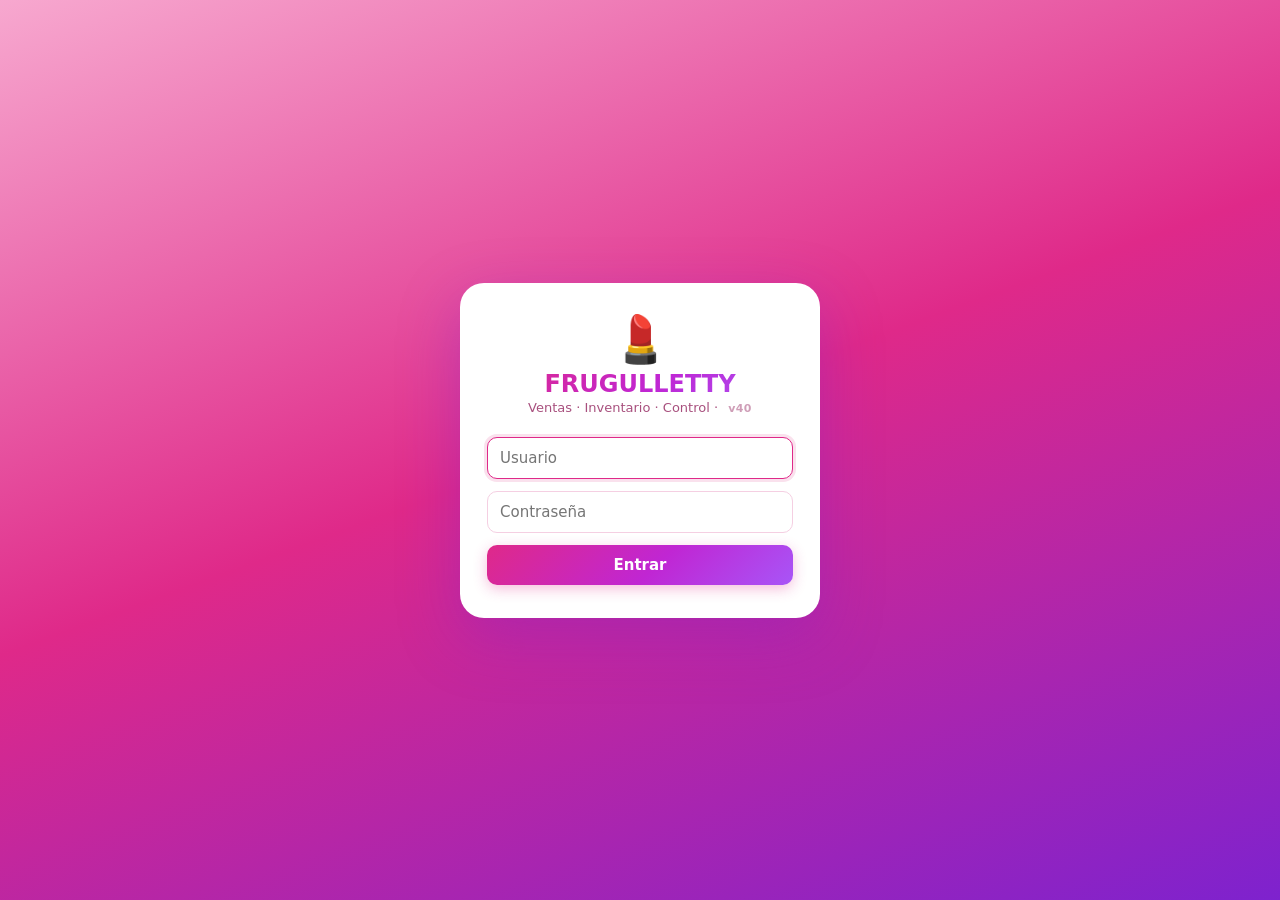
<file: para-publicar/index.html>
<!DOCTYPE html>
<html lang="es">
<head>
  <base target="_top">
  <meta charset="UTF-8">
  <meta name="viewport" content="width=device-width, initial-scale=1, viewport-fit=cover">
  <meta name="theme-color" content="#FFFFFF">
  <meta name="mobile-web-app-capable" content="yes">
  <meta name="apple-mobile-web-app-capable" content="yes">
  <meta name="apple-mobile-web-app-status-bar-style" content="black-translucent">
  <title>Frugulletty | Luxury Sneaker Boutique</title>
  <style>
  :root {
    --prim: #df2989;
    --prim-2: #a855f7;
    --lila: #a855f7;
    --grad: linear-gradient(135deg, #df2989 0%, #c026d3 55%, #a855f7 100%);
    --prim-os: #fae1ed;
    --ok: #16a34a;
    --ok-os: #e8f7ee;
    --peligro: #e11d48;
    --peligro-os: #fde8ef;
    --avis: #d97706;
    --avis-os: #fdf3e3;
    --fondo: #fae1ed;
    --fondo-2: #f3ddef;
    --tarjeta: #ffffff;
    --texto: #4a1d33;
    --texto-suave: #a8507e;
    --borde: #f5cfe2;
    --radio: 18px;
    --sombra: 0 1px 3px rgba(168, 85, 247, .10), 0 6px 18px rgba(223, 41, 137, .12);
  }

  * { box-sizing: border-box; -webkit-tap-highlight-color: transparent; }
  html, body { margin: 0; padding: 0; }
  body {
    font-family: system-ui, -apple-system, "Segoe UI", Roboto, sans-serif;
    background: linear-gradient(180deg, var(--fondo) 0%, var(--fondo-2) 100%);
    background-attachment: fixed;
    color: var(--texto);
    font-size: 15px;
  }
  body.modal-abierto { overflow: hidden; }
  .oculto, [hidden] { display: none !important; }

  /* ============ LOGIN ============ */
  .p-login {
    min-height: 100vh; min-height: 100dvh;
    display: flex; align-items: center; justify-content: center;
    padding: 20px;
    background: linear-gradient(160deg, #f7a8cf 0%, #df2989 48%, #7e22ce 100%);
  }
  .login-card {
    background: var(--tarjeta); border-radius: 24px;
    padding: 32px 26px; width: 100%; max-width: 360px;
    box-shadow: 0 20px 60px rgba(126, 34, 206, .38);
    text-align: center;
    border: 1px solid rgba(255,255,255,.65);
  }
  .login-card .logo { font-size: 46px; line-height: 1; }
  .login-card h1 { margin: 8px 0 2px; font-size: 24px; background: var(--grad); -webkit-background-clip: text; background-clip: text; color: transparent; }
  .login-card .sub { color: var(--texto-suave); margin: 0 0 22px; font-size: 13px; }
  .login-card input { display: block; width: 100%; margin-bottom: 12px; }

  /* ============ CONTROLES ============ */
  input, select, textarea {
    font: inherit; color: inherit;
    width: 100%;
    padding: 11px 12px;
    border: 1.5px solid var(--borde);
    border-radius: 10px;
    background: #fff;
    outline: none;
  }
  input:focus, select:focus, textarea:focus { border-color: var(--prim); box-shadow: 0 0 0 3px var(--prim-os); }
  label.campo { display: block; font-size: 13px; font-weight: 600; color: var(--texto-suave); margin: 12px 0 4px; }

  .btn {
    border: 0; cursor: pointer; font: inherit; font-weight: 600;
    padding: 11px 16px; border-radius: 10px;
    background: var(--prim-os); color: var(--prim);
    transition: filter .15s, transform .05s;
  }
  .btn:active { transform: scale(.97); }
  .btn-primario { background: var(--grad); color: #fff; box-shadow: 0 4px 14px rgba(223, 41, 137, .30); }
  .btn-ok { background: var(--ok); color: #fff; }
  .btn-peligro { background: var(--peligro-os); color: var(--peligro); }
  .btn-suave { background: var(--fondo); color: var(--texto); }
  .btn-ancho { width: 100%; }
  .btn-enlace { border: 0; background: none; cursor: pointer; font: inherit; padding: 0; color: var(--prim); text-decoration: underline; font-size: 13px; }
  .btn-icono {
    border: 0; background: transparent; color: #fff; cursor: pointer;
    font-size: 18px; padding: 6px 8px; border-radius: 8px;
  }
  .btn-icono:hover { background: rgba(255,255,255,.15); }
  .btn:disabled { opacity: .55; cursor: not-allowed; }

  /* ============ ESTRUCTURA ============ */
  .barra {
    position: sticky; top: 0; z-index: 40;
    display: flex; align-items: center; justify-content: space-between;
    gap: 10px;
    background: linear-gradient(90deg, #df2989, #a855f7);
    color: #fff; padding: calc(10px + env(safe-area-inset-top)) 12px 10px;
    box-shadow: 0 2px 10px rgba(126, 34, 206, .25);
  }
  .barra-izq { display: flex; align-items: center; gap: 8px; min-width: 0; flex: 1; }
  .btn-menu {
    border: 0; background: rgba(255,255,255,.16); color: #fff;
    width: 40px; height: 40px; border-radius: 10px; font-size: 19px;
    cursor: pointer; flex: none;
    display: flex; align-items: center; justify-content: center;
    transition: background .15s;
  }
  .btn-menu:active { background: rgba(255,255,255,.3); transform: scale(.94); }
  .logo-mini { font-size: 20px; flex: none; }
  #titulo-pagina { font-weight: 700; font-size: 16.5px; white-space: nowrap; overflow: hidden; text-overflow: ellipsis; }
  .barra-der { display: flex; align-items: center; gap: 8px; flex: none; }
  .chip-tasa {
    background: rgba(255,255,255,.16); border: 1px solid rgba(255,255,255,.25);
    padding: 5px 10px; border-radius: 999px; font-size: 12px; font-weight: 600;
    white-space: nowrap;
  }
  .chip-tasa.desactivado { opacity: .6; }

  .contenido {
    width: 100%; max-width: 760px; margin: 0 auto;
    padding: 14px 12px 108px;
  }
  .cargando { text-align: center; color: var(--texto-suave); padding: 48px 0; }

  /* ============ GAVETA (menú lateral deslizable) ============ */
  .gaveta-fondo {
    position: fixed; inset: 0; z-index: 70;
    background: rgba(74, 29, 51, .55);
    backdrop-filter: blur(2px);
  }
  .gaveta {
    position: fixed; top: 0; left: 0; bottom: 0; z-index: 71;
    width: min(84vw, 320px);
    background: #fff;
    box-shadow: 8px 0 30px rgba(126, 34, 206, .28);
    display: flex; flex-direction: column;
    transform: translateX(-105%);
    visibility: hidden;
    transition: transform .22s ease-out, visibility .22s;
  }
  .gaveta.abierta { transform: translateX(0); visibility: visible; }
  body.gaveta-abierta { overflow: hidden; }

  .gaveta-cab {
    display: flex; align-items: center; gap: 10px;
    background: linear-gradient(135deg, #df2989, #a855f7);
    color: #fff; padding: calc(18px + env(safe-area-inset-top)) 16px 14px;
  }
  .gaveta-cab .logo-mini { font-size: 26px; }
  .gaveta-tit { flex: 1; min-width: 0; }
  .gaveta-tit strong { font-size: 16px; display: block; }
  .gaveta-usuario { font-size: 12px; opacity: .9; white-space: nowrap; overflow: hidden; text-overflow: ellipsis; }
  .gaveta-x { color: #fff; font-size: 20px; padding: 4px 8px; }

  .gaveta-nav {
    flex: 1; overflow-y: auto; padding: 8px;
    display: flex; flex-direction: column; gap: 2px;
  }
  .gaveta-nav .nav-item {
    border: 0; background: transparent; cursor: pointer;
    font: inherit; font-size: 15px; font-weight: 600; color: var(--texto);
    display: flex; align-items: center; gap: 12px; text-align: left;
    width: 100%; min-height: 48px;
    padding: 12px 14px; border-radius: 12px;
  }
  .gaveta-nav .nav-item:active { background: var(--prim-os); }
  .gaveta-nav .nav-item .nav-ic { font-size: 19px; width: 26px; text-align: center; flex: none; }
  .gaveta-nav .nav-item.activo { background: var(--grad); color: #fff; }

  .gaveta-pie { padding: 12px 14px calc(12px + env(safe-area-inset-bottom)); border-top: 1px solid var(--borde); }
  .gaveta-vers { text-align: center; margin-top: 10px; color: var(--texto-suave); font-size: 11.5px; }

  /* ============ TARJETAS ============ */
  .tarjeta {
    background: var(--tarjeta); border: 1px solid var(--borde);
    border-radius: var(--radio); padding: 16px;
    box-shadow: var(--sombra);
  }
  .tarjeta + .tarjeta { margin-top: 14px; }
  .tarjeta h2 { margin: 0 0 12px; font-size: 16px; display: flex; align-items: center; gap: 8px; }

  .grid-cards {
    display: grid; gap: 12px;
    grid-template-columns: repeat(auto-fill, minmax(150px, 1fr));
  }
  .card-kpi {
    background: linear-gradient(160deg, #ffffff 0%, #fae1ed 100%);
    border: 1px solid var(--borde);
    border-radius: var(--radio); padding: 14px;
    box-shadow: var(--sombra); cursor: pointer;
    transition: transform .1s;
  }
  .card-kpi:active { transform: scale(.97); }
  .card-kpi .k-num { font-size: 20px; font-weight: 800; margin-top: 4px; }
  .card-kpi .k-num small { font-size: 12px; color: var(--texto-suave); font-weight: 600; }
  .card-kpi .k-etiq { font-size: 12.5px; color: var(--texto-suave); font-weight: 600; }
  .k-verde { color: var(--ok); }
  .k-rojo { color: var(--peligro); }
  .k-azul { color: var(--prim); }
  .k-naranja { color: var(--avis); }

  /* ============ TABLAS ============ */
  .tabla-envoltura { overflow-x: auto; border: 1px solid var(--borde); border-radius: 12px; -webkit-overflow-scrolling: touch; }
  table.tabla { width: 100%; border-collapse: collapse; font-size: 13.5px; min-width: 620px; }
  .tabla th {
    text-align: left; padding: 9px 10px; background: #fae1ed;
    color: var(--texto-suave); font-size: 12px; white-space: nowrap;
    border-bottom: 1px solid var(--borde);
  }
  .tabla td { padding: 9px 10px; border-bottom: 1px solid var(--borde); vertical-align: top; }
  .tabla tr:last-child td { border-bottom: 0; }
  .tabla tr:hover td { background: #fae1ed; }
  .der { text-align: right; }
  .negrita { font-weight: 700; }
  .mono { font-family: ui-monospace, "Cascadia Mono", Consolas, monospace; font-size: 12.5px; }
  .baja { color: var(--peligro); font-weight: 700; }
  .etq {
    display: inline-block; padding: 2px 8px; border-radius: 999px;
    font-size: 11.5px; font-weight: 700; background: var(--fondo); color: var(--texto-suave);
  }
  .etq-ok { background: var(--ok-os); color: var(--ok); }
  .etq-peligro { background: var(--peligro-os); color: var(--peligro); }
  .etq-azul { background: var(--prim-os); color: var(--prim); }

  /* ============ FILTROS / BÚSQUEDA ============ */
  .fila-botones { display: flex; gap: 8px; margin-top: 8px; flex-wrap: wrap; }
  .fila-botones .btn { flex: 1; }
  .buscador { position: relative; margin: 14px 0 10px; }
  .buscador input { padding-left: 36px; font-size: 15px; }
  .buscador::before {
    content: "🔍"; position: absolute; left: 11px; top: 50%; transform: translateY(-50%);
    font-size: 14px; opacity: .6;
  }

  /* ============ POS ============ */
  .pos-art {
    display: flex; justify-content: space-between; align-items: center;
    gap: 8px; padding: 10px 0; border-bottom: 1px dashed var(--borde);
  }
  /* El nombre y el código pueden ser largos: que se ajusten (envuelvan)
     y NUNCA desborden el ancho (sin barra horizontal). */
  .pos-art > div:first-child { flex: 1 1 auto; min-width: 0; }
  .pos-art .negrita, .cg-lista .mono { overflow-wrap: anywhere; }
  .pos-art .der { flex: none; white-space: nowrap; text-align: right; min-width: 0; }
  .pos-art .cnt {
    display: flex; align-items: center; gap: 6px; flex: none;
  }
  .cnt-btn {
    width: 32px; height: 32px; border-radius: 9px; border: 0;
    background: var(--prim-os); color: var(--prim); font-weight: 800; font-size: 17px;
    cursor: pointer;
  }
  .sugeridos { display: flex; flex-direction: column; gap: 6px; margin-top: 4px; }
  .sugerido {
    display: flex; justify-content: space-between; align-items: center; gap: 10px;
    border: 1px solid var(--borde); background: #fff; border-radius: 10px;
    padding: 8px 12px; cursor: pointer;
  }
  .sugerido:active { background: var(--prim-os); }
  .sugerido .s-nombre { font-weight: 600; }
  .sugerido .s-precio { color: var(--ok); font-weight: 700; white-space: nowrap; }

  .resumen-venta {
    display: grid; grid-template-columns: 1fr 1fr; gap: 10px; margin-top: 14px;
  }
  .resumen-venta .cajita { background: linear-gradient(160deg, #fff 0%, #fae1ed 100%); border-radius: 12px; padding: 12px; }
  .resumen-venta .cajita small { color: var(--texto-suave); display: block; font-size: 12px; font-weight: 600; }
  .resumen-venta .cajita .tot { font-size: 19px; font-weight: 800; }

  .pie-pos {
    position: fixed; left: 0; right: 0; bottom: 0; z-index: 45;
    background: #fff; border-top: 1px solid var(--borde);
    padding: 10px 14px calc(10px + env(safe-area-inset-bottom));
    max-width: 760px; margin: 0 auto;
    display: flex; gap: 10px; align-items: center;
  }
  .pie-pos .totales { flex: 1; font-weight: 700; line-height: 1.35; }
  .pie-pos .totales small { display: block; color: var(--texto-suave); font-weight: 600; font-size: 12px; }

  /* ============ GAVETA DEL CARRITO (Vender) ============ */
  /* Se desliza desde la derecha cubriendo el 85%: queda visible el 15% de
     la sección de ventas para tocar ahí y volver de forma intuitiva. */
  #carrito-gaveta {
    position: fixed; top: 0; right: 0; bottom: 0; z-index: 80;
    width: 85vw; max-width: 620px;
    background: var(--tarjeta);
    border-left: 1px solid var(--borde);
    border-radius: 18px 0 0 18px;
    box-shadow: -12px 0 34px rgba(126, 34, 206, .22);
    display: flex; flex-direction: column;
    transform: translateX(102%);
    transition: transform .3s ease;
  }
  #carrito-gaveta.abierta { transform: translateX(0); }
  .cg-cab {
    display: flex; justify-content: space-between; align-items: center; gap: 10px;
    padding: calc(14px + env(safe-area-inset-top)) 16px 12px;
    border-bottom: 1px solid var(--borde);
  }
  .cg-cab span { display: flex; flex-direction: column; gap: 2px; min-width: 0; }
  .cg-cab small { font-size: 12px; }
  .cg-cerrar {
    width: 36px; height: 36px; flex: none; border-radius: 10px; border: 0;
    background: var(--fondo); color: var(--texto); font-size: 17px; cursor: pointer;
  }
  .cg-cerrar:active { background: var(--borde); }
  .cg-lista {
    flex: 1; overflow-y: auto; overflow-x: hidden; padding: 4px 16px;
    -webkit-overflow-scrolling: touch;
  }
  .cg-pie {
    border-top: 1px solid var(--borde);
    padding: 12px 14px calc(12px + env(safe-area-inset-bottom));
    display: flex; gap: 10px; align-items: center; flex-wrap: wrap;
    background: #fff;
  }
  .cg-pie .cg-totales { flex: 1; font-weight: 700; line-height: 1.35; min-width: 110px; }
  .cg-pie .cg-totales small { display: block; color: var(--texto-suave); font-weight: 600; font-size: 12px; }
  /* Campo para especificar cuando el método es "Otro" */
  .cg-otro {
    flex: 1 1 100%; margin-top: 2px;
    border: 1px solid var(--borde); border-radius: 10px;
    padding: 10px 12px; font: inherit; background: var(--fondo);
  }
  .cg-otro:focus { outline: 2px solid var(--prim); background: #fff; }

  /* Botón flotante para abrir la factura */
  .carrito-fab {
    position: fixed; right: 16px; bottom: calc(18px + env(safe-area-inset-bottom)); z-index: 75;
    width: 58px; height: 58px; border-radius: 50%; border: 0;
    background: var(--grad); color: #fff; font-size: 24px;
    box-shadow: 0 8px 22px rgba(126, 34, 206, .30); cursor: pointer;
    display: flex; align-items: center; justify-content: center;
  }
  .carrito-fab:active { transform: scale(.94); }
  .carrito-fab .fab-badge {
    position: absolute; top: -4px; right: -4px; min-width: 22px; height: 22px; padding: 0 4px;
    border-radius: 999px; background: var(--peligro); color: #fff;
    font-size: 11.5px; font-weight: 800;
    display: flex; align-items: center; justify-content: center;
    box-shadow: 0 2px 6px rgba(0, 0, 0, .25);
  }

  /* ============ FORMULARIOS ============ */
  .form-2col { display: grid; grid-template-columns: 1fr 1fr; gap: 0 10px; }
  .categorias { display: flex; gap: 6px; flex-wrap: wrap; margin-top: 4px; }
  .cat-chip {
    border: 1.5px solid var(--borde); background: #fff; border-radius: 999px;
    padding: 6px 12px; cursor: pointer; font-size: 13px; font-weight: 600; color: var(--texto-suave);
  }
  .cat-chip.sel { background: var(--grad); border-color: #df2989; color: #fff; }

  /* ============ MODAL ============ */
  .modal { position: fixed; inset: 0; z-index: 60; }
  .modal-fondo {
    position: absolute; inset: 0; background: rgba(74, 29, 51, .55);
    display: flex; align-items: flex-end; justify-content: center;
  }
  .modal-card {
    background: #fff; width: 100%; max-width: 560px;
    border-radius: 20px 20px 0 0; max-height: 92vh; overflow-y: auto;
    padding: 18px 18px calc(22px + env(safe-area-inset-bottom));
    animation: subir .18s ease-out;
  }
  @media (min-width: 720px) {
    .modal-fondo { align-items: center; padding: 20px; }
    .modal-card { border-radius: 20px; max-height: 88vh; }
  }
  @keyframes subir { from { transform: translateY(40px); opacity: 0; } to { transform: none; opacity: 1; } }
  .modal-card h3 { margin: 0 0 10px; font-size: 17px; }
  .modal-tope { display: flex; justify-content: space-between; align-items: center; margin-bottom: 6px; }
  .modal-tope .btn-icono { color: var(--texto-suave); font-size: 20px; }
  .modal-acciones { display: flex; gap: 8px; margin-top: 18px; }
  .modal-acciones .btn { flex: 1; }

  #qr-reader { width: 100%; }
  #qr-reader video { border-radius: 12px; }

  /* ============ PROGRESO ============ */
  .progreso { background: var(--fondo); border-radius: 999px; height: 10px; overflow: hidden; margin-top: 6px; }
  .progreso > div { height: 100%; background: var(--grad); }

  /* ============ VARIOS ============ */
  .aviso { padding: 10px 12px; border-radius: 10px; font-size: 13.5px; margin-top: 10px; }
  .aviso-error { background: var(--peligro-os); color: var(--peligro); }
  .aviso-ok { background: var(--ok-os); color: var(--ok); }
  .muted { color: var(--texto-suave); font-size: 13px; }
  .fila-entre { display: flex; justify-content: space-between; align-items: center; gap: 10px; }
  .detalle-venta { font-size: 13px; }
  .detalle-venta .d-lin { display: flex; justify-content: space-between; gap: 8px; padding: 4px 0; border-bottom: 1px dotted var(--borde); }

  .toast {
    position: fixed; left: 50%; bottom: calc(30px + env(safe-area-inset-bottom)); z-index: 80;
    transform: translateX(-50%) translateY(20px);
    background: #4a1d33; color: #fff; padding: 12px 18px; border-radius: 14px;
    font-weight: 600; font-size: 14px; box-shadow: 0 10px 30px rgba(0,0,0,.3);
    opacity: 0; pointer-events: none; transition: opacity .2s, transform .2s;
    max-width: 92vw; text-align: center;
  }
  .toast.show { opacity: 1; transform: translateX(-50%); }
  .toast.t-error { background: var(--peligro); }
  .toast.t-ok { background: var(--ok); }

  /* ============ MÓVIL / RESPONSIVE ============ */
  @media (max-width: 640px) {
    .login-card { padding: 26px 20px; }
    .contenido { padding: 12px 10px 104px; }
    .tarjeta { padding: 14px; }
    .grid-cards { grid-template-columns: repeat(2, 1fr); gap: 10px; }
    .card-kpi { padding: 12px; }
    .card-kpi .k-num { font-size: 17px; }
    .chip-tasa { max-width: 32vw; overflow: hidden; text-overflow: ellipsis; font-size: 11px; padding: 4px 8px; }
    .form-2col { grid-template-columns: 1fr; }
    input, select, textarea { font-size: 16px; }
    .btn { min-height: 44px; }
    .btn-icono { min-height: 40px; min-width: 40px; }
    .buscador input { font-size: 16px; }
    .pie-pos { flex-wrap: wrap; }
    .pie-pos .totales { width: 100%; }
    .pie-pos select { flex: 1 1 100%; }
    .cg-pie .cg-totales { width: 100%; flex: 1 1 100%; min-width: 0; }
    .cg-pie #pos-metodo { flex: 1 1 auto; max-width: none; }
    table.tabla { font-size: 12.5px; }
    .cat-chip { padding: 8px 12px; }
    .resumen-venta { gap: 8px; }
  }
  @media (max-width: 380px) {
    .grid-cards { grid-template-columns: 1fr; }
    #titulo-pagina { font-size: 15px; }
  }
  .ver-app{font-size:11px;opacity:.55;margin-left:6px;font-weight:700;letter-spacing:.4px;vertical-align:middle}
  /* Filtro por categoría (Inventario / Vender) y administrador de categorías */
  .select-grow { flex: 1; min-width: 0; padding: 10px 12px; border: 1px solid var(--borde); border-radius: 10px; background: #fff; font: inherit; }
  .buscador select.select-grow { margin: 0 0 10px; }
  .cats-admin { display: flex; flex-direction: column; gap: 6px; margin-top: 12px; max-height: 46vh; overflow-y: auto; }
  .cat-admin { display: flex; align-items: center; justify-content: space-between; gap: 8px; border: 1px solid var(--borde); border-radius: 10px; padding: 6px 10px; background: #fff; }
  .cat-admin .ca-nombre { font-weight: 600; min-width: 0; overflow-wrap: anywhere; }
  .cat-admin input { flex: 1; min-width: 0; }
  .cat-admin .ca-acc { display: flex; gap: 6px; flex: none; }

  /* ============ REPORTES COMPARATIVOS ============ */
  .rep-per { box-shadow: var(--sombra); }
  .rep-per-cab { font-weight: 800; font-size: 13.5px; color: var(--prim); margin-bottom: 6px; }
  .rep-monto { white-space: nowrap; }
  .rep-bs { font-size: 11.5px; color: var(--texto-suave); font-weight: 600; }
  .rep-per .k-num { font-size: 17px; }
</style>
</head>
<body>

  <!-- ============ PANTALLA DE LOGIN ============ -->
  <div id="pantalla-login" class="p-login" hidden>
    <div class="login-card">
      <div class="logo">💄</div>
      <h1>FRUGULLETTY</h1>
      <p class="sub">Ventas · Inventario · Control · <span class="ver-app">v40</span></p>
      <input id="in-usr" type="text" placeholder="Usuario" autocomplete="username" autocapitalize="none" spellcheck="false">
      <input id="in-pwd" type="password" placeholder="Contraseña" autocomplete="current-password">
      <button id="btn-login" class="btn btn-primario btn-ancho">Entrar</button>
      <div id="login-error" class="aviso aviso-error" hidden></div>
    </div>
  </div>

  <!-- ============ APLICACIÓN ============ -->
  <div id="app" class="app" hidden>
    <header class="barra">
      <div class="barra-izq">
        <button id="btn-menu" class="btn-menu" title="Menú" aria-label="Abrir menú">☰</button>
        <span class="logo-mini">💄</span>
        <span id="titulo-pagina">Inicio</span>
      </div>
      <div class="barra-der">
        <span id="chip-tasa" class="chip-tasa" title="Tasa del día (BCV)">Tasa: …</span>
      </div>
    </header>

    <!-- ============ GAVETA (menú lateral deslizable) ============ -->
    <div id="gaveta-fondo" class="gaveta-fondo" hidden onclick="cerrarGaveta()"></div>
    <aside id="gaveta" class="gaveta" aria-hidden="true">
      <div class="gaveta-cab">
        <span class="logo-mini">💄</span>
        <div class="gaveta-tit">
          <strong>FRUGULLETTY</strong>
          <div class="gaveta-usuario" id="gaveta-usuario"></div>
        </div>
        <button class="btn-icono gaveta-x" onclick="cerrarGaveta()" title="Cerrar" aria-label="Cerrar menú">✕</button>
      </div>
      <nav id="nav" class="gaveta-nav"></nav>
      <div class="gaveta-pie">
        <button class="btn btn-suave btn-ancho" id="btn-salir">⎋ Cerrar sesión</button>
        <div class="gaveta-vers">FRUGULLETTY · <span class="ver-app">v40</span></div>
      </div>
    </aside>

    <main id="contenido" class="contenido"></main>

    <div id="pie-pos" class="pie-pos" hidden></div>
  </div>

  <!-- ============ MODAL / TOAST ============ -->
  <div id="modal" class="modal" hidden></div>
  <div id="toast" class="toast" hidden></div>

  <!-- La librería del escáner (html5-qrcode) ya NO se carga aquí: la app la descarga
       solo cuando el usuario abre el escáner, para que las pestañas carguen más rápido.
  -->
  <script>
/* ============================================================
   FRUGULLETTY — Lógica del cliente
   Se ejecuta en el navegador (Android, iPhone, PC).
   ============================================================ */

/* ---------- Estado global ---------- */
var store = {
  get: function (k) { try { return localStorage.getItem(k); } catch (e) { return null; } },
  set: function (k, v) { try { localStorage.setItem(k, v); } catch (e) {} },
  del: function (k) { try { localStorage.removeItem(k); } catch (e) {} }
};

var S = {
  tok: store.get('neg_tok') || '',
  usuario: store.get('neg_usr') || '',
  nombre: store.get('neg_nom') || '',
  rol: store.get('neg_rol') || '',
  perfil: store.get('neg_perfil') || '',
  perfilNombre: store.get('neg_perfil_nom') || '',
  perm: (function () { try { return JSON.parse(store.get('neg_perm') || '{}'); } catch (e) { return {}; } })(),
  tasa: null,
  fechaTasa: '',
  fuenteTasa: '',
  tasaManual: false,
  pagina: 'inicio',
  cacheProds: [],
  errProds: '',
  categoriasExtra: []
};

var usaRun = (typeof google !== 'undefined' && google.script && google.script.run);
var DEMO = !usaRun && (typeof location === 'undefined' || location.protocol === 'file:');
// URL del backend (despliegue web de Apps Script).
var URL_API = 'https://script.google.com/macros/s/AKfycbz3dtfCBfItznU4yfxeiaFYoN7SNGmAHcq5N5pFtZxA8y2lelLtn9AxF8s8Mr_dXTen/exec';
var CARRITO = [];
var _promTasa = null;
var _scan = null;
var _scanPos = null; // escáner en vivo de la caja (pestaña Vender)
var _cancelarEscaneoVivo = false; // cancela los reintentos si el usuario detiene a mitad
var escLector = { texto: '', t: 0 }; // buffer para lectores físicos USB/Bluetooth (se comportan como teclado)
var _toastT = null;
var render = {};

/* ---------- Aviso de errores inesperados en pantalla ----------
   Cualquier error no capturado se muestra arriba para que nadie quede
   "sin saber qué pasó" (ni toast ni nada). También se puede llamar con
   window.__avisar('...') desde cualquier parte del código. */
(function () {
  function avisar(msg, persistente) {
    try {
      var b = document.getElementById('alerta-js');
      if (!b) {
        b = document.createElement('div');
        b.id = 'alerta-js';
        b.style.cssText = 'position:fixed;left:8px;right:8px;top:6px;z-index:300;background:#c62828;color:#fff;padding:8px 10px;border-radius:10px;font-size:12.5px;box-shadow:0 4px 14px rgba(0,0,0,.35);display:none;cursor:pointer';
        b.title = 'Toca para cerrar este aviso';
        b.addEventListener('click', function () { b.style.display = 'none'; });
        document.body.appendChild(b);
      }
      var texto = msg || 'Error desconocido de la app.';
      b.textContent = '⚠️ ' + texto;
      b.style.display = 'block';
      clearTimeout(b._t);
      if (persistente) return;
      b._t = setTimeout(function () { b.style.display = 'none'; }, 30000);
    } catch (e) {}
  }
  window.addEventListener('error', function (ev) {
    avisar('Error de la app: ' + (ev && ev.message ? ev.message : 'desconocido'));
  });
  window.addEventListener('unhandledrejection', function (ev) {
    var r = ev && ev.reason;
    avisar('Error de la app: ' + (r && r.message ? r.message : String(r)));
  });
  window.__avisar = avisar;
})();

/* ---------- Helpers básicos ---------- */
function el(id) { return document.getElementById(id); }
function pintar(html) { var c = el('contenido'); if (c) c.innerHTML = html; }
// Los productos SIEMPRE se manejan como arreglo; prods() evita errores si la lista
// llegara vacía o nula desde el servidor.
function prods() { return Array.isArray(S.cacheProds) ? S.cacheProds : []; }

/* ---------- CATEGORÍAS ----------
   La lista es DINÁMICA: categorías fijas + las que tú agregas (se guardan en
   la hoja) + las que ya están en uso en los productos. Así cada categoría
   nueva que crees aparece en el desplegable de los demás artículos. */
var _promCats = null;
function cargaCategorias() {
  if (_promCats) return _promCats;
  _promCats = apiFetch('getCategorias', [S.tok]).then(function (r) {
    S.categoriasExtra = Array.isArray(r) ? r : [];
    return S.categoriasExtra;
  }).catch(function () {
    S.categoriasExtra = [];
    return S.categoriasExtra;
  });
  return _promCats;
}
function listaDeCategorias() {
  var extra = Array.isArray(S.categoriasExtra) ? S.categoriasExtra : [];
  var set = {};
  CATEGORIAS.forEach(function (c) { if (c) set[c] = true; });
  extra.forEach(function (c) { var n = String(c || '').trim(); if (n) set[n] = true; });
  prods().forEach(function (p) {
    var c = String(p.categoria || '').trim();
    if (c) set[c] = true;
  });
  var orden = function (a, b) {
    if (a === 'General') return -1;
    if (b === 'General') return 1;
    return a.localeCompare(b);
  };
  return Object.keys(set).sort(orden);
}
function opcionesCategorias(conTodos) {
  var opts = listaDeCategorias().map(function (c) {
    return '<option value="' + esc(c) + '">' + esc(c) + '</option>';
  }).join('');
  return (conTodos ? '<option value="">Todas las categorías</option>' : '') + opts;
}
function refrescarSelectCategorias(id, valorActual) {
  var s = el(id);
  if (!s) return;
  var v = valorActual || s.value || '';
  s.innerHTML = opcionesCategorias(true);
  var ok = false;
  if (v) {
    Array.prototype.some.call(s.options, function (o) { if (String(o.value) === v) { ok = true; return true; } return false; });
  }
  s.value = ok ? v : '';
}
var _promProd = null;
function cargarProductos() {
  if (_promProd) return _promProd;
  _promProd = API.listarProductos().then(function (r) {
    if (Array.isArray(r)) { S.cacheProds = r; S.errProds = ''; }
    else { S.cacheProds = []; S.errProds = 'El servidor respondió sin la lista de productos.'; }
    return S.cacheProds;
  }).catch(function (e) {
    if (!Array.isArray(S.cacheProds)) S.cacheProds = [];
    S.errProds = (e && e.message) || 'No se pudieron cargar los productos. Revisa tu conexión.';
    _promProd = null; // permite reintentar la próxima vez
    return S.cacheProds;
  });
  return _promProd;
}
/* ---------- Mini-caché local (acelera el cambio de pestañas) ----------
   Guarda copias de lo último que pidió cada pantalla y las reutiliza para
   pintar AL INSTANTE, refrescando en segundo plano solo cuando pasan los
   segundos de validez. Las escrituras (vender, gastos, productos…) borran
   la copia correspondiente para que la próxima vista traiga datos frescos. */
var _CACHE = {};
function cacheSet(clave, v) {
  try { _CACHE[clave] = { v: v, t: Date.now() }; } catch (e) {}
}
function cacheGet(clave, ttl) {
  var c = _CACHE[clave];
  if (!c) return undefined;
  if (Date.now() - c.t > ttl) return undefined;
  return c.v;
}
// Borra una clave ('dashboard') o todas las de un grupo ('ventas' borra 'ventas:*').
function invalidarCache() {
  for (var i = 0; i < arguments.length; i++) {
    var k = arguments[i];
    if (!k) continue;
    if (k in _CACHE) delete _CACHE[k];
    Object.keys(_CACHE).forEach(function (kk) { if (kk.indexOf(k + ':') === 0) delete _CACHE[kk]; });
  }
}
// Trae datos SIN bloquear: si ya hay copia local, pinta al instante y refresca en
// segundo plano solo si pasó el TTL (ms). Si no hay copia, espera al servidor.
async function datosRapidos(clave, ttl, pedir, aplicar, alFallar) {
  var c = _CACHE[clave];
  if (c) {
    aplicar(c.v); // al instante
    if (Date.now() - c.t <= ttl) return;
    try {
      var v = await pedir();
      cacheSet(clave, v);
      aplicar(v);
    } catch (e) { /* se queda lo anterior en pantalla */ }
    return;
  }
  try {
    var v2 = await pedir();
    cacheSet(clave, v2);
    aplicar(v2);
  } catch (e) {
    if (alFallar) alFallar(e);
    else throw e;
  }
}

function esc(t) {
  return String(t == null ? '' : t).replace(/[&<>"']/g, function (c) {
    return { '&': '&amp;', '<': '&lt;', '>': '&gt;', '"': '&quot;', "'": '&#39;' }[c];
  });
}
function num(n) { return (parseFloat(n) || 0); }
function fmtNum(n) { return num(n).toLocaleString('es-VE', { minimumFractionDigits: 2, maximumFractionDigits: 2 }); }
function fmtUSD(n) { return '$ ' + fmtNum(n); }
function fmtVES(n) { return 'Bs ' + fmtNum(n); }
function fmtCant(n) { var v = num(n); return (v % 1 === 0) ? String(v) : v.toFixed(2); }
function fechaCorta(s) { return String(s == null ? '' : s).slice(0, 10); }
function fechaHora(s) { if (!s) return '—'; return String(s).slice(0, 16).replace('T', ' '); }
function hoyLocal() {
  var d = new Date();
  var m = ('0' + (d.getMonth() + 1)).slice(-2);
  var dd = ('0' + d.getDate()).slice(-2);
  return d.getFullYear() + '-' + m + '-' + dd;
}

function toast(msg, tipo) {
  var t = el('toast');
  if (!t) return;
  t.textContent = msg;
  t.className = 'toast show' + (tipo ? ' t-' + tipo : '');
  clearTimeout(_toastT);
  _toastT = setTimeout(function () { t.className = 'toast'; }, 2800);
}

var _modales = []; // pilas de modales: el escáner se abre ENCIMA de un formulario sin perderlo

function fondoVisible(m) {
  var fondos = m.querySelectorAll('.modal-fondo');
  return fondos.length ? fondos[fondos.length - 1] : null; // el modal actual es el último de la pila visual
}

function abrirModal(html) {
  var m = el('modal');
  var viejo = fondoVisible(m);
  if (!m.hidden && viejo) {
    _modales.push(viejo); // guardar el modal actual (con sus botones y eventos)
    viejo.style.display = 'none';
  } else {
    _modales = [];
  }
  var fondo = document.createElement('div');
  fondo.className = 'modal-fondo';
  fondo.setAttribute('onclick', 'cerrarModal()');
  var card = document.createElement('div');
  card.className = 'modal-card';
  card.setAttribute('onclick', 'event.stopPropagation()');
  card.innerHTML = html;
  fondo.appendChild(card);
  m.appendChild(fondo);
  m.hidden = false;
  document.body.classList.add('modal-abierto');
  card.scrollTop = 0;
}

function cerrarModal() {
  var m = el('modal');
  if (!m) return;
  var fondo = fondoVisible(m);
  if (fondo && _modales.length) {
    fondo.remove();
    var anterior = _modales.pop(); // restaurar el formulario que estaba debajo
    anterior.style.display = '';
    m.appendChild(anterior);
    var card = m.querySelector('.modal-card');
    if (card) card.scrollTop = 0;
  } else {
    m.hidden = true;
    m.innerHTML = '';
  }
  if (_scan) {
    try { _scan.stop(); } catch (e) {}
    try { _scan.clear(); } catch (e) {}
    _scan = null;
  }
  if (_modales.length) document.body.classList.add('modal-abierto');
  else document.body.classList.remove('modal-abierto');
}

function confirmar(mensaje) {
  return new Promise(function (resolve) {
    abrirModal('<h3>Confirmar</h3><p>' + esc(mensaje) + '</p>' +
      '<div class="modal-acciones">' +
      '<button class="btn btn-peligro" id="conf-no">Cancelar</button>' +
      '<button class="btn btn-primario" id="conf-si">Aceptar</button></div>');
    el('conf-si').addEventListener('click', function () { cerrarModal(); resolve(true); });
    el('conf-no').addEventListener('click', function () { cerrarModal(); resolve(false); });
  });
}

/* ---------- Capa de API (servidor Apps Script) ----------
   3 vías según dónde corra la app:
   - Dentro del alojamiento de Apps Script (URL script.google.com): RPC google.script.run.
   - En una página externa (host propio, localhost): HTTP fetch al despachador ?accion=.
   - Archivo local sin conexión: modo DEMO con datos simulados. */
function apiLlamada(fn, args) {
  if (usaRun) return apiRpc(fn, args);
  if (DEMO) {
    return new Promise(function (resolve, reject) {
      Promise.resolve(mockApi(fn, args)).then(resolve).catch(reject);
    });
  }
  return apiFetch(fn, args);
}

function apiRpc(fn, args) {
  return new Promise(function (resolve, reject) {
    var listo = false;
    // Nunca dejar la pantalla "colgada": si el servidor no responde en 25 s
    // se muestra un aviso claro en lugar de quedarse en silencio.
    var temporizador = setTimeout(function () {
      if (listo) return;
      listo = true;
      reject(new Error('El servidor tardó demasiado. Revisa tu conexión y vuelve a intentarlo.'));
    }, 25000);
    google.script.run
      .withSuccessHandler(function (v) {
        if (listo) return;
        listo = true;
        clearTimeout(temporizador);
        // Transporte robusto: el servidor envía las listas como texto JSON
        // (los textos siempre llegan bien; los arreglos sueltos no siempre).
        var r = v;
        if (typeof v === 'string') {
          try { r = JSON.parse(v); } catch (e) { r = v; }
        }
        resolve(r);
      })
      .withFailureHandler(function (e) {
        if (listo) return;
        listo = true;
        clearTimeout(temporizador);
        reject(new Error((e && e.message) || 'Error del servidor'));
      })[fn].apply(null, args);
  });
}

// Llamada HTTP al despachador del servidor (?accion=<función>&args=<JSON>).
// Sirve cuando la app se ejecuta desde una página que NO es el alojamiento de
// Apps Script (host propio, GitHub Pages, localhost…). Cada función del servidor
// valida su propio token; es la misma seguridad que el RPC interno.
// Introducción de 404 intermitente en la primera ejecución: se reintenta (4 veces)
// SOLO ante fallos de transporte/arranque; los errores lógicos del servidor
// (ok:false, ej. "usuario incorrecto") se devuelven de inmediato, sin esperas.
function pausa(ms) { return new Promise(function (r) { setTimeout(r, ms); }); }

async function apiFetch(fn, args) {
  var url = URL_API + '?accion=' + encodeURIComponent(fn) + '&args=' + encodeURIComponent(JSON.stringify(args || []));
  var ultimo = null;
  for (var i = 0; i < 4; i++) {
    var r;
    try { r = await fetch(url); }
    catch (e) { ultimo = e; await pausa(1400); continue; }
    if (r.status === 404) { await pausa(1400); continue; }
    var o;
    try { o = await r.json(); } catch (e) { ultimo = e; await pausa(1400); continue; }
    if (!o || o.ok !== true) throw new Error((o && o.error) || 'Servidor sin respuesta');
    var v = o.r;
    if (typeof v === 'string') {
      try { v = JSON.parse(v); } catch (e) {}
    }
    return v;
  }
  throw new Error((ultimo && ultimo.message) || 'El servidor no respondió. Revisa tu conexión.');
}

var API = {
  login: function (u, p) { return apiLlamada('login', [u, p]); },
  logout: function () { return apiLlamada('logout', [S.tok]); },
  cambiarPassword: function (a, b) { return apiLlamada('cambiarPassword', [S.tok, a, b]); },
  resetearPassword: function (u, n) { return apiGrabar('resetearPassword', [S.tok, u, n], ['usuarios']); },
  crearUsuario: function (d) { return apiGrabar('crearUsuario', [S.tok, d], ['usuarios']); },
  listarUsuarios: function () { return apiLlamada('listarUsuarios', [S.tok]); },
  cambiarEstadoUsuario: function (u, a) { return apiGrabar('cambiarEstadoUsuario', [S.tok, u, a], ['usuarios', 'empleados', 'dashboard']); },
  cambiarRolUsuario: function (u, r) { return apiGrabar('cambiarRolUsuario', [S.tok, u, r], ['usuarios']); },
  misPermisos: function () { return apiLlamada('misPermisos', [S.tok]); },
  listarPerfiles: function () { return apiLlamada('listarPerfiles', [S.tok]); },
  guardarPerfil: function (d) { return apiGrabar('guardarPerfil', [S.tok, d], ['perfiles', 'usuarios']); },
  eliminarPerfil: function (p) { return apiGrabar('eliminarPerfil', [S.tok, p], ['perfiles', 'usuarios']); },
  cambiarPerfilUsuario: function (u, p) { return apiGrabar('cambiarPerfilUsuario', [S.tok, u, p], ['usuarios']); },
  getTasaVigente: function () { return apiLlamada('getTasaVigente', [S.tok]); },
  actualizarTasa: function () { return apiGrabar('actualizarTasa', [S.tok], ['dashboard']); },
  setTasaManual: function (t) { return apiGrabar('setTasaManual', [S.tok, t], ['dashboard']); },
  quitarTasaManual: function () { return apiGrabar('quitarTasaManual', [S.tok], ['dashboard']); },
  listarProductos: function () { return apiLlamada('listarProductos', [S.tok]); },
  guardarProducto: function (p) { return apiGrabar('guardarProducto', [S.tok, p], ['productos', 'dashboard']); },
  getZonasDelivery: function () { return apiLlamada('getZonasDelivery', []); },
  guardarZonasDelivery: function (z) { return apiGrabar('guardarZonasDelivery', [S.tok, z], []); },
  getPrecioEnvio: function () { return apiLlamada('getPrecioEnvio', []); },
  setPrecioEnvioNacional: function (p) { return apiGrabar('setPrecioEnvioNacional', [S.tok, p], []); },
  infoServidor: function () { return apiLlamada('infoServidor', []); },
  ajustarStock: function (c, q, m) { return apiGrabar('ajustarStock', [S.tok, c, q, m], ['productos', 'dashboard']); },
  buscarPorCodigo: function (c) { return apiLlamada('buscarPorCodigo', [S.tok, c]); },
  registrarVenta: function (d) { return apiGrabar('registrarVenta', [S.tok, d], ['ventas', 'dashboard']); },
  listarVentas: function (f) { return apiLlamada('listarVentas', [S.tok, f || {}]); },
  listarGastos: function (f) { return apiLlamada('listarGastos', [S.tok, f || {}]); },
  guardarGasto: function (g) { return apiGrabar('guardarGasto', [S.tok, g], ['gastos', 'dashboard']); },
  eliminarGasto: function (id) { return apiGrabar('eliminarGasto', [S.tok, id], ['gastos', 'dashboard']); },
  listarEmpleados: function () { return apiLlamada('listarEmpleados', [S.tok]); },
  guardarEmpleado: function (e) { return apiGrabar('guardarEmpleado', [S.tok, e], ['empleados', 'dashboard']); },
  listarSueldos: function (f) { return apiLlamada('listarSueldos', [S.tok, f || {}]); },
  registrarSueldo: function (s) { return apiGrabar('registrarSueldo', [S.tok, s], ['sueldos', 'nomina', 'dashboard']); },
  cambiarEstadoSueldo: function (id, e) { return apiGrabar('cambiarEstadoSueldo', [S.tok, id, e], ['sueldos', 'nomina', 'dashboard']); },
  // --- Nómina con sueldo diario (V2.2) ---
  getNomina: function () { return apiLlamada('getNomina', [S.tok]); },
  diasPendientes: function (empleado_id) { return apiLlamada('diasPendientes', [S.tok, empleado_id]); },
  registrarPagoSueldo: function (d) { return apiGrabar('registrarPagoSueldo', [S.tok, d], ['sueldos', 'nomina', 'dashboard']); },
  corridaNominaManual: function () { return apiGrabar('corridaNominaManual', [S.tok], ['sueldos', 'nomina', 'dashboard']); },
  instalarTriggersNomina: function () { return apiGrabar('instalarTriggersNomina', [S.tok], []); },
  estadoTriggersNomina: function () { return apiLlamada('estadoTriggersNomina', [S.tok]); },
  listarRemodelaciones: function () { return apiLlamada('listarRemodelaciones', [S.tok]); },
  guardarRemodelacion: function (r) { return apiGrabar('guardarRemodelacion', [S.tok, r], ['remodelaciones']); },
  listarRemodGastos: function (rid) { return apiLlamada('listarRemodGastos', [S.tok, rid]); },
  guardarRemodGasto: function (g) { return apiGrabar('guardarRemodGasto', [S.tok, g], ['remodgastos', 'remodelaciones']); },
  eliminarRemodGasto: function (id) { return apiGrabar('eliminarRemodGasto', [S.tok, id], ['remodgastos']); },
  getDashboard: function () { return apiLlamada('getDashboard', [S.tok]); },
  reporteComparativo: function (tipo, a, b) { return apiLlamada('reporteComparativo', [S.tok, tipo, a, b]); }
};

// Las escrituras borran la caché local de lo que cambian, para que la siguiente
// visita a esa pantalla traiga datos frescos sin esperar al TTL.
function apiGrabar(fn, args, claves) {
  return apiLlamada(fn, args).then(function (r) {
    invalidarCache.apply(null, claves);
    if (claves.indexOf('productos') >= 0) _promProd = null; // el inventario cambió: recargar
    return r;
  });
}

/* ---------- Modo DEMO (sin servidor, para probar la interfaz) ---------- */
function mockApi(fn, args) {
  var tasaMock = { tasa: 853.50, fecha: '2026-09-23', fuente: 'bcv_api', historico: [{ fecha: '2026-09-23', tasa: 853.50 }] };
  var prods = [
    { codigo: 'MK-001', nombre: 'Labial mate rojo', categoria: 'Labiales', precio_usd: 6.5, costo_usd: 3.2, stock: 40, stock_min: 10, activo: 1, imagen: '', creado: '2026-09-01' },
    { codigo: 'MK-002', nombre: 'Base líquida tono medio', categoria: 'Bases', precio_usd: 12, costo_usd: 7.5, stock: 8, stock_min: 10, activo: 1, imagen: '', creado: '2026-09-01' },
    { codigo: 'MK-003', nombre: 'Paleta de sombras 12 tonos', categoria: 'Ojos', precio_usd: 15, costo_usd: 9, stock: 25, stock_min: 6, activo: 1, imagen: '', creado: '2026-08-15' },
    { codigo: 'MK-004', nombre: 'Rubor en polvo', categoria: 'Rubor', precio_usd: 8, costo_usd: 4.5, stock: 3, stock_min: 5, activo: 1, imagen: '', creado: '2026-07-10' }
  ];
  var map = {
    login: function () { return { ok: true, token: 'demo', usuario: 'admin', nombre: 'Administrador (Demo)', rol: 'admin', perfil: '', perfilNombre: 'Administrador', permisos: { inicio: 'editar', vender: 'editar', productos: 'editar', ventas: 'editar', reportes: 'editar', gastos: 'editar', nomina: 'editar', remodelaciones: 'editar', admin: 'editar' } }; },
    misPermisos: function () { return { rol: 'admin', perfil: '', perfilNombre: 'Administrador', permisos: { inicio: 'editar', vender: 'editar', productos: 'editar', ventas: 'editar', reportes: 'editar', gastos: 'editar', nomina: 'editar', remodelaciones: 'editar', admin: 'editar' } }; },
    getDashboard: function () {
      return {
        tasa: tasaMock,
        ventasHoy: { cantidad: 12, usd: 845.2, ves: 721378 },
        ventasMes: { cantidad: 310, usd: 21590, ves: 18427350 },
        gastosMes: { cantidad: 8, usd: 1250 },
        sueldosPagadosMes: { cantidad: 1, usd: 30 },
        egresosMes: { cantidad: 9, usd: 1280 },
        sueldosPendientes: { dias: 2, usd: 40 },
        stockBajo: [prods[1], prods[3]],
        totalProductos: prods.length
      };
    },
    getTasaVigente: function () { return tasaMock; },
    actualizarTasa: function () { return tasaMock; },
    setTasaManual: function () { return tasaMock; },
    quitarTasaManual: function () { return tasaMock; },
    listarProductos: function () { return prods; },
    buscarPorCodigo: function () { return null; },
    listarVentas: function () {
      return [
        { id: 'V1', fecha: '2026-09-23T10:15:00', vendedor: 'admin', empleado_nombre: 'Administrador (Demo)', items: JSON.stringify([{ codigo: 'MK-001', nombre: 'Labial mate rojo', cantidad: 2, precio_usd: 6.5, sub_usd: 13 }]), metodo: 'efectivo_usd', total_usd: 13, tasa: 853.5, total_ves: 11095.5, nota: '' },
        { id: 'V2', fecha: '2026-09-23T11:30:00', vendedor: 'admin', empleado_nombre: 'Administrador (Demo)', items: '[]', metodo: 'transferencia', total_usd: 22.5, tasa: 853.5, total_ves: 19203.75, nota: '' }
      ];
    },
    listarGastos: function () { return [{ id: 'G1', fecha: '2026-09-22', concepto: 'Compra de labiales', categoria: 'Mercancía', monto_usd: 20, responsable: '', nota: '' }]; },
    listarUsuarios: function () { return [{ usuario: 'admin', nombre: 'Administrador', rol: 'admin', activo: 1, perfil: '', perfilNombre: 'Administrador' }, { usuario: 'caja', nombre: 'Cajero', rol: 'empleado', activo: 1, perfil: 'cajero', perfilNombre: 'Cajero' }]; },
    listarPerfiles: function () { return [
      { perfil: 'administrador', nombre: 'Administrador', activo: 1, sistema: true, permisos: { inicio: 'editar', vender: 'editar', productos: 'editar', ventas: 'editar', reportes: 'editar', gastos: 'editar', nomina: 'editar', remodelaciones: 'editar', admin: 'editar' } },
      { perfil: 'vendedor', nombre: 'Vendedor', activo: 1, sistema: false, permisos: { inicio: 'ver', vender: 'editar', productos: 'ver', ventas: 'ver', reportes: 'none', gastos: 'none', nomina: 'none', remodelaciones: 'none', admin: 'none' } },
      { perfil: 'cajero', nombre: 'Cajero', activo: 1, sistema: false, permisos: { inicio: 'ver', vender: 'editar', productos: 'none', ventas: 'ver', reportes: 'ver', gastos: 'none', nomina: 'none', remodelaciones: 'none', admin: 'none' } }
    ]; },
    guardarPerfil: function () { return { ok: true, perfil: 'nuevo' }; },
    eliminarPerfil: function () { return { ok: true }; },
    cambiarPerfilUsuario: function () { return { ok: true }; },
    listarEmpleados: function () { return [{ id: 'E1', nombre: 'Karelys', cargo: 'Vendedora', salario_usd: 10, sueldo_diario: 10, dias_semana: '1,2,3,4,5', fecha_ingreso: '2026-01-10', activo: 1 }]; },
    listarSueldos: function () { return [{ id: 'S1', empleado_id: 'E1', empleado_nombre: 'Karelys', periodo: '2026-09', fecha_dia: '2026-09-23', fecha_pago: '', monto_usd: 10, estado: 'pendiente', nota: '' }]; },
    getNomina: function () { return { esAdmin: true, mes: '2026-09', empleados: [{ id: 'E1', nombre: 'Karelys', cargo: 'Vendedora', activo: 1, sueldo_diario: 10, dias_semana: '1,2,3,4,5', dias_txt: 'Lun · Mar · Mié · Jue · Vie', fecha_ingreso: '2026-01-10', pend_dias: 2, pend_usd: 20 }], kpis: { pend_usd: 20, pend_dias: 2, pag_mes_usd: 30, pag_mes_dias: 3 }, pagos: [{ fecha: '2026-09-23', empleado: 'Karelys', dias: 3, usd: 30 }] }; },
    diasPendientes: function () { return [{ id: 'S1', fecha_dia: '2026-09-23', periodo: '2026-09', monto_usd: 10, nota: '' }, { id: 'S2', fecha_dia: '2026-09-24', periodo: '2026-09', monto_usd: 10, nota: '' }]; },
    registrarPagoSueldo: function () { return { ok: true, pagados: 2, faltas: 0, total_usd: 20 }; },
    estadoTriggersNomina: function () { return { total: 2 }; },
    listarRemodelaciones: function () { return [{ id: 'R1', nombre: 'Adecuación del local', tipo: 'Remodelación', descripcion: 'Pintura y estantes', estado: 'En progreso', progreso: 60, fecha_inicio: '2026-08-01', fecha_fin_estimada: '2026-10-15' }]; },
    listarRemodGastos: function () { return []; }
  };
  var f = map[fn];
  if (!f) return Promise.resolve({ ok: true });
  try { return Promise.resolve(f.apply(null, args)); }
  catch (e) { return Promise.reject(e); }
}

/* ---------- Tasa de cambio ---------- */
function actualizarChipTasa() {
  var chip = el('chip-tasa');
  if (!chip) return;
  chip.textContent = (S.tasa ? 'Bs ' + fmtNum(S.tasa) + ' / $' + (S.tasaManual ? ' · manual' : '') : 'Tasa: …');
  chip.classList.toggle('desactivado', !S.tasa);
}

async function refrescarTasa() {
  try {
    var t = await API.getTasaVigente();
    if (t && typeof t === 'object') {
      S.tasa = num(t.tasa);
      S.fechaTasa = t.fecha || '';
      S.fuenteTasa = t.fuente || '';
      S.tasaManual = !!t.manual;
    }
    actualizarChipTasa();
  } catch (e) {
    _promTasa = null;
  }
}

function cargarTasaSiYace() {
  if (!_promTasa) _promTasa = refrescarTasa();
  return _promTasa;
}

/* ---------- Escáner de códigos (QR y barras) ---------- */
// La librería html5-qrcode se descarga SOLO cuando el usuario abre el escáner
// (no al cargar la app), para que las pestañas carguen más rápido en el celular.
var _promQr = null;
function cargarLibQr() {
  if (typeof Html5Qrcode !== 'undefined') return Promise.resolve(true);
  if (_promQr) return _promQr;
  _promQr = new Promise(function (res, rej) {
    var s = document.createElement('script');
    s.src = 'https://cdn.jsdelivr.net/npm/html5-qrcode@2.3.8/html5-qrcode.min.js';
    s.onload = function () { res(true); };
    s.onerror = function () { _promQr = null; rej(new Error('No se pudo descargar la librería del escáner. Revisa tu conexión a internet.')); };
    document.head.appendChild(s);
  });
  return _promQr;
}

async function abrirScanner(onDetect) {
  try { await cargarLibQr(); }
  catch (e) { toast(e.message, 'error'); return; }
  abrirModal(
    '<div class="modal-tope"><h3>📷 Leer código</h3><button class="btn-icono" onclick="cerrarModal()">✕</button></div>' +
    '<p class="muted">Elige cómo quieres leer el código de barras o QR:</p>' +
    '<div style="display:grid;gap:10px;margin-top:12px">' +
    '<button class="btn btn-primario btn-ancho" id="scan-foto">📸 Abrir la cámara y tomar foto</button>' +
    '<button class="btn btn-ancho" id="scan-galeria">🖼️ Elegir de la galería</button>' +
    '<button class="btn btn-ancho" id="scan-vivo">🎥 Escanear en vivo</button>' +
    '</div>' +
    '<div id="qr-reader" style="margin-top:12px;display:none"></div>' +
    '<p class="muted" id="scan-estado" style="margin-top:10px"></p>' +
    '<input type="file" accept="image/*" capture="environment" id="scan-fich-cam" tabindex="-1" style="position:fixed;top:0;left:0;width:1px;height:1px;opacity:0">' +
    '<input type="file" accept="image/*" id="scan-fich-gal" tabindex="-1" style="position:fixed;top:0;left:0;width:1px;height:1px;opacity:0">' +
    '<div id="qr-foto" style="display:none"></div>' +
    '<div class="fila-botones"><button class="btn btn-suave btn-ancho" onclick="cerrarModal()">Cancelar</button></div>'
  );
  var MAX_BORDE = 1000; // foto reducida: suficiente para leer códigos y ligera para el telefono
  var prepararFoto = function (file, cb) {
    var url = URL.createObjectURL(file);
    var img = new Image();
    var liberar = function () { try { URL.revokeObjectURL(url); } catch (e) {} };
    img.onload = function () {
      liberar();
      var w = img.naturalWidth || 0, h = img.naturalHeight || 0;
      if (!w || !h) { cb(null); return; }
      var esc = Math.min(1, MAX_BORDE / Math.max(w, h));
      var cv = document.createElement('canvas');
      cv.width = Math.max(1, Math.round(w * esc));
      cv.height = Math.max(1, Math.round(h * esc));
      var ctx = null;
      try { ctx = cv.getContext('2d'); } catch (e) { ctx = null; }
      if (!ctx) { cb(null); return; }
      try { ctx.drawImage(img, 0, 0, cv.width, cv.height); } catch (e) { cb(null); return; }
      try { img.src = ''; } catch (e) {}
      cb(cv);
    };
    img.onerror = function () { liberar(); cb(null); };
    try { img.src = url; } catch (e) { liberar(); cb(null); }
  };
  var rotar = function (cv, grados) {
    var w = cv.width, h = cv.height;
    var r = document.createElement('canvas');
    if (grados === 90 || grados === -90 || grados === 270) { r.width = h; r.height = w; } else { r.width = w; r.height = h; }
    var ctx = r.getContext('2d');
    if (!ctx) return cv;
    ctx.translate(r.width / 2, r.height / 2);
    ctx.rotate(grados * Math.PI / 180);
    ctx.drawImage(cv, -w / 2, -h / 2);
    return r;
  };
  var decodificarFoto = function (input) {
    var f = input.files && input.files[0];
    input.value = '';
    if (!f) return;
    var estado = el('scan-estado');
    var qr;
    try { qr = new Html5Qrcode('qr-foto'); } catch (e) { qr = null; }
    estado.textContent = 'Preparando la foto…';
    try {
      prepararFoto(f, function (canvas) {
        if (!canvas) {
          estado.textContent = 'No se pudo abrir la foto tomada. Inténtalo de nuevo.';
          return;
        }
        var versiones;
        try { versiones = [canvas, rotar(canvas, 90), rotar(canvas, 270)]; } catch (e) { versiones = [canvas]; }
        var exito = function (texto) {
          var c = String(texto || '').trim();
          if (!c) return false;
          cerrarModal();
          if (onDetect) onDetect(c);
          return true;
        };
        // 1) Lector NATIVO del navegador (exacto para barras EAN/UPC/Code128 y QR).
        var bd = null;
        try {
          if (window.BarcodeDetector) {
            bd = new BarcodeDetector({ formats: ['ean_13', 'ean_8', 'upc_a', 'upc_e', 'code_128', 'code_39', 'codabar', 'itf', 'qr_code', 'data_matrix', 'aztec'] });
          }
        } catch (e2) { bd = null; }
        // 2) Respaldo: lector JS clásico sobre la imagen.
        function probarConHtml5() {
          if (!qr) {
            estado.textContent = 'El lector no pudo iniciarse. Toca ✕ y escribe el código a mano.';
            return;
          }
          var i = 0;
          var siguiente = function () {
            if (i >= versiones.length) {
              estado.textContent = 'No encontré el código en la foto 🤔. Acércate, enfoca bien y que el código quede completo y con buena luz. Si no funciona, toca ✕ y escríbelo a mano.';
              return;
            }
            var cnv = versiones[i++];
            estado.textContent = 'Leyendo el código…';
            var img = new Image();
            img.onload = function () {
              var prom;
              try { prom = qr.decodeFromImageElement(img); }
              catch (e) { siguiente(); return; }
              prom.then(function (texto) { if (!exito(texto)) siguiente(); }).catch(function () { siguiente(); });
            };
            img.onerror = function () { siguiente(); };
            var data;
            try { data = cnv.toDataURL('image/jpeg', 0.9); } catch (e) { siguiente(); return; }
            img.src = data;
          };
          siguiente();
        }
        function siguienteBd() {
          if (ibd >= versiones.length) { probarConHtml5(); return; }
          estado.textContent = 'Leyendo el código…';
          bd.detect(versiones[ibd++]).then(function (res) {
            var ok = false;
            try { if (res && res.length && res[0].rawValue) ok = exito(res[0].rawValue); } catch (e3) { ok = false; }
            if (!ok) siguienteBd();
          }).catch(function () { siguienteBd(); });
        }
        var ibd = 0;
        if (bd) siguienteBd(); else probarConHtml5();
      });
    } catch (e) {
      estado.textContent = 'No se pudo procesar la foto. Toca ✕ y escribe el código a mano.';
    }
  };
  el('scan-foto').addEventListener('click', function () { el('scan-fich-cam').click(); });
  el('scan-galeria').addEventListener('click', function () { el('scan-fich-gal').click(); });
  el('scan-fich-cam').addEventListener('change', function () { decodificarFoto(this); });
  el('scan-fich-gal').addEventListener('change', function () { decodificarFoto(this); });
  el('scan-vivo').addEventListener('click', function () {
    var estado = el('scan-estado');
    if (!navigator.mediaDevices || !navigator.mediaDevices.getUserMedia) {
      estado.textContent = 'Este navegador no permite la cámara en vivo desde esta página. Usa "Abrir la cámara y tomar foto".';
      return;
    }
    el('qr-reader').style.display = 'block';
    estado.textContent = 'Apuntando… acepta el permiso de la cámara si te lo pide.';
    var qr = new Html5Qrcode('qr-reader');
    _scan = qr;
    var detener = function () {
      if (!_scan) return;
      try { _scan.stop(); } catch (e) {}
      try { _scan.clear(); } catch (e) {}
      _scan = null;
    };
    qr.start({ facingMode: 'environment' }, { fps: 10, qrbox: { width: 240, height: 160 } },
      function (texto) {
        detener();
        cerrarModal();
        if (onDetect) onDetect(String(texto || '').trim());
      },
      function () {}).catch(function (e) {
      detener();
      el('qr-reader').style.display = 'none';
      if (e && e.name === 'NotAllowedError') {
        estado.textContent = 'Permiso de cámara bloqueado para esta página. Para el escáner en vivo: toca el icono ⓘ (o candado 🔒) a la izquierda de la barra de dirección → Permisos → Cámara → Permitir y recarga. La opción "Abrir la cámara y tomar foto" no necesita permiso y siempre funciona.';
        toast('Cámara en vivo bloqueada — "Abrir la cámara y tomar foto" funciona sin permiso.', 'error');
      } else {
        estado.textContent = 'No se pudo abrir la cámara. Usa "Abrir la cámara y tomar foto".';
        toast('No se pudo abrir la cámara: ' + ((e && e.message) || e), 'error');
      }
    });
  });
}

/* ---------- Escáner EN VIVO para la caja (Vender) ---------- */
// Funciona como un lector de supermercado: la cámara queda a la espera y cada
// código que aparezca se agrega a la factura sin cerrar la cámara entre artículos.
function estadoEscaneoVivo(activo) {
  var ini = el('pos-live-ini'); if (ini) ini.style.display = activo ? 'none' : '';
  var det = el('pos-live-det'); if (det) det.style.display = activo ? '' : 'none';
}

function detenerEscaneoVivo() {
  _cancelarEscaneoVivo = true;
  var acc = el('pos-live-acc'); if (acc) acc.innerHTML = '';
  if (!_scanPos) { estadoEscaneoVivo(false); return; }
  var q = _scanPos; _scanPos = null;
  try { q.stop().catch(function () {}).then(function () { try { q.clear(); } catch (e2) {} }); }
  catch (e) { try { q.clear(); } catch (e2) {} }
  estadoEscaneoVivo(false);
  var msg = el('pos-live-msg');
  if (msg) msg.textContent = 'Escáner detenido. Toca "▶ Iniciar escáner" para volver a escanear.';
}

/* ---------- Diagnóstico del permiso de cámara ----------
   Hay DOS caminos de cámara:
   - "📸 Foto / galería" (y el escáner del inventario): abre la app de cámara del
     teléfono. NO pide permiso web → funciona siempre (probablemente es lo que usó
     el usuario y por eso "sí le funcionó la cámara en Chrome").
   - "▶ Escáner en vivo": usa la cámara DENTRO de la página (getUserMedia) → exige
     el permiso "Cámara" del navegador para este sitio.
   estadoCamara() devuelve el estado real para explicar al usuario cuál está fallando. */
var _diagCamara = null;
async function estadoCamara() {
  var r = { soporte: !!(navigator.mediaDevices && navigator.mediaDevices.getUserMedia), permiso: null, prueba: null, error: null };
  if (!r.soporte) return r;
  try {
    if (navigator.permissions && navigator.permissions.query) {
      var s = await navigator.permissions.query({ name: 'camera' });
      r.permiso = (s && s.state) || null; // 'granted' | 'denied' | 'prompt'
    }
  } catch (e) {}
  try {
    var st = await navigator.mediaDevices.getUserMedia({ video: { facingMode: 'environment' }, audio: false });
    r.prueba = true;
    st.getTracks().forEach(function (t) { t.stop(); });
  } catch (e) {
    r.prueba = false;
    r.error = e;
  }
  return r;
}

function navegadorInterno() {
  var ua = (navigator.userAgent || '') + ' ' + (navigator.vendor || '');
  return /FBAN|FBAV|FB_IAB|Instagram|WhatsApp|\bLine\/|Twitter|MicroMessenger|Snapchat|TikTok/i.test(ua);
}

function chromeAndroid() {
  var ua = navigator.userAgent || '';
  return /Android/i.test(ua) && /Chrome\//i.test(ua) && !/OPR\/|EdgA|MiuiBrowser|FBAN|Instagram|WhatsApp/i.test(ua);
}

function mensajePermisoCam() {
  if (navegadorInterno()) {
    return '📱 Esta vista (WhatsApp / Facebook / Instagram u otro) NO permite usar la cámara en vivo dentro del chat. Toca el menú ⋮ (arriba a la derecha) → "Abrir en Chrome" (o copia el enlace y pégalo en Chrome), entra de nuevo y todo funcionará.';
  }
  var d = _diagCamara;
  if (d && d.permiso === 'denied') {
    if (chromeAndroid()) {
      return '🔒 Permiso de cámara bloqueado para esta página. Lo que ves es NORMAL: el candado ⓘ solo dice "Conexión segura" y en el menú ⋮ NO existe "Permisos". El permiso se cambia en: ⋮ → Configuración → Configuración del sitio → busca "script.google.com" → Cámara → Permitir (si no aparece, toca "Todos los sitios"). Revisa también: Ajustes del teléfono → Aplicaciones → Chrome → Permisos → Cámara. Vuelve y toca "🔄 Ya lo activé — probar de nuevo".';
    }
    return '🔒 El permiso de cámara está BLOQUEADO para esta página. "📸 Foto / galería" no necesita permiso y siempre funciona (por eso te funcionó). Para el escáner en vivo: toca el icono ⓘ (o candado 🔒) a la IZQUIERDA de la barra de dirección, o el menú ⋮ del navegador, busca Permisos → Cámara → Permitir, y recarga la página.';
  }
  if (d && d.permiso === 'granted') {
    return '📱 El permiso de cámara de Chrome en este teléfono está apagado a nivel del sistema: Ajustes → Aplicaciones → Chrome → Permisos → Cámara → Permitir, y vuelve a iniciar.';
  }
  if (chromeAndroid()) {
    return 'Permiso de cámara bloqueado por esta página. Es normal que el candado ⓘ solo diga "Conexión segura" y que el menú ⋮ no traiga "Permisos": ese permiso vive en ⋮ → Configuración → Configuración del sitio → "script.google.com" → Cámara → Permitir. Vuelve y toca "🔄 Ya lo activé — probar de nuevo".';
  }
  return 'Permiso de cámara bloqueado por esta página. En Chrome toca el icono ⓘ (o candado 🔒) junto a la dirección → Permisos → Cámara → Permitir y vuelve a iniciar. También puedes usar "📸 Foto / galería".';
}

function mostrarFalloPos(mensaje, e) {
  detenerEscaneoVivo();
  var ms = el('pos-live-msg');
  var detalle = e ? (((e && e.name) || '') + ((e && e.message) ? ': ' + e.message : '')) : '';
  if (ms) ms.textContent = mensaje + (detalle ? ' (' + detalle + ')' : '');
  var acc = el('pos-live-acc');
  if (acc) {
    acc.innerHTML = '<button class="btn btn-ancho" id="pos-live-reintentar">🔄 Ya lo activé — probar de nuevo</button>';
    el('pos-live-reintentar').addEventListener('click', function () {
      acc.innerHTML = '';
      iniciarEscaneoVivo();
    });
  }
  if (e) toast('No se pudo abrir la cámara en vivo (' + detalle + ').', 'error');
}

function ayudaCamara() {
  abrirModal(
    '<div class="modal-tope"><h3>📷 Cámara: por qué a veces no abre</h3><button class="btn-icono" onclick="cerrarModal()">✕</button></div>' +
    '<p class="muted">Hay dos formas de leer códigos:</p>' +
    '<div class="tarjeta" style="margin-bottom:8px">' +
    '<b>▶ Escáner en vivo</b> (el de la caja): usa la cámara <i>dentro</i> de la página y necesita el permiso "Cámara" del navegador para este sitio.<br>' +
    '<b>📸 Foto / galería</b>: abre la app de cámara del teléfono. Funciona siempre, sin permiso web. Si agregaste un código con la cámara y funcionó, fue por esta vía.' +
    '</div>' +
    '<h3 style="font-size:15px">Cómo activar el escáner en vivo</h3>' +
    '<div class="detalle-venta">' +
    '<div class="d-lin"><span>1. ⋮ (menú, arriba a la derecha) → Configuración → Configuración del sitio</span></div>' +
    '<div class="d-lin"><span>2. Busca "script.google.com" → Cámara → "Permitir"</span></div>' +
    '<div class="d-lin"><span>3. Vuelve aquí y toca ▶ Iniciar escáner (o el botón "🔄 Ya lo activé")</span></div>' +
    '</div>' +
    '<p class="muted">Es normal que el candado ⓘ solo diga "Conexión segura" y que el menú ⋮ no traiga "Permisos": ese permiso vive en ⋮ → Configuración → Configuración del sitio → "script.google.com" → Cámara → "Permitir". Si el sitio no aparece en la lista, toca "Todos los sitios". Y revisa también: Ajustes del teléfono → Aplicaciones → Chrome → Permisos → Cámara → Permitir.</p>' +
    '<div class="fila-botones"><button class="btn btn-primario btn-ancho" id="cam-comprobar">🔍 Comprobar permiso ahora</button></div>' +
    '<p class="muted" id="cam-resultado"></p>' +
    '<div class="fila-botones"><button class="btn btn-suave btn-ancho" onclick="cerrarModal()">Cerrar</button></div>'
  );
  el('cam-comprobar').addEventListener('click', async function () {
    var out = el('cam-resultado');
    out.textContent = 'Comprobando…';
    if (navegadorInterno()) {
      out.textContent = '📱 Estás en la vista de WhatsApp/Facebook/Instagram. Esta vista no permite cámara web: abre el enlace en Chrome y repite aquí.';
      return;
    }
    var d = await estadoCamara();
    var partes = [];
    var nombre = { granted: 'OTORGADO ✅', denied: 'BLOQUEADO ❌', prompt: 'Aún sin decidir (Chrome preguntará al iniciar)' };
    partes.push('Permiso de esta página: ' + (nombre[d.permiso] || 'no consultable'));
    if (d.prueba === true) partes.push('Cámara en vivo: DISPONIBLE ✅');
    else if (d.prueba === false) partes.push('Cámara en vivo: NO disponible ❌ (' + ((d.error && d.error.name) || 'error') + ')');
    else partes.push('Este navegador no permite cámara en vivo');
    out.textContent = partes.join(' · ');
    if (d.permiso === 'denied') out.textContent += ' → El permiso está guardado para ' + location.origin + ': se desbloquea con ⋮ → Configuración → Configuración del sitio → ' + location.hostname + ' → Cámara → Permitir (mira los pasos de arriba). La "📸 Foto / galería" mientras tanto sigue funcionando.';
    else if (d.prueba === true && d.permiso === 'granted') out.textContent += ' ✅ En ' + location.origin + ' todo listo: puedes cerrar este aviso y tocar ▶ Iniciar escáner.';
  });
}

async function iniciarEscaneoVivo() {
  try { await cargarLibQr(); }
  catch (e) {
    var mq = el('pos-live-msg');
    if (mq) mq.textContent = e.message;
    toast(e.message, 'error');
    return;
  }
  if (_scanPos) return;
  _cancelarEscaneoVivo = false;
  if (!navigator.mediaDevices || !navigator.mediaDevices.getUserMedia) {
    var m0 = el('pos-live-msg');
    if (m0) m0.textContent = 'Este navegador no permite la cámara en vivo. Usa "📸 Foto / galería" o escribe el código.';
    return;
  }
  estadoEscaneoVivo(true);
  var acc = el('pos-live-acc'); if (acc) acc.innerHTML = '';
  var m = el('pos-live-msg');
  if (m) m.textContent = 'Abriendo la cámara… acepta el permiso si te lo pide.';
  // Diagnóstico real del permiso: si Chrome ya lo tiene bloqueado, avisamos con
  // precisión en vez de reintentar a ciegas (la "📸 Foto / galería" usa la app de
  // cámara del teléfono y funciona sin este permiso, por eso esa vía sí funciona).
  var diag = await estadoCamara();
  _diagCamara = diag;
  if (diag && diag.prueba === false && diag.error && diag.error.name === 'NotAllowedError') {
    mostrarFalloPos(mensajePermisoCam(), diag.error);
    return;
  }
  var ult = { codigo: '', t: 0 };
  var onCode = function (texto) {
    var c = String(texto || '').trim();
    if (!c) return;
    var a = Date.now();
    if (c === ult.codigo && a - ult.t < 1400) return; // evita sumar el mismo código repetido
    ult.codigo = c; ult.t = a;
    agregarAlCarrito(c, 1);
    var p = prods().find(function (x) { return String(x.codigo).trim() === c; });
    var msg = el('pos-live-msg');
    if (msg) msg.textContent = '✅ ' + (p ? p.nombre : c) + ' añadido. Sigue escaneando…';
    try { if (navigator.vibrate) navigator.vibrate(80); } catch (e) {}
  };
  // Visor que SIEMPRE cabe en la pantalla (si no cabe, el lector se niega a iniciar).
  var cfg = {
    fps: 10,
    qrbox: function (vw, vh) {
      return { width: Math.max(140, Math.min(260, vw - 30)), height: Math.max(90, Math.min(150, vh - 30)) };
    }
  };
  // Intenta en orden: cámara trasera explícita → 'environment' → cualquier cámara.
  var falloFinal = function (mensaje, e) {
    detenerEscaneoVivo();
    var ms = el('pos-live-msg');
    var detalle = e ? ((e.name || '') + (e.message ? ': ' + e.message : '')) : '';
    if (ms) ms.textContent = mensaje + (detalle ? ' (' + detalle + ')' : '');
    if (e) toast('No se pudo abrir la cámara (' + detalle + ').', 'error');
  };
  var pasos = ['trasera', 'environment', 'cualquiera'];
  var paso = 0;
  var iniciarCon = function (contras) {
    if (_cancelarEscaneoVivo) return;
    var qr;
    try { qr = new Html5Qrcode('pos-live'); }
    catch (e) { falloFinal('No se pudo iniciar el lector.', e); return; }
    _scanPos = qr;
    var listo = false;
    // Vigilante: si la cámara no llega a abrirse en 12 s, se pasa a la siguiente
    // configuración en vez de quedarse colgado con el mensaje "abriendo…".
    var reloj = setTimeout(function () {
      if (_cancelarEscaneoVivo || listo) return;
      if (m) m.textContent = 'La cámara tardó en abrirse… probando otra configuración.';
      var q0 = _scanPos; _scanPos = null;
      try { if (q0) q0.stop().catch(function () {}); } catch (e2) {}
      try { if (q0) q0.clear(); } catch (e2) {}
      probarSiguiente({ name: 'TimeoutError', message: 'la cámara tardó en abrirse' });
    }, 12000);
    qr.start(contras || {}, cfg, onCode, function () {}).then(function () {
      listo = true; clearTimeout(reloj);
      if (_cancelarEscaneoVivo) { detenerEscaneoVivo(); return; }
      // Verifica que el video REALMENTE esté corriendo (algunos equipos inician
      // sin entregar imagen y eso antes pasaba como "éxito" aunque no veías nada).
      var vid = document.querySelector('#pos-live video');
      var anunciar = function () {
        if (m) m.textContent = '✅ Escáner listo: queda a la espera. Pasa cada artículo por la cámara.';
      };
      var verificar = function (intentos) {
        if (_cancelarEscaneoVivo) return;
        var ok = !vid || (vid.readyState >= 2 && !vid.paused);
        if (ok) { anunciar(); return; }
        if (intentos <= 0) {
          var q0 = _scanPos; _scanPos = null;
          try { if (q0) q0.stop().catch(function () {}); } catch (e2) {}
          try { if (q0) q0.clear(); } catch (e2) {}
          probarSiguiente({ name: 'NotStreamingError', message: 'la cámara no entregó imagen' });
          return;
        }
        setTimeout(function () { verificar(intentos - 1); }, 1200);
      };
      verificar(3);
    }).catch(function (e) {
      listo = true; clearTimeout(reloj);
      var q0 = _scanPos; _scanPos = null;
      try { if (q0) q0.stop().catch(function () {}); } catch (e2) {}
      try { if (q0) q0.clear(); } catch (e2) {}
      if (e && e.name === 'NotAllowedError') {
        falloFinal(mensajePermisoCam(), e);
        return;
      }
      probarSiguiente(e);
    });
  };
  var probarSiguiente = function (e) {
    if (_cancelarEscaneoVivo) return;
    paso++;
    if (paso >= pasos.length) { falloFinal('No se pudo abrir la cámara en este navegador.', e); return; }
    if (m) m.textContent = 'Reintentando con otra cámara…';
    setTimeout(function () {
      if (_cancelarEscaneoVivo) return;
      lanzarPaso();
    }, 350);
  };
  var lanzarPaso = function () {
    if (_cancelarEscaneoVivo) return;
    if (pasos[paso] === 'trasera') {
      Html5Qrcode.getCameras().then(function (lista) {
        if (_cancelarEscaneoVivo) return;
        var cams = (lista || []).filter(function (x) { return x && (x.id || x.deviceId); });
        var tras = null;
        cams.forEach(function (x) {
          var lb = (x.label || '').toLowerCase();
          if (/back|trasera|rear|posterior|environment/.test(lb)) tras = x;
        });
        if (tras) iniciarCon({ deviceId: { exact: tras.deviceId || tras.id } });
        else probarSiguiente(null);
      }).catch(function (e) {
        if (_cancelarEscaneoVivo) return;
        if (e && e.name === 'NotAllowedError') {
          falloFinal(mensajePermisoCam(), e);
          return;
        }
        probarSiguiente(e);
      });
    } else if (pasos[paso] === 'environment') {
      // Forma plana (probada): html5-qrcode la resuelve a la cámara trasera (o la
      // única disponible). La forma {ideal:...} falla en algunos entornos.
      iniciarCon({ facingMode: 'environment' });
    } else {
      iniciarCon({});
    }
  };
  lanzarPaso();
}

/* ---------- Lector físico de códigos (PC / laptop) ---------- */
// Un lector USB/Bluetooth de códigos se comporta como un teclado: "escribe" el
// código y pulsa Enter. Esto hace que funcione en la caja sin importar en dónde
// esté el cursor: captura la ráfaga de teclas y agrega el artículo a la factura.
document.addEventListener('keydown', function (ev) {
  if (S.pagina !== 'vender') return; // solo en la caja registradora
  if (ev.metaKey || ev.ctrlKey || ev.altKey) return;
  var tgt = ev.target;
  var esBus = tgt === el('pos-bus');
  var enCampo = tgt && (tgt.tagName === 'INPUT' || tgt.tagName === 'TEXTAREA' || tgt.tagName === 'SELECT');
  if (enCampo && !esBus) return; // no interferir con los campos del cliente ni otros
  var k = ev.key;
  if (k && k.length === 1) {
    if (Date.now() - escLector.t > 150) escLector.texto = '';
    escLector.texto += k;
    escLector.t = Date.now();
    return;
  }
  if (k === 'Enter') {
    var codigo = escLector.texto.trim();
    escLector.texto = ''; escLector.t = Date.now();
    if (codigo && !esBus) {
      ev.preventDefault(); // evita que el Enter del lector "active" el botón enfocado
      agregarAlCarrito(codigo, 1);
      var p = prods().find(function (x) { return String(x.codigo).trim() === codigo; });
      toast('✅ ' + (p ? p.nombre : codigo) + ' añadido', 'ok');
    }
  }
});

/* ---------- Menú / navegación ---------- */
var PAGINAS = [
  { id: 'inicio', etq: 'Inicio', icono: '🏠', admin: false },
  { id: 'catalogo', etq: 'Catálogo', icono: '👟', admin: false },
  { id: 'vender', etq: 'Pedidos', icono: '🛒', admin: false },
  { id: 'productos', etq: 'Inventario', icono: '📦', admin: false },
  { id: 'ventas', etq: 'Ventas', icono: '🧾', admin: false },
  { id: 'reportes', etq: 'Reportes', icono: '📊', admin: true },
  { id: 'gastos', etq: 'Gastos', icono: '💸', admin: true },
  { id: 'nomina', etq: 'Nómina', icono: '👥', admin: true },
  { id: 'remodelaciones', etq: 'Obras', icono: '🏗️', admin: true },
  { id: 'admin', etq: 'Ajustes', icono: '⚙️', admin: true }
];
var METODOS = [
  ['pagomovil', 'PagoMóvil'],
  ['efectivo_usd', 'Efectivo $'],
  ['efectivo_ves', 'Efectivo Bs']
];
var CATEGORIAS = ['Running', 'Training', 'Lifestyle', 'Tennis', 'Calzado', 'Accesorios', 'General'];
var CATEGORIAS_GASTO = ['General', 'Mercancía', 'Empaque', 'Transporte', 'Servicios', 'Alquiler', 'Publicidad', 'Impuestos', 'Otros'];
var TIPOS_OBRA = [['material', 'Material'], ['mano_obra', 'Mano de obra'], ['otro', 'Otro']];

// ---------- Permisos de perfiles ----------
// Cada módulo (id de página) tiene un nivel: none (0) · ver (1) · editar (2).
var MODULOS_PERFIL = [
  ['inicio', 'Inicio'], ['vender', 'Vender'], ['productos', 'Inventario'], ['ventas', 'Ventas'],
  ['reportes', 'Reportes'], ['gastos', 'Gastos'], ['nomina', 'Nómina'],
  ['remodelaciones', 'Obras'], ['admin', 'Ajustes']
];
var NIVELES_PERFIL = [['none', 'Oculto'], ['ver', 'Solo ver'], ['editar', 'Editar']];
var _NIVEL = { none: 0, ver: 1, editar: 2 };
function esRolAdmin() { return S.rol === 'admin'; }
function puede(modulo, nivel) {
  if (esRolAdmin()) return true;
  var v = _NIVEL[S.perm && S.perm[modulo]] || 0;
  return v >= (_NIVEL[nivel || 'ver'] || 0);
}
function puedoEditar() { return puede(S.pagina, 'editar'); }

function paginasVisibles() {
  return PAGINAS.filter(function (p) { return puede(p.id, 'ver'); });
}
function nombreMetodo(v) {
  var f = METODOS.find(function (m) { return m[0] === v; });
  return f ? f[1] : (v || 'Otro');
}
function tipoGasto(t) {
  var f = TIPOS_OBRA.find(function (x) { return x[0] === t; });
  return f ? f[1] : t;
}
function tituloDe(p) {
  var f = PAGINAS.find(function (x) { return x.id === p; });
  return f ? f.etq : 'Frugulletty';
}

function pintarNav() {
  var nav = el('nav');
  if (!nav) return;
  nav.innerHTML = paginasVisibles().map(function (p) {
    return '<button class="nav-item' + (S.pagina === p.id ? ' activo' : '') + '" data-pagina="' + p.id + '">' +
      '<span class="nav-ic">' + p.icono + '</span>' + p.etq + '</button>';
  }).join('');
  Array.prototype.forEach.call(nav.querySelectorAll('.nav-item'), function (b) {
    b.addEventListener('click', function () { irA(b.getAttribute('data-pagina')); cerrarGaveta(); });
  });
  var gu = el('gaveta-usuario');
  if (gu) gu.textContent = (S.nombre || S.usuario) + (esRolAdmin() ? ' · Admin' : (S.perfilNombre ? ' · ' + S.perfilNombre : ''));
}

/* ---------- Gaveta (menú lateral) ---------- */
function abrirGaveta() {
  var g = el('gaveta');
  if (!g) return;
  el('gaveta-fondo').hidden = false;
  document.body.classList.add('gaveta-abierta');
  requestAnimationFrame(function () { g.classList.add('abierta'); });
}
function cerrarGaveta() {
  var g = el('gaveta');
  if (!g) return;
  g.classList.remove('abierta');
  document.body.classList.remove('gaveta-abierta');
  setTimeout(function () { el('gaveta-fondo').hidden = true; }, 250);
}

function piePosVisible(v) {
  var pie = el('pie-pos');
  if (pie) pie.hidden = !v;
}

async function irA(pagina, params) {
  detenerEscaneoVivo(); // si salimos de Vender, apaga la cámara para no dejarla abierta
  cerrarGavetaCarrito(); // al salir de Vender cerramos la gaveta del carrito
  S.pagina = pagina;
  pintarNav();
  var tl = el('titulo-pagina');
  if (tl) tl.textContent = tituloDe(pagina);
  piePosVisible(false);
  pintar('<div class="cargando">Cargando…</div>');
  try {
    if (typeof render[pagina] === 'function') await render[pagina](params || {});
  } catch (e) {
    var M = (e && e.message) || String(e);
    if (/Sesi/.test(M)) { cerrarSesionLocal(); return; }
    pinError(M);
  }
}

function pinError(m) {
  pintar('<div class="tarjeta"><div class="aviso aviso-error">' + esc(m) + '</div></div>');
}

/* ---------- Sesión / login ---------- */
function mostrarLogin() {
  el('pantalla-login').hidden = false;
  el('app').hidden = true;
  var u = el('in-usr');
  if (u) u.focus();
}

function entrarApp() {
  el('pantalla-login').hidden = true;
  el('app').hidden = false;
  cargarTasaSiYace(); // precarga la tasa BCV de inmediato (no bloquea)
  cargarProductos();  // precarga el inventario en segundo plano: Vender y el catálogo abren al instante
  cargaCategorias();  // precarga las categorías extras guardadas en la hoja
  pintarNav();
  irA('inicio');
}

async function intentarLogin() {
  var er = el('login-error');
  er.hidden = true;
  var u = el('in-usr').value.trim();
  var p = el('in-pwd').value;
  if (!u || !p) { er.textContent = 'Escribe usuario y contraseña.'; er.hidden = false; return; }
  var btn = el('btn-login');
  btn.disabled = true;
  try {
    var r = await API.login(u, p);
    if (!r.ok) { er.textContent = r.error || 'No se pudo iniciar sesión.'; er.hidden = false; return; }
    S.tok = r.token; S.usuario = r.usuario; S.nombre = r.nombre; S.rol = r.rol;
    S.perfil = r.perfil || ''; S.perfilNombre = r.perfilNombre || ''; S.perm = r.permisos || {};
    store.set('neg_tok', S.tok); store.set('neg_usr', S.usuario); store.set('neg_nom', S.nombre); store.set('neg_rol', S.rol);
    store.set('neg_perfil', S.perfil); store.set('neg_perfil_nom', S.perfilNombre); store.set('neg_perm', JSON.stringify(S.perm));
    entrarApp();
  } catch (e) {
    er.textContent = (e && e.message) || 'Error al iniciar sesión.';
    er.hidden = false;
  } finally {
    btn.disabled = false;
  }
}

function cerrarSesionLocal() {
  if (S.tok) { API.logout().catch(function () {}); }
  S.tok = ''; S.usuario = ''; S.nombre = ''; S.rol = ''; S.perfil = ''; S.perfilNombre = ''; S.perm = {};
  S.tasa = null; S.fechaTasa = ''; S.fuenteTasa = '';
  _promTasa = null; _promProd = null; CARRITO = [];
  Object.keys(_CACHE).forEach(function (k) { delete _CACHE[k]; });
  ['neg_tok', 'neg_usr', 'neg_nom', 'neg_rol', 'neg_perfil', 'neg_perfil_nom', 'neg_perm'].forEach(function (k) { store.del(k); });
  mostrarLogin();
}

async function iniciarApp() {
  if (DEMO) {
    var sub = document.querySelector('.login-card .sub');
    if (sub) sub.textContent = 'Modo DEMO (sin Google) — entra con lo que sea';
    mostrarLogin();
    if (window.__avisar) window.__avisar('MODO DEMO ACTIVO: la app NO está conectada a tus datos; los cambios NO se guardan. Verifica internet y recarga.', true);
    return;
  }
  // Comprobación de versión: el servidor debe coincidir con esta página.
  API.infoServidor().then(function (sv) {
    try {
      if (sv && sv.version && sv.version !== 'v40' && window.__avisar) {
        window.__avisar('La página es v40, pero el servidor está en la versión ' + sv.version + '. Cierra esta pestaña y abre el enlace oficial (debe decir v40).', true);
      }
    } catch (e) {}
  }).catch(function () {});
  if (S.tok) {
    try {
      try {
        var mp = await API.misPermisos();
        if (mp) {
          S.rol = mp.rol || S.rol;
          S.perfil = mp.perfil || '';
          S.perfilNombre = mp.perfilNombre || '';
          S.perm = mp.permisos || {};
          store.set('neg_rol', S.rol);
          store.set('neg_perfil', S.perfil);
          store.set('neg_perfil_nom', S.perfilNombre);
          store.set('neg_perm', JSON.stringify(S.perm));
        }
      } catch (e2) {}
      await API.getDashboard();
      entrarApp();
      return;
    } catch (e) { /* sesión inválida, volver a login */ }
  }
  mostrarLogin();
}

/* ============================================================
   PANTALLA: INICIO / PANEL
   ============================================================ */
function kpi(etiq, num1, num2, sub, clase, ir) {
  return '<div class="card-kpi" data-ir="' + ir + '">' +
    '<div class="k-etiq">' + etiq + '</div>' +
    '<div class="k-num ' + (clase || '') + '">' + num1 + (num2 ? '<small> · ' + num2 + '</small>' : '') + '</div>' +
    (sub ? '<div class="k-etiq">' + sub + '</div>' : '') +
    '</div>';
}

render.inicio = async function () {
  await cargarTasaSiYace();
  var aplicar = function (d) {
    // El refresco del panel (cada 10 s) NO debe pisar otra pantalla:
    // si el usuario ya cambió de pestaña, este pintado se descarta.
    if (S.pagina !== 'inicio') return;
    if (!d || typeof d !== 'object') {
      d = {
        tasa: { tasa: S.tasa || 0, fecha: S.fechaTasa || '', fuente: S.fuenteTasa || '' },
        ventasHoy: { cantidad: 0, usd: 0, ves: 0 },
        ventasMes: { cantidad: 0, usd: 0, ves: 0 },
        gastosMes: { cantidad: 0, usd: 0 },
        egresosMes: { cantidad: 0, usd: 0 },
        sueldosPagadosMes: { cantidad: 0, usd: 0 },
        sueldosPendientes: { dias: 0, usd: 0 },
        stockBajo: [],
        totalProductos: 0
      };
    }
    if (typeof d.sueldosPendientes === 'number') d.sueldosPendientes = { dias: d.sueldosPendientes, usd: 0 };
    if (!d.sueldosPendientes) d.sueldosPendientes = { dias: 0, usd: 0 };
    if (S.tasa === null && d.tasa && num(d.tasa.tasa)) {
      S.tasa = num(d.tasa.tasa);
      S.tasaManual = !!d.tasa.manual;
      actualizarChipTasa();
    }
    var sb = (d.stockBajo || []).slice(0, 6);
    pintar(
      '<div class="tarjeta"><div class="fila-entre">' +
      '<div><strong>💱 Tasa vigente</strong><br><span class="muted">' + esc(d.tasa && d.tasa.fecha) + ' · ' + esc(d.tasa && d.tasa.fuente) + (d.tasa && d.tasa.manual ? ' · manual' : '') + '</span></div>' +
      '<div class="k-azul" style="font-size:19px;font-weight:800">Bs ' + fmtNum(num(d.tasa && d.tasa.tasa)) + ' / $</div>' +
      '</div></div>' +
      '<div class="grid-cards" style="margin-top:14px">' +
      (puede('ventas', 'ver') ? kpi('💵 Ventas de hoy', fmtUSD(d.ventasHoy.usd), fmtVES(d.ventasHoy.ves), d.ventasHoy.cantidad + ' ventas', 'k-verde', 'ventas') : '') +
      (puede('ventas', 'ver') ? kpi('📈 Ventas del mes', fmtUSD(d.ventasMes.usd), fmtVES(d.ventasMes.ves), d.ventasMes.cantidad + ' ventas', 'k-azul', 'ventas') : '') +
      (puede('gastos', 'ver') ? kpi('💸 Gastos del mes', fmtUSD(d.gastosMes.usd), fmtVES(d.gastosMes.usd * (S.tasa || 0)), d.gastosMes.cantidad + ' registros', 'k-rojo', 'gastos') : '') +
      (puede('reportes', 'ver') ? kpi('💸 Egresos del mes', fmtUSD((d.egresosMes || {}).usd || 0), fmtVES(((d.egresosMes || {}).usd || 0) * (S.tasa || 0)), ((d.egresosMes || {}).cantidad || 0) + ' pagos (gastos + sueldos + obras)', 'k-rojo', 'reportes') : '') +
      (puede('nomina', 'ver') ? kpi('💰 Sueldos pendientes', fmtUSD(d.sueldosPendientes.usd), (d.sueldosPendientes.dias || 0) + ' días', 'por pagar', 'k-naranja', 'nomina') : '') +
      (puede('productos', 'ver') ? kpi('📦 Productos', String(d.totalProductos), 'activos', (d.stockBajo && d.stockBajo.length) + ' bajo el mínimo', 'k-azul', 'productos') : '') +
      (puede('vender', 'ver') ? kpi('🛒 Vender ahora', 'Abrir POS', 'escanea y cobra', '', 'k-verde', 'vender') : '') +
      '</div>' +
      (sb.length && puede('productos', 'ver') ? '<div class="tarjeta"><h2>🔺 Stock bajo</h2><div class="detalle-venta">' +
        sb.map(function (p) {
          return '<div class="d-lin"><span>' + esc(p.nombre) + '</span><span class="baja">' + fmtCant(p.stock) + ' / ' + fmtCant(p.stock_min) + '</span></div>';
        }).join('') +
        '</div><div class="fila-botones"><button class="btn" data-ir="productos">Ir al inventario</button></div></div>' : '')
    );
    Array.prototype.forEach.call(document.querySelectorAll('#contenido [data-ir]'), function (btn) {
      btn.addEventListener('click', function () { irA(btn.getAttribute('data-ir')); });
    });
  };
  await datosRapidos('dashboard', 10000, function () { return API.getDashboard(); }, aplicar);
};

/* ============================================================
   PANTALLA: CATÁLOGO (TIENDA ONLINE)
   ============================================================ */
render.catalogo = async function () {
  await cargarTasaSiYace();
  if (!prods().length) await cargarProductos();
  pintar(
    '<div class="buscador"><input id="cat-bus" placeholder="Buscar modelo..." autocomplete="off"></div>' +
    '<select id="cat-cat" class="select-grow" style="width:100%;margin:0 0 10px">' + opcionesCategorias(true) + '</select>' +
    '<div id="cat-grid" class="grid-cards"></div>'
  );
  var bus = el('cat-bus');
  var catSel = el('cat-cat');
  bus.addEventListener('input', function () { pintarCatalogo(this.value, catSel.value); });
  catSel.addEventListener('change', function () { pintarCatalogo(bus.value, this.value); });
  pintarCatalogo('', '');
};

function pintarCatalogo(q, cat) {
  var cont = el('cat-grid');
  if (!cont) return;
  var ql = (q || '').trim().toLowerCase();
  var lista = prods().filter(function (p) {
    if (String(p.activo) !== '1') return false;
    if (cat && String(p.categoria || '').trim() !== cat) return false;
    if (ql && String(p.nombre).toLowerCase().indexOf(ql) < 0 && String(p.codigo).toLowerCase().indexOf(ql) < 0) return false;
    return true;
  });
  if (!lista.length) { cont.innerHTML = '<div class="tarjeta muted">No hay productos disponibles.</div>'; return; }
  cont.innerHTML = lista.map(function (p) {
    return '<div class="card-kpi" data-cod="' + esc(p.codigo) + '" style="cursor:pointer"><div style="font-size:28px;text-align:center">👟</div>' +
      '<div class="k-etiq" style="text-align:center;margin-top:6px">' + esc(p.nombre) + '</div>' +
      '<div class="k-num k-verde" style="text-align:center">' + fmtUSD(p.precio_usd) + '</div>' +
      '<div class="muted" style="text-align:center;font-size:11px">' + fmtVES(p.precio_usd * (S.tasa || 0)) + '</div></div>';
  }).join('');
  Array.prototype.forEach.call(cont.querySelectorAll('.card-kpi'), function (b) {
    b.addEventListener('click', function () {
      var cod = b.getAttribute('data-cod');
      var p = prods().find(function (x) { return String(x.codigo) === cod; });
      if (p) verDetalleProductoTienda(p);
    });
  });
}

function verDetalleProductoTienda(p) {
  var tallas = String(p.tallas || '').split(',').filter(function (t) { return t.trim(); });
  if (tallas.length === 0) tallas = ['35','36','37','38','39','40'];
  abrirModal(
    '<div class="modal-tope"><h3>' + esc(p.nombre) + '</h3><button class="btn-icono" onclick="cerrarModal()">✕</button></div>' +
    '<div style="text-align:center;font-size:48px;margin:10px 0">👟</div>' +
    '<p class="muted">' + esc(p.descripcion || p.categoria || '') + '</p>' +
    '<div class="fila-entre"><div><strong>Precio</strong></div><div class="k-verde" style="font-size:18px;font-weight:800">' + fmtUSD(p.precio_usd) + ' / ' + fmtVES(p.precio_usd * (S.tasa || 0)) + '</div></div>' +
    '<label class="campo">Seleccionar talla</label>' +
    '<div style="display:flex;flex-wrap:wrap;gap:6px">' +
    tallas.map(function (t) { return '<button class="btn btn-suave talla-btn" data-talla="' + esc(t.trim()) + '">' + esc(t.trim()) + '</button>'; }).join('') +
    '</div>' +
    '<input type="hidden" id="sel-talla" value="">' +
    '<div class="modal-acciones"><button class="btn btn-suave" onclick="cerrarModal()">Cerrar</button><button class="btn btn-primario" id="agregar-tienda">Agregar al carrito</button></div>'
  );
  var tallaSel = '';
  Array.prototype.forEach.call(document.querySelectorAll('.talla-btn'), function (b) {
    b.addEventListener('click', function () {
      Array.prototype.forEach.call(document.querySelectorAll('.talla-btn'), function (x) { x.classList.remove('btn-primario'); x.classList.add('btn-suave'); });
      b.classList.remove('btn-suave'); b.classList.add('btn-primario');
      tallaSel = b.getAttribute('data-talla');
      el('sel-talla').value = tallaSel;
    });
  });
  el('agregar-tienda').addEventListener('click', function () {
    if (!tallaSel) { toast('Selecciona una talla', 'error'); return; }
    agregarAlCarritoConTalla(p.codigo, 1, tallaSel);
    cerrarModal();
    toast('Agregado al carrito', 'ok');
    abrirGavetaCarrito();
  });
}

function agregarAlCarritoConTalla(cod, cantidad, talla) {
  var eraVacio = !CARRITO.length;
  var p = prods().find(function (x) { return String(x.codigo).trim() === String(cod).trim(); });
  if (!p) { toast('Producto no encontrado: ' + cod, 'error'); return; }
  if (String(p.activo) !== '1') { toast('"' + p.nombre + '" no está disponible.', 'error'); return; }
  var lin = CARRITO.find(function (l) { return l.codigo === String(p.codigo) && l.talla === talla; });
  if (lin) lin.cantidad += Math.max(1, num(cantidad) || 1);
  else CARRITO.push({ codigo: String(p.codigo), nombre: p.nombre, precio: num(p.precio_usd), stock: num(p.stock), cantidad: Math.max(1, num(cantidad) || 1), talla: talla });
  pintarCarrito();
  abrirSiPrimerArticulo(eraVacio);
}

/* ============================================================
   PANTALLA: PEDIDOS / VENDER (PUNTO DE VENTA / E-COMMERCE)
   ============================================================ */
function metodosHTML() {
  return METODOS.map(function (m) { return '<option value="' + m[0] + '">' + m[1] + '</option>'; }).join('');
}

render.vender = async function () {
  await cargarTasaSiYace();
  if (!prods().length) await cargarProductos();
  piePosVisible(false);
  pintar(
    '<div class="tarjeta"><h2>🛒 Pedido / Checkout</h2>' +
    '<div class="form-2col">' +
    '<div><label class="campo">Nombre completo</label><input id="pos-cli-nombre" autocomplete="off"></div>' +
    '<div><label class="campo">Teléfono / WhatsApp</label><input id="pos-cli-tel" inputmode="tel" autocomplete="off"></div>' +
    '<div><label class="campo">Cédula / ID</label><input id="pos-cli-doc" autocomplete="off"></div>' +
    '<div><label class="campo">Estado</label><input id="pos-cli-estado" autocomplete="off" placeholder="Caracas, Miranda, etc."></div>' +
    '</div>' +
    '<label class="campo">Dirección de entrega</label>' +
    '<input id="pos-cli-dir" autocomplete="off" placeholder="Dirección completa">' +
    '<div class="form-2col" style="margin-top:10px">' +
    '<div><label class="campo">Tipo de entrega</label><select id="pos-entrega"><option value="envio">Envío</option><option value="retiro">Retiro en tienda</option></select></div>' +
    '<div><label class="campo">Zona</label><input id="pos-zona" autocomplete="off" placeholder="Especifica zona"></div>' +
    '</div>' +
    '<p class="muted" style="margin-top:6px">* En Caracas aplica delivery. Para otras zonas solo aplica tarifa nacional de envío.</p>' +
    '<div class="fila-botones" style="margin-top:10px"><button class="btn btn-primario" id="ir-catalogo">Ver catálogo de zapatos</button></div>' +
    '</div>'
  );
  el('ir-catalogo').addEventListener('click', function () { irA('catalogo'); });
  asegurarGavetaCarrito();
  var bus = el('pos-bus');
  bus.addEventListener('input', buscarEnPos);
  bus.addEventListener('keydown', function (e) {
    if (e.key === 'Enter') {
      var cod = bus.value.trim();
      if (cod) { agregarAlCarrito(cod, 1); bus.value = ''; }
    }
  });
  el('pos-cat').addEventListener('change', buscarEnPos);
  el('pos-live-ini').addEventListener('click', iniciarEscaneoVivo);
  el('pos-live-det').addEventListener('click', detenerEscaneoVivo);
  el('pos-foto').addEventListener('click', function () {
    detenerEscaneoVivo(); // evita dos cámaras abiertas a la vez
    abrirScanner(function (codigo) { agregarAlCarrito(codigo, 1); });
  });
  el('pos-cam-ayuda').addEventListener('click', ayudaCamara);
  el('pos-cobrar').addEventListener('click', cobrarVenta);
  el('carrito-fab').addEventListener('click', function (e) {
    e.stopPropagation();
    gavetaCarritoAbierta() ? cerrarGavetaCarrito() : abrirGavetaCarrito();
  });
  el('cg-cerrar').addEventListener('click', function (e) {
    e.stopPropagation();
    cerrarGavetaCarrito();
  });
  pintarCarrito();
};

/* ============================================================
   GAVETA DEL CARRITO (Vender)
   Se desliza desde la derecha cubriendo el 85% del ancho.
   Queda visible el 15% de la sección de ventas: tocar ahí
   (o la ✕) cierra la gaveta y vuelves a la caja registradora.
   ============================================================ */
function asegurarGavetaCarrito() {
  if (el('carrito-gaveta')) return;
  var g = document.createElement('div');
  g.id = 'carrito-gaveta';
  g.setAttribute('aria-hidden', 'true');
  g.innerHTML =
    '<div class="cg-cab">' +
    '<span><strong>🛒 Carrito Frugulletty</strong><small class="muted" id="cg-cab-n">Sin productos todavía</small></span>' +
    '<button class="cg-cerrar" id="cg-cerrar" aria-label="Cerrar el carrito">✕</button>' +
    '</div>' +
    '<div id="pos-carrito" class="cg-lista">Sin productos todavía. Ve al catálogo para agregar modelos y tallas.</div>' +
    '<div class="cg-pie">' +
    '<div class="cg-totales">' +
    '<div id="pos-tot-usd">Subtotal: $ 0,00</div>' +
    '<div id="pos-tot-envio">Envío: $ 0,00</div>' +
    '<div id="pos-tot-total"><strong>Total: $ 0,00</strong></div>' +
    '<small id="pos-tot-ves">Bs 0,00</small>' +
    '</div>' +
    '<label class="campo" style="width:100%;margin:6px 0 4px">Método de pago</label>' +
    '<select id="pos-metodo" style="width:100%">' + metodosHTML() + '</select>' +
    '<button class="btn btn-ok btn-ancho" id="pos-cobrar">Confirmar pedido</button>' +
    '</div>';
  document.body.appendChild(g);
  var fab = document.createElement('button');
  fab.id = 'carrito-fab';
  fab.className = 'carrito-fab';
  fab.setAttribute('aria-label', 'Abrir la factura');
  fab.innerHTML = '🛒<span class="fab-badge" id="carrito-fab-badge" style="display:none">0</span>';
  document.body.appendChild(fab);
  // "Otro" muestra el campo para especificar; los demás métodos lo ocultan.
}

function gavetaCarritoAbierta() {
  var g = el('carrito-gaveta');
  return !!(g && g.classList.contains('abierta'));
}

function abrirGavetaCarrito() {
  var g = el('carrito-gaveta');
  if (!g) return;
  g.classList.add('abierta');
  g.setAttribute('aria-hidden', 'false');
  var f = el('carrito-fab');
  if (f) f.style.display = 'none';
}

function cerrarGavetaCarrito() {
  var g = el('carrito-gaveta');
  if (!g) return;
  g.classList.remove('abierta');
  g.setAttribute('aria-hidden', 'true');
  var f = el('carrito-fab');
  if (f) f.style.display = '';
}

// Tocar la parte visible de ventas (el 30% del fondo) cierra la gaveta.
// Ojo: los avisos (toast) o el resto de la interfaz NO la cierran.
if (document.addEventListener) {
  document.addEventListener('click', function (e) {
    var g = el('carrito-gaveta');
    if (!g || !g.classList.contains('abierta')) return;
    var t = e.target;
    if (!t || !t.closest) return;
    if (t.closest('#carrito-gaveta') || t.closest('#carrito-fab')) return; // toques dentro de la gaveta o en su botón
    if (t.closest('#contenido')) cerrarGavetaCarrito(); // tocó la sección de ventas (el 30% visible)
  });
}

function buscarEnPos() {
  var q = (el('pos-bus').value || '').trim().toLowerCase();
  var cont = el('pos-sug');
  if (!cont) return;
  if (!q) { cont.innerHTML = ''; return; }
  var cat = el('pos-cat') ? (el('pos-cat').value || '').trim() : '';
  var lista = prods().filter(function (p) {
    if (String(p.activo) !== '1') return false;
    if (cat && String(p.categoria || '').trim() !== cat) return false;
    return String(p.nombre).toLowerCase().indexOf(q) >= 0 || String(p.codigo).toLowerCase().indexOf(q) >= 0;
  }).slice(0, 8);
  if (!lista.length) {
    cont.innerHTML = '<div class="aviso aviso-error" style="margin-top:8px">Sin resultados para "' + esc(q) + '"</div>';
    return;
  }
  cont.innerHTML = lista.map(function (p) {
    return '<div class="sugerido" data-cod="' + esc(p.codigo) + '">' +
      '<div><div class="s-nombre">' + esc(p.nombre) + '</div><div class="mono muted">' + esc(p.codigo) + ' · ' + fmtCant(p.stock) + ' disp.</div></div>' +
      '<div class="s-precio der">' + fmtUSD(p.precio_usd) + '<br><small class="muted">' + fmtVES(p.precio_usd * (S.tasa || 0)) + '</small></div>' +
      '</div>';
  }).join('');
  Array.prototype.forEach.call(cont.querySelectorAll('.sugerido'), function (b) {
    b.addEventListener('click', function () {
      agregarAlCarrito(b.getAttribute('data-cod'), 1);
      el('pos-bus').value = '';
      cont.innerHTML = '';
      if (el('pos-bus')) el('pos-bus').focus();
    });
  });
}

function stockDe(codigo) {
  var p = prods().find(function (x) { return String(x.codigo).trim() === String(codigo).trim(); });
  return p ? num(p.stock) : 0;
}

function agregarAlCarrito(cod, cantidad) {
  var eraVacio = !CARRITO.length;
  var p = prods().find(function (x) { return String(x.codigo).trim() === String(cod).trim(); });
  if (!p) { toast('Producto no encontrado: ' + cod, 'error'); return; }
  if (String(p.activo) !== '1') { toast('"' + p.nombre + '" está desactivado.', 'error'); return; }
  var stock = num(p.stock);
  var lin = CARRITO.find(function (l) { return l.codigo === String(p.codigo); });
  var enCarrito = lin ? lin.cantidad : 0;
  var pedido = enCarrito + Math.max(1, num(cantidad) || 1);
  // Límite del inventario: no se puede pedir más de lo que hay.
  if (pedido > stock) {
    if (stock <= 0) {
      toast('No hay unidades de "' + p.nombre + '" en el inventario.', 'error');
      return; // no se agrega nada más
    }
    if (lin) lin.cantidad = stock;
    else CARRITO.push({ codigo: String(p.codigo), nombre: p.nombre, precio: num(p.precio_usd), stock: stock, cantidad: stock });
    pintarCarrito();
    toast('Solo hay ' + fmtCant(stock) + ' de "' + p.nombre + '". Se puso la cantidad disponible.', 'error');
    abrirSiPrimerArticulo(eraVacio);
    return;
  }
  if (lin) lin.cantidad = pedido;
  else CARRITO.push({ codigo: String(p.codigo), nombre: p.nombre, precio: num(p.precio_usd), stock: stock, cantidad: pedido });
  pintarCarrito();
  abrirSiPrimerArticulo(eraVacio);
}

// Al agregar el primer artículo se abre la gaveta para "ver lo que se agrega".
function abrirSiPrimerArticulo(eraVacio) {
  if (!eraVacio) return;
  if (!CARRITO.length) return;
  if (S.pagina !== 'vender') return;
  abrirGavetaCarrito();
}

function cambiarCant(idx, delta) {
  var lin = CARRITO[idx];
  if (!lin) return;
  var nueva = lin.cantidad + delta;
  if (nueva <= 0) { CARRITO.splice(idx, 1); pintarCarrito(); return; }
  // Al subir, nunca pasar del stock disponible.
  if (delta > 0) {
    var tope = stockDe(lin.codigo);
    if (nueva > tope) {
      lin.cantidad = Math.max(0, tope);
      pintarCarrito();
      toast('Solo hay ' + fmtCant(tope) + ' de "' + lin.nombre + '" en el inventario', 'error');
      return;
    }
  }
  lin.cantidad = nueva;
  pintarCarrito();
}

function pintarCarrito() {
  var cont = el('pos-carrito');
  if (!cont) return;
  var t1 = el('pos-tot-usd');
  var t2 = el('pos-tot-ves');
  var badge = el('carrito-fab-badge');
  var cabN = el('cg-cab-n');
  var unidades = CARRITO.reduce(function (s, l) { return s + l.cantidad; }, 0);
  var tot = CARRITO.reduce(function (s, l) { return s + l.precio * l.cantidad; }, 0);
  if (badge) {
    badge.textContent = String(unidades);
    badge.style.display = unidades ? '' : 'none';
  }
  if (cabN) {
    cabN.textContent = !unidades ? 'Sin productos todavía'
      : (unidades === 1 ? '1 artículo' : unidades + ' artículos') + ' · ' + fmtUSD(tot);
  }
  if (!CARRITO.length) {
    cont.innerHTML = '<div class="muted">Sin productos todavía. Busca, escribe el código o escanea.</div>';
    if (t1) t1.textContent = 'Total: $ 0,00';
    if (t2) t2.textContent = 'Bs 0,00';
    return;
  }
  cont.innerHTML = CARRITO.map(function (l, i) {
    var sub = l.precio * l.cantidad;
    return '<div class="pos-art">' +
      '<div style="flex:1"><div class="negrita">' + esc(l.nombre) + '</div>' +
      '<div class="mono muted">' + esc(l.codigo) + ' · Talla: ' + esc(l.talla || '-') + ' · ' + fmtUSD(l.precio) + '</div></div>' +
      '<div class="cnt">' +
      '<button class="cnt-btn" data-q="-1" data-i="' + i + '">−</button>' +
      '<span>' + fmtCant(l.cantidad) + '</span>' +
      '<button class="cnt-btn" data-q="1" data-i="' + i + '">+</button>' +
      '</div>' +
      '<div class="der negrita" style="min-width:82px">' + fmtUSD(sub) + '<br><small class="muted">' + fmtVES(sub * (S.tasa || 0)) + '</small></div>' +
      '</div>';
  }).join('');
  Array.prototype.forEach.call(cont.querySelectorAll('.cnt-btn'), function (b) {
    b.addEventListener('click', function () {
      cambiarCant(num(b.getAttribute('data-i')), num(b.getAttribute('data-q')));
    });
  });
  var zona = el('pos-zona') ? el('pos-zona').value : '';
  var entrega = el('pos-entrega') ? el('pos-entrega').value : 'envio';
  var envioUsd = 0;
  if (entrega === 'envio') {
    if (String(zona).toLowerCase().indexOf('caracas') >= 0) {
      envioUsd = 0;
    } else {
      envioUsd = 5;
    }
  }
  var total = tot + envioUsd;
  var tEnv = el('pos-tot-envio');
  var tTot = el('pos-tot-total');
  if (t1) t1.textContent = 'Subtotal: ' + fmtUSD(tot);
  if (tEnv) tEnv.textContent = 'Envío: ' + fmtUSD(envioUsd);
  if (tTot) tTot.innerHTML = '<strong>Total: ' + fmtUSD(total) + '</strong>';
  if (t2) t2.textContent = fmtVES(total * (S.tasa || 0)) + ' (tasa ' + fmtNum(S.tasa || 0) + ')';
}

async function cobrarVenta() {
  if (!CARRITO.length) { toast('El carrito está vacío', 'error'); return; }
  var nombre = (el('pos-cli-nombre') ? el('pos-cli-nombre').value : '').trim();
  var tel = (el('pos-cli-tel') ? el('pos-cli-tel').value : '').trim();
  var dir = (el('pos-cli-dir') ? el('pos-cli-dir').value : '').trim();
  if (!nombre || !tel || !dir) { toast('Completa nombre, teléfono y dirección', 'error'); return; }
  var btn = el('pos-cobrar');
  btn.disabled = true;
  try {
    var items = CARRITO.map(function (l) { return { codigo: l.codigo, cantidad: l.cantidad, talla: l.talla }; });
    var cliente = {
      nombre: nombre,
      documento: (el('pos-cli-doc') ? el('pos-cli-doc').value : '').trim(),
      telefono: tel,
      direccion: dir,
      estado: (el('pos-cli-estado') ? el('pos-cli-estado').value : '').trim()
    };
    var metodo = el('pos-metodo').value;
    var tipoEntrega = el('pos-entrega') ? el('pos-entrega').value : 'envio';
    var zona = el('pos-zona') ? el('pos-zona').value : '';
    var r = await API.registrarVenta({ items: items, metodo: metodo, tipo_entrega: tipoEntrega, zona: zona, cliente: cliente });
    CARRITO = [];
    ['pos-cli-nombre', 'pos-cli-doc', 'pos-cli-tel', 'pos-cli-dir', 'pos-cli-estado', 'pos-zona'].forEach(function (id) { var x = el(id); if (x) x.value = ''; });
    pintarCarrito();
    toast('✅ Pedido confirmado: ' + r.id + ' · Total ' + fmtUSD(r.totalUSD), 'ok');
    await cargarProductos();
    cerrarGavetaCarrito();
    irA('ventas');
  } catch (e) {
    toast(e.message, 'error');
  } finally {
    btn.disabled = false;
  }
}

/* ============================================================
   PANTALLA: INVENTARIO / PRODUCTOS
   ============================================================ */
render.productos = async function () {
  if (!prods().length) await cargarProductos();
  var esAdmin = puedoEditar();
  pintar(
    '<div class="buscador"><input id="prod-bus" placeholder="Filtrar productos…" autocomplete="off"></div>' +
    '<div class="fila-botones" style="margin:0 0 8px">' +
    '<select id="prod-cat" class="select-grow">' + opcionesCategorias(true) + '</select>' +
    (esAdmin ? '<button class="btn" id="prod-cats" title="Administrar categorías">🏷️ Categorías</button>' : '') +
    '</div>' +
    '<div class="fila-botones">' +
    (esAdmin ? '<button class="btn btn-primario" id="prod-nuevo">＋ Nuevo producto</button>' : '') +
    '<button class="btn" id="prod-scan">📷 Escanear</button>' +
    '<button class="btn" id="prod-reload">↻ Recargar</button>' +
    '</div>' +
    '<div id="prod-tabla"></div>'
  );
  if (esAdmin) {
    el('prod-nuevo').addEventListener('click', function () { formularioProducto(null); });
    el('prod-scan').addEventListener('click', function () {
      abrirScanner(function (codigo) { formularioProductoPorCodigo(codigo); });
    });
    el('prod-cats').addEventListener('click', function () { modalCategorias(null); });
  } else {
    el('prod-scan').addEventListener('click', function () {
      abrirScanner(function (codigo) { verProducto(codigo); });
    });
  }
  el('prod-reload').addEventListener('click', async function () {
    await cargarProductos();
    refrescarSelectCategorias('prod-cat', '');
    pintarTablaProductos(el('prod-bus').value, el('prod-cat').value);
    toast('Inventario recargado', 'ok');
  });
  el('prod-bus').addEventListener('input', function () { pintarTablaProductos(this.value, el('prod-cat').value); });
  el('prod-cat').addEventListener('change', function () { pintarTablaProductos(el('prod-bus').value, this.value); });
  pintarTablaProductos('', '');
};

function pintarTablaProductos(q, cat) {
  var cont = el('prod-tabla');
  if (!cont) return;
  if (S.errProds) {
    cont.innerHTML = '<div class="tarjeta" style="border-left:4px solid #c62828"><b>⚠️ No se pudo cargar el inventario:</b> ' + esc(S.errProds) +
      '<div style="margin-top:8px"><button class="btn" id="prod-reintentar">↻ Reintentar</button></div></div>';
    var br = el('prod-reintentar');
    if (br) br.addEventListener('click', async function () { S.errProds = ''; await cargarProductos(); pintarTablaProductos('', ''); });
    return;
  }
  var ql = (q || '').trim().toLowerCase();
  var cat = (cat || '').trim();
  var lista = prods().filter(function (p) {
    if (ql && String(p.nombre).toLowerCase().indexOf(ql) < 0 && String(p.codigo).toLowerCase().indexOf(ql) < 0) return false;
    if (cat && String(p.categoria || '').trim() !== cat) return false;
    return true;
  });
  if (!lista.length) { cont.innerHTML = '<div class="tarjeta muted">No hay productos.</div>'; return; }
  var esAdmin = puedoEditar();
  cont.innerHTML = '<div class="tabla-envoltura"><table class="tabla"><thead><tr>' +
    '<th>Código</th><th>Nombre</th><th>Cat.</th><th class="der">Precio $</th><th class="der">Bs</th>' +
    '<th class="der">Stock</th><th class="der">Min</th>' + (esAdmin ? '<th>Acciones</th>' : '') +
    '</tr></thead><tbody>' +
    lista.map(function (p) {
      var stock = num(p.stock);
      var min = num(p.stock_min);
      var activo = String(p.activo) === '1';
      var baja = activo && stock <= min;
      var acc = esAdmin
        ? '<button class="btn" style="padding:6px 10px" data-acc="edit" data-cod="' + esc(p.codigo) + '">✏️</button> ' +
          '<button class="btn btn-suave" style="padding:6px 10px" data-acc="stock" data-cod="' + esc(p.codigo) + '">±Stock</button>'
        : '';
      return '<tr' + (activo ? '' : ' style="opacity:.45"') + '>' +
        '<td class="mono">' + esc(p.codigo) + '</td>' +
        '<td>' + esc(p.nombre) + (activo ? '' : '<br><small class="muted">Inactivo</small>') + '</td>' +
        '<td>' + esc(p.categoria) + '</td>' +
        '<td class="der">' + fmtUSD(p.precio_usd) + '</td>' +
        '<td class="der muted">' + fmtVES(p.precio_usd * (S.tasa || 0)) + '</td>' +
        '<td class="der' + (baja ? ' baja' : '') + '">' + fmtCant(stock) + '</td>' +
        '<td class="der muted">' + fmtCant(min) + '</td>' +
        (esAdmin ? '<td>' + acc + '</td>' : '') +
        '</tr>';
    }).join('') +
    '</tbody></table></div>';
  Array.prototype.forEach.call(cont.querySelectorAll('[data-acc]'), function (b) {
    b.addEventListener('click', function () {
      var acc = b.getAttribute('data-acc');
      var cod = b.getAttribute('data-cod');
      var p = prods().find(function (x) { return String(x.codigo) === cod; });
      if (acc === 'edit') formularioProducto(p || { codigo: cod });
      else formularioStock(cod);
    });
  });
}

/* ---------- ADMINISTRAR CATEGORÍAS (solo admin) ---------- */
function modalCategorias(editando) {
  var cats = listaDeCategorias();
  abrirModal(
    '<div class="modal-tope"><h3>🏷️ Categorías</h3><button class="btn-icono" onclick="cerrarModal()">✕</button></div>' +
    '<label class="campo">Agregar categoría</label>' +
    '<div class="fila-botones"><input id="gc-nueva" placeholder="Nombre de la categoría…" autocomplete="off">' +
    '<button class="btn btn-primario" id="gc-add">＋ Agregar</button></div>' +
    '<div class="cats-admin" id="gc-lista">' +
    cats.map(function (c) {
      if (c === editando) {
        return '<div class="cat-admin" data-cat="' + esc(c) + '">' +
          '<input id="gc-renombrar" value="' + esc(c) + '" autocomplete="off">' +
          '<span class="ca-acc">' +
          '<button class="btn btn-primario" style="padding:4px 10px" id="gc-ren-ok">✓</button>' +
          '<button class="btn btn-suave" style="padding:4px 10px" id="gc-ren-cancel">✕</button>' +
          '</span></div>';
      }
      var fija = c === 'General';
      return '<div class="cat-admin" data-cat="' + esc(c) + '">' +
        '<span class="ca-nombre"' + (fija ? ' style="opacity:.55"' : '') + '>' + esc(c) + '</span>' +
        (fija ? '<small class="muted"> fija</small>' : '') +
        '<span class="ca-acc">' +
        (fija ? '' : '<button class="btn" style="padding:4px 9px" data-ca="edit">✏️</button>') +
        (fija ? '' : '<button class="btn btn-suave" style="padding:4px 9px" data-ca="del">🗑</button>') +
        '</span></div>';
    }).join('') +
    '</div>' +
    '<p class="muted" style="margin-top:10px;font-size:12px">Renombrar cambia la categoría en todos los productos que la usan. Al eliminar, esos productos pasan a "General".</p>'
  );
  el('gc-add').addEventListener('click', async function () {
    var n = el('gc-nueva').value.trim();
    if (!n) { toast('Escribe el nombre de la categoría', 'error'); return; }
    try {
      var lista = await apiFetch('guardarCategoria', [S.tok, n]);
      if (Array.isArray(lista)) { S.categoriasExtra = lista; _promCats = null; }
      toast('Categoría agregada: ' + n, 'ok');
      reabrirCategorias(null);
    } catch (e) { toast((e && e.message) || 'No se pudo guardar la categoría', 'error'); }
  });
  Array.prototype.forEach.call(el('gc-lista').querySelectorAll('[data-ca]'), function (b) {
    b.addEventListener('click', function () {
      var fila = b.closest('.cat-admin');
      var cat = fila.getAttribute('data-cat');
      if (b.getAttribute('data-ca') === 'edit') {
        reabrirCategorias(cat);
      } else if (b.getAttribute('data-ca') === 'del') {
        fila.innerHTML = '<span class="ca-nombre">¿Eliminar "' + esc(cat) + '"?</span>' +
          '<span class="ca-acc">' +
          '<button class="btn btn-peligro" style="padding:4px 10px" data-ca="del-ok">Sí</button>' +
          '<button class="btn btn-suave" style="padding:4px 10px" data-ca="del-no">No</button>' +
          '</span>';
        var okBtn = fila.querySelector('[data-ca="del-ok"]');
        var noBtn = fila.querySelector('[data-ca="del-no"]');
        if (okBtn) okBtn.addEventListener('click', async function () {
          try {
            var lista2 = await apiFetch('eliminarCategoria', [S.tok, cat]);
            if (Array.isArray(lista2)) { S.categoriasExtra = lista2; _promCats = null; }
            await cargarProductos();
            refrescarInventarioTrasCategorias();
            toast('Categoría eliminada: ' + cat, 'ok');
            cerrarModal();
          } catch (e) { toast((e && e.message) || 'No se pudo eliminar la categoría', 'error'); }
        });
        if (noBtn) noBtn.addEventListener('click', function () { reabrirCategorias(null); });
      }
    });
  });
  var ren = el('gc-renombrar');
  var rOk = el('gc-ren-ok');
  var rCan = el('gc-ren-cancel');
  if (ren && rOk) rOk.addEventListener('click', async function () {
    var nueva = ren.value.trim();
    if (!nueva) { toast('Escribe el nombre de la categoría', 'error'); return; }
    if (nueva === editando) { reabrirCategorias(null); return; }
    try {
      var lista3 = await apiFetch('renombrarCategoria', [S.tok, editando, nueva]);
      if (Array.isArray(lista3)) { S.categoriasExtra = lista3; _promCats = null; }
      await cargarProductos();
      refrescarInventarioTrasCategorias();
      toast('Categoría renombrada a "' + nueva + '"', 'ok');
      reabrirCategorias(null);
    } catch (e) { toast((e && e.message) || 'No se pudo renombrar la categoría', 'error'); }
  });
  if (ren && rCan) rCan.addEventListener('click', function () { reabrirCategorias(null); });
}

function reabrirCategorias(editando) {
  cerrarModal();
  modalCategorias(editando);
}

function refrescarInventarioTrasCategorias() {
  if (!el('prod-cat')) return;
  refrescarSelectCategorias('prod-cat', '');
  pintarTablaProductos(el('prod-bus') ? el('prod-bus').value : '', el('prod-cat').value);
}

function formularioProducto(prod) {
  var ed = !!(prod && prod.codigo);
  var p = prod || { codigo: '', nombre: '', categoria: 'General', precio_usd: '', costo_usd: '', stock: 0, stock_min: 0, activo: 1 };
  abrirModal(
    '<div class="modal-tope"><h3>' + (ed ? 'Editar producto' : 'Nuevo producto') + '</h3><button class="btn-icono" onclick="cerrarModal()">✕</button></div>' +
    '<label class="campo">Código de barras / QR</label>' +
    '<div class="fila-botones"><input id="f-cod" value="' + esc(p.codigo) + '"' + (ed ? ' disabled' : '') + '>' +
    (!ed ? '<button class="btn" id="f-scan">📷</button>' : '') + '</div>' +
    '<label class="campo">Nombre</label><input id="f-nom" value="' + esc(p.nombre) + '">' +
    '<label class="campo">Categoría</label><input id="f-cat" list="lst-cat" value="' + esc(p.categoria || '') + '">' +
    '<datalist id="lst-cat">' + opcionesCategorias(false) + '</datalist>' +
    '<div class="form-2col">' +
    '<div><label class="campo">Precio ($)</label><input id="f-precio" type="number" step="0.01" min="0" value="' + esc(p.precio_usd) + '"></div>' +
    '<div><label class="campo">Costo ($)</label><input id="f-costo" type="number" step="0.01" min="0" value="' + esc(p.costo_usd || '') + '"></div>' +
    '<div><label class="campo">Stock inicial</label><input id="f-stock" type="number" min="0" value="' + esc(p.stock) + '"' + (ed ? ' disabled' : '') + '></div>' +
    '<div><label class="campo">Stock mínimo</label><input id="f-min" type="number" min="0" value="' + esc(p.stock_min || 0) + '"></div>' +
    '</div>' +
    '<label class="campo"><input type="checkbox" id="f-activo" style="width:auto"' + (String(p.activo) !== '0' ? ' checked' : '') + '> Activo</label>' +
    '<div id="f-error" class="aviso aviso-error" style="display:none;margin-top:10px"></div>' +
    '<div class="modal-acciones">' +
    '<button class="btn btn-suave" onclick="cerrarModal()">Cancelar</button>' +
    '<button class="btn btn-primario" id="f-guardar">' + (ed ? 'Guardar cambios' : 'Crear producto') + '</button></div>'
  );
  if (!ed) {
    el('f-scan').addEventListener('click', function () {
      abrirScanner(function (c) { el('f-cod').value = c; });
    });
  }
  el('f-guardar').addEventListener('click', async function () {
    var errBox = el('f-error');
    if (errBox) { errBox.style.display = 'none'; errBox.textContent = ''; }
    try {
      var datos = {
        codigo: (ed ? p.codigo : el('f-cod').value).trim(),
        nombre: el('f-nom').value.trim(),
        categoria: el('f-cat').value.trim(),
        precio_usd: num(el('f-precio').value),
        costo_usd: num(el('f-costo').value),
        stock: ed ? num(p.stock) : num(el('f-stock').value),
        stock_min: num(el('f-min').value),
        activo: el('f-activo').checked ? 1 : 0
      };
      var r = await API.guardarProducto(datos);
      // Si la categoría es nueva, se guarda en la hoja (aparece en el
      // desplegable de los demás artículos aunque aún no tenga otros productos).
      if (datos.categoria && datos.categoria !== 'General') {
        try {
          var nuevaLista = await apiFetch('guardarCategoria', [S.tok, datos.categoria]);
          if (Array.isArray(nuevaLista)) { S.categoriasExtra = nuevaLista; _promCats = null; }
        } catch (e) {}
      }
      // Aviso de éxito ANTES de cerrar/redibujar, para que nunca se pierda.
      toast(ed ? 'Producto actualizado' : 'Producto creado', 'ok');
      cerrarModal();
      await cargarProductos();
      var bus = el('prod-bus');
      pintarTablaProductos(bus ? bus.value : '', el('prod-cat') ? el('prod-cat').value : '');
      if (!r && window.__avisar) {
        (function () {
          var tipo = r === null ? 'null' : r === undefined ? 'undefined' : typeof r;
          var extra = DEMO ? ' La app está en MODO DEMO (sin servidor).' : '';
          API.infoServidor().then(function (sv) {
            window.__avisar('El guardado llegó vacío a la app (respuesta: ' + tipo + ').' + extra + ' El servidor está en la versión ' + (sv && sv.version ? sv.version : '?') + '. Cierra esta pestaña y abre el enlace oficial (debe decir v40 en la pantalla de entrada).');
          }).catch(function () {
            window.__avisar('El guardado llegó vacío a la app (respuesta: ' + tipo + ').' + extra + ' No se pudo consultar el servidor — parece que estás sin conexión o con una página vieja. Recarga con el enlace oficial (debe decir v40).');
          });
        })();
      }
    } catch (e) {
      var M = (e && e.message) || 'No se pudo guardar. Revisa tu conexión e inténtalo de nuevo.';
      if (errBox) { errBox.textContent = '⚠️ ' + M; errBox.style.display = 'block'; }
      toast(M, 'error');
    }
  });
}

function formularioProductoPorCodigo(codigo) {
  var p = prods().find(function (x) { return String(x.codigo) === String(codigo); });
  if (p) { formularioProducto(p); toast('Producto encontrado por código', 'ok'); }
  else { formularioProducto({ codigo: codigo, categoria: 'General' }); toast('Código nuevo: completa los datos', 'ok'); }
}

function verProducto(codigo) {
  var p = prods().find(function (x) { return String(x.codigo) === codigo; });
  if (!p) { toast('Producto no encontrado: ' + codigo, 'error'); return; }
  abrirModal(
    '<div class="modal-tope"><h3>' + esc(p.nombre) + '</h3><button class="btn-icono" onclick="cerrarModal()">✕</button></div>' +
    '<p class="muted mono">' + esc(p.codigo) + ' · ' + esc(p.categoria) + '</p>' +
    '<div class="resumen-venta">' +
    '<div class="cajita"><small>Precio</small><div class="tot">' + fmtUSD(p.precio_usd) + '</div></div>' +
    '<div class="cajita"><small>En Bolívares</small><div class="tot">' + fmtVES(p.precio_usd * (S.tasa || 0)) + '</div></div>' +
    '<div class="cajita"><small>Stock</small><div class="tot">' + fmtCant(p.stock) + '</div></div>' +
    '<div class="cajita"><small>Mínimo</small><div class="tot">' + fmtCant(p.stock_min) + '</div></div>' +
    '</div>'
  );
}

function formularioStock(codigo) {
  var p = prods().find(function (x) { return String(x.codigo) === String(codigo); });
  if (!p) return;
  abrirModal(
    '<div class="modal-tope"><h3>Ajustar stock — ' + esc(p.nombre) + '</h3><button class="btn-icono" onclick="cerrarModal()">✕</button></div>' +
    '<p class="muted">Stock actual: <b>' + fmtCant(p.stock) + '</b> · Precio: ' + fmtUSD(p.precio_usd) + '</p>' +
    '<label class="campo">Tipo de movimiento</label>' +
    '<select id="f-mov">' +
    '<option value="entrada">Entrada (compra / devolución)</option>' +
    '<option value="salida">Salida (merma / ajuste)</option>' +
    '<option value="conteo">Colocar stock exacto (conteo)</option>' +
    '</select>' +
    '<label class="campo">Cantidad</label><input id="f-cant" type="number" min="0" step="any" value="1">' +
    '<div class="modal-acciones">' +
    '<button class="btn btn-suave" onclick="cerrarModal()">Cancelar</button>' +
    '<button class="btn btn-primario" id="f-mov-go">Aplicar</button></div>'
  );
  el('f-mov-go').addEventListener('click', async function () {
    var mov = el('f-mov').value;
    var cant = num(el('f-cant').value);
    if (cant <= 0) { toast('Cantidad inválida', 'error'); return; }
    var delta = 0;
    if (mov === 'entrada') delta = cant;
    else if (mov === 'salida') delta = -cant;
    else delta = cant - num(p.stock);
    try {
      await API.ajustarStock(codigo, delta, mov);
      cerrarModal();
      await cargarProductos();
      var bus = el('prod-bus');
      pintarTablaProductos(bus ? bus.value : '');
      toast('Stock actualizado', 'ok');
    } catch (e) { toast(e.message, 'error'); }
  });
}

/* ============================================================
   PANTALLA: HISTORIAL DE VENTAS
   ============================================================ */
render.ventas = async function () {
  var h = hoyLocal();
  pintar(
    '<div class="tarjeta"><h2>🧾 Historial de ventas</h2>' +
    '<div class="form-2col">' +
    '<div><label class="campo">Desde</label><input type="date" id="v-desde" value="' + h + '"></div>' +
    '<div><label class="campo">Hasta</label><input type="date" id="v-hasta" value="' + h + '"></div>' +
    '</div>' +
    (puedoEditar() ? '<label class="campo">Vendedor</label><select id="v-vend"></select>' : '') +
    '<div class="fila-botones">' +
    '<button class="btn btn-primario" id="v-buscar">Buscar</button>' +
    '<button class="btn" id="v-hoy">Hoy</button>' +
    '<button class="btn" id="v-mes">Este mes</button>' +
    '</div></div>' +
    '<div id="v-resumen"></div>' +
    '<div id="v-lista"></div>'
  );
  if (puedoEditar()) {
    // La lista de vendedores se pinta sola cuando llegue (en paralelo, no bloquea).
    var pUsu = API.listarUsuarios().catch(function () { return []; });
  }
  async function cargar() {
    var f = {
      desde: el('v-desde').value || '',
      hasta: el('v-hasta').value || '',
      vendedor: puedoEditar() ? el('v-vend').value : S.usuario
    };
    await pintarVentas(f);
  }
  el('v-buscar').addEventListener('click', cargar);
  el('v-hoy').addEventListener('click', function () {
    el('v-desde').value = h; el('v-hasta').value = h;
    cargar();
  });
  el('v-mes').addEventListener('click', function () {
    el('v-desde').value = h.slice(0, 8) + '01';
    el('v-hasta').value = h;
    cargar();
  });
  await cargar();
  if (puedoEditar()) {
    var usrs = await pUsu;
    var vv = el('v-vend');
    if (vv) vv.innerHTML = '<option value="">Todos</option>' + usrs.map(function (u) {
      return '<option value="' + esc(u.usuario) + '">' + esc(u.nombre || u.usuario) + '</option>';
    }).join('');
  }
};

async function pintarVentas(f) {
  var resumen = el('v-resumen');
  var cont = el('v-lista');
  if (!resumen || !cont) return;
  var aplicar = function (lista) {
    var totUSD = lista.reduce(function (s, v) { return s + num(v.total_usd); }, 0);
    var totVES = lista.reduce(function (s, v) { return s + num(v.total_ves); }, 0);
    var porMetodo = {};
    lista.forEach(function (v) {
      var m = String(v.metodo || 'otro');
      porMetodo[m] = (porMetodo[m] || 0) + num(v.total_usd);
    });
    resumen.innerHTML = '<div class="grid-cards">' +
      '<div class="card-kpi"><div class="k-etiq">Ventas</div><div class="k-num k-azul">' + lista.length + '</div></div>' +
      '<div class="card-kpi"><div class="k-etiq">Total $</div><div class="k-num k-verde">' + fmtUSD(totUSD) + '</div></div>' +
      '<div class="card-kpi"><div class="k-etiq">Total Bs</div><div class="k-num">' + fmtVES(totVES) + '</div></div>' +
      '</div>' +
      (Object.keys(porMetodo).length ? '<div class="tarjeta" style="margin-top:12px"><h2>Por método de pago ($)</h2><div class="detalle-venta">' +
        Object.keys(porMetodo).map(function (m) {
          return '<div class="d-lin"><span>' + nombreMetodo(m) + '</span><span class="negrita">' + fmtUSD(porMetodo[m]) + ' <span class="muted">·</span> ' + fmtVES(porMetodo[m] * (S.tasa || 0)) + '</span></div>';
        }).join('') + '</div></div>' : '');
    if (!lista.length) { cont.innerHTML = '<div class="tarjeta muted">No hay ventas en ese rango.</div>'; return; }
    cont.innerHTML = '<div class="tabla-envoltura"><table class="tabla"><thead><tr>' +
      '<th>Fecha</th><th>Vendedor</th><th>Cliente</th><th>Pago</th><th class="der">Art.</th><th class="der">Total $</th><th class="der">Total Bs</th><th></th>' +
      '</tr></thead><tbody>' +
      lista.map(function (v, i) {
        var nArt = 0;
        try { nArt = JSON.parse(v.items || '[]').reduce(function (s, it) { return s + num(it.cantidad); }, 0); } catch (e) {}
        return '<tr>' +
          '<td class="mono">' + fechaHora(v.fecha) + '</td>' +
          '<td>' + esc(v.empleado_nombre || v.vendedor) + '</td>' +
          '<td>' + esc(v.cliente_nombre || v.cliente_documento || '—') + '</td>' +
          '<td>' + nombreMetodo(v.metodo) + '</td>' +
          '<td class="der">' + nArt + '</td>' +
          '<td class="der negrita">' + fmtUSD(v.total_usd) + '</td>' +
          '<td class="der">' + fmtVES(v.total_ves) + '</td>' +
          '<td class="der"><button class="btn btn-suave" style="padding:6px 10px" data-ver="' + i + '">Ver</button></td>' +
          '</tr>';
      }).join('') +
      '</tbody></table></div>';
    Array.prototype.forEach.call(cont.querySelectorAll('[data-ver]'), function (b) {
      b.addEventListener('click', function () {
        var v = lista[num(b.getAttribute('data-ver'))];
        verDetalleVenta(v);
      });
    });
  };
  await datosRapidos('ventas:' + JSON.stringify(f), 15000, function () { return API.listarVentas(f); }, aplicar);
}

function verDetalleVenta(v) {
  var det = [];
  try { det = JSON.parse(v.items || '[]'); } catch (e) {}
  abrirModal(
    '<div class="modal-tope"><h3>Venta ' + esc(v.id) + '</h3><button class="btn-icono" onclick="cerrarModal()">✕</button></div>' +
    '<p class="muted">' + fechaHora(v.fecha) + ' · ' + esc(v.empleado_nombre || v.vendedor) + ' · ' + nombreMetodo(v.metodo) + '</p>' +
    (det.length ? '<div class="tarjeta" style="margin-bottom:8px"><h2>Artículos</h2><div class="detalle-venta">' + det.map(function (it) {
      return '<div class="d-lin"><span>' + fmtCant(it.cantidad) + ' × ' + esc(it.nombre) + '</span><span class="negrita">' + fmtUSD(it.sub_usd) + '</span></div>';
    }).join('') + '</div></div>' : '') +
    (v.cliente_nombre || v.cliente_documento ?
      '<div class="tarjeta" style="margin-bottom:8px"><h2>Cliente</h2><div class="detalle-venta">' +
      '<div class="d-lin"><span>Nombre</span><span class="negrita">' + esc(v.cliente_nombre || '—') + '</span></div>' +
      '<div class="d-lin"><span>Cédula / RIF</span><span>' + esc(v.cliente_documento || '—') + '</span></div>' +
      (v.cliente_telefono ? '<div class="d-lin"><span>Teléfono</span><span>' + esc(v.cliente_telefono) + '</span></div>' : '') +
      (v.cliente_direccion ? '<div class="d-lin"><span>Dirección</span><span>' + esc(v.cliente_direccion) + '</span></div>' : '') +
      '</div></div>' : '') +
    '<div class="fila-entre"><span class="negrita">Total $</span><span class="negrita">' + fmtUSD(v.total_usd) + '</span></div>' +
    '<div class="fila-entre"><span>Total Bs (tasa ' + fmtNum(v.tasa) + ')</span><span>' + fmtVES(v.total_ves) + '</span></div>' +
    (v.nota ? '<p class="muted">Nota: ' + esc(v.nota) + '</p>' : '')
  );
}

/* ============================================================
   PANTALLA: REPORTES COMPARATIVOS (solo administrador)
   Compara dos periodos (día, semana, mes o año): cuánto se
   ingresó (ventas), cuánto se egresó (gastos + sueldos pagados +
   obras) y cuánto quedó libre, todo en $ y en Bs.
   ============================================================ */
var REP_TIPOS = [
  ['dia', 'Día vs día', 'date'],
  ['semana', 'Semana vs semana', 'date'],
  ['mes', 'Mes vs mes', 'month'],
  ['anio', 'Año vs año', 'number']
];

// Periodo "actual" (cual = 0) o "anterior" (cual = 1) para cada tipo.
function repPeriodo(tipo, cual) {
  var hoy = new Date();
  var fDM = function (d) {
    var m = ('0' + (d.getMonth() + 1)).slice(-2);
    var dd = ('0' + d.getDate()).slice(-2);
    return d.getFullYear() + '-' + m + '-' + dd;
  };
  if (tipo === 'dia') {
    var d = new Date(hoy.getFullYear(), hoy.getMonth(), hoy.getDate() - cual);
    return fDM(d);
  }
  if (tipo === 'semana') {
    var ds = hoy.getDay(), off = ds === 0 ? -6 : 1 - ds;
    var lun = new Date(hoy.getFullYear(), hoy.getMonth(), hoy.getDate() + off - cual * 7);
    return fDM(lun);
  }
  if (tipo === 'mes') {
    var m2 = new Date(hoy.getFullYear(), hoy.getMonth() - cual, 1);
    return m2.getFullYear() + '-' + ('0' + (m2.getMonth() + 1)).slice(-2);
  }
  return String(hoy.getFullYear() - cual);
}

render.reportes = async function () {
  pintar(
    '<div class="tarjeta"><h2>📊 Reportes comparativos</h2>' +
    '<p class="muted">Compara dos periodos: cuánto ingresaste, cuánto egresaste y cuánto quedó libre del negocio, en dólares ($) y bolívares (Bs).</p>' +
    '<label class="campo">Comparar por</label>' +
    '<select id="rep-tipo">' + REP_TIPOS.map(function (t) {
      return '<option value="' + t[0] + '"' + (t[0] === 'mes' ? ' selected' : '') + '>' + t[1] + '</option>';
    }).join('') + '</select>' +
    '<div class="form-2col" style="margin-top:4px">' +
    '<div><label class="campo" id="rep-lab-a">Periodo A</label><input id="rep-a"></div>' +
    '<div><label class="campo" id="rep-lab-b">Periodo B</label><input id="rep-b"></div>' +
    '</div>' +
    '<div class="fila-botones">' +
    '<button class="btn btn-primario" id="rep-go">Generar comparación</button>' +
    '<button class="btn" id="rep-recientes">↻ Actual vs anterior</button>' +
    '</div></div>' +
    '<div id="rep-res"><div class="cargando">Calculando…</div></div>'
  );
  var res = el('rep-res');
  function configInputs() {
    var t = el('rep-tipo').value;
    var ta = REP_TIPOS.find(function (x) { return x[0] === t; });
    var a = el('rep-a'), b = el('rep-b');
    a.type = ta[2]; b.type = ta[2];
    a.value = repPeriodo(t, 0);
    b.value = repPeriodo(t, 1);
    if (ta[2] === 'number') { a.min = 2000; a.max = 2100; a.step = 1; b.min = 2000; b.max = 2100; b.step = 1; }
    if (t === 'dia') { el('rep-lab-a').textContent = 'Día A'; el('rep-lab-b').textContent = 'Día B (anterior)'; }
    else if (t === 'semana') {
      el('rep-lab-a').textContent = 'Semana A (cualquier día)';
      el('rep-lab-b').textContent = 'Semana B (cualquier día)';
    }
    else if (t === 'mes') { el('rep-lab-a').textContent = 'Mes A'; el('rep-lab-b').textContent = 'Mes B (anterior)'; }
    else { el('rep-lab-a').textContent = 'Año A'; el('rep-lab-b').textContent = 'Año B (anterior)'; }
  }
  async function generar() {
    var t = el('rep-tipo').value;
    var a = el('rep-a').value.trim();
    var b = el('rep-b').value.trim();
    if (!a || !b) { toast('Indica los dos periodos a comparar.', 'error'); return; }
    if (a === b) { toast('Los dos periodos son iguales: elige dos distintos.', 'error'); return; }
    res.innerHTML = '<div class="cargando">Calculando…</div>';
    try {
      var r = await API.reporteComparativo(t, a, b);
      if (S.pagina !== 'reportes') return; // el usuario ya cambió de pantalla
      pintarReporte(r);
    } catch (e) {
      if (S.pagina !== 'reportes') return;
      res.innerHTML = '<div class="tarjeta"><div class="aviso aviso-error">' + esc((e && e.message) || 'No se pudo generar el reporte.') + '</div></div>';
    }
  }
  el('rep-a').addEventListener('keydown', function (e) { if (e.key === 'Enter') generar(); });
  el('rep-b').addEventListener('keydown', function (e) { if (e.key === 'Enter') generar(); });
  el('rep-tipo').addEventListener('change', function () { configInputs(); generar(); });
  el('rep-go').addEventListener('click', generar);
  el('rep-recientes').addEventListener('click', function () { configInputs(); generar(); });
  configInputs();
  generar(); // muestra de entrada el periodo actual vs el anterior
};

function pintarReporte(r) {
  var A = r.A, B = r.B, res = el('rep-res');
  if (!res) return;
  function repLinea(nombre, usd, ves, cl) {
    return '<div class="d-lin"><span>' + nombre + '</span>' +
      '<span class="negrita' + (cl ? ' ' + cl : '') + '">' + fmtUSD(usd) + '<small class="rep-bs"> (' + fmtVES(ves) + ')</small></span></div>';
  }
  function bloq(p, letra) {
    return '<div class="tarjeta rep-per"><div class="rep-per-cab">' + letra + ' · ' + esc(p.etiqueta) + '</div>' +
      '<div class="detalle-venta">' +
      repLinea('💵 Ventas (ingreso)', p.ingreso_usd, p.ingreso_ves, 'k-verde') +
      repLinea('💸 Egresos', p.egreso_usd, p.egreso_ves, 'k-rojo') +
      repLinea('🧮 Quedó libre', p.libre_usd, p.libre_ves, p.libre_usd < 0 ? 'k-rojo' : 'k-azul') +
      '</div>' +
      '<p class="muted" style="margin-top:8px">' + p.ventas + ' ventas · ' + p.gastos + ' gastos · ' +
      p.sueldos + ' sueldos · ' + p.obras + ' gastos de obras' +
      (p.tasa ? ' · tasa media Bs ' + fmtNum(p.tasa) : '') + '</p></div>';
  }
  function celda(usd, ves, conSigno, cl) {
    return '<td class="der">' +
      '<div class="rep-monto' + (cl ? ' ' + cl : '') + '">' + (conSigno && usd >= 0 ? '+' : '') + fmtUSD(usd) + '</div>' +
      '<div class="rep-monto rep-bs' + (cl ? ' ' + cl : '') + '">' + (conSigno && ves >= 0 ? '+' : '') + fmtVES(ves) + '</div></td>';
  }
  var filas = [
    { n: 'Ventas (ingreso)', aU: num(A.ingreso_usd), aV: num(A.ingreso_ves), bU: num(B.ingreso_usd), bV: num(B.ingreso_ves), clA: '', clB: '' },
    { n: 'Gastos', aU: num(A.gastos_usd), aV: num(A.gastos_usd) * num(A.tasa), bU: num(B.gastos_usd), bV: num(B.gastos_usd) * num(B.tasa) },
    { n: 'Sueldos pagados', aU: num(A.sueldos_usd), aV: num(A.sueldos_usd) * num(A.tasa), bU: num(B.sueldos_usd), bV: num(B.sueldos_usd) * num(B.tasa) },
    { n: 'Gastos de obras', aU: num(A.obras_usd), aV: num(A.obras_usd) * num(A.tasa), bU: num(B.obras_usd), bV: num(B.obras_usd) * num(B.tasa) },
    { n: '💸 Total egresos', aU: num(A.egreso_usd), aV: num(A.egreso_ves), bU: num(B.egreso_usd), bV: num(B.egreso_ves), clA: 'k-rojo', clB: 'k-rojo' },
    { n: '🧮 Quedó libre', aU: num(A.libre_usd), aV: num(A.libre_ves), bU: num(B.libre_usd), bV: num(B.libre_ves), clA: num(A.libre_usd) < 0 ? 'k-rojo' : 'k-azul', clB: num(B.libre_usd) < 0 ? 'k-rojo' : 'k-azul' }
  ];
  var dLib = num(B.libre_usd) - num(A.libre_usd);
  var dLibVes = num(B.libre_ves) - num(A.libre_ves);
  var balCl = Math.abs(dLib) < 0.005 ? 'muted' : (dLib > 0 ? 'k-verde' : 'k-rojo');
  res.innerHTML =
    '<div class="grid-cards" style="grid-template-columns:repeat(auto-fit,minmax(280px,1fr))">' + bloq(A, 'A') + bloq(B, 'B') + '</div>' +
    '<div class="tarjeta" style="margin-top:14px"><h2>⚖️ Comparación</h2>' +
    '<div class="tabla-envoltura" style="margin-top:8px"><table class="tabla" style="min-width:560px"><thead><tr>' +
    '<th>Concepto</th><th class="der">Periodo A</th><th class="der">Periodo B</th><th class="der">Diferencia (B − A)</th>' +
    '</tr></thead><tbody>' +
    filas.map(function (f) {
      var dU = f.bU - f.aU, dV = f.bV - f.aV;
      var clD = Math.abs(dU) < 0.005 ? '' : (dU > 0 ? 'k-verde' : 'k-rojo');
      return '<tr>' +
        '<td class="negrita">' + f.n + '</td>' +
        celda(f.aU, f.aV, false, f.clA) +
        celda(f.bU, f.bV, false, f.clB) +
        celda(dU, dV, true, clD) +
        '</tr>';
    }).join('') +
    '</tbody></table></div>' +
    '<div class="fila-entre" style="margin-top:12px;padding-top:12px;border-top:1px dashed var(--borde)">' +
    '<span class="negrita">Balance del periodo B vs A</span>' +
    '<span class="negrita ' + balCl + '">' +
    (dLib >= 0 ? 'Quedó libre ' + fmtUSD(dLib) + ' MÁS' : 'Quedó libre ' + fmtUSD(Math.abs(dLib)) + ' MENOS') +
    '<small class="rep-bs"> (' + fmtVES(Math.abs(dLibVes)) + ')</small></span></div>' +
    '<p class="muted" style="margin-top:8px">Los Bs de egresos se convierten con la tasa media de cada periodo' +
    ' (A: 1 $ = Bs ' + fmtNum(A.tasa) + ' · B: 1 $ = Bs ' + fmtNum(B.tasa) + ').' +
    ' Los Bs de ventas son los reales con los que se cobró.</p>' +
    '</div>';
}

/* ============================================================
   PANTALLA: GASTOS
   ============================================================ */
render.gastos = async function () {
  var mes = hoyLocal().slice(0, 7);
  pintar(
    '<div class="tarjeta"><h2>💸 Gastos</h2>' +
    '<div class="form-2col">' +
    '<div><label class="campo">Mes</label><input type="month" id="g-mes" value="' + mes + '"></div>' +
    (puedoEditar() ? '<div style="display:flex;align-items:flex-end"><button class="btn btn-primario btn-ancho" id="g-nuevo">＋ Nuevo gasto</button></div>' : '') +
    '</div></div>' +
    '<div id="g-total"></div>' +
    '<div id="g-lista"></div>'
  );
  if (puedoEditar()) el('g-nuevo').addEventListener('click', formularioGasto);
  el('g-mes').addEventListener('change', cargarGastos);
  async function cargarGastos() {
    var m = el('g-mes').value;
    if (!m) return;
    var aplicar = function (lista) {
      var tot = lista.reduce(function (s, g) { return s + num(g.monto_usd); }, 0);
      el('g-total').innerHTML = '<div class="card-kpi" style="margin-top:12px">' +
        '<div class="k-etiq">Total del mes (en $)</div>' +
        '<div class="k-num k-rojo">' + fmtUSD(tot) + '</div>' +
        '<div class="k-etiq">' + fmtVES(tot * (S.tasa || 0)) + '</div></div>';
      if (!lista.length) { el('g-lista').innerHTML = '<div class="tarjeta muted">Sin gastos este mes.</div>'; return; }
      el('g-lista').innerHTML = '<div class="tabla-envoltura"><table class="tabla"><thead><tr>' +
        '<th>Fecha</th><th>Concepto</th><th>Cat.</th><th class="der">Monto $</th>' + (puedoEditar() ? '<th></th>' : '') +
        '</tr></thead><tbody>' +
        lista.map(function (g, i) {
          return '<tr><td class="mono">' + fechaCorta(g.fecha) + '</td>' +
            '<td>' + esc(g.concepto) + (g.responsable ? '<br><small class="muted">' + esc(g.responsable) + '</small>' : '') + '</td>' +
            '<td>' + esc(g.categoria) + '</td>' +
            '<td class="der negrita">' + fmtUSD(g.monto_usd) + '</td>' +
            (puedoEditar() ? '<td class="der"><button class="btn btn-peligro" style="padding:5px 9px" data-del="' + i + '">🗑</button></td>' : '') +
            '</tr>';
        }).join('') +
        '</tbody></table></div>';
      if (puedoEditar()) {
        Array.prototype.forEach.call(el('g-lista').querySelectorAll('[data-del]'), function (b) {
          b.addEventListener('click', async function () {
            var g = lista[num(b.getAttribute('data-del'))];
            if (await confirmar('¿Eliminar el gasto "' + g.concepto + '"?')) {
              try { await API.eliminarGasto(g.id); toast('Gasto eliminado', 'ok'); cargarGastos(); }
              catch (e) { toast(e.message, 'error'); }
            }
          });
        });
      }
    };
    await datosRapidos('gastos:' + m, 15000, function () { return API.listarGastos({ desde: m + '-01', hasta: m + '-31' }); }, aplicar);
  }
  await cargarGastos();
};

function formularioGasto() {
  abrirModal(
    '<div class="modal-tope"><h3>Nuevo gasto</h3><button class="btn-icono" onclick="cerrarModal()">✕</button></div>' +
    '<label class="campo">Fecha</label><input type="date" id="ga-fecha" value="' + hoyLocal() + '">' +
    '<label class="campo">Concepto</label><input id="ga-conc" placeholder="Ej: Combustible">' +
    '<label class="campo">Categoría</label><div class="categorias" id="ga-cats">' + CATEGORIAS_GASTO.map(function (c, i) {
      return '<span class="cat-chip' + (i === 0 ? ' sel' : '') + '" data-cat="' + esc(c) + '">' + esc(c) + '</span>';
    }).join('') + '</div>' +
    '<label class="campo">Monto ($)</label><input id="ga-monto" type="number" step="0.01" min="0.01">' +
    '<label class="campo">Responsable (opcional)</label><input id="ga-resp">' +
    '<div class="modal-acciones"><button class="btn btn-suave" onclick="cerrarModal()">Cancelar</button>' +
    '<button class="btn btn-primario" id="ga-guardar">Guardar</button></div>'
  );
  var catSel = 'General';
  Array.prototype.forEach.call(el('ga-cats').querySelectorAll('.cat-chip'), function (c) {
    c.addEventListener('click', function () {
      Array.prototype.forEach.call(el('ga-cats').querySelectorAll('.cat-chip'), function (x) { x.classList.remove('sel'); });
      c.classList.add('sel');
      catSel = c.getAttribute('data-cat');
    });
  });
  el('ga-guardar').addEventListener('click', async function () {
    var g = {
      fecha: el('ga-fecha').value,
      concepto: el('ga-conc').value,
      categoria: catSel,
      monto_usd: num(el('ga-monto').value),
      responsable: el('ga-resp').value
    };
    try { await API.guardarGasto(g); cerrarModal(); toast('Gasto registrado', 'ok'); irA('gastos'); }
    catch (e) { toast(e.message, 'error'); }
  });
}

/* ============================================================
   PANTALLA: NÓMINA / EMPLEADOS / SUELDOS
   ============================================================ */
render.nomina = async function (params) {
  var sub = (params && params.sub === 'sueldos') ? 'sueldos' : 'empleados';
  pintar(
    '<div class="fila-botones" style="margin-bottom:12px">' +
    '<button class="btn ' + (sub === 'empleados' ? 'btn-primario' : '') + '" id="nb-emp">👥 Empleados</button>' +
    '<button class="btn ' + (sub === 'sueldos' ? 'btn-primario' : '') + '" id="nb-suel">💰 Sueldos</button>' +
    '</div><div id="nom-cont"></div>'
  );
  el('nb-emp').addEventListener('click', function () { irA('nomina', { sub: 'empleados' }); });
  el('nb-suel').addEventListener('click', function () { irA('nomina', { sub: 'sueldos' }); });
  if (sub === 'empleados') await renderSubEmpleados();
  else await renderSubSueldos();
};

async function renderSubEmpleados() {
  var cont = el('nom-cont');
  cont.innerHTML = '<div class="fila-entre"><h2 style="margin:0">Empleados</h2>' +
    (puedoEditar() ? '<button class="btn btn-primario" id="e-nuevo">＋ Nuevo</button>' : '') + '</div>' +
    '<div id="e-lista"></div>';
  if (puedoEditar()) el('e-nuevo').addEventListener('click', function () { formularioEmpleado(null); });
  var aplicar = function (emp) {
    if (!emp.length) { el('e-lista').innerHTML = '<div class="tarjeta muted">Aún no hay empleados.</div>'; return; }
    el('e-lista').innerHTML = '<div class="tabla-envoltura"><table class="tabla"><thead><tr>' +
      '<th>Nombre</th><th>Cargo</th><th class="der">Sueldo/día $</th><th>Días que trabaja</th><th class="der">Bs/día</th><th>Ingreso</th><th>Estado</th>' +
      (puedoEditar() ? '<th></th>' : '') + '</tr></thead><tbody>' +
      emp.map(function (e, i) {
        var sd = num(e.sueldo_diario || e.salario_usd);
        var dias = diasSemanaTexto(e.dias_semana);
        var faltaConf = (!num(e.sueldo_diario || e.salario_usd) || !e.dias_semana) ? ' <span class="etq etq-peligro" title="Falta configurar sueldo diario o días">⚠️</span>' : '';
        return '<tr' + (String(e.activo) !== '1' ? ' style="opacity:.45"' : '') + '>' +
          '<td class="negrita">' + esc(e.nombre) + faltaConf + '</td>' +
          '<td>' + esc(e.cargo) + '</td>' +
          '<td class="der">' + fmtUSD(sd) + '</td>' +
          '<td>' + esc(dias) + '</td>' +
          '<td class="der muted">' + fmtVES(sd * (S.tasa || 0)) + '</td>' +
          '<td>' + fechaCorta(e.fecha_ingreso) + '</td>' +
          '<td>' + (String(e.activo) === '1' ? '<span class="etq etq-ok">Activo</span>' : '<span class="etq etq-peligro">Inactivo</span>') + '</td>' +
          (puedoEditar() ? '<td><button class="btn" style="padding:6px 10px" data-ed="' + i + '">✏️</button></td>' : '') +
          '</tr>';
      }).join('') +
      '</tbody></table></div>';
    if (puedoEditar()) {
      Array.prototype.forEach.call(el('e-lista').querySelectorAll('[data-ed]'), function (b) {
        b.addEventListener('click', function () {
          formularioEmpleado(emp[num(b.getAttribute('data-ed'))]);
        });
      });
    }
  };
  await datosRapidos('empleados', 60000, function () { return API.listarEmpleados(); }, aplicar);
}

function formularioEmpleado(e) {
  var ed = !!(e && e.id);
  var v = e || {};
  var diasSel = String(v.dias_semana || '').split(',');
  var chks = '';
  for (var n = 1; n <= 7; n++) {
    var on = diasSel.indexOf(String(n)) >= 0;
    chks += '<label style="display:flex;align-items:center;gap:4px;background:#f4f4f5;border-radius:8px;padding:6px 10px;font-size:13px">' +
      '<input type="checkbox" class="em-dia" value="' + n + '" style="width:auto"' + (on ? ' checked' : '') + '>' + DIAS_CORTOS[n] + '</label>';
  }
  var salVal = (v.sueldo_diario != null && v.sueldo_diario !== '') ? v.sueldo_diario : (v.salario_usd || '');
  abrirModal(
    '<div class="modal-tope"><h3>' + (ed ? 'Editar empleado' : 'Nuevo empleado') + '</h3><button class="btn-icono" onclick="cerrarModal()">✕</button></div>' +
    '<label class="campo">Nombre</label><input id="em-nom" value="' + esc(v.nombre || '') + '">' +
    '<div class="form-2col">' +
    '<div><label class="campo">Cargo</label><input id="em-cargo" value="' + esc(v.cargo || '') + '"></div>' +
    '<div><label class="campo">Sueldo diario ($)</label><input id="em-sal" type="number" step="0.01" min="0" value="' + esc(salVal) + '"></div>' +
    '</div>' +
    '<label class="campo">Días que trabaja</label>' +
    '<div id="em-dias" style="display:flex;flex-wrap:wrap;gap:8px;margin:2px 0 10px">' + chks + '</div>' +
    '<label class="campo">Fecha de ingreso</label><input type="date" id="em-fecha" value="' + (fechaCorta(v.fecha_ingreso) || hoyLocal()) + '">' +
    '<label class="campo"><input type="checkbox" id="em-act" style="width:auto"' + (String(v.activo) !== '0' ? ' checked' : '') + '> Activo</label>' +
    '<div class="modal-acciones"><button class="btn btn-suave" onclick="cerrarModal()">Cancelar</button>' +
    '<button class="btn btn-primario" id="em-guardar">Guardar</button></div>'
  );
  el('em-guardar').addEventListener('click', async function () {
    var dias = [];
    Array.prototype.forEach.call(document.querySelectorAll('#em-dias .em-dia'), function (c) { if (c.checked) dias.push(c.value); });
    try {
      await API.guardarEmpleado({
        id: v.id, nombre: el('em-nom').value, cargo: el('em-cargo').value,
        sueldo_diario: num(el('em-sal').value), dias_semana: dias.join(','),
        fecha_ingreso: el('em-fecha').value,
        activo: el('em-act').checked ? 1 : 0
      });
      cerrarModal(); toast('Empleado guardado', 'ok'); irA('nomina', { sub: 'empleados' });
    } catch (err) { toast(err.message, 'error'); }
  });
}

var DIAS_CORTOS = ['', 'Lun', 'Mar', 'Mié', 'Jue', 'Vie', 'Sáb', 'Dom'];

async function renderSubSueldos() {
  var cont = el('nom-cont');
  cont.innerHTML = '<div id="s-lista"></div>';
  async function cargar() {
    var aplicar = function (n) {
      n = n || {};
      var emp = n.empleados || [];
      var k = n.kpis || {};
      var pagos = n.pagos || [];
      var activos = emp.filter(function (e) { return String(e.activo) === '1'; });
      var pend = emp.filter(function (e) { return num(e.pend_dias) > 0; });
      el('s-lista').innerHTML =
        '<div class="grid-cards">' +
        '<div class="card-kpi"><div class="k-etiq">Pendiente por pagar</div><div class="k-num k-rojo">' + fmtUSD(k.pend_usd) + '</div><div class="k-etiq">' + (k.pend_dias || 0) + ' días</div></div>' +
        '<div class="card-kpi"><div class="k-etiq">Pagado este mes</div><div class="k-num k-verde">' + fmtUSD(k.pag_mes_usd) + '</div><div class="k-etiq">' + (k.pag_mes_dias || 0) + ' días</div></div>' +
        '</div>' +
        '<div class="tarjeta"><div class="fila-entre"><h2 style="margin:0">💰 Pendientes por empleado</h2>' +
        (puedoEditar() ? '<button class="btn btn-primario" id="s-nuevo">＋ Registrar pago</button>' : '') + '</div>' +
        (pend.length
          ? '<div class="tabla-envoltura"><table class="tabla"><thead><tr>' +
            '<th>Empleado</th><th>Días que trabaja</th><th class="der">Sueldo/día $</th><th class="der">Días</th><th class="der">Pendiente $</th>' +
            (puedoEditar() ? '<th></th>' : '') + '</tr></thead><tbody>' +
            pend.map(function (e) {
              return '<tr><td class="negrita">' + esc(e.nombre) + '</td>' +
                '<td class="muted">' + esc(e.dias_txt) + '</td>' +
                '<td class="der">' + fmtUSD(e.sueldo_diario) + '</td>' +
                '<td class="der">' + e.pend_dias + '</td>' +
                '<td class="der negrita k-rojo">' + fmtUSD(e.pend_usd) + '</td>' +
                (puedoEditar() ? '<td><button class="btn btn-ok" style="padding:6px 10px" data-pagar="' + esc(e.id) + '">Pagar</button></td>' : '') +
                '</tr>';
            }).join('') + '</tbody></table></div>'
          : '<div class="muted" style="margin-top:8px">No hay sueldos pendientes. 🎉</div>') +
        '</div>' +
        (puedoEditar()
          ? '<div class="tarjeta"><div class="fila-entre"><div><strong>⏰ Corrida automática</strong><br>' +
            '<span class="muted" id="s-trig-estado">Consultando…</span></div>' +
            '<div class="fila-botones"><button class="btn" id="s-rec">🔄 Recalcular</button>' +
            '<button class="btn" id="s-trig">Activar / reparar</button></div></div></div>'
          : '') +
        '<div class="tarjeta"><h2>🧾 Pagos de ' + esc(n.mes || '') + '</h2>' +
        (pagos.length
          ? '<div class="tabla-envoltura"><table class="tabla"><thead><tr><th>Fecha</th><th>Empleado</th><th class="der">Días</th><th class="der">Monto $</th><th class="der">Bs</th></tr></thead><tbody>' +
            pagos.map(function (p) {
              return '<tr><td>' + fechaCorta(p.fecha) + '</td><td>' + esc(p.empleado) + '</td>' +
                '<td class="der">' + p.dias + '</td><td class="der">' + fmtUSD(p.usd) + '</td>' +
                '<td class="der muted">' + fmtVES(p.usd * (S.tasa || 0)) + '</td></tr>';
            }).join('') + '</tbody></table></div>'
          : '<div class="muted" style="margin-top:8px">Sin pagos este mes.</div>') +
        '</div>';
      if (puedoEditar()) {
        if (el('s-nuevo')) el('s-nuevo').addEventListener('click', function () {
          var conP = activos.filter(function (e) { return num(e.pend_dias) > 0; });
          if (!conP.length) { toast('No hay días pendientes por pagar', 'error'); return; }
          if (conP.length === 1) formularioPagoSueldo(conP[0]);
          else selectorEmpleadoPago(conP);
        });
        Array.prototype.forEach.call(el('s-lista').querySelectorAll('[data-pagar]'), function (b) {
          b.addEventListener('click', function () {
            var id = b.getAttribute('data-pagar');
            var e = emp.filter(function (x) { return String(x.id) === String(id); })[0];
            formularioPagoSueldo(e);
          });
        });
        if (el('s-trig')) el('s-trig').addEventListener('click', instalarTriggersNominaUI);
        if (el('s-rec')) el('s-rec').addEventListener('click', async function () {
          try { var r = await API.corridaNominaManual(); toast('Corrida hecha: ' + ((r && r.creadas) || 0) + ' día(s) nuevos', 'ok'); cargar(); }
          catch (er) { toast(er.message, 'error'); }
        });
      }
      pintarEstadoTriggers();
    };
    await datosRapidos('nomina', 10000, function () { return API.getNomina(); }, aplicar);
  }
  await cargar();
}

// Modal de pago: lista los días pendientes con casilla (marcado = se paga).
// Los días que se desmarcan quedan como "no trabajó" (no se cobran).
function formularioPagoSueldo(emp) {
  if (!emp) return;
  API.diasPendientes(emp.id).then(function (lista) {
    lista = (lista || []).slice();
    if (!lista.length) { toast('Ese empleado no tiene días pendientes', 'error'); return; }
    var total = lista.reduce(function (a, x) { return a + num(x.monto_usd); }, 0);
    var filas = lista.map(function (d) {
      var etq = d.fecha_dia ? etiquetaFechaCorta(d.fecha_dia) : ('Periodo ' + (d.periodo || '') + ' (registro anterior)');
      return '<label style="display:flex;align-items:center;justify-content:space-between;gap:8px;padding:8px 10px;border-bottom:1px solid #eee">' +
        '<span style="display:flex;align-items:center;gap:8px"><input type="checkbox" class="pg-dia" value="' + esc(d.id) + '" data-monto="' + num(d.monto_usd) + '" checked style="width:auto"> ' + esc(etq) + '</span>' +
        '<b>' + fmtUSD(d.monto_usd) + '</b></label>';
    }).join('');
    abrirModal(
      '<div class="modal-tope"><h3>Pagar sueldo · ' + esc(emp.nombre) + '</h3><button class="btn-icono" onclick="cerrarModal()">✕</button></div>' +
      '<p class="muted" style="margin:4px 0 8px">Desmarca los días que <b>no trabajó</b>: esos no se cobran.</p>' +
      '<div style="max-height:46vh;overflow:auto;border:1px solid #eee;border-radius:10px">' + filas + '</div>' +
      '<div class="fila-entre" style="margin-top:10px"><strong>Total a pagar</strong><strong id="pg-total" class="k-verde">' + fmtUSD(total) + '</strong></div>' +
      '<div class="modal-acciones"><button class="btn btn-suave" onclick="cerrarModal()">Cancelar</button>' +
      '<button class="btn btn-primario" id="pg-guardar">Registrar pago</button></div>'
    );
    function recalcular() {
      var t = 0;
      Array.prototype.forEach.call(document.querySelectorAll('.pg-dia'), function (c) { if (c.checked) t += num(c.getAttribute('data-monto')); });
      el('pg-total').textContent = fmtUSD(t);
    }
    Array.prototype.forEach.call(document.querySelectorAll('.pg-dia'), function (c) { c.addEventListener('change', recalcular); });
    el('pg-guardar').addEventListener('click', async function () {
      var pagar = [], falta = [];
      Array.prototype.forEach.call(document.querySelectorAll('.pg-dia'), function (c) { (c.checked ? pagar : falta).push(c.value); });
      if (!pagar.length && !falta.length) { toast('No hay días seleccionados', 'error'); return; }
      try {
        var r = await API.registrarPagoSueldo({ empleado_id: emp.id, pagar: pagar, falta: falta });
        cerrarModal();
        toast('Pago registrado: ' + fmtUSD((r && r.total_usd) || 0) + (falta.length ? ' · ' + falta.length + ' día(s) no trabajado(s)' : ''), 'ok');
        irA('nomina', { sub: 'sueldos' });
      } catch (err) { toast(err.message, 'error'); }
    });
  }).catch(function (e) { toast(e.message, 'error'); });
}

function selectorEmpleadoPago(lista) {
  abrirModal(
    '<div class="modal-tope"><h3>¿A quién le pagas?</h3><button class="btn-icono" onclick="cerrarModal()">✕</button></div>' +
    '<div style="display:flex;flex-direction:column;gap:8px">' +
    lista.map(function (e) {
      return '<button class="btn btn-ancho" data-el="' + esc(e.id) + '">' + esc(e.nombre) + ' · ' + e.pend_dias + ' días · ' + fmtUSD(e.pend_usd) + '</button>';
    }).join('') + '</div>'
  );
  Array.prototype.forEach.call(document.querySelectorAll('[data-el]'), function (b) {
    b.addEventListener('click', function () {
      var e = lista.filter(function (x) { return String(x.id) === String(b.getAttribute('data-el')); })[0];
      cerrarModal();
      formularioPagoSueldo(e);
    });
  });
}

function pintarEstadoTriggers() {
  var box = el('s-trig-estado');
  if (!box) return;
  API.estadoTriggersNomina().then(function (r) {
    box.textContent = (r && r.total >= 2)
      ? '✅ Activa: se calcula sola a las 8:00 y 16:00'
      : '⚠️ Sin activar. Usa «Activar / reparar» (o se calcula al abrir la app).';
  }).catch(function () {
    box.textContent = '⚠️ Sin activar. Usa «Activar / reparar» (o se calcula al abrir la app).';
  });
}

function instalarTriggersNominaUI() {
  API.instalarTriggersNomina().then(function () {
    toast('Avisos automáticos activados (8:00 y 16:00)', 'ok');
    pintarEstadoTriggers();
  }).catch(function (e) { toast(e.message, 'error'); });
}

function etiquetaFechaCorta(f) {
  var p = String(f || '').slice(0, 10).split('-');
  if (p.length !== 3) return String(f || '');
  var d = new Date(parseInt(p[0], 10), parseInt(p[1], 10) - 1, parseInt(p[2], 10));
  var dow = d.getDay();
  return DIAS_CORTOS[dow === 0 ? 7 : dow] + ' ' + ('0' + d.getDate()).slice(-2) + '/' + p[1];
}

function diasSemanaTexto(v) {
  var a = String(v == null ? '' : v).split(',').map(function (x) { return parseInt(x, 10); })
    .filter(function (n) { return n >= 1 && n <= 7; });
  if (!a.length) return '—';
  return a.map(function (n) { return DIAS_CORTOS[n]; }).join(' · ');
}

/* ============================================================
   PANTALLA: REMODELACIONES / OBRAS
   ============================================================ */
render.remodelaciones = async function () {
  pintar('<div class="fila-entre"><h2 style="margin:0">🏗️ Remodelaciones / obras</h2>' +
    (puedoEditar() ? '<button class="btn btn-primario" id="r-nuevo">＋ Nueva</button>' : '') + '</div>' +
    '<div id="r-lista"></div>');
  if (puedoEditar()) el('r-nuevo').addEventListener('click', function () { formularioRemodelacion(null); });
  var aplicar = async function (lista) {
    if (!lista.length) { el('r-lista').innerHTML = '<div class="tarjeta muted">Aún no hay proyectos.</div>'; return; }
    var con = await Promise.all(lista.map(async function (r) {
      var gs = cacheGet('remodgastos:' + r.id, 20000);
      if (gs === undefined) { gs = await API.listarRemodGastos(r.id).catch(function () { return []; }); cacheSet('remodgastos:' + r.id, gs); }
      return { r: r, total: gs.reduce(function (a, g) { return a + num(g.monto_usd); }, 0), n: gs.length };
    }));
    el('r-lista').innerHTML = con.map(function (cg) {
      var r = cg.r;
      return '<div class="tarjeta">' +
        '<div class="fila-entre"><h2 style="margin:0">' + esc(r.nombre) + '</h2><span class="etq etq-azul">' + esc(r.estado || 'En progreso') + '</span></div>' +
        '<p class="muted" style="margin:6px 0">' + esc(r.tipo || '') + (r.descripcion ? ' · ' + esc(r.descripcion) : '') + '</p>' +
        '<div class="progreso"><div style="width:' + Math.min(100, num(r.progreso)) + '%"></div></div>' +
        '<div class="muted" style="margin-top:4px">Progreso: ' + num(r.progreso) + '% · Inversión: ' + fmtUSD(cg.total) + ' (' + cg.n + ' registros)</div>' +
        '<div class="fila-botones">' +
        '<button class="btn btn-primario" data-ver="' + esc(r.id) + '">Ver detalle</button>' +
        (puedoEditar() ? '<button class="btn" data-ed="' + esc(r.id) + '">✏️ Editar</button>' : '') +
        '</div></div>';
    }).join('');
    Array.prototype.forEach.call(el('r-lista').querySelectorAll('[data-ver]'), function (b) {
      b.addEventListener('click', function () { detalleRemodelacion(b.getAttribute('data-ver')); });
    });
    Array.prototype.forEach.call(el('r-lista').querySelectorAll('[data-ed]'), function (b) {
      b.addEventListener('click', function () {
        var r = lista.find(function (x) { return String(x.id) === String(b.getAttribute('data-ed')); });
        formularioRemodelacion(r);
      });
    });
  };
  await datosRapidos('remodelaciones', 20000, function () { return API.listarRemodelaciones(); }, aplicar);
};

async function detalleRemodelacion(id) {
  var lista = await API.listarRemodelaciones();
  var r = lista.find(function (x) { return String(x.id) === String(id); });
  if (!r) return;
  var gs = cacheGet('remodgastos:' + id, 20000);
  if (gs === undefined) { gs = await API.listarRemodGastos(id).catch(function () { return []; }); cacheSet('remodgastos:' + id, gs); }
  var total = gs.reduce(function (a, g) { return a + num(g.monto_usd); }, 0);
  var admin = puedoEditar();
  abrirModal(
    '<div class="modal-tope"><h3>' + esc(r.nombre) + '</h3><button class="btn-icono" onclick="cerrarModal()">✕</button></div>' +
    '<p class="muted">' + esc(r.tipo || '') + ' · Inicio: ' + fechaCorta(r.fecha_inicio) + (r.fecha_fin_estimada ? ' · Fin est.: ' + fechaCorta(r.fecha_fin_estimada) : '') + '</p>' +
    '<div class="progreso"><div style="width:' + Math.min(100, num(r.progreso)) + '%"></div></div>' +
    '<p class="muted">Progreso <b>' + num(r.progreso) + '%</b> · Inversión: <b>' + fmtUSD(total) + '</b></p>' +
    '<h3 style="font-size:15px">💸 Gastos de la obra</h3>' +
    (gs.length ? '<div class="tarjeta" style="margin-bottom:8px"><div class="detalle-venta">' + gs.map(function (g) {
      return '<div class="d-lin"><span>' + fechaCorta(g.fecha) + ' · <span class="etq">' + tipoGasto(g.tipo) + '</span> ' + esc(g.concepto) + '</span>' +
        '<span class="negrita">' + fmtUSD(g.monto_usd) + '</span></div>';
    }).join('') + '</div></div>' : '<p class="muted">Sin gastos registrados.</p>') +
    (admin ? '<div id="rg-form">' +
      '<label class="campo">Nuevo gasto de obra</label>' +
      '<input id="rg-conc" placeholder="Concepto (ej. bolsas de cemento)">' +
      '<div class="form-2col">' +
      '<div><select id="rg-tipo">' + TIPOS_OBRA.map(function (t) { return '<option value="' + t[0] + '">' + t[1] + '</option>'; }).join('') + '</select></div>' +
      '<div><input id="rg-monto" type="number" step="0.01" min="0.01" placeholder="Monto $"></div>' +
      '</div>' +
      '<div class="fila-botones"><button class="btn btn-ok btn-ancho" id="rg-guardar">＋ Agregar</button></div>' +
      '</div>' : '')
  );
  if (admin) {
    el('rg-guardar').addEventListener('click', async function () {
      var g = { remod_id: id, concepto: el('rg-conc').value, tipo: el('rg-tipo').value, monto_usd: num(el('rg-monto').value) };
      try { await API.guardarRemodGasto(g); cerrarModal(); toast('Gasto agregado a la obra', 'ok'); await render.remodelaciones(); }
      catch (e) { toast(e.message, 'error'); }
    });
  }
}

function formularioRemodelacion(r) {
  var ed = !!(r && r.id);
  var v = r || {};
  abrirModal(
    '<div class="modal-tope"><h3>' + (ed ? 'Editar proyecto' : 'Nueva remodelación') + '</h3><button class="btn-icono" onclick="cerrarModal()">✕</button></div>' +
    '<label class="campo">Nombre</label><input id="re-nom" value="' + esc(v.nombre || '') + '">' +
    '<div class="form-2col">' +
    '<div><label class="campo">Tipo</label><input id="re-tipo" value="' + esc(v.tipo || 'Remodelación') + '"></div>' +
    '<div><label class="campo">Estado</label><select id="re-estado">' +
    ['En progreso', 'Pausado', 'Terminado', 'Cancelado'].map(function (s) { return '<option' + (String(v.estado) === s ? ' selected' : '') + '>' + s + '</option>'; }).join('') +
    '</select></div>' +
    '</div>' +
    '<label class="campo">Descripción</label><textarea id="re-desc" rows="2">' + esc(v.descripcion || '') + '</textarea>' +
    '<div class="form-2col">' +
    '<div><label class="campo">Inicio</label><input type="date" id="re-ini" value="' + (v.fecha_inicio || hoyLocal()) + '"></div>' +
    '<div><label class="campo">Fin estimado</label><input type="date" id="re-fin" value="' + (v.fecha_fin_estimada || '') + '"></div>' +
    '</div>' +
    '<label class="campo">Progreso: <span id="re-prog-txt">' + num(v.progreso) + '%</span></label>' +
    '<input type="range" id="re-prog" min="0" max="100" step="5" value="' + num(v.progreso) + '">' +
    '<div class="modal-acciones"><button class="btn btn-suave" onclick="cerrarModal()">Cancelar</button>' +
    '<button class="btn btn-primario" id="re-guardar">Guardar</button></div>'
  );
  el('re-prog').addEventListener('input', function () { el('re-prog-txt').textContent = el('re-prog').value + '%'; });
  el('re-guardar').addEventListener('click', async function () {
    var datos = {
      id: v.id, nombre: el('re-nom').value, tipo: el('re-tipo').value, estado: el('re-estado').value,
      descripcion: el('re-desc').value, fecha_inicio: el('re-ini').value,
      fecha_fin_estimada: el('re-fin').value, progreso: num(el('re-prog').value)
    };
    try { await API.guardarRemodelacion(datos); cerrarModal(); toast('Proyecto guardado', 'ok'); irA('remodelaciones'); }
    catch (e) { toast(e.message, 'error'); }
  });
}

/* ============================================================
   PANTALLA: ADMINISTRACIÓN
   ============================================================ */
render.admin = async function () {
  await cargarTasaSiYace();
  var puedeEdit = puede('admin', 'editar');
  var perfiles = [];
  try { perfiles = await API.listarPerfiles(); } catch (e) { perfiles = []; }
  if (!Array.isArray(perfiles)) perfiles = [];
  pintar(
    '<div class="tarjeta"><h2>⚙️ Administración</h2><p class="muted">Usuarios, perfiles, tasas y tu contraseña.</p></div>' +
    '<div class="tarjeta"><h2>👤 Usuarios</h2>' +
    (puedeEdit ? '<div class="fila-botones" style="margin-bottom:10px"><button class="btn btn-primario" id="ad-usu-nuevo">＋ Nuevo usuario</button></div>' : '') +
    '<div id="ad-usu-lista"></div></div>' +
    (puedeEdit ? '<div class="tarjeta"><h2>🧩 Perfiles y permisos</h2>' +
      '<p class="muted">Define qué puede <b>ver</b> y <b>editar</b> cada tipo de empleado y luego asígnalo a cada usuario.</p>' +
      '<div class="fila-botones" style="margin-bottom:10px"><button class="btn btn-primario" id="ad-per-nuevo">＋ Nuevo perfil</button></div>' +
      '<div id="ad-per-lista"></div></div>' : '') +
    '<div class="tarjeta"><h2>💱 Tasa de cambio</h2><div id="ad-tasa"></div></div>' +
    '<div class="tarjeta"><h2>🔑 Mi contraseña</h2>' +
    '<input id="ad-pwd-v" type="password" placeholder="Contraseña actual">' +
    '<input id="ad-pwd-n1" type="password" placeholder="Nueva contraseña" style="margin-top:8px">' +
    '<input id="ad-pwd-n2" type="password" placeholder="Repetir nueva contraseña" style="margin-top:8px">' +
    '<div class="fila-botones" style="margin-top:10px"><button class="btn btn-primario btn-ancho" id="ad-pwd-go">Cambiar contraseña</button></div>' +
    '</div>'
  );
  if (puedeEdit) el('ad-usu-nuevo').addEventListener('click', function () { formularioUsuario(perfiles); });

  var aplicarUsu = function (usrs) {
    el('ad-usu-lista').innerHTML = '<div class="tabla-envoltura"><table class="tabla"><thead><tr>' +
      '<th>Usuario</th><th>Nombre</th><th>Rol</th><th>Perfil</th><th>Estado</th><th>Acciones</th></tr></thead><tbody>' +
      usrs.map(function (u, i) {
        var esAdm = u.rol === 'admin';
        var perfilCel = esAdm ? '<span class="muted">— (todo)</span>' :
          '<select data-perf="' + i + '"' + (puedeEdit ? '' : ' disabled') + '>' +
            perfiles.filter(function (p) { return !p.sistema; }).map(function (p) {
              return '<option value="' + esc(p.perfil) + '"' + (String(u.perfil) === p.perfil ? ' selected' : '') + '>' + esc(p.nombre) + '</option>';
            }).join('') +
          '</select>';
        return '<tr><td class="mono">' + esc(u.usuario) + '</td>' +
          '<td>' + esc(u.nombre) + '</td>' +
          '<td>' + (puedeEdit ? '<select data-rol="' + i + '">' +
            '<option value="empleado"' + (u.rol === 'empleado' ? ' selected' : '') + '>Empleado</option>' +
            '<option value="admin"' + (u.rol === 'admin' ? ' selected' : '') + '>Admin</option>' +
            '</select>' : (esAdm ? 'Admin' : 'Empleado')) + '</td>' +
          '<td>' + perfilCel + '</td>' +
          '<td>' + (String(u.activo) === '1' ? '<span class="etq etq-ok">Activo</span>' : '<span class="etq etq-peligro">Desact.</span>') + '</td>' +
          '<td>' + (puedeEdit ? '<button class="btn btn-suave" style="padding:5px 9px" data-pwd="' + i + '">Clave</button> ' +
            '<button class="btn ' + (String(u.activo) === '1' ? 'btn-peligro' : 'btn-ok') + '" style="padding:5px 9px" data-tog="' + i + '">' + (String(u.activo) === '1' ? 'Desactivar' : 'Activar') + '</button>' : '') + '</td></tr>';
      }).join('') + '</tbody></table></div>';
    if (!puedeEdit) return;
    Array.prototype.forEach.call(el('ad-usu-lista').querySelectorAll('[data-rol]'), function (sel) {
      sel.addEventListener('change', async function () {
        var u = usrs[num(sel.getAttribute('data-rol'))];
        try { await API.cambiarRolUsuario(u.usuario, sel.value); toast('Rol actualizado', 'ok'); irA('admin'); }
        catch (e) { toast(e.message, 'error'); }
      });
    });
    Array.prototype.forEach.call(el('ad-usu-lista').querySelectorAll('[data-perf]'), function (sel) {
      sel.addEventListener('change', async function () {
        var u = usrs[num(sel.getAttribute('data-perf'))];
        try { await API.cambiarPerfilUsuario(u.usuario, sel.value); toast('Perfil asignado', 'ok'); }
        catch (e) { toast(e.message, 'error'); }
      });
    });
    Array.prototype.forEach.call(el('ad-usu-lista').querySelectorAll('[data-pwd]'), function (b) {
      b.addEventListener('click', function () {
        resetearClaveUsuario(usrs[num(b.getAttribute('data-pwd'))]);
      });
    });
    Array.prototype.forEach.call(el('ad-usu-lista').querySelectorAll('[data-tog]'), function (b) {
      b.addEventListener('click', async function () {
        var u = usrs[num(b.getAttribute('data-tog'))];
        var activo = String(u.activo) !== '1';
        try { await API.cambiarEstadoUsuario(u.usuario, activo); toast(u.usuario + (activo ? ' activado' : ' desactivado'), 'ok'); irA('admin'); }
        catch (e) { toast(e.message, 'error'); }
      });
    });
  };
  await datosRapidos('usuarios', 30000, function () { return API.listarUsuarios(); }, aplicarUsu);

  if (puedeEdit) {
    var pintarPerfiles = function (lista) {
      el('ad-per-lista').innerHTML = '<div class="tabla-envoltura"><table class="tabla"><thead><tr>' +
        '<th>Perfil</th><th>Permisos</th><th>Acciones</th></tr></thead><tbody>' +
        lista.map(function (p, i) {
          return '<tr><td><strong>' + esc(p.nombre) + '</strong>' + (p.sistema ? ' <span class="etq etq-azul">sistema</span>' : '') + '</td>' +
            '<td class="muted" style="font-size:12px">' + esc(resumenPermisos(p.permisos)) + '</td>' +
            '<td>' + (p.sistema
              ? '<span class="muted" style="font-size:12px">No editable</span>'
              : '<button class="btn btn-suave" style="padding:5px 9px" data-pedit="' + i + '">Editar</button> ' +
                '<button class="btn btn-peligro" style="padding:5px 9px" data-pdel="' + i + '">Eliminar</button>') + '</td></tr>';
        }).join('') + '</tbody></table></div>';
      Array.prototype.forEach.call(el('ad-per-lista').querySelectorAll('[data-pedit]'), function (b) {
        b.addEventListener('click', function () { formularioPerfil(lista[num(b.getAttribute('data-pedit'))]); });
      });
      Array.prototype.forEach.call(el('ad-per-lista').querySelectorAll('[data-pdel]'), function (b) {
        b.addEventListener('click', async function () {
          var p = lista[num(b.getAttribute('data-pdel'))];
          if (!confirm('¿Eliminar el perfil "' + p.nombre + '"?')) return;
          try { await API.eliminarPerfil(p.perfil); toast('Perfil eliminado', 'ok'); irA('admin'); }
          catch (e) { toast(e.message, 'error'); }
        });
      });
    };
    el('ad-per-nuevo').addEventListener('click', function () { formularioPerfil(null); });
    pintarPerfiles(perfiles);
  }

  pintarTasaAdmin().catch(function () {});

  el('ad-pwd-go').addEventListener('click', async function () {
    var v = el('ad-pwd-v').value, n1 = el('ad-pwd-n1').value, n2 = el('ad-pwd-n2').value;
    if (!v || !n1) { toast('Completa los campos', 'error'); return; }
    if (n1 !== n2) { toast('La nueva contraseña no coincide', 'error'); return; }
    try {
      await API.cambiarPassword(v, n1);
      toast('Contraseña actualizada', 'ok');
      el('ad-pwd-v').value = ''; el('ad-pwd-n1').value = ''; el('ad-pwd-n2').value = '';
    } catch (e) { toast(e.message, 'error'); }
  });
};

async function pintarTasaAdmin() {
  var cont = el('ad-tasa');
  if (!cont) return;
  var t = null;
  try { t = await API.getTasaVigente(); } catch (e) { t = null; }
  if (!t || typeof t !== 'object') t = { tasa: 0, fecha: '', fuente: '', manual: false, historico: [] };
  S.tasa = num(t.tasa); S.fechaTasa = t.fecha || ''; S.fuenteTasa = t.fuente || ''; S.tasaManual = !!t.manual;
  actualizarChipTasa();
  var fuenteTxt = t.manual ? 'fijada por ti' : (t.fuente === 'bcv_sitio' ? 'BCV oficial' : (t.fuente === 'bcv_api' ? 'BCV (dolarapi)' : (t.fuente || '—')));
  var hist = (t.historico || []).slice(0, 10);
  cont.innerHTML = '<div class="fila-entre"><div><div class="k-num k-azul">Bs ' + fmtNum(t.tasa) + ' / $</div>' +
    '<div class="muted">Fecha: ' + esc(t.fecha) + ' · Fuente: ' + esc(fuenteTxt) + '</div></div>' +
    '<span class="etq ' + (t.manual ? 'etq-azul' : 'etq-ok') + '">' + (t.manual ? '✋ Manual' : '✅ Automática') + '</span></div>' +
    (t.manual ? '<div class="aviso aviso-ok" style="margin-top:10px">Tasa manual activa: las ventas usan <b>Bs ' + fmtNum(t.tasa) + ' / $</b>. Se quita <b>sola</b> al llegar el próximo día hábil (lunes a viernes); también puedes quitarla aquí o actualizando desde el BCV.</div>' : '') +
    '<div class="fila-botones" style="margin-top:10px">' +
    '<button class="btn btn-primario" id="ad-tasa-act">↻ Actualizar desde BCV</button>' +
    (t.manual
      ? '<button class="btn btn-peligro" id="ad-tasa-quita">✖ Quitar manual</button>'
      : '<button class="btn" id="ad-tasa-man">✏️ Fijar manual</button>') +
    '</div>' +
    '<p class="muted" style="margin-top:8px">El BCV publica los <b>viernes después de las 5:00 p. m.</b> la tasa del lunes siguiente. La app la busca sola el viernes en la noche, el sábado y el domingo para que vendas con esa tasa.</p>' +
    '<div id="ad-tasa-hist"></div>';
  el('ad-tasa-act').addEventListener('click', async function () {
    try { await API.actualizarTasa(); toast('Tasa actualizada desde el BCV', 'ok'); pintarTasaAdmin(); }
    catch (e) { toast(e.message, 'error'); }
  });
  if (t.manual) {
    el('ad-tasa-quita').addEventListener('click', async function () {
      try { await API.quitarTasaManual(); toast('Tasa manual quitada: usa el BCV automático', 'ok'); pintarTasaAdmin(); }
      catch (e) { toast(e.message, 'error'); }
    });
  } else {
    el('ad-tasa-man').addEventListener('click', formularioTasaManual);
  }
  if (hist.length) {
    el('ad-tasa-hist').innerHTML = '<h3 style="font-size:14px">Historial reciente</h3><div class="tabla-envoltura"><table class="tabla"><thead><tr>' +
      '<th>Fecha</th><th class="der">Tasa</th><th>Fuente</th></tr></thead><tbody>' +
      hist.map(function (h) { return '<tr><td>' + esc(h.fecha) + '</td><td class="der">Bs ' + fmtNum(h.tasa) + '</td><td>' + esc(h.fuente) + '</td></tr>'; }).join('') +
      '</tbody></table></div>';
  }
}

function formularioTasaManual() {
  abrirModal(
    '<div class="modal-tope"><h3>✏️ Fijar tasa manual</h3><button class="btn-icono" onclick="cerrarModal()">✕</button></div>' +
    '<p class="muted">Fija la tasa que la app usará para vender. Son esos casos donde el control lo llevas tú: por ejemplo, el viernes en la noche para vender todo el fin de semana con la tasa que el BCV publicó para el lunes.</p>' +
    '<label class="campo">Tasa (Bs por $)</label><input id="tm-tasa" type="number" step="0.0001" min="1" value="' + (S.tasa ? S.tasa : '') + '">' +
    '<div class="modal-acciones"><button class="btn btn-suave" onclick="cerrarModal()">Cancelar</button>' +
    '<button class="btn btn-primario" id="tm-guardar">Guardar</button></div>'
  );
  el('tm-guardar').addEventListener('click', async function () {
    try {
      var v = num(el('tm-tasa').value);
      var r = await API.setTasaManual(v);
      cerrarModal();
      if (r && typeof r === 'object') { S.tasa = num(r.tasa); S.tasaManual = true; S.fuenteTasa = 'manual'; actualizarChipTasa(); }
      toast('Tasa manual activada: Bs ' + fmtNum(v) + ' / $', 'ok');
      pintarTasaAdmin();
    } catch (e) { toast(e.message, 'error'); }
  });
}

function formularioUsuario(perfiles) {
  perfiles = (perfiles || []).filter(function (p) { return !p.sistema; });
  abrirModal(
    '<div class="modal-tope"><h3>Nuevo usuario</h3><button class="btn-icono" onclick="cerrarModal()">✕</button></div>' +
    '<label class="campo">Usuario (para entrar)</label><input id="us-nom" placeholder="ej: caja1">' +
    '<label class="campo">Nombre visible</label><input id="us-nombre" placeholder="ej: María Pérez">' +
    '<label class="campo">Rol</label><select id="us-rol"><option value="empleado">Empleado</option><option value="admin">Administrador</option></select>' +
    '<div id="us-perf-caja"><label class="campo">Perfil (permisos)</label><select id="us-perf">' +
      (perfiles.length ? perfiles.map(function (p) { return '<option value="' + esc(p.perfil) + '">' + esc(p.nombre) + '</option>'; }).join('') : '<option value="vendedor">Vendedor</option>') +
    '</select></div>' +
    '<label class="campo">Contraseña inicial</label><input id="us-pwd" type="text" placeholder="Asigna una clave">' +
    '<div class="modal-acciones"><button class="btn btn-suave" onclick="cerrarModal()">Cancelar</button>' +
    '<button class="btn btn-primario" id="us-guardar">Crear</button></div>'
  );
  var syncPerfil = function () {
    var caja = el('us-perf-caja');
    if (caja) caja.style.display = el('us-rol').value === 'admin' ? 'none' : '';
  };
  el('us-rol').addEventListener('change', syncPerfil);
  syncPerfil();
  el('us-guardar').addEventListener('click', async function () {
    var d = { usuario: el('us-nom').value.trim(), nombre: el('us-nombre').value.trim(), rol: el('us-rol').value, password: el('us-pwd').value };
    if (d.rol !== 'admin' && el('us-perf')) d.perfil = el('us-perf').value;
    if (!d.usuario || !d.password) { toast('Usuario y contraseña son obligatorios', 'error'); return; }
    try { await API.crearUsuario(d); cerrarModal(); toast('Usuario creado', 'ok'); irA('admin'); }
    catch (e) { toast(e.message, 'error'); }
  });
}

// Resumen legible de los permisos de un perfil (para la tabla).
function resumenPermisos(perm) {
  var partes = [];
  MODULOS_PERFIL.forEach(function (m) {
    var v = perm && perm[m[0]];
    if (v === 'ver' || v === 'editar') partes.push(m[1] + (v === 'editar' ? ' ✏️' : ' 👁'));
  });
  return partes.length ? partes.join(' · ') : 'Sin acceso';
}

// Modal para crear/editar un perfil con su matriz de permisos.
function formularioPerfil(p) {
  var esNuevo = !p;
  var perm = (p && p.permisos) || {};
  var filas = MODULOS_PERFIL.map(function (m) {
    var v = perm[m[0]] || 'none';
    return '<tr><td>' + esc(m[1]) + '</td><td><select data-mod="' + m[0] + '">' +
      NIVELES_PERFIL.map(function (n) {
        return '<option value="' + n[0] + '"' + (v === n[0] ? ' selected' : '') + '>' + n[1] + '</option>';
      }).join('') + '</select></td></tr>';
  }).join('');
  abrirModal(
    '<div class="modal-tope"><h3>' + (esNuevo ? 'Nuevo perfil' : 'Editar perfil') + '</h3><button class="btn-icono" onclick="cerrarModal()">✕</button></div>' +
    '<label class="campo">Nombre del perfil</label><input id="pf-nombre" placeholder="ej: Almacén" value="' + esc(p ? p.nombre : '') + '">' +
    '<p class="muted" style="margin:12px 0 4px">Permisos por módulo</p>' +
    '<div class="tabla-envoltura"><table class="tabla"><thead><tr><th>Módulo</th><th>Acceso</th></tr></thead><tbody>' + filas + '</tbody></table></div>' +
    '<div class="modal-acciones"><button class="btn btn-suave" onclick="cerrarModal()">Cancelar</button>' +
    '<button class="btn btn-primario" id="pf-guardar">Guardar</button></div>'
  );
  el('pf-guardar').addEventListener('click', async function () {
    var permisos = {};
    Array.prototype.forEach.call(document.querySelectorAll('#modal [data-mod]'), function (sel) {
      permisos[sel.getAttribute('data-mod')] = sel.value;
    });
    var datos = { nombre: el('pf-nombre').value.trim(), permisos: permisos };
    if (p && p.perfil) datos.perfil = p.perfil;
    if (!datos.nombre) { toast('Indica el nombre del perfil', 'error'); return; }
    try { await API.guardarPerfil(datos); cerrarModal(); toast('Perfil guardado', 'ok'); irA('admin'); }
    catch (e) { toast(e.message, 'error'); }
  });
}

function resetearClaveUsuario(u) {
  abrirModal(
    '<div class="modal-tope"><h3>Nueva contraseña — ' + esc(u.nombre || u.usuario) + '</h3><button class="btn-icono" onclick="cerrarModal()">✕</button></div>' +
    '<label class="campo">Nueva contraseña</label><input id="ru-pwd" type="text">' +
    '<div class="modal-acciones"><button class="btn btn-suave" onclick="cerrarModal()">Cancelar</button>' +
    '<button class="btn btn-primario" id="ru-guardar">Guardar</button></div>'
  );
  el('ru-guardar').addEventListener('click', async function () {
    try { await API.resetearPassword(u.usuario, el('ru-pwd').value); cerrarModal(); toast('Contraseña cambiada', 'ok'); }
    catch (e) { toast(e.message, 'error'); }
  });
}

/* ---------- Arranque ---------- */
el('btn-menu').addEventListener('click', abrirGaveta);
el('btn-login').addEventListener('click', intentarLogin);
el('in-usr').addEventListener('keydown', function (e) { if (e.key === 'Enter') intentarLogin(); });
el('in-pwd').addEventListener('keydown', function (e) { if (e.key === 'Enter') intentarLogin(); });
el('btn-salir').addEventListener('click', async function () {
  if (await confirmar('¿Cerrar sesión?')) cerrarSesionLocal();
});
iniciarApp();
</script>
</body>
</html>
</file>
